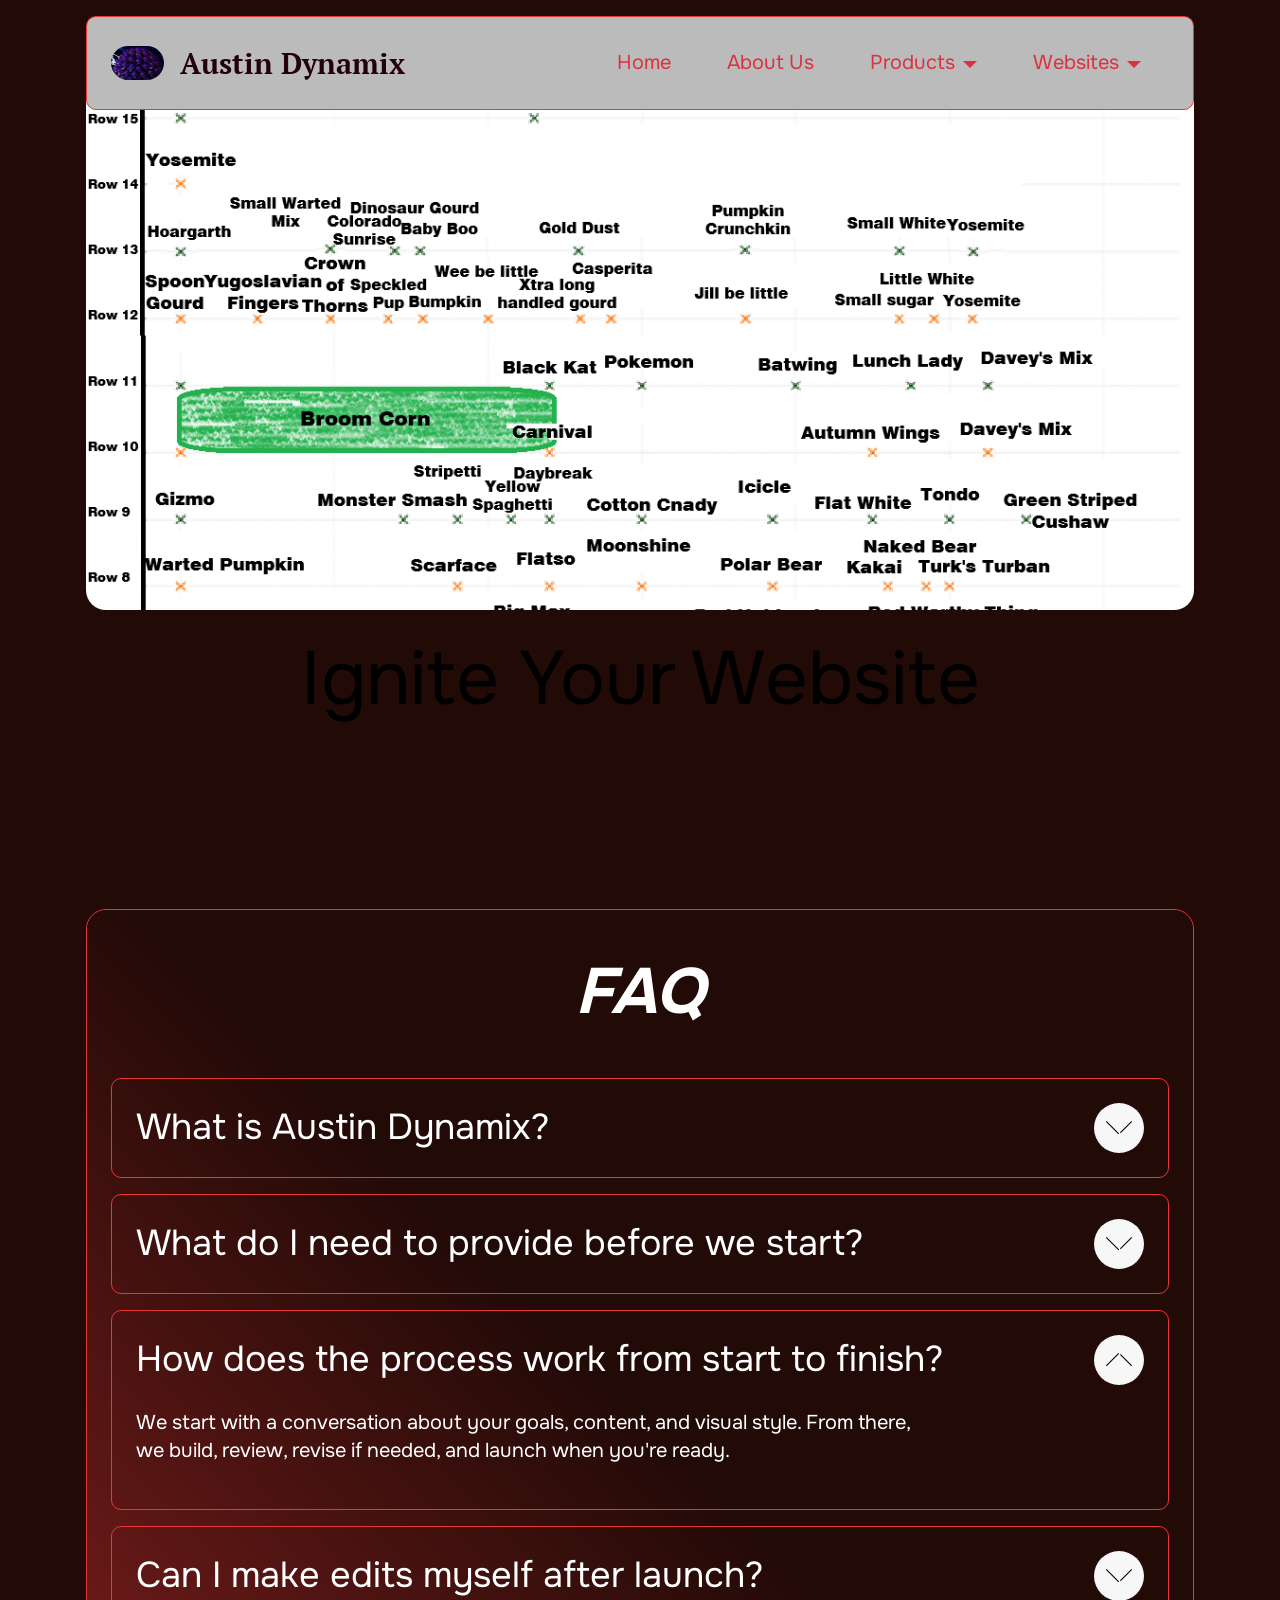
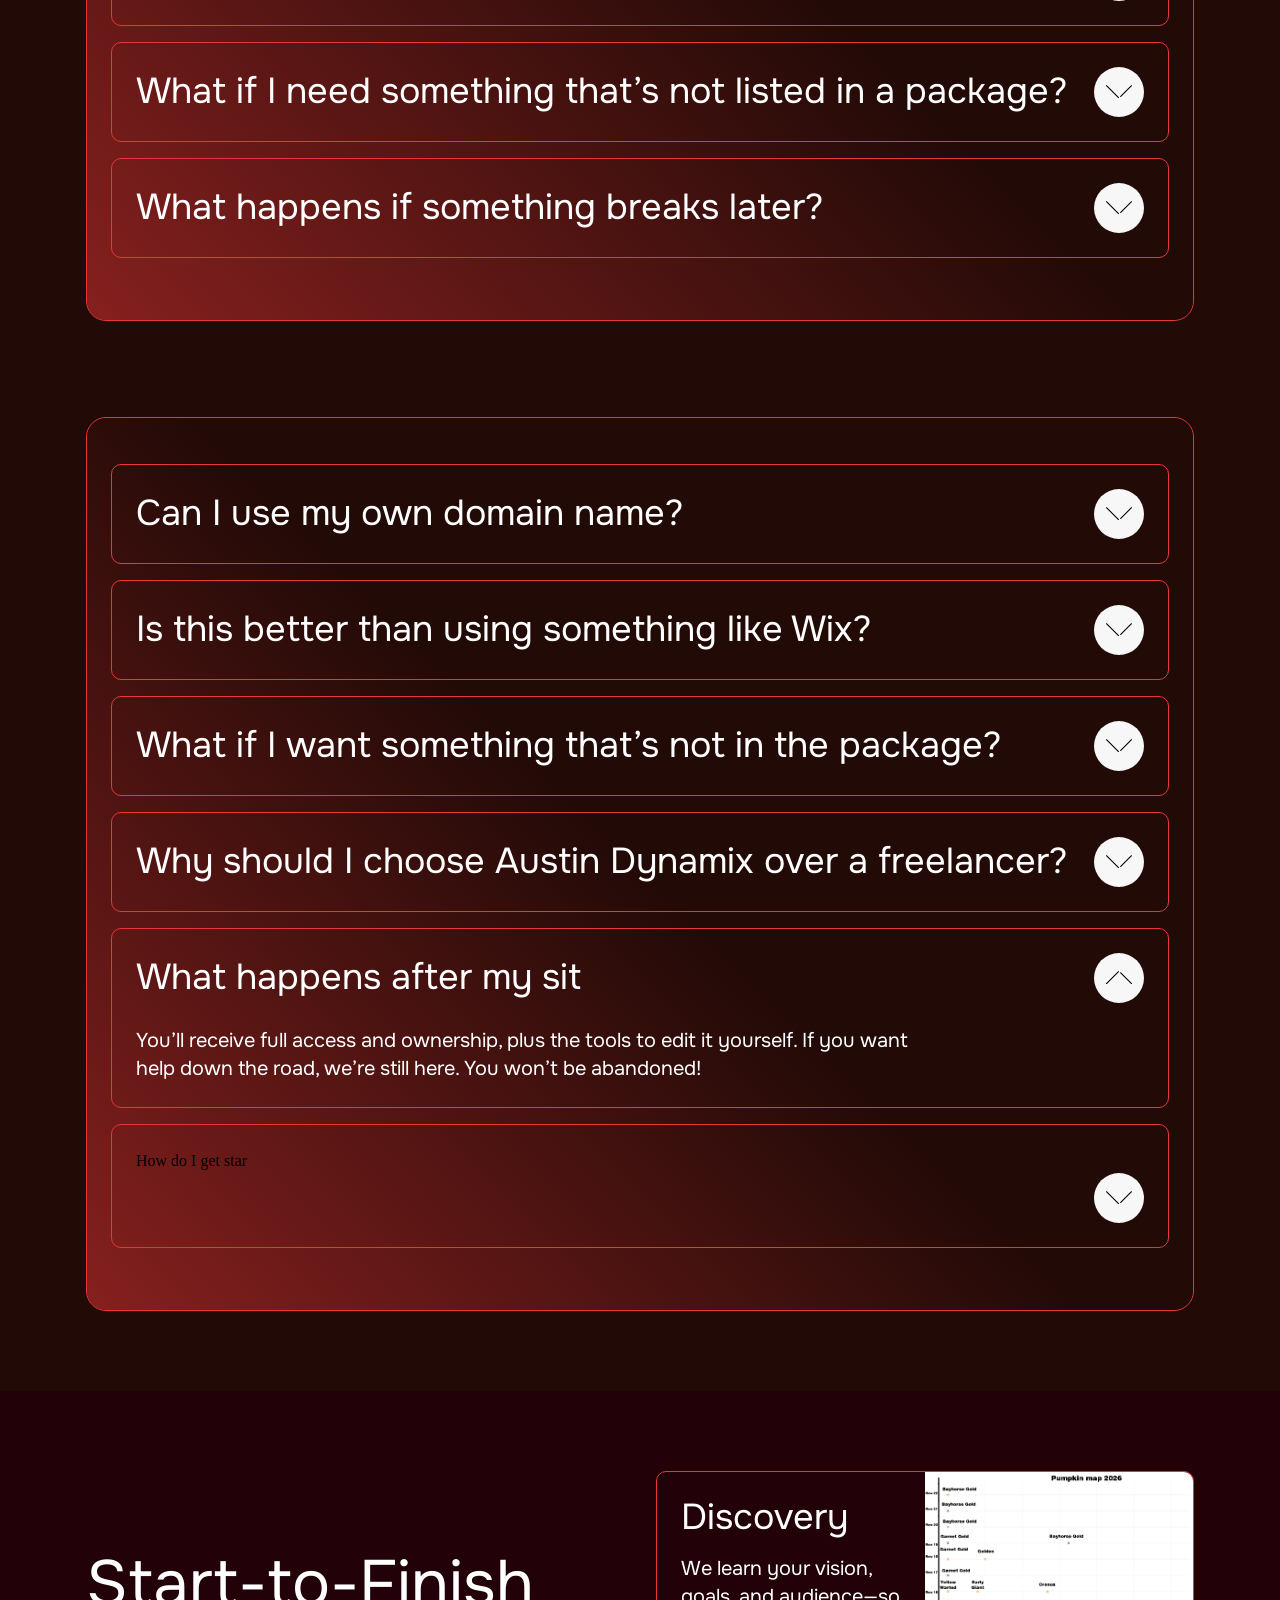
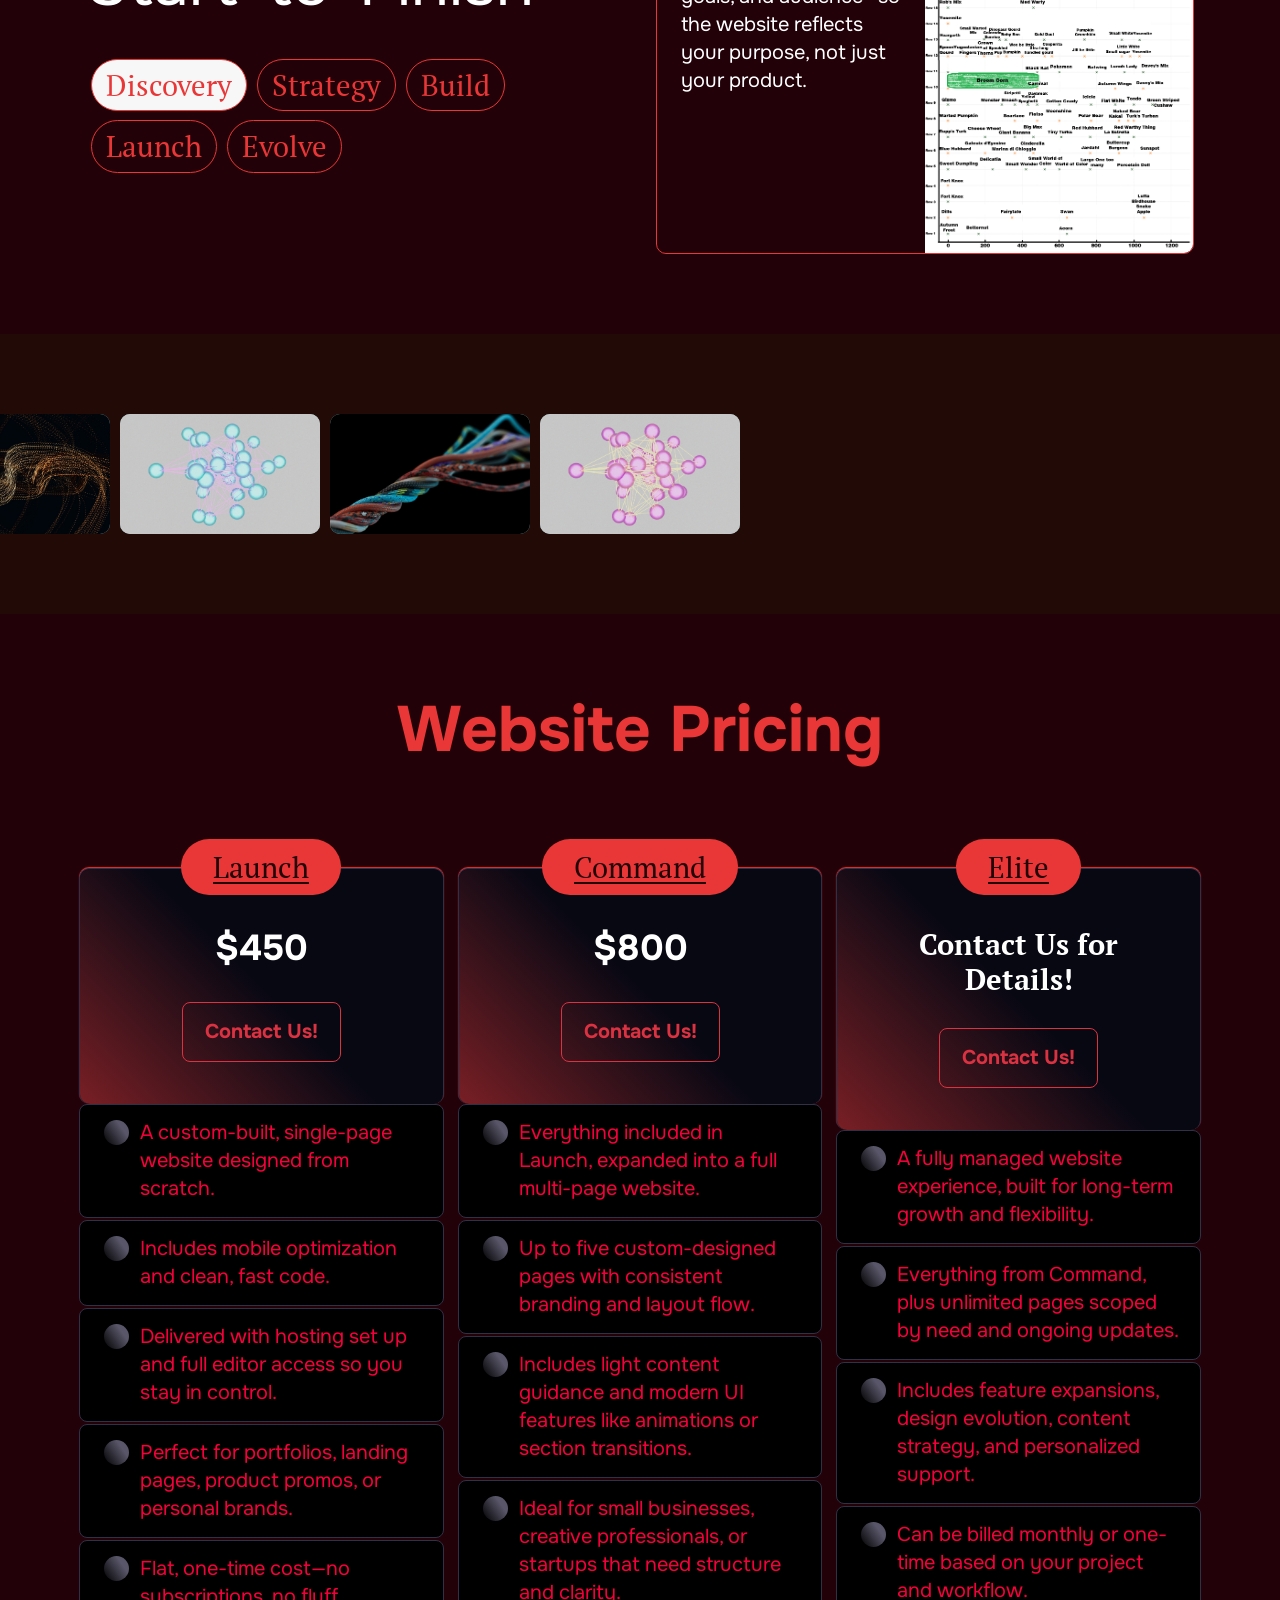
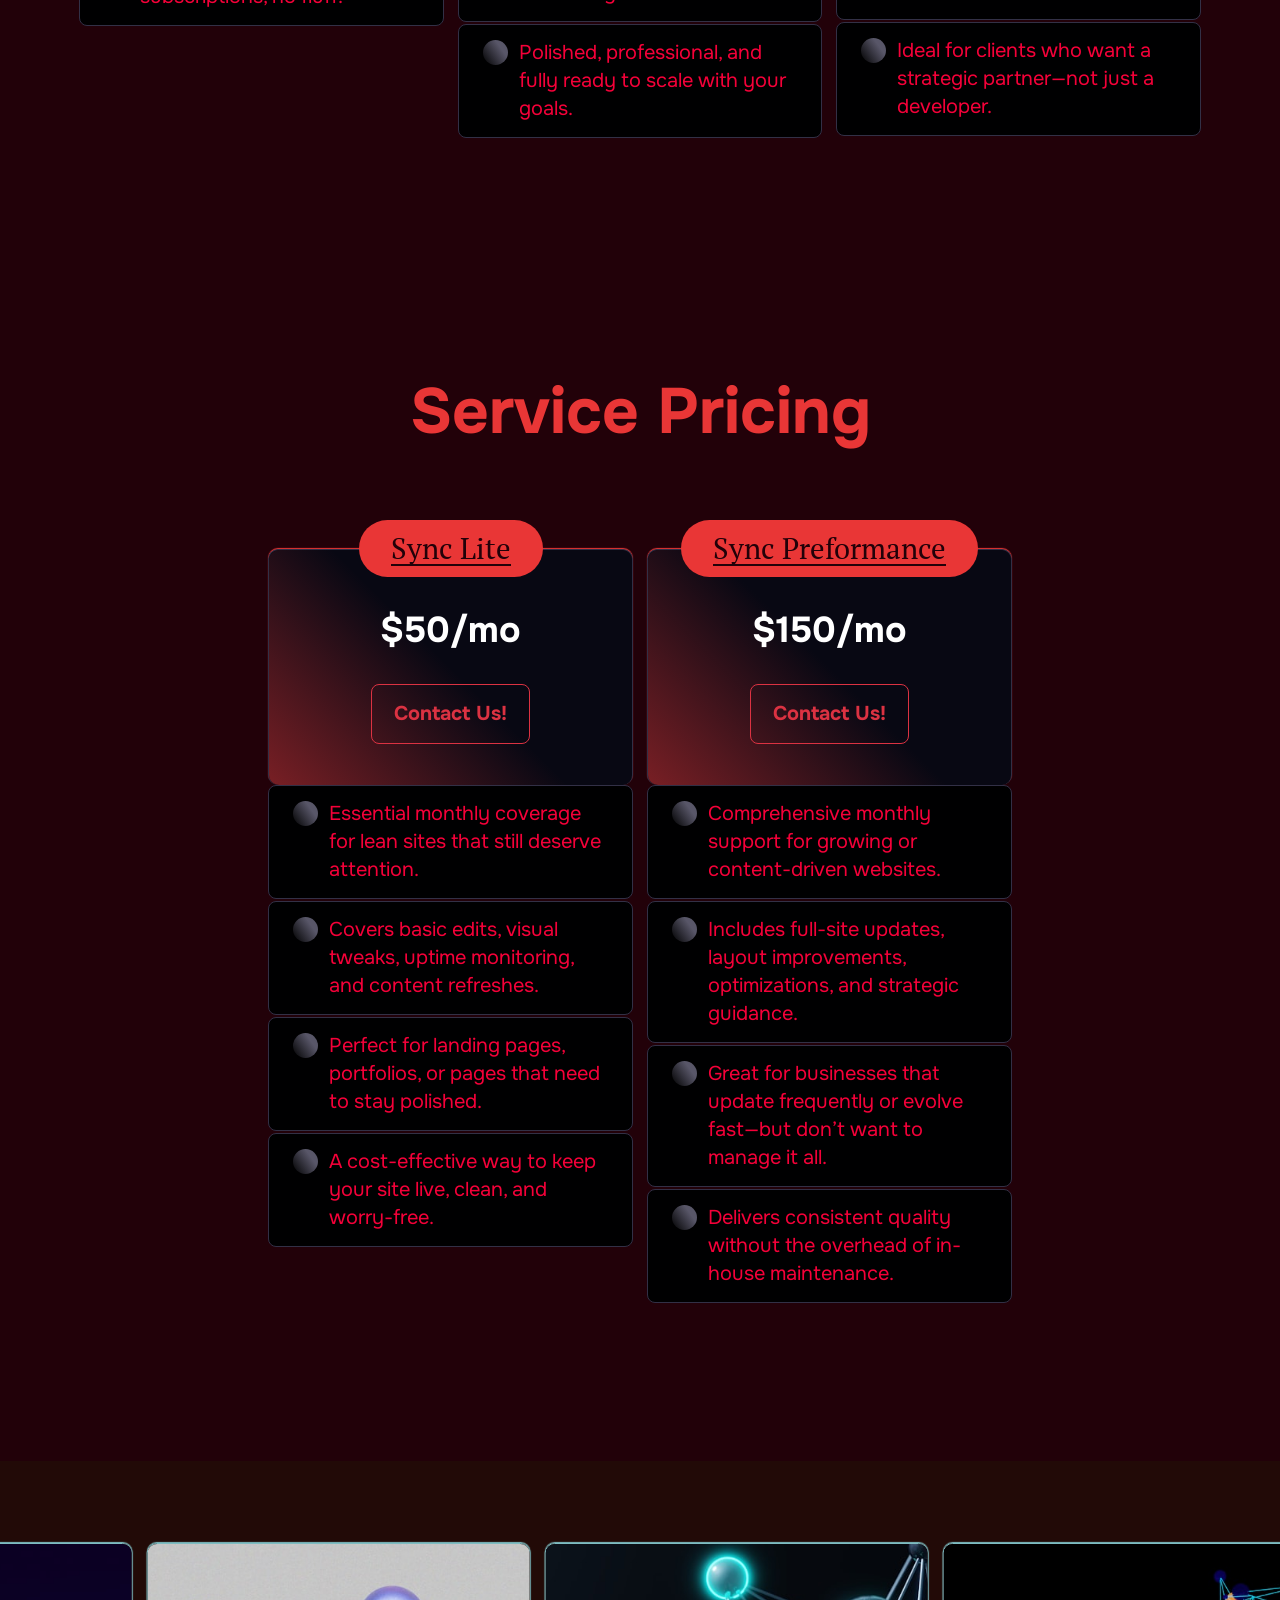
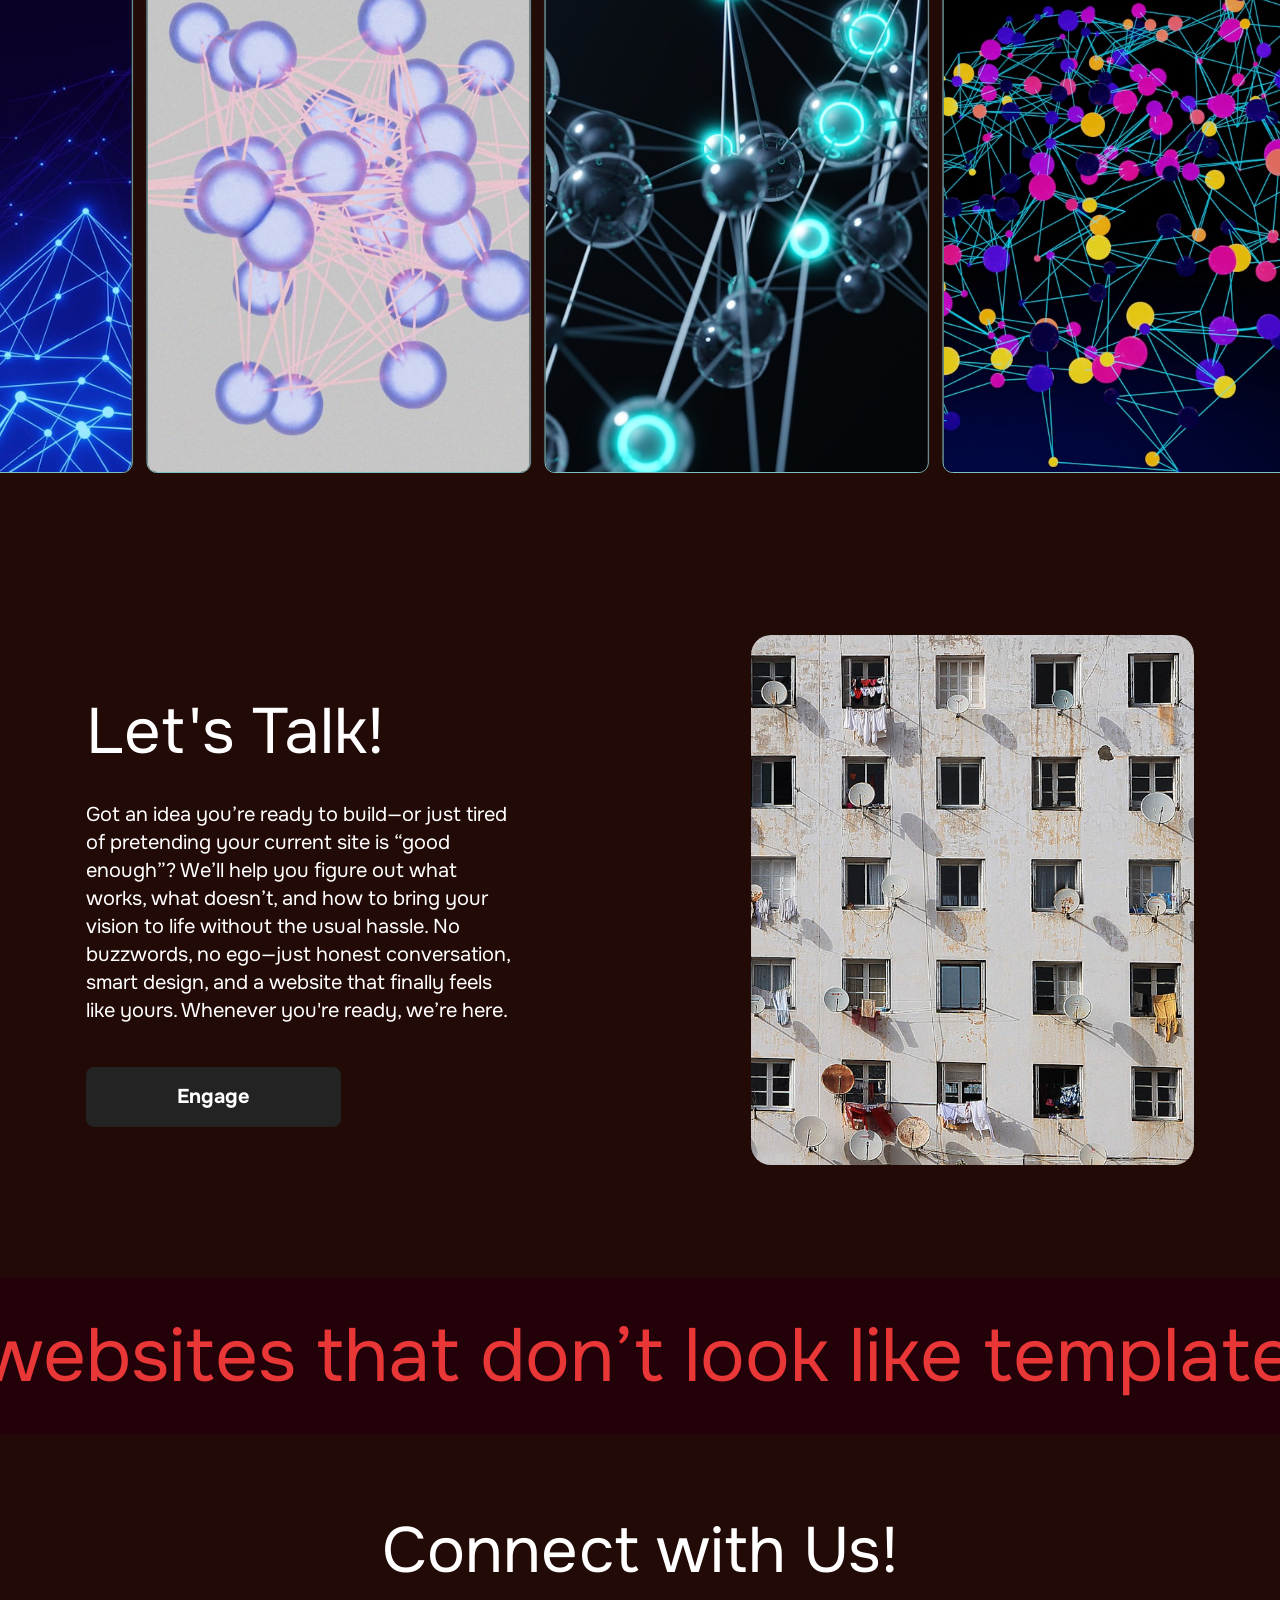
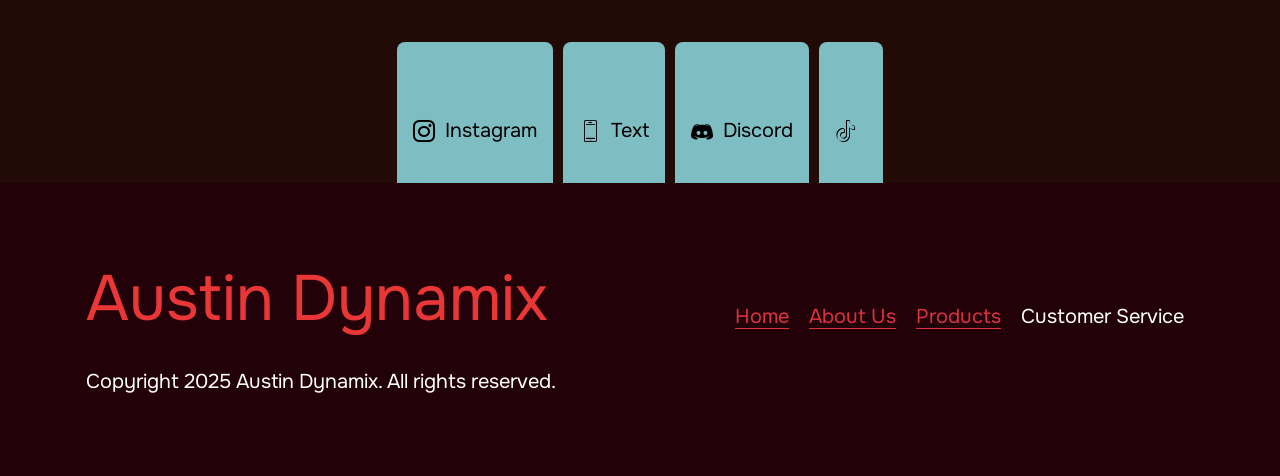
<file: index.html>
<html data-iframe-content="true" class="desktop mbr-site-loaded"><head>
        <style>
          html[data-iframe-content="true"], body[data-iframe-content="true"] {
            background: inherit !important;
            color: inherit !important;
            font-family: inherit !important;
            margin: inherit !important;
            padding: inherit !important;
            overflow: inherit !important;
            min-height: inherit !important;
          }
        </style>
      
        <style>
          html[data-iframe-content="true"], body[data-iframe-content="true"] {
            background: inherit !important;
            color: inherit !important;
            font-family: inherit !important;
            margin: inherit !important;
            padding: inherit !important;
            overflow: inherit !important;
            min-height: inherit !important;
          }
        </style>
      
        <style>
          html[data-iframe-content="true"], body[data-iframe-content="true"] {
            background: inherit !important;
            color: inherit !important;
            font-family: inherit !important;
            margin: inherit !important;
            padding: inherit !important;
            overflow: inherit !important;
            min-height: inherit !important;
          }
        </style>
      
        <style>
          html[data-iframe-content="true"], body[data-iframe-content="true"] {
            background: inherit !important;
            color: inherit !important;
            font-family: inherit !important;
            margin: inherit !important;
            padding: inherit !important;
            overflow: inherit !important;
            min-height: inherit !important;
          }
        </style>
      
        <style>
          html[data-iframe-content="true"], body[data-iframe-content="true"] {
            background: inherit !important;
            color: inherit !important;
            font-family: inherit !important;
            margin: inherit !important;
            padding: inherit !important;
            overflow: inherit !important;
            min-height: inherit !important;
          }
        </style>
      
        <style>
          html[data-iframe-content="true"], body[data-iframe-content="true"] {
            background: inherit !important;
            color: inherit !important;
            font-family: inherit !important;
            margin: inherit !important;
            padding: inherit !important;
            overflow: inherit !important;
            min-height: inherit !important;
          }
        </style>
      
        <style>
          html[data-iframe-content="true"], body[data-iframe-content="true"] {
            background: inherit !important;
            color: inherit !important;
            font-family: inherit !important;
            margin: inherit !important;
            padding: inherit !important;
            overflow: inherit !important;
            min-height: inherit !important;
          }
        </style>
      
        <style>
          html[data-iframe-content="true"], body[data-iframe-content="true"] {
            background: inherit !important;
            color: inherit !important;
            font-family: inherit !important;
            margin: inherit !important;
            padding: inherit !important;
            overflow: inherit !important;
            min-height: inherit !important;
          }
        </style>
      
        <style>
          html[data-iframe-content="true"], body[data-iframe-content="true"] {
            background: inherit !important;
            color: inherit !important;
            font-family: inherit !important;
            margin: inherit !important;
            padding: inherit !important;
            overflow: inherit !important;
            min-height: inherit !important;
          }
        </style>
      
        <style>
          html[data-iframe-content="true"], body[data-iframe-content="true"] {
            background: inherit !important;
            color: inherit !important;
            font-family: inherit !important;
            margin: inherit !important;
            padding: inherit !important;
            overflow: inherit !important;
            min-height: inherit !important;
          }
        </style>
      
        <style>
          html[data-iframe-content="true"], body[data-iframe-content="true"] {
            background: inherit !important;
            color: inherit !important;
            font-family: inherit !important;
            margin: inherit !important;
            padding: inherit !important;
            overflow: inherit !important;
            min-height: inherit !important;
          }
        </style>
      
        <style>
          html[data-iframe-content="true"], body[data-iframe-content="true"] {
            background: inherit !important;
            color: inherit !important;
            font-family: inherit !important;
            margin: inherit !important;
            padding: inherit !important;
            overflow: inherit !important;
            min-height: inherit !important;
          }
        </style>
      
        <style>
          html[data-iframe-content="true"], body[data-iframe-content="true"] {
            background: inherit !important;
            color: inherit !important;
            font-family: inherit !important;
            margin: inherit !important;
            padding: inherit !important;
            overflow: inherit !important;
            min-height: inherit !important;
          }
        </style>
      
        <style>
          html[data-iframe-content="true"], body[data-iframe-content="true"] {
            background: inherit !important;
            color: inherit !important;
            font-family: inherit !important;
            margin: inherit !important;
            padding: inherit !important;
            overflow: inherit !important;
            min-height: inherit !important;
          }
        </style>
      
        <style>
          html[data-iframe-content="true"], body[data-iframe-content="true"] {
            background: inherit !important;
            color: inherit !important;
            font-family: inherit !important;
            margin: inherit !important;
            padding: inherit !important;
            overflow: inherit !important;
            min-height: inherit !important;
          }
        </style>
      
        <style>
          html[data-iframe-content="true"], body[data-iframe-content="true"] {
            background: inherit !important;
            color: inherit !important;
            font-family: inherit !important;
            margin: inherit !important;
            padding: inherit !important;
            overflow: inherit !important;
            min-height: inherit !important;
          }
        </style>
      
        <style>
          html[data-iframe-content="true"], body[data-iframe-content="true"] {
            background: inherit !important;
            color: inherit !important;
            font-family: inherit !important;
            margin: inherit !important;
            padding: inherit !important;
            overflow: inherit !important;
            min-height: inherit !important;
          }
        </style>
      
        <style>
          html[data-iframe-content="true"], body[data-iframe-content="true"] {
            background: inherit !important;
            color: inherit !important;
            font-family: inherit !important;
            margin: inherit !important;
            padding: inherit !important;
            overflow: inherit !important;
            min-height: inherit !important;
          }
        </style>
      
        <style>
          html[data-iframe-content="true"], body[data-iframe-content="true"] {
            background: inherit !important;
            color: inherit !important;
            font-family: inherit !important;
            margin: inherit !important;
            padding: inherit !important;
            overflow: inherit !important;
            min-height: inherit !important;
          }
        </style>
      
        <style>
          html[data-iframe-content="true"], body[data-iframe-content="true"] {
            background: inherit !important;
            color: inherit !important;
            font-family: inherit !important;
            margin: inherit !important;
            padding: inherit !important;
            overflow: inherit !important;
            min-height: inherit !important;
          }
        </style>
      
        <style>
          html[data-iframe-content="true"], body[data-iframe-content="true"] {
            background: inherit !important;
            color: inherit !important;
            font-family: inherit !important;
            margin: inherit !important;
            padding: inherit !important;
            overflow: inherit !important;
            min-height: inherit !important;
          }
        </style>
      
        <style>
          html[data-iframe-content="true"], body[data-iframe-content="true"] {
            background: inherit !important;
            color: inherit !important;
            font-family: inherit !important;
            margin: inherit !important;
            padding: inherit !important;
            overflow: inherit !important;
            min-height: inherit !important;
          }
        </style>
      
  
  <meta charset="UTF-8">
  <meta http-equiv="X-UA-Compatible" content="IE=edge">
  
  <meta name="viewport" content="width=device-width, initial-scale=1, minimum-scale=1">
  <link rel="shortcut icon" href="https://static.wixstatic.com/media/ce4dee_e0b42e5541f34dd48d13252fb917d1ea%7Emv2.png/v1/fill/w_192%2Ch_192%2Clg_1%2Cusm_0.66_1.00_0.01/ce4dee_e0b42e5541f34dd48d13252fb917d1ea%7Emv2.png" type="image/x-icon">
  <meta name="description" content="">
  
  
  <title>Austin Dynamix</title>
  <link rel="stylesheet" href="assets/web/assets/mobirise-icons2/mobirise2.css">
  <link rel="stylesheet" href="assets/web/assets/mobirise-icons/mobirise-icons.css">
  <link rel="stylesheet" href="assets/bootstrap/css/bootstrap.min.css">
  <link rel="stylesheet" href="assets/bootstrap/css/bootstrap-grid.min.css">
  <link rel="stylesheet" href="assets/bootstrap/css/bootstrap-reboot.min.css">
  <link rel="stylesheet" href="assets/dropdown/css/style.css">
  <link rel="stylesheet" href="assets/socicon/css/styles.css">
  <link rel="stylesheet" href="assets/theme/css/style.css">
  <link rel="stylesheet" href="https://fonts.googleapis.com/css2?family=Onest:wght@400;700&amp;display=swap&amp;display=swap" as="style" onload="this.onload=null;this.rel='stylesheet'">
  <noscript>&amp;amp;amp;amp;amp;amp;amp;amp;amp;amp;amp;amp;amp;amp;amp;amp;amp;amp;amp;amp;lt;link rel="stylesheet" href="https://fonts.googleapis.com/css2?family=Onest:wght@400;700&amp;amp;amp;amp;amp;amp;amp;amp;amp;amp;amp;amp;amp;amp;amp;amp;amp;amp;amp;amp;amp;display=swap&amp;amp;amp;amp;amp;amp;amp;amp;amp;amp;amp;amp;amp;amp;amp;amp;amp;amp;amp;amp;amp;display=swap"&amp;amp;amp;amp;amp;amp;amp;amp;amp;amp;amp;amp;amp;amp;amp;amp;amp;amp;amp;amp;gt;</noscript>
  <link rel="stylesheet" href="https://fonts.googleapis.com/css?family=PT+Serif:400,400i,700,700i&amp;display=swap" as="style" onload="this.onload=null;this.rel='stylesheet'">
  <noscript>&amp;amp;amp;amp;amp;amp;amp;amp;amp;amp;amp;amp;amp;amp;amp;amp;amp;amp;amp;amp;lt;link rel="stylesheet" href="https://fonts.googleapis.com/css?family=PT+Serif:400,400i,700,700i&amp;amp;amp;amp;amp;amp;amp;amp;amp;amp;amp;amp;amp;amp;amp;amp;amp;amp;amp;amp;amp;display=swap"&amp;amp;amp;amp;amp;amp;amp;amp;amp;amp;amp;amp;amp;amp;amp;amp;amp;amp;amp;amp;gt;</noscript>
  <link rel="preload" as="style" href="assets/mobirise/css/mbr-additional.css?v=OehXjs"><link rel="stylesheet" href="assets/mobirise/css/mbr-additional.css?v=OehXjs" type="text/css">

  
  
  
<style data-editor="yes">
    .dormant {
      display: none !important;
      visibility: hidden !important;
      opacity: 0 !important;
      pointer-events: none !important;
      height: 0 !important;
      width: 0 !important;
      overflow: hidden !important;
    }
    .dormant-revealed {
      opacity: 0.3 !important;
      pointer-events: auto !important;
      outline: 2px dotted #e67e22 !important;
      background: #fffbe6 !important;
      color: #e67e22 !important;
      cursor: pointer !important;
    }
    .editable-form-embed {
      width: 100% !important;
      height: 500px;
      display: block;
      border: none;
      margin: 0;
      padding: 0;
      box-sizing: border-box;
    }
    .iframe-wrapper {
      position: relative;
      display: inline-block;
      overflow: hidden;
    }
    .iframe-overlay {
      position: absolute;
      top: 0; left: 0;
      width: 100%; height: 100%;
      background: transparent;
      z-index: 1000;
      cursor: pointer;
    }</style></head>
<body data-iframe-content="true" data-new-gr-c-s-check-loaded="8.932.0" data-gr-ext-installed="">
  
  <section data-bs-version="5.1" class="menu menu01 tradem5 cid-uSG4uDA5SI" once="menu" id="menu-1-uSG4uDA5SI">
    

    <div class="container">
        <nav class="navbar navbar-dropdown navbar-expand-lg">
            <div class="menu-container">
                <div class="navbar-brand">
				<span class="navbar-logo">
					<a href="#">
						<img src="assets/images/background1.jpg" alt="" style="height: 2.1rem;">
					</a>
				</span>
                    <span class="navbar-caption-wrap"><a class="navbar-caption text-primary display-7" href="index.html">Austin Dynamix</a></span>
                </div>
                <button class="navbar-toggler" type="button" data-toggle="collapse" data-bs-toggle="collapse" data-target="#navbarSupportedContent" data-bs-target="#navbarSupportedContent" aria-controls="navbarNavAltMarkup" aria-expanded="false" aria-label="Toggle navigation">
                    <div class="hamburger">
                        <span></span>
                        <span></span>
                        <span></span>
                        <span></span>
                    </div>
                </button>
                <div class="collapse navbar-collapse" id="navbarSupportedContent">
                    <ul class="navbar-nav nav-dropdown nav-right" data-app-modern-menu="true"><li class="nav-item">
                            <a class="nav-link link text-danger display-4" href="index.html">Home</a>
                        </li>
                        <li class="nav-item">
                            <a class="nav-link link text-danger text-primary display-4" href="about.html" aria-expanded="false">About Us</a>
                        </li><li class="nav-item dropdown"><a class="nav-link link dropdown-toggle text-danger display-4" href="#" data-toggle="dropdown-submenu" data-bs-toggle="dropdown" data-bs-auto-close="outside" aria-expanded="false">Products</a><div class="dropdown-menu" aria-labelledby="dropdown-279" data-bs-popper="none"><div class="dropdown"><a class="dropdown-item dropdown-toggle text-danger display-4" href="#" data-toggle="dropdown-submenu" data-bs-toggle="dropdown" data-bs-auto-close="outside" aria-expanded="false">Websites</a><div class="dropdown-menu dropdown-submenu" aria-labelledby="dropdown-409" data-bs-popper="none"><a class="show dropdown-item text-danger text-primary display-4" href="launch.html">Launch</a><a class="show dropdown-item text-danger text-primary display-4" href="command.html">Command</a><a class="show dropdown-item text-danger text-primary display-4" href="elite.html">Elite</a></div></div><div class="dropdown"><a class="dropdown-item dropdown-toggle text-danger display-4" href="#" data-toggle="dropdown-submenu" data-bs-toggle="dropdown" data-bs-auto-close="outside" aria-expanded="false">Service</a><div class="dropdown-menu dropdown-submenu" aria-labelledby="dropdown-258"><a class="show dropdown-item text-danger text-primary display-4" href="sync-lite.html">Sync Lite</a><a class="show dropdown-item text-danger text-primary display-4" href="sync-performance.html">Sync Prefomance</a></div></div></div></li>
                        <li class="nav-item dropdown">
                            <a class="nav-link link dropdown-toggle text-danger display-4" href="#" data-toggle="dropdown-submenu" data-bs-toggle="dropdown" data-bs-auto-close="outside" aria-expanded="true">Websites</a><div class="dropdown-menu" aria-labelledby="dropdown-887"><a class="dropdown-item text-danger display-4" href="#">Lawncare</a><a class="dropdown-item text-danger display-4" href="#">Fast Food</a></div>
                        </li>
                        <li class="nav-item dropdown">
                            <a class="nav-link link dropdown-toggle text-danger display-4 dormant" data-toggle="dropdown-submenu" data-bs-toggle="dropdown" data-bs-auto-close="outside" aria-expanded="false" data-original-href="#" data-original-text="Contact"></a><div class="dropdown-menu" aria-labelledby="dropdown-238"><a class="dropdown-item text-danger display-4" href="#">Current Customers</a><a class="dropdown-item text-danger display-4" href="#">New Customers</a></div>
                        </li></ul>
                    
                    
                </div>
            </div>
        </nav>
    </div>
</section>

<section data-bs-version="5.1" class="header02 tradem5 cid-uSG4uE4gRA" id="hero-2-uSG4uE4gRA">
    

    
    

    <div class="container">
        <div class="row items-wrap">
            <div class="col-12 card">
                <div class="content-wrapper">
                    <div class="image-wrapper">
                        <img src="https://will292929.github.io/test6/images/img_1754367801664_pumpkins.png" alt="Austin Dynamix" data-image-file="images/img_1754367801664_pumpkins.png">
                    </div>
                    <h2 class="mbr-section-title mbr-fonts-style display-1">Ignite Your Website</h2>
                    <div class="text-wrapper">
                        
                    </div>
                    
                </div>
            </div>
        </div>
    </div>
</section>

<section data-bs-version="5.1" class="list01 tradem5 cid-uSG4uEzuJt" id="faq-1-uSG4uEzuJt">
    

    
    

    <div class="container">
        <div class="row">
            <div class="col-12">
                <div class="content-wrapper">
                    <h2 class="mbr-section-title mbr-fonts-style display-2"><em><strong>FAQ</strong></em></h2>
                    <div id="bootstrap-accordion_7" class="panel-group accordionStyles accordion" role="tablist" aria-multiselectable="true">
                        <div class="card">
                            <div class="card-header" role="tab" id="headingOne">
                                <a role="button" class="panel-title collapsed" data-toggle="collapse" data-bs-toggle="collapse" data-core="" href="#collapse1_7" aria-expanded="false" aria-controls="collapse1">
                                    <h4 class="panel-title-edit mbr-fonts-style display-5">What is Austin Dynamix?</h4>
                                    <div class="icon-wrapper">
                                        <span class="sign mbr-iconfont mobi-mbri-plus mobi-mbri mbri-arrow-down"></span>
                                    </div>
                                </a>
                            </div>
                            <div id="collapse1_7" class="panel-collapse noScroll collapse" role="tabpanel" aria-labelledby="headingOne" data-parent="#accordion" data-bs-parent="#bootstrap-accordion_7">
                                <div class="panel-body">
                                    <p class="panel-text mbr-fonts-style display-4">Austin Dynamix is a small, hands-on web team focused on helping people build websites that actually work for them. We keep things simple, personal, and direct: no salespeople, no tech overwhelm—just smart design, clean builds, and real support from the same people who build your site.</p>
                                </div>
                            </div>
                        </div>
                        <div class="card">
                            <div class="card-header" role="tab" id="headingTwo">
                                <a role="button" class="panel-title collapsed" data-toggle="collapse" data-bs-toggle="collapse" data-core="" href="#collapse2_7" aria-expanded="false" aria-controls="collapse2">
                                    <h4 class="panel-title-edit mbr-fonts-style display-5">What do I need to provide before we start?</h4>
                                    <div class="icon-wrapper">
                                        <span class="sign mbr-iconfont mobi-mbri-plus mobi-mbri mbri-arrow-down"></span>
                                    </div>
                                </a>
                            </div>
                            <div id="collapse2_7" class="panel-collapse noScroll collapse" role="tabpanel" aria-labelledby="headingTwo" data-parent="#accordion" data-bs-parent="#bootstrap-accordion_7">
                                <div class="panel-body">
                                    <p class="panel-text mbr-fonts-style display-4">Usually just your content (text, images, and logo if you have one). If you’re not sure, we’ll walk you through it step by step.</p>
                                </div>
                            </div>
                        </div>
                        <div class="card">
                            <div class="card-header" role="tab" id="headingThree">
                                <a role="button" class="panel-title" data-toggle="collapse" data-bs-toggle="collapse" data-core="" href="#collapse3_7" aria-expanded="true" aria-controls="collapse3">
                                    <h4 class="panel-title-edit mbr-fonts-style display-5">How does the process work from start to finish?</h4>
                                    <div class="icon-wrapper">
                                        <span class="sign mbr-iconfont mobi-mbri-plus mobi-mbri mbri-arrow-up"></span>
                                    </div>
                                </a>
                            </div>
                            <div id="collapse3_7" class="panel-collapse noScroll collapse show" role="tabpanel" aria-labelledby="headingThree" data-parent="#accordion" data-bs-parent="#bootstrap-accordion_7" style="">
                                <div class="panel-body">
                                    <p class="panel-text mbr-fonts-style display-4">We start with a conversation about your goals, content, and visual style. From there, we build, review, revise if needed, and launch when you're ready.</p><div style="margin: 20px 0px; text-align: center;"><iframe src="https://docs.google.com/forms/d/e/1FAIpQLSebx5Cozwlh2lOhnttSBEOuH8IRihwQE7_ucNrhu00yuEH6Sw/viewform?embedded=true" style="width: 100%; height: 500px; border: medium; display: block; margin: 0px auto; box-sizing: border-box; max-width: 100%;" data-editor-src="https://docs.google.com/forms/d/e/1FAIpQLSebx5Cozwlh2lOhnttSBEOuH8IRihwQE7_ucNrhu00yuEH6Sw/viewform?embedded=true" class="dormant"></iframe></div>
                                </div>
                            </div>
                        </div>
                        <div class="card">
                            <div class="card-header" role="tab" id="headingFour">
                                <a role="button" class="panel-title collapsed" data-toggle="collapse" data-bs-toggle="collapse" data-core="" href="#collapse4_7" aria-expanded="false" aria-controls="collapse4">
                                    <h4 class="panel-title-edit mbr-fonts-style display-5">Can I make edits myself after launch?</h4>
                                    <div class="icon-wrapper">
                                        <span class="sign mbr-iconfont mobi-mbri-plus mobi-mbri mbri-arrow-down"></span>
                                    </div>
                                </a>
                            </div>
                            <div id="collapse4_7" class="panel-collapse noScroll collapse" role="tabpanel" aria-labelledby="headingFour" data-parent="#accordion" data-bs-parent="#bootstrap-accordion_7">
                                <div class="panel-body">
                                    <p class="panel-text mbr-fonts-style display-4">Yes. Every site is delivered with editor access, so you can update content, images, and links without touching code. Or, if you prefer, you can stay on a Sync plan and we’ll handle it for you.</p>
                                </div>
                            </div>
                        </div>
                        <div class="card">
                            <div class="card-header" role="tab" id="headingFive">
                                <a role="button" class="panel-title collapsed" data-toggle="collapse" data-bs-toggle="collapse" data-core="" href="#collapse5_7" aria-expanded="false" aria-controls="collapse5">
                                    <h4 class="panel-title-edit mbr-fonts-style display-5">What if I need something that’s not listed in a package?</h4>
                                    <div class="icon-wrapper">
                                        <span class="sign mbr-iconfont mobi-mbri-plus mobi-mbri mbri-arrow-down"></span>
                                    </div>
                                </a>
                            </div>
                            <div id="collapse5_7" class="panel-collapse noScroll collapse" role="tabpanel" aria-labelledby="headingFive" data-parent="#accordion" data-bs-parent="#bootstrap-accordion_7">
                                <div class="panel-body">
                                    <p class="panel-text mbr-fonts-style display-4">No problem. We can customize any package or quote a one-off solution depending on what you need—just reach out.</p>
                                </div>
                            </div>
                        </div>
                        <div class="card">
                            <div class="card-header" role="tab" id="headingSix">
                                <a role="button" class="panel-title collapsed" data-toggle="collapse" data-bs-toggle="collapse" data-core="" href="#collapse6_7" aria-expanded="false" aria-controls="collapse6">
                                    <h4 class="panel-title-edit mbr-fonts-style display-5">What happens if something breaks later?</h4>
                                    <div class="icon-wrapper">
                                        <span class="sign mbr-iconfont mobi-mbri-plus mobi-mbri mbri-arrow-down"></span>
                                    </div>
                                </a>
                            </div>
                            <div id="collapse6_7" class="panel-collapse noScroll collapse" role="tabpanel" aria-labelledby="headingSix" data-parent="#accordion" data-bs-parent="#bootstrap-accordion_7">
                                <div class="panel-body">
                                    <p class="panel-text mbr-fonts-style display-4">If it’s something we built and it breaks, we’ll fix it—no charge. If the issue is outside our scope, we’ll still take a look and offer a clear solution at a fair, agreed-upon rate.</p>
                                </div>
                            </div>
                        </div>
                    </div>
                </div>
            </div>
        </div>
    </div>
</section>

<section data-bs-version="5.1" class="list01 tradem5 cid-uSJubHg4ZI" id="list01-b">
    

    
    

    <div class="container">
        <div class="row">
            <div class="col-12">
                <div class="content-wrapper">
                    
                    <div id="bootstrap-accordion_8" class="panel-group accordionStyles accordion" role="tablist" aria-multiselectable="true">
                        <div class="card">
                            <div class="card-header" role="tab" id="headingOne">
                                <a role="button" class="panel-title collapsed" data-toggle="collapse" data-bs-toggle="collapse" data-core="" href="#collapse1_8" aria-expanded="false" aria-controls="collapse1">
                                    <h4 class="panel-title-edit mbr-fonts-style display-5">Can I use my own domain name?</h4>
                                    <div class="icon-wrapper">
                                        <span class="sign mbr-iconfont mobi-mbri-plus mobi-mbri mbri-arrow-down"></span>
                                    </div>
                                </a>
                            </div>
                            <div id="collapse1_8" class="panel-collapse noScroll collapse" role="tabpanel" aria-labelledby="headingOne" data-parent="#accordion" data-bs-parent="#bootstrap-accordion_8">
                                <div class="panel-body">
                                    <p class="panel-text mbr-fonts-style display-4">Yes! If you already have a domain, we’ll connect it for you. If you don’t, we’ll take care of the process of registering one for you. Just note that domain providers (like GoDaddy, Namecheap, etc.) charge a separate annual fee—outside of our control—but we’ll make sure to set it up correctly for you.</p>
                                </div>
                            </div>
                        </div>
                        <div class="card">
                            <div class="card-header" role="tab" id="headingTwo">
                                <a role="button" class="panel-title collapsed" data-toggle="collapse" data-bs-toggle="collapse" data-core="" href="#collapse2_8" aria-expanded="false" aria-controls="collapse2">
                                    <h4 class="panel-title-edit mbr-fonts-style display-5">Is this better than using something like Wix?</h4>
                                    <div class="icon-wrapper">
                                        <span class="sign mbr-iconfont mobi-mbri-plus mobi-mbri mbri-arrow-down"></span>
                                    </div>
                                </a>
                            </div>
                            <div id="collapse2_8" class="panel-collapse noScroll collapse" role="tabpanel" aria-labelledby="headingTwo" data-parent="#accordion" data-bs-parent="#bootstrap-accordion_8">
                                <div class="panel-body">
                                    <p class="panel-text mbr-fonts-style display-4">If you're looking for a quick template, those platforms work. But if you want a site that's custom, clean, fast, and fully yours—with real support behind it—you’ll get a lot more value here. No hidden platform fees, no design limitations, and no dealing with generic templates. Plus, we'll be here with you every step of the way!</p>
                                </div>
                            </div>
                        </div>
                        <div class="card">
                            <div class="card-header" role="tab" id="headingThree">
                                <a role="button" class="panel-title collapsed" data-toggle="collapse" data-bs-toggle="collapse" data-core="" href="#collapse3_8" aria-expanded="false" aria-controls="collapse3">
                                    <h4 class="panel-title-edit mbr-fonts-style display-5">What if I want something that’s not in the package?</h4>
                                    <div class="icon-wrapper">
                                        <span class="sign mbr-iconfont mobi-mbri-plus mobi-mbri mbri-arrow-down"></span>
                                    </div>
                                </a>
                            </div>
                            <div id="collapse3_8" class="panel-collapse noScroll collapse" role="tabpanel" aria-labelledby="headingThree" data-parent="#accordion" data-bs-parent="#bootstrap-accordion_8">
                                <div class="panel-body">
                                    <p class="panel-text mbr-fonts-style display-4">No problem. We can quote custom features, extra pages, or advanced design as needed. Just ask, we're flexible!</p>
                                </div>
                            </div>
                        </div>
                        <div class="card">
                            <div class="card-header" role="tab" id="headingFour">
                                <a role="button" class="panel-title collapsed" data-toggle="collapse" data-bs-toggle="collapse" data-core="" href="#collapse4_8" aria-expanded="false" aria-controls="collapse4">
                                    <h4 class="panel-title-edit mbr-fonts-style display-5">Why should I choose Austin Dynamix over a freelancer?</h4>
                                    <div class="icon-wrapper">
                                        <span class="sign mbr-iconfont mobi-mbri-plus mobi-mbri mbri-arrow-down"></span>
                                    </div>
                                </a>
                            </div>
                            <div id="collapse4_8" class="panel-collapse noScroll collapse" role="tabpanel" aria-labelledby="headingFour" data-parent="#accordion" data-bs-parent="#bootstrap-accordion_8">
                                <div class="panel-body">
                                    <p class="panel-text mbr-fonts-style display-4">You get direct access to the people actually building your site. We're small, fast, personal, and focused on quality. At an affordable cost. That means your project gets more attention and better results.</p>
                                </div>
                            </div>
                        </div>
                        <div class="card">
                            <div class="card-header" role="tab" id="headingFive">
                                <a role="button" class="panel-title collapsed" data-toggle="collapse" data-bs-toggle="collapse" data-core="" href="#collapse5_8" aria-expanded="true" aria-controls="collapse5">
                                    <h4 class="panel-title-edit mbr-fonts-style display-5">What happens after my sit</h4>
                                    <div class="icon-wrapper">
                                        <span class="sign mbr-iconfont mobi-mbri-plus mobi-mbri mbri-arrow-up"></span>
                                    </div>
                                </a>
                            </div>
                            <div id="collapse5_8" class="panel-collapse noScroll collapse show" role="tabpanel" aria-labelledby="headingFive" data-parent="#accordion" data-bs-parent="#bootstrap-accordion_8" style="">
                                <div class="panel-body">
                                    <p class="panel-text mbr-fonts-style display-4">You’ll receive full access and ownership, plus the tools to edit it yourself. If you want help down the road, we’re still here. You won’t be abandoned!</p>
                                </div>
                            </div>
                        </div>
                        <div class="card">
                            <div class="card-header" role="tab" id="headingSix">How do I get star<a role="button" class="panel-title collapsed" data-toggle="collapse" data-bs-toggle="collapse" data-core="" href="#collapse6_8" aria-expanded="false" aria-controls="collapse6"><h4 class="panel-title-edit mbr-fonts-style display-5"></h4><div class="icon-wrapper"><span class="sign mbr-iconfont mobi-mbri-plus mobi-mbri mbri-arrow-down"></span></div></a></div>
                            <div id="collapse6_8" class="panel-collapse noScroll collapse" role="tabpanel" aria-labelledby="headingSix" data-parent="#accordion" data-bs-parent="#bootstrap-accordion_8" style="">
                                <div class="panel-body">
                                    <p class="panel-text mbr-fonts-style display-4">Simple—just reach out through the contact form. We’ll schedule a quick conversation to understand what you need, walk you through the options, and figure out the best fit. There’s no pressure, no jargon—just a real talk about what makes sense for your site. Once you're ready, we’ll guide you step by step.</p>
                                </div>
                            </div>
                        </div>
                    </div>
                </div>
            </div>
        </div>
    </div>
</section>

<section data-bs-version="5.1" class="tabs01 tabs tradem5 cid-uSG4uEKgMo" id="features-10-uSG4uEKgMo">
    

    
    

    <div class="container">
        <div class="row items-wrap">
            <div class="col-12 col-lg-6 card">
                <div class="content-wrapper">
                    <h2 class="mbr-section-title mbr-fonts-style display-2">Start-to-Finish</h2>
                    <div class="tabs-wrapper">
                        <ul class="nav nav-tabs" role="tablist">
                            <li class="nav-item first mbr-fonts-style"><a class="nav-link show mbr-fonts-style display-7 active" role="tab" data-toggle="tab" data-bs-toggle="tab" href="#features-10-uSG4uEKgMo_tab0" aria-selected="true">Discovery</a></li>
                            <li class="nav-item"><a class="nav-link mbr-fonts-style display-7" role="tab" data-toggle="tab" data-bs-toggle="tab" href="#features-10-uSG4uEKgMo_tab1" aria-selected="false">Strategy</a></li>
                            <li class="nav-item"><a class="nav-link mbr-fonts-style display-7" role="tab" data-toggle="tab" data-bs-toggle="tab" href="#features-10-uSG4uEKgMo_tab2" aria-selected="false">Build</a></li>
                            <li class="nav-item"><a class="nav-link mbr-fonts-style display-7" role="tab" data-toggle="tab" data-bs-toggle="tab" href="#features-10-uSG4uEKgMo_tab3" aria-selected="false">Launch</a></li>
                            <li class="nav-item"><a class="nav-link mbr-fonts-style display-7" role="tab" data-toggle="tab" data-bs-toggle="tab" href="#features-10-uSG4uEKgMo_tab4" aria-selected="true">Evolve</a></li>
                            
                        </ul>
                    </div>
                </div>
            </div>
            <div class="col-12 col-lg-6 card">
                <div class="tab-content">
                    <div id="features-10-uSG4uEKgMo_tab0" class="tab-pane in show active" role="tabpanel">
                        <div class="item-content">
                            <div class="text-wrapper">
                                <h4 class="item-title mbr-fonts-style display-5">Discovery</h4>
                                <div class="text-wrap">
                                    <p class="item-text mbr-fonts-style display-4">We learn your vision, goals, and audience—so the website reflects your purpose, not just your product.</p>
                                </div>
                            </div>
                            <div class="image-wrap">
                                <img src="https://will292929.github.io/test6/images/img_1754368019089_pumpkins.png" alt="" data-image-file="images/img_1754368019089_pumpkins.png">
                            </div>
                        </div>
                    </div>
                    <div id="features-10-uSG4uEKgMo_tab1" class="tab-pane" role="tabpanel">
                        <div class="item-content ">
                            <div class="text-wrapper">
                                <h4 class="item-title mbr-fonts-style display-5">Strategy</h4>
                                <div class="text-wrap">
                                    <p class="item-text mbr-fonts-style display-4">We design the structure, content flow, and visual style to fit your brand and optimize user experience.</p>
                                </div>
                            </div>
                            <div class="image-wrap">
                                <div style="margin: 20px 0px; text-align: center;"><iframe src="https://docs.google.com/forms/d/e/1FAIpQLSebx5Cozwlh2lOhnttSBEOuH8IRihwQE7_ucNrhu00yuEH6Sw/viewform?embedded=true" style="width: 100%; height: 500px; border: medium; display: block; margin: 0px auto; box-sizing: border-box; max-width: 100%;" data-editor-src="https://docs.google.com/forms/d/e/1FAIpQLSebx5Cozwlh2lOhnttSBEOuH8IRihwQE7_ucNrhu00yuEH6Sw/viewform?embedded=true"></iframe></div>
                            </div>
                        </div>
                    </div>
                    <div id="features-10-uSG4uEKgMo_tab2" class="tab-pane" role="tabpanel">
                        <div class="item-content ">
                            <div class="text-wrapper">
                                <h4 class="item-title mbr-fonts-style display-5">Build</h4>
                                <div class="text-wrap">
                                    <p class="item-text mbr-fonts-style display-4">Your site is constructed with clean, scalable code and precision design—fast, functional, and future-ready.</p>
                                </div>
                            </div>
                            <div class="image-wrap">
                                <div style="margin: 20px 0px; text-align: center;"><iframe src="https://docs.google.com/forms/d/e/1FAIpQLSebx5Cozwlh2lOhnttSBEOuH8IRihwQE7_ucNrhu00yuEH6Sw/viewform?usp=header&amp;%3B%3B%3B%3B%3B%3Bembedded=true&amp;%3B%3B%3B%3B%3Bembedded=true&amp;%3B%3B%3B%3Bembedded=true&amp;%3B%3B%3Bembedded=true&amp;%3B%3Bembedded=true&amp;%3Bembedded=true&amp;embedded=true" width="100%" height="500px" frameborder="0" marginheight="0" marginwidth="0" style="width: 100%; height: 800px; border: medium; display: block; margin: 0px auto; box-sizing: border-box; max-width: 100%;" data-editor-src="https://docs.google.com/forms/d/e/1FAIpQLSebx5Cozwlh2lOhnttSBEOuH8IRihwQE7_ucNrhu00yuEH6Sw/viewform?usp=header&amp;%3B%3B%3B%3B%3B%3Bembedded=true&amp;%3B%3B%3B%3B%3Bembedded=true&amp;%3B%3B%3B%3Bembedded=true&amp;%3B%3B%3Bembedded=true&amp;%3B%3Bembedded=true&amp;%3Bembedded=true&amp;embedded=true"></iframe>Loading…Loading…Loading…</div>
                            </div>
                        </div>
                    </div>
                    <div id="features-10-uSG4uEKgMo_tab3" class="tab-pane" role="tabpanel">
                        <div class="item-content ">
                            <div class="text-wrapper">
                                <h4 class="item-title mbr-fonts-style display-5">Launch</h4>
                                <div class="text-wrap">
                                    <p class="item-text mbr-fonts-style display-4">After testing and approvals, we push it live—secure, responsive, and optimized across all devices.</p>
                                </div>
                            </div>
                            <div class="image-wrap">
                                
                            </div><div style="margin: 20px 0px; text-align: center;"><iframe src="https://docs.google.com/forms/d/e/1FAIpQLSebx5Cozwlh2lOhnttSBEOuH8IRihwQE7_ucNrhu00yuEH6Sw/viewform?embedded=true" style="width: 100%; height: 200px; border: medium; display: block; margin: 0px auto; box-sizing: border-box; max-width: 100%;" data-editor-src="https://docs.google.com/forms/d/e/1FAIpQLSebx5Cozwlh2lOhnttSBEOuH8IRihwQE7_ucNrhu00yuEH6Sw/viewform?embedded=true"></iframe></div>
                        </div>
                    </div>
                    <div id="features-10-uSG4uEKgMo_tab4" class="tab-pane" role="tabpanel">
                        <div class="item-content ">
                            <div class="text-wrapper">
                                <h4 class="item-title mbr-fonts-style display-5">Evolve</h4>
                                <div class="text-wrap">
                                    <p class="item-text mbr-fonts-style display-4">We stay available for updates, new features, and support as your business grows and adapts.</p>
                                </div>
                            </div>
                            <div class="image-wrap">
                                <div style="margin: 20px 0px; text-align: center;"><iframe src="https://docs.google.com/forms/d/e/1FAIpQLSebx5Cozwlh2lOhnttSBEOuH8IRihwQE7_ucNrhu00yuEH6Sw/viewform?embedded=true" style="width: 100%; height: 1000px; border: medium; display: block; margin: 0px auto; box-sizing: border-box; max-width: 100%;" data-editor-src="https://docs.google.com/forms/d/e/1FAIpQLSebx5Cozwlh2lOhnttSBEOuH8IRihwQE7_ucNrhu00yuEH6Sw/viewform?embedded=true"></iframe></div>
                            </div>
                        </div>
                    </div>
                    
                </div>
            </div>
        </div>
    </div>
</section>

<section data-bs-version="5.1" class="slider01 mbr-embla tradem5 cid-uSG4uEU03m" id="gallery-2-uSG4uEU03m">
    
    

    <div class="container-fluid">
        <div class="row">
            <div class="col-12">
                
            </div>
            <div class="col-12">
                <div class="embla" data-skip-snaps="true" data-align="center" data-contain-scroll="trimSnaps" data-loop="true" data-auto-play="true" data-auto-play-interval="3" data-draggable="true">
                    <div class="embla__viewport is-draggable">
                        <div class="embla__container" style="transform: translate3d(-262.528%, 0px, 0px);">
                            <div class="embla__slide slider-image item" style="margin-left: 5px; margin-right: 5px; left: 0%;">
                                <div class="slide-content">
                                    <div class="item-wrapper">
                                        <div class="item-img">
                                            <img src="assets/images/photo-1738082956233-b8f1803411d3.jpeg" alt="">
                                        </div>
                                    </div>
                                </div>
                            </div>
                            <div class="embla__slide slider-image item" style="margin-left: 5px; margin-right: 5px; left: 208.358%;">
                                <div class="slide-content">
                                    <div class="item-wrapper">
                                        <div class="item-img">
                                            <img src="assets/images/photo-1578258789061-354f25c13631.jpeg" alt="">
                                        </div>
                                    </div>
                                </div>
                            </div>
                            <div class="embla__slide slider-image item is-selected" style="margin-left: 5px; margin-right: 5px; left: 208.358%;">
                                <div class="slide-content">
                                    <div class="item-wrapper">
                                        <div class="item-img">
                                            <img src="assets/images/photo-1611935650821-ca976f216009.jpeg" alt="">
                                        </div>
                                    </div>
                                </div>
                            </div>
                            <div class="embla__slide slider-image item is-selected" style="margin-left: 5px; margin-right: 5px; left: 208.358%;">
                                <div class="slide-content">
                                    <div class="item-wrapper">
                                        <div class="item-img">
                                            <img src="assets/images/photo-1738082956242-d897b9177bba.jpeg" alt="">
                                        </div>
                                    </div>
                                </div>
                            </div>
                            <div class="embla__slide slider-image item is-selected" style="margin-left: 5px; margin-right: 5px; left: 208.358%;">
                                <div class="slide-content">
                                    <div class="item-wrapper">
                                        <div class="item-img">
                                            <img src="assets/images/photo-1737505599159-5ffc1dcbc08f.jpeg" alt="">
                                        </div>
                                    </div>
                                </div>
                            </div>
                            <div class="embla__slide slider-image item is-selected" style="margin-left: 5px; margin-right: 5px; left: 208.358%;">
                                <div class="slide-content">
                                    <div class="item-wrapper">
                                        <div class="item-img">
                                            <img src="assets/images/photo-1636373873339-721de2167b29.jpeg" alt="">
                                        </div>
                                    </div>
                                </div>
                            </div>
                            <div class="embla__slide slider-image item is-selected" style="margin-left: 5px; margin-right: 5px;">
                                <div class="slide-content">
                                    <div class="item-wrapper">
                                        <div class="item-img">
                                            <img src="assets/images/photo-1630155923002-17db0f219f1f.jpeg" alt="">
                                        </div>
                                    </div>
                                </div>
                            </div>
                            <div class="embla__slide slider-image item is-selected" style="margin-left: 5px; margin-right: 5px;">
                                <div class="slide-content">
                                    <div class="item-wrapper">
                                        <div class="item-img">
                                            <img src="assets/images/photo-1547623706-63aa88afa317.jpeg" alt="">
                                        </div>
                                    </div>
                                </div>
                            </div>
                            <div class="embla__slide slider-image item is-selected" style="margin-left: 5px; margin-right: 5px; left: 0%;">
                                <div class="slide-content">
                                    <div class="item-wrapper">
                                        <div class="item-img">
                                            <img src="assets/images/photo-1642630677957-55b3ae2c2524.jpeg" alt="">
                                        </div>
                                    </div>
                                </div>
                            </div>
                            <div class="embla__slide slider-image item" style="margin-left: 5px; margin-right: 5px; left: 0%;">
                                <div class="slide-content">
                                    <div class="item-wrapper">
                                        <div class="item-img">
                                            <img src="assets/images/photo-1738082956254-1dd63ad1db71.jpeg" alt="">
                                        </div>
                                    </div>
                                </div>
                            </div>
                            <div class="embla__slide slider-image item" style="margin-left: 5px; margin-right: 5px; left: 0%;">
                                <div class="slide-content">
                                    <div class="item-wrapper">
                                        <div class="item-img">
                                            <img src="assets/images/photo-1695198970319-a67a44476ac5.jpeg" alt="">
                                        </div>
                                    </div>
                                </div>
                            </div>
                        </div>
                    </div>
                    <button class="embla__button embla__button--prev">
                        <span class="mbr-iconfont mobi-mbri-left mobi-mbri" aria-hidden="true"></span>
                        <span class="sr-only visually-hidden visually-hidden visually-hidden">Previous</span>
                    </button>
                    <button class="embla__button embla__button--next">
                        <span class="mbr-iconfont mobi-mbri-right mobi-mbri" aria-hidden="true"></span>
                        <span class="sr-only visually-hidden visually-hidden visually-hidden">Next</span>
                    </button>
                </div>
            </div>
        </div>
    </div>
</section>

<section data-bs-version="5.1" class="pricing01 tradem5 cid-uSGsuoAzlQ" id="pricing01-2">
    

    
    

    <div class="container">
        <div class="row">
            <div class="col-12">
                <div class="title-wrapper">
                    <h2 class="mbr-section-title mbr-fonts-style display-2">
                        <strong>Website Pricing</strong>
                    </h2>
                </div>
            </div>
        </div>
        <div class="row items-wrap">
            <div class="item features-without-image col-12 col-lg-4 active">
                <div class="item-wrapper card_1">
                    <div class="item-content">
                        <div class="title-wrap">
                            <h4 class="item-title mbr-fonts-style display-7">
                                <strong><a href="launch.html" class="text-primary">Launch</a></strong>
                            </h4>
                        </div>
                        <p class="item-price mbr-fonts-style display-5">
                            <strong>$450</strong></p>
                        <div class="mbr-section-btn"><a class="btn btn-danger-outline display-4" href="#">Contact Us!</a></div>
                    </div>
                    <div class="list-wrapper">
                        <ul class="list mbr-fonts-style display-4">
                            <li class="tag-wrap">A custom-built, single-page website designed from scratch.
</li><li class="tag-wrap">Includes mobile optimization and clean, fast code.
</li><li class="tag-wrap">Delivered with hosting set up and full editor access so you stay in control.
</li><li class="tag-wrap">Perfect for portfolios, landing pages, product promos, or personal brands.
</li><li class="tag-wrap">Flat, one-time cost—no subscriptions, no fluff.</li>
                        </ul>
                    </div>
                </div>
            </div><div class="item features-without-image col-12 col-lg-4">
                <div class="item-wrapper card_1">
                    <div class="item-content">
                        <div class="title-wrap">
                            <h4 class="item-title mbr-fonts-style display-7">
                                <strong><a href="command.html" class="text-primary">Command</a></strong>
                            </h4>
                        </div>
                        <p class="item-price mbr-fonts-style display-5">
                            <strong>$800</strong></p>
                        <div class="mbr-section-btn"><a class="btn btn-danger-outline display-4" href="#">Contact Us!</a></div>
                    </div>
                    <div class="list-wrapper">
                        <ul class="list mbr-fonts-style display-4">
                            <li class="tag-wrap">Everything included in Launch, expanded into a full multi-page website.
</li><li class="tag-wrap">Up to five custom-designed pages with consistent branding and layout flow.
</li><li class="tag-wrap">Includes light content guidance and modern UI features like animations or section transitions.
</li><li class="tag-wrap">Ideal for small businesses, creative professionals, or startups that need structure and clarity.
</li><li class="tag-wrap">Polished, professional, and fully ready to scale with your goals.</li>
                        </ul>
                    </div>
                </div>
            </div><div class="item features-without-image col-12 col-lg-4">
                <div class="item-wrapper card_2">
                    <div class="item-content">
                        <div class="title-wrap">
                            <h4 class="item-title mbr-fonts-style display-7">
                                <strong><a href="elite.html" class="text-primary">Elite</a></strong>
                            </h4>
                        </div>
                        <p class="item-price mbr-fonts-style display-7"><strong>Contact Us for Details!</strong></p>
                        <div class="mbr-section-btn"><a class="btn btn-danger-outline display-4" href="#">Contact Us!</a></div>
                    </div>
                    <div class="list-wrapper">
                        <ul class="list mbr-fonts-style display-4">
                            <li class="tag-wrap">A fully managed website experience, built for long-term growth and flexibility.
</li><li class="tag-wrap">Everything from Command, plus unlimited pages scoped by need and ongoing updates.
</li><li class="tag-wrap">Includes feature expansions, design evolution, content strategy, and personalized support.
</li><li class="tag-wrap">Can be billed monthly or one-time based on your project and workflow.
</li><li class="tag-wrap">Ideal for clients who want a strategic partner—not just a developer.</li>
                        </ul>
                    </div>
                </div>
            </div>
            
            
        </div>
    </div>
</section>

<section data-bs-version="5.1" class="pricing01 tradem5 cid-uSJo608RCA" id="pricing01-a">
    

    
    

    <div class="container">
        <div class="row">
            <div class="col-12">
                <div class="title-wrapper">
                    <h2 class="mbr-section-title mbr-fonts-style display-2">
                        <strong>Service Pricing</strong>
                    </h2>
                </div>
            </div>
        </div>
        <div class="row items-wrap">
            <div class="item features-without-image col-12 col-lg-4 active">
                <div class="item-wrapper card_1">
                    <div class="item-content">
                        <div class="title-wrap">
                            <h4 class="item-title mbr-fonts-style display-7">
                                <strong><a href="sync-lite.html" class="text-primary">Sync Lite</a></strong>
                            </h4>
                        </div>
                        <p class="item-price mbr-fonts-style display-5">
                            <strong>$50/mo</strong></p>
                        <div class="mbr-section-btn"><a class="btn btn-danger-outline display-4" href="#">Contact Us!</a></div>
                    </div>
                    <div class="list-wrapper">
                        <ul class="list mbr-fonts-style display-4">
                            <li class="tag-wrap">Essential monthly coverage for lean sites that still deserve attention.
</li><li class="tag-wrap">Covers basic edits, visual tweaks, uptime monitoring, and content refreshes.
</li><li class="tag-wrap">Perfect for landing pages, portfolios, or pages that need to stay polished.
</li><li class="tag-wrap">A cost-effective way to keep your site live, clean, and worry-free.</li>
                        </ul>
                    </div>
                </div>
            </div><div class="item features-without-image col-12 col-lg-4">
                <div class="item-wrapper card_1">
                    <div class="item-content">
                        <div class="title-wrap">
                            <h4 class="item-title mbr-fonts-style display-7">
                                <strong><a href="sync-performance.html" class="text-primary">Sync Preformance</a></strong>
                            </h4>
                        </div>
                        <p class="item-price mbr-fonts-style display-5">
                            <strong>$150/mo</strong></p>
                        <div class="mbr-section-btn"><a class="btn btn-danger-outline display-4" href="#">Contact Us!</a></div>
                    </div>
                    <div class="list-wrapper">
                        <ul class="list mbr-fonts-style display-4">
                            <li class="tag-wrap">Comprehensive monthly support for growing or content-driven websites.
</li><li class="tag-wrap">Includes full-site updates, layout improvements, optimizations, and strategic guidance.
</li><li class="tag-wrap">Great for businesses that update frequently or evolve fast—but don’t want to manage it all.
</li><li class="tag-wrap">Delivers consistent quality without the overhead of in-house maintenance.</li>
                        </ul>
                    </div>
                </div>
            </div>
            
            
        </div>
    </div>
</section>

<section data-bs-version="5.1" class="gallery02 tradem5 cid-uSG4uFLMgs" id="gallery-3-uSG4uFLMgs">
  
  
  <div class="container-fluid gallery-wrapper">
    <div class="row justify-content-center">
      <div class="col-12 content-head">
        <div class="mbr-section-head">
          
        </div>
      </div>
    </div>
    <div class="grid-container">
      <div class="grid-container-3" style="transform: translate3d(-200px, 0px, 0px);">
        <div class="grid-item">
          <img src="assets/images/photo-1737505599162-d9932323a889.jpeg" alt="">
        </div>
        <div class="grid-item">
          <img src="assets/images/photo-1678845536613-5cf0ec5245cd.jpeg" alt="">
        </div>
        <div class="grid-item">
          <img src="assets/images/photo-1644088379091-d574269d422f.jpeg" alt="">
        </div>
        <div class="grid-item">
          <img src="assets/images/photo-1738082956213-aa554ba67bda.jpeg" alt="">
        </div>
      </div>
    </div>
  </div>
</section>

<section data-bs-version="5.1" class="article02 tradem5 cid-uSG4uFWSoI" id="generic-text-2-uSG4uFWSoI">
    

    
    

    <div class="container">
        <div class="row items-wrap">
            <div class="col-12 col-lg-6 card">
                <div class="content-wrapper">
                    <h2 class="mbr-section-title mbr-fonts-style display-2">Let's Talk!</h2>
                    <div class="text-wrapper">
                        <p class="mbr-text mbr-fonts-style display-4">Got an idea you’re ready to build—or just tired of pretending your current site is “good enough”? We’ll help you figure out what works, what doesn’t, and how to bring your vision to life without the usual hassle. No buzzwords, no ego—just honest conversation, smart design, and a website that finally feels like yours. Whenever you're ready, we’re here.</p>
                    </div>
                    <div class="mbr-section-btn"><a class="btn btn-black display-4" href="#">Engage</a></div>
                </div>
            </div>
            <div class="col-lg-5">
                <div class="content-wrapper">
                    <div class="image-wrapper">
                        <img src="assets/images/photo-1585816876841-7f1a1a206cae.jpeg" alt="">
                    </div>
                </div>
            </div>
        </div>
    </div>
</section>

<section data-bs-version="5.1" class="features10 tradem5 cid-uSG4uFYSxT" id="features-11-uSG4uFYSxT">
  


  <div class="container-fluid">

      <div class="loop-container" style="position: relative; display: inline-flex; white-space: nowrap; transform: translateX(-4.35%);">
        <div class="item display-1" data-linewords="Custom websites that don’t look like templates, built for your brand, fully editable, mobile-optimized, designed to scale, one-on-one collaboration — no fluff, no subscriptions, just clean, professional results." data-direction="-1" data-speed="0.03">Custom websites that don’t look like templates, built for your brand, fully editable, mobile-optimized, designed to scale, one-on-one collaboration — no fluff, no subscriptions, just clean, professional results.&nbsp;</div>
        <div class="item display-1" data-linewords="Custom websites that don’t look like templates, built for your brand, fully editable, mobile-optimized, designed to scale, one-on-one collaboration — no fluff, no subscriptions, just clean, professional results." data-direction="-1" data-speed="0.03" style="position: absolute; left: 100%;">Custom websites that don’t look like templates, built for your brand, fully editable, mobile-optimized, designed to scale, one-on-one collaboration — no fluff, no subscriptions, just clean, professional results.&nbsp;</div>
      </div>
    
  </div>
</section>

<section data-bs-version="5.1" class="contacts01 tradem5 cid-uSG4uG7DCx" id="contacts-1-uSG4uG7DCx">
    

    
    

    <div class="container">
        <div class="row">
            <div class="col-12">
                <div class="content-wrapper">
                    <h2 class="mbr-section-title mbr-fonts-style display-2">Connect with Us!</h2>
                    <div class="social-wrapper">
                        <div class="social-wrap">
                            <div class="soc-item">
                                <a href="#">
                                    <span class="mbr-iconfont socicon socicon-instagram"></span>
                                </a>
                                <p class="mbr-desc mbr-fonts-style display-4">Instagram</p>
                            </div>
                            <div class="soc-item">
                                <a href="#">
                                    <span class="mbr-iconfont mbri-mobile2"></span>
                                </a>
                                <p class="mbr-desc mbr-fonts-style display-4">Text</p>
                            </div>
                            <div class="soc-item">
                                <a href="#">
                                    <span class="mbr-iconfont socicon socicon-discord"></span>
                                </a>
                                <p class="mbr-desc mbr-fonts-style display-4">Discord</p>
                            </div>
                            <div class="soc-item">
                                <a href="#">
                                    <span class="mbr-iconfont socicon socicon-tiktok"></span>
                                </a>
                                <p class="mbr-desc mbr-fonts-style display-4"></p>
                            </div>
                            
                            
                        </div>
                    </div>
                </div>
            </div>
        </div>
    </div>
</section>

<section data-bs-version="5.1" class="footer01 tradem5 cid-uSG4uG8IVL" once="footers" id="footer-1-uSG4uG8IVL">
    

    
    

    <div class="container">
        <div class="row items-wrap">
            <div class="col-12 col-lg-6 card">
                <div class="title-wrapper">
                    <a href="#">
                        <h2 class="mbr-section-title mbr-fonts-style display-2">Austin Dynamix&nbsp;</h2>
                    </a>
                </div>
            </div>
            <div class="col-12 col-lg-6 card">
                <div class="nav-wrapper">
                    <ul class="list mbr-fonts-style display-4">
                        <li class="item-wrap"><a href="index.html" class="text-danger">Home</a></li><li class="item-wrap"><a href="about.html" class="text-danger">About Us</a></li>
                        <li class="item-wrap"><a href="index.html#pricing01-2" class="text-danger text-primary">Products</a></li>
                        <li class="item-wrap">Customer Service</li>
                    </ul>
                </div>
            </div>
            <div class="col-12">
                <h2 class="mbr-copy mbr-fonts-style display-4">Copyright 2025 Austin Dynamix. All rights reserved.</h2>
            </div>
        </div>
    </div>
</section>


<script src="assets/bootstrap/js/bootstrap.bundle.min.js"></script>
  <script src="assets/smoothscroll/smooth-scroll.js"></script>
  <script src="assets/ytplayer/index.js"></script>
  <script src="assets/dropdown/js/navbar-dropdown.js"></script>
  <script src="assets/mbr-switch-arrow/mbr-switch-arrow.js"></script>
  <script src="assets/mbr-tabs/mbr-tabs.js"></script>
  <script src="assets/embla/embla.min.js"></script>
  <script src="assets/embla/script.js"></script>
  <script src="assets/scrollgallery/scroll-gallery.js"></script>
  <script src="assets/theme/js/script.js"></script>
  
  
  

<grammarly-desktop-integration data-grammarly-shadow-root="true"></grammarly-desktop-integration></body></html>
</file>
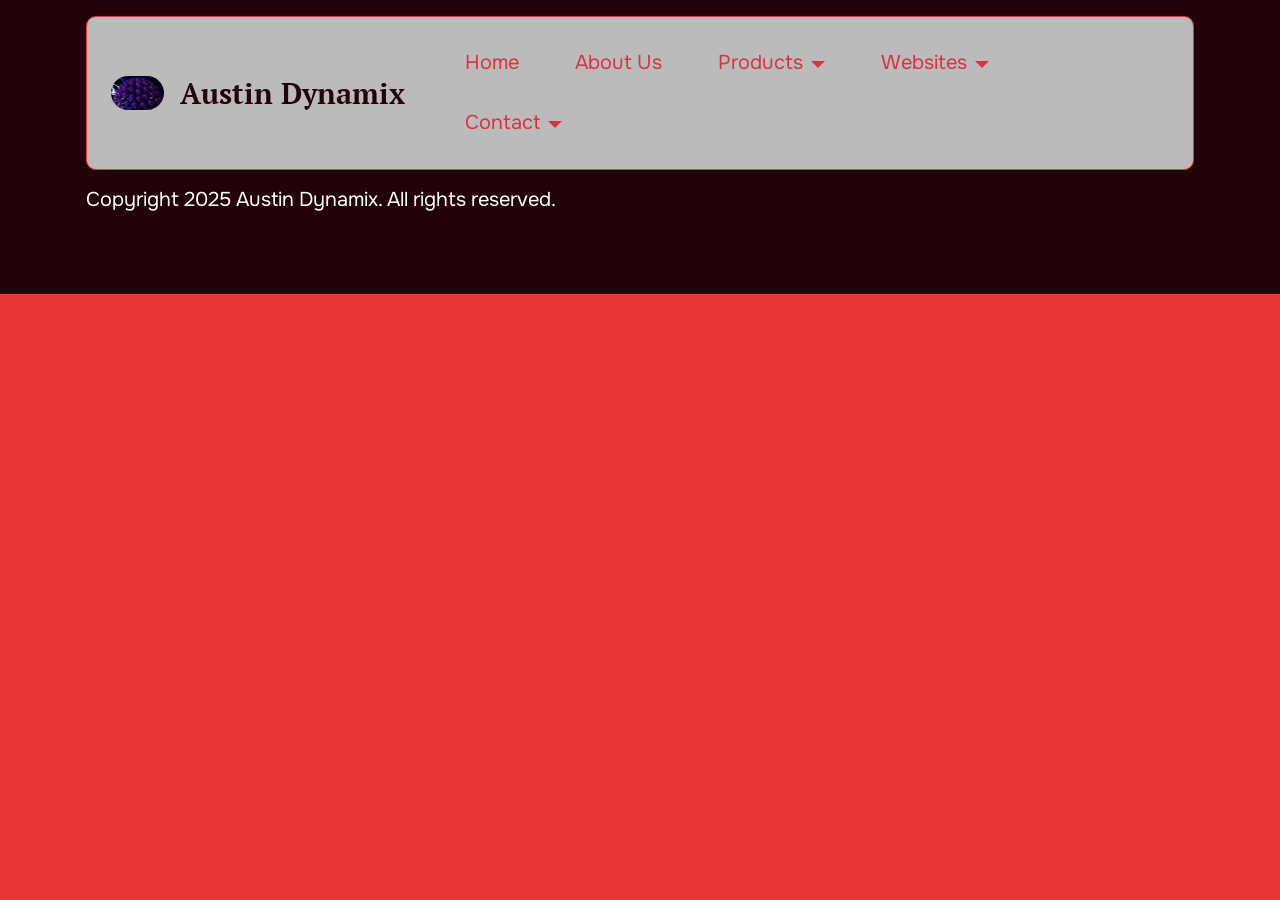
<file: about.html>
<!DOCTYPE html>
<html  >
<head>
  
  <meta charset="UTF-8">
  <meta http-equiv="X-UA-Compatible" content="IE=edge">
  
  <meta name="viewport" content="width=device-width, initial-scale=1, minimum-scale=1">
  <link rel="shortcut icon" href="assets/images/background1.jpg" type="image/x-icon">
  <meta name="description" content="">
  
  
  <title>About Us</title>
  <link rel="stylesheet" href="assets/web/assets/mobirise-icons2/mobirise2.css">
  <link rel="stylesheet" href="assets/bootstrap/css/bootstrap.min.css">
  <link rel="stylesheet" href="assets/bootstrap/css/bootstrap-grid.min.css">
  <link rel="stylesheet" href="assets/bootstrap/css/bootstrap-reboot.min.css">
  <link rel="stylesheet" href="assets/dropdown/css/style.css">
  <link rel="stylesheet" href="assets/socicon/css/styles.css">
  <link rel="stylesheet" href="assets/theme/css/style.css">
  <link rel="preload" href="https://fonts.googleapis.com/css2?family=Onest:wght@400;700&display=swap&display=swap" as="style" onload="this.onload=null;this.rel='stylesheet'">
  <noscript><link rel="stylesheet" href="https://fonts.googleapis.com/css2?family=Onest:wght@400;700&display=swap&display=swap"></noscript>
  <link rel="preload" href="https://fonts.googleapis.com/css?family=PT+Serif:400,400i,700,700i&display=swap" as="style" onload="this.onload=null;this.rel='stylesheet'">
  <noscript><link rel="stylesheet" href="https://fonts.googleapis.com/css?family=PT+Serif:400,400i,700,700i&display=swap"></noscript>
  <link rel="preload" as="style" href="assets/mobirise/css/mbr-additional.css?v=ScRKOJ"><link rel="stylesheet" href="assets/mobirise/css/mbr-additional.css?v=ScRKOJ" type="text/css">

  
  
  
</head>
<body>
  
  <section data-bs-version="5.1" class="menu menu01 tradem5 cid-uSKckRHDEF" once="menu" id="menu01-x">
    

    <div class="container">
        <nav class="navbar navbar-dropdown navbar-expand-lg">
            <div class="menu-container">
                <div class="navbar-brand">
				<span class="navbar-logo">
					<a href="#">
						<img src="assets/images/background1.jpg" alt="" style="height: 2.1rem;">
					</a>
				</span>
                    <span class="navbar-caption-wrap"><a class="navbar-caption text-primary display-7" href="index.html">Austin Dynamix</a></span>
                </div>
                <button class="navbar-toggler" type="button" data-toggle="collapse" data-bs-toggle="collapse" data-target="#navbarSupportedContent" data-bs-target="#navbarSupportedContent" aria-controls="navbarNavAltMarkup" aria-expanded="false" aria-label="Toggle navigation">
                    <div class="hamburger">
                        <span></span>
                        <span></span>
                        <span></span>
                        <span></span>
                    </div>
                </button>
                <div class="collapse navbar-collapse" id="navbarSupportedContent">
                    <ul class="navbar-nav nav-dropdown nav-right" data-app-modern-menu="true"><li class="nav-item">
                            <a class="nav-link link text-danger display-4" href="index.html">Home</a>
                        </li>
                        <li class="nav-item">
                            <a class="nav-link link text-danger text-primary display-4" href="about.html" aria-expanded="false">About Us</a>
                        </li><li class="nav-item dropdown open"><a class="nav-link link dropdown-toggle text-danger show display-4" href="#" data-toggle="dropdown-submenu" data-bs-toggle="dropdown" data-bs-auto-close="outside" aria-expanded="true">Products</a><div class="dropdown-menu show" aria-labelledby="dropdown-279" data-bs-popper="none"><div class="dropdown open"><a class="dropdown-item dropdown-toggle text-danger show display-4" href="#" data-toggle="dropdown-submenu" data-bs-toggle="dropdown" data-bs-auto-close="outside" aria-expanded="true">Websites</a><div class="dropdown-menu dropdown-submenu show" aria-labelledby="dropdown-409" data-bs-popper="none"><a class="show dropdown-item text-danger text-primary display-4" href="launch.html">Launch</a><a class="show dropdown-item text-danger text-primary display-4" href="command.html">Command</a><a class="show dropdown-item text-danger text-primary display-4" href="elite.html">Elite</a></div></div><div class="dropdown"><a class="dropdown-item dropdown-toggle text-danger display-4" href="#" data-toggle="dropdown-submenu" data-bs-toggle="dropdown" data-bs-auto-close="outside" aria-expanded="false">Service</a><div class="dropdown-menu dropdown-submenu" aria-labelledby="dropdown-258"><a class="show dropdown-item text-danger text-primary display-4" href="sync-lite.html">Sync Lite</a><a class="show dropdown-item text-danger text-primary display-4" href="sync-performance.html">Sync Prefomance</a></div></div></div></li>
                        <li class="nav-item dropdown">
                            <a class="nav-link link dropdown-toggle text-danger display-4" href="#" data-toggle="dropdown-submenu" data-bs-toggle="dropdown" data-bs-auto-close="outside" aria-expanded="true">Websites</a><div class="dropdown-menu" aria-labelledby="dropdown-887"><a class="dropdown-item text-danger display-4" href="#">Lawncare</a><a class="dropdown-item text-danger display-4" href="#">Fast Food</a></div>
                        </li>
                        <li class="nav-item dropdown">
                            <a class="nav-link link dropdown-toggle text-danger display-4" href="#" data-toggle="dropdown-submenu" data-bs-toggle="dropdown" data-bs-auto-close="outside" aria-expanded="false">Contact</a><div class="dropdown-menu" aria-labelledby="dropdown-238"><a class="dropdown-item text-danger display-4" href="#">Current Customers</a><a class="dropdown-item text-danger display-4" href="#">New Customers</a></div>
                        </li></ul>
                    
                    
                </div>
            </div>
        </nav>
    </div>
</section>

<section data-bs-version="5.1" class="footer01 tradem5 cid-uSKckSQ9bU" once="footers" id="footer01-y">
    

    
    

    <div class="container">
        <div class="row items-wrap">
            <div class="col-12 col-lg-6 card">
                <div class="title-wrapper">
                    <a href="#">
                        <h2 class="mbr-section-title mbr-fonts-style display-2">Austin Dynamix&nbsp;</h2>
                    </a>
                </div>
            </div>
            <div class="col-12 col-lg-6 card">
                <div class="nav-wrapper">
                    <ul class="list mbr-fonts-style display-4">
                        <li class="item-wrap"><a href="index.html" class="text-danger">Home</a></li><li class="item-wrap"><a href="about.html" class="text-danger">About Us</a></li>
                        <li class="item-wrap"><a href="index.html#pricing01-2" class="text-danger text-primary">Products</a></li>
                        <li class="item-wrap">Customer Service</li>
                    </ul>
                </div>
            </div>
            <div class="col-12">
                <h2 class="mbr-copy mbr-fonts-style display-4">Copyright 2025 Austin Dynamix. All rights reserved.</h2>
            </div>
        </div>
    </div>
</section>


<script src="assets/bootstrap/js/bootstrap.bundle.min.js"></script>
  <script src="assets/smoothscroll/smooth-scroll.js"></script>
  <script src="assets/ytplayer/index.js"></script>
  <script src="assets/dropdown/js/navbar-dropdown.js"></script>
  <script src="assets/theme/js/script.js"></script>
  
  
  
</body>
</html>
</file>
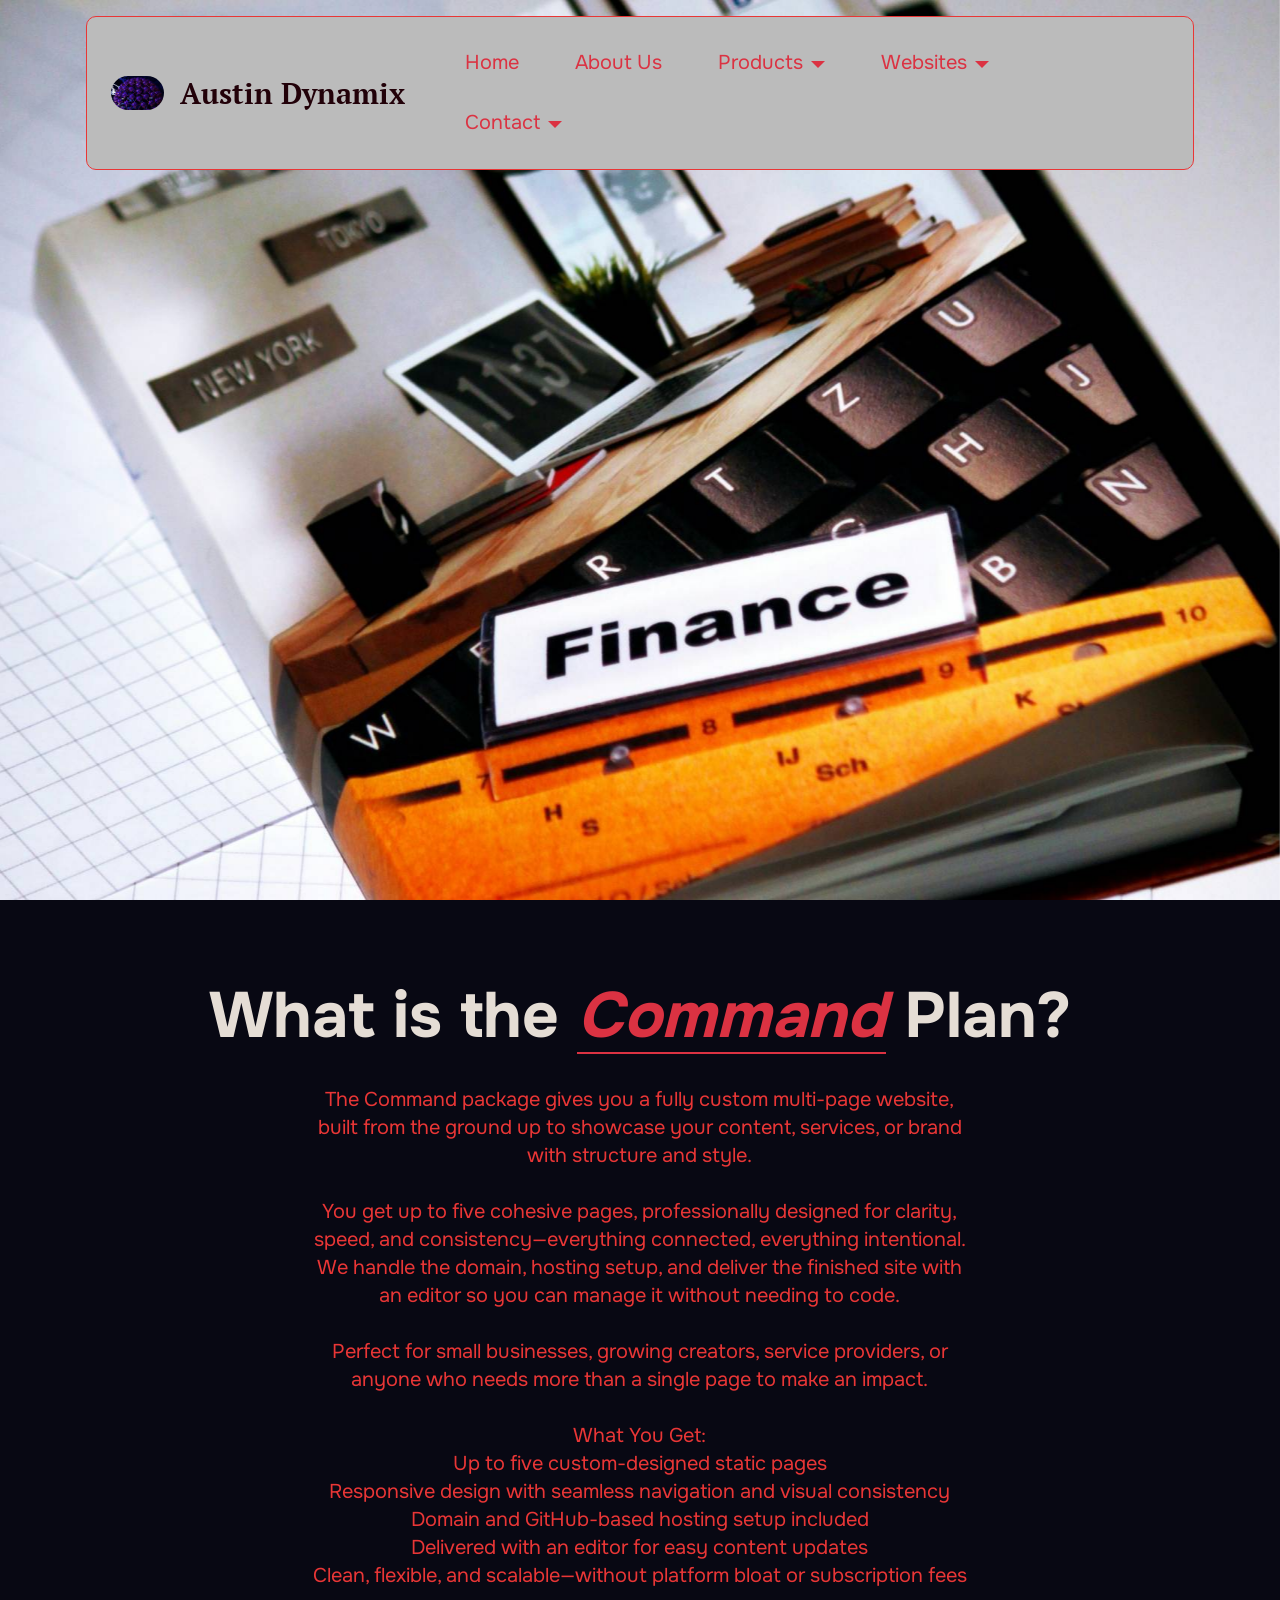
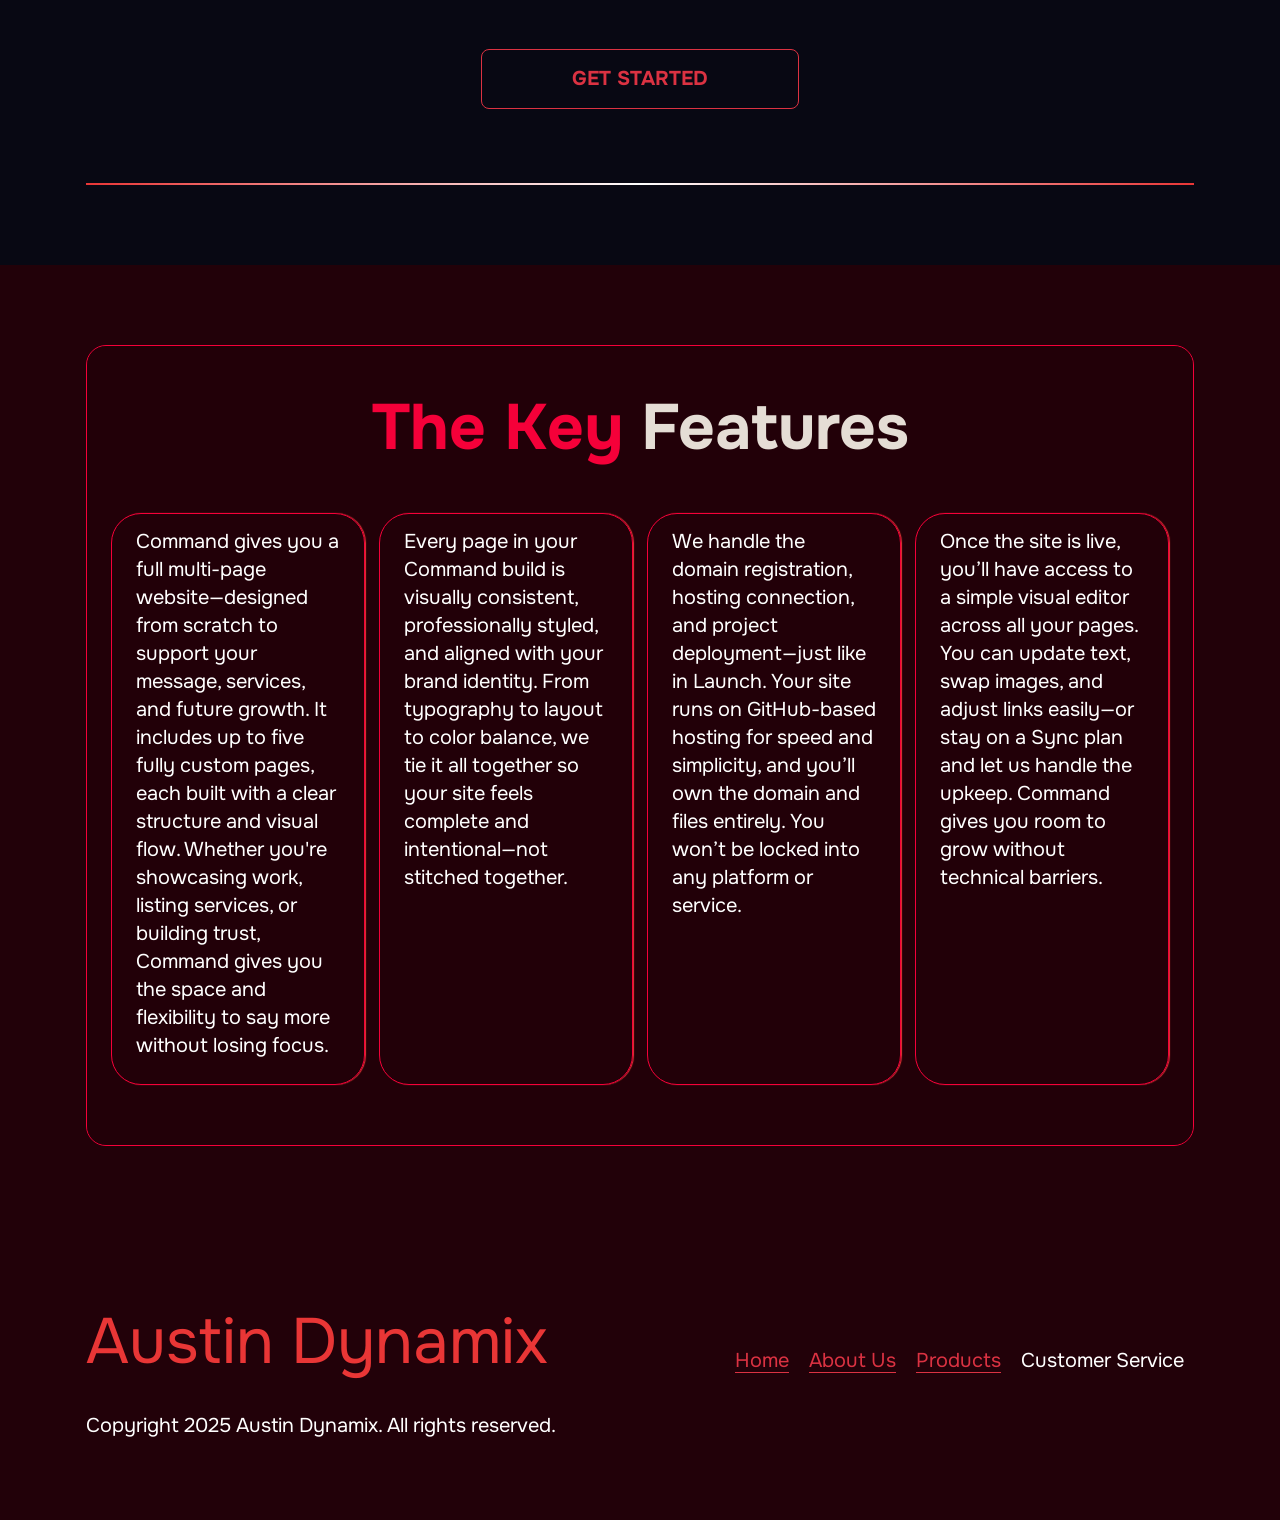
<file: command.html>
<!DOCTYPE html>
<html  >
<head>
  
  <meta charset="UTF-8">
  <meta http-equiv="X-UA-Compatible" content="IE=edge">
  
  <meta name="viewport" content="width=device-width, initial-scale=1, minimum-scale=1">
  <link rel="shortcut icon" href="assets/images/background1.jpg" type="image/x-icon">
  <meta name="description" content="">
  
  
  <title>Command</title>
  <link rel="stylesheet" href="assets/web/assets/mobirise-icons2/mobirise2.css">
  <link rel="stylesheet" href="assets/bootstrap/css/bootstrap.min.css">
  <link rel="stylesheet" href="assets/bootstrap/css/bootstrap-grid.min.css">
  <link rel="stylesheet" href="assets/bootstrap/css/bootstrap-reboot.min.css">
  <link rel="stylesheet" href="assets/parallax/jarallax.css">
  <link rel="stylesheet" href="assets/dropdown/css/style.css">
  <link rel="stylesheet" href="assets/socicon/css/styles.css">
  <link rel="stylesheet" href="assets/theme/css/style.css">
  <link rel="preload" href="https://fonts.googleapis.com/css2?family=Onest:wght@400;700&display=swap&display=swap" as="style" onload="this.onload=null;this.rel='stylesheet'">
  <noscript><link rel="stylesheet" href="https://fonts.googleapis.com/css2?family=Onest:wght@400;700&display=swap&display=swap"></noscript>
  <link rel="preload" href="https://fonts.googleapis.com/css?family=PT+Serif:400,400i,700,700i&display=swap" as="style" onload="this.onload=null;this.rel='stylesheet'">
  <noscript><link rel="stylesheet" href="https://fonts.googleapis.com/css?family=PT+Serif:400,400i,700,700i&display=swap"></noscript>
  <link rel="preload" as="style" href="assets/mobirise/css/mbr-additional.css?v=W1XY52"><link rel="stylesheet" href="assets/mobirise/css/mbr-additional.css?v=W1XY52" type="text/css">

  
  
  
</head>
<body>
  
  <section data-bs-version="5.1" class="menu menu01 tradem5 cid-uSKci6VweH" once="menu" id="menu01-d">
    

    <div class="container">
        <nav class="navbar navbar-dropdown navbar-expand-lg">
            <div class="menu-container">
                <div class="navbar-brand">
				<span class="navbar-logo">
					<a href="#">
						<img src="assets/images/background1.jpg" alt="" style="height: 2.1rem;">
					</a>
				</span>
                    <span class="navbar-caption-wrap"><a class="navbar-caption text-primary display-7" href="index.html">Austin Dynamix</a></span>
                </div>
                <button class="navbar-toggler" type="button" data-toggle="collapse" data-bs-toggle="collapse" data-target="#navbarSupportedContent" data-bs-target="#navbarSupportedContent" aria-controls="navbarNavAltMarkup" aria-expanded="false" aria-label="Toggle navigation">
                    <div class="hamburger">
                        <span></span>
                        <span></span>
                        <span></span>
                        <span></span>
                    </div>
                </button>
                <div class="collapse navbar-collapse" id="navbarSupportedContent">
                    <ul class="navbar-nav nav-dropdown nav-right" data-app-modern-menu="true"><li class="nav-item">
                            <a class="nav-link link text-danger display-4" href="index.html">Home</a>
                        </li>
                        <li class="nav-item">
                            <a class="nav-link link text-danger text-primary display-4" href="about.html" aria-expanded="false">About Us</a>
                        </li><li class="nav-item dropdown open"><a class="nav-link link dropdown-toggle text-danger show display-4" href="#" data-toggle="dropdown-submenu" data-bs-toggle="dropdown" data-bs-auto-close="outside" aria-expanded="true">Products</a><div class="dropdown-menu show" aria-labelledby="dropdown-279" data-bs-popper="none"><div class="dropdown open"><a class="dropdown-item dropdown-toggle text-danger show display-4" href="#" data-toggle="dropdown-submenu" data-bs-toggle="dropdown" data-bs-auto-close="outside" aria-expanded="true">Websites</a><div class="dropdown-menu dropdown-submenu show" aria-labelledby="dropdown-409" data-bs-popper="none"><a class="show dropdown-item text-danger text-primary display-4" href="launch.html">Launch</a><a class="show dropdown-item text-danger text-primary display-4" href="command.html">Command</a><a class="show dropdown-item text-danger text-primary display-4" href="elite.html">Elite</a></div></div><div class="dropdown"><a class="dropdown-item dropdown-toggle text-danger display-4" href="#" data-toggle="dropdown-submenu" data-bs-toggle="dropdown" data-bs-auto-close="outside" aria-expanded="false">Service</a><div class="dropdown-menu dropdown-submenu" aria-labelledby="dropdown-258"><a class="show dropdown-item text-danger text-primary display-4" href="sync-lite.html">Sync Lite</a><a class="show dropdown-item text-danger text-primary display-4" href="sync-performance.html">Sync Prefomance</a></div></div></div></li>
                        <li class="nav-item dropdown">
                            <a class="nav-link link dropdown-toggle text-danger display-4" href="#" data-toggle="dropdown-submenu" data-bs-toggle="dropdown" data-bs-auto-close="outside" aria-expanded="true">Websites</a><div class="dropdown-menu" aria-labelledby="dropdown-887"><a class="dropdown-item text-danger display-4" href="#">Lawncare</a><a class="dropdown-item text-danger display-4" href="#">Fast Food</a></div>
                        </li>
                        <li class="nav-item dropdown">
                            <a class="nav-link link dropdown-toggle text-danger display-4" href="#" data-toggle="dropdown-submenu" data-bs-toggle="dropdown" data-bs-auto-close="outside" aria-expanded="false">Contact</a><div class="dropdown-menu" aria-labelledby="dropdown-238"><a class="dropdown-item text-danger display-4" href="#">Current Customers</a><a class="dropdown-item text-danger display-4" href="#">New Customers</a></div>
                        </li></ul>
                    
                    
                </div>
            </div>
        </nav>
    </div>
</section>

<section data-bs-version="5.1" class="image01 walletm5 cid-uSKci7su1l mbr-fullscreen mbr-parallax-background" id="image01-e">
    

    
    

    <div class="container-fluid">
        <div class="row">
            <div class="col-12">
                <div class="image-wrap"></div>
            </div>
        </div>
    </div>
</section>

<section data-bs-version="5.1" class="article01 tradem5 cid-uSKci7RcFA" id="article01-f">
    

    
    

    <div class="container">
        <div class="row">
            <div class="col-12">
                <div class="content-wrapper">
                    <h2 class="mbr-section-title mbr-fonts-style display-2">
                        <strong>What is the&nbsp;</strong><strong><a href="command.html" class="text-danger text-primary"><em><b>Command</b></em></a>&nbsp;</strong><strong>Plan?</strong>
                    </h2>
                    <div class="text-wrapper">
                        <p class="mbr-text mbr-fonts-style display-4">The Command package gives you a fully custom multi-page website, built from the ground up to showcase your content, services, or brand with structure and style.
<br>
<br>You get up to five cohesive pages, professionally designed for clarity, speed, and consistency—everything connected, everything intentional. We handle the domain, hosting setup, and deliver the finished site with an editor so you can manage it without needing to code.
<br>
<br>Perfect for small businesses, growing creators, service providers, or anyone who needs more than a single page to make an impact.
<br>
<br>What You Get:
<br>Up to five custom-designed static pages
<br>Responsive design with seamless navigation and visual consistency
<br>Domain and GitHub-based hosting setup included
<br>Delivered with an editor for easy content updates
<br>Clean, flexible, and scalable—without platform bloat or subscription fees<br><br></p>
                    </div>
                    <div class="mbr-section-btn"><a class="btn btn-danger-outline display-4" href="#">
                            GET STARTED
                        </a></div>
                    <div class="border-wrap"></div>
                </div>
            </div>
        </div>
    </div>
</section>

<section data-bs-version="5.1" class="features09 tradem5 cid-uSKci8bckX" id="features09-g">
    

    
    

    <div class="container">
        <div class="row">
            <div class="col-12">
                <div class="content-wrapper">
                    <h2 class="mbr-section-title mbr-fonts-style display-2">
                        <strong><span><b>The Key</b></span> Features</strong></h2>
                    <div class="row items-wrap">
                        <div class="item features-without-image col-12 col-lg-3 active">
                            <div class="item-wrapper card-mini">
                                <div class="card-box">
                                    <div class="title-wrap">
                                        
                                    </div>
                                    <p class="item-text mbr-fonts-style display-4">Command gives you a full multi-page website—designed from scratch to support your message, services, and future growth. It includes up to five fully custom pages, each built with a clear structure and visual flow. Whether you're showcasing work, listing services, or building trust, Command gives you the space and flexibility to say more without losing focus.</p>
                                </div>
                            </div>
                        </div>
                        
                        <div class="item features-without-image col-12 col-lg-3">
                            <div class="item-wrapper card-mini">
                                <div class="card-box">
                                    <div class="title-wrap">
                                        
                                    </div>
                                    <p class="item-text mbr-fonts-style display-4">
                                        Every page in your Command build is visually consistent, professionally styled, and aligned with your brand identity. From typography to layout to color balance, we tie it all together so your site feels complete and intentional—not stitched together.
                                    </p>
                                </div>
                            </div>
                        </div><div class="item features-without-image col-12 col-lg-3">
                            <div class="item-wrapper card-mini">
                                <div class="card-box">
                                    <div class="title-wrap">
                                        
                                    </div>
                                    <p class="item-text mbr-fonts-style display-4">
                                        We handle the domain registration, hosting connection, and project deployment—just like in Launch. Your site runs on GitHub-based hosting for speed and simplicity, and you’ll own the domain and files entirely. You won’t be locked into any platform or service.
                                    </p>
                                </div>
                            </div>
                        </div>
                        <div class="item features-without-image col-12 col-lg-3">
                            <div class="item-wrapper card-mini">
                                <div class="card-box">
                                    <div class="title-wrap">
                                        
                                    </div>
                                    <p class="item-text mbr-fonts-style display-4">Once the site is live, you’ll have access to a simple visual editor across all your pages. You can update text, swap images, and adjust links easily—or stay on a Sync plan and let us handle the upkeep. Command gives you room to grow without technical barriers.</p>
                                </div>
                            </div>
                        </div>
                    </div>
                </div>
            </div>
        </div>
    </div>
</section>

<section data-bs-version="5.1" class="footer01 tradem5 cid-uSKci8ujvz" once="footers" id="footer01-h">
    

    
    

    <div class="container">
        <div class="row items-wrap">
            <div class="col-12 col-lg-6 card">
                <div class="title-wrapper">
                    <a href="#">
                        <h2 class="mbr-section-title mbr-fonts-style display-2">Austin Dynamix&nbsp;</h2>
                    </a>
                </div>
            </div>
            <div class="col-12 col-lg-6 card">
                <div class="nav-wrapper">
                    <ul class="list mbr-fonts-style display-4">
                        <li class="item-wrap"><a href="index.html" class="text-danger">Home</a></li><li class="item-wrap"><a href="about.html" class="text-danger">About Us</a></li>
                        <li class="item-wrap"><a href="index.html#pricing01-2" class="text-danger text-primary">Products</a></li>
                        <li class="item-wrap">Customer Service</li>
                    </ul>
                </div>
            </div>
            <div class="col-12">
                <h2 class="mbr-copy mbr-fonts-style display-4">Copyright 2025 Austin Dynamix. All rights reserved.</h2>
            </div>
        </div>
    </div>
</section>


<script src="assets/bootstrap/js/bootstrap.bundle.min.js"></script>
  <script src="assets/parallax/jarallax.js"></script>
  <script src="assets/smoothscroll/smooth-scroll.js"></script>
  <script src="assets/ytplayer/index.js"></script>
  <script src="assets/dropdown/js/navbar-dropdown.js"></script>
  <script src="assets/theme/js/script.js"></script>
  
  
  
</body>
</html>
</file>
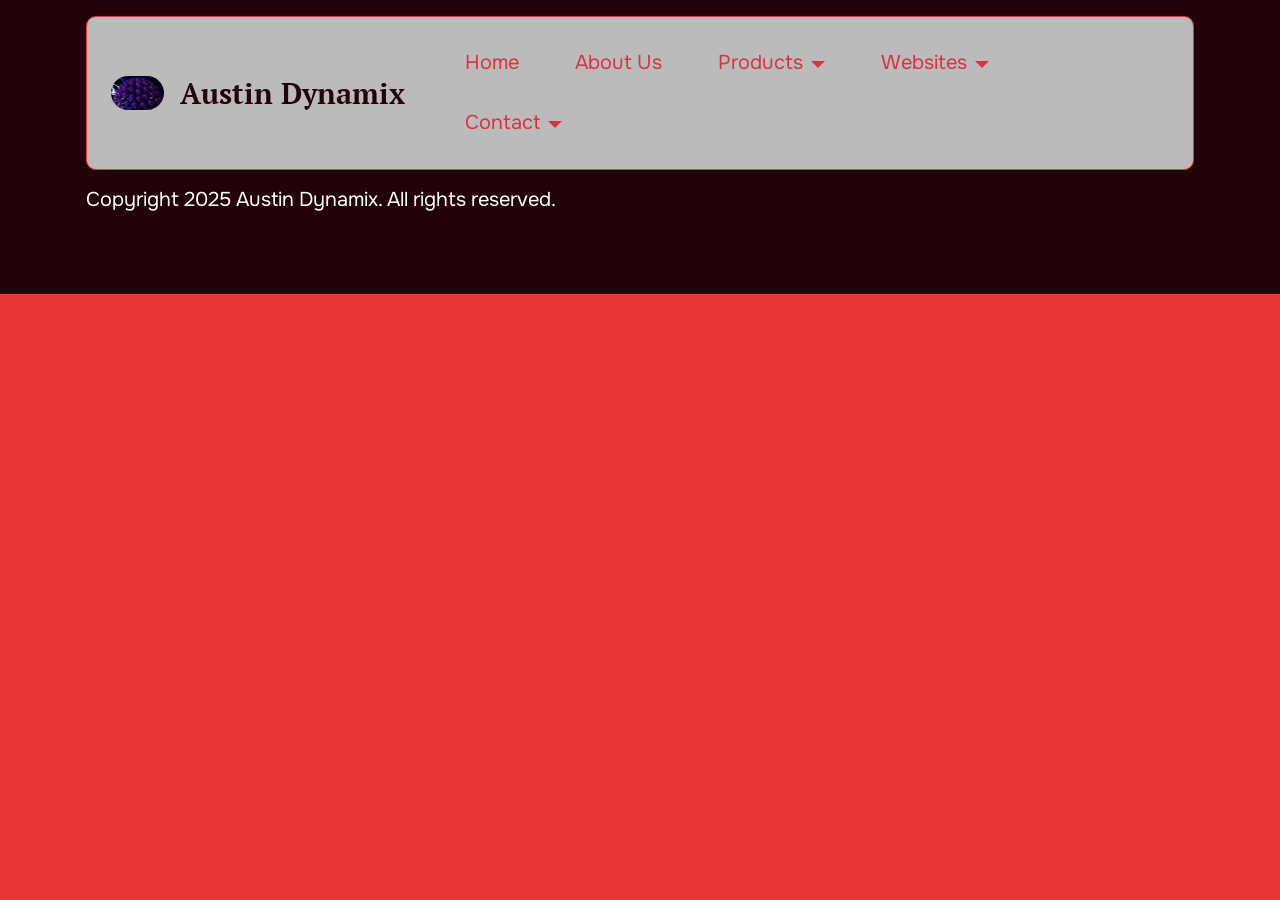
<file: customer.html>
<!DOCTYPE html>
<html  >
<head>
  
  <meta charset="UTF-8">
  <meta http-equiv="X-UA-Compatible" content="IE=edge">
  
  <meta name="viewport" content="width=device-width, initial-scale=1, minimum-scale=1">
  <link rel="shortcut icon" href="assets/images/background1.jpg" type="image/x-icon">
  <meta name="description" content="">
  
  
  <title>Customer Support</title>
  <link rel="stylesheet" href="assets/web/assets/mobirise-icons2/mobirise2.css">
  <link rel="stylesheet" href="assets/bootstrap/css/bootstrap.min.css">
  <link rel="stylesheet" href="assets/bootstrap/css/bootstrap-grid.min.css">
  <link rel="stylesheet" href="assets/bootstrap/css/bootstrap-reboot.min.css">
  <link rel="stylesheet" href="assets/dropdown/css/style.css">
  <link rel="stylesheet" href="assets/socicon/css/styles.css">
  <link rel="stylesheet" href="assets/theme/css/style.css">
  <link rel="preload" href="https://fonts.googleapis.com/css2?family=Onest:wght@400;700&display=swap&display=swap" as="style" onload="this.onload=null;this.rel='stylesheet'">
  <noscript><link rel="stylesheet" href="https://fonts.googleapis.com/css2?family=Onest:wght@400;700&display=swap&display=swap"></noscript>
  <link rel="preload" href="https://fonts.googleapis.com/css?family=PT+Serif:400,400i,700,700i&display=swap" as="style" onload="this.onload=null;this.rel='stylesheet'">
  <noscript><link rel="stylesheet" href="https://fonts.googleapis.com/css?family=PT+Serif:400,400i,700,700i&display=swap"></noscript>
  <link rel="preload" as="style" href="assets/mobirise/css/mbr-additional.css?v=ymzeyE"><link rel="stylesheet" href="assets/mobirise/css/mbr-additional.css?v=ymzeyE" type="text/css">

  
  
  
</head>
<body>
  
  <section data-bs-version="5.1" class="menu menu01 tradem5 cid-uSG4uDA5SI" once="menu" id="menu01-z">
    

    <div class="container">
        <nav class="navbar navbar-dropdown navbar-expand-lg">
            <div class="menu-container">
                <div class="navbar-brand">
				<span class="navbar-logo">
					<a href="#">
						<img src="assets/images/background1.jpg" alt="" style="height: 2.1rem;">
					</a>
				</span>
                    <span class="navbar-caption-wrap"><a class="navbar-caption text-primary display-7" href="index.html">Austin Dynamix</a></span>
                </div>
                <button class="navbar-toggler" type="button" data-toggle="collapse" data-bs-toggle="collapse" data-target="#navbarSupportedContent" data-bs-target="#navbarSupportedContent" aria-controls="navbarNavAltMarkup" aria-expanded="false" aria-label="Toggle navigation">
                    <div class="hamburger">
                        <span></span>
                        <span></span>
                        <span></span>
                        <span></span>
                    </div>
                </button>
                <div class="collapse navbar-collapse" id="navbarSupportedContent">
                    <ul class="navbar-nav nav-dropdown nav-right" data-app-modern-menu="true"><li class="nav-item">
                            <a class="nav-link link text-danger display-4" href="index.html">Home</a>
                        </li>
                        <li class="nav-item">
                            <a class="nav-link link text-danger text-primary display-4" href="about.html" aria-expanded="false">About Us</a>
                        </li><li class="nav-item dropdown open"><a class="nav-link link dropdown-toggle text-danger show display-4" href="#" data-toggle="dropdown-submenu" data-bs-toggle="dropdown" data-bs-auto-close="outside" aria-expanded="true">Products</a><div class="dropdown-menu show" aria-labelledby="dropdown-279" data-bs-popper="none"><div class="dropdown open"><a class="dropdown-item dropdown-toggle text-danger show display-4" href="#" data-toggle="dropdown-submenu" data-bs-toggle="dropdown" data-bs-auto-close="outside" aria-expanded="true">Websites</a><div class="dropdown-menu dropdown-submenu show" aria-labelledby="dropdown-409" data-bs-popper="none"><a class="show dropdown-item text-danger text-primary display-4" href="launch.html">Launch</a><a class="show dropdown-item text-danger text-primary display-4" href="command.html">Command</a><a class="show dropdown-item text-danger text-primary display-4" href="elite.html">Elite</a></div></div><div class="dropdown"><a class="dropdown-item dropdown-toggle text-danger display-4" href="#" data-toggle="dropdown-submenu" data-bs-toggle="dropdown" data-bs-auto-close="outside" aria-expanded="false">Service</a><div class="dropdown-menu dropdown-submenu" aria-labelledby="dropdown-258"><a class="show dropdown-item text-danger text-primary display-4" href="sync-lite.html">Sync Lite</a><a class="show dropdown-item text-danger text-primary display-4" href="sync-performance.html">Sync Prefomance</a></div></div></div></li>
                        <li class="nav-item dropdown">
                            <a class="nav-link link dropdown-toggle text-danger display-4" href="#" data-toggle="dropdown-submenu" data-bs-toggle="dropdown" data-bs-auto-close="outside" aria-expanded="true">Websites</a><div class="dropdown-menu" aria-labelledby="dropdown-887"><a class="dropdown-item text-danger display-4" href="#">Lawncare</a><a class="dropdown-item text-danger display-4" href="#">Fast Food</a></div>
                        </li>
                        <li class="nav-item dropdown">
                            <a class="nav-link link dropdown-toggle text-danger display-4" href="#" data-toggle="dropdown-submenu" data-bs-toggle="dropdown" data-bs-auto-close="outside" aria-expanded="false">Contact</a><div class="dropdown-menu" aria-labelledby="dropdown-238"><a class="dropdown-item text-danger display-4" href="#">Current Customers</a><a class="dropdown-item text-danger display-4" href="#">New Customers</a></div>
                        </li></ul>
                    
                    
                </div>
            </div>
        </nav>
    </div>
</section>

<section data-bs-version="5.1" class="footer01 tradem5 cid-uSG4uG8IVL" once="footers" id="footer01-10">
    

    
    

    <div class="container">
        <div class="row items-wrap">
            <div class="col-12 col-lg-6 card">
                <div class="title-wrapper">
                    <a href="#">
                        <h2 class="mbr-section-title mbr-fonts-style display-2">Austin Dynamix&nbsp;</h2>
                    </a>
                </div>
            </div>
            <div class="col-12 col-lg-6 card">
                <div class="nav-wrapper">
                    <ul class="list mbr-fonts-style display-4">
                        <li class="item-wrap"><a href="index.html" class="text-danger">Home</a></li><li class="item-wrap"><a href="about.html" class="text-danger">About Us</a></li>
                        <li class="item-wrap"><a href="index.html#pricing01-2" class="text-danger text-primary">Products</a></li>
                        <li class="item-wrap">Customer Service</li>
                    </ul>
                </div>
            </div>
            <div class="col-12">
                <h2 class="mbr-copy mbr-fonts-style display-4">Copyright 2025 Austin Dynamix. All rights reserved.</h2>
            </div>
        </div>
    </div>
</section>


<script src="assets/bootstrap/js/bootstrap.bundle.min.js"></script>
  <script src="assets/smoothscroll/smooth-scroll.js"></script>
  <script src="assets/ytplayer/index.js"></script>
  <script src="assets/dropdown/js/navbar-dropdown.js"></script>
  <script src="assets/theme/js/script.js"></script>
  
  
  
</body>
</html>
</file>
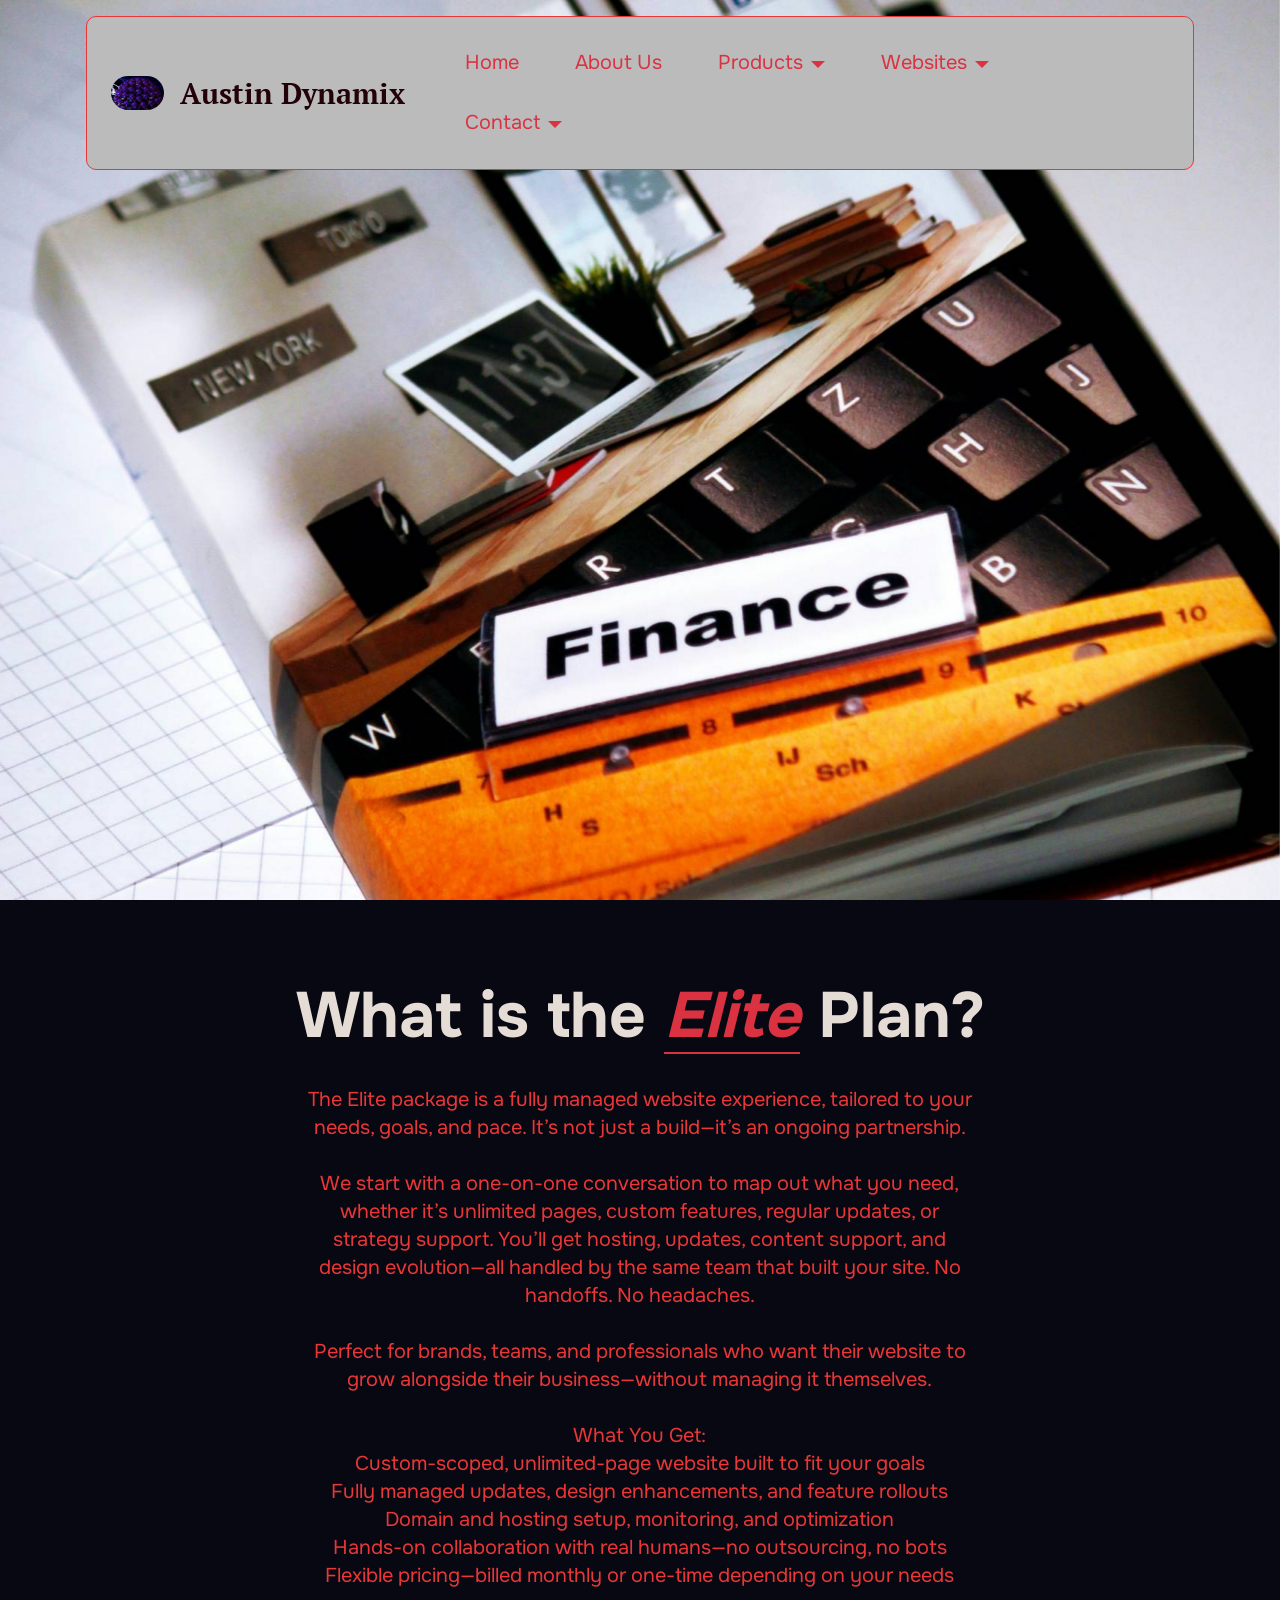
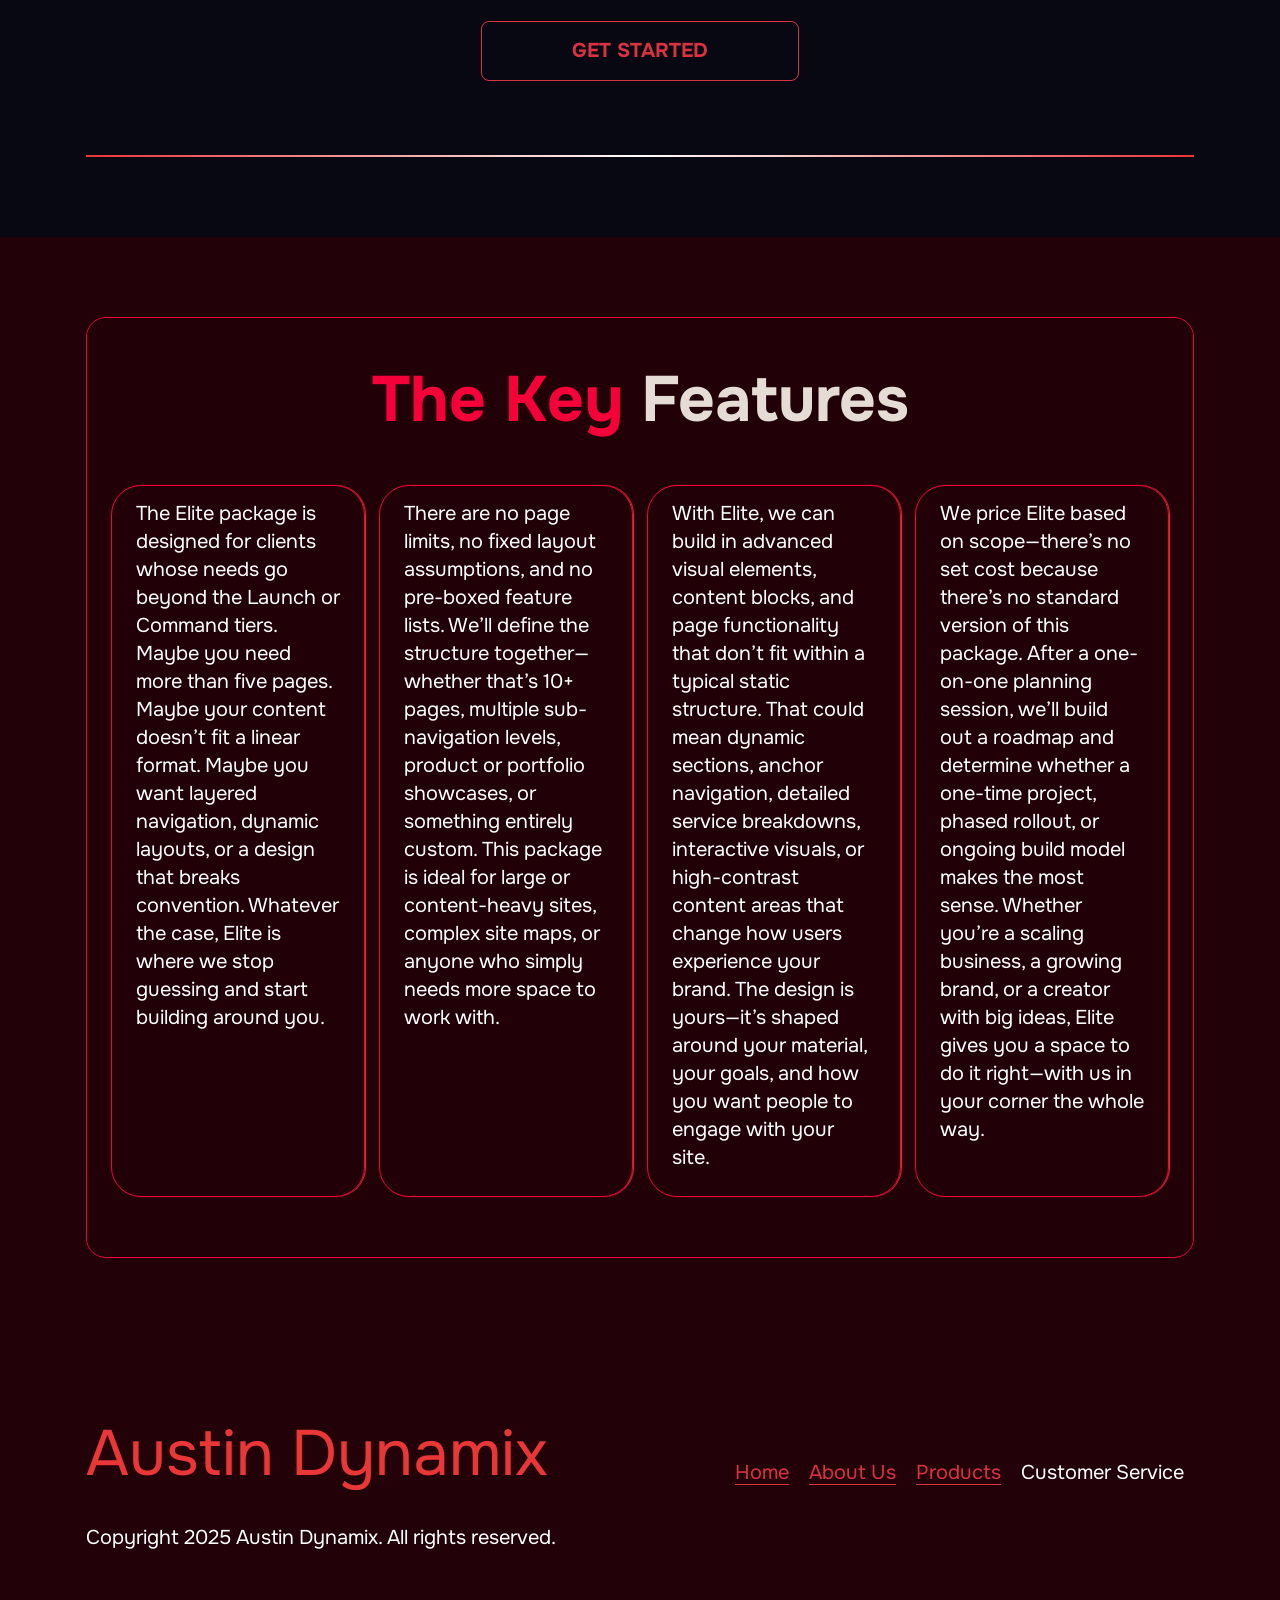
<file: elite.html>
<!DOCTYPE html>
<html  >
<head>
  
  <meta charset="UTF-8">
  <meta http-equiv="X-UA-Compatible" content="IE=edge">
  
  <meta name="viewport" content="width=device-width, initial-scale=1, minimum-scale=1">
  <link rel="shortcut icon" href="assets/images/background1.jpg" type="image/x-icon">
  <meta name="description" content="">
  
  
  <title>Elite</title>
  <link rel="stylesheet" href="assets/web/assets/mobirise-icons2/mobirise2.css">
  <link rel="stylesheet" href="assets/bootstrap/css/bootstrap.min.css">
  <link rel="stylesheet" href="assets/bootstrap/css/bootstrap-grid.min.css">
  <link rel="stylesheet" href="assets/bootstrap/css/bootstrap-reboot.min.css">
  <link rel="stylesheet" href="assets/parallax/jarallax.css">
  <link rel="stylesheet" href="assets/dropdown/css/style.css">
  <link rel="stylesheet" href="assets/socicon/css/styles.css">
  <link rel="stylesheet" href="assets/theme/css/style.css">
  <link rel="preload" href="https://fonts.googleapis.com/css2?family=Onest:wght@400;700&display=swap&display=swap" as="style" onload="this.onload=null;this.rel='stylesheet'">
  <noscript><link rel="stylesheet" href="https://fonts.googleapis.com/css2?family=Onest:wght@400;700&display=swap&display=swap"></noscript>
  <link rel="preload" href="https://fonts.googleapis.com/css?family=PT+Serif:400,400i,700,700i&display=swap" as="style" onload="this.onload=null;this.rel='stylesheet'">
  <noscript><link rel="stylesheet" href="https://fonts.googleapis.com/css?family=PT+Serif:400,400i,700,700i&display=swap"></noscript>
  <link rel="preload" as="style" href="assets/mobirise/css/mbr-additional.css?v=6NunX2"><link rel="stylesheet" href="assets/mobirise/css/mbr-additional.css?v=6NunX2" type="text/css">

  
  
  
</head>
<body>
  
  <section data-bs-version="5.1" class="menu menu01 tradem5 cid-uSKckRHDEF" once="menu" id="menu01-i">
    

    <div class="container">
        <nav class="navbar navbar-dropdown navbar-expand-lg">
            <div class="menu-container">
                <div class="navbar-brand">
				<span class="navbar-logo">
					<a href="#">
						<img src="assets/images/background1.jpg" alt="" style="height: 2.1rem;">
					</a>
				</span>
                    <span class="navbar-caption-wrap"><a class="navbar-caption text-primary display-7" href="index.html">Austin Dynamix</a></span>
                </div>
                <button class="navbar-toggler" type="button" data-toggle="collapse" data-bs-toggle="collapse" data-target="#navbarSupportedContent" data-bs-target="#navbarSupportedContent" aria-controls="navbarNavAltMarkup" aria-expanded="false" aria-label="Toggle navigation">
                    <div class="hamburger">
                        <span></span>
                        <span></span>
                        <span></span>
                        <span></span>
                    </div>
                </button>
                <div class="collapse navbar-collapse" id="navbarSupportedContent">
                    <ul class="navbar-nav nav-dropdown nav-right" data-app-modern-menu="true"><li class="nav-item">
                            <a class="nav-link link text-danger display-4" href="index.html">Home</a>
                        </li>
                        <li class="nav-item">
                            <a class="nav-link link text-danger text-primary display-4" href="about.html" aria-expanded="false">About Us</a>
                        </li><li class="nav-item dropdown open"><a class="nav-link link dropdown-toggle text-danger show display-4" href="#" data-toggle="dropdown-submenu" data-bs-toggle="dropdown" data-bs-auto-close="outside" aria-expanded="true">Products</a><div class="dropdown-menu show" aria-labelledby="dropdown-279" data-bs-popper="none"><div class="dropdown open"><a class="dropdown-item dropdown-toggle text-danger show display-4" href="#" data-toggle="dropdown-submenu" data-bs-toggle="dropdown" data-bs-auto-close="outside" aria-expanded="true">Websites</a><div class="dropdown-menu dropdown-submenu show" aria-labelledby="dropdown-409" data-bs-popper="none"><a class="show dropdown-item text-danger text-primary display-4" href="launch.html">Launch</a><a class="show dropdown-item text-danger text-primary display-4" href="command.html">Command</a><a class="show dropdown-item text-danger text-primary display-4" href="elite.html">Elite</a></div></div><div class="dropdown"><a class="dropdown-item dropdown-toggle text-danger display-4" href="#" data-toggle="dropdown-submenu" data-bs-toggle="dropdown" data-bs-auto-close="outside" aria-expanded="false">Service</a><div class="dropdown-menu dropdown-submenu" aria-labelledby="dropdown-258"><a class="show dropdown-item text-danger text-primary display-4" href="sync-lite.html">Sync Lite</a><a class="show dropdown-item text-danger text-primary display-4" href="sync-performance.html">Sync Prefomance</a></div></div></div></li>
                        <li class="nav-item dropdown">
                            <a class="nav-link link dropdown-toggle text-danger display-4" href="#" data-toggle="dropdown-submenu" data-bs-toggle="dropdown" data-bs-auto-close="outside" aria-expanded="true">Websites</a><div class="dropdown-menu" aria-labelledby="dropdown-887"><a class="dropdown-item text-danger display-4" href="#">Lawncare</a><a class="dropdown-item text-danger display-4" href="#">Fast Food</a></div>
                        </li>
                        <li class="nav-item dropdown">
                            <a class="nav-link link dropdown-toggle text-danger display-4" href="#" data-toggle="dropdown-submenu" data-bs-toggle="dropdown" data-bs-auto-close="outside" aria-expanded="false">Contact</a><div class="dropdown-menu" aria-labelledby="dropdown-238"><a class="dropdown-item text-danger display-4" href="#">Current Customers</a><a class="dropdown-item text-danger display-4" href="#">New Customers</a></div>
                        </li></ul>
                    
                    
                </div>
            </div>
        </nav>
    </div>
</section>

<section data-bs-version="5.1" class="image01 walletm5 cid-uSKckS2fIf mbr-fullscreen mbr-parallax-background" id="image01-j">
    

    
    

    <div class="container-fluid">
        <div class="row">
            <div class="col-12">
                <div class="image-wrap"></div>
            </div>
        </div>
    </div>
</section>

<section data-bs-version="5.1" class="article01 tradem5 cid-uSKckSkzEa" id="article01-k">
    

    
    

    <div class="container">
        <div class="row">
            <div class="col-12">
                <div class="content-wrapper">
                    <h2 class="mbr-section-title mbr-fonts-style display-2">
                        <strong>What is the&nbsp;</strong><strong><a href="elite.html" class="text-danger text-primary"><em><b>Elite</b></em></a>&nbsp;</strong><strong>Plan?</strong>
                    </h2>
                    <div class="text-wrapper">
                        <p class="mbr-text mbr-fonts-style display-4">The Elite package is a fully managed website experience, tailored to your needs, goals, and pace. It’s not just a build—it’s an ongoing partnership.
<br>
<br>We start with a one-on-one conversation to map out what you need, whether it’s unlimited pages, custom features, regular updates, or strategy support. You’ll get hosting, updates, content support, and design evolution—all handled by the same team that built your site. No handoffs. No headaches.
<br>
<br>Perfect for brands, teams, and professionals who want their website to grow alongside their business—without managing it themselves.
<br>
<br>What You Get:
<br>Custom-scoped, unlimited-page website built to fit your goals
<br>Fully managed updates, design enhancements, and feature rollouts
<br>Domain and hosting setup, monitoring, and optimization
<br>Hands-on collaboration with real humans—no outsourcing, no bots
<br>Flexible pricing—billed monthly or one-time depending on your needs</p>
                    </div>
                    <div class="mbr-section-btn"><a class="btn btn-danger-outline display-4" href="#">
                            GET STARTED
                        </a></div>
                    <div class="border-wrap"></div>
                </div>
            </div>
        </div>
    </div>
</section>

<section data-bs-version="5.1" class="features09 tradem5 cid-uSKckSAom2" id="features09-l">
    

    
    

    <div class="container">
        <div class="row">
            <div class="col-12">
                <div class="content-wrapper">
                    <h2 class="mbr-section-title mbr-fonts-style display-2">
                        <strong><span><b>The Key</b></span> Features</strong></h2>
                    <div class="row items-wrap">
                        <div class="item features-without-image col-12 col-lg-3">
                            <div class="item-wrapper card-mini">
                                <div class="card-box">
                                    <div class="title-wrap">
                                        
                                    </div>
                                    <p class="item-text mbr-fonts-style display-4">The Elite package is designed for clients whose needs go beyond the Launch or Command tiers. Maybe you need more than five pages. Maybe your content doesn’t fit a linear format. Maybe you want layered navigation, dynamic layouts, or a design that breaks convention. Whatever the case, Elite is where we stop guessing and start building around you.</p>
                                </div>
                            </div>
                        </div>
                        <div class="item features-without-image col-12 col-lg-3">
                            <div class="item-wrapper card-mini">
                                <div class="card-box">
                                    <div class="title-wrap">
                                        
                                    </div>
                                    <p class="item-text mbr-fonts-style display-4">There are no page limits, no fixed layout assumptions, and no pre-boxed feature lists. We’ll define the structure together—whether that’s 10+ pages, multiple sub-navigation levels, product or portfolio showcases, or something entirely custom. This package is ideal for large or content-heavy sites, complex site maps, or anyone who simply needs more space to work with.</p>
                                </div>
                            </div>
                        </div>
                        <div class="item features-without-image col-12 col-lg-3">
                            <div class="item-wrapper card-mini">
                                <div class="card-box">
                                    <div class="title-wrap">
                                        
                                    </div>
                                    <p class="item-text mbr-fonts-style display-4">
                                        With Elite, we can build in advanced visual elements, content blocks, and page functionality that don’t fit within a typical static structure. That could mean dynamic sections, anchor navigation, detailed service breakdowns, interactive visuals, or high-contrast content areas that change how users experience your brand. The design is yours—it’s shaped around your material, your goals, and how you want people to engage with your site.
                                    </p>
                                </div>
                            </div>
                        </div>
                        <div class="item features-without-image col-12 col-lg-3">
                            <div class="item-wrapper card-mini">
                                <div class="card-box">
                                    <div class="title-wrap">
                                        
                                    </div>
                                    <p class="item-text mbr-fonts-style display-4">We price Elite based on scope—there’s no set cost because there’s no standard version of this package. After a one-on-one planning session, we’ll build out a roadmap and determine whether a one-time project, phased rollout, or ongoing build model makes the most sense. Whether you’re a scaling business, a growing brand, or a creator with big ideas, Elite gives you a space to do it right—with us in your corner the whole way.</p>
                                </div>
                            </div>
                        </div>
                    </div>
                </div>
            </div>
        </div>
    </div>
</section>

<section data-bs-version="5.1" class="footer01 tradem5 cid-uSKckSQ9bU" once="footers" id="footer01-m">
    

    
    

    <div class="container">
        <div class="row items-wrap">
            <div class="col-12 col-lg-6 card">
                <div class="title-wrapper">
                    <a href="#">
                        <h2 class="mbr-section-title mbr-fonts-style display-2">Austin Dynamix&nbsp;</h2>
                    </a>
                </div>
            </div>
            <div class="col-12 col-lg-6 card">
                <div class="nav-wrapper">
                    <ul class="list mbr-fonts-style display-4">
                        <li class="item-wrap"><a href="index.html" class="text-danger">Home</a></li><li class="item-wrap"><a href="about.html" class="text-danger">About Us</a></li>
                        <li class="item-wrap"><a href="index.html#pricing01-2" class="text-danger text-primary">Products</a></li>
                        <li class="item-wrap">Customer Service</li>
                    </ul>
                </div>
            </div>
            <div class="col-12">
                <h2 class="mbr-copy mbr-fonts-style display-4">Copyright 2025 Austin Dynamix. All rights reserved.</h2>
            </div>
        </div>
    </div>
</section>


<script src="assets/bootstrap/js/bootstrap.bundle.min.js"></script>
  <script src="assets/parallax/jarallax.js"></script>
  <script src="assets/smoothscroll/smooth-scroll.js"></script>
  <script src="assets/ytplayer/index.js"></script>
  <script src="assets/dropdown/js/navbar-dropdown.js"></script>
  <script src="assets/theme/js/script.js"></script>
  
  
  
</body>
</html>
</file>
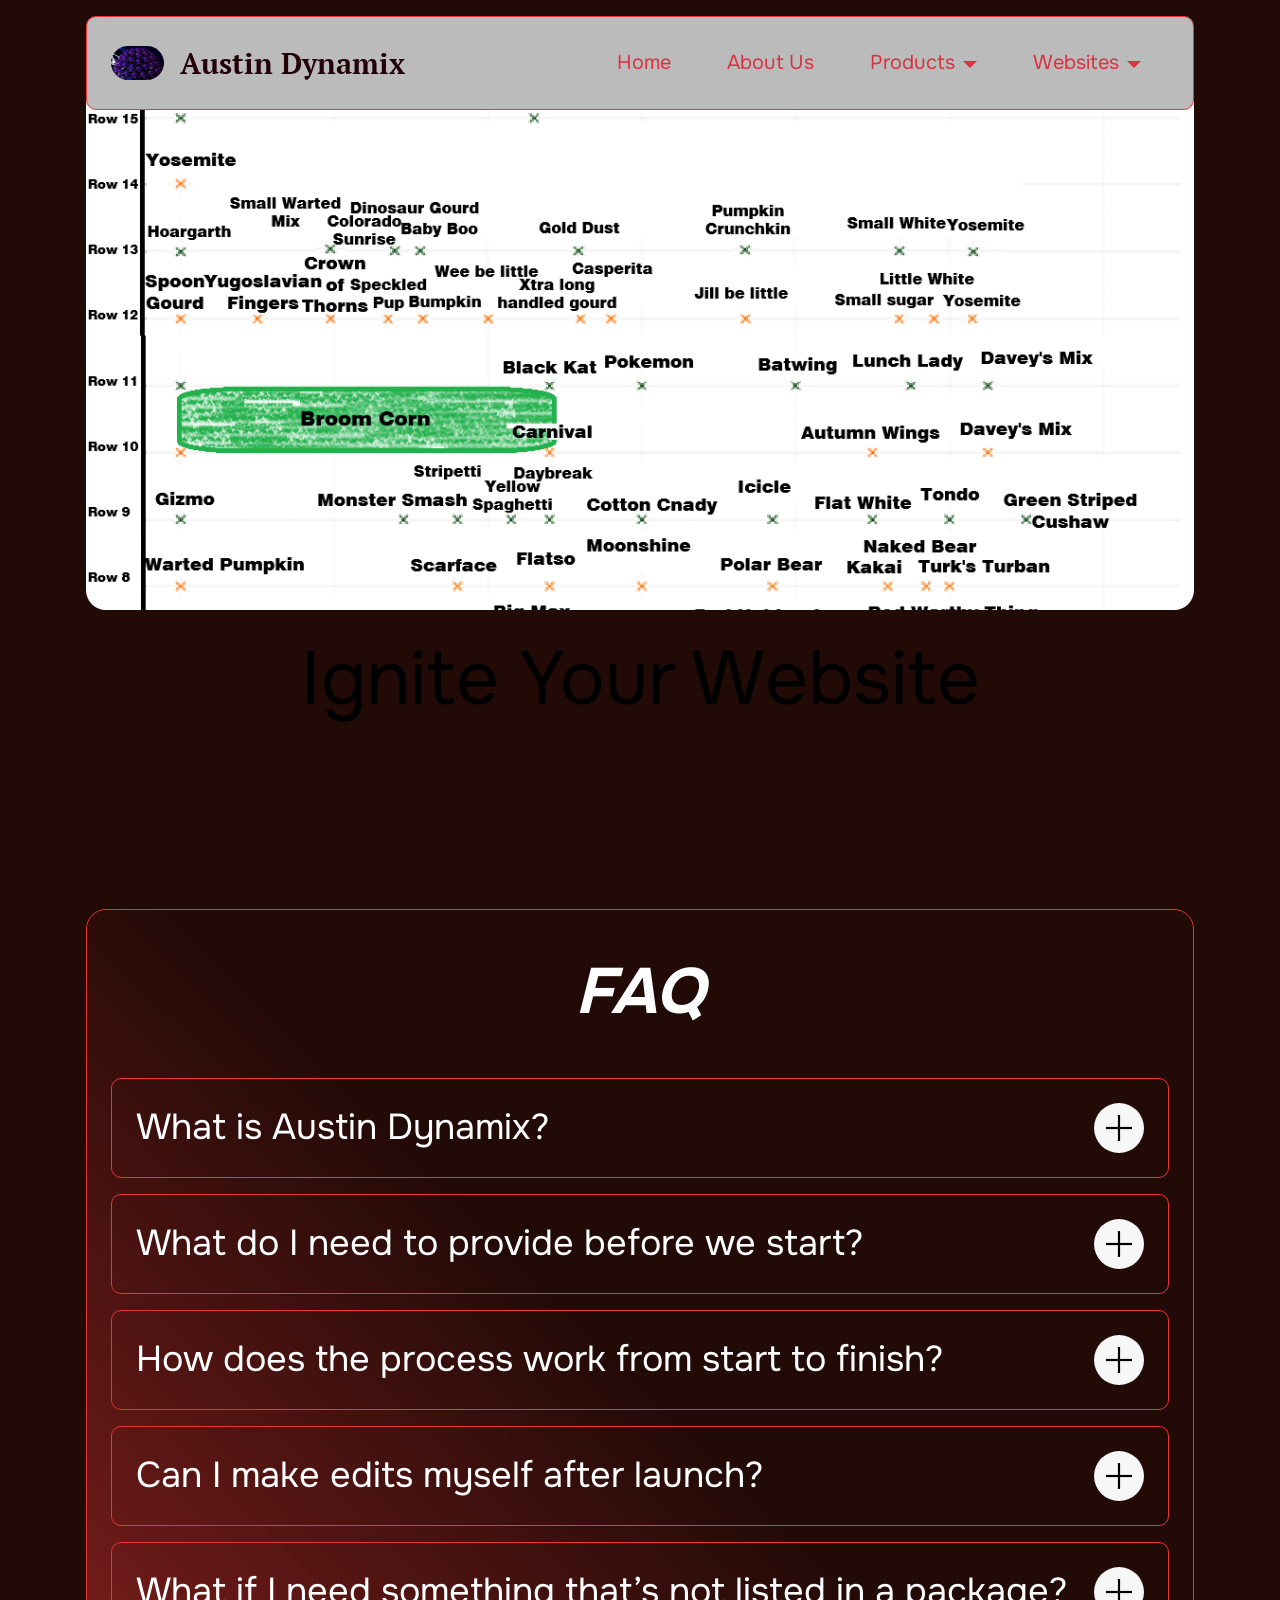
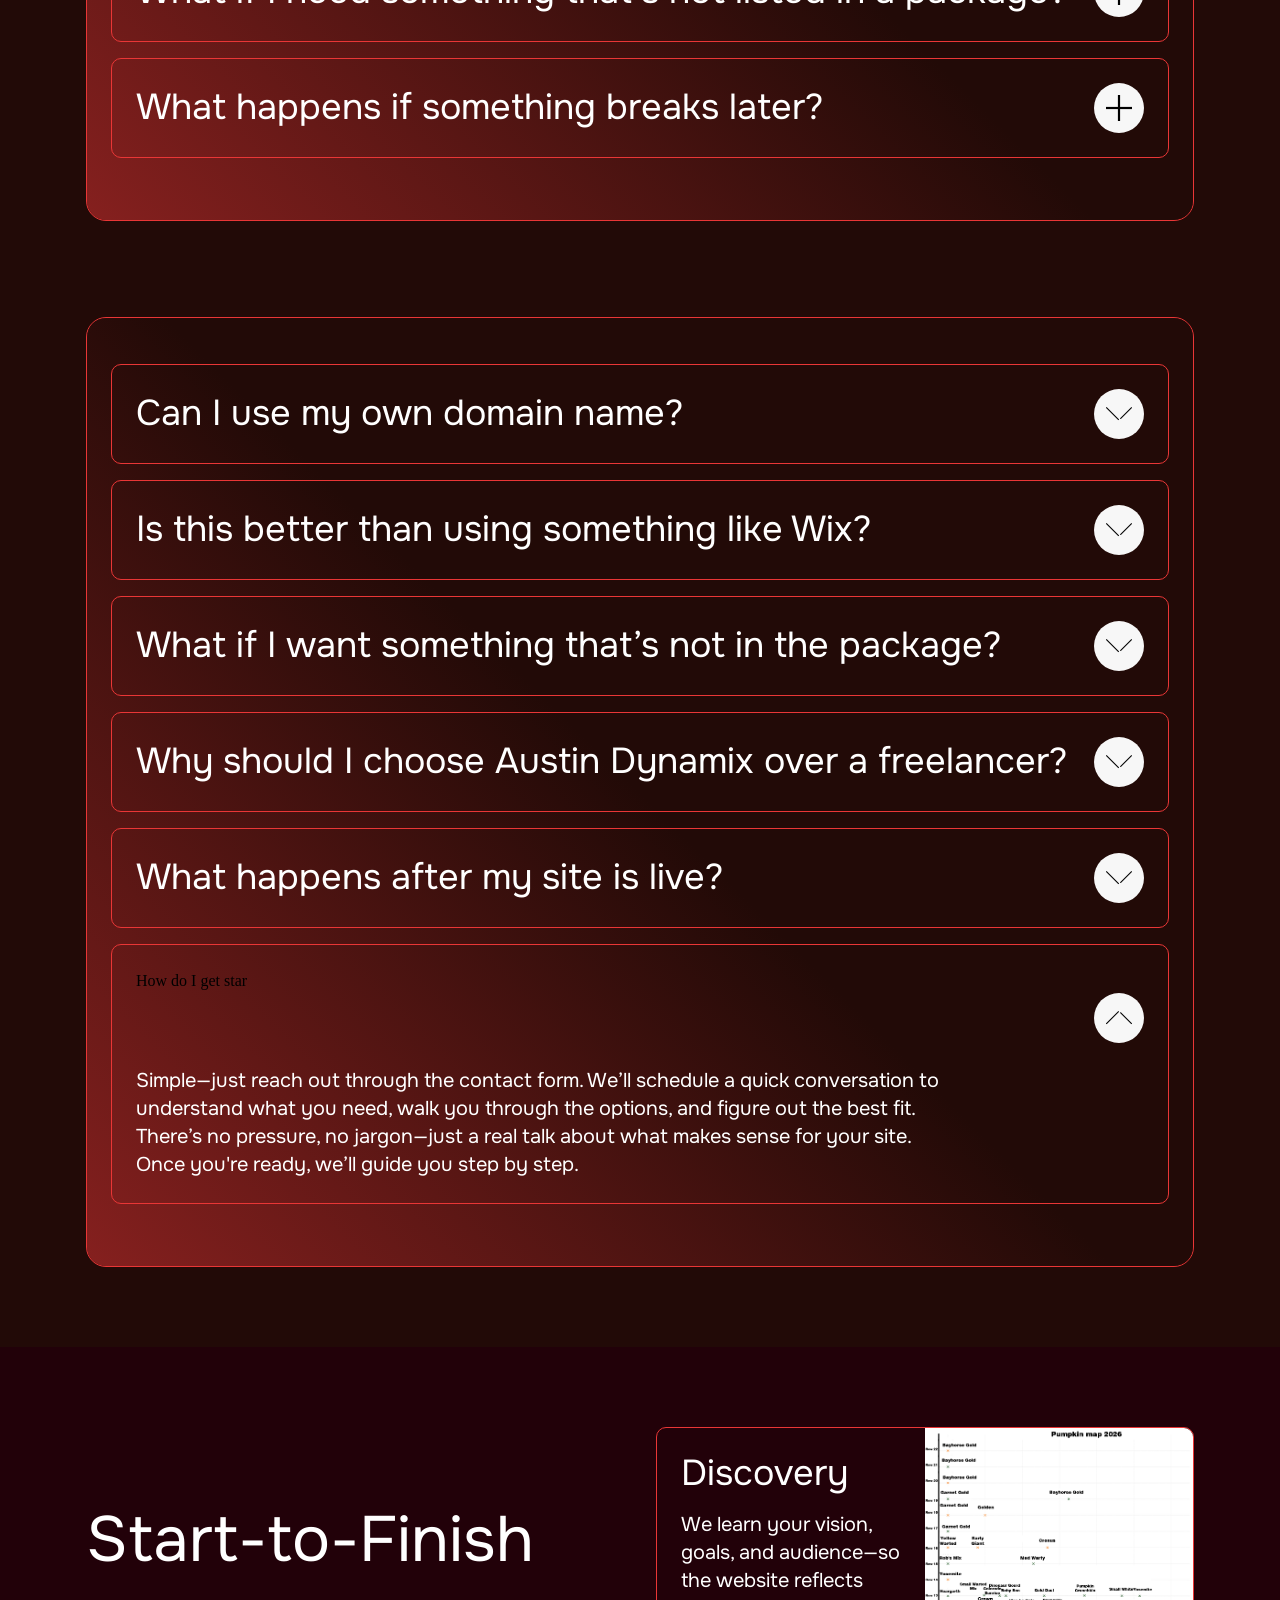
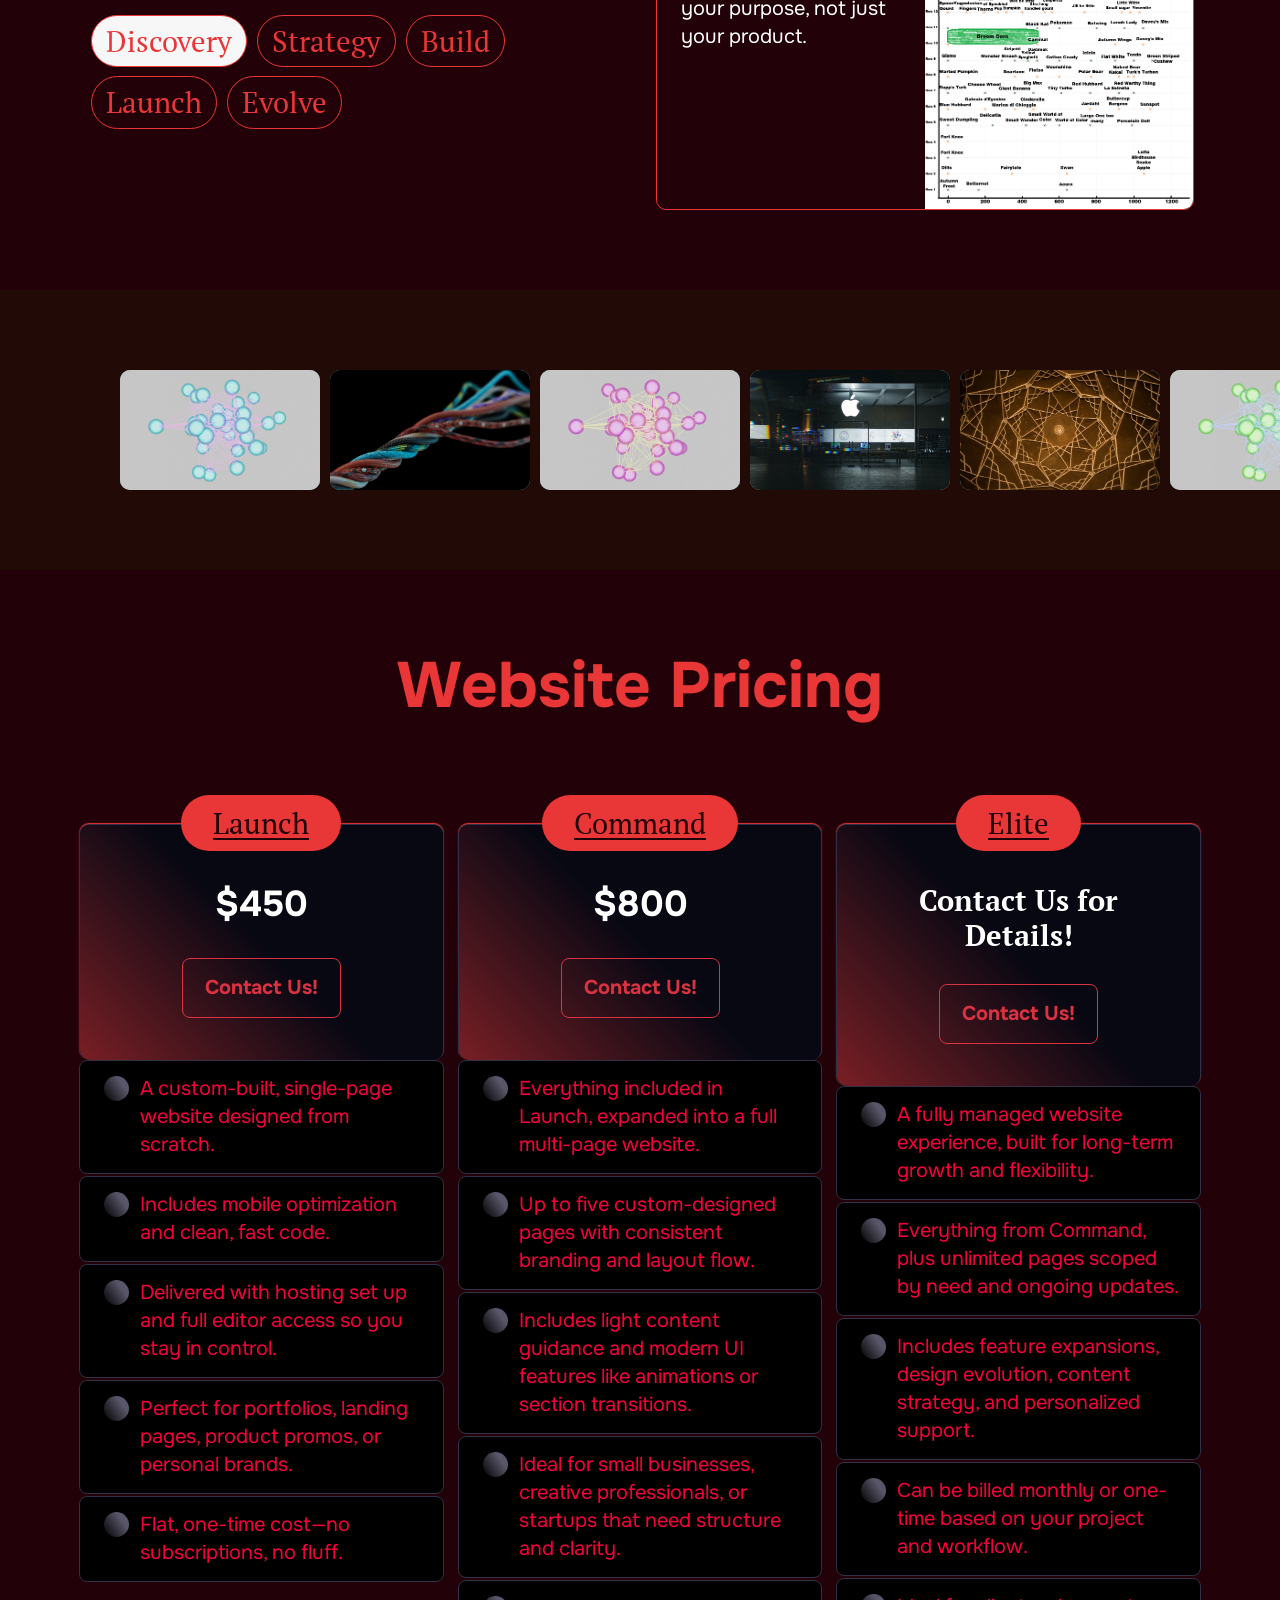
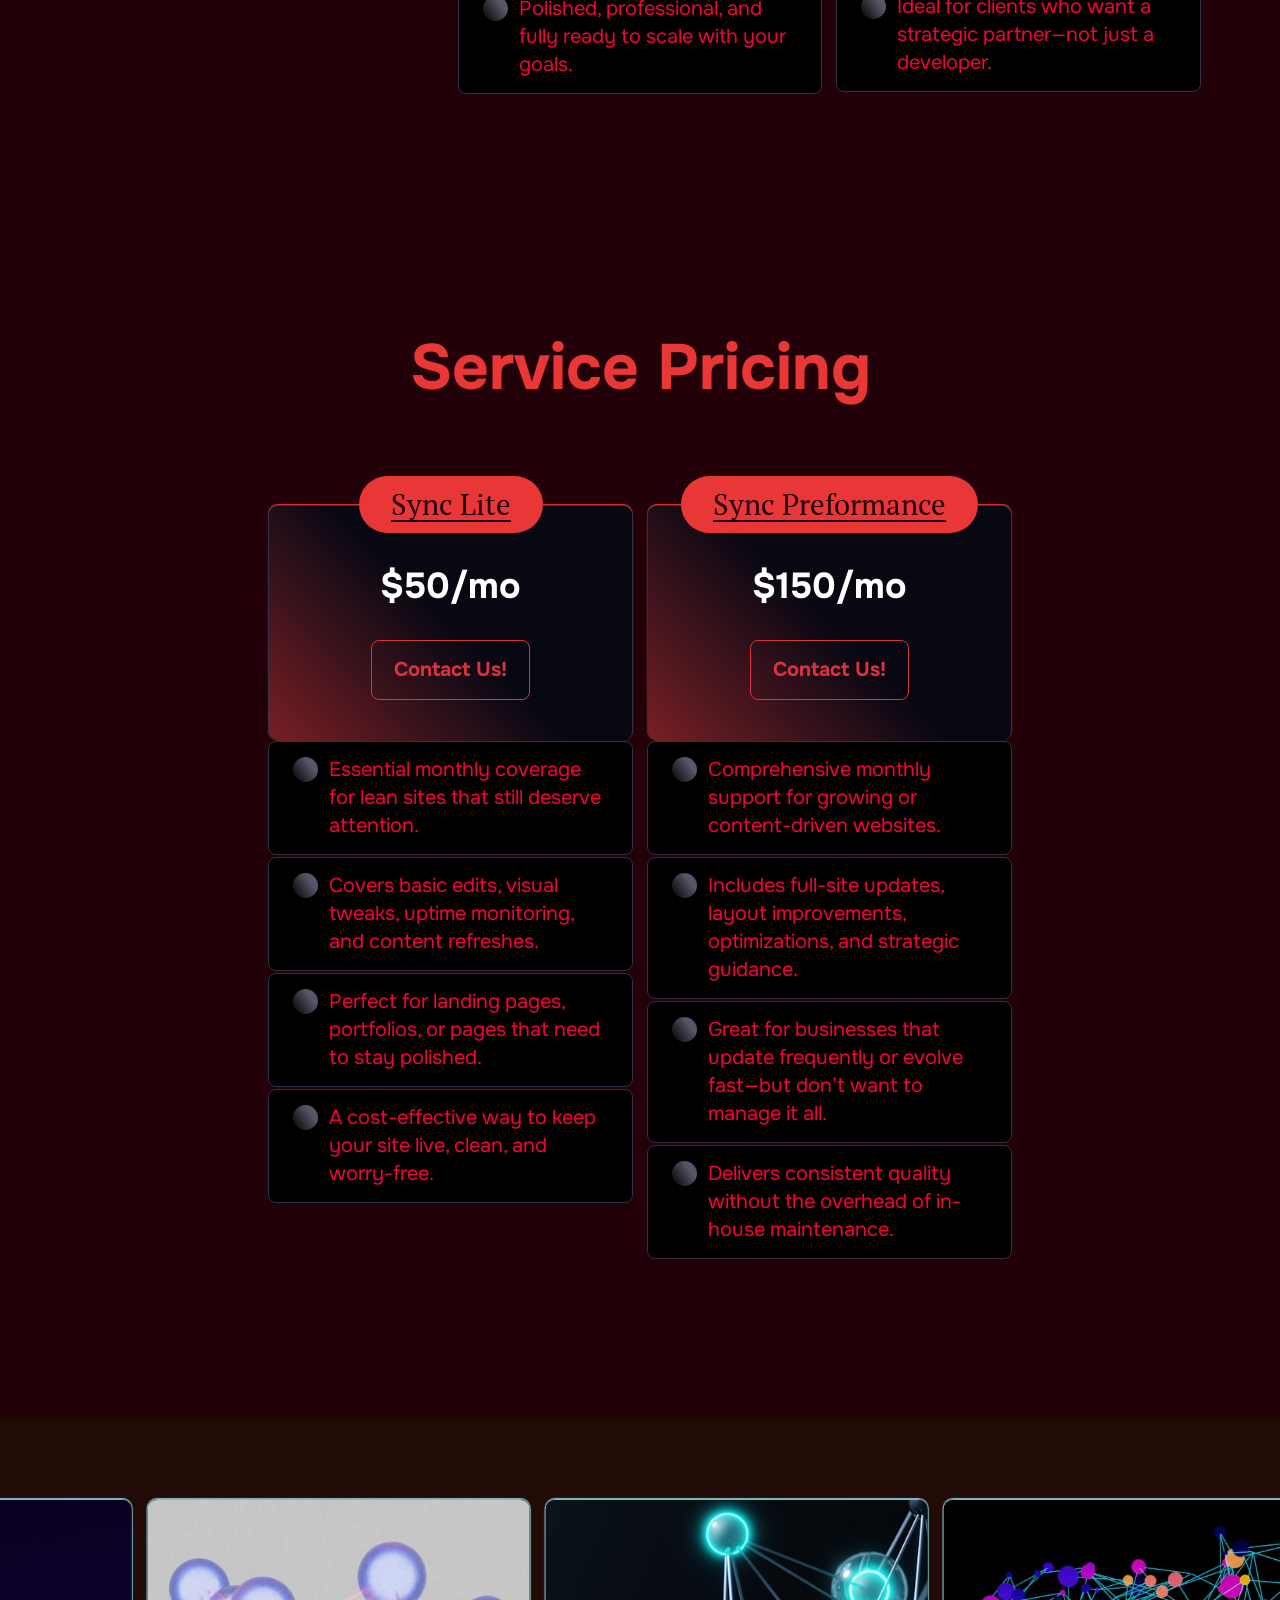
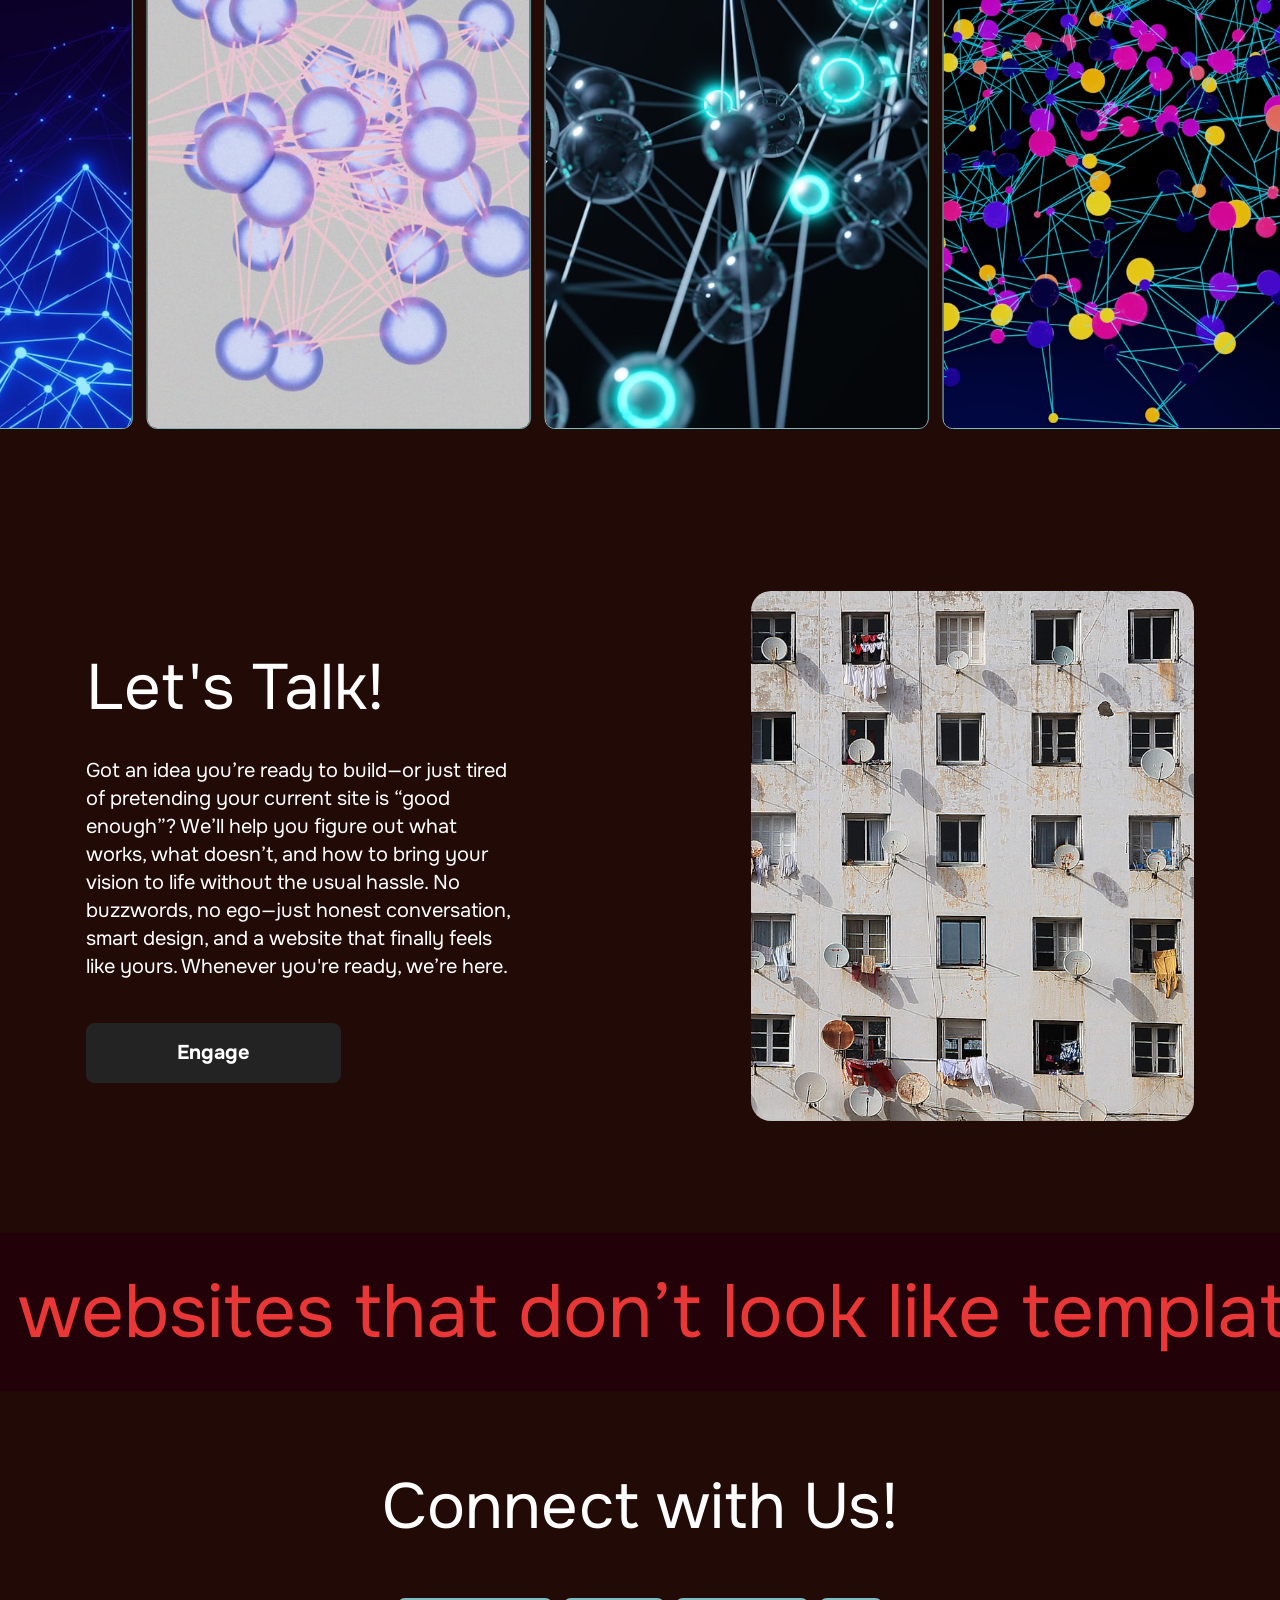
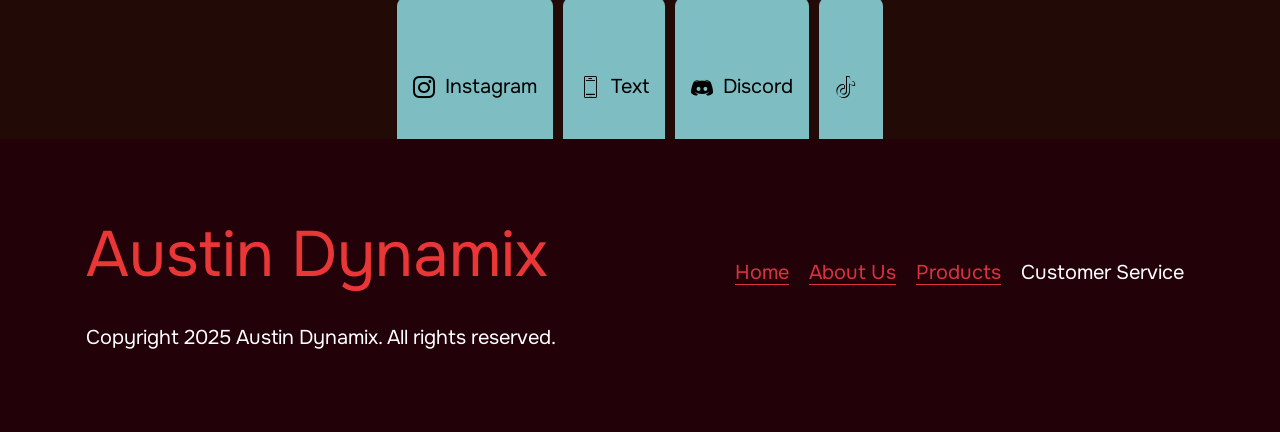
<file: index-set-one.html>
<html data-iframe-content="true" class="desktop mbr-site-loaded"><head>
        <style>
          html[data-iframe-content="true"], body[data-iframe-content="true"] {
            background: inherit !important;
            color: inherit !important;
            font-family: inherit !important;
            margin: inherit !important;
            padding: inherit !important;
            overflow: inherit !important;
            min-height: inherit !important;
          }
        </style>
      
        <style>
          html[data-iframe-content="true"], body[data-iframe-content="true"] {
            background: inherit !important;
            color: inherit !important;
            font-family: inherit !important;
            margin: inherit !important;
            padding: inherit !important;
            overflow: inherit !important;
            min-height: inherit !important;
          }
        </style>
      
        <style>
          html[data-iframe-content="true"], body[data-iframe-content="true"] {
            background: inherit !important;
            color: inherit !important;
            font-family: inherit !important;
            margin: inherit !important;
            padding: inherit !important;
            overflow: inherit !important;
            min-height: inherit !important;
          }
        </style>
      
        <style>
          html[data-iframe-content="true"], body[data-iframe-content="true"] {
            background: inherit !important;
            color: inherit !important;
            font-family: inherit !important;
            margin: inherit !important;
            padding: inherit !important;
            overflow: inherit !important;
            min-height: inherit !important;
          }
        </style>
      
        <style>
          html[data-iframe-content="true"], body[data-iframe-content="true"] {
            background: inherit !important;
            color: inherit !important;
            font-family: inherit !important;
            margin: inherit !important;
            padding: inherit !important;
            overflow: inherit !important;
            min-height: inherit !important;
          }
        </style>
      
        <style>
          html[data-iframe-content="true"], body[data-iframe-content="true"] {
            background: inherit !important;
            color: inherit !important;
            font-family: inherit !important;
            margin: inherit !important;
            padding: inherit !important;
            overflow: inherit !important;
            min-height: inherit !important;
          }
        </style>
      
        <style>
          html[data-iframe-content="true"], body[data-iframe-content="true"] {
            background: inherit !important;
            color: inherit !important;
            font-family: inherit !important;
            margin: inherit !important;
            padding: inherit !important;
            overflow: inherit !important;
            min-height: inherit !important;
          }
        </style>
      
        <style>
          html[data-iframe-content="true"], body[data-iframe-content="true"] {
            background: inherit !important;
            color: inherit !important;
            font-family: inherit !important;
            margin: inherit !important;
            padding: inherit !important;
            overflow: inherit !important;
            min-height: inherit !important;
          }
        </style>
      
  
  <meta charset="UTF-8">
  <meta http-equiv="X-UA-Compatible" content="IE=edge">
  
  <meta name="viewport" content="width=device-width, initial-scale=1, minimum-scale=1">
  <link rel="shortcut icon" href="assets/images/background1.jpg" type="image/x-icon">
  <meta name="description" content="">
  
  
  <title>Austin Dynamix</title>
  <link rel="stylesheet" href="assets/web/assets/mobirise-icons2/mobirise2.css">
  <link rel="stylesheet" href="assets/web/assets/mobirise-icons/mobirise-icons.css">
  <link rel="stylesheet" href="assets/bootstrap/css/bootstrap.min.css">
  <link rel="stylesheet" href="assets/bootstrap/css/bootstrap-grid.min.css">
  <link rel="stylesheet" href="assets/bootstrap/css/bootstrap-reboot.min.css">
  <link rel="stylesheet" href="assets/dropdown/css/style.css">
  <link rel="stylesheet" href="assets/socicon/css/styles.css">
  <link rel="stylesheet" href="assets/theme/css/style.css">
  <link rel="stylesheet" href="https://fonts.googleapis.com/css2?family=Onest:wght@400;700&amp;display=swap&amp;display=swap" as="style" onload="this.onload=null;this.rel='stylesheet'">
  <noscript>&amp;amp;amp;amp;amp;amp;amp;lt;link rel="stylesheet" href="https://fonts.googleapis.com/css2?family=Onest:wght@400;700&amp;amp;amp;amp;amp;amp;amp;amp;display=swap&amp;amp;amp;amp;amp;amp;amp;amp;display=swap"&amp;amp;amp;amp;amp;amp;amp;gt;</noscript>
  <link rel="stylesheet" href="https://fonts.googleapis.com/css?family=PT+Serif:400,400i,700,700i&amp;display=swap" as="style" onload="this.onload=null;this.rel='stylesheet'">
  <noscript>&amp;amp;amp;amp;amp;amp;amp;lt;link rel="stylesheet" href="https://fonts.googleapis.com/css?family=PT+Serif:400,400i,700,700i&amp;amp;amp;amp;amp;amp;amp;amp;display=swap"&amp;amp;amp;amp;amp;amp;amp;gt;</noscript>
  <link rel="preload" as="style" href="assets/mobirise/css/mbr-additional.css?v=OehXjs"><link rel="stylesheet" href="assets/mobirise/css/mbr-additional.css?v=OehXjs" type="text/css">

  
  
  
<style data-editor="yes">
    .dormant {
      display: none !important;
      visibility: hidden !important;
      opacity: 0 !important;
      pointer-events: none !important;
      height: 0 !important;
      width: 0 !important;
      overflow: hidden !important;
    }
    .dormant-revealed {
      opacity: 0.3 !important;
      pointer-events: auto !important;
      outline: 2px dotted #e67e22 !important;
      background: #fffbe6 !important;
      color: #e67e22 !important;
      cursor: pointer !important;
    }
    .editable-form-embed {
      width: 100% !important;
      height: 500px;
      display: block;
      border: none;
      margin: 0;
      padding: 0;
      box-sizing: border-box;
    }
    .iframe-wrapper {
      position: relative;
      display: inline-block;
      overflow: hidden;
    }
    .iframe-overlay {
      position: absolute;
      top: 0; left: 0;
      width: 100%; height: 100%;
      background: transparent;
      z-index: 1000;
      cursor: pointer;
    }</style></head>
<body data-iframe-content="true" data-new-gr-c-s-check-loaded="8.932.0" data-gr-ext-installed="">
  
  <section data-bs-version="5.1" class="menu menu01 tradem5 cid-uSG4uDA5SI" once="menu" id="menu-1-uSG4uDA5SI">
    

    <div class="container">
        <nav class="navbar navbar-dropdown navbar-expand-lg">
            <div class="menu-container">
                <div class="navbar-brand">
				<span class="navbar-logo">
					<a href="#">
						<img src="assets/images/background1.jpg" alt="" style="height: 2.1rem;">
					</a>
				</span>
                    <span class="navbar-caption-wrap"><a class="navbar-caption text-primary display-7" href="index.html">Austin Dynamix</a></span>
                </div>
                <button class="navbar-toggler" type="button" data-toggle="collapse" data-bs-toggle="collapse" data-target="#navbarSupportedContent" data-bs-target="#navbarSupportedContent" aria-controls="navbarNavAltMarkup" aria-expanded="false" aria-label="Toggle navigation">
                    <div class="hamburger">
                        <span></span>
                        <span></span>
                        <span></span>
                        <span></span>
                    </div>
                </button>
                <div class="collapse navbar-collapse" id="navbarSupportedContent">
                    <ul class="navbar-nav nav-dropdown nav-right" data-app-modern-menu="true"><li class="nav-item">
                            <a class="nav-link link text-danger display-4" href="index.html">Home</a>
                        </li>
                        <li class="nav-item">
                            <a class="nav-link link text-danger text-primary display-4" href="about.html" aria-expanded="false">About Us</a>
                        </li><li class="nav-item dropdown"><a class="nav-link link dropdown-toggle text-danger display-4" href="#" data-toggle="dropdown-submenu" data-bs-toggle="dropdown" data-bs-auto-close="outside" aria-expanded="false">Products</a><div class="dropdown-menu" aria-labelledby="dropdown-279" data-bs-popper="none"><div class="dropdown"><a class="dropdown-item dropdown-toggle text-danger display-4" href="#" data-toggle="dropdown-submenu" data-bs-toggle="dropdown" data-bs-auto-close="outside" aria-expanded="false">Websites</a><div class="dropdown-menu dropdown-submenu" aria-labelledby="dropdown-409" data-bs-popper="none"><a class="show dropdown-item text-danger text-primary display-4" href="launch.html">Launch</a><a class="show dropdown-item text-danger text-primary display-4" href="command.html">Command</a><a class="show dropdown-item text-danger text-primary display-4" href="elite.html">Elite</a></div></div><div class="dropdown"><a class="dropdown-item dropdown-toggle text-danger display-4" href="#" data-toggle="dropdown-submenu" data-bs-toggle="dropdown" data-bs-auto-close="outside" aria-expanded="false">Service</a><div class="dropdown-menu dropdown-submenu" aria-labelledby="dropdown-258"><a class="show dropdown-item text-danger text-primary display-4" href="sync-lite.html">Sync Lite</a><a class="show dropdown-item text-danger text-primary display-4" href="sync-performance.html">Sync Prefomance</a></div></div></div></li>
                        <li class="nav-item dropdown">
                            <a class="nav-link link dropdown-toggle text-danger display-4" href="#" data-toggle="dropdown-submenu" data-bs-toggle="dropdown" data-bs-auto-close="outside" aria-expanded="true">Websites</a><div class="dropdown-menu" aria-labelledby="dropdown-887"><a class="dropdown-item text-danger display-4" href="#">Lawncare</a><a class="dropdown-item text-danger display-4" href="#">Fast Food</a></div>
                        </li>
                        <li class="nav-item dropdown">
                            <a class="nav-link link dropdown-toggle text-danger display-4 dormant" data-toggle="dropdown-submenu" data-bs-toggle="dropdown" data-bs-auto-close="outside" aria-expanded="false" data-original-href="#" data-original-text="Contact" style="display: none;"></a><div class="dropdown-menu" aria-labelledby="dropdown-238"><a class="dropdown-item text-danger display-4" href="#">Current Customers</a><a class="dropdown-item text-danger display-4" href="#">New Customers</a></div>
                        </li></ul>
                    
                    
                </div>
            </div>
        </nav>
    </div>
</section>

<section data-bs-version="5.1" class="header02 tradem5 cid-uSG4uE4gRA" id="hero-2-uSG4uE4gRA">
    

    
    

    <div class="container">
        <div class="row items-wrap">
            <div class="col-12 card">
                <div class="content-wrapper">
                    <div class="image-wrapper">
                        <img src="https://will292929.github.io/test6/images/img_1754367801664_pumpkins.png" alt="Austin Dynamix" data-image-file="images/img_1754367801664_pumpkins.png">
                    </div>
                    <h2 class="mbr-section-title mbr-fonts-style display-1">Ignite Your Website</h2>
                    <div class="text-wrapper">
                        
                    </div>
                    
                </div>
            </div>
        </div>
    </div>
</section>

<section data-bs-version="5.1" class="list01 tradem5 cid-uSG4uEzuJt" id="faq-1-uSG4uEzuJt">
    

    
    

    <div class="container">
        <div class="row">
            <div class="col-12">
                <div class="content-wrapper">
                    <h2 class="mbr-section-title mbr-fonts-style display-2"><em><strong>FAQ</strong></em></h2>
                    <div id="bootstrap-accordion_7" class="panel-group accordionStyles accordion" role="tablist" aria-multiselectable="true">
                        <div class="card">
                            <div class="card-header" role="tab" id="headingOne">
                                <a role="button" class="panel-title collapsed" data-toggle="collapse" data-bs-toggle="collapse" data-core="" href="#collapse1_7" aria-expanded="false" aria-controls="collapse1">
                                    <h4 class="panel-title-edit mbr-fonts-style display-5">What is Austin Dynamix?</h4>
                                    <div class="icon-wrapper">
                                        <span class="sign mbr-iconfont mobi-mbri-plus mobi-mbri"></span>
                                    </div>
                                </a>
                            </div>
                            <div id="collapse1_7" class="panel-collapse noScroll collapse" role="tabpanel" aria-labelledby="headingOne" data-parent="#accordion" data-bs-parent="#bootstrap-accordion_7">
                                <div class="panel-body">
                                    <p class="panel-text mbr-fonts-style display-4">Austin Dynamix is a small, hands-on web team focused on helping people build websites that actually work for them. We keep things simple, personal, and direct: no salespeople, no tech overwhelm—just smart design, clean builds, and real support from the same people who build your site.</p>
                                </div>
                            </div>
                        </div>
                        <div class="card">
                            <div class="card-header" role="tab" id="headingTwo">
                                <a role="button" class="panel-title collapsed" data-toggle="collapse" data-bs-toggle="collapse" data-core="" href="#collapse2_7" aria-expanded="false" aria-controls="collapse2">
                                    <h4 class="panel-title-edit mbr-fonts-style display-5">What do I need to provide before we start?</h4>
                                    <div class="icon-wrapper">
                                        <span class="sign mbr-iconfont mobi-mbri-plus mobi-mbri"></span>
                                    </div>
                                </a>
                            </div>
                            <div id="collapse2_7" class="panel-collapse noScroll collapse" role="tabpanel" aria-labelledby="headingTwo" data-parent="#accordion" data-bs-parent="#bootstrap-accordion_7">
                                <div class="panel-body">
                                    <p class="panel-text mbr-fonts-style display-4">Usually just your content (text, images, and logo if you have one). If you’re not sure, we’ll walk you through it step by step.</p>
                                </div>
                            </div>
                        </div>
                        <div class="card">
                            <div class="card-header" role="tab" id="headingThree">
                                <a role="button" class="panel-title collapsed" data-toggle="collapse" data-bs-toggle="collapse" data-core="" href="#collapse3_7" aria-expanded="false" aria-controls="collapse3">
                                    <h4 class="panel-title-edit mbr-fonts-style display-5">How does the process work from start to finish?</h4>
                                    <div class="icon-wrapper">
                                        <span class="sign mbr-iconfont mobi-mbri-plus mobi-mbri"></span>
                                    </div>
                                </a>
                            </div>
                            <div id="collapse3_7" class="panel-collapse noScroll collapse" role="tabpanel" aria-labelledby="headingThree" data-parent="#accordion" data-bs-parent="#bootstrap-accordion_7">
                                <div class="panel-body">
                                    <p class="panel-text mbr-fonts-style display-4">We start with a conversation about your goals, content, and visual style. From there, we build, review, revise if needed, and launch when you're ready.</p>
                                </div>
                            </div>
                        </div>
                        <div class="card">
                            <div class="card-header" role="tab" id="headingFour">
                                <a role="button" class="panel-title collapsed" data-toggle="collapse" data-bs-toggle="collapse" data-core="" href="#collapse4_7" aria-expanded="false" aria-controls="collapse4">
                                    <h4 class="panel-title-edit mbr-fonts-style display-5">Can I make edits myself after launch?</h4>
                                    <div class="icon-wrapper">
                                        <span class="sign mbr-iconfont mobi-mbri-plus mobi-mbri"></span>
                                    </div>
                                </a>
                            </div>
                            <div id="collapse4_7" class="panel-collapse noScroll collapse" role="tabpanel" aria-labelledby="headingFour" data-parent="#accordion" data-bs-parent="#bootstrap-accordion_7">
                                <div class="panel-body">
                                    <p class="panel-text mbr-fonts-style display-4">Yes. Every site is delivered with editor access, so you can update content, images, and links without touching code. Or, if you prefer, you can stay on a Sync plan and we’ll handle it for you.</p>
                                </div>
                            </div>
                        </div>
                        <div class="card">
                            <div class="card-header" role="tab" id="headingFive">
                                <a role="button" class="panel-title collapsed" data-toggle="collapse" data-bs-toggle="collapse" data-core="" href="#collapse5_7" aria-expanded="false" aria-controls="collapse5">
                                    <h4 class="panel-title-edit mbr-fonts-style display-5">What if I need something that’s not listed in a package?</h4>
                                    <div class="icon-wrapper">
                                        <span class="sign mbr-iconfont mobi-mbri-plus mobi-mbri"></span>
                                    </div>
                                </a>
                            </div>
                            <div id="collapse5_7" class="panel-collapse noScroll collapse" role="tabpanel" aria-labelledby="headingFive" data-parent="#accordion" data-bs-parent="#bootstrap-accordion_7">
                                <div class="panel-body">
                                    <p class="panel-text mbr-fonts-style display-4">No problem. We can customize any package or quote a one-off solution depending on what you need—just reach out.</p>
                                </div>
                            </div>
                        </div>
                        <div class="card">
                            <div class="card-header" role="tab" id="headingSix">
                                <a role="button" class="panel-title collapsed" data-toggle="collapse" data-bs-toggle="collapse" data-core="" href="#collapse6_7" aria-expanded="false" aria-controls="collapse6">
                                    <h4 class="panel-title-edit mbr-fonts-style display-5">What happens if something breaks later?</h4>
                                    <div class="icon-wrapper">
                                        <span class="sign mbr-iconfont mobi-mbri-plus mobi-mbri"></span>
                                    </div>
                                </a>
                            </div>
                            <div id="collapse6_7" class="panel-collapse noScroll collapse" role="tabpanel" aria-labelledby="headingSix" data-parent="#accordion" data-bs-parent="#bootstrap-accordion_7">
                                <div class="panel-body">
                                    <p class="panel-text mbr-fonts-style display-4">If it’s something we built and it breaks, we’ll fix it—no charge. If the issue is outside our scope, we’ll still take a look and offer a clear solution at a fair, agreed-upon rate.</p>
                                </div>
                            </div>
                        </div>
                    </div>
                </div>
            </div>
        </div>
    </div>
</section>

<section data-bs-version="5.1" class="list01 tradem5 cid-uSJubHg4ZI" id="list01-b">
    

    
    

    <div class="container">
        <div class="row">
            <div class="col-12">
                <div class="content-wrapper">
                    
                    <div id="bootstrap-accordion_8" class="panel-group accordionStyles accordion" role="tablist" aria-multiselectable="true">
                        <div class="card">
                            <div class="card-header" role="tab" id="headingOne">
                                <a role="button" class="panel-title collapsed" data-toggle="collapse" data-bs-toggle="collapse" data-core="" href="#collapse1_8" aria-expanded="false" aria-controls="collapse1">
                                    <h4 class="panel-title-edit mbr-fonts-style display-5">Can I use my own domain name?</h4>
                                    <div class="icon-wrapper">
                                        <span class="sign mbr-iconfont mobi-mbri-plus mobi-mbri mbri-arrow-down"></span>
                                    </div>
                                </a>
                            </div>
                            <div id="collapse1_8" class="panel-collapse noScroll collapse" role="tabpanel" aria-labelledby="headingOne" data-parent="#accordion" data-bs-parent="#bootstrap-accordion_8">
                                <div class="panel-body">
                                    <p class="panel-text mbr-fonts-style display-4">Yes! If you already have a domain, we’ll connect it for you. If you don’t, we’ll take care of the process of registering one for you. Just note that domain providers (like GoDaddy, Namecheap, etc.) charge a separate annual fee—outside of our control—but we’ll make sure to set it up correctly for you.</p>
                                </div>
                            </div>
                        </div>
                        <div class="card">
                            <div class="card-header" role="tab" id="headingTwo">
                                <a role="button" class="panel-title collapsed" data-toggle="collapse" data-bs-toggle="collapse" data-core="" href="#collapse2_8" aria-expanded="false" aria-controls="collapse2">
                                    <h4 class="panel-title-edit mbr-fonts-style display-5">Is this better than using something like Wix?</h4>
                                    <div class="icon-wrapper">
                                        <span class="sign mbr-iconfont mobi-mbri-plus mobi-mbri mbri-arrow-down"></span>
                                    </div>
                                </a>
                            </div>
                            <div id="collapse2_8" class="panel-collapse noScroll collapse" role="tabpanel" aria-labelledby="headingTwo" data-parent="#accordion" data-bs-parent="#bootstrap-accordion_8">
                                <div class="panel-body">
                                    <p class="panel-text mbr-fonts-style display-4">If you're looking for a quick template, those platforms work. But if you want a site that's custom, clean, fast, and fully yours—with real support behind it—you’ll get a lot more value here. No hidden platform fees, no design limitations, and no dealing with generic templates. Plus, we'll be here with you every step of the way!</p>
                                </div>
                            </div>
                        </div>
                        <div class="card">
                            <div class="card-header" role="tab" id="headingThree">
                                <a role="button" class="panel-title collapsed" data-toggle="collapse" data-bs-toggle="collapse" data-core="" href="#collapse3_8" aria-expanded="false" aria-controls="collapse3">
                                    <h4 class="panel-title-edit mbr-fonts-style display-5">What if I want something that’s not in the package?</h4>
                                    <div class="icon-wrapper">
                                        <span class="sign mbr-iconfont mobi-mbri-plus mobi-mbri mbri-arrow-down"></span>
                                    </div>
                                </a>
                            </div>
                            <div id="collapse3_8" class="panel-collapse noScroll collapse" role="tabpanel" aria-labelledby="headingThree" data-parent="#accordion" data-bs-parent="#bootstrap-accordion_8">
                                <div class="panel-body">
                                    <p class="panel-text mbr-fonts-style display-4">No problem. We can quote custom features, extra pages, or advanced design as needed. Just ask, we're flexible!</p>
                                </div>
                            </div>
                        </div>
                        <div class="card">
                            <div class="card-header" role="tab" id="headingFour">
                                <a role="button" class="panel-title collapsed" data-toggle="collapse" data-bs-toggle="collapse" data-core="" href="#collapse4_8" aria-expanded="false" aria-controls="collapse4">
                                    <h4 class="panel-title-edit mbr-fonts-style display-5">Why should I choose Austin Dynamix over a freelancer?</h4>
                                    <div class="icon-wrapper">
                                        <span class="sign mbr-iconfont mobi-mbri-plus mobi-mbri mbri-arrow-down"></span>
                                    </div>
                                </a>
                            </div>
                            <div id="collapse4_8" class="panel-collapse noScroll collapse" role="tabpanel" aria-labelledby="headingFour" data-parent="#accordion" data-bs-parent="#bootstrap-accordion_8">
                                <div class="panel-body">
                                    <p class="panel-text mbr-fonts-style display-4">You get direct access to the people actually building your site. We're small, fast, personal, and focused on quality. At an affordable cost. That means your project gets more attention and better results.</p>
                                </div>
                            </div>
                        </div>
                        <div class="card">
                            <div class="card-header" role="tab" id="headingFive">
                                <a role="button" class="panel-title collapsed" data-toggle="collapse" data-bs-toggle="collapse" data-core="" href="#collapse5_8" aria-expanded="false" aria-controls="collapse5">
                                    <h4 class="panel-title-edit mbr-fonts-style display-5">What happens after my site is live?</h4>
                                    <div class="icon-wrapper">
                                        <span class="sign mbr-iconfont mobi-mbri-plus mobi-mbri mbri-arrow-down"></span>
                                    </div>
                                </a>
                            </div>
                            <div id="collapse5_8" class="panel-collapse noScroll collapse" role="tabpanel" aria-labelledby="headingFive" data-parent="#accordion" data-bs-parent="#bootstrap-accordion_8">
                                <div class="panel-body">
                                    <p class="panel-text mbr-fonts-style display-4">You’ll receive full access and ownership, plus the tools to edit it yourself. If you want help down the road, we’re still here. You won’t be abandoned!</p>
                                </div>
                            </div>
                        </div>
                        <div class="card">
                            <div class="card-header" role="tab" id="headingSix">How do I get star<a role="button" class="panel-title collapsed" data-toggle="collapse" data-bs-toggle="collapse" data-core="" href="#collapse6_8" aria-expanded="true" aria-controls="collapse6"><h4 class="panel-title-edit mbr-fonts-style display-5"></h4><div class="icon-wrapper"><span class="sign mbr-iconfont mobi-mbri-plus mobi-mbri mbri-arrow-up"></span></div></a></div>
                            <div id="collapse6_8" class="panel-collapse noScroll collapse show" role="tabpanel" aria-labelledby="headingSix" data-parent="#accordion" data-bs-parent="#bootstrap-accordion_8" style="">
                                <div class="panel-body">
                                    <p class="panel-text mbr-fonts-style display-4">Simple—just reach out through the contact form. We’ll schedule a quick conversation to understand what you need, walk you through the options, and figure out the best fit. There’s no pressure, no jargon—just a real talk about what makes sense for your site. Once you're ready, we’ll guide you step by step.</p>
                                </div>
                            </div>
                        </div>
                    </div>
                </div>
            </div>
        </div>
    </div>
</section>

<section data-bs-version="5.1" class="tabs01 tabs tradem5 cid-uSG4uEKgMo" id="features-10-uSG4uEKgMo">
    

    
    

    <div class="container">
        <div class="row items-wrap">
            <div class="col-12 col-lg-6 card">
                <div class="content-wrapper">
                    <h2 class="mbr-section-title mbr-fonts-style display-2">Start-to-Finish</h2>
                    <div class="tabs-wrapper">
                        <ul class="nav nav-tabs" role="tablist">
                            <li class="nav-item first mbr-fonts-style"><a class="nav-link show mbr-fonts-style display-7" role="tab" data-toggle="tab" data-bs-toggle="tab" href="#features-10-uSG4uEKgMo_tab0" aria-selected="false">Discovery</a></li>
                            <li class="nav-item"><a class="nav-link mbr-fonts-style display-7" role="tab" data-toggle="tab" data-bs-toggle="tab" href="#features-10-uSG4uEKgMo_tab1" aria-selected="true">Strategy</a></li>
                            <li class="nav-item"><a class="nav-link mbr-fonts-style display-7 active" role="tab" data-toggle="tab" data-bs-toggle="tab" href="#features-10-uSG4uEKgMo_tab2" aria-selected="true">Build</a></li>
                            <li class="nav-item"><a class="nav-link mbr-fonts-style display-7" role="tab" data-toggle="tab" data-bs-toggle="tab" href="#features-10-uSG4uEKgMo_tab3" aria-selected="true">Launch</a></li>
                            <li class="nav-item"><a class="nav-link mbr-fonts-style display-7" role="tab" data-toggle="tab" data-bs-toggle="tab" href="#features-10-uSG4uEKgMo_tab4" aria-selected="true">Evolve</a></li>
                            
                        </ul>
                    </div>
                </div>
            </div>
            <div class="col-12 col-lg-6 card">
                <div class="tab-content">
                    <div id="features-10-uSG4uEKgMo_tab0" class="tab-pane in show" role="tabpanel">
                        <div class="item-content">
                            <div class="text-wrapper">
                                <h4 class="item-title mbr-fonts-style display-5">Discovery</h4>
                                <div class="text-wrap">
                                    <p class="item-text mbr-fonts-style display-4">We learn your vision, goals, and audience—so the website reflects your purpose, not just your product.</p>
                                </div>
                            </div>
                            <div class="image-wrap">
                                <img src="https://will292929.github.io/test6/images/img_1754368019089_pumpkins.png" alt="" data-image-file="images/img_1754368019089_pumpkins.png">
                            </div>
                        </div>
                    </div>
                    <div id="features-10-uSG4uEKgMo_tab1" class="tab-pane" role="tabpanel">
                        <div class="item-content ">
                            <div class="text-wrapper">
                                <h4 class="item-title mbr-fonts-style display-5">Strategy</h4>
                                <div class="text-wrap">
                                    <p class="item-text mbr-fonts-style display-4">We design the structure, content flow, and visual style to fit your brand and optimize user experience.</p>
                                </div>
                            </div>
                            <div class="image-wrap">
                                <img src="assets/images/photo-1678957949479-b1e876bee3f1.jpeg" alt="">
                            </div>
                        </div>
                    </div>
                    <div id="features-10-uSG4uEKgMo_tab2" class="tab-pane active" role="tabpanel">
                        <div class="item-content ">
                            <div class="text-wrapper">
                                <h4 class="item-title mbr-fonts-style display-5">Build</h4>
                                <div class="text-wrap">
                                    <p class="item-text mbr-fonts-style display-4">Your site is constructed with clean, scalable code and precision design—fast, functional, and future-ready.</p>
                                </div>
                            </div>
                            <div class="image-wrap">
                                <div style="margin: 20px 0px; text-align: center;"><iframe src="https://forms.gle/2EiffQgS4meF2yXK7" style="width: 100%; height: 500px; border: medium; display: block; margin: 0px; box-sizing: border-box; max-width: 100%;"></iframe></div>
                            </div>
                        </div>
                    </div>
                    <div id="features-10-uSG4uEKgMo_tab3" class="tab-pane" role="tabpanel">
                        <div class="item-content ">
                            <div class="text-wrapper">
                                <h4 class="item-title mbr-fonts-style display-5">Launch</h4>
                                <div class="text-wrap">
                                    <p class="item-text mbr-fonts-style display-4">After testing and approvals, we push it live—secure, responsive, and optimized across all devices.</p>
                                </div>
                            </div>
                            <div class="image-wrap">
                                <img alt="" class="dormant" data-original-src="assets/images/photo-1573804432509-189cac6f9366.jpeg" style="display: none;"><div style="margin: 20px 0px; text-align: center;"><iframe src="https://docs.google.com/forms/" width="100%" height="500px" frameborder="0" marginheight="0" marginwidth="0" style="width: 100%; height: 500px; border: medium; display: block; margin: 0px; box-sizing: border-box;">Loading…</iframe></div>
                            </div>
                        </div>
                    </div>
                    <div id="features-10-uSG4uEKgMo_tab4" class="tab-pane" role="tabpanel">
                        <div class="item-content ">
                            <div class="text-wrapper">
                                <h4 class="item-title mbr-fonts-style display-5">Evolve</h4>
                                <div class="text-wrap">
                                    <p class="item-text mbr-fonts-style display-4">We stay available for updates, new features, and support as your business grows and adapts.</p>
                                </div>
                            </div>
                            <div class="image-wrap">
                                <img src="assets/images/photo-1603121144201-1b7f945a0c92.jpeg" alt="">
                            </div>
                        </div>
                    </div>
                    
                </div>
            </div>
        </div>
    </div>
</section>

<section data-bs-version="5.1" class="slider01 mbr-embla tradem5 cid-uSG4uEU03m" id="gallery-2-uSG4uEU03m">
    
    

    <div class="container-fluid">
        <div class="row">
            <div class="col-12">
                
            </div>
            <div class="col-12">
                <div class="embla" data-skip-snaps="true" data-align="center" data-contain-scroll="trimSnaps" data-loop="true" data-auto-play="true" data-auto-play-interval="3" data-draggable="true">
                    <div class="embla__viewport is-draggable">
                        <div class="embla__container" style="transform: translate3d(-48.2351%, 0px, 0px);">
                            <div class="embla__slide slider-image item" style="margin-left: 5px; margin-right: 5px; left: 0%;">
                                <div class="slide-content">
                                    <div class="item-wrapper">
                                        <div class="item-img">
                                            <img src="assets/images/photo-1738082956233-b8f1803411d3.jpeg" alt="">
                                        </div>
                                    </div>
                                </div>
                            </div>
                            <div class="embla__slide slider-image item" style="margin-left: 5px; margin-right: 5px; left: 0%;">
                                <div class="slide-content">
                                    <div class="item-wrapper">
                                        <div class="item-img">
                                            <img src="assets/images/photo-1578258789061-354f25c13631.jpeg" alt="">
                                        </div>
                                    </div>
                                </div>
                            </div>
                            <div class="embla__slide slider-image item is-selected" style="margin-left: 5px; margin-right: 5px; left: 0%;">
                                <div class="slide-content">
                                    <div class="item-wrapper">
                                        <div class="item-img">
                                            <img src="assets/images/photo-1611935650821-ca976f216009.jpeg" alt="">
                                        </div>
                                    </div>
                                </div>
                            </div>
                            <div class="embla__slide slider-image item is-selected" style="margin-left: 5px; margin-right: 5px; left: 0%;">
                                <div class="slide-content">
                                    <div class="item-wrapper">
                                        <div class="item-img">
                                            <img src="assets/images/photo-1738082956242-d897b9177bba.jpeg" alt="">
                                        </div>
                                    </div>
                                </div>
                            </div>
                            <div class="embla__slide slider-image item is-selected" style="margin-left: 5px; margin-right: 5px; left: 0%;">
                                <div class="slide-content">
                                    <div class="item-wrapper">
                                        <div class="item-img">
                                            <img src="assets/images/photo-1737505599159-5ffc1dcbc08f.jpeg" alt="">
                                        </div>
                                    </div>
                                </div>
                            </div>
                            <div class="embla__slide slider-image item is-selected" style="margin-left: 5px; margin-right: 5px; left: 0%;">
                                <div class="slide-content">
                                    <div class="item-wrapper">
                                        <div class="item-img">
                                            <img src="assets/images/photo-1636373873339-721de2167b29.jpeg" alt="">
                                        </div>
                                    </div>
                                </div>
                            </div>
                            <div class="embla__slide slider-image item is-selected" style="margin-left: 5px; margin-right: 5px;">
                                <div class="slide-content">
                                    <div class="item-wrapper">
                                        <div class="item-img">
                                            <img src="assets/images/photo-1630155923002-17db0f219f1f.jpeg" alt="">
                                        </div>
                                    </div>
                                </div>
                            </div>
                            <div class="embla__slide slider-image item is-selected" style="margin-left: 5px; margin-right: 5px;">
                                <div class="slide-content">
                                    <div class="item-wrapper">
                                        <div class="item-img">
                                            <img src="assets/images/photo-1547623706-63aa88afa317.jpeg" alt="">
                                        </div>
                                    </div>
                                </div>
                            </div>
                            <div class="embla__slide slider-image item is-selected" style="margin-left: 5px; margin-right: 5px; left: -36.9799%;">
                                <div class="slide-content">
                                    <div class="item-wrapper">
                                        <div class="item-img">
                                            <img src="assets/images/photo-1642630677957-55b3ae2c2524.jpeg" alt="">
                                        </div>
                                    </div>
                                </div>
                            </div>
                            <div class="embla__slide slider-image item is-selected" style="margin-left: 5px; margin-right: 5px; left: 0%;">
                                <div class="slide-content">
                                    <div class="item-wrapper">
                                        <div class="item-img">
                                            <img src="assets/images/photo-1738082956254-1dd63ad1db71.jpeg" alt="">
                                        </div>
                                    </div>
                                </div>
                            </div>
                            <div class="embla__slide slider-image item" style="margin-left: 5px; margin-right: 5px; left: 0%;">
                                <div class="slide-content">
                                    <div class="item-wrapper">
                                        <div class="item-img">
                                            <img src="assets/images/photo-1695198970319-a67a44476ac5.jpeg" alt="">
                                        </div>
                                    </div>
                                </div>
                            </div>
                        </div>
                    </div>
                    <button class="embla__button embla__button--prev">
                        <span class="mbr-iconfont mobi-mbri-left mobi-mbri" aria-hidden="true"></span>
                        <span class="sr-only visually-hidden visually-hidden visually-hidden">Previous</span>
                    </button>
                    <button class="embla__button embla__button--next">
                        <span class="mbr-iconfont mobi-mbri-right mobi-mbri" aria-hidden="true"></span>
                        <span class="sr-only visually-hidden visually-hidden visually-hidden">Next</span>
                    </button>
                </div>
            </div>
        </div>
    </div>
</section>

<section data-bs-version="5.1" class="pricing01 tradem5 cid-uSGsuoAzlQ" id="pricing01-2">
    

    
    

    <div class="container">
        <div class="row">
            <div class="col-12">
                <div class="title-wrapper">
                    <h2 class="mbr-section-title mbr-fonts-style display-2">
                        <strong>Website Pricing</strong>
                    </h2>
                </div>
            </div>
        </div>
        <div class="row items-wrap">
            <div class="item features-without-image col-12 col-lg-4 active">
                <div class="item-wrapper card_1">
                    <div class="item-content">
                        <div class="title-wrap">
                            <h4 class="item-title mbr-fonts-style display-7">
                                <strong><a href="launch.html" class="text-primary">Launch</a></strong>
                            </h4>
                        </div>
                        <p class="item-price mbr-fonts-style display-5">
                            <strong>$450</strong></p>
                        <div class="mbr-section-btn"><a class="btn btn-danger-outline display-4" href="#">Contact Us!</a></div>
                    </div>
                    <div class="list-wrapper">
                        <ul class="list mbr-fonts-style display-4">
                            <li class="tag-wrap">A custom-built, single-page website designed from scratch.
</li><li class="tag-wrap">Includes mobile optimization and clean, fast code.
</li><li class="tag-wrap">Delivered with hosting set up and full editor access so you stay in control.
</li><li class="tag-wrap">Perfect for portfolios, landing pages, product promos, or personal brands.
</li><li class="tag-wrap">Flat, one-time cost—no subscriptions, no fluff.</li>
                        </ul>
                    </div>
                </div>
            </div><div class="item features-without-image col-12 col-lg-4">
                <div class="item-wrapper card_1">
                    <div class="item-content">
                        <div class="title-wrap">
                            <h4 class="item-title mbr-fonts-style display-7">
                                <strong><a href="command.html" class="text-primary">Command</a></strong>
                            </h4>
                        </div>
                        <p class="item-price mbr-fonts-style display-5">
                            <strong>$800</strong></p>
                        <div class="mbr-section-btn"><a class="btn btn-danger-outline display-4" href="#">Contact Us!</a></div>
                    </div>
                    <div class="list-wrapper">
                        <ul class="list mbr-fonts-style display-4">
                            <li class="tag-wrap">Everything included in Launch, expanded into a full multi-page website.
</li><li class="tag-wrap">Up to five custom-designed pages with consistent branding and layout flow.
</li><li class="tag-wrap">Includes light content guidance and modern UI features like animations or section transitions.
</li><li class="tag-wrap">Ideal for small businesses, creative professionals, or startups that need structure and clarity.
</li><li class="tag-wrap">Polished, professional, and fully ready to scale with your goals.</li>
                        </ul>
                    </div>
                </div>
            </div><div class="item features-without-image col-12 col-lg-4">
                <div class="item-wrapper card_2">
                    <div class="item-content">
                        <div class="title-wrap">
                            <h4 class="item-title mbr-fonts-style display-7">
                                <strong><a href="elite.html" class="text-primary">Elite</a></strong>
                            </h4>
                        </div>
                        <p class="item-price mbr-fonts-style display-7"><strong>Contact Us for Details!</strong></p>
                        <div class="mbr-section-btn"><a class="btn btn-danger-outline display-4" href="#">Contact Us!</a></div>
                    </div>
                    <div class="list-wrapper">
                        <ul class="list mbr-fonts-style display-4">
                            <li class="tag-wrap">A fully managed website experience, built for long-term growth and flexibility.
</li><li class="tag-wrap">Everything from Command, plus unlimited pages scoped by need and ongoing updates.
</li><li class="tag-wrap">Includes feature expansions, design evolution, content strategy, and personalized support.
</li><li class="tag-wrap">Can be billed monthly or one-time based on your project and workflow.
</li><li class="tag-wrap">Ideal for clients who want a strategic partner—not just a developer.</li>
                        </ul>
                    </div>
                </div>
            </div>
            
            
        </div>
    </div>
</section>

<section data-bs-version="5.1" class="pricing01 tradem5 cid-uSJo608RCA" id="pricing01-a">
    

    
    

    <div class="container">
        <div class="row">
            <div class="col-12">
                <div class="title-wrapper">
                    <h2 class="mbr-section-title mbr-fonts-style display-2">
                        <strong>Service Pricing</strong>
                    </h2>
                </div>
            </div>
        </div>
        <div class="row items-wrap">
            <div class="item features-without-image col-12 col-lg-4 active">
                <div class="item-wrapper card_1">
                    <div class="item-content">
                        <div class="title-wrap">
                            <h4 class="item-title mbr-fonts-style display-7">
                                <strong><a href="sync-lite.html" class="text-primary">Sync Lite</a></strong>
                            </h4>
                        </div>
                        <p class="item-price mbr-fonts-style display-5">
                            <strong>$50/mo</strong></p>
                        <div class="mbr-section-btn"><a class="btn btn-danger-outline display-4" href="#">Contact Us!</a></div>
                    </div>
                    <div class="list-wrapper">
                        <ul class="list mbr-fonts-style display-4">
                            <li class="tag-wrap">Essential monthly coverage for lean sites that still deserve attention.
</li><li class="tag-wrap">Covers basic edits, visual tweaks, uptime monitoring, and content refreshes.
</li><li class="tag-wrap">Perfect for landing pages, portfolios, or pages that need to stay polished.
</li><li class="tag-wrap">A cost-effective way to keep your site live, clean, and worry-free.</li>
                        </ul>
                    </div>
                </div>
            </div><div class="item features-without-image col-12 col-lg-4">
                <div class="item-wrapper card_1">
                    <div class="item-content">
                        <div class="title-wrap">
                            <h4 class="item-title mbr-fonts-style display-7">
                                <strong><a href="sync-performance.html" class="text-primary">Sync Preformance</a></strong>
                            </h4>
                        </div>
                        <p class="item-price mbr-fonts-style display-5">
                            <strong>$150/mo</strong></p>
                        <div class="mbr-section-btn"><a class="btn btn-danger-outline display-4" href="#">Contact Us!</a></div>
                    </div>
                    <div class="list-wrapper">
                        <ul class="list mbr-fonts-style display-4">
                            <li class="tag-wrap">Comprehensive monthly support for growing or content-driven websites.
</li><li class="tag-wrap">Includes full-site updates, layout improvements, optimizations, and strategic guidance.
</li><li class="tag-wrap">Great for businesses that update frequently or evolve fast—but don’t want to manage it all.
</li><li class="tag-wrap">Delivers consistent quality without the overhead of in-house maintenance.</li>
                        </ul>
                    </div>
                </div>
            </div>
            
            
        </div>
    </div>
</section>

<section data-bs-version="5.1" class="gallery02 tradem5 cid-uSG4uFLMgs" id="gallery-3-uSG4uFLMgs">
  
  
  <div class="container-fluid gallery-wrapper">
    <div class="row justify-content-center">
      <div class="col-12 content-head">
        <div class="mbr-section-head">
          
        </div>
      </div>
    </div>
    <div class="grid-container">
      <div class="grid-container-3" style="transform: translate3d(-200px, 0px, 0px);">
        <div class="grid-item">
          <img src="assets/images/photo-1737505599162-d9932323a889.jpeg" alt="">
        </div>
        <div class="grid-item">
          <img src="assets/images/photo-1678845536613-5cf0ec5245cd.jpeg" alt="">
        </div>
        <div class="grid-item">
          <img src="assets/images/photo-1644088379091-d574269d422f.jpeg" alt="">
        </div>
        <div class="grid-item">
          <img src="assets/images/photo-1738082956213-aa554ba67bda.jpeg" alt="">
        </div>
      </div>
    </div>
  </div>
</section>

<section data-bs-version="5.1" class="article02 tradem5 cid-uSG4uFWSoI" id="generic-text-2-uSG4uFWSoI">
    

    
    

    <div class="container">
        <div class="row items-wrap">
            <div class="col-12 col-lg-6 card">
                <div class="content-wrapper">
                    <h2 class="mbr-section-title mbr-fonts-style display-2">Let's Talk!</h2>
                    <div class="text-wrapper">
                        <p class="mbr-text mbr-fonts-style display-4">Got an idea you’re ready to build—or just tired of pretending your current site is “good enough”? We’ll help you figure out what works, what doesn’t, and how to bring your vision to life without the usual hassle. No buzzwords, no ego—just honest conversation, smart design, and a website that finally feels like yours. Whenever you're ready, we’re here.</p>
                    </div>
                    <div class="mbr-section-btn"><a class="btn btn-black display-4" href="#">Engage</a></div>
                </div>
            </div>
            <div class="col-lg-5">
                <div class="content-wrapper">
                    <div class="image-wrapper">
                        <img src="assets/images/photo-1585816876841-7f1a1a206cae.jpeg" alt="">
                    </div>
                </div>
            </div>
        </div>
    </div>
</section>

<section data-bs-version="5.1" class="features10 tradem5 cid-uSG4uFYSxT" id="features-11-uSG4uFYSxT">
  


  <div class="container-fluid">

      <div class="loop-container" style="position: relative; display: inline-flex; white-space: nowrap; transform: translateX(-2.94%);">
        <div class="item display-1" data-linewords="Custom websites that don’t look like templates, built for your brand, fully editable, mobile-optimized, designed to scale, one-on-one collaboration — no fluff, no subscriptions, just clean, professional results." data-direction="-1" data-speed="0.03">Custom websites that don’t look like templates, built for your brand, fully editable, mobile-optimized, designed to scale, one-on-one collaboration — no fluff, no subscriptions, just clean, professional results.&nbsp;</div>
        <div class="item display-1" data-linewords="Custom websites that don’t look like templates, built for your brand, fully editable, mobile-optimized, designed to scale, one-on-one collaboration — no fluff, no subscriptions, just clean, professional results." data-direction="-1" data-speed="0.03" style="position: absolute; left: 100%;">Custom websites that don’t look like templates, built for your brand, fully editable, mobile-optimized, designed to scale, one-on-one collaboration — no fluff, no subscriptions, just clean, professional results.&nbsp;</div>
      </div>
    
  </div>
</section>

<section data-bs-version="5.1" class="contacts01 tradem5 cid-uSG4uG7DCx" id="contacts-1-uSG4uG7DCx">
    

    
    

    <div class="container">
        <div class="row">
            <div class="col-12">
                <div class="content-wrapper">
                    <h2 class="mbr-section-title mbr-fonts-style display-2">Connect with Us!</h2>
                    <div class="social-wrapper">
                        <div class="social-wrap">
                            <div class="soc-item">
                                <a href="#">
                                    <span class="mbr-iconfont socicon socicon-instagram"></span>
                                </a>
                                <p class="mbr-desc mbr-fonts-style display-4">Instagram</p>
                            </div>
                            <div class="soc-item">
                                <a href="#">
                                    <span class="mbr-iconfont mbri-mobile2"></span>
                                </a>
                                <p class="mbr-desc mbr-fonts-style display-4">Text</p>
                            </div>
                            <div class="soc-item">
                                <a href="#">
                                    <span class="mbr-iconfont socicon socicon-discord"></span>
                                </a>
                                <p class="mbr-desc mbr-fonts-style display-4">Discord</p>
                            </div>
                            <div class="soc-item">
                                <a href="#">
                                    <span class="mbr-iconfont socicon socicon-tiktok"></span>
                                </a>
                                <p class="mbr-desc mbr-fonts-style display-4"></p>
                            </div>
                            
                            
                        </div>
                    </div>
                </div>
            </div>
        </div>
    </div>
</section>

<section data-bs-version="5.1" class="footer01 tradem5 cid-uSG4uG8IVL" once="footers" id="footer-1-uSG4uG8IVL">
    

    
    

    <div class="container">
        <div class="row items-wrap">
            <div class="col-12 col-lg-6 card">
                <div class="title-wrapper">
                    <a href="#">
                        <h2 class="mbr-section-title mbr-fonts-style display-2">Austin Dynamix&nbsp;</h2>
                    </a>
                </div>
            </div>
            <div class="col-12 col-lg-6 card">
                <div class="nav-wrapper">
                    <ul class="list mbr-fonts-style display-4">
                        <li class="item-wrap"><a href="index.html" class="text-danger">Home</a></li><li class="item-wrap"><a href="about.html" class="text-danger">About Us</a></li>
                        <li class="item-wrap"><a href="index.html#pricing01-2" class="text-danger text-primary">Products</a></li>
                        <li class="item-wrap">Customer Service</li>
                    </ul>
                </div>
            </div>
            <div class="col-12">
                <h2 class="mbr-copy mbr-fonts-style display-4">Copyright 2025 Austin Dynamix. All rights reserved.</h2>
            </div>
        </div>
    </div>
</section>


<script src="assets/bootstrap/js/bootstrap.bundle.min.js"></script>
  <script src="assets/smoothscroll/smooth-scroll.js"></script>
  <script src="assets/ytplayer/index.js"></script>
  <script src="assets/dropdown/js/navbar-dropdown.js"></script>
  <script src="assets/mbr-switch-arrow/mbr-switch-arrow.js"></script>
  <script src="assets/mbr-tabs/mbr-tabs.js"></script>
  <script src="assets/embla/embla.min.js"></script>
  <script src="assets/embla/script.js"></script>
  <script src="assets/scrollgallery/scroll-gallery.js"></script>
  <script src="assets/theme/js/script.js"></script>
  
  
  

<grammarly-desktop-integration data-grammarly-shadow-root="true"></grammarly-desktop-integration></body></html>
</file>
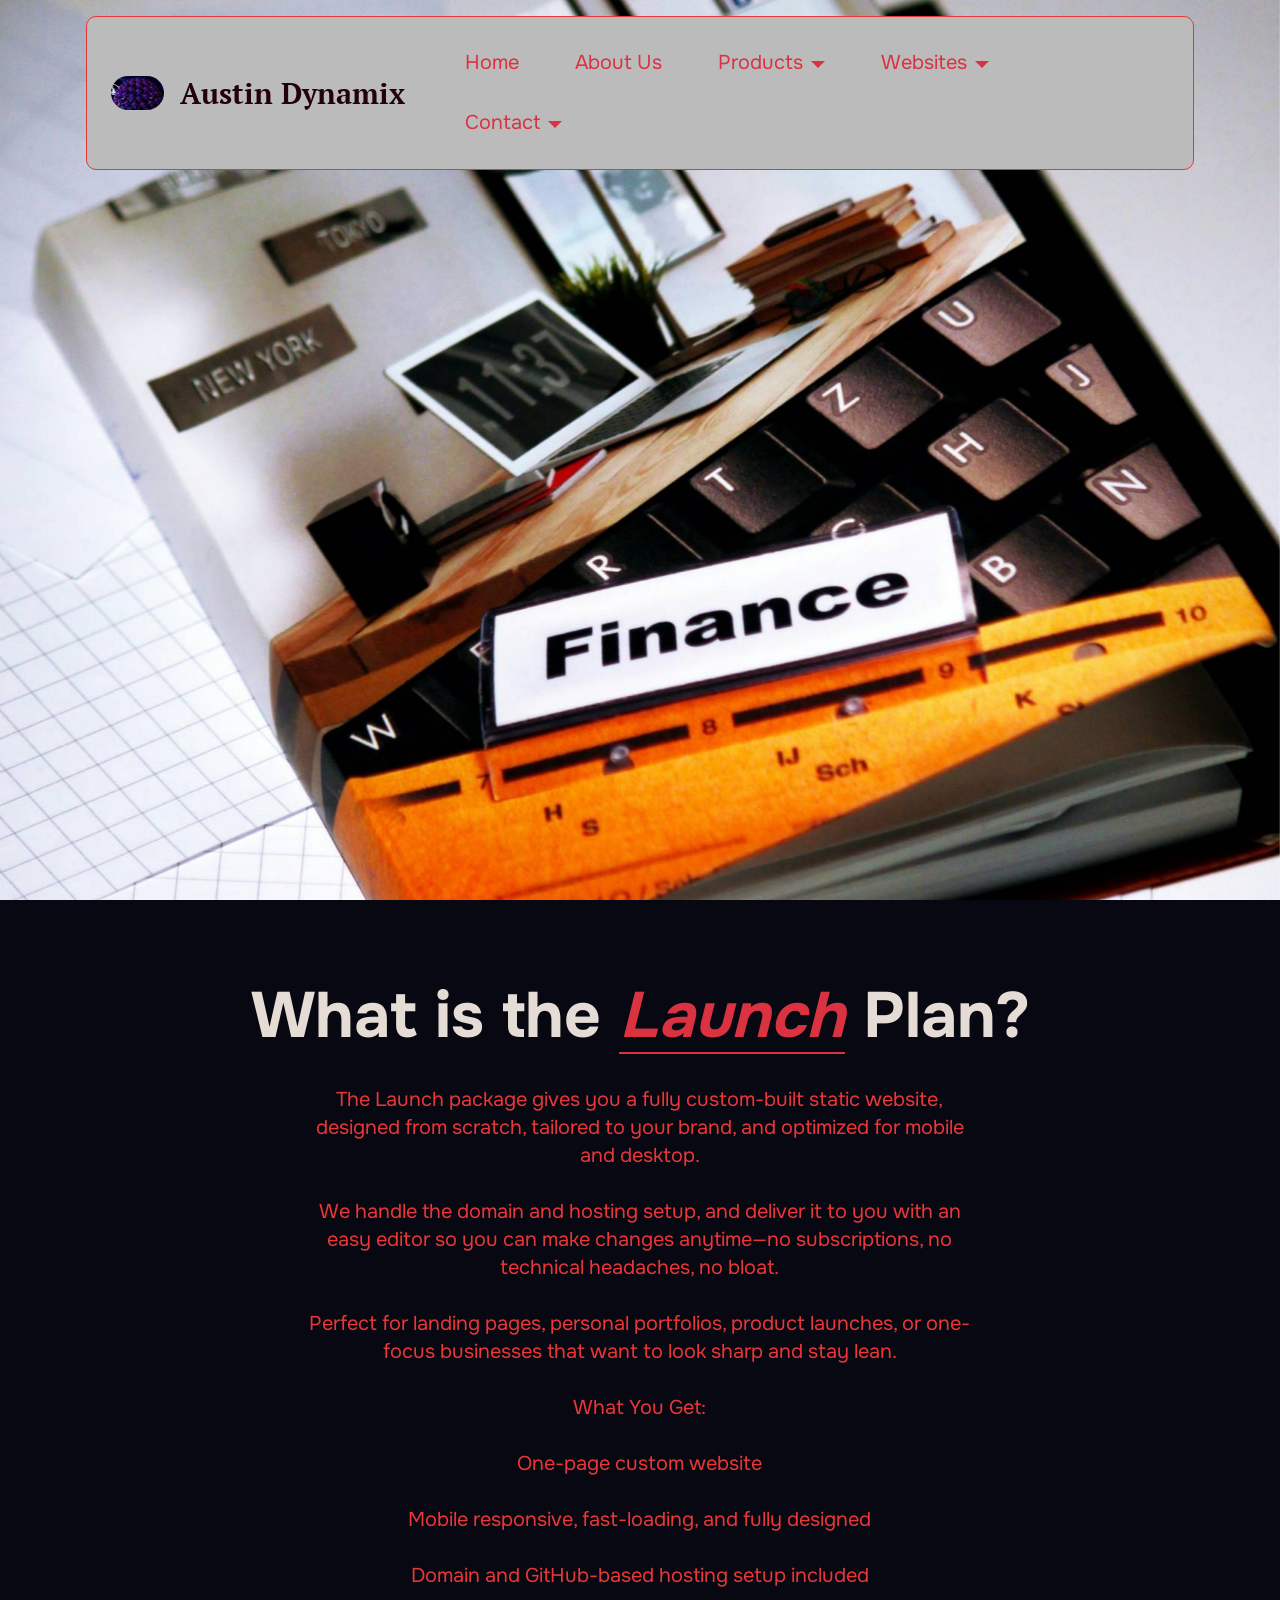
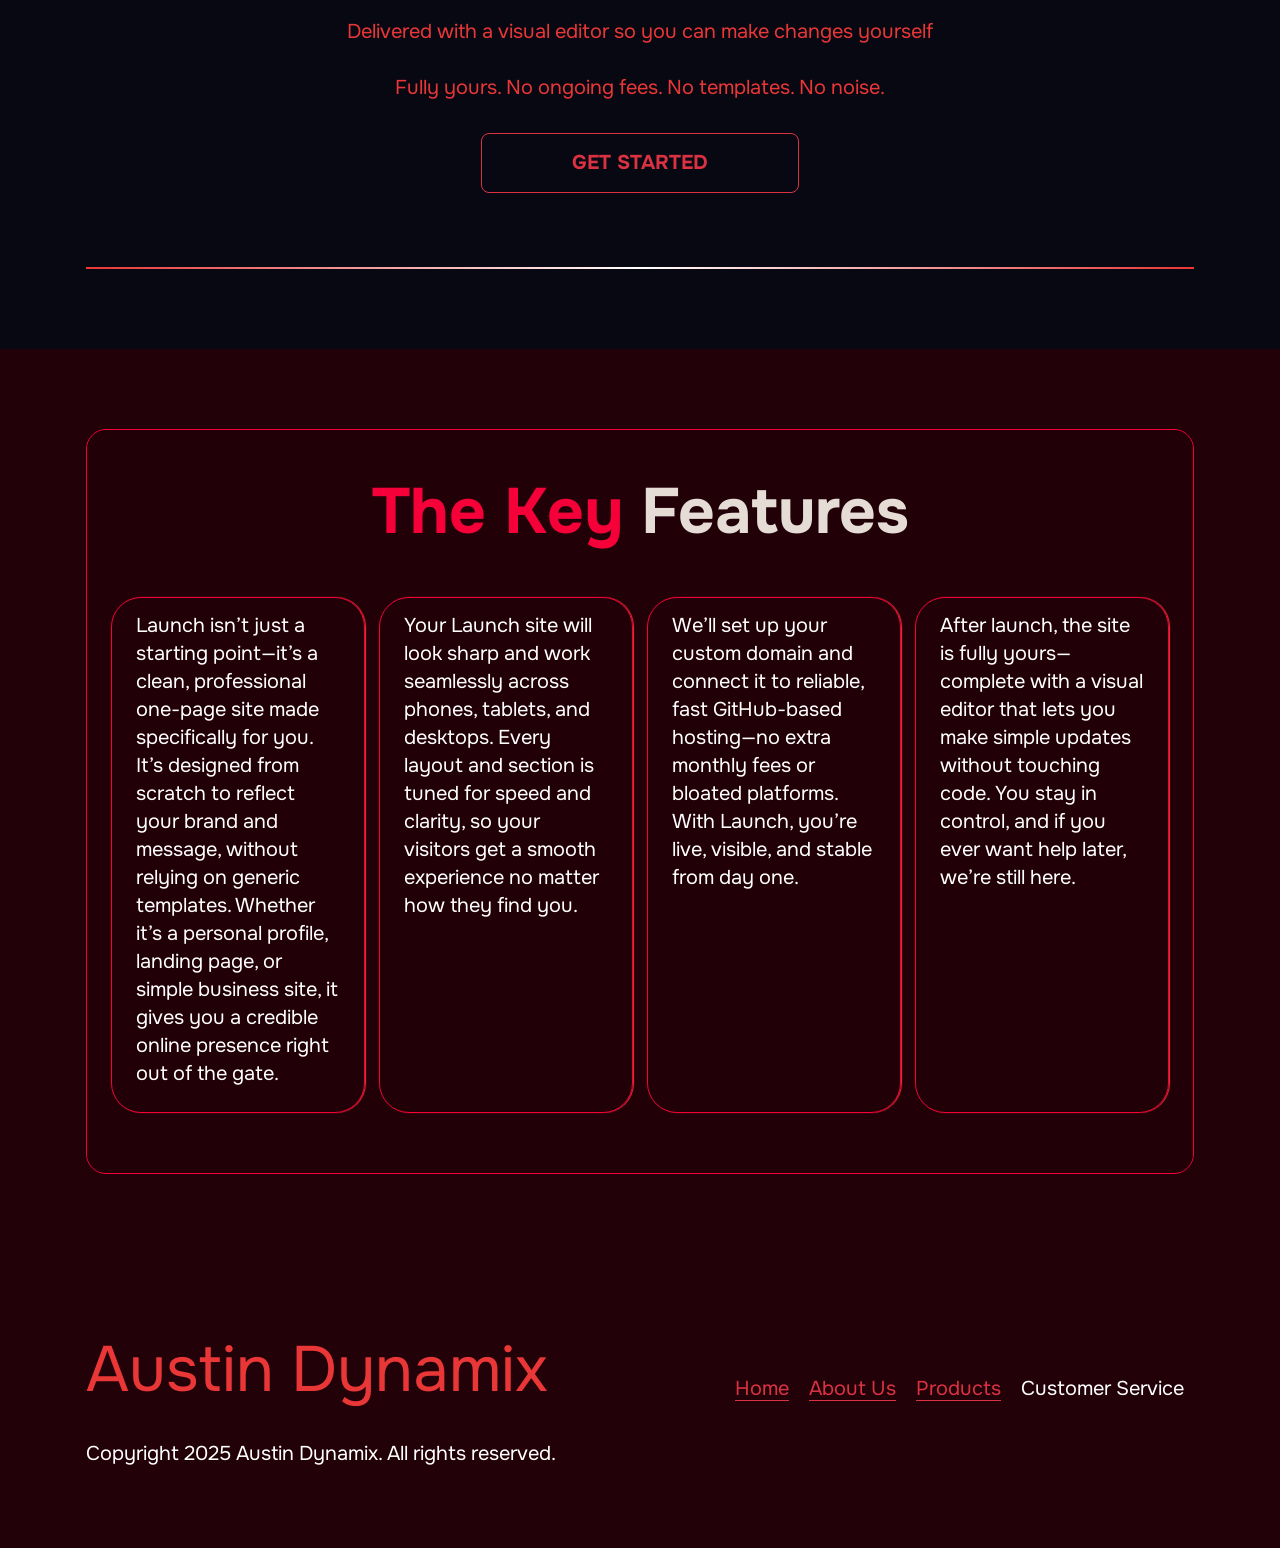
<file: launch.html>
<!DOCTYPE html>
<html  >
<head>
  
  <meta charset="UTF-8">
  <meta http-equiv="X-UA-Compatible" content="IE=edge">
  
  <meta name="viewport" content="width=device-width, initial-scale=1, minimum-scale=1">
  <link rel="shortcut icon" href="assets/images/background1.jpg" type="image/x-icon">
  <meta name="description" content="">
  
  
  <title>Launch</title>
  <link rel="stylesheet" href="assets/web/assets/mobirise-icons2/mobirise2.css">
  <link rel="stylesheet" href="assets/bootstrap/css/bootstrap.min.css">
  <link rel="stylesheet" href="assets/bootstrap/css/bootstrap-grid.min.css">
  <link rel="stylesheet" href="assets/bootstrap/css/bootstrap-reboot.min.css">
  <link rel="stylesheet" href="assets/parallax/jarallax.css">
  <link rel="stylesheet" href="assets/dropdown/css/style.css">
  <link rel="stylesheet" href="assets/socicon/css/styles.css">
  <link rel="stylesheet" href="assets/theme/css/style.css">
  <link rel="preload" href="https://fonts.googleapis.com/css2?family=Onest:wght@400;700&display=swap&display=swap" as="style" onload="this.onload=null;this.rel='stylesheet'">
  <noscript><link rel="stylesheet" href="https://fonts.googleapis.com/css2?family=Onest:wght@400;700&display=swap&display=swap"></noscript>
  <link rel="preload" href="https://fonts.googleapis.com/css?family=PT+Serif:400,400i,700,700i&display=swap" as="style" onload="this.onload=null;this.rel='stylesheet'">
  <noscript><link rel="stylesheet" href="https://fonts.googleapis.com/css?family=PT+Serif:400,400i,700,700i&display=swap"></noscript>
  <link rel="preload" as="style" href="assets/mobirise/css/mbr-additional.css?v=DqDnVX"><link rel="stylesheet" href="assets/mobirise/css/mbr-additional.css?v=DqDnVX" type="text/css">

  
  
  
</head>
<body>
  
  <section data-bs-version="5.1" class="menu menu01 tradem5 cid-uSG4uDA5SI" once="menu" id="menu01-4">
    

    <div class="container">
        <nav class="navbar navbar-dropdown navbar-expand-lg">
            <div class="menu-container">
                <div class="navbar-brand">
				<span class="navbar-logo">
					<a href="#">
						<img src="assets/images/background1.jpg" alt="" style="height: 2.1rem;">
					</a>
				</span>
                    <span class="navbar-caption-wrap"><a class="navbar-caption text-primary display-7" href="index.html">Austin Dynamix</a></span>
                </div>
                <button class="navbar-toggler" type="button" data-toggle="collapse" data-bs-toggle="collapse" data-target="#navbarSupportedContent" data-bs-target="#navbarSupportedContent" aria-controls="navbarNavAltMarkup" aria-expanded="false" aria-label="Toggle navigation">
                    <div class="hamburger">
                        <span></span>
                        <span></span>
                        <span></span>
                        <span></span>
                    </div>
                </button>
                <div class="collapse navbar-collapse" id="navbarSupportedContent">
                    <ul class="navbar-nav nav-dropdown nav-right" data-app-modern-menu="true"><li class="nav-item">
                            <a class="nav-link link text-danger display-4" href="index.html">Home</a>
                        </li>
                        <li class="nav-item">
                            <a class="nav-link link text-danger text-primary display-4" href="about.html" aria-expanded="false">About Us</a>
                        </li><li class="nav-item dropdown open"><a class="nav-link link dropdown-toggle text-danger show display-4" href="#" data-toggle="dropdown-submenu" data-bs-toggle="dropdown" data-bs-auto-close="outside" aria-expanded="true">Products</a><div class="dropdown-menu show" aria-labelledby="dropdown-279" data-bs-popper="none"><div class="dropdown open"><a class="dropdown-item dropdown-toggle text-danger show display-4" href="#" data-toggle="dropdown-submenu" data-bs-toggle="dropdown" data-bs-auto-close="outside" aria-expanded="true">Websites</a><div class="dropdown-menu dropdown-submenu show" aria-labelledby="dropdown-409" data-bs-popper="none"><a class="show dropdown-item text-danger text-primary display-4" href="launch.html">Launch</a><a class="show dropdown-item text-danger text-primary display-4" href="command.html">Command</a><a class="show dropdown-item text-danger text-primary display-4" href="elite.html">Elite</a></div></div><div class="dropdown"><a class="dropdown-item dropdown-toggle text-danger display-4" href="#" data-toggle="dropdown-submenu" data-bs-toggle="dropdown" data-bs-auto-close="outside" aria-expanded="false">Service</a><div class="dropdown-menu dropdown-submenu" aria-labelledby="dropdown-258"><a class="show dropdown-item text-danger text-primary display-4" href="sync-lite.html">Sync Lite</a><a class="show dropdown-item text-danger text-primary display-4" href="sync-performance.html">Sync Prefomance</a></div></div></div></li>
                        <li class="nav-item dropdown">
                            <a class="nav-link link dropdown-toggle text-danger display-4" href="#" data-toggle="dropdown-submenu" data-bs-toggle="dropdown" data-bs-auto-close="outside" aria-expanded="true">Websites</a><div class="dropdown-menu" aria-labelledby="dropdown-887"><a class="dropdown-item text-danger display-4" href="#">Lawncare</a><a class="dropdown-item text-danger display-4" href="#">Fast Food</a></div>
                        </li>
                        <li class="nav-item dropdown">
                            <a class="nav-link link dropdown-toggle text-danger display-4" href="#" data-toggle="dropdown-submenu" data-bs-toggle="dropdown" data-bs-auto-close="outside" aria-expanded="false">Contact</a><div class="dropdown-menu" aria-labelledby="dropdown-238"><a class="dropdown-item text-danger display-4" href="#">Current Customers</a><a class="dropdown-item text-danger display-4" href="#">New Customers</a></div>
                        </li></ul>
                    
                    
                </div>
            </div>
        </nav>
    </div>
</section>

<section data-bs-version="5.1" class="image01 walletm5 cid-uSJg6P7jmq mbr-fullscreen mbr-parallax-background" id="image01-7">
    

    
    

    <div class="container-fluid">
        <div class="row">
            <div class="col-12">
                <div class="image-wrap"></div>
            </div>
        </div>
    </div>
</section>

<section data-bs-version="5.1" class="article01 tradem5 cid-uSJfWsBDN6" id="article01-6">
    

    
    

    <div class="container">
        <div class="row">
            <div class="col-12">
                <div class="content-wrapper">
                    <h2 class="mbr-section-title mbr-fonts-style display-2">
                        <strong>What is the&nbsp;</strong><strong><a href="launch.html" class="text-danger text-primary"><em><b>Launch</b></em></a>&nbsp;</strong><strong>Plan?</strong>
                    </h2>
                    <div class="text-wrapper">
                        <p class="mbr-text mbr-fonts-style display-4">The Launch package gives you a fully custom-built static website, designed from scratch, tailored to your brand, and optimized for mobile and desktop.
<br>
<br>We handle the domain and hosting setup, and deliver it to you with an easy editor so you can make changes anytime—no subscriptions, no technical headaches, no bloat.
<br>
<br>Perfect for landing pages, personal portfolios, product launches, or one-focus businesses that want to look sharp and stay lean.
<br>
<br>What You Get:
<br>
<br>    One-page custom website
<br>
<br>    Mobile responsive, fast-loading, and fully designed
<br>
<br>    Domain and GitHub-based hosting setup included
<br>
<br>    Delivered with a visual editor so you can make changes yourself
<br>
<br>    Fully yours. No ongoing fees. No templates. No noise.</p>
                    </div>
                    <div class="mbr-section-btn"><a class="btn btn-danger-outline display-4" href="#">
                            GET STARTED
                        </a></div>
                    <div class="border-wrap"></div>
                </div>
            </div>
        </div>
    </div>
</section>

<section data-bs-version="5.1" class="features09 tradem5 cid-uSJNOXpgFf" id="features09-c">
    

    
    

    <div class="container">
        <div class="row">
            <div class="col-12">
                <div class="content-wrapper">
                    <h2 class="mbr-section-title mbr-fonts-style display-2">
                        <strong><span><b>The Key</b></span> Features</strong></h2>
                    <div class="row items-wrap">
                        <div class="item features-without-image col-12 col-lg-3">
                            <div class="item-wrapper card-mini">
                                <div class="card-box">
                                    <div class="title-wrap">
                                        
                                    </div>
                                    <p class="item-text mbr-fonts-style display-4">
                                        Launch isn’t just a starting point—it’s a clean, professional one-page site made specifically for you. It’s designed from scratch to reflect your brand and message, without relying on generic templates. Whether it’s a personal profile, landing page, or simple business site, it gives you a credible online presence right out of the gate.
                                    </p>
                                </div>
                            </div>
                        </div>
                        <div class="item features-without-image col-12 col-lg-3">
                            <div class="item-wrapper card-mini">
                                <div class="card-box">
                                    <div class="title-wrap">
                                        
                                    </div>
                                    <p class="item-text mbr-fonts-style display-4">
                                        Your Launch site will look sharp and work seamlessly across phones, tablets, and desktops. Every layout and section is tuned for speed and clarity, so your visitors get a smooth experience no matter how they find you.
                                    </p>
                                </div>
                            </div>
                        </div>
                        <div class="item features-without-image col-12 col-lg-3">
                            <div class="item-wrapper card-mini">
                                <div class="card-box">
                                    <div class="title-wrap">
                                        
                                    </div>
                                    <p class="item-text mbr-fonts-style display-4">
                                        We’ll set up your custom domain and connect it to reliable, fast GitHub-based hosting—no extra monthly fees or bloated platforms. With Launch, you’re live, visible, and stable from day one.
                                    </p>
                                </div>
                            </div>
                        </div>
                        <div class="item features-without-image col-12 col-lg-3">
                            <div class="item-wrapper card-mini">
                                <div class="card-box">
                                    <div class="title-wrap">
                                        
                                    </div>
                                    <p class="item-text mbr-fonts-style display-4">
                                        After launch, the site is fully yours—complete with a visual editor that lets you make simple updates without touching code. You stay in control, and if you ever want help later, we’re still here.
                                    </p>
                                </div>
                            </div>
                        </div>
                    </div>
                </div>
            </div>
        </div>
    </div>
</section>

<section data-bs-version="5.1" class="footer01 tradem5 cid-uSG4uG8IVL" once="footers" id="footer01-5">
    

    
    

    <div class="container">
        <div class="row items-wrap">
            <div class="col-12 col-lg-6 card">
                <div class="title-wrapper">
                    <a href="#">
                        <h2 class="mbr-section-title mbr-fonts-style display-2">Austin Dynamix&nbsp;</h2>
                    </a>
                </div>
            </div>
            <div class="col-12 col-lg-6 card">
                <div class="nav-wrapper">
                    <ul class="list mbr-fonts-style display-4">
                        <li class="item-wrap"><a href="index.html" class="text-danger">Home</a></li><li class="item-wrap"><a href="about.html" class="text-danger">About Us</a></li>
                        <li class="item-wrap"><a href="index.html#pricing01-2" class="text-danger text-primary">Products</a></li>
                        <li class="item-wrap">Customer Service</li>
                    </ul>
                </div>
            </div>
            <div class="col-12">
                <h2 class="mbr-copy mbr-fonts-style display-4">Copyright 2025 Austin Dynamix. All rights reserved.</h2>
            </div>
        </div>
    </div>
</section>


<script src="assets/bootstrap/js/bootstrap.bundle.min.js"></script>
  <script src="assets/parallax/jarallax.js"></script>
  <script src="assets/smoothscroll/smooth-scroll.js"></script>
  <script src="assets/ytplayer/index.js"></script>
  <script src="assets/dropdown/js/navbar-dropdown.js"></script>
  <script src="assets/theme/js/script.js"></script>
  
  
  
</body>
</html>
</file>
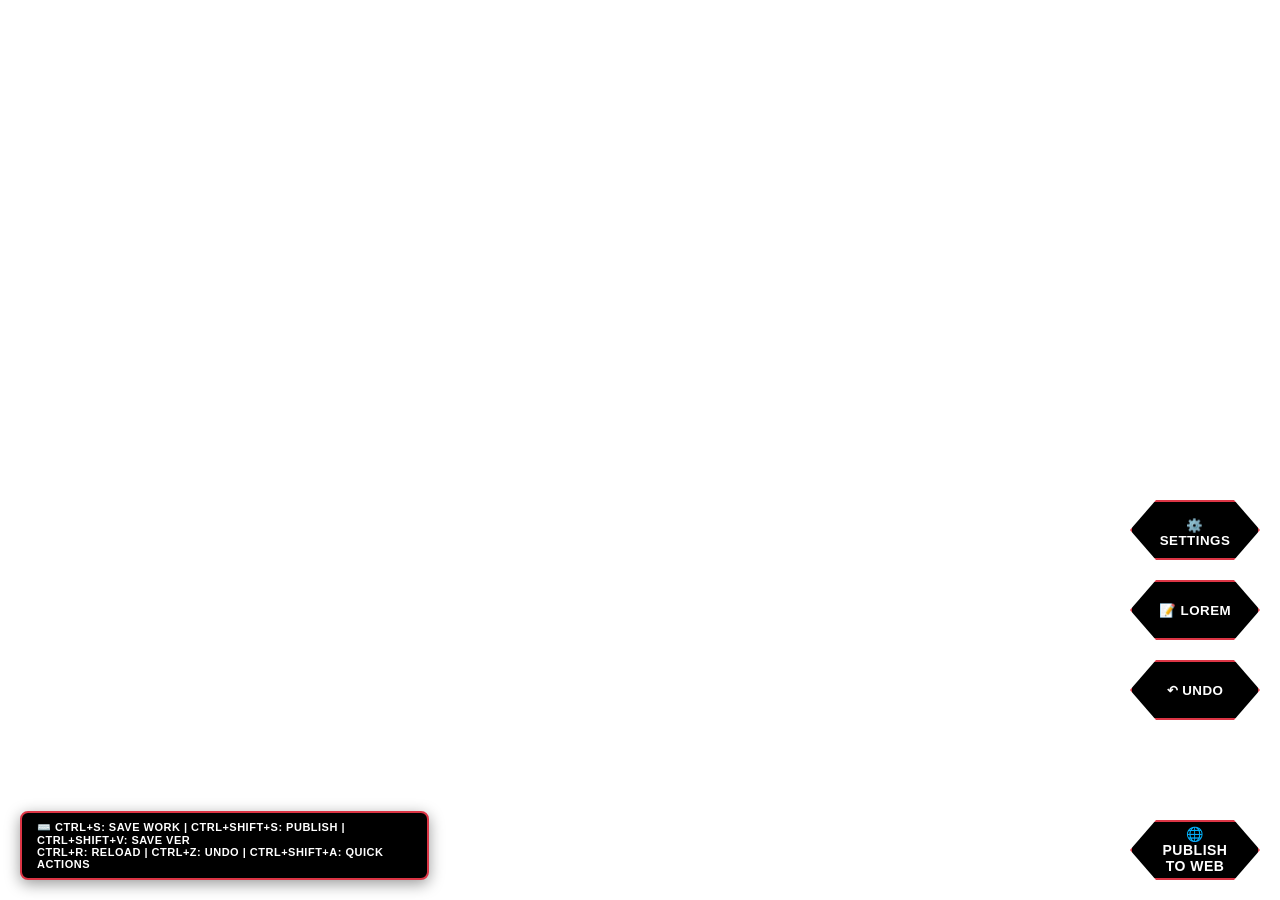
<file: let's do this.html>
<!DOCTYPE html>
<html lang="en">

<head>
  <meta charset="UTF-8">
  <title>Visual GitHub Pages Editor</title>
  <style>
.iframe-wrapper {
  position: relative;
  display: inline-block;
  overflow: hidden;
}
.iframe-overlay {
  position: absolute;
  top: 0; left: 0;
  width: 100%; height: 100%;
  background: transparent;
  z-index: 1000;
  cursor: pointer;
}
.edit-backdrop {
  position: fixed;
  top: 0; left: 0;
  width: 100vw; height: 100vh;
  background: rgba(0,0,0,0.3);
  z-index: 1999;
}
.edit-overlay {
  position: fixed;
  top: 50%; left: 50%;
  transform: translate(-50%, -50%);
  background: white;
  border: 1px solid #ccc;
  padding: 20px;
  z-index: 2000;
  box-shadow: 0 4px 8px rgba(0,0,0,0.1);
}

  </style>

  <style>
    /* Main document body - only apply to the parent document, not iframe content */
    body:not([data-iframe-content]) {
      font-family: 'Segoe UI', Tahoma, Geneva, Verdana, sans-serif;
      margin: 0 !important;
      padding: 0 !important;
      overflow: hidden;
      background: #ffffff !important;
      min-height: 100vh;
    }
    
    html:not([data-iframe-content]) {
      margin: 0 !important;
      padding: 0 !important;
      background: #ffffff !important;
    }

    /* Explicitly reset iframe content styling to prevent inheritance */
    [data-iframe-content="true"] {
      background: inherit !important;
      color: inherit !important;
      font-family: inherit !important;
      margin: inherit !important;
      padding: inherit !important;
      overflow: inherit !important;
      min-height: inherit !important;
    }

    [data-iframe-content="true"] body {
      background: inherit !important;
      color: inherit !important;
      font-family: inherit !important;
      margin: inherit !important;
      padding: inherit !important;
      overflow: inherit !important;
      min-height: inherit !important;
    }

    [data-iframe-content="true"] html {
      background: inherit !important;
      color: inherit !important;
      font-family: inherit !important;
      margin: inherit !important;
      padding: inherit !important;
      overflow: inherit !important;
      min-height: inherit !important;
    }

    /* Additional isolation for iframe content */
    iframe[data-iframe-content="true"] {
      background: transparent !important;
    }

    /* Prevent any CSS inheritance in iframe */
    #pageFrame {
      background: transparent !important;
    }

    #pageFrame * {
      background: inherit !important;
      color: inherit !important;
    }

    /* Fancy animations */
    @keyframes float {
      0%, 100% { transform: translateY(0px); }
      50% { transform: translateY(-10px); }
    }

    @keyframes pulse {
      0%, 100% { transform: scale(1); }
      50% { transform: scale(1.05); }
    }

    @keyframes glow {
      0%, 100% { box-shadow: 0 4px 15px rgba(0, 123, 255, 0.3); }
      50% { box-shadow: 0 4px 25px rgba(0, 123, 255, 0.6); }
    }

    @keyframes slideIn {
      from { transform: translateX(100px); opacity: 0; }
      to { transform: translateX(0); opacity: 1; }
    }

    @keyframes fadeInUp {
      from { transform: translateY(30px); opacity: 0; }
      to { transform: translateY(0); opacity: 1; }
    }

    @keyframes fadeIn {
      from { opacity: 0; }
      to { opacity: 1; }
    }

    #editor {
      padding: 20px;
      animation: fadeInUp 0.8s ease-out;
      position: relative;
      background: transparent;
    }

    #editor::before {
      content: '';
      position: absolute;
      top: 0;
      left: 0;
      right: 0;
      bottom: 0;
      background: transparent;
      border-radius: 15px;
      z-index: -1;
    }



    #editor iframe {
      width: 100%;
      height: calc(100vh - 60px);
      border: none;
      background: transparent;
      display: block;
    }

    #publishBtn {
      position: fixed;
      bottom: 20px;
      right: 20px;
      padding: 16px 24px;
      background: #dc3545;
      color: white;
      border: none;
      font-weight: 700;
      cursor: pointer;
      z-index: 9999;
      box-shadow: 0 10px 30px rgba(220, 53, 69, 0.4);
      transition: all 0.4s cubic-bezier(0.175, 0.885, 0.32, 1.275);
      display: flex;
      align-items: center;
      gap: 10px;
      font-size: 14px;
      width: 130px;
      height: 60px;
      justify-content: center;
      animation: slideIn 0.6s ease-out;
      backdrop-filter: blur(15px);
      border: 2px solid rgba(255, 255, 255, 0.3);
      text-transform: uppercase;
      letter-spacing: 0.5px;
      position: relative;
      overflow: hidden;
      clip-path: polygon(20% 0%, 80% 0%, 100% 50%, 80% 100%, 20% 100%, 0% 50%);
      transform: rotate(0deg);
    }

    #publishBtn::before {
      content: '';
      position: absolute;
      top: 0;
      left: -100%;
      width: 100%;
      height: 100%;
      background: linear-gradient(90deg, transparent, rgba(255, 255, 255, 0.3), transparent);
      transition: left 0.6s;
      clip-path: polygon(20% 0%, 80% 0%, 100% 50%, 80% 100%, 20% 100%, 0% 50%);
    }

    #publishBtn:hover::before {
      left: 100%;
    }

    #publishBtn:hover {
      transform: translateY(-4px) scale(1.08) rotate(-3deg);
      box-shadow: 0 15px 40px rgba(220, 53, 69, 0.6);
      background: #e74c3c;
    }

    #publishBtn:active {
      transform: translateY(-2px) scale(0.95) rotate(-7deg);
      box-shadow: 0 8px 25px rgba(220, 53, 69, 0.5);
    }

    #publishBtn:disabled {
      opacity: 0.7;
      cursor: not-allowed;
      transform: none;
    }

    .spinner {
      width: 16px;
      height: 16px;
      border: 2px solid rgba(255, 255, 255, 0.3);
      border-top: 2px solid white;
      border-radius: 50%;
      animation: spin 1s linear infinite;
      display: none;
    }

    @keyframes spin {
      0% { transform: rotate(0deg); }
      100% { transform: rotate(360deg); }
    }

    .commit-status {
      position: fixed;
      top: 50%;
      left: 50%;
      transform: translate(-50%, -50%);
      background: rgba(0, 0, 0, 0.9);
      color: white;
      padding: 20px 30px;
      border-radius: 12px;
      z-index: 3000;
      text-align: center;
      display: none;
      backdrop-filter: blur(10px);
      box-shadow: 0 8px 32px rgba(0, 0, 0, 0.3);
    }

    .commit-status .spinner {
      display: inline-block;
      margin-bottom: 15px;
    }

    /* Enhanced status bar with types */
    .status-info {
      background: #000000 !important;
      border: 2px solid #dc3545 !important;
      color: white !important;
      font-weight: 700 !important;
      text-transform: uppercase !important;
      letter-spacing: 0.5px !important;
    }

    .status-success {
      background: #000000 !important;
      border: 2px solid #28a745 !important;
      color: white !important;
      font-weight: 700 !important;
      text-transform: uppercase !important;
      letter-spacing: 0.5px !important;
    }

    .status-warning {
      background: #000000 !important;
      border: 2px solid #ffc107 !important;
      color: white !important;
      font-weight: 700 !important;
      text-transform: uppercase !important;
      letter-spacing: 0.5px !important;
    }

    .status-error {
      background: #000000 !important;
      border: 2px solid #dc3545 !important;
      color: white !important;
      font-weight: 700 !important;
      text-transform: uppercase !important;
      letter-spacing: 0.5px !important;
    }

    /* Quick actions panel */
    .quick-actions {
      position: fixed;
      top: 50%;
      left: 50%;
      transform: translate(-50%, -50%);
      background: #000000;
      border-radius: 16px;
      padding: 25px;
      z-index: 2500;
      box-shadow: 0 20px 60px rgba(0, 0, 0, 0.5);
      backdrop-filter: blur(10px);
      border: 2px solid #dc3545;
      max-width: 350px;
      max-height: 70vh;
      text-align: center;
      display: none;
      overflow-y: auto;
      color: white;
    }

    .quick-actions h3 {
      margin: 0 0 20px 0;
      color: #ffffff;
      font-size: 20px;
      font-weight: 700;
      text-transform: uppercase;
      letter-spacing: 1px;
    }

    .action-item {
      display: flex;
      align-items: center;
      padding: 12px 16px;
      margin: 8px 0;
      background: #000000;
      border: 2px solid #dc3545;
      border-radius: 10px;
      cursor: pointer;
      transition: all 0.3s ease;
      font-size: 14px;
      font-weight: 600;
      color: white;
      text-transform: uppercase;
      letter-spacing: 0.5px;
    }

    .action-item:hover {
      border-color: #dc3545;
      background: #dc3545;
      transform: translateY(-2px);
      box-shadow: 0 4px 12px rgba(220, 53, 69, 0.3);
    }

    .action-item .icon {
      margin-right: 12px;
      font-size: 20px;
    }

    /* Progress bar for operations */
    .progress-bar {
      position: fixed;
      top: 0;
      left: 0;
      width: 0%;
      height: 3px;
      background: linear-gradient(90deg, #dc3545, #e74c3c);
      z-index: 10000;
      transition: width 0.3s ease;
    }

    /* Floating action button */
    .fab {
      position: fixed;
      bottom: 80px;
      right: 20px;
      width: 56px;
      height: 56px;
      border-radius: 50%;
      background: #dc3545;
      color: white;
      border: none;
      cursor: pointer;
      box-shadow: 0 4px 15px rgba(220, 53, 69, 0.3);
      transition: all 0.3s ease;
      z-index: 9999;
      font-size: 24px;
      display: flex;
      align-items: center;
      justify-content: center;
    }

    .fab:hover {
      transform: translateY(-2px) scale(1.1);
      box-shadow: 0 6px 20px rgba(220, 53, 69, 0.4);
    }

    /* Keyboard shortcuts indicator - commented out to use inline styles */
    /*
    .shortcuts-hint {
      position: fixed;
      top: 10px;
      left: 10px;
      background: rgba(0, 0, 0, 0.8);
      color: white;
      padding: 8px 12px;
      border-radius: 6px;
      font-size: 11px;
      z-index: 9999;
      opacity: 0.7;
      transition: opacity 0.3s ease;
    }
    */

    .shortcuts-hint:hover {
      opacity: 1;
    }

    /* Dark mode styles */
    .dark-mode {
      color: #ffffff !important;
    }

    .dark-mode #editor {
      background: #2d2d2d !important;
    }

    .dark-mode .edit-overlay {
      background: linear-gradient(135deg, #2d2d2d, #1a1a1a) !important;
      color: #ffffff !important;
    }

    .dark-mode .edit-overlay input,
    .dark-mode .edit-overlay select,
    .dark-mode .edit-overlay textarea {
      background: #3d3d3d !important;
      color: #ffffff !important;
      border-color: #555 !important;
    }

    .dark-mode .edit-option {
      background: #3d3d3d !important;
      color: #ffffff !important;
      border-color: #555 !important;
    }

    .dark-mode .action-item {
      background: #3d3d3d !important;
      color: #ffffff !important;
      border-color: #555 !important;
    }

    .dark-mode .action-item:hover {
      background: #4d4d4d !important;
      border-color: #007bff !important;
    }

    /* Bulk styling button hover effects */
    #applyToSameBgColor:hover,
    #applyToSameTextColor:hover,
    #applyToSameTag:hover {
      background: #007bff !important;
      color: white !important;
      transform: translateY(-1px);
      box-shadow: 0 2px 8px rgba(0, 123, 255, 0.3);
    }

    .hover-highlight {
      outline: 2px dashed red;
    }

    .edit-backdrop {
      position: fixed;
      top: 0;
      left: 0;
      width: 100vw;
      height: 100vh;
      background: rgba(0, 0, 0, 0.8);
      z-index: 1900;
      backdrop-filter: blur(8px);
      animation: fadeIn 0.3s ease-out;
    }

    .edit-overlay {
      position: fixed;
      min-width: 420px;
      max-width: 600px;
      max-height: 85vh;
      top: 50%;
      left: 50%;
      transform: translate(-50%, -50%);
      background: #000000;
      border: none;
      border-radius: 24px;
      padding: 35px;
      z-index: 2100;
      box-shadow: 0 30px 100px rgba(0, 0, 0, 0.5);
      backdrop-filter: blur(25px);
      border: 2px solid #dc3545;
      overflow-y: auto;
      overflow-x: hidden;
      animation: fadeIn 0.4s cubic-bezier(0.175, 0.885, 0.32, 1.275);
      color: white;
    }

    .edit-overlay h3 {
      margin: 0 0 20px 0;
      color: #ffffff;
      font-size: 20px;
      font-weight: 700;
      text-align: center;
      text-transform: uppercase;
      letter-spacing: 1px;
    }

    .edit-overlay label {
      display: block;
      margin-bottom: 8px;
      color: #ffffff;
      font-weight: 600;
      font-size: 14px;
      text-transform: uppercase;
      letter-spacing: 0.5px;
    }

    .edit-overlay select {
      width: 100%;
      padding: 12px 16px;
      border: 2px solid #dc3545;
      border-radius: 8px;
      background: #000000;
      color: #ffffff;
      font-size: 14px;
      margin-bottom: 15px;
      transition: border-color 0.3s ease;
      cursor: pointer;
    }

    .edit-overlay select:focus {
      outline: none;
      border-color: #dc3545;
      box-shadow: 0 0 0 3px rgba(220, 53, 69, 0.3);
    }

    .edit-overlay button {
      padding: 12px 24px;
      border: none;
      border-radius: 8px;
      font-weight: 600;
      font-size: 14px;
      cursor: pointer;
      transition: all 0.3s ease;
      margin-right: 10px;
      margin-bottom: 10px;
    }

    .edit-overlay button.primary {
      background: transparent;
      color: white;
      border-radius: 12px;
      font-weight: 700;
      text-transform: uppercase;
      letter-spacing: 1px;
      border: 2px solid #dc3545;
      position: relative;
      overflow: hidden;
      backdrop-filter: blur(10px);
    }

    .edit-overlay button.primary::before {
      content: '';
      position: absolute;
      top: 0;
      left: -100%;
      width: 100%;
      height: 100%;
      background: linear-gradient(90deg, transparent, rgba(255, 255, 255, 0.2), transparent);
      transition: left 0.6s;
    }

    .edit-overlay button.primary:hover::before {
      left: 100%;
    }

    .edit-overlay button.primary:hover {
      transform: translateY(-3px) scale(1.05);
      box-shadow: 0 8px 25px rgba(220, 53, 69, 0.4);
      background: rgba(220, 53, 69, 0.2);
    }

    .edit-overlay button.secondary {
      background: #000000;
      color: white;
      border-radius: 12px;
      font-weight: 700;
      text-transform: uppercase;
      letter-spacing: 1px;
      border: 2px solid #dc3545;
      position: relative;
      overflow: hidden;
    }

    .edit-overlay button.secondary::before {
      content: '';
      position: absolute;
      top: 0;
      left: -100%;
      width: 100%;
      height: 100%;
      background: linear-gradient(90deg, transparent, rgba(255, 255, 255, 0.2), transparent);
      transition: left 0.6s;
    }

    .edit-overlay button.secondary:hover::before {
      left: 100%;
    }

    .edit-overlay button.secondary:hover {
      transform: translateY(-3px) scale(1.05);
      box-shadow: 0 8px 25px rgba(220, 53, 69, 0.4);
      background: #dc3545;
    }

    /* Ensure edit overlay content is clickable */
    .edit-overlay * {
      pointer-events: auto;
    }

    .edit-overlay button {
      position: relative;
      z-index: 2200;
      pointer-events: auto;
    }

    /* Custom scrollbar for edit overlay */
    .edit-overlay::-webkit-scrollbar {
      width: 8px;
    }

    .edit-overlay::-webkit-scrollbar-track {
      background: #f1f1f1;
      border-radius: 4px;
    }

    .edit-overlay::-webkit-scrollbar-thumb {
      background: #c1c1c1;
      border-radius: 4px;
    }

    .edit-overlay::-webkit-scrollbar-thumb:hover {
      background: #a8a8a8;
    }

    .edit-overlay input[type="file"] {
      width: 100%;
      padding: 12px 16px;
      border: 2px dashed #dc3545;
      border-radius: 8px;
      background: #000000;
      color: #ffffff;
      margin-top: 10px;
      cursor: pointer;
      transition: all 0.3s ease;
      outline: none;
      box-sizing: border-box;
    }

    .edit-overlay input[type="file"]:hover {
      border-color: #dc3545;
      background: #1a1a1a;
      box-shadow: 0 0 0 3px rgba(220, 53, 69, 0.3);
    }

    .edit-overlay input[type="text"],
    .edit-overlay input[type="url"],
    .edit-overlay input[type="email"],
    .edit-overlay textarea,
    .edit-overlay select {
      width: 100%;
      padding: 12px 16px;
      border: 2px solid #dc3545;
      border-radius: 8px;
      background: #000000;
      color: #ffffff;
      font-size: 14px;
      margin-bottom: 15px;
      transition: all 0.3s ease;
      outline: none;
      box-sizing: border-box;
    }

    .edit-overlay input[type="text"]:focus,
    .edit-overlay input[type="url"]:focus,
    .edit-overlay input[type="email"]:focus,
    .edit-overlay textarea:focus,
    .edit-overlay select:focus {
      outline: none;
      border-color: #dc3545;
      box-shadow: 0 0 0 3px rgba(220, 53, 69, 0.3);
      background: #1a1a1a;
    }

    .edit-overlay input[type="text"]::placeholder,
    .edit-overlay input[type="url"]::placeholder,
    .edit-overlay input[type="email"]::placeholder,
    .edit-overlay textarea::placeholder {
      color: rgba(255, 255, 255, 0.6);
    }

    .edit-overlay .form-group {
      margin-bottom: 15px;
    }

    .edit-overlay .form-group label {
      display: block;
      margin-bottom: 5px;
      font-weight: 600;
      color: #ffffff;
    }

    .edit-overlay .form-group input[type="checkbox"] {
      margin-right: 8px;
      transform: scale(1.2);
    }

    .edit-overlay input[type="color"] {
      width: 100%;
      height: 40px;
      border: 2px solid #dc3545;
      border-radius: 8px;
      background: #000000;
      cursor: pointer;
      outline: none;
      transition: all 0.3s ease;
      box-sizing: border-box;
    }

    .edit-overlay input[type="color"]:hover {
      border-color: #dc3545;
      box-shadow: 0 0 0 3px rgba(220, 53, 69, 0.3);
    }

    .edit-overlay .button-group {
      display: flex;
      gap: 10px;
      margin-top: 20px;
      flex-wrap: wrap;
    }

    .edit-overlay button.danger {
      background: linear-gradient(135deg, #ff6b6b, #ee5a52);
      color: white;
      border: none;
      padding: 12px 20px;
      border-radius: 8px;
      cursor: pointer;
      font-weight: 600;
      transition: all 0.3s ease;
      box-shadow: 0 4px 15px rgba(255, 107, 107, 0.3);
    }

    .edit-overlay button.danger:hover {
      background: linear-gradient(135deg, #ff8a8a, #ff6b6b);
      transform: translateY(-2px);
      box-shadow: 0 6px 20px rgba(255, 107, 107, 0.4);
    }

    /* Enhanced Page Selector Styles */
    #pageSelect {
      appearance: none;
      -webkit-appearance: none;
      -moz-appearance: none;
      background-image: url("data:image/svg+xml;charset=UTF-8,%3csvg xmlns='http://www.w3.org/2000/svg' viewBox='0 0 24 24' fill='white'%3e%3cpath d='M7 10l5 5 5-5z'/%3e%3c/svg%3e");
      background-repeat: no-repeat;
      background-position: right 12px center;
      background-size: 20px;
      padding-right: 45px !important;
      position: relative;
      z-index: 2;
    }

    #pageSelect:hover {
      border-color: rgba(255, 255, 255, 0.6) !important;
      background: linear-gradient(135deg, rgba(255,255,255,0.3), rgba(255,255,255,0.2)) !important;
      transform: translateY(-1px);
      box-shadow: 0 4px 15px rgba(255, 255, 255, 0.2);
    }

    #pageSelect:focus {
      border-color: #007bff !important;
      box-shadow: 0 0 0 3px rgba(0, 123, 255, 0.3) !important;
      background: linear-gradient(135deg, rgba(255,255,255,0.4), rgba(255,255,255,0.3)) !important;
    }

    #pageSelector:hover {
      transform: none;
      box-shadow: 0 15px 50px rgba(0,0,0,0.6);
      border-color: rgba(255,255,255,0.4);
    }

    /* Fix for upside down text in custom dropdown */
    .custom-dropdown-trigger {
      transform: none !important;
    }

    .custom-dropdown-trigger span {
      transform: none !important;
      writing-mode: horizontal-tb !important;
      text-orientation: mixed !important;
    }

    /* Additional fixes for page selector text orientation */
    #pageSelector {
      transform: none !important;
    }

    #pageSelector * {
      transform: none !important;
      writing-mode: horizontal-tb !important;
      text-orientation: mixed !important;
    }

    #pageSelector span {
      transform: none !important;
      writing-mode: horizontal-tb !important;
      text-orientation: mixed !important;
      direction: ltr !important;
    }

    #selectedPageText {
      transform: none !important;
      writing-mode: horizontal-tb !important;
      text-orientation: mixed !important;
      direction: ltr !important;
      display: inline-block !important;
    }

    /* Enhanced dropdown options styling */
    #pageSelect option {
      background: linear-gradient(135deg, #2c3e50, #34495e);
      color: white;
      padding: 12px 16px;
      font-size: 14px;
      font-weight: 500;
      border: none;
      margin: 2px 0;
      border-radius: 8px;
      transition: all 0.2s ease;
    }

    #pageSelect option:hover {
      background: linear-gradient(135deg, #3498db, #2980b9);
      color: white;
      transform: translateX(5px);
    }

    #pageSelect option:checked {
      background: linear-gradient(135deg, #007bff, #0056b3);
      color: white;
      font-weight: 600;
      box-shadow: 0 2px 8px rgba(0, 123, 255, 0.3);
    }

    /* Custom dropdown styling for different browsers */
    #pageSelect::-ms-expand {
      display: none;
    }

    /* Firefox specific styling */
    #pageSelect:-moz-focusring {
      color: transparent;
      text-shadow: 0 0 0 white;
    }

    /* Webkit browsers (Chrome, Safari) */
    #pageSelect::-webkit-select-placeholder {
      color: rgba(255, 255, 255, 0.7);
    }

    #pageSelect:focus {
      border-color: #007bff !important;
      box-shadow: 0 0 0 3px rgba(0, 123, 255, 0.2) !important;
      background-color: rgba(255, 255, 255, 0.2) !important;
    }

    #pageSelect option {
      background-color: #2c3e50;
      color: white;
      padding: 8px 12px;
      font-size: 14px;
    }

    #pageSelect option:hover {
      background-color: #34495e;
    }

    #pageSelect option:checked {
      background-color: #007bff;
    }

    .edit-options-grid {
      display: grid;
      grid-template-columns: repeat(auto-fit, minmax(150px, 1fr));
      gap: 10px;
      margin-bottom: 20px;
    }

    .edit-option {
      padding: 20px;
      border: 2px solid #dc3545;
      border-radius: 12px;
      background: #000000;
      color: #ffffff;
      cursor: pointer;
      transition: all 0.4s cubic-bezier(0.175, 0.885, 0.32, 1.275);
      text-align: center;
      font-weight: 700;
      box-shadow: 0 4px 15px rgba(220, 53, 69, 0.2);
      position: relative;
      overflow: hidden;
    }

    .edit-option::before {
      content: '';
      position: absolute;
      top: 0;
      left: -100%;
      width: 100%;
      height: 100%;
      background: linear-gradient(90deg, transparent, rgba(255, 255, 255, 0.4), transparent);
      transition: left 0.5s;
    }

    .edit-option:hover::before {
      left: 100%;
    }

    .edit-option:hover {
      border-color: #dc3545;
      background: #dc3545;
      color: #ffffff;
      transform: translateY(-4px) scale(1.02);
      box-shadow: 0 8px 25px rgba(220, 53, 69, 0.3);
    }

    .edit-option.selected {
      border-color: #dc3545;
      background: #dc3545;
      color: #ffffff;
      transform: scale(1.05);
      box-shadow: 0 8px 25px rgba(220, 53, 69, 0.4);
    }

    /* Enhanced element selector options */
    .enhanced-option {
      background: #000000 !important;
      border: 2px solid #dc3545 !important;
      border-radius: 16px !important;
      padding: 25px 20px !important;
      transition: all 0.4s cubic-bezier(0.175, 0.885, 0.32, 1.275) !important;
      text-align: center !important;
      font-weight: 700 !important;
      color: #ffffff !important;
      box-shadow: 0 6px 20px rgba(220, 53, 69, 0.2) !important;
      position: relative !important;
      overflow: hidden !important;
      cursor: pointer !important;
      backdrop-filter: blur(10px) !important;
    }

    .enhanced-option::before {
      content: '' !important;
      position: absolute !important;
      top: 0 !important;
      left: -100% !important;
      width: 100% !important;
      height: 100% !important;
      background: linear-gradient(90deg, transparent, rgba(255, 255, 255, 0.6), transparent) !important;
      transition: left 0.6s !important;
    }

    .enhanced-option:hover::before {
      left: 100% !important;
    }

    .enhanced-option:hover {
      border-color: #dc3545 !important;
      background: #dc3545 !important;
      color: #ffffff !important;
      transform: translateY(-6px) scale(1.03) !important;
      box-shadow: 0 12px 35px rgba(220, 53, 69, 0.3) !important;
    }

    .enhanced-option.selected {
      border-color: #dc3545 !important;
      background: #dc3545 !important;
      color: #ffffff !important;
      transform: scale(1.08) !important;
      box-shadow: 0 12px 35px rgba(220, 53, 69, 0.4) !important;
    }

    /* Enhanced grid layout */
    .edit-options-grid {
      display: grid !important;
      grid-template-columns: repeat(auto-fit, minmax(140px, 1fr)) !important;
      gap: 12px !important;
      margin-bottom: 20px !important;
    }

    /* Button hover effects */
    #helpBtn:hover, #loremBtn:hover, #undoBtn:hover {
      transform: translateY(-5px) scale(1.1);
      box-shadow: 0 15px 40px rgba(0, 0, 0, 0.4);
    }

    #helpBtn:hover {
      box-shadow: 0 15px 40px rgba(255, 107, 107, 0.6);
      background: linear-gradient(135deg, #ff8a8a, #ff6b6b);
      animation: pulse 2s infinite;
      transform: translateY(-5px) scale(1.1) rotate(8deg);
    }

    #loremBtn:hover {
      box-shadow: 0 15px 40px rgba(254, 202, 87, 0.6);
      background: linear-gradient(135deg, #ffd93d, #ff9ff3);
      animation: float 2s infinite;
      transform: translateY(-5px) scale(1.1) rotate(-6deg);
    }

    #undoBtn:hover {
      box-shadow: 0 15px 40px rgba(72, 219, 251, 0.6);
      background: linear-gradient(135deg, #6ee7ff, #48dbfb);
      animation: glow 2s infinite;
      transform: translateY(-5px) scale(1.1) rotate(5deg);
    }

    #helpBtn:active, #loremBtn:active, #undoBtn:active {
      transform: translateY(-3px) scale(0.95);
    }

    /* Shimmer effect for all buttons */
    #helpBtn::before, #loremBtn::before, #undoBtn::before {
      content: '';
      position: absolute;
      top: 0;
      left: -100%;
      width: 100%;
      height: 100%;
      background: linear-gradient(90deg, transparent, rgba(255, 255, 255, 0.3), transparent);
      transition: left 0.6s;
      clip-path: polygon(20% 0%, 80% 0%, 100% 50%, 80% 100%, 20% 100%, 0% 50%);
    }

    #helpBtn:hover::before, #loremBtn:hover::before, #undoBtn:hover::before {
      left: 100%;
    }

    /* Dormant button hover effect */
    button[style*="linear-gradient(135deg, #a55eea"]:hover {
      transform: translateY(-5px) scale(1.1) rotate(4deg);
      box-shadow: 0 15px 40px rgba(165, 94, 234, 0.6);
      background: linear-gradient(135deg, #b794f4, #a55eea) !important;
      animation: pulse 2s infinite;
    }

    button[style*="linear-gradient(135deg, #a55eea"]:active {
      transform: translateY(-3px) scale(0.95) rotate(-2deg);
    }

    .dormant {
      display: none !important;
    }

    .dormant-revealed {
      display: inline-block !important;
      outline: 2px dotted #e67e22 !important;
      background: #fffbe6 !important;
      color: #e67e22 !important;
      opacity: 0.8;
      cursor: pointer;
    }

    .editable-form-embed {
      width: 100% !important;
      height: 500px;
      display: block;
      border: none;
      margin: 0;
      padding: 0;
      box-sizing: border-box;
    }
    
    .iframe-wrapper {
      position: relative;
      display: inline-block;
      overflow: hidden;
    }
    
    .iframe-overlay {
      position: absolute;
      top: 0; left: 0;
      width: 100%; height: 100%;
      background: transparent;
      z-index: 1000;
      cursor: pointer;
    }

    /* Help popup specific z-index override */
    .edit-overlay.help-popup {
      z-index: 999999999 !important;
      position: fixed !important;
      top: 50% !important;
      left: 50% !important;
      transform: translate(-50%, -50%) !important;
    }

    .edit-backdrop.help-backdrop {
      z-index: 999999998 !important;
      position: fixed !important;
      top: 0 !important;
      left: 0 !important;
      width: 100vw !important;
      height: 100vh !important;
    }

    /* Version management popup specific z-index override */
    .edit-overlay.version-popup {
      z-index: 999999999 !important;
      position: fixed !important;
      top: 50% !important;
      left: 50% !important;
      transform: translate(-50%, -50%) !important;
      max-width: 800px !important;
      width: 90vw !important;
      max-height: 85vh !important;
      overflow-y: auto !important;
    }

    .edit-backdrop.version-backdrop {
      z-index: 999999998 !important;
      position: fixed !important;
      top: 0 !important;
      left: 0 !important;
      width: 100vw !important;
      height: 100vh !important;
    }

    /* Enhanced popup animations and interactions */
    .edit-overlay {
      transition: all 0.2s ease-out;
    }

    .edit-overlay:hover {
      transform: translate(-50%, -50%) scale(1.02);
      box-shadow: 0 30px 100px rgba(0, 0, 0, 0.25);
    }

    /* Dynamic z-index management for popups */
    .edit-overlay {
      z-index: var(--popup-z-index, 2100);
    }

    .edit-backdrop {
      z-index: var(--backdrop-z-index, 2000);
    }

    /* Improved button interactions */
    .edit-overlay button {
      transition: all 0.2s ease-out;
    }

    .edit-overlay button:hover {
      transform: translateY(-2px);
      box-shadow: 0 4px 12px rgba(0, 0, 0, 0.15);
    }

    .edit-overlay button:active {
      transform: translateY(0);
    }

    /* Enhanced backdrop interaction */
    .edit-backdrop {
      backdrop-filter: blur(5px);
      transition: backdrop-filter 0.3s ease-out;
    }

    /* Loading states for buttons */
    .edit-overlay button.loading {
      position: relative;
      color: transparent;
    }

    .edit-overlay button.loading::after {
      content: '';
      position: absolute;
      top: 50%;
      left: 50%;
      width: 16px;
      height: 16px;
      margin: -8px 0 0 -8px;
      border: 2px solid transparent;
      border-top: 2px solid currentColor;
      border-radius: 50%;
      animation: spin 1s linear infinite;
    }
  </style>
</head>

<body>
  <div id="editor">
    <iframe id="pageFrame"></iframe>
  </div>
  

  
  <button id="publishBtn" style="position: fixed; bottom: 20px; right: 20px; padding: 16px 20px; background: #000000; color: white; border: 2px solid #dc3545; cursor: pointer; z-index: 9999; font-weight: 700; box-shadow: 0 10px 30px rgba(0, 0, 0, 0.4); transition: all 0.4s cubic-bezier(0.175, 0.885, 0.32, 1.275); width: 130px; height: 60px; backdrop-filter: blur(15px); animation: slideIn 0.6s ease-out 0.5s both; text-transform: uppercase; letter-spacing: 0.5px; overflow: hidden; clip-path: polygon(20% 0%, 80% 0%, 100% 50%, 80% 100%, 20% 100%, 0% 50%); transform: rotate(0deg);">🌐 PUBLISH TO WEB</button>
  <div id="statusBar" style="position: fixed; top: 10px; right: 10px; background: #000000; color: white; padding: 15px 20px; border-radius: 12px; font-size: 13px; z-index: 9999; display: none; backdrop-filter: blur(15px); box-shadow: 0 8px 25px rgba(0,0,0,0.3); font-weight: 600; border: 2px solid #dc3545; animation: slideIn 0.4s ease-out;">Ready</div>
  <div id="commitStatus" class="commit-status">
    <div class="spinner"></div>
    <h3>Committing Changes...</h3>
    <p>Please wait 30-45 seconds to see changes on mainframe</p>
  </div>
  <button id="helpBtn" style="position: fixed; bottom: 340px; right: 20px; padding: 16px 20px; background: #000000; color: white; border: 2px solid #dc3545; cursor: pointer; z-index: 9999; font-weight: 700; box-shadow: 0 10px 30px rgba(0, 0, 0, 0.4); transition: all 0.4s cubic-bezier(0.175, 0.885, 0.32, 1.275); width: 130px; height: 60px; backdrop-filter: blur(15px); animation: slideIn 0.6s ease-out 0.1s both; text-transform: uppercase; letter-spacing: 0.5px; overflow: hidden; clip-path: polygon(20% 0%, 80% 0%, 100% 50%, 80% 100%, 20% 100%, 0% 50%); transform: rotate(0deg);">⚙️ Settings</button>
  <button id="loremBtn" style="position: fixed; bottom: 260px; right: 20px; padding: 16px 20px; background: #000000; color: white; border: 2px solid #dc3545; cursor: pointer; z-index: 9999; font-weight: 700; box-shadow: 0 10px 30px rgba(0, 0, 0, 0.4); transition: all 0.4s cubic-bezier(0.175, 0.885, 0.32, 1.275); width: 130px; height: 60px; backdrop-filter: blur(15px); animation: slideIn 0.6s ease-out 0.2s both; text-transform: uppercase; letter-spacing: 0.5px; overflow: hidden; clip-path: polygon(20% 0%, 80% 0%, 100% 50%, 80% 100%, 20% 100%, 0% 50%); transform: rotate(0deg);">📝 Lorem</button>
  <button id="undoBtn" style="position: fixed; bottom: 180px; right: 20px; padding: 16px 20px; background: #000000; color: white; border: 2px solid #dc3545; cursor: pointer; z-index: 9999; font-weight: 700; box-shadow: 0 10px 30px rgba(0, 0, 0, 0.4); transition: all 0.4s cubic-bezier(0.175, 0.885, 0.32, 1.275); width: 130px; height: 60px; backdrop-filter: blur(15px); animation: slideIn 0.6s ease-out 0.3s both; text-transform: uppercase; letter-spacing: 0.5px; overflow: hidden; clip-path: polygon(20% 0%, 80% 0%, 100% 50%, 80% 100%, 20% 100%, 0% 50%); transform: rotate(0deg);">↶ Undo</button>
  
  <!-- New automation elements -->
  <div class="progress-bar"></div>
  <div class="shortcuts-hint" style="position: fixed; bottom: 20px; left: 20px; z-index: 100; background: #000000; color: white; padding: 8px 15px; font-size: 11px; backdrop-filter: blur(15px); box-shadow: 0 4px 15px rgba(0,0,0,0.4); font-weight: 700; border: 2px solid #dc3545; opacity: 1; border-radius: 8px; height: auto; display: flex; align-items: center; flex-wrap: wrap; max-width: 375px; text-transform: uppercase; letter-spacing: 0.5px;">
          <div style="margin-right: 15px;">⌨️ <strong>Ctrl+S:</strong> Save Work | <strong>Ctrl+Shift+S:</strong> Publish | <strong>Ctrl+Shift+V:</strong> Save Ver</div>
      <div style="margin-right: 15px;"><strong>Ctrl+R:</strong> Reload | <strong>Ctrl+Z:</strong> Undo | <strong>Ctrl+Shift+A:</strong> Quick Actions</div>
  </div>
  <div class="quick-actions" id="quickActions">
    <div style="display: flex; justify-content: space-between; align-items: center; margin-bottom: 15px;">
      <h3 style="margin: 0;">Quick Actions</h3>
      <button onclick="closeQuickActions();" style="background: #000000; border: 2px solid #dc3545; color: white; padding: 6px 12px; border-radius: 4px; font-size: 12px; cursor: pointer; font-weight: 700; text-transform: uppercase; letter-spacing: 0.5px;">✕ Close</button>
    </div>
    <div id="actionsList"></div>
  </div>


  <script>
    const USERNAME = 'will292929';
    const REPO = 'test6';
    let FILE_PATH = 'index.html';
    const BRANCH = 'gh-pages';
    let TOKEN = localStorage.getItem('github_token') || prompt('Enter GitHub Token:');
    if (TOKEN) localStorage.setItem('github_token', TOKEN);
    
    // Validate token format
    if (TOKEN && !TOKEN.startsWith('ghp_') && !TOKEN.startsWith('github_pat_')) {
      alert('⚠️ Invalid token format. Please use a GitHub Personal Access Token.');
      TOKEN = prompt('Enter valid GitHub Token:');
      if (TOKEN) localStorage.setItem('github_token', TOKEN);
    }
    
    // Page selector functionality
    // ADD NEW PAGES HERE - just add a new line with the filename
    const AVAILABLE_PAGES = [
      'index.html',
      'about.html',
      'command.html',
      'customer.html',
      'elite.html',
      'launch.html',
      'sync-lite.html',
      'sync-performance.html'
    ];
    
    // Initialize enhanced page selector dropdown with custom dropdown
    function initializePageSelector() {
      const pageSelect = document.getElementById('pageSelect');
      const pageSelector = document.getElementById('pageSelector');
      
      // Ensure the page selector is visible with enhanced styling
      pageSelector.style.display = 'block';
      pageSelector.style.visibility = 'visible';
      pageSelector.style.opacity = '1';
      pageSelector.style.transform = 'translateY(0)';
      
      // Clear existing options
      pageSelect.innerHTML = '';
      
      // Add options for each available page with enhanced styling
      AVAILABLE_PAGES.forEach(page => {
        const option = document.createElement('option');
        option.value = page;
        option.textContent = page;
        option.style.padding = '8px 12px';
        option.style.fontWeight = '500';
        if (page === FILE_PATH) {
          option.selected = true;
        }
        pageSelect.appendChild(option);
      });
      
      // Ensure the select element is properly styled and visible
      pageSelect.style.display = 'block';
      pageSelector.style.visibility = 'visible';
      pageSelect.style.opacity = '1';
      pageSelect.style.zIndex = '10001';
      
      // Create custom dropdown overlay
      createCustomDropdown();
      
      // Add enhanced change event listener with visual feedback
      pageSelect.addEventListener('change', function() {
        const selectedPage = this.value;
        if (selectedPage !== FILE_PATH) {
          // Add visual feedback
          pageSelector.style.transform = 'translateY(-5px) scale(1.02)';
          pageSelector.style.boxShadow = '0 20px 60px rgba(0,0,0,0.7)';
          
          setTimeout(() => {
            pageSelector.style.transform = 'none';
            pageSelector.style.boxShadow = '0 12px 40px rgba(0,0,0,0.5)';
            switchPage(selectedPage);
          }, 200);
        }
      });
      
      // Add enhanced click event with focus effects
      pageSelect.addEventListener('click', function(e) {
        e.stopPropagation();
        this.focus();
        
        // Add click animation
        pageSelector.style.transform = 'scale(0.98)';
        setTimeout(() => {
          pageSelector.style.transform = 'none';
        }, 100);
      });
      
      // Add focus effects
      pageSelect.addEventListener('focus', function() {
        pageSelector.style.borderColor = 'rgba(255,255,255,0.5)';
        pageSelector.style.boxShadow = '0 15px 50px rgba(0,0,0,0.6)';
      });
      
      pageSelect.addEventListener('blur', function() {
        pageSelector.style.borderColor = 'rgba(255,255,255,0.2)';
        pageSelector.style.boxShadow = '0 12px 40px rgba(0,0,0,0.5)';
      });
      
      console.log('Enhanced page selector initialized with', AVAILABLE_PAGES.length, 'pages');
    }

    // Create custom dropdown overlay for better selection experience
    function createCustomDropdown() {
      const pageSelect = document.getElementById('pageSelect');
      const pageSelector = document.getElementById('pageSelector');
      
      // Hide the original select
      pageSelect.style.opacity = '0';
      pageSelect.style.position = 'absolute';
      pageSelect.style.pointerEvents = 'none';
      
      // Create custom dropdown trigger
      const customTrigger = document.createElement('div');
      customTrigger.className = 'custom-dropdown-trigger';
      customTrigger.innerHTML = `
        <div style="display: flex; justify-content: space-between; align-items: center; width: 100%;">
          <span id="selectedPageText" style="color: white; font-weight: 600; transform: none; writing-mode: horizontal-tb; text-orientation: mixed; direction: ltr; display: inline-block;">${FILE_PATH}</span>
          <div style="font-size: 16px; color: white; transition: transform 0.3s ease;">▼</div>
        </div>
      `;
      customTrigger.style.cssText = `
        width: 100%;
        padding: 14px 16px;
        border-radius: 12px;
        border: 2px solid rgba(255,255,255,0.3);
        background: linear-gradient(135deg, rgba(255,255,255,0.2), rgba(255,255,255,0.1));
        color: white;
        font-size: 14px;
        cursor: pointer;
        font-weight: 600;
        transition: all 0.3s cubic-bezier(0.175, 0.885, 0.32, 1.275);
        outline: none;
        position: relative;
        z-index: 2;
        transform: none;
        margin: 0;
        box-sizing: border-box;
      `;
      
      // Replace the select with custom trigger
      const selectContainer = pageSelector.querySelector('div[style*="position: relative"]');
      selectContainer.innerHTML = '';
      selectContainer.style.padding = '0';
      selectContainer.style.margin = '0';
      selectContainer.appendChild(customTrigger);
      
      // Create custom dropdown menu
      const customDropdown = document.createElement('div');
      customDropdown.className = 'custom-dropdown-menu';
      customDropdown.style.cssText = `
        position: absolute;
        bottom: 100%;
        left: 0;
        right: 0;
        background: linear-gradient(135deg, rgba(0,0,0,0.95), rgba(0,0,0,0.9));
        border-radius: 12px;
        margin-bottom: 8px;
        padding: 8px;
        box-shadow: 0 15px 50px rgba(0,0,0,0.8);
        backdrop-filter: blur(20px);
        border: 2px solid rgba(255,255,255,0.2);
        z-index: 1000;
        opacity: 0;
        visibility: hidden;
        transform: translateY(10px);
        transition: all 0.3s cubic-bezier(0.175, 0.885, 0.32, 1.275);
        max-height: 200px;
        overflow-y: auto;
      `;
      
      // Add options to custom dropdown
      AVAILABLE_PAGES.forEach(page => {
        const option = document.createElement('div');
        option.className = 'custom-dropdown-option';
        option.textContent = page;
        option.style.cssText = `
          padding: 12px 16px;
          margin: 2px 0;
          border-radius: 8px;
          color: white;
          font-weight: 500;
          cursor: pointer;
          transition: all 0.2s ease;
          background: ${page === FILE_PATH ? 'linear-gradient(135deg, #007bff, #0056b3)' : 'transparent'};
          border: ${page === FILE_PATH ? '1px solid rgba(0, 123, 255, 0.5)' : '1px solid transparent'};
        `;
        
        option.addEventListener('click', () => {
          selectPage(page);
          hideCustomDropdown();
        });
        
        option.addEventListener('mouseenter', () => {
          if (page !== FILE_PATH) {
            option.style.background = 'linear-gradient(135deg, #3498db, #2980b9)';
            option.style.transform = 'translateX(5px)';
          }
        });
        
        option.addEventListener('mouseleave', () => {
          if (page !== FILE_PATH) {
            option.style.background = 'transparent';
            option.style.transform = 'translateX(0)';
          }
        });
        
        customDropdown.appendChild(option);
      });
      
      selectContainer.appendChild(customDropdown);
      
      // Show/hide dropdown on trigger click
      customTrigger.addEventListener('click', (e) => {
        e.stopPropagation();
        if (customDropdown.style.visibility === 'hidden') {
          showCustomDropdown();
        } else {
          hideCustomDropdown();
        }
      });
      
      // Smart positioning - check if dropdown fits above, otherwise show below
      function checkDropdownPosition() {
        const triggerRect = customTrigger.getBoundingClientRect();
        const dropdownHeight = 200; // max-height of dropdown
        const spaceAbove = triggerRect.top;
        const spaceBelow = window.innerHeight - triggerRect.bottom;
        
        if (spaceAbove < dropdownHeight && spaceBelow > dropdownHeight) {
          // Not enough space above, show below
          customDropdown.style.bottom = 'auto';
          customDropdown.style.top = '100%';
          customDropdown.style.marginBottom = '0';
          customDropdown.style.marginTop = '8px';
          customDropdown.style.transform = 'translateY(-10px)';
        } else {
          // Show above (default)
          customDropdown.style.top = 'auto';
          customDropdown.style.bottom = '100%';
          customDropdown.style.marginTop = '0';
          customDropdown.style.marginBottom = '8px';
          customDropdown.style.transform = 'translateY(10px)';
        }
      }
      
      // Hide dropdown when clicking outside
      document.addEventListener('click', () => {
        hideCustomDropdown();
      });
      
      function showCustomDropdown() {
        checkDropdownPosition();
        customDropdown.style.opacity = '1';
        customDropdown.style.visibility = 'visible';
        customDropdown.style.transform = 'translateY(0)';
        customTrigger.querySelector('div').style.transform = 'rotate(180deg)';
      }
      
      function hideCustomDropdown() {
        customDropdown.style.opacity = '0';
        customDropdown.style.visibility = 'hidden';
        // Reset to default position (above)
        customDropdown.style.bottom = '100%';
        customDropdown.style.top = 'auto';
        customDropdown.style.marginBottom = '8px';
        customDropdown.style.marginTop = '0';
        customDropdown.style.transform = 'translateY(10px)';
        customTrigger.querySelector('div').style.transform = 'rotate(0deg)';
      }
      
      function selectPage(page) {
        const selectedText = document.getElementById('selectedPageText');
        selectedText.textContent = page;
        selectedText.style.transform = 'none';
        pageSelect.value = page;
        pageSelect.dispatchEvent(new Event('change'));
      }
    }
    
    // Function to switch pages
    async function switchPage(newPage) {
      try {
        console.log('switchPage called with:', newPage);
        showStatus(`🔄 Switching to ${newPage}...`, 2000, 'info');
        
        // Save current state if needed
        const doc = frame.contentDocument || frame.contentWindow.document;
        if (doc && doc.documentElement) {
          // You could save the current page state here if needed
        }
        
        // Update FILE_PATH and load new page
        console.log('Updating FILE_PATH from', FILE_PATH, 'to', newPage);
        FILE_PATH = newPage;
        console.log('Loading HTML for new page...');
        await loadHTML();
        
        // Reset history for new page
        console.log('Initializing history for new page...');
        initializeHistory();
         const d = frame.contentDocument || frame.contentWindow.document;
         startHistoryObserver(d);
        
        console.log('Page switch completed successfully');
        showStatus(`✅ Switched to ${newPage}`, 2000, 'success');
        
      } catch (error) {
        console.error('Failed to switch page:', error);
        showStatus(`❌ Failed to load ${newPage}`, 3000, 'error');
      }
    }
    
    // History for undo functionality
    let history = [];
    let historyIndex = -1;
    const MAX_HISTORY = 50;
    let isUndoing = false; // Flag to prevent conflicts during undo
    let historyObserver = null;
    let pendingHistorySave = null;
    
    // Initialize history when frame loads
    function initializeHistory() {
      console.log('🔄 Attempting to initialize history...');
      const doc = frame.contentDocument || frame.contentWindow.document;
      console.log('Document available:', !!doc);
      console.log('Document element available:', !!(doc && doc.documentElement));
      
      if (doc && doc.documentElement) {
        const html = doc.documentElement.outerHTML;
        history = [html];
        historyIndex = 0;
        const undoBtn = document.getElementById('undoBtn');
        undoBtn.disabled = true;
        console.log('🚀 History initialized. Index:', historyIndex, 'History length:', history.length, 'HTML length:', html.length);
        try { startHistoryObserver(doc); } catch (_) {}
      } else {
        console.log('❌ Could not initialize history - no document available');
        console.log('Frame src:', frame.src);
        console.log('Frame srcdoc:', frame.srcdoc ? 'has content' : 'no content');
      }
    }
    
    // Enhanced status bar functionality
    function showStatus(message, duration = 3000, type = 'info') {
      const statusBar = document.getElementById('statusBar');
      
      // Add icon based on type
      const icons = {
        'info': 'ℹ️',
        'success': '✅',
        'warning': '⚠️',
        'error': '❌'
      };
      
      statusBar.innerHTML = `${icons[type] || 'ℹ️'} ${message}`;
      statusBar.style.display = 'block';
      
      // Add type-based styling
      statusBar.className = `status-${type}`;
      
      // Add entrance animation
      statusBar.style.transform = 'translateY(-20px)';
      statusBar.style.opacity = '0';
      
      setTimeout(() => {
        statusBar.style.transform = 'translateY(0)';
        statusBar.style.opacity = '1';
      }, 10);
      
      if (duration > 0) {
        setTimeout(() => {
          statusBar.style.transform = 'translateY(-20px)';
          statusBar.style.opacity = '0';
          setTimeout(() => {
            statusBar.style.display = 'none';
          }, 300);
        }, duration);
      }
    }

    // Enhanced error handling
    function handleError(error, context = '') {
      console.error(`Error in ${context}:`, error);
      showStatus(`❌ ${context}: ${error.message}`, 5000, 'error');
    }

    // Enhanced success feedback
    function showSuccess(message, duration = 3000) {
      showStatus(message, duration, 'success');
      
      // Add subtle success animation
      const buttons = document.querySelectorAll('button');
      buttons.forEach(btn => {
        if (btn.textContent.includes('Save') || btn.textContent.includes('Publish')) {
          btn.style.transform = 'scale(1.05)';
          btn.style.boxShadow = '0 8px 25px rgba(40, 167, 69, 0.4)';
          setTimeout(() => {
            btn.style.transform = '';
            btn.style.boxShadow = '';
          }, 300);
        }
      });
    }

    // Enhanced auto-save functionality
    let autoSaveInterval;
    let lastSavedState = '';
    let hasUnsavedChanges = false;
    
    function startAutoSave() {
      autoSaveInterval = setInterval(() => {
        const doc = frame.contentDocument || frame.contentWindow.document;
        if (!doc || !doc.documentElement) return;
        
        const currentState = doc.documentElement.outerHTML;
        
        if (currentState !== lastSavedState) {
          hasUnsavedChanges = true;
          updateSaveButtonState();
          
          // Show subtle indicator
          const saveBtn = document.getElementById('saveWorkBtn');
          if (saveBtn) {
            saveBtn.style.animation = 'pulse 2s infinite';
          }
        }
      }, 10000); // Check every 10 seconds
    }

    function stopAutoSave() {
      if (autoSaveInterval) {
        clearInterval(autoSaveInterval);
      }
    }

    function updateSaveButtonState() {
      const publishBtn = document.getElementById('publishBtn');
      
      // Check if publish button exists before trying to access its properties
      if (!publishBtn) {
        return; // Exit early if button doesn't exist yet
      }
      
      if (hasUnsavedChanges) {
        // Add subtle warning to publish button
        publishBtn.style.opacity = '0.8';
        publishBtn.title = 'You have unsaved changes. Save first for best results.';
      } else {
        publishBtn.style.opacity = '1';
        publishBtn.title = 'Publish changes to live website';
      }
    }

    function markAsSaved() {
      hasUnsavedChanges = false;
      updateSaveButtonState();
    }

    // Smart element detection
    function detectElementType(el) {
      const tag = el.tagName.toLowerCase();
      const text = el.innerText?.trim();
      const hasText = !!text;
      const hasImage = el.querySelector('img') || tag === 'img';
      const hasLink = el.querySelector('a') || tag === 'a';
      
      return {
        type: hasImage ? 'image' : hasLink ? 'link' : hasText ? 'text' : 'container',
        tag: tag,
        hasText: hasText,
        hasImage: hasImage,
        hasLink: hasLink
      };
    }

    // Smart suggestions
    function getSmartSuggestions(el) {
      const detection = detectElementType(el);
      const suggestions = [];
      
      switch (detection.type) {
        case 'image':
          suggestions.push('browse', 'style', 'copy', 'delete');
          break;
        case 'link':
          suggestions.push('url', 'text', 'style', 'copy', 'delete');
          break;
        case 'text':
          suggestions.push('text', 'style', 'copy', 'delete');
          break;
        default:
          suggestions.push('text', 'style', 'googleform', 'youtube', 'copy', 'delete');
      }
      
      return suggestions;
    }


    const frame = document.getElementById('pageFrame');
    let spaceHeld = false, spaceJustUsed = false, sha = '';
    
    // Dynamic z-index management for popups
    let popupCounter = 2100;
    let backdropCounter = 2000;
    
    function getNextPopupZIndex() {
      popupCounter += 10;
      resetZIndexCounters();
      return popupCounter;
    }
    
    function getNextBackdropZIndex() {
      backdropCounter += 10;
      resetZIndexCounters();
      return backdropCounter;
    }
    
    // Universal function to close any popup
    function closePopup() {
      console.log('closePopup() called');
      // Remove all popups and backdrops
      const elements = document.querySelectorAll('.edit-overlay, .edit-backdrop, .quick-actions-backdrop');
      console.log('Found elements to remove:', elements.length);
      elements.forEach(el => {
        if (el && el.parentNode) {
          console.log('Removing element:', el.className);
          el.remove();
        }
      });
      console.log('closePopup() completed');
    }
    
    function createPopupWithZIndex() {
      const overlay = document.createElement('div');
      const backdrop = document.createElement('div');
      
      const popupZ = getNextPopupZIndex();
      const backdropZ = getNextBackdropZIndex();
      
      overlay.className = 'edit-overlay';
      backdrop.className = 'edit-backdrop';
      
      overlay.style.setProperty('--popup-z-index', popupZ);
      backdrop.style.setProperty('--backdrop-z-index', backdropZ);
      
      return { overlay, backdrop };
    }
    
    // Reset z-index counters if they get too high
    function resetZIndexCounters() {
      if (popupCounter > 10000) {
        popupCounter = 2100;
        backdropCounter = 2000;
        console.log('🔄 Reset z-index counters');
      }
    }

    // Debug function to check for z-index conflicts
    function debugZIndexConflicts() {
      console.log('🔍 Checking for z-index conflicts...');
      
      // Check all elements with high z-index values
      const highZIndexElements = document.querySelectorAll('[style*="z-index"]');
      console.log('Found elements with z-index:', highZIndexElements.length);
      
      highZIndexElements.forEach((el, index) => {
        const zIndex = window.getComputedStyle(el).zIndex;
        if (parseInt(zIndex) > 1000) {
          console.log(`Element ${index}:`, {
            tagName: el.tagName,
            className: el.className,
            zIndex: zIndex,
            visible: el.offsetParent !== null,
            display: window.getComputedStyle(el).display,
            position: window.getComputedStyle(el).position
          });
        }
      });
      
      // Check for any hidden overlays
      const hiddenOverlays = document.querySelectorAll('.edit-overlay, .edit-backdrop');
      console.log('Hidden overlays found:', hiddenOverlays.length);
      hiddenOverlays.forEach((el, index) => {
        console.log(`Overlay ${index}:`, {
          className: el.className,
          zIndex: window.getComputedStyle(el).zIndex,
          visible: el.offsetParent !== null,
          display: window.getComputedStyle(el).display,
          position: window.getComputedStyle(el).position
        });
      });
    }


    // Enhanced keyboard shortcuts
    window.addEventListener('keydown', e => {
      if (e.code === 'Space' && !spaceHeld) {
        spaceHeld = true;
        spaceJustUsed = false;
      }
      
      // Ctrl+S to save work locally
      if (e.ctrlKey && e.key === 's') {
        e.preventDefault();
        // Create save work popup directly
        const { overlay, backdrop } = createPopupWithZIndex();
        overlay.innerHTML = `
          <h3>💾 Save Work</h3>
          <p>Enter a label for this saved work:</p>
          <input type="text" id="saveWorkLabel" placeholder="e.g., Homepage v1, Contact form, etc." style="width: 100%; padding: 12px 16px; border: 2px solid #dc3545; border-radius: 8px; background: #000000; color: #ffffff; font-size: 14px; margin-bottom: 15px; box-shadow: 0 2px 8px rgba(220,53,69,0.2); outline: none; transition: border-color 0.3s ease;">
          <div class="button-group" style="display: flex; gap: 10px;">
            <button onclick="saveWorkWithLabel();" style="flex: 1; padding: 10px; background: linear-gradient(135deg, #28a745, #20c997); color: white; border: none; border-radius: 8px; cursor: pointer; font-weight: 600;">💾 Save</button>
            <button onclick="closePopup();" style="flex: 1; padding: 10px; background: rgba(255,255,255,0.2); border: 1px solid rgba(255,255,255,0.3); color: white; border-radius: 8px; cursor: pointer;">Cancel</button>
          </div>
        `;
        document.body.append(backdrop, overlay);
        setTimeout(() => {
          const labelInput = document.getElementById('saveWorkLabel');
          if (labelInput) labelInput.focus();
        }, 100);
        backdrop.onclick = () => closePopup();
        showStatus('💾 Save work popup opened!', 2000, 'info');
      }
      
      // Ctrl+Shift+S to publish to web
      if (e.ctrlKey && e.shiftKey && e.key === 'S') {
        e.preventDefault();
        if (confirm('⚠️ This will publish your changes to the live website. Continue?')) {
          const publishBtn = document.getElementById('publishBtn');
          if (publishBtn) {
            publishBtn.click();
            showStatus('🌐 Publishing to web...', 2000, 'info');
          } else {
            showStatus('❌ Publish button not found', 2000, 'error');
          }
        }
      }
      
            // Ctrl+Shift+V to save version
      if (e.ctrlKey && e.shiftKey && e.key === 'V') {
        e.preventDefault();
        showSaveVersionPopup();
        showStatus('📁 Opening save version dialog...', 2000, 'info');
      }
      
      // Ctrl+Shift+L to view versions
      if (e.ctrlKey && e.shiftKey && e.key === 'L') {
        e.preventDefault();
        showViewVersionsPopup();
        showStatus('👁️ Opening view versions dialog...', 2000, 'info');
      }
      
      // Ctrl+R to reload
      if (e.ctrlKey && e.key === 'r') {
        e.preventDefault();
        loadHTML();
        showStatus('🔄 Page reloaded!', 2000, 'info');
      }
      
      // Ctrl+Z to undo
      if (e.ctrlKey && e.key === 'z') {
        e.preventDefault();
        const undoBtn = document.getElementById('undoBtn');
        if (undoBtn && !undoBtn.disabled) {
          undoBtn.click();
          showStatus('↶ Undone!', 2000, 'info');
        } else {
          showStatus('❌ Nothing to undo', 2000, 'warning');
        }
      }

      // Ctrl+Shift+A for quick actions
      if (e.ctrlKey && e.shiftKey && e.key === 'A') {
        e.preventDefault();
        showQuickActions();
      }

      // Ctrl+H for help
      if (e.ctrlKey && e.key === 'h') {
        e.preventDefault();
        showHelp();
      }

      // Ctrl+L for lorem ipsum
      if (e.ctrlKey && e.key === 'l') {
        e.preventDefault();
        document.getElementById('loremBtn').click();
      }

      // Escape to close modals
      if (e.key === 'Escape') {
        const modals = document.querySelectorAll('.edit-overlay');
        const quickActions = document.getElementById('quickActions');
        
        if (modals.length > 0) {
          modals.forEach(el => el.remove());
          document.querySelectorAll('.edit-backdrop').forEach(el => el.remove());
          showStatus('🚪 Modal closed', 1000, 'info');
        }
        
        if (quickActions && quickActions.style.display === 'block') {
          closeQuickActions();
        }
        
        // Also check for any stuck quick actions backdrops
        const stuckBackdrops = document.querySelectorAll('.quick-actions-backdrop');
        if (stuckBackdrops.length > 0) {
          stuckBackdrops.forEach(el => el.remove());
          if (quickActions) {
            quickActions.style.display = 'none';
          }
          showStatus('🚪 Quick actions force closed', 1000, 'info');
        }
      }

    });

    // F1 for settings
    window.addEventListener('keydown', e => {
      if (e.key === 'F1') {
        e.preventDefault();
        document.getElementById('helpBtn').click();
      }
    });

    window.addEventListener('keyup', e => {
      if (e.code === 'Space') {
        spaceHeld = false;
        spaceJustUsed = false;
      }
    });

    // Quick actions functions
    function showQuickActions() {
      // Remove any existing backdrops
      document.querySelectorAll('.quick-actions-backdrop').forEach(el => el.remove());
      
      // Create backdrop with dynamic z-index
      const backdrop = document.createElement('div');
      backdrop.className = 'quick-actions-backdrop';
      const backdropZ = getNextBackdropZIndex();
      backdrop.style.cssText = `
        position: fixed;
        top: 0;
        left: 0;
        width: 100vw;
        height: 100vh;
        background: rgba(0, 0, 0, 0.3);
        z-index: ${backdropZ};
        cursor: pointer;
      `;
      
      // Close on backdrop click
      backdrop.onclick = (e) => {
        e.stopPropagation();
        closeQuickActions();
      };
      
      const actionsList = document.getElementById('actionsList');
      actionsList.innerHTML = '';
      
      const actions = [
        { icon: '💾', text: 'Save Work (Local)', action: () => {
          // Create popup for custom label with dynamic z-index
          const { overlay, backdrop } = createPopupWithZIndex();
          overlay.innerHTML = `
            <h3>💾 Save Work</h3>
            <p>Enter a label for this saved work:</p>
            <input type="text" id="saveWorkLabel" placeholder="e.g., Homepage v1, Contact form, etc." style="width: 100%; padding: 12px 16px; border: 2px solid #dc3545; border-radius: 8px; background: #000000; color: #ffffff; font-size: 14px; margin-bottom: 15px; box-shadow: 0 2px 8px rgba(220,53,69,0.2); outline: none; transition: border-color 0.3s ease;">
            <div class="button-group" style="display: flex; gap: 10px;">
              <button onclick="saveWorkWithLabel();" style="flex: 1; padding: 10px; background: #dc3545; color: white; border: none; border-radius: 8px; cursor: pointer; font-weight: 700; text-transform: uppercase; letter-spacing: 0.5px;">💾 Save</button>
              <button onclick="closePopup();" style="flex: 1; padding: 10px; background: #000000; border: 2px solid #dc3545; color: white; border-radius: 8px; cursor: pointer; font-weight: 700; text-transform: uppercase; letter-spacing: 0.5px;">Cancel</button>
            </div>
          `;
          document.body.append(backdrop, overlay);
          
          // Focus the input
          setTimeout(() => {
            const labelInput = document.getElementById('saveWorkLabel');
            if (labelInput) {
              labelInput.focus();
            }
          }, 100);
          
          // Add backdrop click to close
          backdrop.onclick = () => closePopup();
          
          // Add Enter key support
          document.addEventListener('keydown', function enterHandler(e) {
            if (e.key === 'Enter') {
              saveWorkWithLabel();
              document.removeEventListener('keydown', enterHandler);
            }
          });
          
          showStatus('💾 Save work popup opened!', 2000, 'info');
        }},
        { icon: '🌐', text: 'PUBLISH TO WEB', action: () => {
          if (confirm('⚠️ This will publish your changes to the live website. Are you sure you want to commit to the main files?')) {
            document.getElementById('publishBtn').click();
          }
        }},
        { icon: '🔄', text: 'Reload Page', action: () => loadHTML() },
        { icon: '↶', text: 'Undo Last Change', action: () => {
          console.log('🔄 Quick actions undo triggered');
          console.log('Current state:', { historyIndex, historyLength: history.length });
          
          if (historyIndex > 0) {
            historyIndex--;
            console.log('📋 Restoring to history index:', historyIndex);
            
            try {
              const htmlToRestore = history[historyIndex];
              if (!htmlToRestore) {
                throw new Error('No HTML content in history at index ' + historyIndex);
              }
              
              // Get current scroll position
              const currentDoc = frame.contentDocument || frame.contentWindow.document;
              const currentScrollTop = currentDoc ? currentDoc.documentElement.scrollTop || currentDoc.body.scrollTop : 0;
              const currentScrollLeft = currentDoc ? currentDoc.documentElement.scrollLeft || currentDoc.body.scrollLeft : 0;
              
              // Apply to main frame
              frame.srcdoc = htmlToRestore;
              
              // Wait for the main frame to load
              frame.onload = () => {
                const doc = frame.contentDocument || frame.contentWindow.document;
                if (doc) {
                  // Restore scroll position
                  doc.documentElement.scrollTop = currentScrollTop;
                  doc.documentElement.scrollLeft = currentScrollLeft;
                  doc.body.scrollTop = currentScrollTop;
                  doc.body.scrollLeft = currentScrollLeft;
                  
                  // Reattach handlers
                  attachAllHandlers(doc);
                  showDormantElements(dormantVisible);
                  
                  // Update undo button state
                  const undoBtn = document.getElementById('undoBtn');
                  if (undoBtn) {
                    undoBtn.disabled = historyIndex <= 0;
                  }
                  
                  console.log('✅ Quick actions undo completed successfully');
                  showStatus('↶ Undone!', 2000, 'info');
                }
              };
            } catch (error) {
              console.error('❌ Error during quick actions undo:', error);
              showStatus('❌ Undo failed: ' + error.message, 3000, 'error');
            }
          } else {
            console.log('❌ Nothing to undo - history index is 0');
            showStatus('❌ Nothing to undo', 2000, 'warning');
          }
        }},
        { icon: '👁️', text: 'Toggle Dormant Elements', action: () => {
          // Find the main dormant button by looking for the specific text content
          const allButtons = document.querySelectorAll('button');
          const dormantBtn = Array.from(allButtons).find(btn => 
            btn.textContent.includes('Show Dormant') || btn.textContent.includes('Hide Dormant')
          );
          
          if (dormantBtn) {
            // Simply click the main dormant button - this is the safest approach
            dormantBtn.click();
            showStatus('👁️ Dormant toggle activated!', 2000, 'info');
          } else {
            showStatus('⚠️ Dormant button not found', 2000, 'warning');
          }
        }},
        { icon: '📋', text: 'Copy Page URL', action: () => copyPageUrl() },
        { icon: '🎨', text: 'Toggle Dark Mode', action: () => {
          toggleDarkMode();
          showStatus('🎨 Dark mode toggled!', 2000, 'info');
        }},
        { icon: '📊', text: 'Page Statistics', action: () => showPageStats() },
        { icon: '📂', text: 'Load Saved Work', action: () => loadSavedWork() },
        { icon: '🔄', text: 'Reload & Reset', action: () => {
          if (confirm('This will reload the page and reset all changes. Continue?')) {
            loadHTML();
            history = [];
            historyIndex = -1;
            document.getElementById('undoBtn').disabled = true;
            showStatus('🔄 Page reloaded and history reset!', 3000, 'info');
          }
        }},
        { icon: '❓', text: 'Show Help', action: () => showHelp() }
      ];
      
      actions.forEach(action => {
        const item = document.createElement('div');
        item.className = 'action-item';
        item.innerHTML = `
          <span class="icon">${action.icon}</span>
          <span>${action.text}</span>
        `;
        item.onclick = (e) => {
          e.stopPropagation(); // Prevent event bubbling
          action.action();
          // Don't close immediately - let user click outside to close
        };
        actionsList.appendChild(item);
      });
      
      // Prevent clicks inside the popup from closing it
      document.getElementById('quickActions').onclick = (e) => {
        e.stopPropagation();
      };
      
      // Set dynamic z-index for quick actions
      const quickActionsZ = getNextPopupZIndex();
      document.getElementById('quickActions').style.zIndex = quickActionsZ;
      document.getElementById('quickActions').style.display = 'block';
      document.body.appendChild(backdrop);
      
      // Add a global click handler to help close stuck quick actions
      const globalClickHandler = (e) => {
        const quickActions = document.getElementById('quickActions');
        const backdrop = document.querySelector('.quick-actions-backdrop');
        
        // If quick actions is visible but backdrop is missing, close it
        if (quickActions && quickActions.style.display === 'block' && !backdrop) {
          quickActions.style.display = 'none';
          document.removeEventListener('click', globalClickHandler);
        }
      };
      
      // Add the handler after a short delay to avoid immediate triggering
      setTimeout(() => {
        document.addEventListener('click', globalClickHandler);
      }, 100);
    }

    function closeQuickActions() {
      const quickActions = document.getElementById('quickActions');
      const backdrop = document.querySelector('.quick-actions-backdrop');
      
      if (quickActions) {
        quickActions.style.display = 'none';
      }
      
      if (backdrop) {
        backdrop.remove();
      }
      
      // Also remove any other quick actions backdrops that might be stuck
      document.querySelectorAll('.quick-actions-backdrop').forEach(el => el.remove());
      
      showStatus('🚪 Quick actions closed', 1000, 'info');
    }

    function copyPageUrl() {
      const url = `https://${USERNAME}.github.io/${REPO}/${FILE_PATH}`;
      
      // Try modern clipboard API first
      if (navigator.clipboard && navigator.clipboard.writeText) {
        navigator.clipboard.writeText(url).then(() => {
          showStatus('📋 URL copied to clipboard!', 2000, 'success');
        }).catch((error) => {
          console.log('Clipboard API failed:', error);
          // Fallback to old method
          fallbackCopyTextToClipboard(url);
        });
      } else {
        // Fallback for older browsers
        fallbackCopyTextToClipboard(url);
      }
    }
    
    function showHelp() {
      // Remove any existing popups
      document.querySelectorAll('.edit-backdrop, .edit-overlay').forEach(x => x.remove());

      const { overlay: overlayBox, backdrop } = createPopupWithZIndex();
      overlayBox.className = 'edit-overlay help-popup';
      overlayBox.style.position = 'fixed !important';
      overlayBox.style.top = '50% !important';
      overlayBox.style.left = '50% !important';
      overlayBox.style.transform = 'translate(-50%, -50%) !important';
      overlayBox.style.animation = 'none !important';
      overlayBox.style.transition = 'none !important';
      
      backdrop.className = 'edit-backdrop help-backdrop';
      backdrop.style.position = 'fixed !important';
      backdrop.style.top = '0 !important';
      backdrop.style.left = '0 !important';
      backdrop.style.width = '100vw !important';
      backdrop.style.height = '100vh !important';

      overlayBox.innerHTML = `
        <div style="z-index: 999999999 !important; position: relative !important; display: block !important;">
          <h3 style="z-index: 999999999 !important; position: relative !important; color: #ffffff; font-size: 20px; font-weight: 700; text-transform: uppercase; letter-spacing: 1px;">🎯 Visual GitHub Pages Editor Help</h3>
          <div style="max-height: 500px; overflow-y: auto; padding: 20px; background: #000000; border-radius: 8px; margin: 15px 0; color: #ffffff; z-index: 999999999 !important; position: relative !important; display: block !important; border: 2px solid #dc3545;">
            <h4 style="color: #ffffff; font-weight: 700; text-transform: uppercase; letter-spacing: 0.5px;">📝 How to use:</h4>
            <ul style="color: #ffffff;">
              <li>Click any element to edit it</li>
              <li>Hold SPACEBAR + click to follow links</li>
              <li>Use Ctrl+S to save work locally</li>
              <li>Use Ctrl+R to reload the page</li>
              <li>Use Ctrl+Z to undo changes</li>
              <li>Use Ctrl+Shift+A for quick actions</li>
              <li>Use Escape to close modals</li>
            </ul>

            <h4 style="color: #ffffff; font-weight: 700; text-transform: uppercase; letter-spacing: 0.5px;">Edit options:</h4>
            <ul style="color: #ffffff;">
              <li>URL: Change links and image sources</li>
              <li>Text: Edit text content</li>
              <li>Browse & Upload: Upload new images</li>
              <li>Styling: Change colors and fonts</li>
              <li>Embed Google Form: Add form embeds</li>
              <li>Embed YouTube Video: Add video embeds</li>
              <li>Copy Element: Duplicate any element</li>
              <li>Delete Element: Remove elements</li>
              <li>Remove Form: Remove embedded forms</li>
            </ul>

            <h4 style="color: #ffffff; font-weight: 700; text-transform: uppercase; letter-spacing: 0.5px;">💾 Save System:</h4>
            <ul style="color: #ffffff;">
              <li>💾 Save Work: Save changes locally with custom labels</li>
              <li>🌐 Publish to Web: Commit changes to GitHub repository</li>
              <li>Auto-restore: Reload page to restore saved work</li>
              <li>Multiple saves: Keep multiple versions with labels</li>
            </ul>

            <h4 style="color: #ffffff; font-weight: 700; text-transform: uppercase; letter-spacing: 0.5px;">↶ Undo System:</h4>
            <ul style="color: #ffffff;">
              <li>Ctrl+Z or Undo button to restore changes</li>
              <li>Works for all edits: text, images, deletions, styling</li>
              <li>Smooth transitions with scroll position preserved</li>
              <li>Multiple undo levels (up to 50 changes)</li>
            </ul>

            <h4 style="color: #ffffff; font-weight: 700; text-transform: uppercase; letter-spacing: 0.5px;">📄 Page Management:</h4>
            <ul style="color: #ffffff;">
              <li>Page selector dropdown to switch between HTML files</li>
              <li>Add new pages to AVAILABLE_PAGES array</li>
              <li>Automatic page switching with history preservation</li>
            </ul>

            <h4 style="color: #ffffff; font-weight: 700; text-transform: uppercase; letter-spacing: 0.5px;">👁️ Dormant elements:</h4>
            <ul style="color: #ffffff;">
              <li>Click "Show Dormant" to see hidden elements</li>
              <li>Hidden elements are marked with orange outline</li>
              <li>Click "Restore" to bring them back</li>
              <li>"Clean Up Page" removes all dormant elements</li>
            </ul>

            <h4 style="color: #ffffff; font-weight: 700; text-transform: uppercase; letter-spacing: 0.5px;">📝 Lorem Ipsum:</h4>
            <ul style="color: #ffffff;">
              <li>Click "Lorem" button for sample content</li>
              <li>Includes sample links for testing</li>
              <li>Perfect for placeholder content</li>
            </ul>

            <h4 style="color: #ffffff; font-weight: 700; text-transform: uppercase; letter-spacing: 0.5px;">🎬 Supported embeds:</h4>
            <ul style="color: #ffffff;">
              <li>Google Forms (any form URL)</li>
              <li>YouTube videos (any YouTube URL)</li>
              <li>Iframe editing with custom dimensions</li>
            </ul>

            <h4 style="color: #ffffff; font-weight: 700; text-transform: uppercase; letter-spacing: 0.5px;">🔧 Quick Actions (Ctrl+Shift+A):</h4>
            <ul style="color: #ffffff;">
              <li>Load Saved Work: Restore previous saves</li>
              <li>Copy Page URL: Copy current page URL</li>
              <li>Toggle Dark Mode: Switch theme</li>
              <li>Show Page Stats: View element counts</li>
              <li>Clean Up Page: Remove dormant elements</li>
            </ul>

            <h4 style="color: #ffffff; font-weight: 700; text-transform: uppercase; letter-spacing: 0.5px;">💾 Committing:</h4>
            <ul style="color: #ffffff;">
              <li>Changes are saved to your GitHub repository</li>
              <li>Images are uploaded to /images/ folder</li>
              <li>Dormant elements are hidden in the final page</li>
              <li>Progress indicators show commit status</li>
            </ul>

            <h4 style="color: #ffffff; font-weight: 700; text-transform: uppercase; letter-spacing: 0.5px;">🎨 UI Features:</h4>
            <ul style="color: #ffffff;">
              <li>Hexagonal buttons with proper spacing</li>
              <li>Smooth animations and transitions</li>
              <li>Status messages with icons</li>
              <li>Responsive design with backdrop blur</li>
              <li>Fixed positioning for all controls</li>
            </ul>
          </div>
          <div class="button-group" style="z-index: 999999999 !important; position: relative !important; display: block !important;">
            <button id="closeHelp" class="primary" style="z-index: 999999999 !important; position: relative !important;">Close</button>
          </div>
        </div>
      `;

      document.body.append(backdrop, overlayBox);

      backdrop.onclick = () => {
        overlayBox.remove();
        backdrop.remove();
      };

      document.getElementById('closeHelp').onclick = () => {
        overlayBox.remove();
        backdrop.remove();
      };

      // Force the element to be on top after creation
      setTimeout(() => {
        overlayBox.style.zIndex = '999999999 !important';
        overlayBox.style.position = 'fixed !important';
        overlayBox.style.top = '50% !important';
        overlayBox.style.left = '50% !important';
        overlayBox.style.transform = 'translate(-50%, -50%) !important';
      }, 0);
    }

    function fallbackCopyTextToClipboard(text) {
      const textArea = document.createElement('textarea');
      textArea.value = text;
      textArea.style.position = 'fixed';
      textArea.style.left = '-999999px';
      textArea.style.top = '-999999px';
      document.body.appendChild(textArea);
      textArea.focus();
      textArea.select();
      
      try {
        const successful = document.execCommand('copy');
        if (successful) {
          showStatus('📋 URL copied to clipboard!', 2000, 'success');
        } else {
          showStatus('❌ Failed to copy URL', 2000, 'error');
        }
      } catch (err) {
        showStatus('❌ Failed to copy URL', 2000, 'error');
      }
      
      document.body.removeChild(textArea);
    }
    
    // FIXED: Added z-index handling for load saved work popup to ensure it appears above all other elements
    function loadSavedWork() {
      console.log('🔄 loadSavedWork called');
      
      // Debug z-index conflicts before creating popup
      debugZIndexConflicts();
      
      const savedWork = [];
      
      // Find all saved work for current file
      for (let i = 0; i < localStorage.length; i++) {
        const key = localStorage.key(i);
        if (key && key.startsWith('temp_work_') && key.includes(FILE_PATH)) {
          try {
            const data = JSON.parse(localStorage.getItem(key));
            savedWork.push({
              key: key,
              ...data
            });
          } catch (e) {
            console.error('Error parsing saved work:', e);
          }
        }
      }
      
      if (savedWork.length === 0) {
        showStatus('📂 No saved work found for this page', 3000, 'info');
        return;
      }
      
      // Sort by timestamp (newest first)
      savedWork.sort((a, b) => b.timestamp - a.timestamp);
      
      // Show selection dialog with dynamic z-index
      const { overlay, backdrop } = createPopupWithZIndex();
      
      // Add version-specific classes for proper z-index handling
      overlay.className = 'edit-overlay version-popup';
      backdrop.className = 'edit-backdrop version-backdrop';
      
      console.log('📋 Load saved work popup created with classes:', overlay.className, backdrop.className);
      
      // Make the popup larger and ensure it's visible
      overlay.style.maxWidth = '800px';
      overlay.style.width = '90vw';
      overlay.style.maxHeight = '70vh';
      overlay.style.overflow = 'auto';
      overlay.style.position = 'fixed';
      overlay.style.top = '50%';
      overlay.style.left = '50%';
      overlay.style.transform = 'translate(-50%, -50%)';
      overlay.style.zIndex = '999999999 !important';
      
      overlay.innerHTML = `
        <h3>📂 Load Saved Work</h3>
        <div style="max-height: 400px; overflow-y: auto; margin: 15px 0; padding-right: 10px;">
          ${savedWork.map((work, index) => `
            <div style="padding: 12px; margin: 8px 0; border: 2px solid #dc3545; border-radius: 8px; background: #000000; position: relative; transition: all 0.3s ease; box-shadow: 0 2px 8px rgba(220,53,69,0.2);">
              <div style="display: flex; justify-content: space-between; align-items: center;">
                <div style="flex: 1; cursor: pointer; padding: 5px;" onclick="loadSpecificWork('${work.key}')">
                  <strong style="color: #ffffff; font-size: 14px;">${work.description}</strong><br>
                                      <small style="color: #ffffff; font-size: 12px;">Saved: ${new Date(work.timestamp).toLocaleString()}</small>
                </div>
                <button onclick="deleteSavedWork('${work.key}'); event.stopPropagation();" style="background: #dc3545; color: white; border: none; border-radius: 4px; padding: 6px 10px; font-size: 12px; cursor: pointer; transition: all 0.3s ease;">🗑️ Delete</button>
              </div>
            </div>
          `).join('')}
        </div>
        <div class="button-group" style="display: flex; gap: 10px; margin-top: 15px;">
          <button onclick="closePopup();" style="flex: 1; padding: 10px; background: #6c757d; border: 1px solid #6c757d; color: white; border-radius: 8px; cursor: pointer; font-weight: 500;">Cancel</button>
        </div>
      `;
      
      document.body.append(backdrop, overlay);
      
      // Force the popup to be on top
      setTimeout(() => {
        overlay.style.zIndex = '999999999 !important';
        backdrop.style.zIndex = '999999998 !important';
        overlay.style.position = 'fixed !important';
        overlay.style.top = '50% !important';
        overlay.style.left = '50% !important';
        overlay.style.transform = 'translate(-50%, -50%) !important';
        console.log('📋 Load saved work popup positioned and should be visible');
      }, 10);
      
      backdrop.onclick = () => {
        overlay.remove();
        backdrop.remove();
      };
    }
    
    function loadSpecificWork(key) {
      try {
        const data = JSON.parse(localStorage.getItem(key));
        if (data && data.html) {
          let htmlWithAttr = prepareIframeHTML(data.html);
          frame.srcdoc = htmlWithAttr;
          frame.onload = () => {
            const doc = frame.contentDocument || frame.contentWindow.document;
            attachAllHandlers(doc);
            showStatus('📂 Loaded saved work!', 3000, 'success');
          };
          
          // Close the dialog
          closePopup();
        }
      } catch (error) {
        console.error('Error loading saved work:', error);
        showStatus('❌ Failed to load saved work', 3000, 'error');
      }
    }

    function deleteSavedWork(key) {
      if (confirm('Are you sure you want to delete this saved work?')) {
        try {
          localStorage.removeItem(key);
          showStatus('🗑️ Saved work deleted!', 2000, 'info');
          
          // Refresh the load saved work dialog
          setTimeout(() => {
            loadSavedWork();
          }, 100);
        } catch (error) {
          console.error('Error deleting saved work:', error);
          showStatus('❌ Failed to delete saved work', 3000, 'error');
        }
      }
    }

    function toggleDarkMode() {
      const body = document.body;
      body.classList.toggle('dark-mode');
      const isDark = body.classList.contains('dark-mode');
      showStatus(`🌙 ${isDark ? 'Dark' : 'Light'} mode ${isDark ? 'enabled' : 'disabled'}!`, 2000, 'info');
    }

    function showPageStats() {
      const doc = frame.contentDocument || frame.contentWindow.document;
      const images = doc.querySelectorAll('img').length;
      const links = doc.querySelectorAll('a').length;
      const textElements = doc.querySelectorAll('p, h1, h2, h3, h4, h5, h6, span').length;
      const forms = doc.querySelectorAll('form, iframe').length;
      
      alert(`📊 Page Statistics:
      
🖼️ Images: ${images}
🔗 Links: ${links}
📝 Text Elements: ${textElements}
📋 Forms/Embeds: ${forms}
📄 Total Elements: ${images + links + textElements + forms}`);
    }

    function cleanUpPage() {
      const doc = frame.contentDocument || frame.contentWindow.document;
      const dormantElements = doc.querySelectorAll('.dormant');
      
      if (dormantElements.length > 0) {
        if (confirm(`🧹 Clean up ${dormantElements.length} dormant elements?`)) {
          dormantElements.forEach(el => el.remove());
          saveToHistory();
          showStatus(`🧹 Cleaned up ${dormantElements.length} elements!`, 3000, 'success');
          setTimeout(() => attachAllHandlers(doc), 100);
        }
      } else {
        showStatus('✨ Page is already clean!', 2000, 'info');
      }
    }

    // Bulk styling functions
    function setupBulkStylingButtons(overlay, currentEl, doc) {
      const applyToSameBgColor = overlay.querySelector('#applyToSameBgColor');
      const applyToSameTextColor = overlay.querySelector('#applyToSameTextColor');
      const applyToSameTag = overlay.querySelector('#applyToSameTag');
      
      applyToSameBgColor.onclick = () => {
        const currentBgColor = window.getComputedStyle(currentEl).backgroundColor;
        const similarElements = findElementsWithSameBackground(doc, currentBgColor);
        showBulkStylingConfirmation(similarElements, 'background color', () => {
          applyBulkStyling(similarElements, 'background');
        });
      };
      
      applyToSameTextColor.onclick = () => {
        const currentTextColor = window.getComputedStyle(currentEl).color;
        const similarElements = findElementsWithSameTextColor(doc, currentTextColor);
        showBulkStylingConfirmation(similarElements, 'text color', () => {
          applyBulkStyling(similarElements, 'text');
        });
      };
      
      applyToSameTag.onclick = () => {
        const currentTag = currentEl.tagName.toLowerCase();
        const similarElements = findElementsWithSameTag(doc, currentTag);
        showBulkStylingConfirmation(similarElements, 'tag type', () => {
          applyBulkStyling(similarElements, 'tag');
        });
      };
    }

    function findElementsWithSameBackground(doc, targetColor) {
      const elements = doc.querySelectorAll('*');
      const similarElements = [];
      
      elements.forEach(el => {
        const bgColor = window.getComputedStyle(el).backgroundColor;
        if (bgColor === targetColor && el !== doc.body && el !== doc.documentElement) {
          similarElements.push(el);
        }
      });
      
      return similarElements;
    }

    function findElementsWithSameTextColor(doc, targetColor) {
      const elements = doc.querySelectorAll('*');
      const similarElements = [];
      
      elements.forEach(el => {
        const textColor = window.getComputedStyle(el).color;
        if (textColor === targetColor && el !== doc.body && el !== doc.documentElement) {
          similarElements.push(el);
        }
      });
      
      return similarElements;
    }

    function findElementsWithSameTag(doc, targetTag) {
      return Array.from(doc.querySelectorAll(targetTag));
    }

    function showBulkStylingConfirmation(elements, type, onConfirm) {
      if (elements.length === 0) {
        showStatus(`❌ No elements found with the same ${type}`, 3000, 'warning');
        return;
      }
      
      const count = elements.length;
      const message = `🎨 Apply styling to ${count} element${count > 1 ? 's' : ''} with the same ${type}?`;
      
      if (confirm(message)) {
        onConfirm();
        showStatus(`✅ Applied styling to ${count} element${count > 1 ? 's' : ''}!`, 3000, 'success');
      }
    }

    function applyBulkStyling(elements, type) {
      const overlay = document.querySelector('.edit-overlay');
      const bgColorInput = overlay.querySelector('#bgColorInput');
      const textColorInput = overlay.querySelector('#textColorInput');
      const fontSizeInput = overlay.querySelector('#fontSizeInput');
      
      elements.forEach(el => {
        if (bgColorInput.value && (type === 'background' || type === 'tag')) {
          el.style.backgroundColor = bgColorInput.value;
        }
        if (textColorInput.value && (type === 'text' || type === 'tag')) {
          el.style.color = textColorInput.value;
        }
        if (fontSizeInput.value && type === 'tag') {
          el.style.fontSize = fontSizeInput.value;
        }
      });
      
      // Reattach handlers after styling
      setTimeout(() => {
        attachAllHandlers(frame.contentDocument || frame.contentWindow.document);
        saveToHistory();
      }, 100);
    }

    function showProgress(progress) {
      const progressBar = document.querySelector('.progress-bar');
      progressBar.style.width = `${progress}%`;
      
      if (progress >= 100) {
        setTimeout(() => {
          progressBar.style.width = '0%';
        }, 1000);
      }
    }



    // Global helper functions for settings
    // FIXED: Added z-index handling for settings popup functions to ensure they appear above all other elements
    function saveWorkFromSettings() {
      console.log('saveWorkFromSettings called');
      
      // Debug z-index conflicts before creating popup
      debugZIndexConflicts();
      
      // Create popup for custom label with dynamic z-index
      const { overlay, backdrop } = createPopupWithZIndex();
      
      // Add version-specific classes for proper z-index handling
      overlay.className = 'edit-overlay version-popup';
      backdrop.className = 'edit-backdrop version-backdrop';
      
      console.log('📋 Save work popup created with classes:', overlay.className, backdrop.className);
      
      overlay.innerHTML = `
        <h3>💾 Save Work</h3>
        <p>Enter a label for this saved work:</p>
        <input type="text" id="saveWorkLabel" placeholder="e.g., 'Homepage with new header'" style="width: 100%; padding: 12px 16px; border: 2px solid #dc3545; border-radius: 8px; background: #000000; color: #ffffff; font-size: 14px; margin: 10px 0; outline: none; transition: border-color 0.3s ease;">
        <div class="button-group">
          <button onclick="saveWorkWithLabel()" class="primary">Save Work</button>
          <button onclick="closePopup();" class="secondary">Cancel</button>
        </div>
      `;
      
      document.body.append(backdrop, overlay);
      
      // Force the popup to be on top
      setTimeout(() => {
        overlay.style.zIndex = '999999999 !important';
        backdrop.style.zIndex = '999999998 !important';
        overlay.style.position = 'fixed !important';
        overlay.style.top = '50% !important';
        overlay.style.left = '50% !important';
        overlay.style.transform = 'translate(-50%, -50%) !important';
        console.log('📋 Save work popup positioned and should be visible');
      }, 10);
      
      // Focus on input
      setTimeout(() => {
        document.getElementById('saveWorkLabel').focus();
      }, 100);
      
      // Close on backdrop click
      backdrop.onclick = () => {
        overlay.remove();
        backdrop.remove();
      };
      
      // Close on Enter key
      document.getElementById('saveWorkLabel').addEventListener('keydown', (e) => {
        if (e.key === 'Enter') {
          saveWorkWithLabel();
        }
      });
      
      showStatus('💾 Save work popup opened!', 2000, 'info');
    }

    function publishFromSettings() {
      console.log('publishFromSettings called');
      if (confirm('⚠️ This will publish your changes to the live website. Are you sure you want to commit to the main files?')) {
        const publishBtn = document.getElementById('publishBtn');
        if (publishBtn) {
          // Trigger the publish function directly
          publishBtn.click();
          showStatus('🌐 Publish initiated!', 2000, 'info');
        } else {
          showStatus('❌ Publish button not found!', 2000, 'error');
        }
      }
    }

    function toggleDormantFromSettings() {
      console.log('toggleDormantFromSettings called');
      
      // Find the main dormant button - try multiple selectors
      let dormantBtn = document.querySelector('button[style*="Hide Dormant"], button[style*="Show Dormant"]');
      if (!dormantBtn) {
        // Try finding by text content
        const allButtons = document.querySelectorAll('button');
        dormantBtn = Array.from(allButtons).find(btn => 
          btn.textContent.includes('Hide Dormant') || btn.textContent.includes('Show Dormant')
        );
      }
      
      if (dormantBtn) {
        console.log('Found main dormant button, clicking it');
        dormantBtn.click();
        
        // Update the settings button text based on the main button
        setTimeout(() => {
          const settingsBtn = document.getElementById('settingsDormantToggleBtn');
          if (settingsBtn) {
            const mainBtnText = dormantBtn.textContent;
            if (mainBtnText.includes('Show')) {
              settingsBtn.textContent = '🙈 Hide Dormant';
            } else {
              settingsBtn.textContent = '👁️ Show Dormant';
            }
          }
        }, 100);
        
        showStatus('👁️ Dormant toggle activated!', 2000, 'info');
      } else {
        console.log('No main dormant button found, using fallback');
        // Fallback: toggle dormant elements directly
        const doc = frame.contentDocument || frame.contentWindow.document;
        const dormantElements = doc.querySelectorAll('.dormant');
        if (dormantElements.length > 0) {
          dormantVisible = !dormantVisible;
          showDormantElements(dormantVisible);
          
          // Update the settings button text
          const settingsBtn = document.getElementById('settingsDormantToggleBtn');
          if (settingsBtn) {
            settingsBtn.textContent = dormantVisible ? '🙈 Hide Dormant' : '👁️ Show Dormant';
          }
          
          showStatus(`👁️ Dormant elements ${dormantVisible ? 'shown' : 'hidden'}!`, 2000, 'info');
        } else {
          showStatus('⚠️ No dormant elements found', 2000, 'warning');
        }
      }
    }

    function resetFromSettings() {
      if (confirm('This will reload the page and reset all changes. Continue?')) {
        loadHTML();
        history = [];
        historyIndex = -1;
        document.getElementById('undoBtn').disabled = true;
        showStatus('🔄 Page reloaded and history reset!', 3000, 'info');
      }
    }

    function switchPageFromSettings() {
      console.log('switchPageFromSettings called');
      const selectedPage = document.getElementById('settingsPageSelect').value;
      console.log('Selected page:', selectedPage);
      console.log('Current FILE_PATH:', FILE_PATH);
      if (selectedPage !== FILE_PATH) {
        console.log('Switching to:', selectedPage);
        switchPage(selectedPage);
        closePopup();
        showStatus(`📄 Switched to: ${selectedPage}`, 3000, 'success');
      } else {
        console.log('Same page selected, no switch needed');
        showStatus('📄 Already on selected page', 2000, 'info');
      }
    }



    function viewVersionsFromSettings() {
      console.log('viewVersionsFromSettings called');
      closePopup();
      // Trigger the view versions popup
      setTimeout(() => {
        showViewVersionsPopup();
      }, 100);
    }

    // Settings button functionality
    document.getElementById('helpBtn').onclick = () => {
      console.log('Settings button clicked!');
      
      // Remove any existing popups
      document.querySelectorAll('.edit-backdrop, .edit-overlay').forEach(x => x.remove());

      const { overlay: overlayBox, backdrop } = createPopupWithZIndex();

      overlayBox.innerHTML = `
        <div style="text-align: center; margin-bottom: 40px;">
          <h3 style="margin: 0; color: #ffffff; font-size: 32px; font-weight: 800; text-transform: uppercase; letter-spacing: 3px;">⚙️ Settings</h3>
          <div style="font-size: 18px; color: #ffffff; margin-top: 12px; font-weight: 500; letter-spacing: 0.5px;">Manage your editor preferences and tools</div>
        </div>
        
        <div style="background: #000000; padding: 25px; border-radius: 16px; color: white; margin-bottom: 30px; box-shadow: 0 8px 32px rgba(0, 0, 0, 0.5); border: 2px solid #dc3545;">
          <div style="display: flex; align-items: center; margin-bottom: 20px;">
            <div style="font-size: 24px; margin-right: 12px;">📄</div>
            <h4 style="margin: 0; font-weight: 700; font-size: 18px; text-transform: uppercase; letter-spacing: 0.5px;">Page Selection</h4>
          </div>
          <div style="margin-bottom: 20px;">
            <label style="display: block; margin-bottom: 10px; font-weight: 600; font-size: 14px; text-transform: uppercase; letter-spacing: 0.5px;">Current Page:</label>
            <select id="settingsPageSelect" style="width: 100%; padding: 12px 16px; border-radius: 10px; border: 2px solid #dc3545; background: #000000; color: #ffffff; font-weight: 700; font-size: 15px; box-shadow: 0 2px 8px rgba(220,53,69,0.2); text-transform: uppercase; letter-spacing: 0.5px; outline: none; transition: border-color 0.3s ease;">
            </select>
          </div>
          <button onclick="switchPageFromSettings();" style="width: 100%; padding: 14px; background: #000000; border: 2px solid #dc3545; border-radius: 10px; color: white; font-weight: 700; cursor: pointer; transition: all 0.3s ease; font-size: 15px; text-transform: uppercase; letter-spacing: 0.5px;">Switch Page</button>
        </div>
        
        <div style="background: #000000; padding: 25px; border-radius: 16px; color: white; margin-bottom: 30px; box-shadow: 0 8px 32px rgba(0, 0, 0, 0.5); border: 2px solid #dc3545;">
          <div style="display: flex; align-items: center; margin-bottom: 20px;">
            <div style="font-size: 24px; margin-right: 12px;">📁</div>
            <h4 style="margin: 0; font-weight: 700; font-size: 18px; text-transform: uppercase; letter-spacing: 0.5px;">Version Management</h4>
          </div>
          <div style="margin-bottom: 15px;">
            <button onclick="showSaveVersionPopup();" style="width: 100%; padding: 14px; background: #000000; border: 2px solid #dc3545; border-radius: 10px; color: white; font-weight: 700; cursor: pointer; transition: all 0.3s ease; margin-bottom: 12px; font-size: 15px; text-transform: uppercase; letter-spacing: 0.5px;">💾 Save Version</button>
            <button onclick="viewVersionsFromSettings();" style="width: 100%; padding: 14px; background: #000000; border: 2px solid #dc3545; border-radius: 10px; color: white; font-weight: 700; cursor: pointer; transition: all 0.3s ease; font-size: 15px; text-transform: uppercase; letter-spacing: 0.5px;">👁️ View Versions</button>
          </div>
        </div>
        
        <!-- Quick Actions -->
        <div style="background: #000000; padding: 25px; border-radius: 16px; color: white; margin-bottom: 30px; box-shadow: 0 8px 32px rgba(0, 0, 0, 0.5); border: 2px solid #dc3545;">
          <div style="display: flex; align-items: center; margin-bottom: 20px;">
            <div style="font-size: 24px; margin-right: 12px;">⚡</div>
            <h4 style="margin: 0; font-weight: 700; font-size: 18px; text-transform: uppercase; letter-spacing: 0.5px;">Quick Actions</h4>
          </div>
          <div style="display: grid; grid-template-columns: repeat(3, 1fr); gap: 15px;">
            <button onclick="console.log('Save Work clicked'); saveWorkFromSettings();" style="padding: 14px 10px; background: #000000; border: 2px solid #dc3545; border-radius: 12px; color: white; font-weight: 700; cursor: pointer; font-size: 14px; transition: all 0.3s ease; text-transform: uppercase; letter-spacing: 0.5px;">💾 Save Work</button>
            <button onclick="publishFromSettings();" style="padding: 14px 10px; background: #000000; border: 2px solid #dc3545; border-radius: 12px; color: white; font-weight: 700; cursor: pointer; font-size: 14px; transition: all 0.3s ease; text-transform: uppercase; letter-spacing: 0.5px;">🌐 Publish</button>
            <button onclick="loadHTML(); showStatus('🔄 Page reloaded!', 2000, 'info');" style="padding: 14px 10px; background: #000000; border: 2px solid #dc3545; border-radius: 12px; color: white; font-weight: 700; cursor: pointer; font-size: 14px; transition: all 0.3s ease; text-transform: uppercase; letter-spacing: 0.5px;">🔄 Reload</button>
            <button id="settingsDormantToggleBtn" onclick="toggleDormantFromSettings();" style="padding: 14px 10px; background: #000000; border: 2px solid #dc3545; border-radius: 12px; color: white; font-weight: 700; cursor: pointer; font-size: 14px; transition: all 0.3s ease; text-transform: uppercase; letter-spacing: 0.5px;">👁️ Dormant</button>
            <button onclick="copyPageUrl();" style="padding: 14px 10px; background: #000000; border: 2px solid #dc3545; border-radius: 12px; color: white; font-weight: 700; cursor: pointer; font-size: 14px; transition: all 0.3s ease; text-transform: uppercase; letter-spacing: 0.5px;">🔗 Copy URL</button>
            <button onclick="toggleDarkMode();" style="padding: 14px 10px; background: #000000; border: 2px solid #dc3545; border-radius: 12px; color: white; font-weight: 700; cursor: pointer; font-size: 14px; transition: all 0.3s ease; text-transform: uppercase; letter-spacing: 0.5px;">🌙 Dark</button>
            <button onclick="showPageStats();" style="padding: 14px 10px; background: #000000; border: 2px solid #dc3545; border-radius: 12px; color: white; font-weight: 700; cursor: pointer; font-size: 14px; transition: all 0.3s ease; text-transform: uppercase; letter-spacing: 0.5px;">📊 Stats</button>
            <button onclick="loadSavedWork();" style="padding: 14px 10px; background: #000000; border: 2px solid #dc3545; border-radius: 12px; color: white; font-weight: 700; cursor: pointer; font-size: 14px; transition: all 0.3s ease; text-transform: uppercase; letter-spacing: 0.5px;">📂 Load Work</button>
            <button onclick="resetFromSettings();" style="padding: 14px 10px; background: #000000; border: 2px solid #dc3545; border-radius: 12px; color: white; font-weight: 700; cursor: pointer; font-size: 14px; transition: all 0.3s ease; text-transform: uppercase; letter-spacing: 0.5px;">🔄 Reset</button>
            <button onclick="showHelp();" style="padding: 14px 10px; background: #000000; border: 2px solid #dc3545; border-radius: 12px; color: white; font-weight: 700; cursor: pointer; font-size: 14px; transition: all 0.3s ease; text-transform: uppercase; letter-spacing: 0.5px;">❓ Help</button>
          </div>
        </div>
        
        <!-- Help Section -->
        <div style="background: #000000; padding: 25px; border-radius: 16px; color: white; margin-bottom: 30px; box-shadow: 0 8px 32px rgba(0, 0, 0, 0.5); border: 2px solid #dc3545;">
          <div style="display: flex; align-items: center; margin-bottom: 20px;">
            <div style="font-size: 24px; margin-right: 12px;">❓</div>
            <h4 style="margin: 0; font-weight: 700; font-size: 18px; text-transform: uppercase; letter-spacing: 0.5px;">Help & Shortcuts</h4>
          </div>
          <div style="display: grid; grid-template-columns: 1fr 1fr; gap: 20px; font-size: 14px;">
            <div>
              <div style="font-weight: 700; margin-bottom: 12px; font-size: 15px; text-transform: uppercase; letter-spacing: 0.5px;">⌨️ Keyboard Shortcuts:</div>
              <div style="line-height: 1.8;">
                <div><strong>Ctrl+S:</strong> Save Work</div>
                <div><strong>Ctrl+Shift+S:</strong> Publish</div>
                <div><strong>Ctrl+Shift+V:</strong> Save Version</div>
                <div><strong>Ctrl+Shift+A:</strong> Quick Actions</div>
                <div><strong>Ctrl+R:</strong> Reload</div>
                <div><strong>F1:</strong> Settings</div>
              </div>
            </div>
            <div>
              <div style="font-weight: 700; margin-bottom: 12px; font-size: 15px; text-transform: uppercase; letter-spacing: 0.5px;">🛠️ Quick Actions:</div>
              <div style="line-height: 1.8;">
                <div><strong>📝 Lorem:</strong> Add sample text</div>
                <div><strong>↶ Undo:</strong> Revert changes</div>
                <div><strong>🔄 Reload:</strong> Refresh page</div>
                <div><strong>🔗 Copy URL:</strong> Copy current URL</div>
                <div><strong>👁️ Toggle:</strong> Toggle elements</div>
                <div><strong>🌙 Dark:</strong> Toggle dark mode</div>
              </div>
            </div>
          </div>
        </div>
        
        <div class="button-group" style="text-align: center;">
          <button onclick="console.log('Close button clicked'); closePopup();" style="padding: 16px 32px; background: #dc3545; border: none; border-radius: 12px; color: white; font-weight: 700; cursor: pointer; font-size: 16px; transition: all 0.3s ease; box-shadow: 0 4px 16px rgba(220, 53, 69, 0.3); text-transform: uppercase; letter-spacing: 0.5px;">Close Settings</button>
        </div>
      `;

      document.body.append(backdrop, overlayBox);
      
      // Apply ergonomic styling to the popup
      overlayBox.style.maxWidth = '1000px';
      overlayBox.style.width = '98vw';
      overlayBox.style.maxHeight = '90vh';
      overlayBox.style.overflow = 'auto';
      overlayBox.style.position = 'fixed';
      overlayBox.style.top = '50%';
      overlayBox.style.left = '50%';
      overlayBox.style.transform = 'translate(-50%, -50%)';
      overlayBox.style.zIndex = '10002'; // Higher than shortcuts
      overlayBox.style.background = '#000000';
      overlayBox.style.backdropFilter = 'blur(25px) saturate(1.2)';
      overlayBox.style.border = '2px solid #dc3545';
      overlayBox.style.boxShadow = '0 25px 80px rgba(0,0,0,0.15), 0 8px 32px rgba(0,0,0,0.1)';
      overlayBox.style.borderRadius = '24px';
      overlayBox.style.padding = '40px';
      overlayBox.style.fontFamily = '-apple-system, BlinkMacSystemFont, "Segoe UI", Roboto, sans-serif';

      // Populate the page selection dropdown
      const settingsPageSelect = document.getElementById('settingsPageSelect');
      if (settingsPageSelect) {
        settingsPageSelect.innerHTML = '';
        AVAILABLE_PAGES.forEach(page => {
          const option = document.createElement('option');
          option.value = page;
          option.textContent = page;
          if (page === FILE_PATH) {
            option.selected = true;
          }
          settingsPageSelect.appendChild(option);
        });
        console.log('Populated settings page select with', AVAILABLE_PAGES.length, 'pages');
      }

      // Close button functionality
      document.getElementById('settingsCloseBtn').onclick = () => {
        console.log('Settings close button clicked!');
        closePopup();
      };

      // Quick actions are now handled by inline onclick handlers

      // Exit preview functionality
      if (isPreviewMode) {
        document.getElementById('exitPreviewBtn').onclick = () => {
          closePopup();
          exitPreviewMode();
        };
      }

              // Quick actions are now handled by inline onclick handlers
      


      backdrop.onclick = () => {
        console.log('Settings backdrop clicked');
        closePopup();
      };
      
      // Prevent backdrop click when clicking on the overlay
      overlayBox.onclick = (e) => {
        e.stopPropagation();
      };
    };

    // Helper function for save version popup
    function showSaveVersionPopup() {
      console.log('🔄 showSaveVersionPopup called');
      
      // Debug z-index conflicts before creating popup
      debugZIndexConflicts();
      
      const { overlay, backdrop } = createPopupWithZIndex();
      
      // Add version-specific classes for proper z-index handling
      overlay.className = 'edit-overlay version-popup';
      backdrop.className = 'edit-backdrop version-backdrop';
      
      console.log('📋 Version popup created with classes:', overlay.className, backdrop.className);
      
      overlay.innerHTML = `
        <div style="text-align: center; margin-bottom: 25px;">
                      <h3 style="margin: 0; color: #ffffff; font-size: 20px; font-weight: 700; text-transform: uppercase; letter-spacing: 1px;">📁 Save Version</h3>
                      <div style="font-size: 12px; color: #ffffff; margin-top: 5px; font-weight: 500;">Create a labeled version of the current page</div>
        </div>
        <div style="margin-bottom: 20px;">
                      <label style="display: block; margin-bottom: 8px; font-weight: 600; color: #ffffff;">Version Label:</label>
          <input type="text" id="versionLabel" placeholder="e.g., mobile-layout, dark-theme, final" style="width: 100%; padding: 12px 16px; border: 2px solid #dc3545; border-radius: 8px; background: #000000; color: #ffffff; font-size: 14px; outline: none; transition: border-color 0.3s ease;">
        </div>
        <div style="margin-bottom: 20px;">
                      <label style="display: block; margin-bottom: 8px; font-weight: 600; color: #ffffff;">Description (optional):</label>
          <textarea id="versionDescription" placeholder="Brief description of this version..." style="width: 100%; padding: 12px 16px; border: 2px solid #dc3545; border-radius: 8px; background: #000000; color: #ffffff; font-size: 14px; outline: none; transition: border-color 0.3s ease; resize: vertical; min-height: 80px;"></textarea>
        </div>
        <div style="padding: 15px; background: linear-gradient(135deg, #fff3e0, #ffe0b2); border-radius: 12px; border-left: 4px solid #fd7e14; margin-bottom: 20px;">
          <div style="font-weight: 600; color: #e55a00; margin-bottom: 8px;">💡 Info:</div>
          <div style="font-size: 12px; color: #f57c00; line-height: 1.4;">
            This will save the current page as a separate file in your GitHub repository. The file will be named: <strong>${FILE_PATH.replace('.html', '')}-{label}.html</strong>
          </div>
        </div>
        <div class="button-group">
          <button onclick="saveVersionToGitHub();" class="primary">Save Version</button>
          <button onclick="closePopup();" class="secondary">Cancel</button>
        </div>
      `;
      
      document.body.append(backdrop, overlay);
      
      // Force the popup to be on top
      setTimeout(() => {
        overlay.style.zIndex = '999999999 !important';
        backdrop.style.zIndex = '999999998 !important';
        overlay.style.position = 'fixed !important';
        overlay.style.top = '50% !important';
        overlay.style.left = '50% !important';
        overlay.style.transform = 'translate(-50%, -50%) !important';
        console.log('📋 Version popup positioned and should be visible');
      }, 10);
      
      // Focus on the label input
      setTimeout(() => {
        document.getElementById('versionLabel').focus();
      }, 100);
      
      backdrop.onclick = () => {
        overlay.remove();
        backdrop.remove();
      };
    }

    // Helper function for view versions popup
    async function showViewVersionsPopup() {
      console.log('🔄 showViewVersionsPopup called');
      
      // Debug z-index conflicts before creating popup
      debugZIndexConflicts();
      
      try {
        // Show loading state
        showStatus('⏳ Loading versions...', 0, 'info');
        
        // Fetch available versions from GitHub
        const versions = await fetchAvailableVersions();
        
        if (versions.length === 0) {
          showStatus('📁 No saved versions found for this page', 3000, 'info');
          return;
        }
        
        // Create popup to show available versions
        const { overlay, backdrop } = createPopupWithZIndex();
        
        // Add version-specific classes for proper z-index handling
        overlay.className = 'edit-overlay version-popup';
        backdrop.className = 'edit-backdrop version-backdrop';
        
        console.log('📋 View versions popup created with classes:', overlay.className, backdrop.className);
        
        overlay.innerHTML = `
          <div style="text-align: center; margin-bottom: 25px;">
            <h3 style="margin: 0; color: #ffffff; font-size: 20px; font-weight: 700; text-transform: uppercase; letter-spacing: 1px;">👁️ View Versions</h3>
                          <div style="font-size: 12px; color: #ffffff; margin-top: 5px; font-weight: 500;">Manage your saved versions</div>
          </div>
          <div style="max-height: 400px; overflow-y: auto; margin-bottom: 20px;">
            ${versions.map(version => `
              <div class="version-item" data-filename="${version.name}" style="padding: 15px; margin: 8px 0; border: 2px solid #dc3545; border-radius: 12px; background: #000000; transition: all 0.3s ease; position: relative;">
                <div style="display: flex; justify-content: space-between; align-items: center;">
                  <div style="flex: 1;">
                    <div style="font-weight: 600; color: #ffffff; font-size: 14px;">${version.name}</div>
                                          <div style="font-size: 12px; color: #ffffff; margin-top: 2px;">${version.commitMessage}</div>
                      <div style="font-size: 11px; color: #ffffff; margin-top: 2px;">${new Date(version.lastModified).toLocaleString()}</div>
                  </div>
                  <div style="display: flex; gap: 8px; align-items: center;">
                    <button class="load-version-btn" data-filename="${version.name}" style="padding: 6px 12px; background: linear-gradient(135deg, #fd7e14, #e55a00); color: white; border: none; border-radius: 6px; font-size: 11px; font-weight: 600; cursor: pointer; transition: all 0.2s ease;">Load</button>
                    <button class="delete-version-btn" data-filename="${version.name}" style="padding: 6px 12px; background: linear-gradient(135deg, #dc3545, #c82333); color: white; border: none; border-radius: 6px; font-size: 11px; font-weight: 600; cursor: pointer; transition: all 0.2s ease;">Delete</button>
                  </div>
                </div>
              </div>
            `).join('')}
          </div>
          <div style="padding: 15px; background: #000000; border-radius: 12px; border-left: 4px solid #dc3545; margin-bottom: 20px; border: 2px solid #dc3545;">
            <div style="font-weight: 700; color: #ffffff; margin-bottom: 8px; text-transform: uppercase; letter-spacing: 0.5px;">💡 Actions:</div>
            <div style="font-size: 12px; color: #ffffff; line-height: 1.4;">
              • <strong>Load:</strong> Replace current page with this version<br>
              • <strong>Delete:</strong> Remove this version file from GitHub<br>
              • Only version files (with dashes) can be deleted
            </div>
          </div>
          <div class="button-group">
            <button onclick="this.closest('.edit-overlay').remove(); this.closest('.edit-backdrop').remove();" class="secondary">Close</button>
          </div>
        `;
        
        document.body.append(backdrop, overlay);
        
        // Force the popup to be on top
        setTimeout(() => {
          overlay.style.zIndex = '999999999 !important';
          backdrop.style.zIndex = '999999998 !important';
          overlay.style.position = 'fixed !important';
          overlay.style.top = '50% !important';
          overlay.style.left = '50% !important';
          overlay.style.transform = 'translate(-50%, -50%) !important';
          console.log('📋 View versions popup positioned and should be visible');
        }, 10);
        
        // Add click handlers for load buttons
        overlay.querySelectorAll('.load-version-btn').forEach(btn => {
          btn.addEventListener('click', (e) => {
            e.stopPropagation();
            const filename = btn.getAttribute('data-filename');
            if (confirm(`👁️ This will load "${filename}" as a preview. You can review it and then save/publish to make it active. Continue?`)) {
              loadVersionPreview(filename);
              overlay.remove();
              backdrop.remove();
            }
          });
        });
        
        // Add click handlers for delete buttons
        overlay.querySelectorAll('.delete-version-btn').forEach(btn => {
          btn.addEventListener('click', (e) => {
            e.stopPropagation();
            const filename = btn.getAttribute('data-filename');
            if (confirm(`🗑️ Are you sure you want to delete "${filename}"? This action cannot be undone.`)) {
              deleteVersionFromGitHub(filename);
              // Refresh the versions list
              setTimeout(() => {
                showViewVersionsPopup();
              }, 1000);
            }
          });
        });
        
        // Close on backdrop click
        backdrop.onclick = () => {
          overlay.remove();
          backdrop.remove();
        };
        
      } catch (error) {
        console.error('View versions error:', error);
        showStatus(`❌ Failed to load versions: ${error.message}`, 4000, 'error');
      }
    }



    // Add preview indicator
    function addPreviewIndicator() {
      // Remove existing indicator
      const existingIndicator = document.getElementById('previewIndicator');
      if (existingIndicator) {
        existingIndicator.remove();
      }
      
      // Create preview indicator
      const indicator = document.createElement('div');
      indicator.id = 'previewIndicator';
      indicator.style.cssText = `
        position: fixed;
        top: 20px;
        left: 50%;
        transform: translateX(-50%);
        background: linear-gradient(135deg, #ff6b6b, #ee5a52);
        color: white;
        padding: 12px 24px;
        border-radius: 25px;
        font-weight: 700;
        font-size: 14px;
        z-index: 10002;
        box-shadow: 0 8px 25px rgba(255, 107, 107, 0.4);
        border: 2px solid rgba(255, 255, 255, 0.3);
        backdrop-filter: blur(15px);
        animation: slideIn 0.4s ease-out;
        display: flex;
        align-items: center;
        gap: 10px;
      `;
      
      indicator.innerHTML = `
        <div style="font-size: 16px;">👁️</div>
        <div>
          <div style="font-weight: 700;">Preview Mode</div>
          <div style="font-size: 11px; opacity: 0.9;">${previewFilename}</div>
        </div>
        <button onclick="exitPreviewMode()" style="background: rgba(255,255,255,0.2); border: 1px solid rgba(255,255,255,0.3); color: white; padding: 4px 8px; border-radius: 4px; font-size: 11px; cursor: pointer; margin-left: 10px;">Exit</button>
      `;
      
      document.body.appendChild(indicator);
    }

    // Exit preview mode
    function exitPreviewMode() {
      if (originalContent) {
        // Restore original content with data attributes
        let originalContentWithAttr = prepareIframeHTML(originalContent);
        frame.srcdoc = originalContentWithAttr;
        
        frame.onload = () => {
          const doc = frame.contentDocument || frame.contentWindow.document;
          attachAllHandlers(doc);
          showDormantElements(dormantVisible);
          
          // Reset preview state
          isPreviewMode = false;
          previewFilename = null;
          originalContent = null;
          
          // Remove preview indicator
          const indicator = document.getElementById('previewIndicator');
          if (indicator) {
            indicator.remove();
          }
          
          showStatus('↩️ Exited preview mode', 3000, 'info');
        };
      }
    }

    // Lorem Ipsum button functionality
    document.getElementById('loremBtn').onclick = () => {
      // Remove any existing popups
      document.querySelectorAll('.edit-backdrop, .edit-overlay').forEach(x => x.remove());

      const { overlay: overlayBox, backdrop } = createPopupWithZIndex();

      overlayBox.innerHTML = `
        <h3>📝 Lorem Ipsum Content</h3>
        <div style="max-height: 400px; overflow-y: auto; padding: 20px; background: #000000; border-radius: 8px; margin: 15px 0; border: 2px solid #dc3545;">
                      <p style="color: #ffffff;"><strong>Lorem ipsum dolor sit amet</strong>, consectetur adipiscing elit. Sed do eiusmod tempor incididunt ut labore et dolore magna aliqua. Ut enim ad minim veniam, quis nostrud exercitation ullamco laboris nisi ut aliquip ex ea commodo consequat.</p>
          
                      <p style="color: #ffffff;">Duis aute irure dolor in reprehenderit in voluptate velit esse cillum dolore eu fugiat nulla pariatur. Excepteur sint occaecat cupidatat non proident, sunt in culpa qui officia deserunt mollit anim id est laborum.</p>
          
                      <p style="color: #ffffff;">Sed ut perspiciatis unde omnis iste natus error sit voluptatem accusantium doloremque laudantium, totam rem aperiam, eaque ipsa quae ab illo inventore veritatis et quasi architecto beatae vitae dicta sunt explicabo.</p>
          
                      <p style="color: #ffffff;">Nemo enim ipsam voluptatem quia voluptas sit aspernatur aut odit aut fugit, sed quia consequuntur magni dolores eos qui ratione voluptatem sequi nesciunt.</p>
          
                      <p style="color: #ffffff;">Neque porro quisquam est, qui dolorem ipsum quia dolor sit amet, consectetur, adipisci velit, sed quia non numquam eius modi tempora incidunt ut labore et dolore magnam aliquam quaerat voluptatem.</p>
          
                      <p style="color: #ffffff;">Ut enim ad minima veniam, quis nostrum exercitationem ullam corporis suscipit laboriosam, nisi ut aliquid ex ea commodi consequatur? Quis autem vel eum iure reprehenderit qui in ea voluptate velit esse quam nihil molestiae consequatur, vel illum qui dolorem eum fugiat quo voluptas nulla pariatur?</p>
          
                      <p style="color: #ffffff;">At vero eos et accusamus et iusto odio dignissimos ducimus qui blanditiis praesentium voluptatum deleniti atque corrupti quos dolores et quas molestias excepturi sint occaecati cupiditate non provident, similique sunt in culpa qui officia deserunt mollitia animi, id est laborum et dolorum fuga.</p>
          
                      <p style="color: #ffffff;">Et harum quidem rerum facilis est et expedita distinctio. Nam libero tempore, cum soluta nobis est eligendi optio cumque nihil impedit quo minus id quod maxime placeat facere possimus, omnis voluptas assumenda est, omnis dolor repellendus.</p>
          
                      <p style="color: #ffffff;">Temporibus autem quibusdam et aut officiis debitis aut rerum necessitatibus saepe eveniet ut et voluptates repudiandae sint et molestiae non recusandae. Itaque earum rerum hic tenetur a sapiente delectus, ut aut reiciendis voluptatibus maiores alias consequatur aut perferendis doloribus asperiores repellat.</p>
          
                      <p style="color: #ffffff;">For more information, visit <a href="#" style="color: #dc3545; text-decoration: underline;">our website</a> or contact us at <a href="mailto:info@example.com" style="color: #dc3545; text-decoration: underline;">info@example.com</a>.</p>
          
                      <p style="color: #ffffff;">You can also check out our <a href="#" style="color: #dc3545; text-decoration: underline;">services page</a> and <a href="#" style="color: #dc3545; text-decoration: underline;">about us</a> for additional details.</p>
        </div>
        <div class="button-group">
          <button id="closeLorem" class="primary">Close</button>
        </div>
      `;

      document.body.append(backdrop, overlayBox);

      backdrop.onclick = () => {
        overlayBox.remove();
        backdrop.remove();
      };

      document.getElementById('closeLorem').onclick = () => {
        overlayBox.remove();
        backdrop.remove();
      };
    };









    // Undo functionality
    function saveToHistory() {
      const doc = frame.contentDocument || frame.contentWindow.document;
      if (!doc || !doc.documentElement) {
        console.log('❌ No document available for history save');
        return;
      }
      
      const html = doc.documentElement.outerHTML;
      console.log('💾 Saving to history. Current index:', historyIndex, 'History length:', history.length);
      
      // Remove current state and everything after it
      history = history.slice(0, historyIndex + 1);
      
      // Add new state
      history.push(html);
      historyIndex++;
      
      // Limit history size
      if (history.length > MAX_HISTORY) {
        history.shift();
        historyIndex--;
      }
      
      // Update undo button state
      const undoBtn = document.getElementById('undoBtn');
      undoBtn.disabled = historyIndex <= 0;
      
      console.log('✅ History saved. New index:', historyIndex, 'History length:', history.length, 'Button disabled:', undoBtn.disabled);
      
      // Add fancy visual feedback
      undoBtn.style.transform = 'scale(1.1)';
      undoBtn.style.boxShadow = '0 8px 25px rgba(108, 117, 125, 0.4)';
      setTimeout(() => {
        undoBtn.style.transform = '';
        undoBtn.style.boxShadow = '';
      }, 300);
    }

    // Observe changes within the iframe document and auto-save to history (debounced)
    function startHistoryObserver(doc) {
      try {
        if (!doc) return;
        if (historyObserver) {
          try { historyObserver.disconnect(); } catch (_) {}
        }
        historyObserver = new MutationObserver(() => {
          if (isUndoing) return;
          if (pendingHistorySave) clearTimeout(pendingHistorySave);
          pendingHistorySave = setTimeout(() => {
            try { saveToHistory(); } catch (_) {}
          }, 400);
        });
        const target = doc.body || doc.documentElement;
        historyObserver.observe(target, {
          subtree: true,
          childList: true,
          attributes: true,
          characterData: true
        });
        console.log('🧩 History observer started');
      } catch (err) {
        console.warn('Could not start history observer:', err);
      }
    }

    // Ensure undo button is properly connected
    const undoBtn = document.getElementById('undoBtn');
    if (undoBtn) {
      console.log('🔧 Setting up undo button...');
      
      undoBtn.onclick = () => {
        console.log('🔄 Undo button clicked!');
        console.log('Current state:', {
          historyIndex,
          historyLength: history.length,
          isUndoing,
          frameExists: !!frame,
          frameSrc: frame ? frame.src : 'no frame',
          buttonDisabled: undoBtn.disabled
        });
        
        if (isUndoing) {
          showStatus('⏳ Undo in progress...', 2000, 'warning');
          return;
        }
        
        console.log('🔄 Undo clicked! History index:', historyIndex, 'History length:', history.length);
        
        if (historyIndex > 0) {
          isUndoing = true;
          historyIndex--;
          console.log('📋 Restoring to history index:', historyIndex);
          
          try {
            // Store the HTML we're about to restore
            const htmlToRestore = history[historyIndex];
            if (!htmlToRestore) {
              throw new Error('No HTML content in history at index ' + historyIndex);
            }
            console.log('📄 HTML length to restore:', htmlToRestore.length);
            
            // Get current scroll position before restoring
            const currentDoc = frame.contentDocument || frame.contentWindow.document;
            const currentScrollTop = currentDoc ? currentDoc.documentElement.scrollTop || currentDoc.body.scrollTop : 0;
            const currentScrollLeft = currentDoc ? currentDoc.documentElement.scrollLeft || currentDoc.body.scrollLeft : 0;
            
            console.log('📍 Preserving scroll position:', { top: currentScrollTop, left: currentScrollLeft });
            
            // Show loading state with fade effect
            showStatus('🔄 Restoring previous state...', 0, 'info');
            
            // Add smooth transition effect
            frame.style.opacity = '0.7';
            frame.style.transition = 'opacity 0.3s ease';
            
            // Apply to main frame with data attributes
            let htmlToRestoreWithAttr = prepareIframeHTML(htmlToRestore);
            frame.srcdoc = htmlToRestoreWithAttr;
            
            // Wait for the main frame to load
            frame.onload = () => {
              const doc = frame.contentDocument || frame.contentWindow.document;
              if (doc) {
                // Restore scroll position
                doc.documentElement.scrollTop = currentScrollTop;
                doc.documentElement.scrollLeft = currentScrollLeft;
                doc.body.scrollTop = currentScrollTop;
                doc.body.scrollLeft = currentScrollLeft;
                
                // Smooth fade-in effect
                frame.style.opacity = '1';
                
                // Reattach handlers
                attachAllHandlers(doc);
                showDormantElements(dormantVisible);
                
                // Update button state
                undoBtn.disabled = historyIndex <= 0;
                
                console.log('✅ Undo completed successfully with scroll restored');
                showStatus('↶ Undone!', 2000, 'info');
                isUndoing = false;
              }
            };
          } catch (error) {
            console.error('❌ Error during undo:', error);
            showStatus('❌ Undo failed: ' + error.message, 3000, 'error');
            isUndoing = false;
          }
        } else {
          console.log('❌ Nothing to undo - history index is 0');
          showStatus('❌ Nothing to undo', 2000, 'warning');
        }
      };
      
      console.log('✅ Undo button setup complete');
    } else {
      console.error('❌ Undo button not found!');
    }
        



    loadHTML();



    function insertEditableEmbed(container, embedUrl, width = "100%", height = "500px") {
      const doc = container.ownerDocument || document;

      console.log('Creating embed:', { embedUrl, width, height, container: container.tagName });

      // Clear the container completely if it's empty or only has whitespace
      if (!container.innerHTML.trim()) {
        container.innerHTML = '';
      } else {
        // Remove any existing iframes in the container
        const existingElements = container.querySelectorAll('iframe');
        console.log(`Removing ${existingElements.length} existing iframes from container`);
        Array.from(existingElements).forEach(el => el.remove());
      }

      // Create a simple, clean iframe that will work with the main editor system
      const iframe = doc.createElement('iframe');
      iframe.src = embedUrl;
      iframe.style.width = width;
      iframe.style.height = height;
      iframe.style.border = "none";
      iframe.style.display = "block";
      iframe.style.margin = "0";
      iframe.style.boxSizing = "border-box";
      iframe.style.maxWidth = "100%";
      
      // Add the iframe directly to the container
      container.appendChild(iframe);
      
      // Now attach the main editor handlers to make it clickable
      setTimeout(() => {
        attachAllHandlers(doc);
      }, 100);
    }
    function upgradeAllIframes(doc) {
      console.log('=== Starting iframe upgrade process ===');
      
      // Do not strip editor markers/styles; keep wrapping stable to avoid flicker
      // If any legacy attributes exist, just normalize minimally without removing markers
      const existingIframes = doc.querySelectorAll('iframe');
      existingIframes.forEach(iframe => {
        iframe.classList.remove('editable-form-embed', 'editable-embed');
      });
      
      // Find all iframes that need to be made editable
      let iframes = doc.querySelectorAll('iframe:not([data-editor-attached])');
      console.log(`Found ${iframes.length} iframes to make editable`);
      
      // Also check for any iframes that might be Google Forms
      const allIframes = doc.querySelectorAll('iframe');
      console.log(`Total iframes found: ${allIframes.length}`);
      allIframes.forEach((iframe, i) => {
        console.log(`Iframe ${i + 1}:`, {
          src: iframe.src,
          width: iframe.style.width || iframe.getAttribute('width'),
          height: iframe.style.height || iframe.getAttribute('height'),
          hasEditor: iframe.hasAttribute('data-editor-attached'),
          isGoogleForm: iframe.src && iframe.src.includes('docs.google.com')
        });
      });
      
      // If no iframes were found with the normal selector, try a more comprehensive approach
      if (iframes.length === 0 && allIframes.length > 0) {
        console.log('⚠️ No iframes found with normal selector, trying comprehensive approach...');
        iframes = Array.from(allIframes).filter(iframe => {
          // Check if iframe is not already wrapped in an editor
          const parent = iframe.parentElement;
          const hasEditButton = parent && parent.querySelector('button[style*="position: absolute"]');
          return !hasEditButton;
        });
        console.log(`Found ${iframes.length} iframes with comprehensive approach`);
      }
      
      iframes.forEach((iframe, index) => {
        const src = iframe.src || '';
        const parent = iframe.parentElement;
        
        // Skip if already wrapped (defensive check)
        if (iframe.hasAttribute('data-editor-attached')) {
          return;
        }
        
        // Get dimensions, preferring inline styles over attributes
        let width = iframe.style.width || iframe.getAttribute('width') || "100%";
        let height = iframe.style.height || iframe.getAttribute('height') || "500px";
        
        // Clean up dimension values
        if (width === 'medium' || width === '') width = "100%";
        if (height === 'medium' || height === '') height = "500px";
        
        console.log(`Making iframe ${index + 1} editable:`, { src, width, height });
        
        // Special handling for Google Forms
        const isGoogleForm = src.includes('docs.google.com');
        if (isGoogleForm) {
          console.log('🔍 Google Form detected:', src);
        }
        
        // Create a wrapper for this iframe
        const wrapper = doc.createElement('div');
        wrapper.style.position = 'relative';
        wrapper.style.display = 'inline-block';
        wrapper.style.width = width;
        wrapper.style.height = height;
        wrapper.style.maxWidth = '100%';
        
        // Apply proper styling to iframe
        iframe.style.width = '100%';
        iframe.style.height = '100%';
        iframe.style.border = "none";
        iframe.style.display = "block";
        iframe.style.margin = "0";
        iframe.style.boxSizing = "border-box";
        
        // Create edit button
        const editButton = doc.createElement('button');
        editButton.innerHTML = '✏️';
        editButton.setAttribute('data-editor-ui', 'true');
        editButton.style.position = 'absolute';
        editButton.style.top = '5px';
        editButton.style.right = '5px';
        editButton.style.zIndex = '1000';
        editButton.style.background = '#007bff';
        editButton.style.color = 'white';
        editButton.style.border = 'none';
        editButton.style.borderRadius = '3px';
        editButton.style.padding = '3px 6px';
        editButton.style.fontSize = '12px';
        editButton.style.cursor = 'pointer';
        editButton.style.opacity = '0';
        editButton.style.transition = 'opacity 0.2s ease';
        
        // Create transparent overlay to capture clicks on iframe
        const overlay = doc.createElement('div');
        overlay.setAttribute('data-editor-ui', 'true');
        overlay.style.position = 'absolute';
        overlay.style.top = '0';
        overlay.style.left = '0';
        overlay.style.width = '100%';
        overlay.style.height = '100%';
        overlay.style.zIndex = '999';
        overlay.style.backgroundColor = 'rgba(0,0,0,0.001)';
        overlay.style.cursor = 'pointer';
        overlay.style.opacity = '0';
        overlay.style.transition = 'opacity 0.2s ease';
        overlay.style.pointerEvents = 'auto';
        
        // Show button and overlay on hover
        wrapper.onmouseenter = () => {
          if (window.isEditorModalOpen) return;
          editButton.style.opacity = '1';
          overlay.style.opacity = '0.1';
        };
        
        wrapper.onmouseleave = () => {
          if (window.isEditorModalOpen) return;
          editButton.style.opacity = '0';
          overlay.style.opacity = '0';
        };
        
        // Add click handler to overlay to show edit interface
        overlay.onclick = (e) => {
          e.preventDefault();
          e.stopPropagation();
          if (typeof e.stopImmediatePropagation === 'function') e.stopImmediatePropagation();
          editButton.click();
        };
        
        // Add click handler to the edit button
        editButton.onclick = (e) => {
          e.preventDefault();
          e.stopPropagation();
          
          // Ensure overlays are managed in the parent document context
          document.querySelectorAll('.edit-backdrop, .edit-overlay').forEach(x => x.remove());

          const overlayBox = document.createElement('div');
          overlayBox.className = 'edit-overlay';
          const backdrop = document.createElement('div');
          backdrop.className = 'edit-backdrop';
          window.isEditorModalOpen = true;
          // Force overlays to be fixed and above everything
          overlayBox.style.position = 'fixed';
          overlayBox.style.zIndex = '2147483647';
          backdrop.style.position = 'fixed';
          backdrop.style.zIndex = '2147483646';

          overlayBox.innerHTML = `
            <h3>Edit Iframe</h3>
            <div class="form-group">
              <label for="iframeSrc">Source URL:</label>
              <input type="text" id="iframeSrc" value="${iframe.src || ''}" placeholder="Enter iframe URL">
            </div>
            <div class="form-group">
              <label for="iframeWidth">Width:</label>
              <input type="text" id="iframeWidth" value="${width}" placeholder="e.g., 100%, 500px">
            </div>
            <div class="form-group">
              <label for="iframeHeight">Height:</label>
              <input type="text" id="iframeHeight" value="${height}" placeholder="e.g., 500px, 100vh">
            </div>
            <div class="form-group">
              <label for="iframeTitle">Title (for accessibility):</label>
              <input type="text" id="iframeTitle" value="${iframe.title || ''}" placeholder="Enter iframe title">
            </div>
            <div class="form-group">
              <label>
                <input type="checkbox" id="makeDormant" ${iframe.classList.contains('dormant') ? 'checked' : ''}>
                Make Dormant (hide from normal view)
              </label>
            </div>
            <div class="button-group">
              <button id="editOk" class="primary">Apply Changes</button>
              <button id="editCancel" class="secondary">Cancel</button>
              <button id="removeIframe" class="danger">Remove Iframe</button>
            </div>
          `;

          document.body.append(backdrop, overlayBox);

          backdrop.onclick = () => {
            overlayBox.remove();
            backdrop.remove();
            window.isEditorModalOpen = false;
          };

          // Apply Changes button
          document.getElementById('editOk').onclick = () => {
            let newSrc = extractIframeSrcFromString((document.getElementById('iframeSrc').value || '').trim());
            const rawWidth = (document.getElementById('iframeWidth').value || '').trim();
            const rawHeight = (document.getElementById('iframeHeight').value || '').trim();
            const newTitle = (document.getElementById('iframeTitle').value || '').trim();
            const makeDormant = document.getElementById('makeDormant').checked;

            const normalizeSize = (val, fallback) => {
              if (!val) return fallback;
              // Allow px, %, vh, vw. If just a number, assume px. Reject anything else
              const num = val.match(/^\s*(\d+(?:\.\d+)?)\s*(px|%|vh|vw)?\s*$/i);
              if (num) return num[1] + (num[2] ? num[2] : 'px');
              return fallback;
            };
            const normalizeUrl = (val) => {
              if (!val) return '';
              if (/^https?:\/\//i.test(val)) return val;
              if (/^\/\//.test(val)) return 'https:' + val;
              if (/^(docs\.google\.com|www\.|youtube\.com|youtu\.be)/i.test(val)) return 'https://' + val;
              return val;
            };
            newSrc = sanitizeIframeSrc(normalizeUrl(newSrc));
            const newWidth = normalizeSize(rawWidth, wrapper.style.width || '100%');
            const newHeight = normalizeSize(rawHeight, wrapper.style.height || '500px');
            
            // If Google Form, coerce to proper embed URL
            if (newSrc && /docs\.google\.com\/forms/i.test(newSrc)) {
              const embedUrl = normalizeGoogleFormUrl(newSrc);
              if (!embedUrl || !/viewform/i.test(embedUrl)) {
                alert('Please paste a public Google Form URL like "https://docs.google.com/forms/d/e/FORM_ID/viewform". The generic Forms homepage cannot be embedded.');
                return; // Do not apply invalid src
              }
              newSrc = sanitizeIframeSrc(embedUrl);
            }

            // Update iframe properties (guard URL)
            if (newSrc) {
              iframe.setAttribute('src', newSrc);
              iframe.setAttribute('data-editor-src', newSrc);
              try { iframe.src = newSrc; } catch (_) {}
            }
            if (newTitle) iframe.title = newTitle;
            
            // Update wrapper dimensions
            if (newWidth) wrapper.style.width = newWidth;
            if (newHeight) wrapper.style.height = newHeight;
            
            // Handle dormant state
            if (makeDormant) {
              iframe.classList.add('dormant');
              wrapper.classList.add('dormant');
            } else {
              iframe.classList.remove('dormant');
              wrapper.classList.remove('dormant');
            }
            
            try { saveToHistory(); } catch (_) {}
            overlayBox.remove();
            backdrop.remove();
            window.isEditorModalOpen = false;
            showStatus('✅ Iframe updated successfully', 2000, 'success');
          };
          
          // Cancel button
          document.getElementById('editCancel').onclick = () => {
            overlayBox.remove();
            backdrop.remove();
            window.isEditorModalOpen = false;
          };
          
          // Remove iframe button
          document.getElementById('removeIframe').onclick = () => {
            wrapper.remove();
            overlayBox.remove();
            backdrop.remove();
            window.isEditorModalOpen = false;
            setTimeout(() => attachAllHandlers(doc), 0);
            showStatus('🗑️ Iframe removed', 2000, 'info');
          };
        };
        
        // Move iframe into wrapper
        parent.insertBefore(wrapper, iframe);
        wrapper.appendChild(iframe);
        wrapper.appendChild(editButton);
        wrapper.appendChild(overlay);
        
        // Mark as processed to avoid duplicate wrapping
        iframe.setAttribute('data-editor-attached', 'yes');
        wrapper.setAttribute('data-editor-wrapper', 'true');

        // Keep iframe in sync with overlay lifecycle and visibility
        (function setupOverlaySync(overlayEl, iframeEl, wrapperEl) {
          function syncVisibility() {
            try {
              const cs = window.getComputedStyle(overlayEl);
              const shouldHide = cs.display === 'none' || cs.visibility === 'hidden';
              iframeEl.style.display = shouldHide ? 'none' : 'block';
            } catch (_) {
              // No-op
            }
          }
          // Initial sync
          syncVisibility();
          // Observe overlay attribute changes
          const attrObserver = new MutationObserver(() => {
            if (!overlayEl.isConnected) {
              // Overlay removed -> remove the whole embed wrapper
              if (wrapperEl && wrapperEl.isConnected) wrapperEl.remove();
              return;
            }
            syncVisibility();
          });
          attrObserver.observe(overlayEl, { attributes: true, attributeFilter: ['style', 'class'] });
          // Observe parent for overlay removal
          const parentObserver = new MutationObserver((records) => {
            for (const rec of records) {
              if (rec.type === 'childList') {
                rec.removedNodes.forEach(node => {
                  if (node === overlayEl) {
                    if (wrapperEl && wrapperEl.isConnected) wrapperEl.remove();
                  }
                });
              }
            }
          });
          if (wrapperEl && wrapperEl.parentNode) {
            parentObserver.observe(wrapperEl, { childList: true });
          }
        })(overlay, iframe, wrapper);
      });
      
      console.log('=== Iframe upgrade complete ===');
    }
    
    // Special function to make Google Forms editable
    function makeGoogleFormsEditable(doc) {
      const googleForms = doc.querySelectorAll('iframe[src*="docs.google.com"]');
      console.log(`Found ${googleForms.length} Google Forms to make editable`);
      
      googleForms.forEach((iframe, index) => {
        console.log(`Making Google Form ${index + 1} editable:`, iframe.src);
        
        // Check if already has editor
        const parent = iframe.parentElement;
        const hasEditButton = parent && parent.querySelector('button[style*="position: absolute"]');
        
        if (!hasEditButton) {
          // Create wrapper and edit button for this Google Form
          const wrapper = doc.createElement('div');
          wrapper.style.position = 'relative';
          wrapper.style.display = 'inline-block';
          wrapper.style.width = iframe.style.width || iframe.getAttribute('width') || '100%';
          wrapper.style.height = iframe.style.height || iframe.getAttribute('height') || '500px';
          wrapper.style.maxWidth = '100%';
          
          // Style the iframe
          iframe.style.width = '100%';
          iframe.style.height = '100%';
          iframe.style.border = 'none';
          iframe.style.display = 'block';
          iframe.style.margin = '0';
          iframe.style.boxSizing = 'border-box';
          
          // Create edit button
          const editButton = doc.createElement('button');
          editButton.innerHTML = '✏️';
          editButton.style.position = 'absolute';
          editButton.style.top = '5px';
          editButton.style.right = '5px';
          editButton.style.zIndex = '1000';
          editButton.style.background = '#007bff';
          editButton.style.color = 'white';
          editButton.style.border = 'none';
          editButton.style.borderRadius = '3px';
          editButton.style.padding = '3px 6px';
          editButton.style.fontSize = '12px';
          editButton.style.cursor = 'pointer';
          editButton.style.opacity = '0';
          editButton.style.transition = 'opacity 0.2s ease';
          
          // Create transparent overlay to capture clicks on iframe
          const overlay = doc.createElement('div');
          overlay.setAttribute('data-editor-ui', 'true');
          overlay.style.position = 'absolute';
          overlay.style.top = '0';
          overlay.style.left = '0';
          overlay.style.width = '100%';
          overlay.style.height = '100%';
          overlay.style.zIndex = '999';
          overlay.style.backgroundColor = 'rgba(0,0,0,0.001)';
          overlay.style.cursor = 'pointer';
          overlay.style.opacity = '0';
          overlay.style.transition = 'opacity 0.2s ease';
          overlay.style.pointerEvents = 'auto';
          
          // Show button and overlay on hover
          wrapper.onmouseenter = () => {
            editButton.style.opacity = '1';
            overlay.style.opacity = '0.1';
          };
          
          wrapper.onmouseleave = () => {
            editButton.style.opacity = '0';
            overlay.style.opacity = '0';
          };
          
          // Add click handler to overlay to show edit interface
          overlay.onclick = (e) => {
            e.preventDefault();
            e.stopPropagation();
            editButton.click();
          };
          
          // Add the same click handler as the main iframe editor
          editButton.onclick = (e) => {
            e.preventDefault();
            e.stopPropagation();
            
            // Manage overlays in the main document so they are always on top
            document.querySelectorAll('.edit-backdrop, .edit-overlay').forEach(x => x.remove());

            const overlayBox = document.createElement('div');
            const backdrop = document.createElement('div');
            window.isEditorModalOpen = true;
            
            // Set dynamic z-index for iframe context
            const popupZ = getNextPopupZIndex();
            const backdropZ = getNextBackdropZIndex();
            
            overlayBox.className = 'edit-overlay';
            backdrop.className = 'edit-backdrop';
            
            overlayBox.style.setProperty('--popup-z-index', popupZ);
            backdrop.style.setProperty('--backdrop-z-index', backdropZ);

            overlayBox.innerHTML = `
              <h3>Edit Google Form</h3>
              <div class="form-group">
                <label for="iframeSrc">Form URL:</label>
                <input type="text" id="iframeSrc" value="${iframe.src || ''}" placeholder="Enter Google Form URL">
              </div>
              <div class="form-group">
                <label for="iframeWidth">Width:</label>
                <input type="text" id="iframeWidth" value="${wrapper.style.width}" placeholder="e.g., 100%, 500px">
              </div>
              <div class="form-group">
                <label for="iframeHeight">Height:</label>
                <input type="text" id="iframeHeight" value="${wrapper.style.height}" placeholder="e.g., 500px, 100vh">
              </div>
              <div class="form-group">
                <label for="iframeTitle">Title (for accessibility):</label>
                <input type="text" id="iframeTitle" value="${iframe.title || ''}" placeholder="Enter form title">
              </div>
              <div class="form-group">
                <label>
                  <input type="checkbox" id="makeDormant" ${iframe.classList.contains('dormant') ? 'checked' : ''}>
                  Make Dormant (hide from normal view)
                </label>
              </div>
              <div class="button-group">
                <button id="editOk" class="primary">Apply Changes</button>
                <button id="editCancel" class="secondary">Cancel</button>
                <button id="removeIframe" class="danger">Remove Form</button>
              </div>
            `;

            document.body.append(backdrop, overlayBox);

            backdrop.onclick = () => {
              overlayBox.remove();
              backdrop.remove();
            };

            // Apply Changes button
            document.getElementById('editOk').onclick = () => {
              let newSrc = extractIframeSrcFromString((document.getElementById('iframeSrc').value || '').trim());
              const rawWidth = (document.getElementById('iframeWidth').value || '').trim();
              const rawHeight = (document.getElementById('iframeHeight').value || '').trim();
              const newTitle = (document.getElementById('iframeTitle').value || '').trim();
              const makeDormant = document.getElementById('makeDormant').checked;

              const normalizeSize = (val, fallback) => {
                if (!val) return fallback;
                const num = val.match(/^\s*(\d+(?:\.\d+)?)\s*(px|%|vh|vw)?\s*$/i);
                if (num) return num[1] + (num[2] ? num[2] : 'px');
                return fallback;
              };
              const normalizeUrl = (val) => {
                if (!val) return '';
                if (/^https?:\/\//i.test(val)) return val;
                if (/^\/\//.test(val)) return 'https:' + val;
                if (/^(docs\.google\.com|www\.|youtube\.com|youtu\.be)/i.test(val)) return 'https://' + val;
                return val;
              };
              newSrc = normalizeUrl(newSrc);
              const newWidth = normalizeSize(rawWidth, wrapper.style.width || '100%');
              const newHeight = normalizeSize(rawHeight, wrapper.style.height || '500px');
              
              // Update iframe properties
              if (newSrc) {
                iframe.setAttribute('src', newSrc);
                iframe.setAttribute('data-editor-src', newSrc);
                try { iframe.src = newSrc; } catch (_) {}
              }
              if (newTitle) iframe.title = newTitle;
              
              // Update wrapper dimensions
              if (newWidth) wrapper.style.width = newWidth;
              if (newHeight) wrapper.style.height = newHeight;
              
              // Handle dormant state
              if (makeDormant) {
                iframe.classList.add('dormant');
                wrapper.classList.add('dormant');
              } else {
                iframe.classList.remove('dormant');
                wrapper.classList.remove('dormant');
              }
              
              try { saveToHistory(); } catch (_) {}
              overlayBox.remove();
              backdrop.remove();
              showStatus('✅ Google Form updated successfully', 2000, 'success');
            };
            
            // Cancel button
            document.getElementById('editCancel').onclick = () => {
              overlayBox.remove();
              backdrop.remove();
              window.isEditorModalOpen = false;
            };
            
            // Remove iframe button
            document.getElementById('removeIframe').onclick = () => {
              wrapper.remove();
              overlayBox.remove();
              backdrop.remove();
              window.isEditorModalOpen = false;
              setTimeout(() => attachAllHandlers(doc), 0);
              showStatus('🗑️ Google Form removed', 2000, 'info');
            };
          };
          
          // Move iframe into wrapper
          const parent = iframe.parentElement;
          parent.insertBefore(wrapper, iframe);
          wrapper.appendChild(iframe);
          wrapper.appendChild(editButton);
          wrapper.appendChild(overlay);
          
          console.log(`✅ Google Form ${index + 1} made editable`);

          // Keep iframe in sync with overlay lifecycle and visibility
          (function setupOverlaySync(overlayEl, iframeEl, wrapperEl) {
            function syncVisibility() {
              try {
                const cs = window.getComputedStyle(overlayEl);
                const shouldHide = cs.display === 'none' || cs.visibility === 'hidden';
                iframeEl.style.display = shouldHide ? 'none' : 'block';
              } catch (_) {
                // No-op
              }
            }
            // Initial sync
            syncVisibility();
            // Observe overlay attribute changes
            const attrObserver = new MutationObserver(() => {
              if (!overlayEl.isConnected) {
                // Overlay removed -> remove the whole embed wrapper
                if (wrapperEl && wrapperEl.isConnected) wrapperEl.remove();
                return;
              }
              syncVisibility();
            });
            attrObserver.observe(overlayEl, { attributes: true, attributeFilter: ['style', 'class'] });
            // Observe parent for overlay removal
            const parentObserver = new MutationObserver((records) => {
              for (const rec of records) {
                if (rec.type === 'childList') {
                  rec.removedNodes.forEach(node => {
                    if (node === overlayEl) {
                      if (wrapperEl && wrapperEl.isConnected) wrapperEl.remove();
                    }
                  });
                }
              }
            });
            if (wrapperEl && wrapperEl.parentNode) {
              parentObserver.observe(wrapperEl, { childList: true });
            }
          })(overlay, iframe, wrapper);
        }
      });
    }



  
    function attachAllHandlers(doc) {
      // ✅ Fix image URLs that might be using local paths instead of GitHub Pages URLs
      doc.querySelectorAll('img[data-image-file]').forEach(img => {
        const imageFile = img.getAttribute('data-image-file');
        if (imageFile && imageFile.startsWith('images/')) {
          const fullUrl = `https://${USERNAME}.github.io/${REPO}/${imageFile}`;
          img.src = fullUrl;
          img.setAttribute('src', fullUrl);
        }
      });
      
      // ✅ First, upgrade any raw iframes to be editable
      upgradeAllIframes(doc);
      
      // ✅ Special handling for Google Forms
      makeGoogleFormsEditable(doc);

      // ✅ Remove old handlers
      doc.querySelectorAll('[data-editor-attached]').forEach(el => {
        el.removeAttribute('data-editor-attached');
        el.onclick = null;
      });

      const elements = doc.querySelectorAll('a,img,button,iframe,span,p,div,h1,h2,h3,h4,h5,h6,strong,b,em');

      elements.forEach(el => {
        // Skip editor UI elements and wrappers to avoid hijacking their clicks
        if (el.getAttribute && el.getAttribute('data-editor-ui') === 'true') return;
        const wrapperAncestor = el.closest && el.closest('[data-editor-wrapper="true"]');
        if (wrapperAncestor && el.tagName && el.tagName.toLowerCase() !== 'iframe') return;
        const tag = el.tagName.toLowerCase();
        const text = el.innerText?.trim();
        const hasText = !!text;

        // ❌ Skip dormant unless revealed
        if (el.classList.contains('dormant') && !dormantVisible) return;

        // ✅ Always allow images, links, buttons, and iframes regardless of container size
        if (['img', 'a', 'iframe', 'button'].includes(tag)) {
          // These elements should always be editable
        } else {
          // ❌ Skip large containers (with multiple children or nested blocks) for other elements
          const childTags = Array.from(el.children).map(c => c.tagName?.toLowerCase());
          const isAtomic = childTags.length <= 1 && !childTags.some(t => ['p', 'div', 'section', 'h1', 'h2', 'h3', 'h4'].includes(t));
          if (!isAtomic) return;
        }

        el.setAttribute('data-editor-attached', 'yes');

        el.onclick = async e => {
          const iframeSpaceHeld = doc._iframeSpaceHeld || false;
          const fullSpaceHeld = spaceHeld || iframeSpaceHeld;

          // ✅ Enhanced element detection for overlapping elements
          let targetElement = el;
          
          // If this is an image or iframe, ensure we're targeting the right element
          if (['img', 'iframe'].includes(tag)) {
            // For images and iframes, always use the clicked element
            targetElement = el;
          } else {
            // For other elements, check if there's a more specific target at the click point
            const clickX = e.clientX;
            const clickY = e.clientY;
            const elementAtPoint = doc.elementFromPoint(clickX, clickY);
            
            // If we found a more specific element at the click point, use it
            if (elementAtPoint && elementAtPoint !== el) {
              const elementTag = elementAtPoint.tagName.toLowerCase();
              if (['img', 'a', 'iframe', 'button'].includes(elementTag)) {
                targetElement = elementAtPoint;
              }
            }
          }
          
          // ✅ Fallback: If we still can't find a good target, try to find any editable element at the click point
          if (!targetElement || !targetElement.hasAttribute('data-editor-attached')) {
            const clickX = e.clientX;
            const clickY = e.clientY;
            const elementAtPoint = doc.elementFromPoint(clickX, clickY);
            if (elementAtPoint && elementAtPoint.hasAttribute('data-editor-attached')) {
              targetElement = elementAtPoint;
            }
          }

          // Smart element detection and feedback
          const detection = detectElementType(targetElement);
          showStatus(`🎯 Editing ${detection.type}: ${targetElement.innerText?.trim().substring(0, 20) || targetElement.tagName}`, 2000, 'info');

          // 🔗 Identify editable attribute
          let attr = null;
          const targetTag = targetElement.tagName.toLowerCase();
          if (targetTag === 'a') attr = 'href';
          else if (['img', 'iframe'].includes(targetTag)) attr = 'src';
          else if (targetTag === 'button') {
            if (targetElement.hasAttribute('href')) attr = 'href';
            else if (targetElement.hasAttribute('data-link')) attr = 'data-link';
            else if (targetElement.hasAttribute('onclick')) attr = 'onclick';
          }
          else if (targetTag === 'div' && targetElement.hasAttribute('src')) {
            const innerA = targetElement.querySelector('a');
            if (innerA) {
              attr = 'href';
              targetElement = innerA; // now edits will target the <a>
            }
          }


          // ⌨️ Spacebar link follow behavior
          if (fullSpaceHeld && !spaceJustUsed) {
            spaceJustUsed = true;
            if (attr && targetElement.getAttribute(attr)) {
              window.open(targetElement.getAttribute(attr), '_blank');
            }
            return;
          }
          if (fullSpaceHeld) return;

          e.preventDefault();
          document.querySelectorAll('.edit-backdrop, .edit-overlay').forEach(x => x.remove());

          // 🧠 Build overlay with dynamic z-index
          const { overlay, backdrop } = createPopupWithZIndex();

          // Determine if this element or an ancestor is dormant to show Restore option
          const dormantContainer = (targetElement && targetElement.closest)
            ? (targetElement.closest('.dormant, .dormant-revealed') ||
               ((targetElement.classList && (targetElement.classList.contains('dormant') || targetElement.classList.contains('dormant-revealed'))) ? targetElement : null))
            : null;
          const restoreOptionHTML = dormantContainer ? 
            '<div class="edit-option enhanced-option" data-value="restore"><div style="font-size: 28px; margin-bottom: 10px; filter: drop-shadow(0 2px 4px rgba(0,0,0,0.1));">🔄</div><div style="font-weight: 600; font-size: 13px; text-transform: uppercase; letter-spacing: 0.5px;">Restore</div></div>'
            : '';

          overlay.innerHTML = `
        <div style="text-align: center; margin-bottom: 25px;">
                      <h3 style="margin: 0; color: #ffffff; font-size: 20px; font-weight: 700; text-transform: uppercase; letter-spacing: 1px;">Edit Element</h3>
                      <div style="font-size: 12px; color: #ffffff; margin-top: 5px; font-weight: 500;">Choose an action to perform</div>
        </div>
        <div class="edit-options-grid" style="gap: 12px;">
          <div class="edit-option enhanced-option" data-value="url">
            <div style="font-size: 28px; margin-bottom: 10px; filter: drop-shadow(0 2px 4px rgba(0,0,0,0.1));">🔗</div>
            <div style="font-weight: 600; font-size: 13px; text-transform: uppercase; letter-spacing: 0.5px;">URL/Link</div>
          </div>
          <div class="edit-option enhanced-option" data-value="text">
            <div style="font-size: 28px; margin-bottom: 10px; filter: drop-shadow(0 2px 4px rgba(0,0,0,0.1));">📝</div>
            <div style="font-weight: 600; font-size: 13px; text-transform: uppercase; letter-spacing: 0.5px;">Text Content</div>
          </div>
          <div class="edit-option enhanced-option" data-value="browse">
            <div style="font-size: 28px; margin-bottom: 10px; filter: drop-shadow(0 2px 4px rgba(0,0,0,0.1));">🖼️</div>
            <div style="font-weight: 600; font-size: 13px; text-transform: uppercase; letter-spacing: 0.5px;">Upload Image</div>
          </div>
          <div class="edit-option enhanced-option" data-value="style">
            <div style="font-size: 28px; margin-bottom: 10px; filter: drop-shadow(0 2px 4px rgba(0,0,0,0.1));">🎨</div>
            <div style="font-weight: 600; font-size: 13px; text-transform: uppercase; letter-spacing: 0.5px;">Styling</div>
          </div>
          <div class="edit-option enhanced-option" data-value="googleform">
            <div style="font-size: 28px; margin-bottom: 10px; filter: drop-shadow(0 2px 4px rgba(0,0,0,0.1));">📋</div>
            <div style="font-weight: 600; font-size: 13px; text-transform: uppercase; letter-spacing: 0.5px;">Google Form</div>
          </div>
          <div class="edit-option enhanced-option" data-value="youtube">
            <div style="font-size: 28px; margin-bottom: 10px; filter: drop-shadow(0 2px 4px rgba(0,0,0,0.1));">🎬</div>
            <div style="font-weight: 600; font-size: 13px; text-transform: uppercase; letter-spacing: 0.5px;">YouTube Video</div>
          </div>
          <div class="edit-option enhanced-option" data-value="copy">
            <div style="font-size: 28px; margin-bottom: 10px; filter: drop-shadow(0 2px 4px rgba(0,0,0,0.1));">📋</div>
            <div style="font-weight: 600; font-size: 13px; text-transform: uppercase; letter-spacing: 0.5px;">Copy Element</div>
          </div>
          <div class="edit-option enhanced-option" data-value="dormant">
            <div style="font-size: 28px; margin-bottom: 10px; filter: drop-shadow(0 2px 4px rgba(0,0,0,0.1));">👁️</div>
            <div style="font-weight: 600; font-size: 13px; text-transform: uppercase; letter-spacing: 0.5px;">Hide Element</div>
          </div>
          ${restoreOptionHTML}
          <div class="edit-option enhanced-option" data-value="delete">
            <div style="font-size: 28px; margin-bottom: 10px; filter: drop-shadow(0 2px 4px rgba(0,0,0,0.1));">🗑️</div>
            <div style="font-weight: 600; font-size: 13px; text-transform: uppercase; letter-spacing: 0.5px;">Delete</div>
          </div>
        </div>
        
        <div id="editDetails" style="display: none;">
          <div id="urlEdit" style="display: none;">
            <label style="color: #ffffff; font-weight: 600; text-transform: uppercase; letter-spacing: 0.5px;">URL/Link:</label>
            <input type="url" id="urlInput" placeholder="Enter URL..." style="width: 100%; padding: 12px 16px; border: 2px solid #dc3545; border-radius: 8px; font-size: 14px; margin-bottom: 15px; background: #000000; color: #ffffff;">
          </div>
          <div id="textEdit" style="display: none;">
            <label style="color: #ffffff; font-weight: 600; text-transform: uppercase; letter-spacing: 0.5px;">Text Content:</label>
            <textarea id="textInput" rows="3" placeholder="Enter text..." style="width: 100%; padding: 12px 16px; border: 2px solid #dc3545; border-radius: 8px; font-size: 14px; margin-bottom: 15px; resize: vertical; background: #000000; color: #ffffff;"></textarea>
          </div>
          <div id="styleEdit" style="display: none;">
            <label style="color: #ffffff; font-weight: 600; text-transform: uppercase; letter-spacing: 0.5px;">Background Color:</label>
            <input type="color" id="bgColorInput" style="width: 100%; height: 40px; border: 2px solid #dc3545; border-radius: 8px; margin-bottom: 15px;">
            <label style="color: #ffffff; font-weight: 600; text-transform: uppercase; letter-spacing: 0.5px;">Text Color:</label>
            <input type="color" id="textColorInput" style="width: 100%; height: 40px; border: 2px solid #dc3545; border-radius: 8px; margin-bottom: 15px;">
            <label style="color: #ffffff; font-weight: 600; text-transform: uppercase; letter-spacing: 0.5px;">Font Size:</label>
            <select id="fontSizeInput" style="width: 100%; padding: 12px 16px; border: 2px solid #dc3545; border-radius: 8px; font-size: 14px; margin-bottom: 15px; background: #000000; color: #ffffff;">
              <option value="">Keep current</option>
              <option value="12px">Small (12px)</option>
              <option value="14px">Normal (14px)</option>
              <option value="16px">Medium (16px)</option>
              <option value="18px">Large (18px)</option>
              <option value="24px">Extra Large (24px)</option>
              <option value="32px">Huge (32px)</option>
            </select>
            
            <div style="margin-top: 20px; padding: 15px; background: #000000; border-radius: 8px; border-left: 4px solid #dc3545; border: 2px solid #dc3545;">
              <label style="font-weight: 700; color: #ffffff; margin-bottom: 10px; display: block; text-transform: uppercase; letter-spacing: 0.5px;">🎨 Apply to Similar Elements:</label>
              <div style="display: flex; gap: 10px; flex-wrap: wrap;">
                <button type="button" id="applyToSameBgColor" style="padding: 8px 12px; background: #000000; border: 2px solid #dc3545; border-radius: 6px; color: #ffffff; cursor: pointer; font-size: 12px; transition: all 0.3s ease; font-weight: 700; text-transform: uppercase; letter-spacing: 0.5px;">Same Background</button>
                <button type="button" id="applyToSameTextColor" style="padding: 8px 12px; background: #000000; border: 2px solid #dc3545; border-radius: 6px; color: #ffffff; cursor: pointer; font-size: 12px; transition: all 0.3s ease; font-weight: 700; text-transform: uppercase; letter-spacing: 0.5px;">Same Text Color</button>
                <button type="button" id="applyToSameTag" style="padding: 8px 12px; background: #000000; border: 2px solid #dc3545; border-radius: 6px; color: #ffffff; cursor: pointer; font-size: 12px; transition: all 0.3s ease; font-weight: 700; text-transform: uppercase; letter-spacing: 0.5px;">Same Tag Type</button>
              </div>
              <div style="margin-top: 10px; font-size: 11px; color: #ffffff;">
                💡 Select one of these options to apply your changes to all similar elements
              </div>
            </div>
          </div>
          <div id="imageEdit" style="display: none;">
            <label style="color: #ffffff; font-weight: 600; text-transform: uppercase; letter-spacing: 0.5px;">Upload New Image:</label>
            <input type="file" id="imgInput" accept="image/*" style="width: 100%; padding: 10px; border: 2px dashed #dc3545; border-radius: 8px; background: #000000; margin-top: 10px; cursor: pointer; color: #ffffff;">
            <div style="margin-top: 15px; padding: 15px; background: #000000; border-radius: 8px; border: 2px solid #dc3545;">
              <label style="color: #ffffff; font-weight: 600; text-transform: uppercase; letter-spacing: 0.5px;">Or enter image URL:</label>
              <input type="url" id="imageUrlInput" placeholder="https://example.com/image.jpg" style="width: 100%; padding: 12px 16px; border: 2px solid #dc3545; border-radius: 8px; font-size: 14px; margin-top: 8px; background: #000000; color: #ffffff;">
            </div>
          </div>
          <div id="googleFormEdit" style="display: none;">
            <label style="color: #ffffff; font-weight: 600; text-transform: uppercase; letter-spacing: 0.5px;">Google Form URL:</label>
            <input type="url" id="googleFormUrlInput" placeholder="https://docs.google.com/forms/d/e/..." style="width: 100%; padding: 12px 16px; border: 2px solid #dc3545; border-radius: 8px; font-size: 14px; margin-bottom: 15px; background: #000000; color: #ffffff;">
            <div style="padding: 10px; background: #000000; border-radius: 8px; font-size: 12px; color: #ffffff; border: 2px solid #dc3545;">
              💡 Tip: Paste your Google Form URL and it will be automatically embedded
            </div>
          </div>
          <div id="youtubeEdit" style="display: none;">
            <label>YouTube Video URL:</label>
            <input type="url" id="youtubeUrlInput" placeholder="https://www.youtube.com/watch?v=..." style="width: 100%; padding: 12px 16px; border: 2px solid #dc3545; border-radius: 8px; font-size: 14px; margin-bottom: 15px; background: #000000; color: #ffffff;">
            <div style="padding: 10px; background: #000000; border: 2px solid #dc3545; border-radius: 8px; font-size: 12px; color: #ffffff;">
              💡 Tip: Paste any YouTube video URL and it will be automatically embedded
            </div>
          </div>
        </div>
        
        <div style="text-align: center; margin-top: 20px; position: sticky; bottom: 0; padding: 15px 0; z-index: 2200;">
          <button id="editOk" class="primary" style="position: relative; z-index: 2200;">Apply Changes</button>
          <button id="editCancel" class="secondary" style="position: relative; z-index: 2200;">Cancel</button>
        </div>
      `;

          document.body.append(backdrop, overlay);
          
          // Handle option selection
          const options = overlay.querySelectorAll('.edit-option');
          const editDetails = overlay.querySelector('#editDetails');
          let chosenTextEl = null;

          function findBestTextElement(startEl) {
            try {
              if (!startEl) return null;
              const matches = (sel) => startEl.matches && startEl.matches(sel);
              // Direct text-friendly targets
              if (matches && matches('h1,h2,h3,h4,h5,h6,p,span,.panel-title-edit,.panel-text')) {
                return startEl;
              }
              const card = startEl.closest && startEl.closest('.card');
              if (card) {
                if (startEl.closest('.card-header') || startEl.closest('a.panel-title')) {
                  const headerEl = card.querySelector('.panel-title-edit, h1,h2,h3,h4,h5,h6');
                  if (headerEl) return headerEl;
                }
                if (startEl.closest('.panel-collapse, .panel-body')) {
                  const bodyEl = card.querySelector('.panel-text, .panel-body p');
                  if (bodyEl) return bodyEl;
                }
                const headerFallback = card.querySelector('.panel-title-edit, h1,h2,h3,h4,h5,h6');
                if (headerFallback) return headerFallback;
                const bodyFallback = card.querySelector('.panel-text, .panel-body p, p');
                if (bodyFallback) return bodyFallback;
              }
              const descHeader = startEl.querySelector && startEl.querySelector('h1,h2,h3,h4,h5,h6,.panel-title-edit');
              if (descHeader) return descHeader;
              const descPara = startEl.querySelector && startEl.querySelector('p,.panel-text,span');
              if (descPara) return descPara;
              return startEl;
            } catch (_) { return startEl; }
          }
          
          options.forEach(option => {
            option.addEventListener('click', () => {
              // Remove previous selection
              options.forEach(opt => opt.classList.remove('selected'));
              option.classList.add('selected');
              
              // Add visual feedback
              option.style.transform = 'scale(0.95)';
              setTimeout(() => {
                option.style.transform = '';
              }, 150);
              
              const value = option.getAttribute('data-value');
              showEditDetails(value);
            });
          });
          
          function showEditDetails(choice) {
            // Hide all detail sections
            overlay.querySelectorAll('#editDetails > div').forEach(div => div.style.display = 'none');
            editDetails.style.display = 'none';
            
            if (choice === 'url') {
              editDetails.style.display = 'block';
              overlay.querySelector('#urlEdit').style.display = 'block';
              const urlInput = overlay.querySelector('#urlInput');
              urlInput.value = targetElement.getAttribute(attr || 'src') || '';
            } else if (choice === 'text') {
              editDetails.style.display = 'block';
              overlay.querySelector('#textEdit').style.display = 'block';
              const textInput = overlay.querySelector('#textInput');
              chosenTextEl = findBestTextElement(targetElement);
              const currentText = chosenTextEl ? (chosenTextEl.innerText || chosenTextEl.textContent || '') : (targetElement.innerText || '');
              textInput.value = currentText.trim();
            } else if (choice === 'style') {
              editDetails.style.display = 'block';
              overlay.querySelector('#styleEdit').style.display = 'block';
              const bgColorInput = overlay.querySelector('#bgColorInput');
              const textColorInput = overlay.querySelector('#textColorInput');
              const fontSizeInput = overlay.querySelector('#fontSizeInput');
              
              // Set current values
              const computedStyle = window.getComputedStyle(targetElement);
              bgColorInput.value = rgbToHex(computedStyle.backgroundColor);
              textColorInput.value = rgbToHex(computedStyle.color);
              fontSizeInput.value = computedStyle.fontSize;
              
              // Add event listeners for bulk styling
              setupBulkStylingButtons(overlay, targetElement, doc);
            } else if (choice === 'browse') {
              editDetails.style.display = 'block';
              overlay.querySelector('#imageEdit').style.display = 'block';
              const imageUrlInput = overlay.querySelector('#imageUrlInput');
              imageUrlInput.value = targetElement.getAttribute(attr || 'src') || '';
            } else if (choice === 'googleform') {
              editDetails.style.display = 'block';
              overlay.querySelector('#googleFormEdit').style.display = 'block';
            } else if (choice === 'youtube') {
              editDetails.style.display = 'block';
              overlay.querySelector('#youtubeEdit').style.display = 'block';
            }
          }
          
          function rgbToHex(rgb) {
            if (!rgb || rgb === 'rgba(0, 0, 0, 0)' || rgb === 'transparent') return '#000000';
            const match = rgb.match(/^rgba?\((\d+),\s*(\d+),\s*(\d+)/);
            if (!match) return '#000000';
            const r = parseInt(match[1]);
            const g = parseInt(match[2]);
            const b = parseInt(match[3]);
            return '#' + ((1 << 24) + (r << 16) + (g << 8) + b).toString(16).slice(1);
          }
          
          function sanitizeHTML(html, allowedTags) {
            const tempDiv = document.createElement('div');
            tempDiv.innerHTML = html;
            
            // Remove all tags except allowed ones
            const allElements = tempDiv.querySelectorAll('*');
            for (let element of allElements) {
              if (!allowedTags.includes(element.tagName.toLowerCase())) {
                // Replace disallowed tags with their text content
                const textContent = element.textContent;
                element.replaceWith(textContent);
              }
            }
            
            return tempDiv.innerHTML;
          }
          
          backdrop.onclick = () => { overlay.remove(); backdrop.remove(); };
          overlay.querySelector('#editCancel').onclick = () => { overlay.remove(); backdrop.remove(); };

          document.getElementById('editOk').onclick = async () => {
            const selectedOption = overlay.querySelector('.edit-option.selected');
            if (!selectedOption) return;
            
            const choice = selectedOption.getAttribute('data-value');
            overlay.remove(); backdrop.remove();
            if (!choice) return;

            if (choice === 'url') {
              const urlInput = overlay.querySelector('#urlInput');
              const newVal = urlInput.value.trim();
              if (newVal) {
                if (targetTag === 'button') {
                  // Prefer data-link if present
                  if (targetElement.hasAttribute('data-link')) {
                    targetElement.setAttribute('data-link', newVal);
                  } else {
                    targetElement.setAttribute('onclick', `location.href='${newVal}'`);
                  }
                } else {
                  targetElement.setAttribute(attr || 'src', newVal);
                  if (targetTag === 'iframe') targetElement.src = newVal;
                }
                saveToHistory();
              }
            }


            else if (choice === 'text') {
              const textInput = overlay.querySelector('#textInput');
              const newText = textInput.value;
              const textEl = chosenTextEl || findBestTextElement(targetElement);
              if (textEl && typeof newText === 'string') {
                textEl.innerText = newText;
                saveToHistory();
              }
            }



            else if (choice === 'style') {
              const bgColorInput = overlay.querySelector('#bgColorInput');
              const textColorInput = overlay.querySelector('#textColorInput');
              const fontSizeInput = overlay.querySelector('#fontSizeInput');
              
              if (bgColorInput.value) {
                targetElement.style.backgroundColor = bgColorInput.value;
              }
              if (textColorInput.value) {
                targetElement.style.color = textColorInput.value;
              }
              if (fontSizeInput.value) {
                targetElement.style.fontSize = fontSizeInput.value;
              }
              saveToHistory();
            }
            
            else if (choice === 'browse') {
              const imgInput = overlay.querySelector('#imgInput');
              const imageUrlInput = overlay.querySelector('#imageUrlInput');
              
              // Handle file upload
              if (imgInput.files && imgInput.files[0]) {
                const file = imgInput.files[0];
                const reader = new FileReader();
                reader.onloadend = async () => {
                  try {
                    const b64 = reader.result.split(',')[1];

                    // === 1. Upload new image ===
                    const safeName = `img_${Date.now()}_${file.name.replace(/[^a-z0-9.\-_]/gi, '_').toLowerCase()}`;
                    const githubPath = `images/${safeName}`;

                    await apiCommit(githubPath, b64, `Upload image ${safeName}`);

                    // === 2. Replace the existing image source ===
                    // Store the old source for potential cleanup (but don't block on it)
                    const oldSrc = targetElement.getAttribute(attr || 'src') || targetElement.src;
                    
                    // Create the full GitHub Pages URL for the uploaded image
                    const imageUrl = `https://${USERNAME}.github.io/${REPO}/${githubPath}`;
                    
                    // Update the image source with the full URL
                    targetElement.setAttribute(attr || 'src', imageUrl);
                    targetElement.setAttribute('data-image-file', githubPath);
                    if (targetTag === 'img') targetElement.src = imageUrl;
                    
                    // Try to clean up old image if it was uploaded through this system
                    const prevFile = targetElement.getAttribute('data-image-file');
                    if (prevFile && prevFile !== githubPath) {
                      // Clean up in background - don't block the user
                      setTimeout(async () => {
                        try {
                          const res = await fetch(`https://api.github.com/repos/${USERNAME}/${REPO}/contents/${prevFile}`, {
                            method: 'GET',
                            headers: { 'Authorization': `Bearer ${TOKEN}` }
                          });
                          if (res.ok) {
                            const data = await res.json();
                            await fetch(`https://api.github.com/repos/${USERNAME}/${REPO}/contents/${prevFile}`, {
                              method: 'DELETE',
                              headers: {
                                'Authorization': `Bearer ${TOKEN}`,
                                'Content-Type': 'application/json'
                              },
                              body: JSON.stringify({
                                message: `Delete old image ${prevFile}`,
                                sha: data.sha,
                                branch: BRANCH
                              })
                            });
                          }
                        } catch (err) {
                          console.warn("Failed to clean up old image:", err.message);
                        }
                      }, 1000);
                    }

                    setTimeout(() => attachAllHandlers(doc), 50);
                    saveToHistory();

                    alert(`✅ Image replaced successfully!`);
                  } catch (err) {
                    alert('❌ Upload failed: ' + err.message);
                  }
                };
                reader.onerror = () => alert("❌ Could not read file.");
                reader.readAsDataURL(file);
              }
              
              // Handle URL input
              else if (imageUrlInput.value.trim()) {
                const imageUrl = imageUrlInput.value.trim();
                
                // Store the old source for reference
                const oldSrc = targetElement.getAttribute(attr || 'src') || targetElement.src;
                
                // Replace the image source
                targetElement.setAttribute(attr || 'src', imageUrl);
                if (targetTag === 'img') targetElement.src = imageUrl;
                
                // Clear the data-image-file attribute since this is now an external URL
                targetElement.removeAttribute('data-image-file');
                
                setTimeout(() => {
                  attachAllHandlers(doc);
                  saveToHistory();
                }, 50);
                
                alert(`✅ Image replaced with URL!`);
              }
            }



            else if (choice === 'dormant') {
              targetElement.classList.add('dormant');
              targetElement.classList.remove('dormant-revealed');
              if (attr) {
                targetElement.setAttribute(`data-original-${attr}`, targetElement.getAttribute(attr) || '');
                targetElement.removeAttribute(attr);
              }
              if (targetElement.innerText) {
                targetElement.setAttribute('data-original-text', targetElement.innerText);
                targetElement.innerText = '';
              }
              saveToHistory();
              
              // Update dormant button visibility
              if (typeof updateDormantButtonVisibility === 'function') {
                updateDormantButtonVisibility();
              }
            }

            else if (choice === 'restore') {
              const restoreTarget = (targetElement && targetElement.closest) ? (targetElement.closest('.dormant, .dormant-revealed') || targetElement) : targetElement;
              restoreTarget.classList.remove('dormant');
              restoreTarget.classList.remove('dormant-revealed');
              const originalText = restoreTarget.getAttribute('data-original-text');
              if (originalText) {
                restoreTarget.innerText = originalText;
                restoreTarget.removeAttribute('data-original-text');
              }

              const attrs = ['src', 'href', 'data-link', 'onclick'];
              attrs.forEach(attr => {
                const original = restoreTarget.getAttribute(`data-original-${attr}`);
                if (original) {
                  restoreTarget.setAttribute(attr, original);
                  restoreTarget.removeAttribute(`data-original-${attr}`);
                }
              });
              saveToHistory();
              
              // Update dormant button visibility
              if (typeof updateDormantButtonVisibility === 'function') {
                updateDormantButtonVisibility();
              }
            }

            else if (choice === 'googleform') {
              const googleFormUrlInput = overlay.querySelector('#googleFormUrlInput');
              let formUrl = googleFormUrlInput.value.trim();
              if (!formUrl) return;

              // Clean up the URL - remove any trailing characters and fix common issues
              formUrl = formUrl.replace(/[">\s]+$/, ''); // Remove trailing quotes, >, and whitespace
              
              // Ensure it's a valid Google Form URL
              if (!formUrl.includes('docs.google.com/forms/')) {
                alert('❌ Please enter a valid Google Form URL');
                return;
              }

              const embedUrl = formUrl.includes("embedded=true")
                ? formUrl
                : formUrl.replace('/viewform', '/viewform?embedded=true');

              // Create a new div container for the embed instead of using the existing element
              const newContainer = doc.createElement('div');
              newContainer.style.margin = '20px 0';
              newContainer.style.textAlign = 'center';
              
              // Insert the new container after the clicked element
              targetElement.parentNode.insertBefore(newContainer, targetElement.nextSibling);
              
              insertEditableEmbed(newContainer, embedUrl);
              
              // Add a visual indicator that the embed was added
              setTimeout(() => {
                newContainer.style.outline = '2px solid #28a745';
                newContainer.style.outlineOffset = '5px';
                setTimeout(() => {
                  newContainer.style.outline = '';
                  newContainer.style.outlineOffset = '';
                }, 2000);
              }, 100);
              saveToHistory();
            }

            else if (choice === 'removeform') {
              if (targetElement.tagName === 'IFRAME') {
                targetElement.remove();
                saveToHistory();
                
                // Update dormant button visibility
                if (typeof updateDormantButtonVisibility === 'function') {
                  updateDormantButtonVisibility();
                }
                return;
              }

              const iframe = targetElement.querySelector('iframe');
              if (iframe) {
                iframe.remove();
                saveToHistory();
                
                // Update dormant button visibility
                if (typeof updateDormantButtonVisibility === 'function') {
                  updateDormantButtonVisibility();
                }
              } else {
                alert("⚠️ No embedded form found in this element.");
              }
            }


            else if (choice === 'youtube') {
              const youtubeUrlInput = overlay.querySelector('#youtubeUrlInput');
              const videoUrl = youtubeUrlInput.value.trim();
              if (!videoUrl) return;
              
              // Extract video ID from various YouTube URL formats
              let videoId = '';
              const patterns = [
                /(?:youtube\.com\/watch\?v=|youtu\.be\/|youtube\.com\/embed\/)([^&\n?#]+)/,
                /youtube\.com\/v\/([^&\n?#]+)/
              ];
              
              for (const pattern of patterns) {
                const match = videoUrl.match(pattern);
                if (match) {
                  videoId = match[1];
                  break;
                }
              }
              
              if (!videoId) {
                alert('❌ Invalid YouTube URL. Please use a valid YouTube video link.');
                return;
              }
              
              const embedUrl = `https://www.youtube.com/embed/${videoId}`;
              
              // Create a new div container for the embed
              const newContainer = doc.createElement('div');
              newContainer.style.margin = '20px 0';
              newContainer.style.textAlign = 'center';
              
              // Insert the new container after the clicked element
              targetElement.parentNode.insertBefore(newContainer, targetElement.nextSibling);
              
              insertEditableEmbed(newContainer, embedUrl);
              
              // Add visual indicator
              setTimeout(() => {
                newContainer.style.outline = '2px solid #ff0000';
                newContainer.style.outlineOffset = '5px';
                setTimeout(() => {
                  newContainer.style.outline = '';
                  newContainer.style.outlineOffset = '';
                }, 2000);
              }, 100);
              saveToHistory();
            }
            
            else if (choice === 'copy') {
              const clonedElement = targetElement.cloneNode(true);
              // Remove editor-specific attributes from clone
              clonedElement.removeAttribute('data-editor-attached');
              clonedElement.onclick = null;
              
              // Insert after the original element
              targetElement.parentNode.insertBefore(clonedElement, targetElement.nextSibling);
              
              // Add visual indicator
              setTimeout(() => {
                clonedElement.style.outline = '2px solid #28a745';
                clonedElement.style.outlineOffset = '5px';
                setTimeout(() => {
                  clonedElement.style.outline = '';
                  clonedElement.style.outlineOffset = '';
                }, 2000);
              }, 100);
              saveToHistory();
            }
            
            else if (choice === 'delete') {
              if (confirm('Are you sure you want to delete this element?')) {
                targetElement.remove();
                saveToHistory();
                
                // Update dormant button visibility
                if (typeof updateDormantButtonVisibility === 'function') {
                  updateDormantButtonVisibility();
                }
              }
            }

            setTimeout(() => {
              attachAllHandlers(doc);
              showStatus('✅ Changes applied!', 2000, 'success');
            }, 100);
          };
        };
      });
    }






    function showDormantElements(show) {
      const doc = frame.contentDocument || frame.contentWindow.document;
      const dormantEls = doc.querySelectorAll('.dormant, .dormant-revealed');
      
      console.log(`showDormantElements called with show=${show}, found ${dormantEls.length} dormant elements`);

      dormantEls.forEach(el => {
        if (show) {
          // Convert .dormant ➜ .dormant-revealed
          el.classList.remove('dormant');
          el.classList.add('dormant-revealed');

          // Restore text
          const text = el.getAttribute('data-original-text');
          if (text && el.innerText.trim() === '') {
            el.innerText = text;
          }

          // Restore src, href, etc
          const attrs = ['src', 'href', 'data-link', 'onclick'];
          attrs.forEach(attr => {
            const original = el.getAttribute(`data-original-${attr}`);
            if (original && !el.getAttribute(attr)) {
              el.setAttribute(attr, original);
            }
          });
        } else {
          // Convert .dormant-revealed ➜ .dormant
          el.classList.add('dormant');
          el.classList.remove('dormant-revealed');

          // Hide content (do NOT delete original values)
          el.innerText = '';
          const attrs = ['src', 'href', 'data-link', 'onclick'];
          attrs.forEach(attr => {
            if (el.hasAttribute(attr)) {
              el.removeAttribute(attr);
            }
          });
        }
      });

      attachAllHandlers(doc);
      
      // Update button visibility after changing dormant elements
      if (typeof updateDormantButtonVisibility === 'function') {
        updateDormantButtonVisibility();
      }
    }





    // Initialize dormant button and visibility function
    window.dormantVisible = false;
    
    // Function to create the dormant button if it doesn't exist
    function createDormantButton() {
      if (!window.dormantBtn) {
        console.log('Creating dormant button...');
        window.dormantBtn = document.createElement('button');
        window.dormantBtn.textContent = "👁️ Show Dormant";
        window.dormantBtn.style.position = "fixed";
        window.dormantBtn.style.bottom = "100px";
        window.dormantBtn.style.right = "20px";
        window.dormantBtn.style.width = "130px";
        window.dormantBtn.style.height = "60px";
        window.dormantBtn.style.zIndex = "9999";
        window.dormantBtn.style.padding = "16px 20px";
        window.dormantBtn.style.background = "#000000";
        window.dormantBtn.style.color = "white";
        window.dormantBtn.style.border = "2px solid #dc3545";
        window.dormantBtn.style.cursor = "pointer";
        window.dormantBtn.style.fontWeight = "700";
        window.dormantBtn.style.boxShadow = "0 10px 30px rgba(0, 0, 0, 0.4)";
        window.dormantBtn.style.transition = "all 0.4s cubic-bezier(0.175, 0.885, 0.32, 1.275)";
        window.dormantBtn.style.backdropFilter = "blur(15px)";
        window.dormantBtn.style.textTransform = "uppercase";
        window.dormantBtn.style.letterSpacing = "0.5px";
        window.dormantBtn.style.overflow = "hidden";
        window.dormantBtn.style.animation = "slideIn 0.6s ease-out 0.4s both";
        window.dormantBtn.style.clipPath = "polygon(20% 0%, 80% 0%, 100% 50%, 80% 100%, 20% 100%, 0% 50%)";
        window.dormantBtn.style.transform = "rotate(0deg)";
        
        // Set up the click handler
        window.dormantBtn.onclick = () => {
          console.log('Dormant button clicked!');
          window.dormantVisible = !window.dormantVisible;
          console.log(`Setting dormantVisible to: ${window.dormantVisible}`);
          showDormantElements(window.dormantVisible);
          window.dormantBtn.textContent = window.dormantVisible ? "🙈 Hide Dormant" : "👁️ Show Dormant";
        };
        
        document.body.appendChild(window.dormantBtn);
        console.log('Dormant button created and added to DOM');
      }
    }
    
    // Function to check if dormant elements exist and show/hide button accordingly
    window.updateDormantButtonVisibility = function() {
      // Ensure the button exists
      createDormantButton();
      
      const doc = frame.contentDocument || frame.contentWindow.document;
      const dormantElements = doc.querySelectorAll('.dormant, .dormant-revealed');
      console.log(`Found ${dormantElements.length} dormant elements`);
      
      // Always show the button - it's needed to create dormant elements
        window.dormantBtn.style.display = 'block';
      console.log('Dormant button should be visible');
      
      // Update button text based on current state
      if (window.dormantVisible) {
        window.dormantBtn.textContent = "🙈 Hide Dormant";
      } else {
        window.dormantBtn.textContent = "👁️ Show Dormant";
      }
    };


    async function apiCommit(path, contentB64, message) {
      let fileSha = undefined;

      try {
        // For the main file, try to use the cached SHA first, then fall back to fetching
        if (path === FILE_PATH && sha) {
          console.log(`Using cached SHA for main file: ${sha}`);
          fileSha = sha;
        } else {
          // Always get the current SHA for the file we're committing
          // Add a small delay to avoid race conditions
          await new Promise(resolve => setTimeout(resolve, 100));
          
          console.log(`Getting SHA for file: ${path}`);
          const shaRes = await fetch(`https://api.github.com/repos/${USERNAME}/${REPO}/contents/${path}`, {
            headers: { 'Authorization': `Bearer ${TOKEN}` }
          });
          if (shaRes.ok) {
            const data = await shaRes.json();
            fileSha = data.sha;
            console.log(`Got SHA: ${fileSha}`);
            // Update global sha if this is the main file
            if (path === FILE_PATH) {
              sha = data.sha;
              console.log(`Updated global SHA: ${sha}`);
            }
          } else if (shaRes.status === 404) {
            // File doesn't exist yet, that's okay for new files
            fileSha = undefined;
            console.log('File does not exist yet, no SHA needed');
          } else {
            throw new Error(`Failed to get file SHA: ${shaRes.status} ${shaRes.statusText}`);
          }
        }

        // Prepare the commit payload
        const commitPayload = {
          message,
          content: contentB64,
          branch: BRANCH
        };
        
        // Only include SHA if we have one
        if (fileSha) {
          commitPayload.sha = fileSha;
        }
        
        const res = await fetch(`https://api.github.com/repos/${USERNAME}/${REPO}/contents/${path}`, {
          method: 'PUT',
          headers: {
            'Authorization': `Bearer ${TOKEN}`,
            'Content-Type': 'application/json'
          },
          body: JSON.stringify(commitPayload)
        });

        if (!res.ok) {
          const errorData = await res.json();
          console.error('GitHub API error response:', errorData);
          
          // If it's a SHA mismatch error or any other error, try to refresh the SHA and retry once
          if (path === FILE_PATH) {
            console.log('Commit failed, refreshing SHA and retrying...');
            sha = ''; // Clear the cached SHA
            await new Promise(resolve => setTimeout(resolve, 1000)); // Wait longer for retry
            
            // Retry with fresh SHA
            const retryShaRes = await fetch(`https://api.github.com/repos/${USERNAME}/${REPO}/contents/${path}`, {
              headers: { 'Authorization': `Bearer ${TOKEN}` }
            });
            if (retryShaRes.ok) {
              const retryData = await retryShaRes.json();
              fileSha = retryData.sha;
              sha = retryData.sha;
              console.log(`Retry with new SHA: ${fileSha}`);
              
              // Prepare the retry commit payload
              const retryCommitPayload = {
                message,
                content: contentB64,
                branch: BRANCH
              };
              
              // Only include SHA if we have one
              if (fileSha) {
                retryCommitPayload.sha = fileSha;
              }
              
              const retryRes = await fetch(`https://api.github.com/repos/${USERNAME}/${REPO}/contents/${path}`, {
                method: 'PUT',
                headers: {
                  'Authorization': `Bearer ${TOKEN}`,
                  'Content-Type': 'application/json'
                },
                body: JSON.stringify(retryCommitPayload)
              });
              
              if (!retryRes.ok) {
                const retryErrorData = await retryRes.json();
                throw new Error(`GitHub API error (retry): ${retryErrorData.message || retryRes.statusText}`);
              }
              
              const retryResult = await retryRes.json();
              console.log('Retry commit successful:', retryResult);
              
              if (path === FILE_PATH && retryResult.content && retryResult.content.sha) {
                sha = retryResult.content.sha;
                console.log(`Updated global SHA after retry commit: ${sha}`);
              }
              
              return retryResult;
            } else {
              console.log('Failed to get SHA for retry:', retryShaRes.status);
            }
          }
          
          throw new Error(`GitHub API error: ${errorData.message || res.statusText}`);
        }

        const result = await res.json();
        console.log('Commit successful:', result);
        
        // Update global sha after successful commit if this is the main file
        if (path === FILE_PATH && result.content && result.content.sha) {
          sha = result.content.sha;
          console.log(`Updated global SHA after commit: ${sha}`);
        }

        return result;
      } catch (error) {
        console.error('API commit failed:', error);
        throw error;
      }
    }



    // Helper function to prepare HTML for iframe with CSS isolation
    function prepareIframeHTML(html) {
      // Add data attribute to prevent CSS conflicts
      html = html.replace('<html', '<html data-iframe-content="true"');
      html = html.replace('<body', '<body data-iframe-content="true"');
      
      // Add CSS reset to the iframe content to prevent inheritance
      const cssReset = `
        <style>
          html[data-iframe-content="true"], body[data-iframe-content="true"] {
            background: inherit !important;
            color: inherit !important;
            font-family: inherit !important;
            margin: inherit !important;
            padding: inherit !important;
            overflow: inherit !important;
            min-height: inherit !important;
          }
        </style>
      `;
      
      // Insert the CSS reset into the head
      if (html.includes('<head>')) {
        html = html.replace('<head>', '<head>' + cssReset);
      } else {
        html = html.replace('<html', '<html><head>' + cssReset + '</head>');
      }
      
      return html;
    }

    // UTF-8 to Base64 encoding/decoding helper functions
    function utf8_to_b64(str) {
      return btoa(encodeURIComponent(str).replace(/%([0-9A-F]{2})/g,
        function toSolidBytes(match, p1) {
          return String.fromCharCode('0x' + p1);
        }));
    }
    
    function b64_to_utf8(str) {
      return decodeURIComponent(atob(str).split('').map(function(c) {
        return '%' + ('00' + c.charCodeAt(0).toString(16)).slice(-2);
      }).join(''));
    }
    // Extract src from pasted iframe snippets or encoded iframe HTML
    function extractIframeSrcFromString(value) {
      if (!value) return value;
      let v = value.trim();
      try {
        if (/%3Ciframe/i.test(v)) {
          const decoded = decodeURIComponent(v);
          if (/^\s*<iframe/i.test(decoded)) v = decoded;
        }
      } catch (_) {}
      if (/^\s*<iframe[\s\S]*?>/i.test(v)) {
        const m = v.match(/src\s*=\s*"([^"]+)"/i) || v.match(/src\s*=\s*'([^']+)'/i);
        if (m && m[1]) return m[1];
      }
      return v.replace(/["']$/, '');
    }

    // Remove stray "Loading…" fallback text around iframes (legacy markup)
    function cleanupIframeFallbackText(root) {
      try {
        const doc = root || (frame.contentDocument || frame.contentWindow.document);
        if (!doc) return;
        const isLoadingText = (t) => {
          if (!t) return false;
          const s = t.replace(/\s+/g, ' ').trim().toLowerCase();
          return s === 'loading…' || s === 'loading...' || s === 'loading ..' || s === 'loading';
        };
        // Clean inside iframes (fallback content in tag)
        doc.querySelectorAll('iframe').forEach(ifr => {
          if (isLoadingText(ifr.textContent)) {
            ifr.textContent = '';
          }
        });
        // Clean adjacent text nodes after iframes
        const walker = doc.createTreeWalker(doc.body || doc, NodeFilter.SHOW_ELEMENT, null);
        const candidates = [];
        while (walker.nextNode()) {
          const node = walker.currentNode;
          if (node && node.tagName === 'IFRAME') {
            // Inspect following sibling text nodes
            let sib = node.nextSibling;
            while (sib && sib.nodeType === Node.TEXT_NODE) {
              if (isLoadingText(sib.textContent)) {
                const toRemove = sib;
                sib = sib.nextSibling;
                toRemove.parentNode && toRemove.parentNode.removeChild(toRemove);
                continue;
              }
              if (sib.textContent && sib.textContent.trim() === '') {
                const blank = sib;
                sib = sib.nextSibling;
                // keep single blank; but if multiple blanks around loading text, remove extras
                if (blank.previousSibling && blank.previousSibling.nodeType === Node.TEXT_NODE) {
                  blank.parentNode && blank.parentNode.removeChild(blank);
                }
                continue;
              }
              break;
            }
            // If next element sibling is a plain element whose inner text is just loading
            if (node.nextElementSibling && isLoadingText(node.nextElementSibling.textContent)) {
              node.nextElementSibling.remove();
            }
          }
        }
      } catch (_) { /* no-op */ }
    }

    // Normalize Google Form URLs: preserve existing params and ensure embedded=true
    function normalizeGoogleFormUrl(url) {
      try {
        const u = new URL(url, window.location.origin);
        if (u.hostname.includes('docs.google.com') && u.pathname.includes('/forms/')) {
          if (!u.searchParams.has('embedded')) u.searchParams.append('embedded', 'true');
          const qs = u.searchParams.toString();
          return `${u.origin}${u.pathname}${qs ? `?${qs}` : ''}`;
        }
        return url;
      } catch (_) {
        // Fallback string handling
        if (/docs\.google\.com\/forms\//i.test(url)) {
          if (/embedded=true/i.test(url)) return url;
          return url.includes('?') ? `${url}&embedded=true` : `${url}?embedded=true`;
        }
        return url;
      }
    }

    // General sanitizer for iframe src values (fixes duplicated/encoded params like &;%3Bembedded)
    function sanitizeIframeSrc(src) {
      if (!src) return src;
      let s = src.trim();
      // Undo common accidental encodings and separators
      s = s.replace(/&;+/g, '&').replace(/%3B/gi, ';');
      // Ensure protocol when needed
      if (/^(docs\.google\.com|youtube\.com|youtu\.be)/i.test(s)) {
        s = 'https://' + s;
      } else if (/^\/\//.test(s)) {
        s = 'https:' + s;
      }
      try {
        const u = new URL(s);
        if (u.hostname.includes('docs.google.com') && u.pathname.includes('/forms/')) {
          // Ensure embedded=true and deduplicate
          u.searchParams.set('embedded', 'true');
          return `${u.origin}${u.pathname}?${u.searchParams.toString()}`;
        }
        return u.toString();
      } catch (_) {
        return s;
      }
    }

    async function loadHTML() {
      try {
        const r = await fetch(`https://api.github.com/repos/${USERNAME}/${REPO}/contents/${FILE_PATH}`, { 
          headers: { 'Authorization': `Bearer ${TOKEN}` } 
        });
        
        if (!r.ok) {
          throw new Error(`Failed to load file: ${r.status} ${r.statusText}`);
        }
        
        const j = await r.json();
        let html = b64_to_utf8(j.content);
        sha = j.sha;
        
        // Preserve Google Form iframe URLs and ensure embedded=true, without rebuilding tags
        html = html.replace(/(<iframe[^>]*src=")([^"]*docs\.google\.com\/forms\/[^"]*)(")/gi,
          (m, p1, src, p3) => `${p1}${normalizeGoogleFormUrl(src)}${p3}`
        );
        
        // Fix image URLs that reference local paths but should be GitHub Pages URLs
        html = html.replace(/src="(images\/[^"]*?)"/gi, (match, imagePath) => {
          const fullUrl = `https://${USERNAME}.github.io/${REPO}/${imagePath}`;
          return `src="${fullUrl}"`;
        });
        
        // Prepare HTML for iframe with CSS isolation
        html = prepareIframeHTML(html);
        // Normalize/sanitize Google Form iframe srcs in the loaded HTML
        html = html.replace(/(<iframe[^>]*src=")([^\"]*docs\.google\.com\/forms\/[^"]*)(")/gi, (m, p1, src, p3) => {
          return `${p1}${sanitizeIframeSrc(normalizeGoogleFormUrl(src))}${p3}`;
        });
        
        // Debug: Check if the HTML has a black background
        console.log('Loading HTML content:', html.substring(0, 500) + '...');
        
        frame.srcdoc = html;
      } catch (e) { 
        console.error('Load failed:', e);
        alert('Load failed: ' + e.message);
      }
    }


    frame.onload = () => {
      const doc = frame.contentDocument;
      console.log('Frame loaded, setting up handlers...');
      
      // Debug: Check iframe background
      const computedStyle = window.getComputedStyle(doc.body);
      console.log('Iframe body background:', computedStyle.backgroundColor);
      console.log('Iframe body color:', computedStyle.color);
      
      doc._iframeSpaceHeld = false;
      upgradeAllIframes(doc);
      doc.addEventListener('keydown', ev => { if (ev.code === 'Space') doc._iframeSpaceHeld = true; });
      doc.addEventListener('keyup', ev => { if (ev.code === 'Space') doc._iframeSpaceHeld = false; });
      showDormantElements(dormantVisible);
      attachAllHandlers(doc);
      
      // Update dormant button visibility after setup
      if (typeof updateDormantButtonVisibility === 'function') {
        updateDormantButtonVisibility();
      }
      
      console.log('Frame setup complete');
      
      // Initialize history with current state
        setTimeout(() => {
          initializeHistory();
          const d = frame.contentDocument || frame.contentWindow.document;
          startHistoryObserver(d);
          cleanupIframeFallbackText(d);
        }, 100);
      
      // Start auto-save
      startAutoSave();
      showStatus('🚀 Editor ready!', 2000, 'success');
    };



    
    function saveWorkWithLabel() {
      try {
        const label = document.getElementById('saveWorkLabel').value.trim();
        if (!label) {
          showStatus('❌ Please enter a label', 2000, 'error');
          return;
        }
        
        const doc = frame.contentDocument || frame.contentWindow.document;
        const htmlContent = doc.documentElement.outerHTML;
        
        // Handle preview mode
        if (isPreviewMode) {
          // Activate the preview content
          isPreviewMode = false;
          previewFilename = null;
          originalContent = null;
          
          // Remove preview indicator
          const indicator = document.getElementById('previewIndicator');
          if (indicator) {
            indicator.remove();
          }
          
          showStatus(`✅ Preview activated and saved as "${label}"!`, 3000, 'success');
        }
        
        // Save to localStorage as temporary work
        const saveKey = `temp_work_${FILE_PATH}_${Date.now()}`;
        const saveData = {
          html: htmlContent,
          timestamp: Date.now(),
          filename: FILE_PATH,
          description: label
        };
        
        localStorage.setItem(saveKey, JSON.stringify(saveData));
        
        // Close popup safely
        const popups = document.querySelectorAll('.edit-overlay, .edit-backdrop');
        popups.forEach(el => {
          if (el && el.parentNode) {
            el.remove();
          }
        });
        
        // Show success message
        const message = isPreviewMode ? 
          `✅ Preview activated and saved as "${label}"!` : 
          `💾 Work saved as "${label}"! (Not published to web)`;
        showStatus(message, 3000, 'success');
        
      } catch (error) {
        console.error('Save work error:', error);
        showStatus('❌ Failed to save work', 3000, 'error');
      }
    }

    // Save version to GitHub as separate file
    async function saveVersionToGitHub() {
      try {
        console.log('saveVersionToGitHub called');
        const labelInput = document.getElementById('versionLabel');
        const descriptionInput = document.getElementById('versionDescription');
        
        if (!labelInput) {
          console.error('versionLabel input not found');
          showStatus('❌ Version label input not found', 3000, 'error');
          return;
        }
        
        if (!descriptionInput) {
          console.error('versionDescription input not found');
          showStatus('❌ Version description input not found', 3000, 'error');
          return;
        }
        
        const label = labelInput.value.trim();
        const description = descriptionInput.value.trim();
        
        console.log('Label:', label);
        console.log('Description:', description);
        
        if (!label) {
          showStatus('❌ Please enter a version label', 2000, 'error');
          return;
        }
        
        console.log('Label validation passed');
        
        // Show loading state
        showStatus('⏳ Saving version...', 0, 'info');
        
        // Get current HTML content
        const doc = frame.contentDocument || frame.contentWindow.document;
        if (!doc) {
          console.error('Frame document not found');
          showStatus('❌ Frame document not found', 3000, 'error');
          return;
        }
        
        const htmlContent = doc.documentElement.outerHTML;
        console.log('Got HTML content, length:', htmlContent.length);
        
        // Clean HTML for version save (remove editor-specific elements)
        const cleanDoc = doc.cloneNode(true);
        
        // Remove editor-specific elements
        cleanDoc.querySelectorAll('[data-editor-attached]').forEach(el => {
          el.removeAttribute('data-editor-attached');
        });
        
        // Remove edit buttons and convert wrapped iframes back to simple iframes
        cleanDoc.querySelectorAll('div[style*="position: relative"]').forEach(wrapper => {
          const iframe = wrapper.querySelector('iframe');
          const editButton = wrapper.querySelector('button');
          
          if (iframe) {
            // Get the wrapper's dimensions
            const width = wrapper.style.width || '100%';
            const height = wrapper.style.height || '500px';
            
            // Apply dimensions to iframe
            iframe.style.width = width;
            iframe.style.height = height;
            iframe.style.border = 'none';
            
            // Replace wrapper with iframe
            wrapper.parentNode.insertBefore(iframe, wrapper);
            wrapper.remove();
          }
        });
        
        // Hide dormant elements in version
        cleanDoc.querySelectorAll('.dormant, .dormant-revealed').forEach(el => {
          el.style.display = 'none';
        });
        
        const cleanHtml = cleanDoc.documentElement.outerHTML;
        
        // Create version filename
        const baseName = FILE_PATH.replace('.html', '');
        const versionFileName = `${baseName}-${label}.html`;
        console.log('Version filename:', versionFileName);
        
        // Prepare commit message
        const commitMessage = description 
          ? `Save version: ${label}\n\n${description}`
          : `Save version: ${label}`;
        console.log('Commit message:', commitMessage);
        
        console.log('Making GitHub API call...');
        // Get current SHA for the branch
        const branchResponse = await fetch(`https://api.github.com/repos/${USERNAME}/${REPO}/branches/${BRANCH}`, {
          headers: {
            'Authorization': `token ${TOKEN}`,
            'Accept': 'application/vnd.github.v3+json'
          }
        });
        
        console.log('Branch response status:', branchResponse.status);
        if (!branchResponse.ok) {
          const errorText = await branchResponse.text();
          console.error('Branch response error:', errorText);
          throw new Error('Failed to get branch information');
        }
        
        const branchData = await branchResponse.json();
        const sha = branchData.commit.sha;
        console.log('Got branch SHA:', sha);
        
        console.log('Creating file on GitHub...');
        // Create the new file
        const createResponse = await fetch(`https://api.github.com/repos/${USERNAME}/${REPO}/contents/${versionFileName}`, {
          method: 'PUT',
          headers: {
            'Authorization': `token ${TOKEN}`,
            'Content-Type': 'application/json',
            'Accept': 'application/vnd.github.v3+json'
          },
          body: JSON.stringify({
            message: commitMessage,
            content: utf8_to_b64(cleanHtml),
            branch: BRANCH
          })
        });
        
        console.log('Create response status:', createResponse.status);
        if (!createResponse.ok) {
          const errorData = await createResponse.json();
          console.error('Create response error:', errorData);
          throw new Error(`GitHub API error: ${errorData.message || 'Unknown error'}`);
        }
        
        console.log('Version saved successfully!');
        // Close popup
        closePopup();
        
        // Show success message
        showStatus(`📁 Version saved as "${versionFileName}"!`, 4000, 'success');
        
      } catch (error) {
        console.error('Save version error:', error);
        showStatus(`❌ Failed to save version: ${error.message}`, 4000, 'error');
      }
    }



    // Fetch available versions from GitHub
    async function fetchAvailableVersions() {
      try {
        const response = await fetch(`https://api.github.com/repos/${USERNAME}/${REPO}/contents`, {
          headers: {
            'Authorization': `token ${TOKEN}`,
            'Accept': 'application/vnd.github.v3+json'
          }
        });
        
        if (!response.ok) {
          throw new Error('Failed to fetch repository contents');
        }
        
        const contents = await response.json();
        const baseName = FILE_PATH.replace('.html', '');
        
        // Filter for version files (files that match the pattern: baseName-*.html)
        const versionFiles = contents.filter(item => 
          item.type === 'file' && 
          item.name.startsWith(baseName + '-') && 
          item.name.endsWith('.html')
        );
        
        // Get commit information for each version
        const versionsWithInfo = await Promise.all(
          versionFiles.map(async (file) => {
            try {
              const commitResponse = await fetch(`https://api.github.com/repos/${USERNAME}/${REPO}/commits?path=${file.name}&per_page=1`, {
                headers: {
                  'Authorization': `token ${TOKEN}`,
                  'Accept': 'application/vnd.github.v3+json'
                }
              });
              
              if (commitResponse.ok) {
                const commits = await commitResponse.json();
                const commit = commits[0];
                return {
                  name: file.name,
                  commitMessage: commit.commit.message,
                  lastModified: commit.commit.author.date,
                  sha: commit.sha
                };
              }
              
              return {
                name: file.name,
                commitMessage: 'No commit message available',
                lastModified: new Date().toISOString(),
                sha: null
              };
            } catch (error) {
              return {
                name: file.name,
                commitMessage: 'Error loading commit info',
                lastModified: new Date().toISOString(),
                sha: null
              };
            }
          })
        );
        
        return versionsWithInfo.sort((a, b) => new Date(b.lastModified) - new Date(a.lastModified));
        
      } catch (error) {
        console.error('Fetch versions error:', error);
        throw error;
      }
    }

    // Global variables for preview state
    let isPreviewMode = false;
    let previewFilename = null;
    let originalContent = null;

    // Load a specific version from GitHub as preview
    async function loadVersionPreview(filename) {
      try {
        // Show loading state
        showStatus('⏳ Loading preview...', 0, 'info');
        
        const response = await fetch(`https://api.github.com/repos/${USERNAME}/${REPO}/contents/${filename}`, {
          headers: {
            'Authorization': `token ${TOKEN}`,
            'Accept': 'application/vnd.github.v3+json'
          }
        });
        
        if (!response.ok) {
          throw new Error('Failed to fetch version file');
        }
        
        const fileData = await response.json();
        const htmlContent = atob(fileData.content);
        
        // Store original content if not already stored
        if (!originalContent) {
          const doc = frame.contentDocument || frame.contentWindow.document;
          originalContent = doc.documentElement.outerHTML;
        }
        
        // Load the version content into the frame as preview
        let htmlContentWithAttr = prepareIframeHTML(htmlContent);
        frame.srcdoc = htmlContentWithAttr;
        
        frame.onload = () => {
          const doc = frame.contentDocument || frame.contentWindow.document;
          attachAllHandlers(doc);
          showDormantElements(dormantVisible);
          
          // Set preview mode
          isPreviewMode = true;
          previewFilename = filename;
          
          // Reset history for the new content
          initializeHistory();
          
          showStatus(`👁️ Preview loaded: ${filename} (Save/Publish to activate)`, 5000, 'info');
          
          // Add preview indicator
          addPreviewIndicator();
          
          // Visual feedback
          const settingsBtn = document.getElementById('helpBtn');
          settingsBtn.style.transform = 'scale(1.1)';
          settingsBtn.style.boxShadow = '0 15px 40px rgba(255, 107, 107, 0.6)';
          setTimeout(() => {
            settingsBtn.style.transform = '';
            settingsBtn.style.boxShadow = '';
          }, 300);
        };
        
      } catch (error) {
        console.error('Load preview error:', error);
        showStatus(`❌ Failed to load preview: ${error.message}`, 4000, 'error');
      }
    }

    // Load a specific version from GitHub (original function for direct replacement)
    async function loadVersionFromGitHub(filename) {
      try {
        // Show loading state
        showStatus('⏳ Loading version...', 0, 'info');
        
        const response = await fetch(`https://api.github.com/repos/${USERNAME}/${REPO}/contents/${filename}`, {
          headers: {
            'Authorization': `token ${TOKEN}`,
            'Accept': 'application/vnd.github.v3+json'
          }
        });
        
        if (!response.ok) {
          throw new Error('Failed to fetch version file');
        }
        
        const fileData = await response.json();
        const htmlContent = atob(fileData.content);
        
        // Load the version content into the frame
        let htmlContentWithAttr = prepareIframeHTML(htmlContent);
        frame.srcdoc = htmlContentWithAttr;
        
        frame.onload = () => {
          const doc = frame.contentDocument || frame.contentWindow.document;
          attachAllHandlers(doc);
          showDormantElements(dormantVisible);
          
          // Reset history for the new content
          initializeHistory();
          
          showStatus(`✅ Loaded version: ${filename}`, 3000, 'success');
          
          // Visual feedback
          const settingsBtn = document.getElementById('helpBtn');
          settingsBtn.style.transform = 'scale(1.1)';
          settingsBtn.style.boxShadow = '0 15px 40px rgba(253, 126, 20, 0.6)';
          setTimeout(() => {
            settingsBtn.style.transform = '';
            settingsBtn.style.boxShadow = '';
          }, 300);
        };
        
      } catch (error) {
        console.error('Load version error:', error);
        showStatus(`❌ Failed to load version: ${error.message}`, 4000, 'error');
      }
    }

    // Delete a version from GitHub
    async function deleteVersionFromGitHub(filename) {
      try {
        // Show loading state
        showStatus('🗑️ Deleting version...', 0, 'info');
        
        // Get the file's current SHA
        const response = await fetch(`https://api.github.com/repos/${USERNAME}/${REPO}/contents/${filename}`, {
          headers: {
            'Authorization': `token ${TOKEN}`,
            'Accept': 'application/vnd.github.v3+json'
          }
        });
        
        if (!response.ok) {
          throw new Error('Failed to fetch file information');
        }
        
        const fileData = await response.json();
        
        // Delete the file
        const deleteResponse = await fetch(`https://api.github.com/repos/${USERNAME}/${REPO}/contents/${filename}`, {
          method: 'DELETE',
          headers: {
            'Authorization': `token ${TOKEN}`,
            'Content-Type': 'application/json',
            'Accept': 'application/vnd.github.v3+json'
          },
          body: JSON.stringify({
            message: `Delete version: ${filename}`,
            sha: fileData.sha
          })
        });
        
        if (!deleteResponse.ok) {
          const errorData = await deleteResponse.json();
          throw new Error(`GitHub API error: ${errorData.message || 'Unknown error'}`);
        }
        
        showStatus(`🗑️ Deleted version: ${filename}`, 3000, 'success');
        
      } catch (error) {
        console.error('Delete version error:', error);
        showStatus(`❌ Failed to delete version: ${error.message}`, 4000, 'error');
      }
    }

    // Publish to Web functionality
    const publishBtn = document.getElementById('publishBtn');
    let isPublishing = false; // Prevent multiple rapid clicks
    
    publishBtn.onclick = async () => {
      // Prevent multiple rapid clicks
      if (isPublishing) {
        showStatus('⚠️ Already publishing, please wait...', 2000, 'warning');
        return;
      }
      
      isPublishing = true;
      try {
        // Show loading state
        const originalText = publishBtn.textContent;
        const spinner = publishBtn.querySelector('.spinner');
        const commitStatus = document.getElementById('commitStatus');
        
        publishBtn.textContent = '⏳ Committing...';
        publishBtn.disabled = true;
        if (spinner) {
          spinner.style.display = 'inline-block';
        }
        commitStatus.style.display = 'block';
        
        // Start progress animation
        showProgress(25);
        showStatus('🔄 Preparing changes...', 0, 'info');
        
        const doc = frame.contentDocument || frame.contentWindow.document;

        // 🔍 Temporarily show all dormant content
        const dormantEls = doc.querySelectorAll('.dormant, .dormant-revealed');
        dormantEls.forEach(el => {
          if (el.classList.contains('dormant-revealed')) {
            el.classList.remove('dormant-revealed');
            el.classList.add('dormant');
          }
        });

        // 🔐 Clean HTML for commit (remove editor-specific elements)
        const cleanDoc = doc.cloneNode(true);
        
        // ✅ Ensure all necessary styles are injected
        const requiredStyles = `
    .dormant {
      display: none !important;
      visibility: hidden !important;
      opacity: 0 !important;
      pointer-events: none !important;
      height: 0 !important;
      width: 0 !important;
      overflow: hidden !important;
    }
    .dormant-revealed {
      opacity: 0.3 !important;
      pointer-events: auto !important;
      outline: 2px dotted #e67e22 !important;
      background: #fffbe6 !important;
      color: #e67e22 !important;
      cursor: pointer !important;
    }
    .editable-form-embed {
      width: 100% !important;
      height: 500px;
      display: block;
      border: none;
      margin: 0;
      padding: 0;
      box-sizing: border-box;
    }
    .iframe-wrapper {
      position: relative;
      display: inline-block;
      overflow: hidden;
    }
    .iframe-overlay {
      position: absolute;
      top: 0; left: 0;
      width: 100%; height: 100%;
      background: transparent;
      z-index: 1000;
      cursor: pointer;
    }`;
        
        const head = cleanDoc.querySelector('head');
        if (head) {
          // Remove any existing editor styles
          cleanDoc.querySelectorAll('style[data-dormant], style[data-editor]').forEach(el => el.remove());
          
          // Add fresh styles
          const style = cleanDoc.createElement('style');
          style.setAttribute('data-editor', 'yes');
          style.textContent = requiredStyles;
          head.appendChild(style);
        }
        
        // Clean up editor-specific elements and convert back to simple iframes
        cleanDoc.querySelectorAll('[data-editor-attached]').forEach(el => {
          el.removeAttribute('data-editor-attached');
        });
        
        // Remove edit buttons and convert wrapped iframes back to simple iframes
        cleanDoc.querySelectorAll('div[style*="position: relative"]').forEach(wrapper => {
          const iframe = wrapper.querySelector('iframe');
          const editButton = wrapper.querySelector('button');
          
          if (iframe) {
            // Preserve the original src attribute
            const originalSrc = iframe.getAttribute('data-editor-src') || iframe.getAttribute('src') || iframe.src;
            console.log('Processing iframe wrapper removal:', { originalSrc, wrapper: wrapper.tagName });
            
            // Get the wrapper's dimensions
            const width = wrapper.style.width || '100%';
            const height = wrapper.style.height || '500px';
            
            // Apply dimensions to iframe
            iframe.style.width = width;
            iframe.style.height = height;
            iframe.style.border = 'none';
            iframe.style.display = 'block';
            iframe.style.margin = '0 auto';
            iframe.style.boxSizing = 'border-box';
            iframe.style.maxWidth = '100%';
            
            // Ensure the src attribute is preserved from attribute (not computed)
            if (originalSrc) {
              iframe.setAttribute('src', originalSrc);
              try { iframe.src = originalSrc; } catch (_) {}
            }
            
            // Remove edit button
            if (editButton) {
              editButton.remove();
            }
            
            // Move iframe out of wrapper and remove wrapper
            wrapper.parentNode.insertBefore(iframe, wrapper);
            wrapper.remove();
            
            console.log('Iframe wrapper removed, preserved src:', iframe.src);
          }
        });
        

        

        
        // Final cleanup: Remove any remaining editor-specific styles from iframes
        cleanDoc.querySelectorAll('iframe').forEach(iframe => {
          const src = iframe.getAttribute('data-editor-src') || iframe.getAttribute('src') || iframe.src;
          console.log('Final iframe cleanup:', { src, tagName: iframe.tagName });
          
          // Remove any editor-specific inline styles
          iframe.style.outline = '';
          iframe.style.transition = '';
          iframe.style.zIndex = '';
          iframe.style.pointerEvents = '';
          
          // Ensure clean styling
          iframe.style.border = 'none';
          iframe.style.display = 'block';
          iframe.style.margin = '0 auto';
          iframe.style.boxSizing = 'border-box';
          iframe.style.maxWidth = '100%';
          
          // Double-check that src is preserved
          if (src) {
            iframe.setAttribute('src', src);
            iframe.setAttribute('data-editor-src', src);
            try { if (!iframe.src || iframe.src !== src) { iframe.src = src; } } catch (_) {}
          }
        });

        // Strip any legacy fallback "Loading…" text nodes surrounding iframes before serializing
        try {
          const body = cleanDoc.body || cleanDoc;
          const allIframes = Array.from(body.querySelectorAll('iframe'));
          allIframes.forEach(ifr => {
            if (ifr.textContent && (ifr.textContent.trim() === 'Loading…' || ifr.textContent.trim() === 'Loading...')) {
              ifr.textContent = '';
            }
            let sib = ifr.nextSibling;
            while (sib && sib.nodeType === Node.TEXT_NODE) {
              const txt = (sib.textContent || '').replace(/\s+/g, ' ').trim();
              if (txt === 'Loading…' || txt === 'Loading...' || txt === 'Loading') {
                const rm = sib; sib = sib.nextSibling; rm.remove();
              } else if (txt === '') {
                const rm = sib; sib = sib.nextSibling; rm.remove();
              } else {
                break;
              }
            }
            if (ifr.nextElementSibling && (/^Loading(…|\.\.\.)?$/.test(ifr.nextElementSibling.textContent.trim()))) {
              ifr.nextElementSibling.remove();
            }
          });
        } catch (_) {}
        
        // Handle preview mode
        if (isPreviewMode) {
          // Activate the preview content
          isPreviewMode = false;
          previewFilename = null;
          originalContent = null;
          
          // Remove preview indicator
          const indicator = document.getElementById('previewIndicator');
          if (indicator) {
            indicator.remove();
          }
          
          showStatus('✅ Preview activated and publishing...', 0, 'info');
        }
        
        // 🔐 Serialize and commit cleaned HTML
        showProgress(75);
        showStatus('💾 Uploading to GitHub...', 0, 'info');
        
        const newHTML = cleanDoc.documentElement.outerHTML;
        
        // Debug: Check for iframe src attributes in the final HTML
        const iframeMatches = newHTML.match(/<iframe[^>]*src="([^"]*)"[^>]*>/gi);
        if (iframeMatches) {
          console.log('Final HTML iframe src attributes:');
          iframeMatches.forEach((match, index) => {
            const srcMatch = match.match(/src="([^"]*)"/);
            if (srcMatch) {
              console.log(`Iframe ${index + 1}:`, srcMatch[1]);
            }
          });
        }
        
        const enc = utf8_to_b64(newHTML);
        const commitResult = await apiCommit(FILE_PATH, enc, 'Commit from editor');
        
        // Force refresh the SHA to ensure it's up to date
        console.log('Commit successful, refreshing SHA...');
        sha = ''; // Clear the SHA to force a fresh fetch
        
        // Clear any cached state that might interfere with subsequent commits
        console.log('Clearing cached state...');
        
        // Reset all state variables that might interfere
        isPublishing = false;
        publishBtn.disabled = false;
        
        // 🔄 Reload content and restore view
        showProgress(90);
        showStatus('🔄 Reloading content...', 0, 'info');
        await loadHTML();
        
        // Show success
        showProgress(100);
        const successMessage = isPreviewMode ? 
          '✅ Preview activated and successfully published!' : 
          '✅ Successfully committed!';
        showStatus(successMessage, 3000, 'success');
        commitStatus.style.display = 'none';
        publishBtn.textContent = '✅ Committed!';
        if (spinner) {
          spinner.style.display = 'none';
        }
        setTimeout(() => {
          publishBtn.textContent = originalText;
          publishBtn.disabled = false;
          isPublishing = false; // Reset flag
        }, 2000);
      } catch (e) {
        console.error('Commit failed:', e);
        alert('Commit failed: ' + e.message);
        
        // Restore button state
        showProgress(0);
        showStatus('❌ Commit failed!', 3000, 'error');
        commitStatus.style.display = 'none';
        if (spinner) {
          spinner.style.display = 'none';
        }
        publishBtn.textContent = originalText;
        publishBtn.disabled = false;
        isPublishing = false; // Reset flag
      }
    };



    // Initialize page selector and load initial page
    initializePageSelector();
    loadHTML();
    
    // Check for saved work and offer to restore it after a short delay
    // DISABLED: This was causing the page to go dark after loading
    // setTimeout(() => {
    //   const savedWork = [];
    //   for (let i = 0; i < localStorage.length; i++) {
    //     const key = localStorage.key(i);
    //     if (key && key.startsWith('temp_work_') && key.includes(FILE_PATH)) {
    //       try {
    //         const data = JSON.parse(localStorage.getItem(key));
    //         savedWork.push({
    //           key: key,
    //           ...data
    //         });
    //       } catch (e) {
    //         console.error('Error parsing saved work:', e);
    //       }
    //     }
    //   }
    //   
    //   // If there's saved work, offer to restore it
    //   if (savedWork.length > 0) {
    //     savedWork.sort((a, b) => b.timestamp - a.timestamp);
    //     const mostRecent = savedWork[0];
    //     
    //     const overlay = document.createElement('div');
    //     overlay.className = 'edit-overlay';
    //     const backdrop = document.createElement('div');
    //     backdrop.className = 'edit-backdrop';
    //     
    //     overlay.innerHTML = `
    //       <h3>💾 Restore Saved Work?</h3>
    //       <p>Found saved work from ${new Date(mostRecent.timestamp).toLocaleString()}</p>
    //       <p><strong>${mostRecent.description}</strong></p>
    //       <div class="button-group">
    //         <button onclick="restoreSavedWork('${mostRecent.key}')" class="primary">Restore</button>
    //         <button onclick="this.closest('.edit-overlay').remove(); this.closest('.edit-backdrop').remove();" class="secondary">Start Fresh</button>
    //       </div>
    //     `;
    //     
    //     document.body.append(backdrop, overlay);
    //     
    //     backdrop.onclick = () => {
    //       overlay.remove();
    //       backdrop.remove();
    //     };
    //   }
    // }, 1000);
    
    function restoreSavedWork(key) {
      try {
        const data = JSON.parse(localStorage.getItem(key));
        if (data && data.html) {
          let htmlWithAttr = prepareIframeHTML(data.html);
          frame.srcdoc = htmlWithAttr;
          frame.onload = () => {
            const doc = frame.contentDocument || frame.contentWindow.document;
            attachAllHandlers(doc);
            showStatus('💾 Restored saved work!', 3000, 'success');
          };
          
          // Close the dialog
          document.querySelectorAll('.edit-overlay, .edit-backdrop').forEach(el => el.remove());
        }
      } catch (error) {
        console.error('Error restoring saved work:', error);
        showStatus('❌ Failed to restore saved work', 3000, 'error');
      }
    }

    // === AUTO-APPLY ANIMATION OVERRIDE TO ALL .edit-overlay POPUPS ===
    (function() {
      const applyNoAnimation = (el) => {
        if (el && el.classList && el.classList.contains('edit-overlay')) {
          el.style.animation = 'none !important';
          el.style.transition = 'none !important';
        }
      };
      // Apply to any existing overlays
      document.querySelectorAll('.edit-overlay').forEach(applyNoAnimation);
      // Watch for new overlays
      const observer = new MutationObserver((mutations) => {
        for (const mutation of mutations) {
          for (const node of mutation.addedNodes) {
            if (node.nodeType === 1) {
              if (node.classList && node.classList.contains('edit-overlay')) {
                applyNoAnimation(node);
              }
              // Also check children
              node.querySelectorAll && node.querySelectorAll('.edit-overlay').forEach(applyNoAnimation);
            }
          }
        }
      });
      observer.observe(document.body, { childList: true, subtree: true });
    })();

    // Initialize dormant button immediately and set up visibility
    console.log('Creating dormant button on page load...');
    createDormantButton();
    console.log('Dormant button created, setting up visibility...');
    setTimeout(() => {
      if (typeof updateDormantButtonVisibility === 'function') {
        console.log('Initializing dormant button visibility...');
        updateDormantButtonVisibility();
      } else {
        console.error('updateDormantButtonVisibility function not found!');
      }
    }, 1000);

  </script>
</body>

</html>
</file>
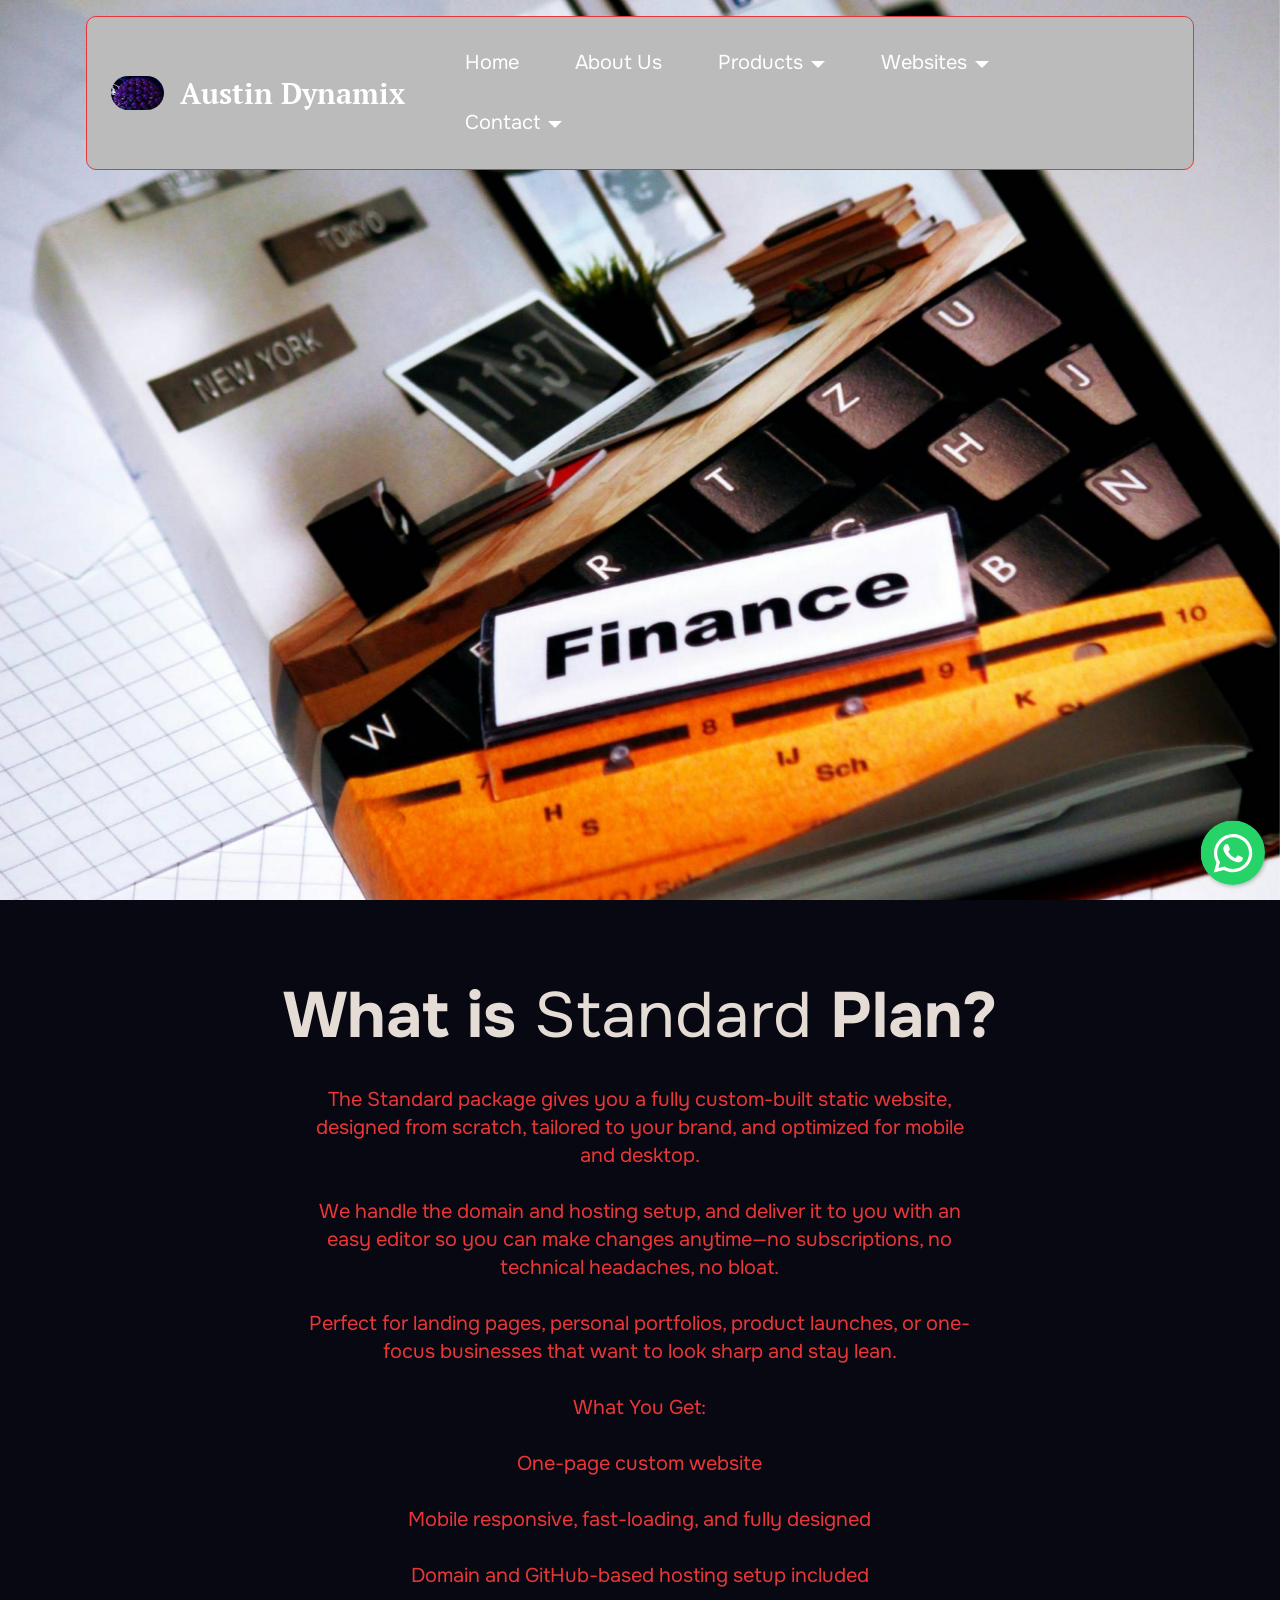
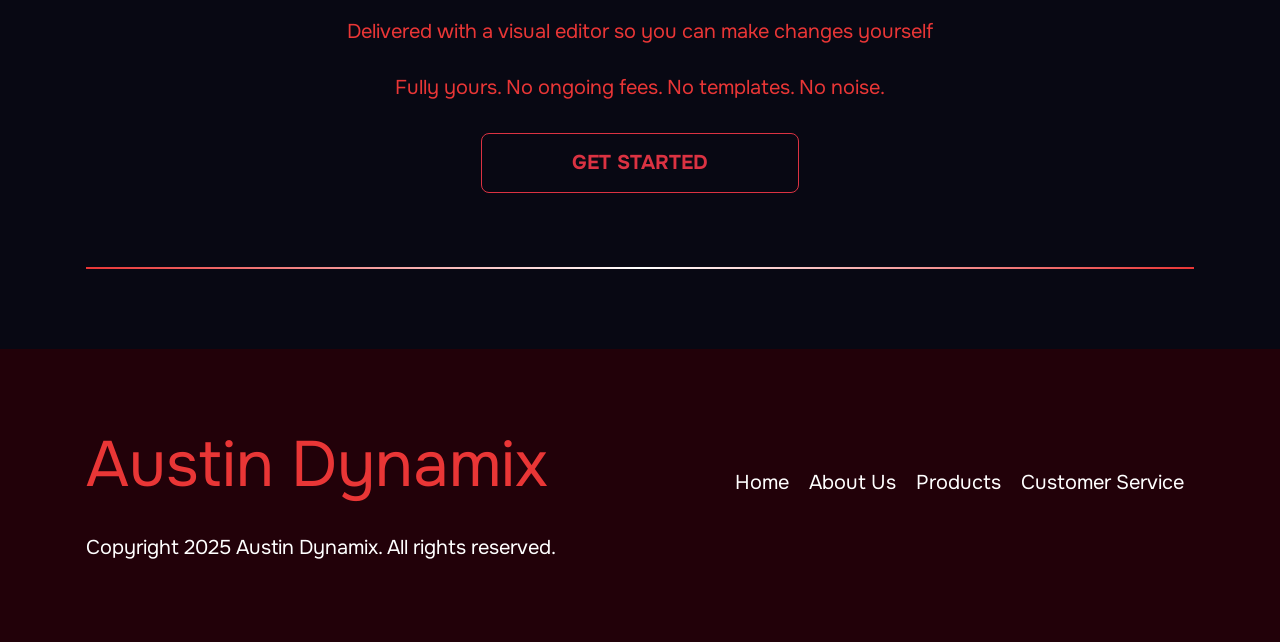
<file: page1.html>
<!DOCTYPE html>
<html  >
<head>
  
  <meta charset="UTF-8">
  <meta http-equiv="X-UA-Compatible" content="IE=edge">
  
  <meta name="viewport" content="width=device-width, initial-scale=1, minimum-scale=1">
  <link rel="shortcut icon" href="assets/images/background1.jpg" type="image/x-icon">
  <meta name="description" content="">
  
  
  <title>Page 1</title>
  <link rel="stylesheet" href="assets/web/assets/mobirise-icons2/mobirise2.css">
  <link rel="stylesheet" href="assets/bootstrap/css/bootstrap.min.css">
  <link rel="stylesheet" href="assets/bootstrap/css/bootstrap-grid.min.css">
  <link rel="stylesheet" href="assets/bootstrap/css/bootstrap-reboot.min.css">
  <link rel="stylesheet" href="assets/parallax/jarallax.css">
  <link rel="stylesheet" href="assets/chatbutton/floating-wpp.css">
  <link rel="stylesheet" href="assets/dropdown/css/style.css">
  <link rel="stylesheet" href="assets/socicon/css/styles.css">
  <link rel="stylesheet" href="assets/theme/css/style.css">
  <link rel="preload" href="https://fonts.googleapis.com/css2?family=Onest:wght@400;700&display=swap&display=swap" as="style" onload="this.onload=null;this.rel='stylesheet'">
  <noscript><link rel="stylesheet" href="https://fonts.googleapis.com/css2?family=Onest:wght@400;700&display=swap&display=swap"></noscript>
  <link rel="preload" href="https://fonts.googleapis.com/css?family=PT+Serif:400,400i,700,700i&display=swap" as="style" onload="this.onload=null;this.rel='stylesheet'">
  <noscript><link rel="stylesheet" href="https://fonts.googleapis.com/css?family=PT+Serif:400,400i,700,700i&display=swap"></noscript>
  <link rel="preload" as="style" href="assets/mobirise/css/mbr-additional.css?v=ckLOn2"><link rel="stylesheet" href="assets/mobirise/css/mbr-additional.css?v=ckLOn2" type="text/css">

  
  
  
</head>
<body>
  
  <section data-bs-version="5.1" class="menu menu01 tradem5 cid-uSG4uDA5SI" once="menu" id="menu01-4">
    

    <div class="container">
        <nav class="navbar navbar-dropdown navbar-expand-lg">
            <div class="menu-container">
                <div class="navbar-brand">
				<span class="navbar-logo">
					<a href="#">
						<img src="assets/images/background1.jpg" alt="" style="height: 2.1rem;">
					</a>
				</span>
                    <span class="navbar-caption-wrap"><a class="navbar-caption display-7" href="#">Austin Dynamix</a></span>
                </div>
                <button class="navbar-toggler" type="button" data-toggle="collapse" data-bs-toggle="collapse" data-target="#navbarSupportedContent" data-bs-target="#navbarSupportedContent" aria-controls="navbarNavAltMarkup" aria-expanded="false" aria-label="Toggle navigation">
                    <div class="hamburger">
                        <span></span>
                        <span></span>
                        <span></span>
                        <span></span>
                    </div>
                </button>
                <div class="collapse navbar-collapse" id="navbarSupportedContent">
                    <ul class="navbar-nav nav-dropdown nav-right" data-app-modern-menu="true"><li class="nav-item">
                            <a class="nav-link link display-4" href="#">Home</a>
                        </li>
                        <li class="nav-item">
                            <a class="nav-link link display-4" href="#" aria-expanded="false">About Us</a>
                        </li><li class="nav-item dropdown"><a class="nav-link link dropdown-toggle display-4" href="#" data-toggle="dropdown-submenu" data-bs-toggle="dropdown" data-bs-auto-close="outside" aria-expanded="false">Products</a><div class="dropdown-menu" aria-labelledby="dropdown-279"><div class="dropdown"><a class="dropdown-item dropdown-toggle display-4" href="#" data-toggle="dropdown-submenu" data-bs-toggle="dropdown" data-bs-auto-close="outside" aria-expanded="false">Websites</a><div class="dropdown-menu dropdown-submenu" aria-labelledby="dropdown-409"><a class="show dropdown-item display-4" href="#">Launch</a><a class="show dropdown-item display-4" href="#">Command</a><a class="show dropdown-item display-4" href="#">Elite</a></div></div><div class="dropdown"><a class="show dropdown-item dropdown-toggle display-4" href="#" data-toggle="dropdown-submenu" data-bs-toggle="dropdown" data-bs-auto-close="outside">Service</a><div class="dropdown-menu dropdown-submenu" data-bs-popper="none" aria-labelledby="dropdown-258"><a class="show dropdown-item display-4" href="#">Sync Lite</a><a class="show dropdown-item display-4" href="#">Sync Prefomance</a></div></div></div></li>
                        <li class="nav-item dropdown">
                            <a class="nav-link link dropdown-toggle display-4" href="#" data-toggle="dropdown-submenu" data-bs-toggle="dropdown" data-bs-auto-close="outside" aria-expanded="false">Websites</a><div class="dropdown-menu" aria-labelledby="dropdown-887"><a class="dropdown-item display-4" href="#">Lawncare</a><a class="dropdown-item display-4" href="#">Fast Food</a></div>
                        </li>
                        <li class="nav-item dropdown">
                            <a class="nav-link link dropdown-toggle display-4" href="#" data-toggle="dropdown-submenu" data-bs-toggle="dropdown" data-bs-auto-close="outside" aria-expanded="false">Contact</a><div class="dropdown-menu" aria-labelledby="dropdown-238"><a class="dropdown-item display-4" href="#">Current Customers</a><a class="dropdown-item display-4" href="#">New Customers</a></div>
                        </li></ul>
                    
                    
                </div>
            </div>
        </nav>
    </div>
</section>

<section data-bs-version="5.1" class="image01 walletm5 cid-uSJg6P7jmq mbr-fullscreen mbr-parallax-background" id="image01-7">
    

    
    

    <div class="container-fluid">
        <div class="row">
            <div class="col-12">
                <div class="image-wrap"></div>
            </div>
        </div>
    </div>
</section>

<section data-bs-version="5.1" class="article01 tradem5 cid-uSJfWsBDN6" id="article01-6">
    

    
    

    <div class="container">
        <div class="row">
            <div class="col-12">
                <div class="content-wrapper">
                    <h2 class="mbr-section-title mbr-fonts-style display-2">
                        <strong>What is&nbsp;</strong>Standard<strong>&nbsp;Plan?</strong>
                    </h2>
                    <div class="text-wrapper">
                        <p class="mbr-text mbr-fonts-style display-4">The Standard package gives you a fully custom-built static website, designed from scratch, tailored to your brand, and optimized for mobile and desktop.
<br>
<br>We handle the domain and hosting setup, and deliver it to you with an easy editor so you can make changes anytime—no subscriptions, no technical headaches, no bloat.
<br>
<br>Perfect for landing pages, personal portfolios, product launches, or one-focus businesses that want to look sharp and stay lean.
<br>
<br>What You Get:
<br>
<br>    One-page custom website
<br>
<br>    Mobile responsive, fast-loading, and fully designed
<br>
<br>    Domain and GitHub-based hosting setup included
<br>
<br>    Delivered with a visual editor so you can make changes yourself
<br>
<br>    Fully yours. No ongoing fees. No templates. No noise.</p>
                    </div>
                    <div class="mbr-section-btn"><a class="btn btn-danger-outline display-4" href="#">
                            GET STARTED
                        </a></div>
                    <div class="border-wrap"></div>
                </div>
            </div>
        </div>
    </div>
</section>

<section data-bs-version="5.1" class="footer01 tradem5 cid-uSG4uG8IVL" once="footers" id="footer01-5">
    

    
    

    <div class="container">
        <div class="row items-wrap">
            <div class="col-12 col-lg-6 card">
                <div class="title-wrapper">
                    <a href="#">
                        <h2 class="mbr-section-title mbr-fonts-style display-2">Austin Dynamix</h2>
                    </a>
                </div>
            </div>
            <div class="col-12 col-lg-6 card">
                <div class="nav-wrapper">
                    <ul class="list mbr-fonts-style display-4">
                        <li class="item-wrap">Home</li><li class="item-wrap">About Us</li>
                        <li class="item-wrap">Products</li>
                        <li class="item-wrap">Customer Service</li>
                    </ul>
                </div>
            </div>
            <div class="col-12">
                <h2 class="mbr-copy mbr-fonts-style display-4">Copyright 2025 Austin Dynamix. All rights reserved.</h2>
            </div>
        </div>
    </div>
</section>

<section class="elb-widgets eb-chats-widget cid-uSJiiAOVgR" once="chat" id="eb-chats-widget-8"><script src="https://s.electricblaze.com/widget.js" defer=""></script>
<div class="electricblaze-id-2UhxFZo"></div></section>


<script src="assets/bootstrap/js/bootstrap.bundle.min.js"></script>
  <script src="assets/parallax/jarallax.js"></script>
  <script src="assets/smoothscroll/smooth-scroll.js"></script>
  <script src="assets/ytplayer/index.js"></script>
  <script src="assets/chatbutton/floating-wpp.js"></script>
  <script src="assets/chatbutton/script.js"></script>
  <script src="assets/dropdown/js/navbar-dropdown.js"></script>
  <script src="assets/theme/js/script.js"></script>
  
  
  
<div id="chatbutton-wa" data-phone="+12345678901" data-showpopup="true" data-headertitle="Chat with us on WhatsApp!" data-popupmessage="Hi!" data-placeholder="Type here" data-position="left" data-headercolor="#e93636" data-backgroundcolor="#220109" data-autoopentimeout="5" data-size="65px"><div class="floating-wpp-button" style="width: 65px; height: 65px;"><div class="floating-wpp-button-image"><!--?xml version="1.0" encoding="UTF-8" standalone="no"?--><svg xmlns="http://www.w3.org/2000/svg" xmlns:xlink="http://www.w3.org/1999/xlink" style="isolation:isolate" viewBox="0 0 800 800" width="65" height="65"><defs><clipPath id="_clipPath_A3g8G5hPEGG2L0B6hFCxamU4cc8rfqzQ"><rect width="800" height="800"></rect></clipPath></defs><g clip-path="url(#_clipPath_A3g8G5hPEGG2L0B6hFCxamU4cc8rfqzQ)"><g><path d=" M 787.59 800 L 12.41 800 C 5.556 800 0 793.332 0 785.108 L 0 14.892 C 0 6.667 5.556 0 12.41 0 L 787.59 0 C 794.444 0 800 6.667 800 14.892 L 800 785.108 C 800 793.332 794.444 800 787.59 800 Z " fill="rgb(37,211,102)"></path></g><g><path d=" M 508.558 450.429 C 502.67 447.483 473.723 433.24 468.325 431.273 C 462.929 429.308 459.003 428.328 455.078 434.22 C 451.153 440.114 439.869 453.377 436.434 457.307 C 433 461.236 429.565 461.729 423.677 458.78 C 417.79 455.834 398.818 449.617 376.328 429.556 C 358.825 413.943 347.008 394.663 343.574 388.768 C 340.139 382.873 343.207 379.687 346.155 376.752 C 348.804 374.113 352.044 369.874 354.987 366.436 C 357.931 362.999 358.912 360.541 360.875 356.614 C 362.837 352.683 361.857 349.246 360.383 346.299 C 358.912 343.352 347.136 314.369 342.231 302.579 C 337.451 291.099 332.597 292.654 328.983 292.472 C 325.552 292.301 321.622 292.265 317.698 292.265 C 313.773 292.265 307.394 293.739 301.996 299.632 C 296.6 305.527 281.389 319.772 281.389 348.752 C 281.389 377.735 302.487 405.731 305.431 409.661 C 308.376 413.592 346.949 473.062 406.015 498.566 C 420.062 504.634 431.03 508.256 439.581 510.969 C 453.685 515.451 466.521 514.818 476.666 513.302 C 487.978 511.613 511.502 499.06 516.409 485.307 C 521.315 471.55 521.315 459.762 519.842 457.307 C 518.371 454.851 514.446 453.377 508.558 450.429 Z  M 401.126 597.117 L 401.047 597.117 C 365.902 597.104 331.431 587.661 301.36 569.817 L 294.208 565.572 L 220.08 585.017 L 239.866 512.743 L 235.21 505.332 C 215.604 474.149 205.248 438.108 205.264 401.1 C 205.307 293.113 293.17 205.257 401.204 205.257 C 453.518 205.275 502.693 225.674 539.673 262.696 C 576.651 299.716 597.004 348.925 596.983 401.258 C 596.939 509.254 509.078 597.117 401.126 597.117 Z  M 567.816 234.565 C 523.327 190.024 464.161 165.484 401.124 165.458 C 271.24 165.458 165.529 271.161 165.477 401.085 C 165.46 442.617 176.311 483.154 196.932 518.892 L 163.502 641 L 288.421 608.232 C 322.839 627.005 361.591 636.901 401.03 636.913 L 401.126 636.913 L 401.127 636.913 C 530.998 636.913 636.717 531.2 636.77 401.274 C 636.794 338.309 612.306 279.105 567.816 234.565" fill-rule="evenodd" fill="rgb(255,255,255)"></path></g></g></svg></div></div></div>
 </body>
</html>
</file>
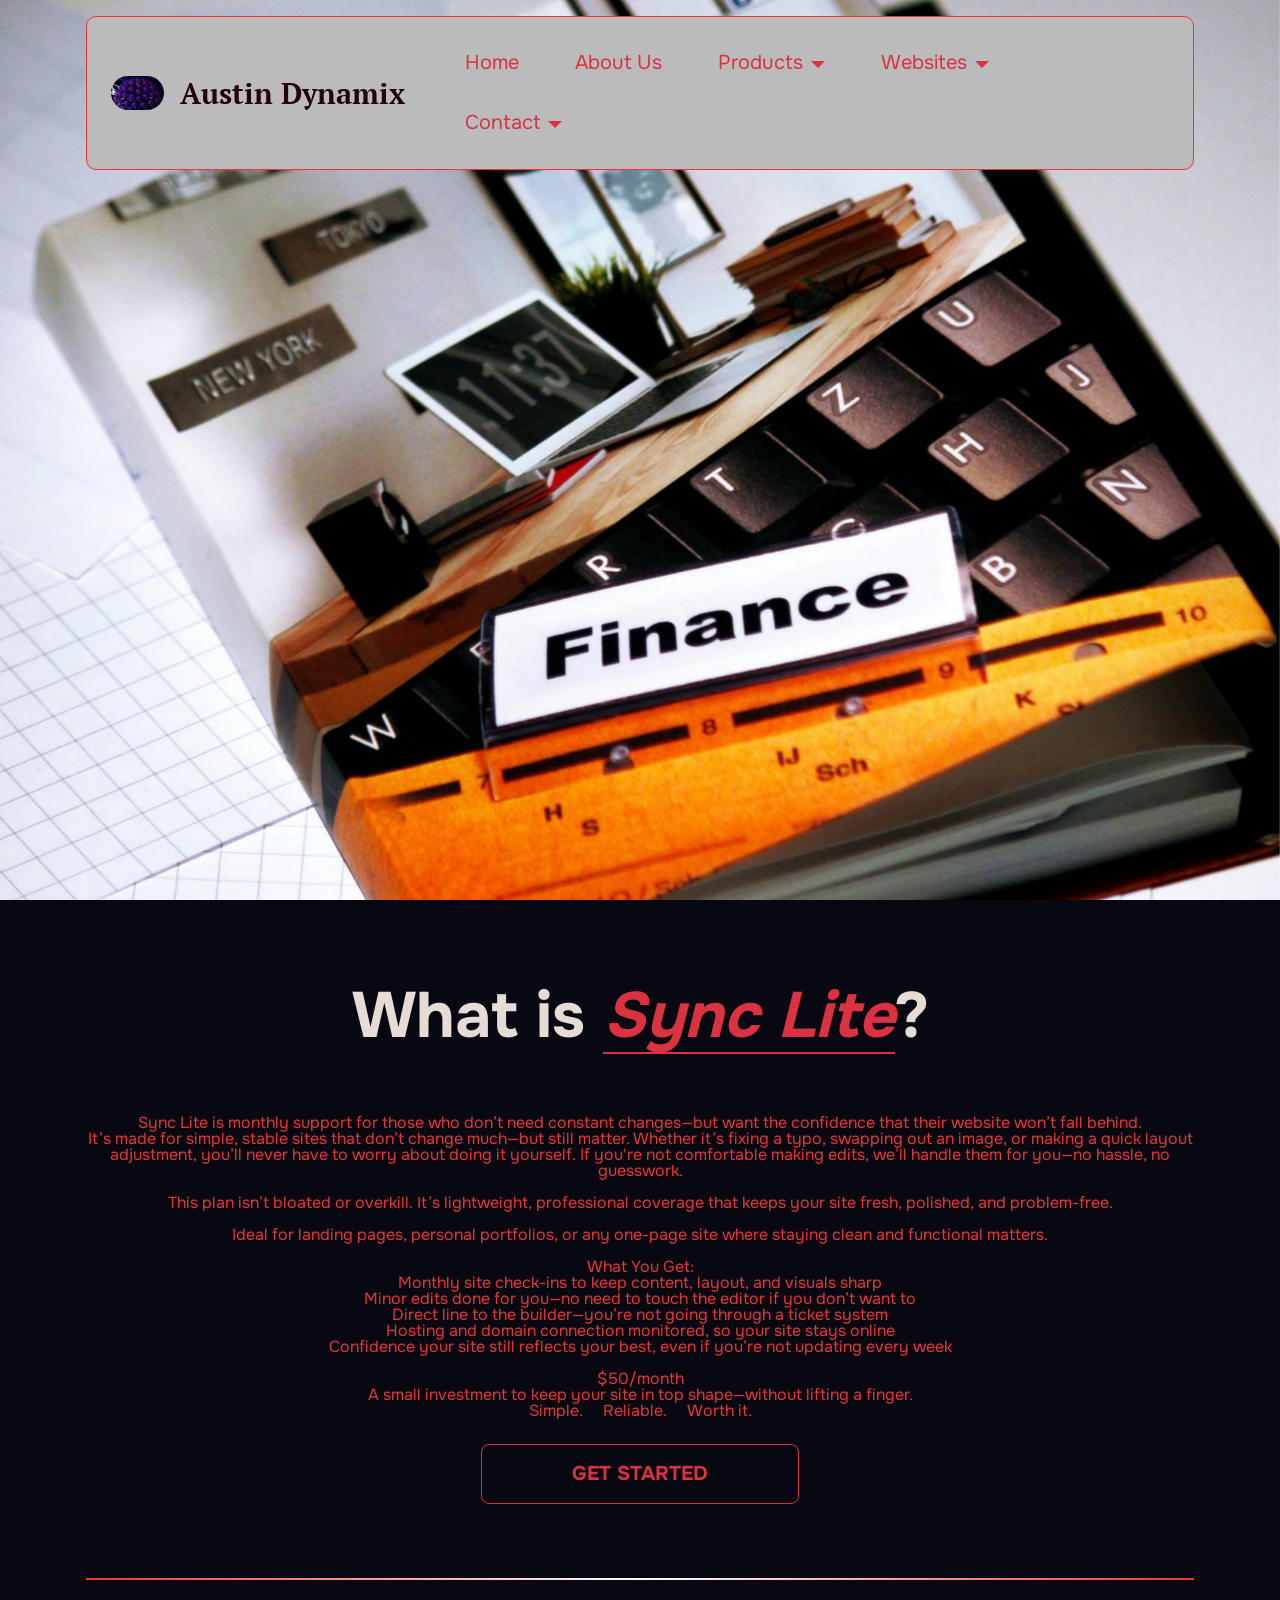
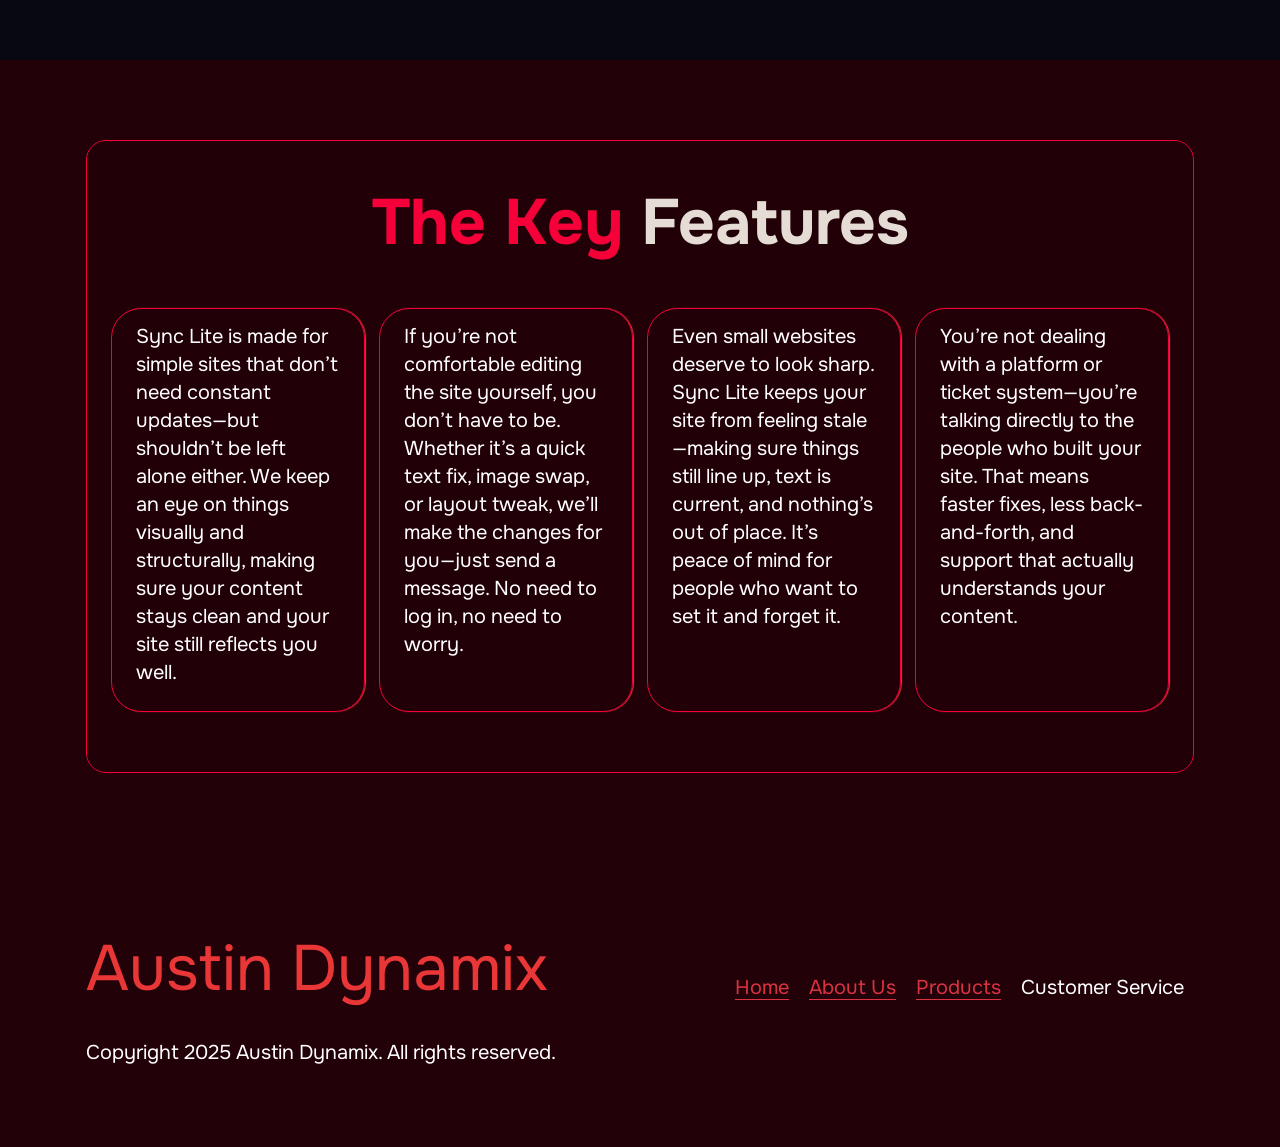
<file: sync-lite.html>
<!DOCTYPE html>
<html  >
<head>
  
  <meta charset="UTF-8">
  <meta http-equiv="X-UA-Compatible" content="IE=edge">
  
  <meta name="viewport" content="width=device-width, initial-scale=1, minimum-scale=1">
  <link rel="shortcut icon" href="assets/images/background1.jpg" type="image/x-icon">
  <meta name="description" content="">
  
  
  <title>Sync Lite</title>
  <link rel="stylesheet" href="assets/web/assets/mobirise-icons2/mobirise2.css">
  <link rel="stylesheet" href="assets/bootstrap/css/bootstrap.min.css">
  <link rel="stylesheet" href="assets/bootstrap/css/bootstrap-grid.min.css">
  <link rel="stylesheet" href="assets/bootstrap/css/bootstrap-reboot.min.css">
  <link rel="stylesheet" href="assets/parallax/jarallax.css">
  <link rel="stylesheet" href="assets/dropdown/css/style.css">
  <link rel="stylesheet" href="assets/socicon/css/styles.css">
  <link rel="stylesheet" href="assets/theme/css/style.css">
  <link rel="preload" href="https://fonts.googleapis.com/css2?family=Onest:wght@400;700&display=swap&display=swap" as="style" onload="this.onload=null;this.rel='stylesheet'">
  <noscript><link rel="stylesheet" href="https://fonts.googleapis.com/css2?family=Onest:wght@400;700&display=swap&display=swap"></noscript>
  <link rel="preload" href="https://fonts.googleapis.com/css?family=PT+Serif:400,400i,700,700i&display=swap" as="style" onload="this.onload=null;this.rel='stylesheet'">
  <noscript><link rel="stylesheet" href="https://fonts.googleapis.com/css?family=PT+Serif:400,400i,700,700i&display=swap"></noscript>
  <link rel="preload" as="style" href="assets/mobirise/css/mbr-additional.css?v=egtZg4"><link rel="stylesheet" href="assets/mobirise/css/mbr-additional.css?v=egtZg4" type="text/css">

  
  
  
</head>
<body>
  
  <section data-bs-version="5.1" class="menu menu01 tradem5 cid-uSKcnLXjDU" once="menu" id="menu01-n">
    

    <div class="container">
        <nav class="navbar navbar-dropdown navbar-expand-lg">
            <div class="menu-container">
                <div class="navbar-brand">
				<span class="navbar-logo">
					<a href="#">
						<img src="assets/images/background1.jpg" alt="" style="height: 2.1rem;">
					</a>
				</span>
                    <span class="navbar-caption-wrap"><a class="navbar-caption text-primary display-7" href="index.html">Austin Dynamix</a></span>
                </div>
                <button class="navbar-toggler" type="button" data-toggle="collapse" data-bs-toggle="collapse" data-target="#navbarSupportedContent" data-bs-target="#navbarSupportedContent" aria-controls="navbarNavAltMarkup" aria-expanded="false" aria-label="Toggle navigation">
                    <div class="hamburger">
                        <span></span>
                        <span></span>
                        <span></span>
                        <span></span>
                    </div>
                </button>
                <div class="collapse navbar-collapse" id="navbarSupportedContent">
                    <ul class="navbar-nav nav-dropdown nav-right" data-app-modern-menu="true"><li class="nav-item">
                            <a class="nav-link link text-danger display-4" href="index.html">Home</a>
                        </li>
                        <li class="nav-item">
                            <a class="nav-link link text-danger text-primary display-4" href="about.html" aria-expanded="false">About Us</a>
                        </li><li class="nav-item dropdown open"><a class="nav-link link dropdown-toggle text-danger show display-4" href="#" data-toggle="dropdown-submenu" data-bs-toggle="dropdown" data-bs-auto-close="outside" aria-expanded="true">Products</a><div class="dropdown-menu show" aria-labelledby="dropdown-279" data-bs-popper="none"><div class="dropdown open"><a class="dropdown-item dropdown-toggle text-danger show display-4" href="#" data-toggle="dropdown-submenu" data-bs-toggle="dropdown" data-bs-auto-close="outside" aria-expanded="true">Websites</a><div class="dropdown-menu dropdown-submenu show" aria-labelledby="dropdown-409" data-bs-popper="none"><a class="show dropdown-item text-danger text-primary display-4" href="launch.html">Launch</a><a class="show dropdown-item text-danger text-primary display-4" href="command.html">Command</a><a class="show dropdown-item text-danger text-primary display-4" href="elite.html">Elite</a></div></div><div class="dropdown"><a class="dropdown-item dropdown-toggle text-danger display-4" href="#" data-toggle="dropdown-submenu" data-bs-toggle="dropdown" data-bs-auto-close="outside" aria-expanded="false">Service</a><div class="dropdown-menu dropdown-submenu" aria-labelledby="dropdown-258"><a class="show dropdown-item text-danger text-primary display-4" href="sync-lite.html">Sync Lite</a><a class="show dropdown-item text-danger text-primary display-4" href="sync-performance.html">Sync Prefomance</a></div></div></div></li>
                        <li class="nav-item dropdown">
                            <a class="nav-link link dropdown-toggle text-danger display-4" href="#" data-toggle="dropdown-submenu" data-bs-toggle="dropdown" data-bs-auto-close="outside" aria-expanded="true">Websites</a><div class="dropdown-menu" aria-labelledby="dropdown-887"><a class="dropdown-item text-danger display-4" href="#">Lawncare</a><a class="dropdown-item text-danger display-4" href="#">Fast Food</a></div>
                        </li>
                        <li class="nav-item dropdown">
                            <a class="nav-link link dropdown-toggle text-danger display-4" href="#" data-toggle="dropdown-submenu" data-bs-toggle="dropdown" data-bs-auto-close="outside" aria-expanded="false">Contact</a><div class="dropdown-menu" aria-labelledby="dropdown-238"><a class="dropdown-item text-danger display-4" href="#">Current Customers</a><a class="dropdown-item text-danger display-4" href="#">New Customers</a></div>
                        </li></ul>
                    
                    
                </div>
            </div>
        </nav>
    </div>
</section>

<section data-bs-version="5.1" class="image01 walletm5 cid-uSKcnMiIM4 mbr-fullscreen mbr-parallax-background" id="image01-o">
    

    
    

    <div class="container-fluid">
        <div class="row">
            <div class="col-12">
                <div class="image-wrap"></div>
            </div>
        </div>
    </div>
</section>

<section data-bs-version="5.1" class="article01 tradem5 cid-uSKcnMv6aY" id="article01-p">
    

    
    

    <div class="container">
        <div class="row">
            <div class="col-12">
                <div class="content-wrapper">
                    <h2 class="mbr-section-title mbr-fonts-style display-2">
                        <strong>What is </strong><strong><a href="sync-lite.html" class="text-danger text-primary"><em><b>Sync Lite</b></em></a></strong><strong>?</strong>
                    </h2>
                    <div class="text-wrapper">
                        <p class="mbr-text mbr-fonts-style display-4"></p><p>Sync Lite is monthly support for those who don’t need constant changes—but want the confidence that their website won’t fall behind.
<br>It’s made for simple, stable sites that don’t change much—but still matter. Whether it’s fixing a typo, swapping out an image, or making a quick layout adjustment, you’ll never have to worry about doing it yourself. If you're not comfortable making edits, we’ll handle them for you—no hassle, no guesswork.
<br>
<br>This plan isn’t bloated or overkill. It’s lightweight, professional coverage that keeps your site fresh, polished, and problem-free.
<br>
<br>Ideal for landing pages, personal portfolios, or any one-page site where staying clean and functional matters.
<br>
<br>What You Get:
<br>Monthly site check-ins to keep content, layout, and visuals sharp
<br>Minor edits done for you—no need to touch the editor if you don’t want to
<br>Direct line to the builder—you’re not going through a ticket system
<br>Hosting and domain connection monitored, so your site stays online
<br>Confidence your site still reflects your best, even if you’re not updating every week
<br>
<br>$50/month
<br>A small investment to keep your site in top shape—without lifting a finger.
<br>Simple. &nbsp;&nbsp;&nbsp;&nbsp;Reliable. &nbsp;&nbsp;&nbsp;&nbsp;Worth it.</p><p></p>
                    </div>
                    <div class="mbr-section-btn"><a class="btn btn-danger-outline display-4" href="#">
                            GET STARTED
                        </a></div>
                    <div class="border-wrap"></div>
                </div>
            </div>
        </div>
    </div>
</section>

<section data-bs-version="5.1" class="features09 tradem5 cid-uSKcnMKF3Z" id="features09-q">
    

    
    

    <div class="container">
        <div class="row">
            <div class="col-12">
                <div class="content-wrapper">
                    <h2 class="mbr-section-title mbr-fonts-style display-2">
                        <strong><span><b>The Key</b></span> Features</strong></h2>
                    <div class="row items-wrap">
                        <div class="item features-without-image col-12 col-lg-3">
                            <div class="item-wrapper card-mini">
                                <div class="card-box">
                                    <div class="title-wrap">
                                        
                                    </div>
                                    <p class="item-text mbr-fonts-style display-4">
                                        Sync Lite is made for simple sites that don’t need constant updates—but shouldn’t be left alone either. We keep an eye on things visually and structurally, making sure your content stays clean and your site still reflects you well.
                                    </p>
                                </div>
                            </div>
                        </div>
                        <div class="item features-without-image col-12 col-lg-3">
                            <div class="item-wrapper card-mini">
                                <div class="card-box">
                                    <div class="title-wrap">
                                        
                                    </div>
                                    <p class="item-text mbr-fonts-style display-4">
                                        If you’re not comfortable editing the site yourself, you don’t have to be. Whether it’s a quick text fix, image swap, or layout tweak, we’ll make the changes for you—just send a message. No need to log in, no need to worry.
                                    </p>
                                </div>
                            </div>
                        </div>
                        <div class="item features-without-image col-12 col-lg-3">
                            <div class="item-wrapper card-mini">
                                <div class="card-box">
                                    <div class="title-wrap">
                                        
                                    </div>
                                    <p class="item-text mbr-fonts-style display-4">
                                        Even small websites deserve to look sharp. Sync Lite keeps your site from feeling stale—making sure things still line up, text is current, and nothing’s out of place. It’s peace of mind for people who want to set it and forget it.
                                    </p>
                                </div>
                            </div>
                        </div>
                        <div class="item features-without-image col-12 col-lg-3">
                            <div class="item-wrapper card-mini">
                                <div class="card-box">
                                    <div class="title-wrap">
                                        
                                    </div>
                                    <p class="item-text mbr-fonts-style display-4">
                                        You’re not dealing with a platform or ticket system—you’re talking directly to the people who built your site. That means faster fixes, less back-and-forth, and support that actually understands your content.
                                    </p>
                                </div>
                            </div>
                        </div>
                    </div>
                </div>
            </div>
        </div>
    </div>
</section>

<section data-bs-version="5.1" class="footer01 tradem5 cid-uSKcnN0eEb" once="footers" id="footer01-r">
    

    
    

    <div class="container">
        <div class="row items-wrap">
            <div class="col-12 col-lg-6 card">
                <div class="title-wrapper">
                    <a href="#">
                        <h2 class="mbr-section-title mbr-fonts-style display-2">Austin Dynamix&nbsp;</h2>
                    </a>
                </div>
            </div>
            <div class="col-12 col-lg-6 card">
                <div class="nav-wrapper">
                    <ul class="list mbr-fonts-style display-4">
                        <li class="item-wrap"><a href="index.html" class="text-danger">Home</a></li><li class="item-wrap"><a href="about.html" class="text-danger">About Us</a></li>
                        <li class="item-wrap"><a href="index.html#pricing01-2" class="text-danger text-primary">Products</a></li>
                        <li class="item-wrap">Customer Service</li>
                    </ul>
                </div>
            </div>
            <div class="col-12">
                <h2 class="mbr-copy mbr-fonts-style display-4">Copyright 2025 Austin Dynamix. All rights reserved.</h2>
            </div>
        </div>
    </div>
</section>


<script src="assets/bootstrap/js/bootstrap.bundle.min.js"></script>
  <script src="assets/parallax/jarallax.js"></script>
  <script src="assets/smoothscroll/smooth-scroll.js"></script>
  <script src="assets/ytplayer/index.js"></script>
  <script src="assets/dropdown/js/navbar-dropdown.js"></script>
  <script src="assets/theme/js/script.js"></script>
  
  
  
</body>
</html>
</file>
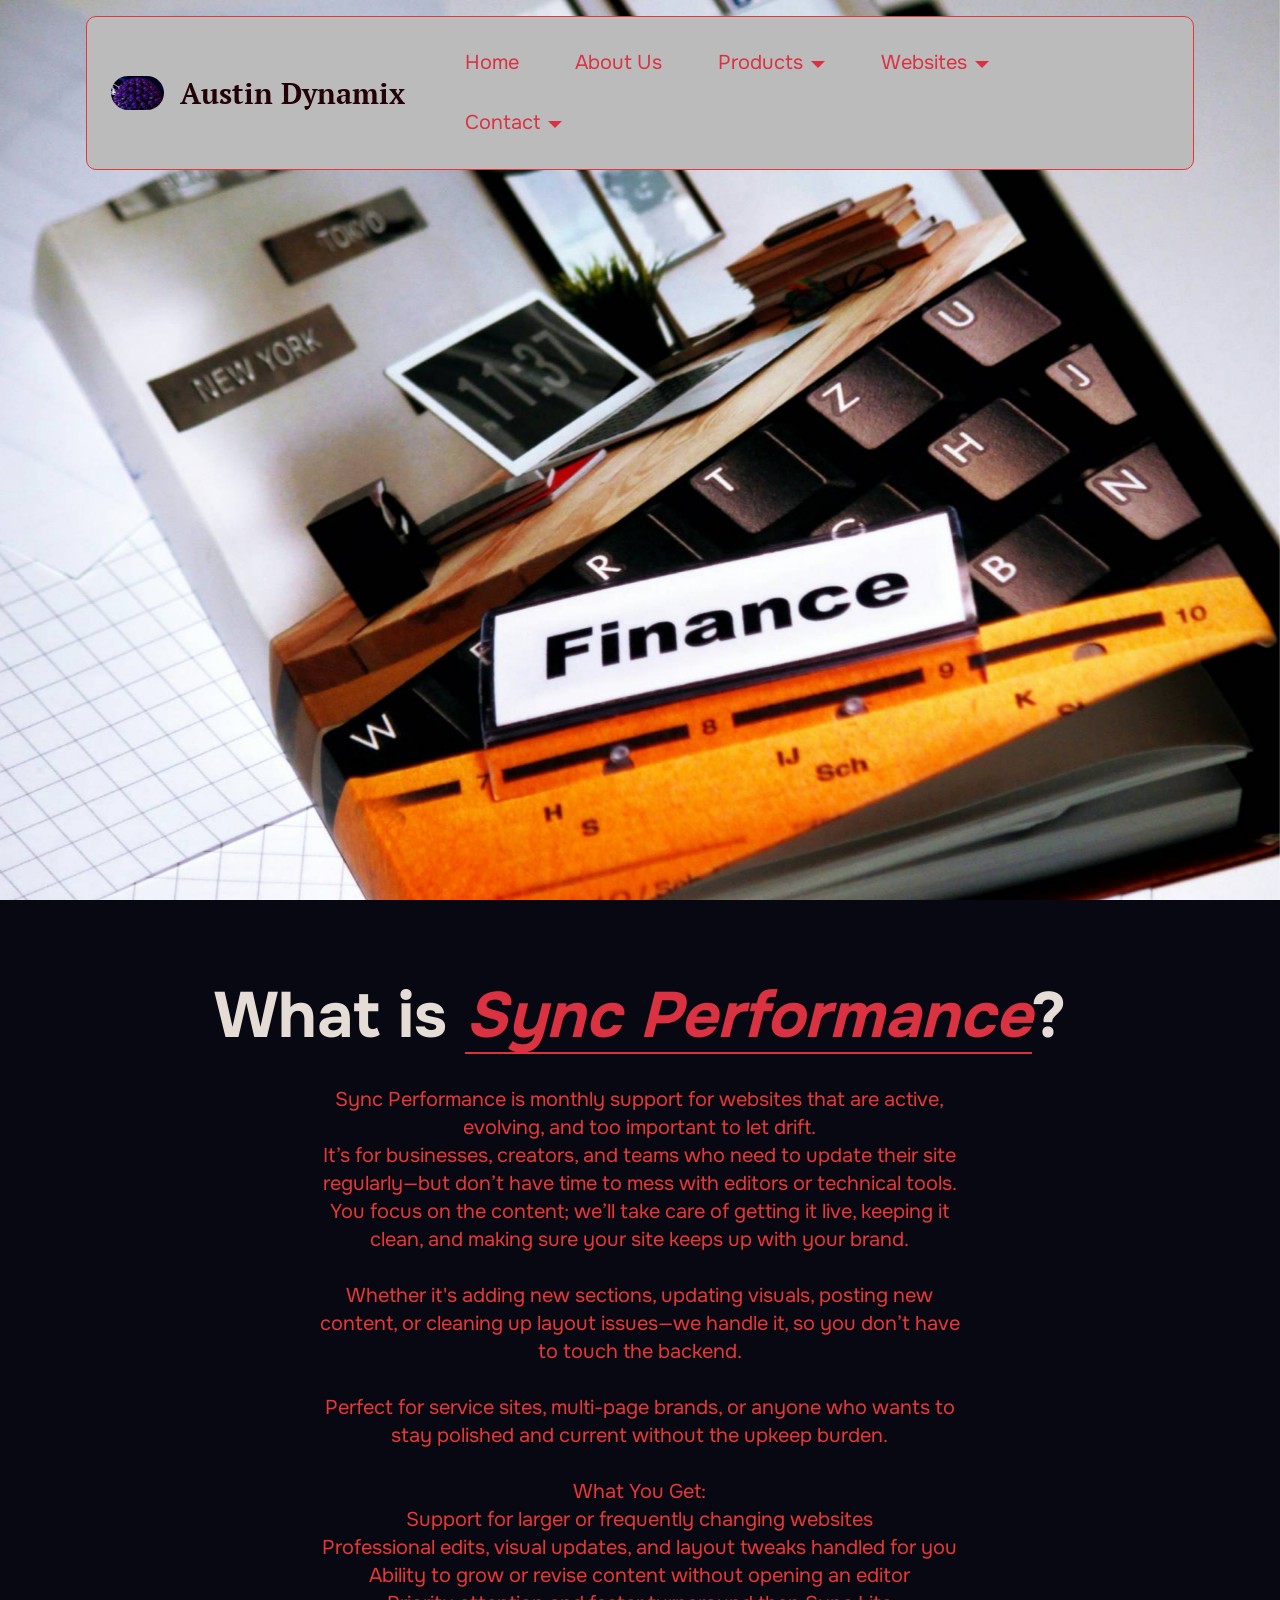
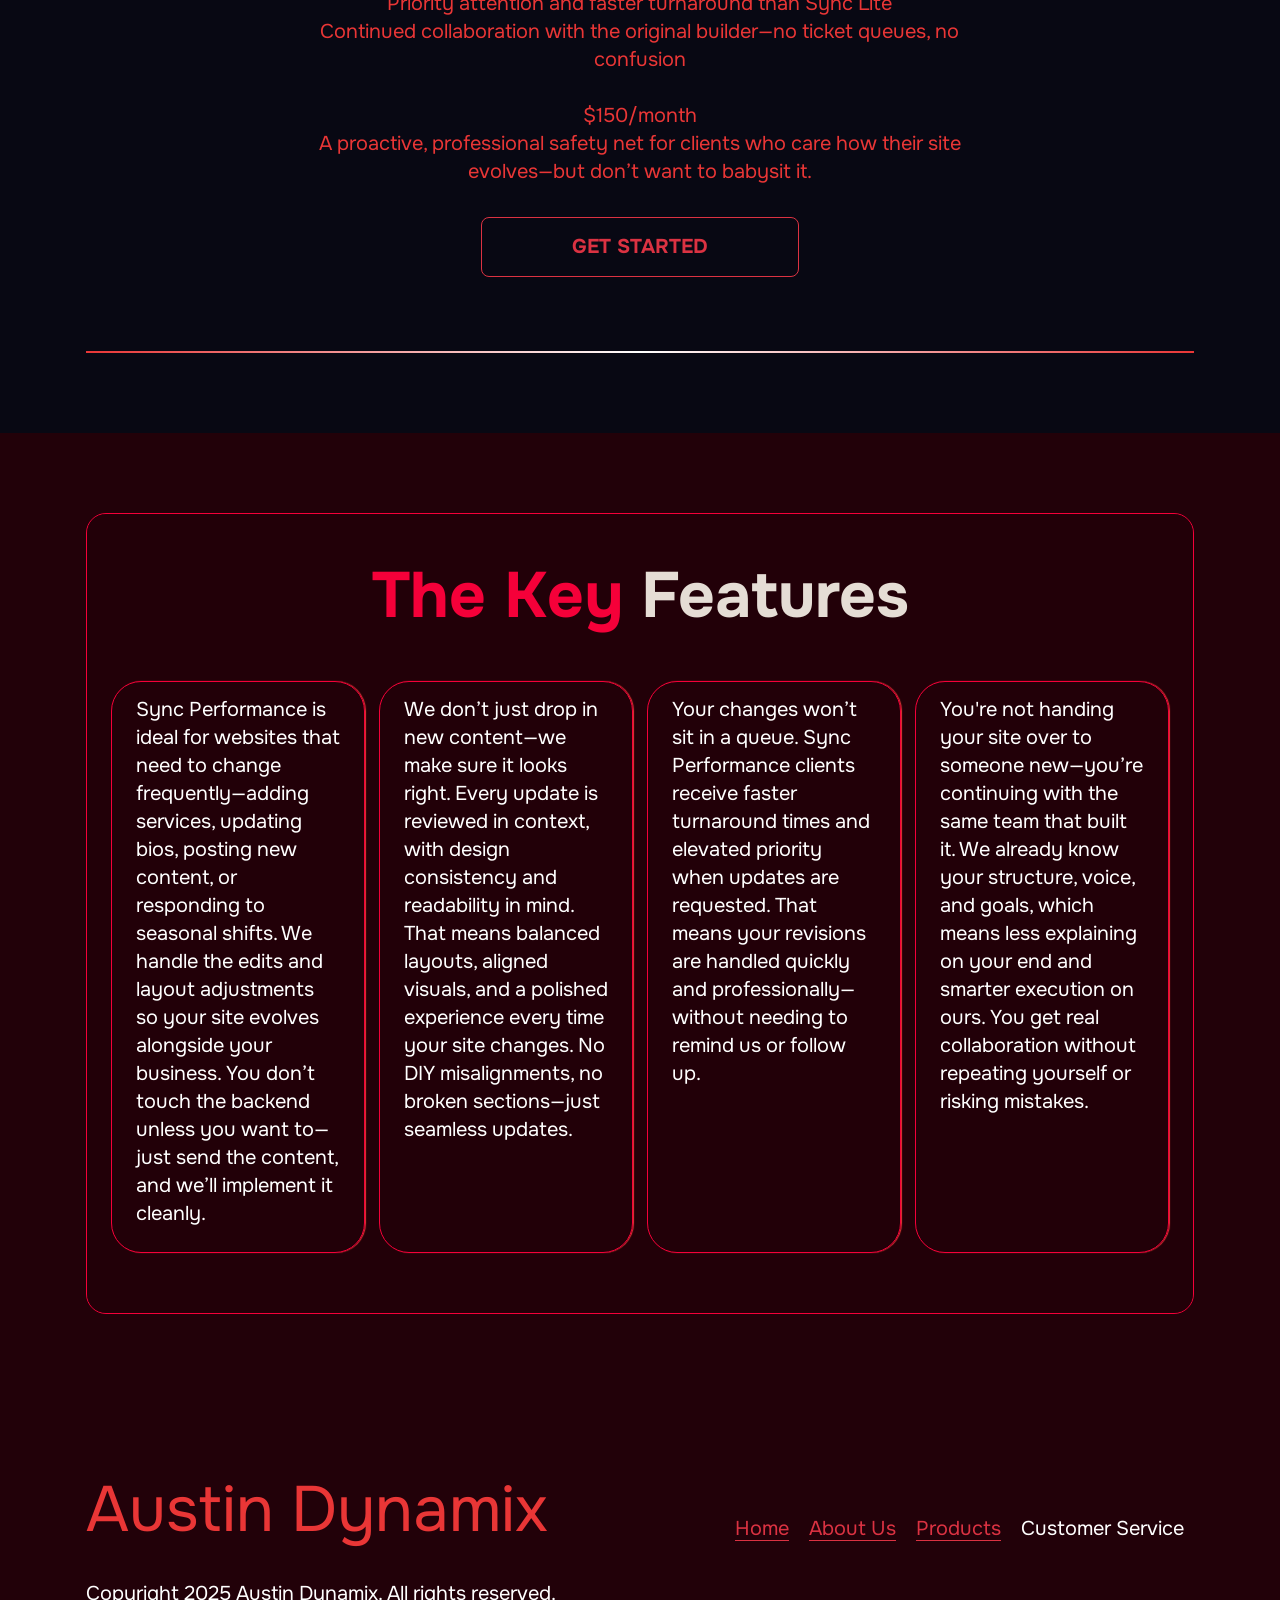
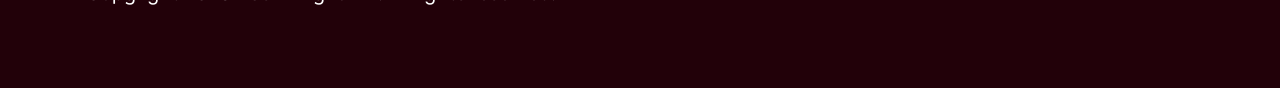
<file: sync-performance.html>
<!DOCTYPE html>
<html  >
<head>
  
  <meta charset="UTF-8">
  <meta http-equiv="X-UA-Compatible" content="IE=edge">
  
  <meta name="viewport" content="width=device-width, initial-scale=1, minimum-scale=1">
  <link rel="shortcut icon" href="assets/images/background1.jpg" type="image/x-icon">
  <meta name="description" content="">
  
  
  <title>Sync Performance</title>
  <link rel="stylesheet" href="assets/web/assets/mobirise-icons2/mobirise2.css">
  <link rel="stylesheet" href="assets/bootstrap/css/bootstrap.min.css">
  <link rel="stylesheet" href="assets/bootstrap/css/bootstrap-grid.min.css">
  <link rel="stylesheet" href="assets/bootstrap/css/bootstrap-reboot.min.css">
  <link rel="stylesheet" href="assets/parallax/jarallax.css">
  <link rel="stylesheet" href="assets/dropdown/css/style.css">
  <link rel="stylesheet" href="assets/socicon/css/styles.css">
  <link rel="stylesheet" href="assets/theme/css/style.css">
  <link rel="preload" href="https://fonts.googleapis.com/css2?family=Onest:wght@400;700&display=swap&display=swap" as="style" onload="this.onload=null;this.rel='stylesheet'">
  <noscript><link rel="stylesheet" href="https://fonts.googleapis.com/css2?family=Onest:wght@400;700&display=swap&display=swap"></noscript>
  <link rel="preload" href="https://fonts.googleapis.com/css?family=PT+Serif:400,400i,700,700i&display=swap" as="style" onload="this.onload=null;this.rel='stylesheet'">
  <noscript><link rel="stylesheet" href="https://fonts.googleapis.com/css?family=PT+Serif:400,400i,700,700i&display=swap"></noscript>
  <link rel="preload" as="style" href="assets/mobirise/css/mbr-additional.css?v=nY7eFR"><link rel="stylesheet" href="assets/mobirise/css/mbr-additional.css?v=nY7eFR" type="text/css">

  
  
  
</head>
<body>
  
  <section data-bs-version="5.1" class="menu menu01 tradem5 cid-uSKcqHgU8N" once="menu" id="menu01-s">
    

    <div class="container">
        <nav class="navbar navbar-dropdown navbar-expand-lg">
            <div class="menu-container">
                <div class="navbar-brand">
				<span class="navbar-logo">
					<a href="#">
						<img src="assets/images/background1.jpg" alt="" style="height: 2.1rem;">
					</a>
				</span>
                    <span class="navbar-caption-wrap"><a class="navbar-caption text-primary display-7" href="index.html">Austin Dynamix</a></span>
                </div>
                <button class="navbar-toggler" type="button" data-toggle="collapse" data-bs-toggle="collapse" data-target="#navbarSupportedContent" data-bs-target="#navbarSupportedContent" aria-controls="navbarNavAltMarkup" aria-expanded="false" aria-label="Toggle navigation">
                    <div class="hamburger">
                        <span></span>
                        <span></span>
                        <span></span>
                        <span></span>
                    </div>
                </button>
                <div class="collapse navbar-collapse" id="navbarSupportedContent">
                    <ul class="navbar-nav nav-dropdown nav-right" data-app-modern-menu="true"><li class="nav-item">
                            <a class="nav-link link text-danger display-4" href="index.html">Home</a>
                        </li>
                        <li class="nav-item">
                            <a class="nav-link link text-danger text-primary display-4" href="about.html" aria-expanded="false">About Us</a>
                        </li><li class="nav-item dropdown open"><a class="nav-link link dropdown-toggle text-danger show display-4" href="#" data-toggle="dropdown-submenu" data-bs-toggle="dropdown" data-bs-auto-close="outside" aria-expanded="true">Products</a><div class="dropdown-menu show" aria-labelledby="dropdown-279" data-bs-popper="none"><div class="dropdown open"><a class="dropdown-item dropdown-toggle text-danger show display-4" href="#" data-toggle="dropdown-submenu" data-bs-toggle="dropdown" data-bs-auto-close="outside" aria-expanded="true">Websites</a><div class="dropdown-menu dropdown-submenu show" aria-labelledby="dropdown-409" data-bs-popper="none"><a class="show dropdown-item text-danger text-primary display-4" href="launch.html">Launch</a><a class="show dropdown-item text-danger text-primary display-4" href="command.html">Command</a><a class="show dropdown-item text-danger text-primary display-4" href="elite.html">Elite</a></div></div><div class="dropdown"><a class="dropdown-item dropdown-toggle text-danger display-4" href="#" data-toggle="dropdown-submenu" data-bs-toggle="dropdown" data-bs-auto-close="outside" aria-expanded="false">Service</a><div class="dropdown-menu dropdown-submenu" aria-labelledby="dropdown-258"><a class="show dropdown-item text-danger text-primary display-4" href="sync-lite.html">Sync Lite</a><a class="show dropdown-item text-danger text-primary display-4" href="sync-performance.html">Sync Prefomance</a></div></div></div></li>
                        <li class="nav-item dropdown">
                            <a class="nav-link link dropdown-toggle text-danger display-4" href="#" data-toggle="dropdown-submenu" data-bs-toggle="dropdown" data-bs-auto-close="outside" aria-expanded="true">Websites</a><div class="dropdown-menu" aria-labelledby="dropdown-887"><a class="dropdown-item text-danger display-4" href="#">Lawncare</a><a class="dropdown-item text-danger display-4" href="#">Fast Food</a></div>
                        </li>
                        <li class="nav-item dropdown">
                            <a class="nav-link link dropdown-toggle text-danger display-4" href="#" data-toggle="dropdown-submenu" data-bs-toggle="dropdown" data-bs-auto-close="outside" aria-expanded="false">Contact</a><div class="dropdown-menu" aria-labelledby="dropdown-238"><a class="dropdown-item text-danger display-4" href="#">Current Customers</a><a class="dropdown-item text-danger display-4" href="#">New Customers</a></div>
                        </li></ul>
                    
                    
                </div>
            </div>
        </nav>
    </div>
</section>

<section data-bs-version="5.1" class="image01 walletm5 cid-uSKcqHDOGO mbr-fullscreen mbr-parallax-background" id="image01-t">
    

    
    

    <div class="container-fluid">
        <div class="row">
            <div class="col-12">
                <div class="image-wrap"></div>
            </div>
        </div>
    </div>
</section>

<section data-bs-version="5.1" class="article01 tradem5 cid-uSKcqHQX2m" id="article01-u">
    

    
    

    <div class="container">
        <div class="row">
            <div class="col-12">
                <div class="content-wrapper">
                    <h2 class="mbr-section-title mbr-fonts-style display-2">
                        <strong>What is&nbsp;</strong><strong><a href="sync-performance.html" class="text-danger text-primary"><em><b>Sync Performance</b></em></a></strong><strong>?</strong>
                    </h2>
                    <div class="text-wrapper">
                        <p class="mbr-text mbr-fonts-style display-4">Sync Performance is monthly support for websites that are active, evolving, and too important to let drift.
<br>It’s for businesses, creators, and teams who need to update their site regularly—but don’t have time to mess with editors or technical tools. You focus on the content; we’ll take care of getting it live, keeping it clean, and making sure your site keeps up with your brand.
<br>
<br>Whether it's adding new sections, updating visuals, posting new content, or cleaning up layout issues—we handle it, so you don’t have to touch the backend.
<br>
<br>Perfect for service sites, multi-page brands, or anyone who wants to stay polished and current without the upkeep burden.
<br>
<br>What You Get:
<br>Support for larger or frequently changing websites
<br>Professional edits, visual updates, and layout tweaks handled for you
<br>Ability to grow or revise content without opening an editor
<br>Priority attention and faster turnaround than Sync Lite
<br>Continued collaboration with the original builder—no ticket queues, no confusion
<br>
<br>$150/month
<br>A proactive, professional safety net for clients who care how their site evolves—but don’t want to babysit it.</p>
                    </div>
                    <div class="mbr-section-btn"><a class="btn btn-danger-outline display-4" href="#">
                            GET STARTED
                        </a></div>
                    <div class="border-wrap"></div>
                </div>
            </div>
        </div>
    </div>
</section>

<section data-bs-version="5.1" class="features09 tradem5 cid-uSKcqI3yAj" id="features09-v">
    

    
    

    <div class="container">
        <div class="row">
            <div class="col-12">
                <div class="content-wrapper">
                    <h2 class="mbr-section-title mbr-fonts-style display-2">
                        <strong><span><b>The Key</b></span> Features</strong></h2>
                    <div class="row items-wrap">
                        <div class="item features-without-image col-12 col-lg-3">
                            <div class="item-wrapper card-mini">
                                <div class="card-box">
                                    <div class="title-wrap">
                                        
                                    </div>
                                    <p class="item-text mbr-fonts-style display-4">Sync Performance is ideal for websites that need to change frequently—adding services, updating bios, posting new content, or responding to seasonal shifts. We handle the edits and layout adjustments so your site evolves alongside your business. You don’t touch the backend unless you want to—just send the content, and we’ll implement it cleanly.</p>
                                </div>
                            </div>
                        </div>
                        <div class="item features-without-image col-12 col-lg-3">
                            <div class="item-wrapper card-mini">
                                <div class="card-box">
                                    <div class="title-wrap">
                                        
                                    </div>
                                    <p class="item-text mbr-fonts-style display-4">We don’t just drop in new content—we make sure it looks right. Every update is reviewed in context, with design consistency and readability in mind. That means balanced layouts, aligned visuals, and a polished experience every time your site changes. No DIY misalignments, no broken sections—just seamless updates.</p>
                                </div>
                            </div>
                        </div>
                        <div class="item features-without-image col-12 col-lg-3">
                            <div class="item-wrapper card-mini">
                                <div class="card-box">
                                    <div class="title-wrap">
                                        
                                    </div>
                                    <p class="item-text mbr-fonts-style display-4">Your changes won’t sit in a queue. Sync Performance clients receive faster turnaround times and elevated priority when updates are requested. That means your revisions are handled quickly and professionally—without needing to remind us or follow up.</p>
                                </div>
                            </div>
                        </div>
                        <div class="item features-without-image col-12 col-lg-3">
                            <div class="item-wrapper card-mini">
                                <div class="card-box">
                                    <div class="title-wrap">
                                        
                                    </div>
                                    <p class="item-text mbr-fonts-style display-4">You're not handing your site over to someone new—you’re continuing with the same team that built it. We already know your structure, voice, and goals, which means less explaining on your end and smarter execution on ours. You get real collaboration without repeating yourself or risking mistakes.</p>
                                </div>
                            </div>
                        </div>
                    </div>
                </div>
            </div>
        </div>
    </div>
</section>

<section data-bs-version="5.1" class="footer01 tradem5 cid-uSKcqImrpX" once="footers" id="footer01-w">
    

    
    

    <div class="container">
        <div class="row items-wrap">
            <div class="col-12 col-lg-6 card">
                <div class="title-wrapper">
                    <a href="#">
                        <h2 class="mbr-section-title mbr-fonts-style display-2">Austin Dynamix&nbsp;</h2>
                    </a>
                </div>
            </div>
            <div class="col-12 col-lg-6 card">
                <div class="nav-wrapper">
                    <ul class="list mbr-fonts-style display-4">
                        <li class="item-wrap"><a href="index.html" class="text-danger">Home</a></li><li class="item-wrap"><a href="about.html" class="text-danger">About Us</a></li>
                        <li class="item-wrap"><a href="index.html#pricing01-2" class="text-danger text-primary">Products</a></li>
                        <li class="item-wrap">Customer Service</li>
                    </ul>
                </div>
            </div>
            <div class="col-12">
                <h2 class="mbr-copy mbr-fonts-style display-4">Copyright 2025 Austin Dynamix. All rights reserved.</h2>
            </div>
        </div>
    </div>
</section>


<script src="assets/bootstrap/js/bootstrap.bundle.min.js"></script>
  <script src="assets/parallax/jarallax.js"></script>
  <script src="assets/smoothscroll/smooth-scroll.js"></script>
  <script src="assets/ytplayer/index.js"></script>
  <script src="assets/dropdown/js/navbar-dropdown.js"></script>
  <script src="assets/theme/js/script.js"></script>
  
  
  
</body>
</html>
</file>
<file: assets/web/assets/mobirise-icons2/mobirise2.css>
@font-face {
  font-family: 'Moririse2';
  font-display: swap;
  src:  url('mobirise2.eot?f2bix4');
  src:  url('mobirise2.eot?f2bix4#iefix') format('embedded-opentype'),
    url('mobirise2.ttf?f2bix4') format('truetype'),
    url('mobirise2.woff?f2bix4') format('woff'),
    url('mobirise2.svg?f2bix4#mobirise2') format('svg');
  font-weight: normal;
  font-style: normal;
}

[class^="mobi-"], [class*=" mobi-"] {
  /* use !important to prevent issues with browser extensions that change fonts */
  font-family: 'Moririse2' !important;
  speak: none;
  font-style: normal;
  font-weight: normal;
  font-variant: normal;
  text-transform: none;
  line-height: 1;

  /* Better Font Rendering =========== */
  -webkit-font-smoothing: antialiased;
  -moz-osx-font-smoothing: grayscale;
}

.mobi-mbri-add-submenu:before {
  content: "\e900";
}
.mobi-mbri-alert:before {
  content: "\e901";
}
.mobi-mbri-align-center:before {
  content: "\e902";
}
.mobi-mbri-align-justify:before {
  content: "\e903";
}
.mobi-mbri-align-left:before {
  content: "\e904";
}
.mobi-mbri-align-right:before {
  content: "\e905";
}
.mobi-mbri-android:before {
  content: "\e906";
}
.mobi-mbri-apple:before {
  content: "\e907";
}
.mobi-mbri-arrow-down:before {
  content: "\e908";
}
.mobi-mbri-arrow-next:before {
  content: "\e909";
}
.mobi-mbri-arrow-prev:before {
  content: "\e90a";
}
.mobi-mbri-arrow-up:before {
  content: "\e90b";
}
.mobi-mbri-bold:before {
  content: "\e90c";
}
.mobi-mbri-bookmark:before {
  content: "\e90d";
}
.mobi-mbri-bootstrap:before {
  content: "\e90e";
}
.mobi-mbri-briefcase:before {
  content: "\e90f";
}
.mobi-mbri-browse:before {
  content: "\e910";
}
.mobi-mbri-bulleted-list:before {
  content: "\e911";
}
.mobi-mbri-calendar:before {
  content: "\e912";
}
.mobi-mbri-camera:before {
  content: "\e913";
}
.mobi-mbri-cart-add:before {
  content: "\e914";
}
.mobi-mbri-cart-full:before {
  content: "\e915";
}
.mobi-mbri-cash:before {
  content: "\e916";
}
.mobi-mbri-change-style:before {
  content: "\e917";
}
.mobi-mbri-chat:before {
  content: "\e918";
}
.mobi-mbri-clock:before {
  content: "\e919";
}
.mobi-mbri-close:before {
  content: "\e91a";
}
.mobi-mbri-cloud:before {
  content: "\e91b";
}
.mobi-mbri-code:before {
  content: "\e91c";
}
.mobi-mbri-contact-form:before {
  content: "\e91d";
}
.mobi-mbri-credit-card:before {
  content: "\e91e";
}
.mobi-mbri-cursor-click:before {
  content: "\e91f";
}
.mobi-mbri-cust-feedback:before {
  content: "\e920";
}
.mobi-mbri-database:before {
  content: "\e921";
}
.mobi-mbri-delivery:before {
  content: "\e922";
}
.mobi-mbri-desktop:before {
  content: "\e923";
}
.mobi-mbri-devices:before {
  content: "\e924";
}
.mobi-mbri-down:before {
  content: "\e925";
}
.mobi-mbri-download-2:before {
  content: "\e926";
}
.mobi-mbri-download:before {
  content: "\e927";
}
.mobi-mbri-drag-n-drop-2:before {
  content: "\e928";
}
.mobi-mbri-drag-n-drop:before {
  content: "\e929";
}
.mobi-mbri-edit-2:before {
  content: "\e92a";
}
.mobi-mbri-edit:before {
  content: "\e92b";
}
.mobi-mbri-error:before {
  content: "\e92c";
}
.mobi-mbri-extension:before {
  content: "\e92d";
}
.mobi-mbri-features:before {
  content: "\e92e";
}
.mobi-mbri-file:before {
  content: "\e92f";
}
.mobi-mbri-flag:before {
  content: "\e930";
}
.mobi-mbri-folder:before {
  content: "\e931";
}
.mobi-mbri-gift:before {
  content: "\e932";
}
.mobi-mbri-github:before {
  content: "\e933";
}
.mobi-mbri-globe-2:before {
  content: "\e934";
}
.mobi-mbri-globe:before {
  content: "\e935";
}
.mobi-mbri-growing-chart:before {
  content: "\e936";
}
.mobi-mbri-hearth:before {
  content: "\e937";
}
.mobi-mbri-help:before {
  content: "\e938";
}
.mobi-mbri-home:before {
  content: "\e939";
}
.mobi-mbri-hot-cup:before {
  content: "\e93a";
}
.mobi-mbri-idea:before {
  content: "\e93b";
}
.mobi-mbri-image-gallery:before {
  content: "\e93c";
}
.mobi-mbri-image-slider:before {
  content: "\e93d";
}
.mobi-mbri-info:before {
  content: "\e93e";
}
.mobi-mbri-italic:before {
  content: "\e93f";
}
.mobi-mbri-key:before {
  content: "\e940";
}
.mobi-mbri-laptop:before {
  content: "\e941";
}
.mobi-mbri-layers:before {
  content: "\e942";
}
.mobi-mbri-left-right:before {
  content: "\e943";
}
.mobi-mbri-left:before {
  content: "\e944";
}
.mobi-mbri-letter:before {
  content: "\e945";
}
.mobi-mbri-like:before {
  content: "\e946";
}
.mobi-mbri-link:before {
  content: "\e947";
}
.mobi-mbri-lock:before {
  content: "\e948";
}
.mobi-mbri-login:before {
  content: "\e949";
}
.mobi-mbri-logout:before {
  content: "\e94a";
}
.mobi-mbri-magic-stick:before {
  content: "\e94b";
}
.mobi-mbri-map-pin:before {
  content: "\e94c";
}
.mobi-mbri-menu:before {
  content: "\e94d";
}
.mobi-mbri-mobile-2:before {
  content: "\e94e";
}
.mobi-mbri-mobile-horizontal:before {
  content: "\e94f";
}
.mobi-mbri-mobile:before {
  content: "\e950";
}
.mobi-mbri-mobirise:before {
  content: "\e951";
}
.mobi-mbri-more-horizontal:before {
  content: "\e952";
}
.mobi-mbri-more-vertical:before {
  content: "\e953";
}
.mobi-mbri-music:before {
  content: "\e954";
}
.mobi-mbri-new-file:before {
  content: "\e955";
}
.mobi-mbri-numbered-list:before {
  content: "\e956";
}
.mobi-mbri-opened-folder:before {
  content: "\e957";
}
.mobi-mbri-pages:before {
  content: "\e958";
}
.mobi-mbri-paper-plane:before {
  content: "\e959";
}
.mobi-mbri-paperclip:before {
  content: "\e95a";
}
.mobi-mbri-phone:before {
  content: "\e95b";
}
.mobi-mbri-photo:before {
  content: "\e95c";
}
.mobi-mbri-photos:before {
  content: "\e95d";
}
.mobi-mbri-pin:before {
  content: "\e95e";
}
.mobi-mbri-play:before {
  content: "\e95f";
}
.mobi-mbri-plus:before {
  content: "\e960";
}
.mobi-mbri-preview:before {
  content: "\e961";
}
.mobi-mbri-print:before {
  content: "\e962";
}
.mobi-mbri-protect:before {
  content: "\e963";
}
.mobi-mbri-question:before {
  content: "\e964";
}
.mobi-mbri-quote-left:before {
  content: "\e965";
}
.mobi-mbri-quote-right:before {
  content: "\e966";
}
.mobi-mbri-redo:before {
  content: "\e967";
}
.mobi-mbri-refresh:before {
  content: "\e968";
}
.mobi-mbri-responsive-2:before {
  content: "\e969";
}
.mobi-mbri-responsive:before {
  content: "\e96a";
}
.mobi-mbri-right:before {
  content: "\e96b";
}
.mobi-mbri-rocket:before {
  content: "\e96c";
}
.mobi-mbri-sad-face:before {
  content: "\e96d";
}
.mobi-mbri-sale:before {
  content: "\e96e";
}
.mobi-mbri-save:before {
  content: "\e96f";
}
.mobi-mbri-search:before {
  content: "\e970";
}
.mobi-mbri-setting-2:before {
  content: "\e971";
}
.mobi-mbri-setting-3:before {
  content: "\e972";
}
.mobi-mbri-setting:before {
  content: "\e973";
}
.mobi-mbri-share:before {
  content: "\e974";
}
.mobi-mbri-shopping-bag:before {
  content: "\e975";
}
.mobi-mbri-shopping-basket:before {
  content: "\e976";
}
.mobi-mbri-shopping-cart:before {
  content: "\e977";
}
.mobi-mbri-sites:before {
  content: "\e978";
}
.mobi-mbri-smile-face:before {
  content: "\e979";
}
.mobi-mbri-speed:before {
  content: "\e97a";
}
.mobi-mbri-star:before {
  content: "\e97b";
}
.mobi-mbri-success:before {
  content: "\e97c";
}
.mobi-mbri-sun:before {
  content: "\e97d";
}
.mobi-mbri-sun2:before {
  content: "\e97e";
}
.mobi-mbri-tablet-vertical:before {
  content: "\e97f";
}
.mobi-mbri-tablet:before {
  content: "\e980";
}
.mobi-mbri-target:before {
  content: "\e981";
}
.mobi-mbri-timer:before {
  content: "\e982";
}
.mobi-mbri-to-ftp:before {
  content: "\e983";
}
.mobi-mbri-to-local-drive:before {
  content: "\e984";
}
.mobi-mbri-touch-swipe:before {
  content: "\e985";
}
.mobi-mbri-touch:before {
  content: "\e986";
}
.mobi-mbri-trash:before {
  content: "\e987";
}
.mobi-mbri-underline:before {
  content: "\e988";
}
.mobi-mbri-undo:before {
  content: "\e989";
}
.mobi-mbri-unlink:before {
  content: "\e98a";
}
.mobi-mbri-unlock:before {
  content: "\e98b";
}
.mobi-mbri-up-down:before {
  content: "\e98c";
}
.mobi-mbri-up:before {
  content: "\e98d";
}
.mobi-mbri-update:before {
  content: "\e98e";
}
.mobi-mbri-upload-2:before {
  content: "\e98f";
}
.mobi-mbri-upload:before {
  content: "\e990";
}
.mobi-mbri-user-2:before {
  content: "\e991";
}
.mobi-mbri-user:before {
  content: "\e992";
}
.mobi-mbri-users:before {
  content: "\e993";
}
.mobi-mbri-video-play:before {
  content: "\e994";
}
.mobi-mbri-video:before {
  content: "\e995";
}
.mobi-mbri-watch:before {
  content: "\e996";
}
.mobi-mbri-website-theme-2:before {
  content: "\e997";
}
.mobi-mbri-website-theme:before {
  content: "\e998";
}
.mobi-mbri-wifi:before {
  content: "\e999";
}
.mobi-mbri-windows:before {
  content: "\e99a";
}
.mobi-mbri-zoom-in:before {
  content: "\e99b";
}
.mobi-mbri-zoom-out:before {
  content: "\e99c";
}
</file>
<file: assets/web/assets/mobirise-icons/mobirise-icons.css>
@font-face {
  font-family: 'MobiriseIcons';
  src:  url('mobirise-icons.eot?spat4u');
  src:  url('mobirise-icons.eot?spat4u#iefix') format('embedded-opentype'),
    url('mobirise-icons.ttf?spat4u') format('truetype'),
    url('mobirise-icons.woff?spat4u') format('woff'),
    url('mobirise-icons.svg?spat4u#MobiriseIcons') format('svg');
  font-weight: normal;
  font-style: normal;
  font-display: swap;
}

[class^="mbri-"], [class*=" mbri-"] {
  /* use !important to prevent issues with browser extensions that change fonts */
  font-family: MobiriseIcons !important;
  speak: none;
  font-style: normal;
  font-weight: normal;
  font-variant: normal;
  text-transform: none;
  line-height: 1;

  /* Better Font Rendering =========== */
  -webkit-font-smoothing: antialiased;
  -moz-osx-font-smoothing: grayscale;
}

.mbri-add-submenu:before {
  content: "\e900";
}
.mbri-alert:before {
  content: "\e901";
}
.mbri-align-center:before {
  content: "\e902";
}
.mbri-align-justify:before {
  content: "\e903";
}
.mbri-align-left:before {
  content: "\e904";
}
.mbri-align-right:before {
  content: "\e905";
}
.mbri-android:before {
  content: "\e906";
}
.mbri-apple:before {
  content: "\e907";
}
.mbri-arrow-down:before {
  content: "\e908";
}
.mbri-arrow-next:before {
  content: "\e909";
}
.mbri-arrow-prev:before {
  content: "\e90a";
}
.mbri-arrow-up:before {
  content: "\e90b";
}
.mbri-bold:before {
  content: "\e90c";
}
.mbri-bookmark:before {
  content: "\e90d";
}
.mbri-bootstrap:before {
  content: "\e90e";
}
.mbri-briefcase:before {
  content: "\e90f";
}
.mbri-browse:before {
  content: "\e910";
}
.mbri-bulleted-list:before {
  content: "\e911";
}
.mbri-calendar:before {
  content: "\e912";
}
.mbri-camera:before {
  content: "\e913";
}
.mbri-cart-add:before {
  content: "\e914";
}
.mbri-cart-full:before {
  content: "\e915";
}
.mbri-cash:before {
  content: "\e916";
}
.mbri-change-style:before {
  content: "\e917";
}
.mbri-chat:before {
  content: "\e918";
}
.mbri-clock:before {
  content: "\e919";
}
.mbri-close:before {
  content: "\e91a";
}
.mbri-cloud:before {
  content: "\e91b";
}
.mbri-code:before {
  content: "\e91c";
}
.mbri-contact-form:before {
  content: "\e91d";
}
.mbri-credit-card:before {
  content: "\e91e";
}
.mbri-cursor-click:before {
  content: "\e91f";
}
.mbri-cust-feedback:before {
  content: "\e920";
}
.mbri-database:before {
  content: "\e921";
}
.mbri-delivery:before {
  content: "\e922";
}
.mbri-desktop:before {
  content: "\e923";
}
.mbri-devices:before {
  content: "\e924";
}
.mbri-down:before {
  content: "\e925";
}
.mbri-download:before {
  content: "\e989";
}
.mbri-drag-n-drop:before {
  content: "\e927";
}
.mbri-drag-n-drop2:before {
  content: "\e928";
}
.mbri-edit:before {
  content: "\e929";
}
.mbri-edit2:before {
  content: "\e92a";
}
.mbri-error:before {
  content: "\e92b";
}
.mbri-extension:before {
  content: "\e92c";
}
.mbri-features:before {
  content: "\e92d";
}
.mbri-file:before {
  content: "\e92e";
}
.mbri-flag:before {
  content: "\e92f";
}
.mbri-folder:before {
  content: "\e930";
}
.mbri-gift:before {
  content: "\e931";
}
.mbri-github:before {
  content: "\e932";
}
.mbri-globe:before {
  content: "\e933";
}
.mbri-globe-2:before {
  content: "\e934";
}
.mbri-growing-chart:before {
  content: "\e935";
}
.mbri-hearth:before {
  content: "\e936";
}
.mbri-help:before {
  content: "\e937";
}
.mbri-home:before {
  content: "\e938";
}
.mbri-hot-cup:before {
  content: "\e939";
}
.mbri-idea:before {
  content: "\e93a";
}
.mbri-image-gallery:before {
  content: "\e93b";
}
.mbri-image-slider:before {
  content: "\e93c";
}
.mbri-info:before {
  content: "\e93d";
}
.mbri-italic:before {
  content: "\e93e";
}
.mbri-key:before {
  content: "\e93f";
}
.mbri-laptop:before {
  content: "\e940";
}
.mbri-layers:before {
  content: "\e941";
}
.mbri-left-right:before {
  content: "\e942";
}
.mbri-left:before {
  content: "\e943";
}
.mbri-letter:before {
  content: "\e944";
}
.mbri-like:before {
  content: "\e945";
}
.mbri-link:before {
  content: "\e946";
}
.mbri-lock:before {
  content: "\e947";
}
.mbri-login:before {
  content: "\e948";
}
.mbri-logout:before {
  content: "\e949";
}
.mbri-magic-stick:before {
  content: "\e94a";
}
.mbri-map-pin:before {
  content: "\e94b";
}
.mbri-menu:before {
  content: "\e94c";
}
.mbri-mobile:before {
  content: "\e94d";
}
.mbri-mobile2:before {
  content: "\e94e";
}
.mbri-mobirise:before {
  content: "\e94f";
}
.mbri-more-horizontal:before {
  content: "\e950";
}
.mbri-more-vertical:before {
  content: "\e951";
}
.mbri-music:before {
  content: "\e952";
}
.mbri-new-file:before {
  content: "\e953";
}
.mbri-numbered-list:before {
  content: "\e954";
}
.mbri-opened-folder:before {
  content: "\e955";
}
.mbri-pages:before {
  content: "\e956";
}
.mbri-paper-plane:before {
  content: "\e957";
}
.mbri-paperclip:before {
  content: "\e958";
}
.mbri-photo:before {
  content: "\e959";
}
.mbri-photos:before {
  content: "\e95a";
}
.mbri-pin:before {
  content: "\e95b";
}
.mbri-play:before {
  content: "\e95c";
}
.mbri-plus:before {
  content: "\e95d";
}
.mbri-preview:before {
  content: "\e95e";
}
.mbri-print:before {
  content: "\e95f";
}
.mbri-protect:before {
  content: "\e960";
}
.mbri-question:before {
  content: "\e961";
}
.mbri-quote-left:before {
  content: "\e962";
}
.mbri-quote-right:before {
  content: "\e963";
}
.mbri-refresh:before {
  content: "\e964";
}
.mbri-responsive:before {
  content: "\e965";
}
.mbri-right:before {
  content: "\e966";
}
.mbri-rocket:before {
  content: "\e967";
}
.mbri-sad-face:before {
  content: "\e968";
}
.mbri-sale:before {
  content: "\e969";
}
.mbri-save:before {
  content: "\e96a";
}
.mbri-search:before {
  content: "\e96b";
}
.mbri-setting:before {
  content: "\e96c";
}
.mbri-setting2:before {
  content: "\e96d";
}
.mbri-setting3:before {
  content: "\e96e";
}
.mbri-share:before {
  content: "\e96f";
}
.mbri-shopping-bag:before {
  content: "\e970";
}
.mbri-shopping-basket:before {
  content: "\e971";
}
.mbri-shopping-cart:before {
  content: "\e972";
}
.mbri-sites:before {
  content: "\e973";
}
.mbri-smile-face:before {
  content: "\e974";
}
.mbri-speed:before {
  content: "\e975";
}
.mbri-star:before {
  content: "\e976";
}
.mbri-success:before {
  content: "\e977";
}
.mbri-sun:before {
  content: "\e978";
}
.mbri-sun2:before {
  content: "\e979";
}
.mbri-tablet:before {
  content: "\e97a";
}
.mbri-tablet-vertical:before {
  content: "\e97b";
}
.mbri-target:before {
  content: "\e97c";
}
.mbri-timer:before {
  content: "\e97d";
}
.mbri-to-ftp:before {
  content: "\e97e";
}
.mbri-to-local-drive:before {
  content: "\e97f";
}
.mbri-touch-swipe:before {
  content: "\e980";
}
.mbri-touch:before {
  content: "\e981";
}
.mbri-trash:before {
  content: "\e982";
}
.mbri-underline:before {
  content: "\e983";
}
.mbri-unlink:before {
  content: "\e984";
}
.mbri-unlock:before {
  content: "\e985";
}
.mbri-up-down:before {
  content: "\e986";
}
.mbri-up:before {
  content: "\e987";
}
.mbri-update:before {
  content: "\e988";
}
.mbri-upload:before {
 content: "\e926"; 
}
.mbri-user:before {
  content: "\e98a";
}
.mbri-user2:before {
  content: "\e98b";
}
.mbri-users:before {
  content: "\e98c";
}
.mbri-video:before {
  content: "\e98d";
}
.mbri-video-play:before {
  content: "\e98e";
}
.mbri-watch:before {
  content: "\e98f";
}
.mbri-website-theme:before {
  content: "\e990";
}
.mbri-wifi:before {
  content: "\e991";
}
.mbri-windows:before {
  content: "\e992";
}
.mbri-zoom-out:before {
  content: "\e993";
}
.mbri-redo:before {
  content: "\e994";
}
.mbri-undo:before {
  content: "\e995";
}
</file>
<file: assets/dropdown/css/style.css>
.navbar-dropdown {
  left: 0;
  padding: 0;
  position: absolute;
  right: 0;
  top: 0;
  transition: all 0.45s ease;
  z-index: 1030;
  background: #282828; }
  .navbar-dropdown .navbar-logo {
    margin-right: 0.8rem;
    transition: margin 0.3s ease-in-out;
    vertical-align: middle; }
    .navbar-dropdown .navbar-logo img {
      height: 3.125rem;
      transition: all 0.3s ease-in-out; }
    .navbar-dropdown .navbar-logo.mbr-iconfont {
      font-size: 3.125rem;
      line-height: 3.125rem; }
  .navbar-dropdown .navbar-caption {
    font-weight: 700;
    white-space: normal;
    vertical-align: -4px;
    line-height: 3.125rem !important; }
    .navbar-dropdown .navbar-caption, .navbar-dropdown .navbar-caption:hover {
      color: inherit;
      text-decoration: none; }
  .navbar-dropdown .mbr-iconfont + .navbar-caption {
    vertical-align: -1px; }
  .navbar-dropdown.navbar-fixed-top {
    position: fixed; }
  .navbar-dropdown .navbar-brand span {
    vertical-align: -4px; }
  .navbar-dropdown.bg-color.transparent {
    background: none; }
  .navbar-dropdown.navbar-short .navbar-brand {
    padding: 0.625rem 0; }
    .navbar-dropdown.navbar-short .navbar-brand span {
      vertical-align: -1px; }
  .navbar-dropdown.navbar-short .navbar-caption {
    line-height: 2.375rem !important;
    vertical-align: -2px; }
  .navbar-dropdown.navbar-short .navbar-logo {
    margin-right: 0.5rem; }
    .navbar-dropdown.navbar-short .navbar-logo img {
      height: 2.375rem; }
    .navbar-dropdown.navbar-short .navbar-logo.mbr-iconfont {
      font-size: 2.375rem;
      line-height: 2.375rem; }
  .navbar-dropdown.navbar-short .mbr-table-cell {
    height: 3.625rem; }
  .navbar-dropdown .navbar-close {
    left: 0.6875rem;
    position: fixed;
    top: 0.75rem;
    z-index: 1000; }
  .navbar-dropdown .hamburger-icon {
    content: "";
    display: inline-block;
    vertical-align: middle;
    width: 16px;
    -webkit-box-shadow: 0 -6px 0 1px #282828,0 0 0 1px #282828,0 6px 0 1px #282828;
    -moz-box-shadow: 0 -6px 0 1px #282828,0 0 0 1px #282828,0 6px 0 1px #282828;
    box-shadow: 0 -6px 0 1px #282828,0 0 0 1px #282828,0 6px 0 1px #282828; }

.dropdown-menu .dropdown-toggle[data-toggle="dropdown-submenu"]::after {
  border-bottom: 0.35em solid transparent;
  border-left: 0.35em solid;
  border-right: 0;
  border-top: 0.35em solid transparent;
  margin-left: 0.3rem; }

.dropdown-menu .dropdown-item:focus {
  outline: 0; }

.nav-dropdown {
  font-size: 0.75rem;
  font-weight: 500;
  height: auto !important; }
  .nav-dropdown .nav-btn {
    padding-left: 1rem; }
  .nav-dropdown .link {
    margin: .667em 1.667em;
    font-weight: 500;
    padding: 0;
    transition: color .2s ease-in-out; }
    .nav-dropdown .link.dropdown-toggle {
      margin-right: 2.583em; }
      .nav-dropdown .link.dropdown-toggle::after {
        margin-left: .25rem;
        border-top: 0.35em solid;
        border-right: 0.35em solid transparent;
        border-left: 0.35em solid transparent;
        border-bottom: 0; }
      .nav-dropdown .link.dropdown-toggle[aria-expanded="true"] {
        margin: 0;
        padding: 0.667em 3.263em  0.667em 1.667em; }
  .nav-dropdown .link::after,
  .nav-dropdown .dropdown-item::after {
    color: inherit; }
  .nav-dropdown .btn {
    font-size: 0.75rem;
    font-weight: 700;
    letter-spacing: 0;
    margin-bottom: 0;
    padding-left: 1.25rem;
    padding-right: 1.25rem; }
  .nav-dropdown .dropdown-menu {
    border-radius: 0;
    border: 0;
    left: 0;
    margin: 0;
    padding-bottom: 1.25rem;
    padding-top: 1.25rem;
    position: relative; }
  .nav-dropdown .dropdown-submenu {
    margin-left: 0.125rem;
    top: 0; }
  .nav-dropdown .dropdown-item {
    font-weight: 500;
    line-height: 2;
    padding: 0.3846em 4.615em 0.3846em 1.5385em;
    position: relative;
    transition: color .2s ease-in-out, background-color .2s ease-in-out; }
    .nav-dropdown .dropdown-item::after {
      margin-top: -0.3077em;
      position: absolute;
      right: 1.1538em;
      top: 50%; }
    .nav-dropdown .dropdown-item:focus, .nav-dropdown .dropdown-item:hover {
      background: none; }

@media (max-width: 767px) {
  .nav-dropdown.navbar-toggleable-sm {
    bottom: 0;
    display: none;
    left: 0;
    overflow-x: hidden;
    position: fixed;
    top: 0;
    transform: translateX(-100%);
    -ms-transform: translateX(-100%);
    -webkit-transform: translateX(-100%);
    width: 18.75rem;
    z-index: 999; } }
.nav-dropdown.navbar-toggleable-xl {
  bottom: 0;
  display: none;
  left: 0;
  overflow-x: hidden;
  position: fixed;
  top: 0;
  transform: translateX(-100%);
  -ms-transform: translateX(-100%);
  -webkit-transform: translateX(-100%);
  width: 18.75rem;
  z-index: 999; }

.nav-dropdown-sm {
  display: block !important;
  overflow-x: hidden;
  overflow: auto;
  padding-top: 3.875rem; }
  .nav-dropdown-sm::after {
    content: "";
    display: block;
    height: 3rem;
    width: 100%; }
  .nav-dropdown-sm.collapse.in ~ .navbar-close {
    display: block !important; }
  .nav-dropdown-sm.collapsing, .nav-dropdown-sm.collapse.in {
    transform: translateX(0);
    -ms-transform: translateX(0);
    -webkit-transform: translateX(0);
    transition: all 0.25s ease-out;
    -webkit-transition: all 0.25s ease-out;
    background: #282828; }
  .nav-dropdown-sm.collapsing[aria-expanded="false"] {
    transform: translateX(-100%);
    -ms-transform: translateX(-100%);
    -webkit-transform: translateX(-100%); }
  .nav-dropdown-sm .nav-item {
    display: block;
    margin-left: 0 !important;
    padding-left: 0; }
  .nav-dropdown-sm .link,
  .nav-dropdown-sm .dropdown-item {
    border-top: 1px dotted rgba(255, 255, 255, 0.1);
    font-size: 0.8125rem;
    line-height: 1.6;
    margin: 0 !important;
    padding: 0.875rem 2.4rem 0.875rem 1.5625rem !important;
    position: relative;
    white-space: normal; }
    .nav-dropdown-sm .link:focus, .nav-dropdown-sm .link:hover,
    .nav-dropdown-sm .dropdown-item:focus,
    .nav-dropdown-sm .dropdown-item:hover {
      background: rgba(0, 0, 0, 0.2) !important;
      color: #c0a375; }
  .nav-dropdown-sm .nav-btn {
    position: relative;
    padding: 1.5625rem 1.5625rem 0 1.5625rem; }
    .nav-dropdown-sm .nav-btn::before {
      border-top: 1px dotted rgba(255, 255, 255, 0.1);
      content: "";
      left: 0;
      position: absolute;
      top: 0;
      width: 100%; }
    .nav-dropdown-sm .nav-btn + .nav-btn {
      padding-top: 0.625rem; }
      .nav-dropdown-sm .nav-btn + .nav-btn::before {
        display: none; }
  .nav-dropdown-sm .btn {
    padding: 0.625rem 0; }
  .nav-dropdown-sm .dropdown-toggle[data-toggle="dropdown-submenu"]::after {
    margin-left: .25rem;
    border-top: 0.35em solid;
    border-right: 0.35em solid transparent;
    border-left: 0.35em solid transparent;
    border-bottom: 0; }
  .nav-dropdown-sm .dropdown-toggle[data-toggle="dropdown-submenu"][aria-expanded="true"]::after {
    border-top: 0;
    border-right: 0.35em solid transparent;
    border-left: 0.35em solid transparent;
    border-bottom: 0.35em solid; }
  .nav-dropdown-sm .dropdown-menu {
    margin: 0;
    padding: 0;
    position: relative;
    top: 0;
    left: 0;
    width: 100%;
    border: 0;
    float: none;
    border-radius: 0;
    background: none; }
  .nav-dropdown-sm .dropdown-submenu {
    left: 100%;
    margin-left: 0.125rem;
    margin-top: -1.25rem;
    top: 0; }

.navbar-toggleable-sm .nav-dropdown .dropdown-menu {
  position: absolute; }

.navbar-toggleable-sm .nav-dropdown .dropdown-submenu {
  left: 100%;
  margin-left: 0.125rem;
  margin-top: -1.25rem;
  top: 0; }

.navbar-toggleable-sm.opened .nav-dropdown .dropdown-menu {
  position: relative; }

.navbar-toggleable-sm.opened .nav-dropdown .dropdown-submenu {
  left: 0;
  margin-left: 00rem;
  margin-top: 0rem;
  top: 0; }

.is-builder .nav-dropdown.collapsing {
  transition: none !important; }
</file>
<file: assets/socicon/css/styles.css>
@charset "UTF-8";

@font-face {
  font-family: 'Socicon';
  src:  url('../fonts/socicon.eot');
  src:  url('../fonts/socicon.eot?#iefix') format('embedded-opentype'),
    url('../fonts/socicon.woff2') format('woff2'),
    url('../fonts/socicon.ttf') format('truetype'),
    url('../fonts/socicon.woff') format('woff'),
    url('../fonts/socicon.svg#socicon') format('svg');
  font-weight: normal;
  font-style: normal;
  font-display: swap;
}

[data-icon]:before {
  font-family: "socicon" !important;
  content: attr(data-icon);
  font-style: normal !important;
  font-weight: normal !important;
  font-variant: normal !important;
  text-transform: none !important;
  speak: none;
  line-height: 1;
  -webkit-font-smoothing: antialiased;
  -moz-osx-font-smoothing: grayscale;
}

[class^="socicon-"], [class*=" socicon-"] {
  /* use !important to prevent issues with browser extensions that change fonts */
  font-family: 'Socicon' !important;
  speak: none;
  font-style: normal;
  font-weight: normal;
  font-variant: normal;
  text-transform: none;
  line-height: 1;

  /* Better Font Rendering =========== */
  -webkit-font-smoothing: antialiased;
  -moz-osx-font-smoothing: grayscale;
}

.socicon-eitaa:before {
  content: "\e97c";
}
.socicon-soroush:before {
  content: "\e97d";
}
.socicon-bale:before {
  content: "\e97e";
}
.socicon-zazzle:before {
  content: "\e97b";
}
.socicon-society6:before {
  content: "\e97a";
}
.socicon-redbubble:before {
  content: "\e979";
}
.socicon-avvo:before {
  content: "\e978";
}
.socicon-stitcher:before {
  content: "\e977";
}
.socicon-googlehangouts:before {
  content: "\e974";
}
.socicon-dlive:before {
  content: "\e975";
}
.socicon-vsco:before {
  content: "\e976";
}
.socicon-flipboard:before {
  content: "\e973";
}
.socicon-ubuntu:before {
  content: "\e958";
}
.socicon-artstation:before {
  content: "\e959";
}
.socicon-invision:before {
  content: "\e95a";
}
.socicon-torial:before {
  content: "\e95b";
}
.socicon-collectorz:before {
  content: "\e95c";
}
.socicon-seenthis:before {
  content: "\e95d";
}
.socicon-googleplaymusic:before {
  content: "\e95e";
}
.socicon-debian:before {
  content: "\e95f";
}
.socicon-filmfreeway:before {
  content: "\e960";
}
.socicon-gnome:before {
  content: "\e961";
}
.socicon-itchio:before {
  content: "\e962";
}
.socicon-jamendo:before {
  content: "\e963";
}
.socicon-mix:before {
  content: "\e964";
}
.socicon-sharepoint:before {
  content: "\e965";
}
.socicon-tinder:before {
  content: "\e966";
}
.socicon-windguru:before {
  content: "\e967";
}
.socicon-cdbaby:before {
  content: "\e968";
}
.socicon-elementaryos:before {
  content: "\e969";
}
.socicon-stage32:before {
  content: "\e96a";
}
.socicon-tiktok:before {
  content: "\e96b";
}
.socicon-gitter:before {
  content: "\e96c";
}
.socicon-letterboxd:before {
  content: "\e96d";
}
.socicon-threema:before {
  content: "\e96e";
}
.socicon-splice:before {
  content: "\e96f";
}
.socicon-metapop:before {
  content: "\e970";
}
.socicon-naver:before {
  content: "\e971";
}
.socicon-remote:before {
  content: "\e972";
}
.socicon-internet:before {
  content: "\e957";
}
.socicon-moddb:before {
  content: "\e94b";
}
.socicon-indiedb:before {
  content: "\e94c";
}
.socicon-traxsource:before {
  content: "\e94d";
}
.socicon-gamefor:before {
  content: "\e94e";
}
.socicon-pixiv:before {
  content: "\e94f";
}
.socicon-myanimelist:before {
  content: "\e950";
}
.socicon-blackberry:before {
  content: "\e951";
}
.socicon-wickr:before {
  content: "\e952";
}
.socicon-spip:before {
  content: "\e953";
}
.socicon-napster:before {
  content: "\e954";
}
.socicon-beatport:before {
  content: "\e955";
}
.socicon-hackerone:before {
  content: "\e956";
}
.socicon-hackernews:before {
  content: "\e946";
}
.socicon-smashwords:before {
  content: "\e947";
}
.socicon-kobo:before {
  content: "\e948";
}
.socicon-bookbub:before {
  content: "\e949";
}
.socicon-mailru:before {
  content: "\e94a";
}
.socicon-gitlab:before {
  content: "\e945";
}
.socicon-instructables:before {
  content: "\e944";
}
.socicon-portfolio:before {
  content: "\e943";
}
.socicon-codered:before {
  content: "\e940";
}
.socicon-origin:before {
  content: "\e941";
}
.socicon-nextdoor:before {
  content: "\e942";
}
.socicon-udemy:before {
  content: "\e93f";
}
.socicon-livemaster:before {
  content: "\e93e";
}
.socicon-crunchbase:before {
  content: "\e93b";
}
.socicon-homefy:before {
  content: "\e93c";
}
.socicon-calendly:before {
  content: "\e93d";
}
.socicon-realtor:before {
  content: "\e90f";
}
.socicon-tidal:before {
  content: "\e910";
}
.socicon-qobuz:before {
  content: "\e911";
}
.socicon-natgeo:before {
  content: "\e912";
}
.socicon-mastodon:before {
  content: "\e913";
}
.socicon-unsplash:before {
  content: "\e914";
}
.socicon-homeadvisor:before {
  content: "\e915";
}
.socicon-angieslist:before {
  content: "\e916";
}
.socicon-codepen:before {
  content: "\e917";
}
.socicon-slack:before {
  content: "\e918";
}
.socicon-openaigym:before {
  content: "\e919";
}
.socicon-logmein:before {
  content: "\e91a";
}
.socicon-fiverr:before {
  content: "\e91b";
}
.socicon-gotomeeting:before {
  content: "\e91c";
}
.socicon-aliexpress:before {
  content: "\e91d";
}
.socicon-guru:before {
  content: "\e91e";
}
.socicon-appstore:before {
  content: "\e91f";
}
.socicon-homes:before {
  content: "\e920";
}
.socicon-zoom:before {
  content: "\e921";
}
.socicon-alibaba:before {
  content: "\e922";
}
.socicon-craigslist:before {
  content: "\e923";
}
.socicon-wix:before {
  content: "\e924";
}
.socicon-redfin:before {
  content: "\e925";
}
.socicon-googlecalendar:before {
  content: "\e926";
}
.socicon-shopify:before {
  content: "\e927";
}
.socicon-freelancer:before {
  content: "\e928";
}
.socicon-seedrs:before {
  content: "\e929";
}
.socicon-bing:before {
  content: "\e92a";
}
.socicon-doodle:before {
  content: "\e92b";
}
.socicon-bonanza:before {
  content: "\e92c";
}
.socicon-squarespace:before {
  content: "\e92d";
}
.socicon-toptal:before {
  content: "\e92e";
}
.socicon-gust:before {
  content: "\e92f";
}
.socicon-ask:before {
  content: "\e930";
}
.socicon-trulia:before {
  content: "\e931";
}
.socicon-loomly:before {
  content: "\e932";
}
.socicon-ghost:before {
  content: "\e933";
}
.socicon-upwork:before {
  content: "\e934";
}
.socicon-fundable:before {
  content: "\e935";
}
.socicon-booking:before {
  content: "\e936";
}
.socicon-googlemaps:before {
  content: "\e937";
}
.socicon-zillow:before {
  content: "\e938";
}
.socicon-niconico:before {
  content: "\e939";
}
.socicon-toneden:before {
  content: "\e93a";
}
.socicon-augment:before {
  content: "\e908";
}
.socicon-bitbucket:before {
  content: "\e909";
}
.socicon-fyuse:before {
  content: "\e90a";
}
.socicon-yt-gaming:before {
  content: "\e90b";
}
.socicon-sketchfab:before {
  content: "\e90c";
}
.socicon-mobcrush:before {
  content: "\e90d";
}
.socicon-microsoft:before {
  content: "\e90e";
}
.socicon-pandora:before {
  content: "\e907";
}
.socicon-messenger:before {
  content: "\e906";
}
.socicon-gamewisp:before {
  content: "\e905";
}
.socicon-bloglovin:before {
  content: "\e904";
}
.socicon-tunein:before {
  content: "\e903";
}
.socicon-gamejolt:before {
  content: "\e901";
}
.socicon-trello:before {
  content: "\e902";
}
.socicon-spreadshirt:before {
  content: "\e900";
}
.socicon-500px:before {
  content: "\e000";
}
.socicon-8tracks:before {
  content: "\e001";
}
.socicon-airbnb:before {
  content: "\e002";
}
.socicon-alliance:before {
  content: "\e003";
}
.socicon-amazon:before {
  content: "\e004";
}
.socicon-amplement:before {
  content: "\e005";
}
.socicon-android:before {
  content: "\e006";
}
.socicon-angellist:before {
  content: "\e007";
}
.socicon-apple:before {
  content: "\e008";
}
.socicon-appnet:before {
  content: "\e009";
}
.socicon-baidu:before {
  content: "\e00a";
}
.socicon-bandcamp:before {
  content: "\e00b";
}
.socicon-battlenet:before {
  content: "\e00c";
}
.socicon-mixer:before {
  content: "\e00d";
}
.socicon-bebee:before {
  content: "\e00e";
}
.socicon-bebo:before {
  content: "\e00f";
}
.socicon-behance:before {
  content: "\e010";
}
.socicon-blizzard:before {
  content: "\e011";
}
.socicon-blogger:before {
  content: "\e012";
}
.socicon-buffer:before {
  content: "\e013";
}
.socicon-chrome:before {
  content: "\e014";
}
.socicon-coderwall:before {
  content: "\e015";
}
.socicon-curse:before {
  content: "\e016";
}
.socicon-dailymotion:before {
  content: "\e017";
}
.socicon-deezer:before {
  content: "\e018";
}
.socicon-delicious:before {
  content: "\e019";
}
.socicon-deviantart:before {
  content: "\e01a";
}
.socicon-diablo:before {
  content: "\e01b";
}
.socicon-digg:before {
  content: "\e01c";
}
.socicon-discord:before {
  content: "\e01d";
}
.socicon-disqus:before {
  content: "\e01e";
}
.socicon-douban:before {
  content: "\e01f";
}
.socicon-draugiem:before {
  content: "\e020";
}
.socicon-dribbble:before {
  content: "\e021";
}
.socicon-drupal:before {
  content: "\e022";
}
.socicon-ebay:before {
  content: "\e023";
}
.socicon-ello:before {
  content: "\e024";
}
.socicon-endomodo:before {
  content: "\e025";
}
.socicon-envato:before {
  content: "\e026";
}
.socicon-etsy:before {
  content: "\e027";
}
.socicon-facebook:before {
  content: "\e028";
}
.socicon-feedburner:before {
  content: "\e029";
}
.socicon-filmweb:before {
  content: "\e02a";
}
.socicon-firefox:before {
  content: "\e02b";
}
.socicon-flattr:before {
  content: "\e02c";
}
.socicon-flickr:before {
  content: "\e02d";
}
.socicon-formulr:before {
  content: "\e02e";
}
.socicon-forrst:before {
  content: "\e02f";
}
.socicon-foursquare:before {
  content: "\e030";
}
.socicon-friendfeed:before {
  content: "\e031";
}
.socicon-github:before {
  content: "\e032";
}
.socicon-goodreads:before {
  content: "\e033";
}
.socicon-google:before {
  content: "\e034";
}
.socicon-googlescholar:before {
  content: "\e035";
}
.socicon-googlegroups:before {
  content: "\e036";
}
.socicon-googlephotos:before {
  content: "\e037";
}
.socicon-googleplus:before {
  content: "\e038";
}
.socicon-grooveshark:before {
  content: "\e039";
}
.socicon-hackerrank:before {
  content: "\e03a";
}
.socicon-hearthstone:before {
  content: "\e03b";
}
.socicon-hellocoton:before {
  content: "\e03c";
}
.socicon-heroes:before {
  content: "\e03d";
}
.socicon-smashcast:before {
  content: "\e03e";
}
.socicon-horde:before {
  content: "\e03f";
}
.socicon-houzz:before {
  content: "\e040";
}
.socicon-icq:before {
  content: "\e041";
}
.socicon-identica:before {
  content: "\e042";
}
.socicon-imdb:before {
  content: "\e043";
}
.socicon-instagram:before {
  content: "\e044";
}
.socicon-issuu:before {
  content: "\e045";
}
.socicon-istock:before {
  content: "\e046";
}
.socicon-itunes:before {
  content: "\e047";
}
.socicon-keybase:before {
  content: "\e048";
}
.socicon-lanyrd:before {
  content: "\e049";
}
.socicon-lastfm:before {
  content: "\e04a";
}
.socicon-line:before {
  content: "\e04b";
}
.socicon-linkedin:before {
  content: "\e04c";
}
.socicon-livejournal:before {
  content: "\e04d";
}
.socicon-lyft:before {
  content: "\e04e";
}
.socicon-macos:before {
  content: "\e04f";
}
.socicon-mail:before {
  content: "\e050";
}
.socicon-medium:before {
  content: "\e051";
}
.socicon-meetup:before {
  content: "\e052";
}
.socicon-mixcloud:before {
  content: "\e053";
}
.socicon-modelmayhem:before {
  content: "\e054";
}
.socicon-mumble:before {
  content: "\e055";
}
.socicon-myspace:before {
  content: "\e056";
}
.socicon-newsvine:before {
  content: "\e057";
}
.socicon-nintendo:before {
  content: "\e058";
}
.socicon-npm:before {
  content: "\e059";
}
.socicon-odnoklassniki:before {
  content: "\e05a";
}
.socicon-openid:before {
  content: "\e05b";
}
.socicon-opera:before {
  content: "\e05c";
}
.socicon-outlook:before {
  content: "\e05d";
}
.socicon-overwatch:before {
  content: "\e05e";
}
.socicon-patreon:before {
  content: "\e05f";
}
.socicon-paypal:before {
  content: "\e060";
}
.socicon-periscope:before {
  content: "\e061";
}
.socicon-persona:before {
  content: "\e062";
}
.socicon-pinterest:before {
  content: "\e063";
}
.socicon-play:before {
  content: "\e064";
}
.socicon-player:before {
  content: "\e065";
}
.socicon-playstation:before {
  content: "\e066";
}
.socicon-pocket:before {
  content: "\e067";
}
.socicon-qq:before {
  content: "\e068";
}
.socicon-quora:before {
  content: "\e069";
}
.socicon-raidcall:before {
  content: "\e06a";
}
.socicon-ravelry:before {
  content: "\e06b";
}
.socicon-reddit:before {
  content: "\e06c";
}
.socicon-renren:before {
  content: "\e06d";
}
.socicon-researchgate:before {
  content: "\e06e";
}
.socicon-residentadvisor:before {
  content: "\e06f";
}
.socicon-reverbnation:before {
  content: "\e070";
}
.socicon-rss:before {
  content: "\e071";
}
.socicon-sharethis:before {
  content: "\e072";
}
.socicon-skype:before {
  content: "\e073";
}
.socicon-slideshare:before {
  content: "\e074";
}
.socicon-smugmug:before {
  content: "\e075";
}
.socicon-snapchat:before {
  content: "\e076";
}
.socicon-songkick:before {
  content: "\e077";
}
.socicon-soundcloud:before {
  content: "\e078";
}
.socicon-spotify:before {
  content: "\e079";
}
.socicon-stackexchange:before {
  content: "\e07a";
}
.socicon-stackoverflow:before {
  content: "\e07b";
}
.socicon-starcraft:before {
  content: "\e07c";
}
.socicon-stayfriends:before {
  content: "\e07d";
}
.socicon-steam:before {
  content: "\e07e";
}
.socicon-storehouse:before {
  content: "\e07f";
}
.socicon-strava:before {
  content: "\e080";
}
.socicon-streamjar:before {
  content: "\e081";
}
.socicon-stumbleupon:before {
  content: "\e082";
}
.socicon-swarm:before {
  content: "\e083";
}
.socicon-teamspeak:before {
  content: "\e084";
}
.socicon-teamviewer:before {
  content: "\e085";
}
.socicon-technorati:before {
  content: "\e086";
}
.socicon-telegram:before {
  content: "\e087";
}
.socicon-tripadvisor:before {
  content: "\e088";
}
.socicon-tripit:before {
  content: "\e089";
}
.socicon-triplej:before {
  content: "\e08a";
}
.socicon-tumblr:before {
  content: "\e08b";
}
.socicon-twitch:before {
  content: "\e08c";
}
.socicon-twitter:before {
  content: "\e08d";
}
.socicon-uber:before {
  content: "\e08e";
}
.socicon-ventrilo:before {
  content: "\e08f";
}
.socicon-viadeo:before {
  content: "\e090";
}
.socicon-viber:before {
  content: "\e091";
}
.socicon-viewbug:before {
  content: "\e092";
}
.socicon-vimeo:before {
  content: "\e093";
}
.socicon-vine:before {
  content: "\e094";
}
.socicon-vkontakte:before {
  content: "\e095";
}
.socicon-warcraft:before {
  content: "\e096";
}
.socicon-wechat:before {
  content: "\e097";
}
.socicon-weibo:before {
  content: "\e098";
}
.socicon-whatsapp:before {
  content: "\e099";
}
.socicon-wikipedia:before {
  content: "\e09a";
}
.socicon-windows:before {
  content: "\e09b";
}
.socicon-wordpress:before {
  content: "\e09c";
}
.socicon-wykop:before {
  content: "\e09d";
}
.socicon-xbox:before {
  content: "\e09e";
}
.socicon-xing:before {
  content: "\e09f";
}
.socicon-yahoo:before {
  content: "\e0a0";
}
.socicon-yammer:before {
  content: "\e0a1";
}
.socicon-yandex:before {
  content: "\e0a2";
}
.socicon-yelp:before {
  content: "\e0a3";
}
.socicon-younow:before {
  content: "\e0a4";
}
.socicon-youtube:before {
  content: "\e0a5";
}
.socicon-zapier:before {
  content: "\e0a6";
}
.socicon-zerply:before {
  content: "\e0a7";
}
.socicon-zomato:before {
  content: "\e0a8";
}
.socicon-zynga:before {
  content: "\e0a9";
}
</file>
<file: assets/theme/css/style.css>
@charset "UTF-8";
section {
  background-color: #ffffff;
}

body {
  font-style: normal;
  line-height: 1.5;
  font-weight: 400;
  color: #232323;
  position: relative;
}

button {
  background-color: transparent;
  border-color: transparent;
}

.embla__button,
.carousel-control {
  background-color: #edefea !important;
  opacity: 0.8 !important;
  color: #464845 !important;
  border-color: #edefea !important;
}

.carousel .close,
.modalWindow .close {
  background-color: #edefea !important;
  color: #464845 !important;
  border-color: #edefea !important;
  opacity: 0.8 !important;
}

.carousel .close:hover,
.modalWindow .close:hover {
  opacity: 1 !important;
}

.carousel-indicators li {
  background-color: #edefea !important;
  border: 2px solid #464845 !important;
}

.carousel-indicators li:hover,
.carousel-indicators li:active {
  opacity: 0.8 !important;
}

.embla__button:hover,
.carousel-control:hover {
  background-color: #edefea !important;
  opacity: 1 !important;
}

.modalWindow-video-container {
  height: 80%;
}

section,
.container,
.container-fluid {
  position: relative;
  word-wrap: break-word;
}

a.mbr-iconfont:hover {
  text-decoration: none;
}

.article .lead p,
.article .lead ul,
.article .lead ol,
.article .lead pre,
.article .lead blockquote {
  margin-bottom: 0;
}

a {
  font-style: normal;
  font-weight: 400;
  cursor: pointer;
}
a, a:hover {
  text-decoration: none;
}

.mbr-section-title {
  font-style: normal;
  line-height: 1.3;
}

.mbr-section-subtitle {
  line-height: 1.3;
}

.mbr-text {
  font-style: normal;
  line-height: 1.7;
}

h1,
h2,
h3,
h4,
h5,
h6,
.display-1,
.display-2,
.display-4,
.display-5,
.display-7,
span,
p,
a {
  line-height: 1;
  word-break: break-word;
  word-wrap: break-word;
  font-weight: 400;
}

b,
strong {
  font-weight: bold;
}

input:-webkit-autofill, input:-webkit-autofill:hover, input:-webkit-autofill:focus, input:-webkit-autofill:active {
  transition-delay: 9999s;
  -webkit-transition-property: background-color, color;
  transition-property: background-color, color;
}

textarea[type=hidden] {
  display: none;
}

section {
  background-position: 50% 50%;
  background-repeat: no-repeat;
  background-size: cover;
}
section .mbr-background-video,
section .mbr-background-video-preview {
  position: absolute;
  bottom: 0;
  left: 0;
  right: 0;
  top: 0;
}

.hidden {
  visibility: hidden;
}

.mbr-z-index20 {
  z-index: 20;
}

/*! Base colors */
.mbr-white {
  color: #ffffff;
}

.mbr-black {
  color: #111111;
}

.mbr-bg-white {
  background-color: #ffffff;
}

.mbr-bg-black {
  background-color: #000000;
}

/*! Text-aligns */
.align-left {
  text-align: left;
}

.align-center {
  text-align: center;
}

.align-right {
  text-align: right;
}

/*! Font-weight  */
.mbr-light {
  font-weight: 300;
}

.mbr-regular {
  font-weight: 400;
}

.mbr-semibold {
  font-weight: 500;
}

.mbr-bold {
  font-weight: 700;
}

/*! Media  */
.media-content {
  flex-basis: 100%;
}

.media-container-row {
  display: flex;
  flex-direction: row;
  flex-wrap: wrap;
  justify-content: center;
  align-content: center;
  align-items: start;
}
.media-container-row .media-size-item {
  width: 400px;
}

.media-container-column {
  display: flex;
  flex-direction: column;
  flex-wrap: wrap;
  justify-content: center;
  align-content: center;
  align-items: stretch;
}
.media-container-column > * {
  width: 100%;
}

@media (min-width: 992px) {
  .media-container-row {
    flex-wrap: nowrap;
  }
}
figure {
  margin-bottom: 0;
  overflow: hidden;
}

figure[mbr-media-size] {
  transition: width 0.1s;
}

img,
iframe {
  display: block;
  width: 100%;
}

.card {
  background-color: transparent;
  border: none;
}

.card-box {
  width: 100%;
}

.card-img {
  text-align: center;
  flex-shrink: 0;
  -webkit-flex-shrink: 0;
}

.media {
  max-width: 100%;
  margin: 0 auto;
}

.mbr-figure {
  align-self: center;
}

.media-container > div {
  max-width: 100%;
}

.mbr-figure img,
.card-img img {
  width: 100%;
}

@media (max-width: 991px) {
  .media-size-item {
    width: auto !important;
  }
  .media {
    width: auto;
  }
  .mbr-figure {
    width: 100% !important;
  }
}
/*! Buttons */
.mbr-section-btn {
  margin-left: -0.6rem;
  margin-right: -0.6rem;
  font-size: 0;
}

.btn {
  font-weight: 600;
  border-width: 1px;
  font-style: normal;
  margin: 0.6rem 0.6rem;
  white-space: normal;
  transition: all 0.2s ease-in-out;
  display: inline-flex;
  align-items: center;
  justify-content: center;
  word-break: break-word;
}

.btn-sm {
  font-weight: 600;
  letter-spacing: 0px;
  transition: all 0.3s ease-in-out;
}

.btn-md {
  font-weight: 600;
  letter-spacing: 0px;
  transition: all 0.3s ease-in-out;
}

.btn-lg {
  font-weight: 600;
  letter-spacing: 0px;
  transition: all 0.3s ease-in-out;
}

.btn-form {
  margin: 0;
}
.btn-form:hover {
  cursor: pointer;
}

nav .mbr-section-btn {
  margin-left: 0rem;
  margin-right: 0rem;
}

/*! Btn icon margin */
.btn .mbr-iconfont,
.btn.btn-sm .mbr-iconfont {
  order: 1;
  cursor: pointer;
  margin-left: 0.5rem;
  vertical-align: sub;
}

.btn.btn-md .mbr-iconfont,
.btn.btn-md .mbr-iconfont {
  margin-left: 0.8rem;
}

.mbr-regular {
  font-weight: 400;
}

.mbr-semibold {
  font-weight: 500;
}

.mbr-bold {
  font-weight: 700;
}

[type=submit] {
  -webkit-appearance: none;
}

/*! Full-screen */
.mbr-fullscreen .mbr-overlay {
  min-height: 100vh;
}

.mbr-fullscreen {
  display: flex;
  display: -moz-flex;
  display: -ms-flex;
  display: -o-flex;
  align-items: center;
  min-height: 100vh;
  padding-top: 3rem;
  padding-bottom: 3rem;
}

/*! Map */
.map {
  height: 25rem;
  position: relative;
}
.map iframe {
  width: 100%;
  height: 100%;
}

/*! Scroll to top arrow */
.mbr-arrow-up {
  bottom: 25px;
  right: 90px;
  position: fixed;
  text-align: right;
  z-index: 5000;
  color: #ffffff;
  font-size: 22px;
}

.mbr-arrow-up a {
  background: rgba(0, 0, 0, 0.2);
  border-radius: 50%;
  color: #fff;
  display: inline-block;
  height: 60px;
  width: 60px;
  border: 2px solid #fff;
  outline-style: none !important;
  position: relative;
  text-decoration: none;
  transition: all 0.3s ease-in-out;
  cursor: pointer;
  text-align: center;
}
.mbr-arrow-up a:hover {
  background-color: rgba(0, 0, 0, 0.4);
}
.mbr-arrow-up a i {
  line-height: 60px;
}

.mbr-arrow-up-icon {
  display: block;
  color: #fff;
}

.mbr-arrow-up-icon::before {
  content: "›";
  display: inline-block;
  font-family: serif;
  font-size: 22px;
  line-height: 1;
  font-style: normal;
  position: relative;
  top: 6px;
  left: -4px;
  transform: rotate(-90deg);
}

/*! Arrow Down */
.mbr-arrow {
  position: absolute;
  bottom: 45px;
  left: 50%;
  width: 60px;
  height: 60px;
  cursor: pointer;
  background-color: rgba(80, 80, 80, 0.5);
  border-radius: 50%;
  transform: translateX(-50%);
}
@media (max-width: 767px) {
  .mbr-arrow {
    display: none;
  }
}
.mbr-arrow > a {
  display: inline-block;
  text-decoration: none;
  outline-style: none;
  animation: arrowdown 1.7s ease-in-out infinite;
  color: #ffffff;
}
.mbr-arrow > a > i {
  position: absolute;
  top: -2px;
  left: 15px;
  font-size: 2rem;
}

#scrollToTop a i::before {
  content: "";
  position: absolute;
  display: block;
  border-bottom: 2.5px solid #fff;
  border-left: 2.5px solid #fff;
  width: 27.8%;
  height: 27.8%;
  left: 50%;
  top: 51%;
  transform: translateY(-30%) translateX(-50%) rotate(135deg);
}

@keyframes arrowdown {
  0% {
    transform: translateY(0px);
  }
  50% {
    transform: translateY(-5px);
  }
  100% {
    transform: translateY(0px);
  }
}
@media (max-width: 500px) {
  .mbr-arrow-up {
    left: 0;
    right: 0;
    text-align: center;
  }
}
/*Gradients animation*/
@keyframes gradient-animation {
  from {
    background-position: 0% 100%;
    animation-timing-function: ease-in-out;
  }
  to {
    background-position: 100% 0%;
    animation-timing-function: ease-in-out;
  }
}
.bg-gradient {
  background-size: 200% 200%;
  animation: gradient-animation 5s infinite alternate;
  -webkit-animation: gradient-animation 5s infinite alternate;
}

.menu .navbar-brand {
  display: -webkit-flex;
}
.menu .navbar-brand span {
  display: flex;
  display: -webkit-flex;
}
.menu .navbar-brand .navbar-caption-wrap {
  display: -webkit-flex;
}
.menu .navbar-brand .navbar-logo img {
  display: -webkit-flex;
  width: auto;
}
@media (min-width: 768px) and (max-width: 991px) {
  .menu .navbar-toggleable-sm .navbar-nav {
    display: -ms-flexbox;
  }
}
@media (max-width: 991px) {
  .menu .navbar-collapse {
    max-height: 93.5vh;
  }
  .menu .navbar-collapse.show {
    overflow: auto;
  }
}
@media (min-width: 992px) {
  .menu .navbar-nav.nav-dropdown {
    display: -webkit-flex;
  }
  .menu .navbar-toggleable-sm .navbar-collapse {
    display: -webkit-flex !important;
  }
  .menu .collapsed .navbar-collapse {
    max-height: 93.5vh;
  }
  .menu .collapsed .navbar-collapse.show {
    overflow: auto;
  }
}
@media (max-width: 767px) {
  .menu .navbar-collapse {
    max-height: 80vh;
  }
}

.nav-link .mbr-iconfont {
  margin-right: 0.5rem;
}

.navbar {
  display: -webkit-flex;
  -webkit-flex-wrap: wrap;
  -webkit-align-items: center;
  -webkit-justify-content: space-between;
}

.navbar-collapse {
  -webkit-flex-basis: 100%;
  -webkit-flex-grow: 1;
  -webkit-align-items: center;
}

.nav-dropdown .link {
  padding: 0.667em 1.667em !important;
  margin: 0 !important;
}

.nav {
  display: -webkit-flex;
  -webkit-flex-wrap: wrap;
}

.row {
  display: -webkit-flex;
  -webkit-flex-wrap: wrap;
}

.justify-content-center {
  -webkit-justify-content: center;
}

.form-inline {
  display: -webkit-flex;
}

.card-wrapper {
  -webkit-flex: 1;
}

.carousel-control {
  z-index: 10;
  display: -webkit-flex;
}

.carousel-controls {
  display: -webkit-flex;
}

.media {
  display: -webkit-flex;
}

.form-group:focus {
  outline: none;
}

.jq-selectbox__select {
  padding: 7px 0;
  position: relative;
}

.jq-selectbox__dropdown {
  overflow: hidden;
  border-radius: 10px;
  position: absolute;
  top: 100%;
  left: 0 !important;
  width: 100% !important;
}

.jq-selectbox__trigger-arrow {
  right: 0;
  transform: translateY(-50%);
}

.jq-selectbox li {
  padding: 1.07em 0.5em;
}

input[type=range] {
  padding-left: 0 !important;
  padding-right: 0 !important;
}

.modal-dialog,
.modal-content {
  height: 100%;
}

.modal-dialog .carousel-inner {
  height: calc(100vh - 1.75rem);
}
@media (max-width: 575px) {
  .modal-dialog .carousel-inner {
    height: calc(100vh - 1rem);
  }
}

.carousel-item {
  text-align: center;
}

.carousel-item img {
  margin: auto;
}

.navbar-toggler {
  align-self: flex-start;
  padding: 0.25rem 0.75rem;
  font-size: 1.25rem;
  line-height: 1;
  background: transparent;
  border: 1px solid transparent;
  border-radius: 0.25rem;
}

.navbar-toggler:focus,
.navbar-toggler:hover {
  text-decoration: none;
  box-shadow: none;
}

.navbar-toggler-icon {
  display: inline-block;
  width: 1.5em;
  height: 1.5em;
  vertical-align: middle;
  content: "";
  background: no-repeat center center;
  background-size: 100% 100%;
}

.navbar-toggler-left {
  position: absolute;
  left: 1rem;
}

.navbar-toggler-right {
  position: absolute;
  right: 1rem;
}

.card-img {
  width: auto;
}

.menu .navbar.collapsed:not(.beta-menu) {
  flex-direction: column;
}

.carousel-item.active,
.carousel-item-next,
.carousel-item-prev {
  display: flex;
}

.note-air-layout .dropup .dropdown-menu,
.note-air-layout .navbar-fixed-bottom .dropdown .dropdown-menu {
  bottom: initial !important;
}

html,
body {
  height: auto;
  min-height: 100vh;
}

.dropup .dropdown-toggle::after {
  display: none;
}

.form-asterisk {
  font-family: initial;
  position: absolute;
  top: -2px;
  font-weight: normal;
}

.form-control-label {
  position: relative;
  cursor: pointer;
  margin-bottom: 0.357em;
  padding: 0;
}

.alert {
  color: #ffffff;
  border-radius: 0;
  border: 0;
  font-size: 1.1rem;
  line-height: 1.5;
  margin-bottom: 1.875rem;
  padding: 1.25rem;
  position: relative;
  text-align: center;
}
.alert.alert-form::after {
  background-color: inherit;
  bottom: -7px;
  content: "";
  display: block;
  height: 14px;
  left: 50%;
  margin-left: -7px;
  position: absolute;
  transform: rotate(45deg);
  width: 14px;
}

.form-control {
  background-color: #ffffff;
  background-clip: border-box;
  color: #232323;
  line-height: 1rem !important;
  height: auto;
  padding: 1.2rem 2rem;
  transition: border-color 0.25s ease 0s;
  border: 1px solid transparent !important;
  border-radius: 4px;
  box-shadow: rgba(0, 0, 0, 0.07) 0px 1px 1px 0px, rgba(0, 0, 0, 0.07) 0px 1px 3px 0px, rgba(0, 0, 0, 0.03) 0px 0px 0px 1px;
}
.form-active .form-control:invalid {
  border-color: red;
}

.row > * {
  padding-right: 1rem;
  padding-left: 1rem;
}

form .row {
  margin-left: -0.6rem;
  margin-right: -0.6rem;
}
form .row [class*=col] {
  padding-left: 0.6rem;
  padding-right: 0.6rem;
}

form .mbr-section-btn {
  padding-left: 0.6rem;
  padding-right: 0.6rem;
}

form .form-check-input {
  margin-top: 0.5;
}

textarea.form-control {
  line-height: 1.5rem !important;
}

.form-group {
  margin-bottom: 1.2rem;
}

.form-control,
form .btn {
  min-height: 48px;
}

.gdpr-block label span.textGDPR input[name=gdpr] {
  top: 7px;
}

.form-control:focus {
  box-shadow: none;
}

:focus {
  outline: none;
}

.mbr-overlay {
  background-color: #000;
  bottom: 0;
  left: 0;
  opacity: 0.5;
  position: absolute;
  right: 0;
  top: 0;
  z-index: 0;
  pointer-events: none;
}

blockquote {
  font-style: italic;
  padding: 3rem;
  font-size: 1.09rem;
  position: relative;
  border-left: 3px solid;
}

ul,
ol,
pre,
blockquote {
  margin-bottom: 2.3125rem;
}

.mt-4 {
  margin-top: 2rem !important;
}

.mb-4 {
  margin-bottom: 2rem !important;
}

.container,
.container-fluid {
  padding-left: 16px;
  padding-right: 16px;
}

.row {
  margin-left: -16px;
  margin-right: -16px;
}
.row > [class*=col] {
  padding-left: 16px;
  padding-right: 16px;
}

@media (min-width: 992px) {
  .container-fluid {
    padding-left: 40px;
    padding-right: 40px;
  }
}
@media (max-width: 991px) {
  .container-fluid {
    padding-left: 14px;
    padding-right: 14px;
  }
}
@media (max-width: 991px) {
  .container {
    padding-left: 14px;
    padding-right: 14px;
  }
}

@media (max-width: 991px) {
  .mbr-container {
    padding-left: 16px;
    padding-right: 16px;
  }
}
.app-video-wrapper > img {
  opacity: 1;
}

.app-video-wrapper {
  background: transparent;
}

.item {
  position: relative;
}

.dropdown-menu .dropdown-menu {
  left: 100%;
}

.dropdown-item + .dropdown-menu {
  display: none;
}

.dropdown-item:hover + .dropdown-menu,
.dropdown-menu:hover {
  display: block;
}

@media (min-aspect-ratio: 16/9) {
  .mbr-video-foreground {
    height: 300% !important;
    top: -100% !important;
  }
}
@media (max-aspect-ratio: 16/9) {
  .mbr-video-foreground {
    width: 300% !important;
    left: -100% !important;
  }
}
</file>
<file: assets/mobirise/css/mbr-additional.css>
.btn {
  border-width: 2px;
}
.video-wrapper {
  overflow: hidden;
}
body {
  background-color: #e93636;
}
body {
  font-family: Onest;
}
.display-1 {
  font-family: 'Onest', sans-serif;
  font-size: 4.7rem;
  line-height: 1;
}
.display-1 > .mbr-iconfont {
  font-size: 5.875rem;
}
.display-2 {
  font-family: 'Onest', sans-serif;
  font-size: 4rem;
  line-height: 1.15;
}
.display-2 > .mbr-iconfont {
  font-size: 5rem;
}
.display-4 {
  font-family: 'Onest', sans-serif;
  font-size: 1.25rem;
  line-height: 1.4;
}
.display-4 > .mbr-iconfont {
  font-size: 1.5625rem;
}
.display-5 {
  font-family: 'Onest', sans-serif;
  font-size: 2.25rem;
  line-height: 1.2;
}
.display-5 > .mbr-iconfont {
  font-size: 2.8125rem;
}
.display-7 {
  font-family: 'PT Serif', serif;
  font-size: 1.8rem;
  line-height: 1.2;
}
.display-7 > .mbr-iconfont {
  font-size: 2.25rem;
}
/* ---- Fluid typography for mobile devices ---- */
/* 1.4 - font scale ratio ( bootstrap == 1.42857 ) */
/* 100vw - current viewport width */
/* (48 - 20)  48 == 48rem == 768px, 20 == 20rem == 320px(minimal supported viewport) */
/* 0.65 - min scale variable, may vary */
@media (max-width: 992px) {
  .display-1 {
    font-size: 3.76rem;
  }
}
@media (max-width: 768px) {
  .display-1 {
    font-size: 3.29rem;
    font-size: calc( 2.295rem + (4.7 - 2.295) * ((100vw - 20rem) / (48 - 20)));
    line-height: calc( 1.1 * (2.295rem + (4.7 - 2.295) * ((100vw - 20rem) / (48 - 20))));
  }
  .display-2 {
    font-size: 3.2rem;
    font-size: calc( 2.05rem + (4 - 2.05) * ((100vw - 20rem) / (48 - 20)));
    line-height: calc( 1.3 * (2.05rem + (4 - 2.05) * ((100vw - 20rem) / (48 - 20))));
  }
  .display-4 {
    font-size: 1rem;
    font-size: calc( 1.0875rem + (1.25 - 1.0875) * ((100vw - 20rem) / (48 - 20)));
    line-height: calc( 1.4 * (1.0875rem + (1.25 - 1.0875) * ((100vw - 20rem) / (48 - 20))));
  }
  .display-5 {
    font-size: 1.8rem;
    font-size: calc( 1.4375rem + (2.25 - 1.4375) * ((100vw - 20rem) / (48 - 20)));
    line-height: calc( 1.4 * (1.4375rem + (2.25 - 1.4375) * ((100vw - 20rem) / (48 - 20))));
  }
  .display-7 {
    font-size: 1.44rem;
    font-size: calc( 1.28rem + (1.8 - 1.28) * ((100vw - 20rem) / (48 - 20)));
    line-height: calc( 1.4 * (1.28rem + (1.8 - 1.28) * ((100vw - 20rem) / (48 - 20))));
  }
}
/* Buttons */
.btn {
  padding: 1.25rem 2rem;
  border-radius: 4px;
  padding: 0.75rem 1.5rem;
}
.btn-sm {
  padding: 0.6rem 1.2rem;
  border-radius: 4px;
}
.btn-md {
  padding: 0.6rem 1.2rem;
  border-radius: 4px;
}
.btn-lg {
  padding: 1.25rem 2rem;
  border-radius: 4px;
}
.bg-primary {
  background-color: #220109 !important;
}
.bg-success {
  background-color: #34d98d !important;
}
.bg-info {
  background-color: #1acef3 !important;
}
.bg-warning {
  background-color: #ffc30e !important;
}
.bg-danger {
  background-color: #db3242 !important;
}
.btn-primary,
.btn-primary:active {
  background-color: #220109 !important;
  border-color: #220109 !important;
  color: #ffffff !important;
  box-shadow: none;
}
.btn-primary:hover,
.btn-primary:focus,
.btn-primary.focus,
.btn-primary.active {
  color: inherit;
  background-color: #540216 !important;
  border-color: #540216 !important;
  box-shadow: none;
}
.btn-primary.disabled,
.btn-primary:disabled {
  color: #ffffff !important;
  background-color: #540216 !important;
  border-color: #540216 !important;
}
.btn-secondary,
.btn-secondary:active {
  background-color: #f3dfa2 !important;
  border-color: #f3dfa2 !important;
  color: #856811 !important;
  box-shadow: none;
}
.btn-secondary:hover,
.btn-secondary:focus,
.btn-secondary.focus,
.btn-secondary.active {
  color: inherit;
  background-color: #f9efcf !important;
  border-color: #f9efcf !important;
  box-shadow: none;
}
.btn-secondary.disabled,
.btn-secondary:disabled {
  color: #856811 !important;
  background-color: #f9efcf !important;
  border-color: #f9efcf !important;
}
.btn-info,
.btn-info:active {
  background-color: #1acef3 !important;
  border-color: #1acef3 !important;
  color: #ffffff !important;
  box-shadow: none;
}
.btn-info:hover,
.btn-info:focus,
.btn-info.focus,
.btn-info.active {
  color: inherit;
  background-color: #4ad8f6 !important;
  border-color: #4ad8f6 !important;
  box-shadow: none;
}
.btn-info.disabled,
.btn-info:disabled {
  color: #ffffff !important;
  background-color: #4ad8f6 !important;
  border-color: #4ad8f6 !important;
}
.btn-success,
.btn-success:active {
  background-color: #34d98d !important;
  border-color: #34d98d !important;
  color: #ffffff !important;
  box-shadow: none;
}
.btn-success:hover,
.btn-success:focus,
.btn-success.focus,
.btn-success.active {
  color: inherit;
  background-color: #5fe1a5 !important;
  border-color: #5fe1a5 !important;
  box-shadow: none;
}
.btn-success.disabled,
.btn-success:disabled {
  color: #ffffff !important;
  background-color: #5fe1a5 !important;
  border-color: #5fe1a5 !important;
}
.btn-warning,
.btn-warning:active {
  background-color: #ffc30e !important;
  border-color: #ffc30e !important;
  color: #0e0b00 !important;
  box-shadow: none;
}
.btn-warning:hover,
.btn-warning:focus,
.btn-warning.focus,
.btn-warning.active {
  color: inherit;
  background-color: #ffd041 !important;
  border-color: #ffd041 !important;
  box-shadow: none;
}
.btn-warning.disabled,
.btn-warning:disabled {
  color: #0e0b00 !important;
  background-color: #ffd041 !important;
  border-color: #ffd041 !important;
}
.btn-danger,
.btn-danger:active {
  background-color: #db3242 !important;
  border-color: #db3242 !important;
  color: #ffffff !important;
  box-shadow: none;
}
.btn-danger:hover,
.btn-danger:focus,
.btn-danger.focus,
.btn-danger.active {
  color: inherit;
  background-color: #e35d6a !important;
  border-color: #e35d6a !important;
  box-shadow: none;
}
.btn-danger.disabled,
.btn-danger:disabled {
  color: #ffffff !important;
  background-color: #e35d6a !important;
  border-color: #e35d6a !important;
}
.btn-white,
.btn-white:active {
  background-color: #ffffff !important;
  border-color: #ffffff !important;
  color: #808080 !important;
  box-shadow: none;
}
.btn-white:hover,
.btn-white:focus,
.btn-white.focus,
.btn-white.active {
  color: inherit;
  background-color: #ffffff !important;
  border-color: #ffffff !important;
  box-shadow: none;
}
.btn-white.disabled,
.btn-white:disabled {
  color: #808080 !important;
  background-color: #ffffff !important;
  border-color: #ffffff !important;
}
.btn-black,
.btn-black:active {
  background-color: #232323 !important;
  border-color: #232323 !important;
  color: #ffffff !important;
  box-shadow: none;
}
.btn-black:hover,
.btn-black:focus,
.btn-black.focus,
.btn-black.active {
  color: inherit;
  background-color: #3d3d3d !important;
  border-color: #3d3d3d !important;
  box-shadow: none;
}
.btn-black.disabled,
.btn-black:disabled {
  color: #ffffff !important;
  background-color: #3d3d3d !important;
  border-color: #3d3d3d !important;
}
.btn-primary-outline,
.btn-primary-outline:active {
  background-color: transparent !important;
  border-color: #220109;
  color: #220109;
}
.btn-primary-outline:hover,
.btn-primary-outline:focus,
.btn-primary-outline.focus,
.btn-primary-outline.active {
  color: #000000 !important;
  background-color: transparent !important;
  border-color: #000000 !important;
  box-shadow: none !important;
}
.btn-primary-outline.disabled,
.btn-primary-outline:disabled {
  color: #ffffff !important;
  background-color: #220109 !important;
  border-color: #220109 !important;
}
.btn-secondary-outline,
.btn-secondary-outline:active {
  background-color: transparent !important;
  border-color: #f3dfa2;
  color: #f3dfa2;
}
.btn-secondary-outline:hover,
.btn-secondary-outline:focus,
.btn-secondary-outline.focus,
.btn-secondary-outline.active {
  color: #e9c555 !important;
  background-color: transparent !important;
  border-color: #e9c555 !important;
  box-shadow: none !important;
}
.btn-secondary-outline.disabled,
.btn-secondary-outline:disabled {
  color: #856811 !important;
  background-color: #f3dfa2 !important;
  border-color: #f3dfa2 !important;
}
.btn-info-outline,
.btn-info-outline:active {
  background-color: transparent !important;
  border-color: #1acef3;
  color: #1acef3;
}
.btn-info-outline:hover,
.btn-info-outline:focus,
.btn-info-outline.focus,
.btn-info-outline.active {
  color: #0991ad !important;
  background-color: transparent !important;
  border-color: #0991ad !important;
  box-shadow: none !important;
}
.btn-info-outline.disabled,
.btn-info-outline:disabled {
  color: #ffffff !important;
  background-color: #1acef3 !important;
  border-color: #1acef3 !important;
}
.btn-success-outline,
.btn-success-outline:active {
  background-color: transparent !important;
  border-color: #34d98d;
  color: #34d98d;
}
.btn-success-outline:hover,
.btn-success-outline:focus,
.btn-success-outline.focus,
.btn-success-outline.active {
  color: #1d9a60 !important;
  background-color: transparent !important;
  border-color: #1d9a60 !important;
  box-shadow: none !important;
}
.btn-success-outline.disabled,
.btn-success-outline:disabled {
  color: #ffffff !important;
  background-color: #34d98d !important;
  border-color: #34d98d !important;
}
.btn-warning-outline,
.btn-warning-outline:active {
  background-color: transparent !important;
  border-color: #ffc30e;
  color: #ffc30e;
}
.btn-warning-outline:hover,
.btn-warning-outline:focus,
.btn-warning-outline.focus,
.btn-warning-outline.active {
  color: #b68900 !important;
  background-color: transparent !important;
  border-color: #b68900 !important;
  box-shadow: none !important;
}
.btn-warning-outline.disabled,
.btn-warning-outline:disabled {
  color: #0e0b00 !important;
  background-color: #ffc30e !important;
  border-color: #ffc30e !important;
}
.btn-danger-outline,
.btn-danger-outline:active {
  background-color: transparent !important;
  border-color: #db3242;
  color: #db3242;
}
.btn-danger-outline:hover,
.btn-danger-outline:focus,
.btn-danger-outline.focus,
.btn-danger-outline.active {
  color: #9b1b27 !important;
  background-color: transparent !important;
  border-color: #9b1b27 !important;
  box-shadow: none !important;
}
.btn-danger-outline.disabled,
.btn-danger-outline:disabled {
  color: #ffffff !important;
  background-color: #db3242 !important;
  border-color: #db3242 !important;
}
.btn-black-outline,
.btn-black-outline:active {
  background-color: transparent !important;
  border-color: #232323;
  color: #232323;
}
.btn-black-outline:hover,
.btn-black-outline:focus,
.btn-black-outline.focus,
.btn-black-outline.active {
  color: #000000 !important;
  background-color: transparent !important;
  border-color: #000000 !important;
  box-shadow: none !important;
}
.btn-black-outline.disabled,
.btn-black-outline:disabled {
  color: #ffffff !important;
  background-color: #232323 !important;
  border-color: #232323 !important;
}
.btn-white-outline,
.btn-white-outline:active {
  background-color: transparent !important;
  border-color: #fafafa;
  color: #fafafa;
}
.btn-white-outline:hover,
.btn-white-outline:focus,
.btn-white-outline.focus,
.btn-white-outline.active {
  color: #cfcfcf !important;
  background-color: transparent !important;
  border-color: #cfcfcf !important;
  box-shadow: none !important;
}
.btn-white-outline.disabled,
.btn-white-outline:disabled {
  color: #7a7a7a !important;
  background-color: #fafafa !important;
  border-color: #fafafa !important;
}
.text-primary {
  color: #220109 !important;
}
.text-secondary {
  color: #f3dfa2 !important;
}
.text-success {
  color: #34d98d !important;
}
.text-info {
  color: #1acef3 !important;
}
.text-warning {
  color: #ffc30e !important;
}
.text-danger {
  color: #db3242 !important;
}
.text-white {
  color: #fafafa !important;
}
.text-black {
  color: #232323 !important;
}
a.text-primary:hover,
a.text-primary:focus,
a.text-primary.active {
  color: #000000 !important;
}
a.text-secondary:hover,
a.text-secondary:focus,
a.text-secondary.active {
  color: #e7c048 !important;
}
a.text-success:hover,
a.text-success:focus,
a.text-success.active {
  color: #1a8d58 !important;
}
a.text-info:hover,
a.text-info:focus,
a.text-info.active {
  color: #08859f !important;
}
a.text-warning:hover,
a.text-warning:focus,
a.text-warning.active {
  color: #a77d00 !important;
}
a.text-danger:hover,
a.text-danger:focus,
a.text-danger.active {
  color: #8e1924 !important;
}
a.text-white:hover,
a.text-white:focus,
a.text-white.active {
  color: #c7c7c7 !important;
}
a.text-black:hover,
a.text-black:focus,
a.text-black.active {
  color: #000000 !important;
}
a[class*="text-"]:not(.nav-link):not(.dropdown-item):not([role]):not(.navbar-caption) {
  transition: 0.2s;
  position: relative;
  background-image: linear-gradient(currentColor 50%, currentColor 50%);
  background-size: 10000px 2px;
  background-repeat: no-repeat;
  background-position: 0 1.2em;
}
.nav-tabs .nav-link.active {
  color: #220109;
}
.nav-tabs .nav-link:not(.active) {
  color: #232323;
}
.alert-success {
  background-color: #70c770;
}
.alert-info {
  background-color: #1acef3;
}
.alert-warning {
  background-color: #ffc30e;
}
.alert-danger {
  background-color: #db3242;
}
.mbr-section-btn .btn:not(.btn-form) {
  border-radius: 100px;
}
.mbr-gallery-filter li a {
  border-radius: 100px !important;
}
.mbr-gallery-filter li.active .btn {
  background-color: #220109;
  border-color: #220109;
  color: #ffffff;
}
.mbr-gallery-filter li.active .btn:focus {
  box-shadow: none;
}
.nav-tabs .nav-link {
  border-radius: 100px !important;
}
a,
a:hover {
  color: #220109;
}
.mbr-plan-header.bg-primary .mbr-plan-subtitle,
.mbr-plan-header.bg-primary .mbr-plan-price-desc {
  color: #fc8ca7;
}
.mbr-plan-header.bg-success .mbr-plan-subtitle,
.mbr-plan-header.bg-success .mbr-plan-price-desc {
  color: #e0f9ed;
}
.mbr-plan-header.bg-info .mbr-plan-subtitle,
.mbr-plan-header.bg-info .mbr-plan-price-desc {
  color: #dcf7fd;
}
.mbr-plan-header.bg-warning .mbr-plan-subtitle,
.mbr-plan-header.bg-warning .mbr-plan-price-desc {
  color: #fff6da;
}
.mbr-plan-header.bg-danger .mbr-plan-subtitle,
.mbr-plan-header.bg-danger .mbr-plan-price-desc {
  color: #f9e0e2;
}
/* Scroll to top button*/
.scrollToTop_wraper {
  display: none;
}
.form-control {
  font-family: 'PT Serif', serif;
  font-size: 1.8rem;
  line-height: 1.2;
  font-weight: 400;
  border-radius: 100px !important;
}
.form-control > .mbr-iconfont {
  font-size: 2.25rem;
}
.form-control:hover,
.form-control:focus {
  box-shadow: rgba(0, 0, 0, 0.07) 0px 1px 1px 0px, rgba(0, 0, 0, 0.07) 0px 1px 3px 0px, rgba(0, 0, 0, 0.03) 0px 0px 0px 1px;
  border-color: #220109 !important;
}
.form-control:-webkit-input-placeholder {
  font-family: 'PT Serif', serif;
  font-size: 1.8rem;
  line-height: 1.2;
  font-weight: 400;
}
.form-control:-webkit-input-placeholder > .mbr-iconfont {
  font-size: 2.25rem;
}
blockquote {
  border-color: #220109;
}
/* Forms */
.mbr-form .input-group-btn .btn {
  border-radius: 100px !important;
}
.mbr-form .input-group-btn .btn:hover {
  box-shadow: 0 10px 40px 0 rgba(0, 0, 0, 0.2);
}
.mbr-form .input-group-btn button[type="submit"] {
  border-radius: 100px !important;
  padding: 1rem 3rem;
}
.mbr-form .input-group-btn button[type="submit"]:hover {
  box-shadow: 0 10px 40px 0 rgba(0, 0, 0, 0.2);
}
.jq-selectbox li:hover,
.jq-selectbox li.selected {
  background-color: #220109;
  color: #ffffff;
}
.jq-number__spin {
  transition: 0.25s ease;
}
.jq-number__spin:hover {
  border-color: #220109;
}
.jq-selectbox .jq-selectbox__trigger-arrow,
.jq-number__spin.minus:after,
.jq-number__spin.plus:after {
  transition: 0.4s;
  border-top-color: #232323;
  border-bottom-color: #232323;
}
.jq-selectbox:hover .jq-selectbox__trigger-arrow,
.jq-number__spin.minus:hover:after,
.jq-number__spin.plus:hover:after {
  border-top-color: #220109;
  border-bottom-color: #220109;
}
.xdsoft_datetimepicker .xdsoft_calendar td.xdsoft_default,
.xdsoft_datetimepicker .xdsoft_calendar td.xdsoft_current,
.xdsoft_datetimepicker .xdsoft_timepicker .xdsoft_time_box > div > div.xdsoft_current {
  color: #ffffff !important;
  background-color: #220109 !important;
  box-shadow: none !important;
}
.xdsoft_datetimepicker .xdsoft_calendar td:hover,
.xdsoft_datetimepicker .xdsoft_timepicker .xdsoft_time_box > div > div:hover {
  color: #000000 !important;
  background: #f3dfa2 !important;
  box-shadow: none !important;
}
.lazy-bg {
  background-image: none !important;
}
.lazy-placeholder:not(section),
.lazy-none {
  display: block;
  position: relative;
  padding-bottom: 56.25%;
  width: 100%;
  height: auto;
}
iframe.lazy-placeholder,
.lazy-placeholder:after {
  content: '';
  position: absolute;
  width: 200px;
  height: 200px;
  background: transparent no-repeat center;
  background-size: contain;
  top: 50%;
  left: 50%;
  transform: translateX(-50%) translateY(-50%);
  background-image: url("data:image/svg+xml;charset=UTF-8,%3csvg width='32' height='32' viewBox='0 0 64 64' xmlns='http://www.w3.org/2000/svg' stroke='%23220109' %3e%3cg fill='none' fill-rule='evenodd'%3e%3cg transform='translate(16 16)' stroke-width='2'%3e%3ccircle stroke-opacity='.5' cx='16' cy='16' r='16'/%3e%3cpath d='M32 16c0-9.94-8.06-16-16-16'%3e%3canimateTransform attributeName='transform' type='rotate' from='0 16 16' to='360 16 16' dur='1s' repeatCount='indefinite'/%3e%3c/path%3e%3c/g%3e%3c/g%3e%3c/svg%3e");
}
section.lazy-placeholder:after {
  opacity: 0.5;
}
body {
  overflow-x: hidden;
}
a {
  transition: color 0.6s;
}
.mbr-section-btn .btn,
.mbr-section-btn-main .btn {
  padding: 15px 90px;
  border-radius: 8px !important;
  border-width: 1px !important;
  font-weight: 700 !important;
}
@media (max-width: 992px) {
  .mbr-section-btn .btn,
  .mbr-section-btn-main .btn {
    padding: 15px 22px;
  }
}
.mbr-section-btn .btn .btn-primary,
.mbr-section-btn-main .btn .btn-primary,
.mbr-section-btn .btn .btn-secondary,
.mbr-section-btn-main .btn .btn-secondary,
.mbr-section-btn .btn .btn-success,
.mbr-section-btn-main .btn .btn-success,
.mbr-section-btn .btn .btn-info,
.mbr-section-btn-main .btn .btn-info,
.mbr-section-btn .btn .btn-warning,
.mbr-section-btn-main .btn .btn-warning,
.mbr-section-btn .btn .btn-danger,
.mbr-section-btn-main .btn .btn-danger,
.mbr-section-btn .btn .btn-black,
.mbr-section-btn-main .btn .btn-black,
.mbr-section-btn .btn .btn-white,
.mbr-section-btn-main .btn .btn-white {
  border: none !important;
}
img,
.card-wrap,
.card-wrapper,
.video-wrapper,
.mbr-figure iframe,
.slide-content,
.plan,
.card,
.item-wrapper,
.item-img,
.item-content {
  border-radius: 10px !important;
}
.tag-wrap {
  border-radius: 8px;
}
.tag-wrapper {
  border-radius: 30px;
}
.soc-item {
  border-radius: 8px;
}
.soc-item .mbr-iconfont {
  border-radius: 8px;
}
.slide-content .item-wrapper .item-img {
  border-radius: 10px;
}
.content-wrapper {
  border-radius: 20px;
}
.content-wrapper img {
  border-radius: 20px !important;
}
.google-map iframe {
  border-radius: 20px;
}
.card-mini {
  border-radius: 30px !important;
}
.title-wrap .item-title {
  border-radius: 15rem;
}
.nav.nav-tabs .nav-link {
  border-radius: 30px !important;
}
.form-control {
  border-radius: 8px !important;
}
.cid-uSG4uDA5SI {
  z-index: 1000;
  width: 100%;
  position: relative;
}
.cid-uSG4uDA5SI .dropdown-item:before {
  font-family: Moririse2 !important;
  content: "\e966";
  display: inline-block;
  width: 0;
  position: absolute;
  left: 1rem;
  top: 0.5rem;
  margin-right: 0.5rem;
  line-height: 1;
  font-size: inherit;
  vertical-align: middle;
  text-align: center;
  overflow: hidden;
  transform: scale(0, 1);
  transition: all 0.25s ease-in-out;
}
@media (max-width: 767px) {
  .cid-uSG4uDA5SI .navbar-toggler {
    transform: scale(0.8);
  }
}
.cid-uSG4uDA5SI .navbar-brand {
  flex-shrink: 0;
  align-items: center;
  margin-right: 0;
  padding: 10px 0;
  transition: all 0.3s;
  word-break: break-word;
  z-index: 1;
}
.cid-uSG4uDA5SI .navbar-brand img {
  max-width: 100%;
  max-height: 100%;
  border-radius: 90px !important;
}
.cid-uSG4uDA5SI .navbar-brand .navbar-caption {
  line-height: inherit !important;
}
.cid-uSG4uDA5SI .navbar-brand .navbar-logo a {
  outline: none;
}
.cid-uSG4uDA5SI .navbar-nav {
  margin: auto;
  margin-left: 0;
  margin-left: auto;
  margin-right: 0;
}
.cid-uSG4uDA5SI .navbar-nav .nav-item {
  padding: 0 !important;
  transition: 0.3s all !important;
}
.cid-uSG4uDA5SI .navbar-nav .nav-item .nav-link {
  padding: 16px 28px !important;
  margin: 0 !important;
  border-radius: 1rem !important;
  transition: 0.3s all !important;
}
@media (max-width: 1200px) {
  .cid-uSG4uDA5SI .navbar-nav .nav-item .nav-link {
    padding: 16px !important;
  }
}
.cid-uSG4uDA5SI .navbar-nav .nav-item .nav-link:hover {
  background-color: transparent;
}
.cid-uSG4uDA5SI .navbar-nav .open .nav-link::after {
  transform: rotate(180deg);
}
.cid-uSG4uDA5SI .navbar-nav .dropdown-item {
  padding: 12px !important;
  border-radius: 0.5rem !important;
  margin: 0 8px !important;
  transition: 0.3s all !important;
}
.cid-uSG4uDA5SI .navbar-nav .dropdown-item:hover {
  background-color: rgba(27, 31, 10, 0.06);
}
@media (min-width: 992px) {
  .cid-uSG4uDA5SI .navbar-nav {
    padding-left: 1.5rem;
  }
}
.cid-uSG4uDA5SI .nav-link {
  width: fit-content;
  position: relative;
  display: flex;
  align-items: center;
  font-weight: 400 !important;
}
.cid-uSG4uDA5SI .nav-link:hover {
  color: #e93636 !important;
}
.cid-uSG4uDA5SI .navbar-logo {
  padding-right: 0;
  margin: 0 !important;
}
@media (max-width: 767px) {
  .cid-uSG4uDA5SI .navbar-logo {
    padding-left: 1rem;
  }
}
.cid-uSG4uDA5SI .navbar-caption {
  padding-left: 1rem;
  padding-right: 0.5rem;
  font-weight: 700;
  color: #FFFFFF;
}
.cid-uSG4uDA5SI .navbar-caption:hover,
.cid-uSG4uDA5SI .navbar-caption:focus {
  color: #e93636 !important;
}
@media (max-width: 767px) {
  .cid-uSG4uDA5SI .nav-dropdown {
    padding-bottom: 0.5rem;
  }
}
.cid-uSG4uDA5SI .nav-dropdown .link.dropdown-toggle::after {
  margin-left: 0.5rem;
  margin-top: 0.2rem;
  transition: 0.3s all;
}
.cid-uSG4uDA5SI .menu-container {
  width: 100%;
  display: flex;
  min-height: 90px;
  padding: 16px 24px;
  flex-wrap: nowrap;
  left: 0;
  right: 0;
  -webkit-box-pack: justify;
  -ms-flex-pack: justify;
  justify-content: flex-end;
  -webkit-box-align: center;
  -webkit-align-items: center;
  -ms-flex-align: center;
  align-items: center;
  border-radius: 10px;
  margin: 1rem 16px 0;
  background-color: #bbbbbb;
  box-shadow: none;
  position: relative;
  border: 1px solid #e93636;
}
@media (max-width: 992px) {
  .cid-uSG4uDA5SI .menu-container {
    padding: 16px;
  }
}
@media (max-width: 1200px) {
  .cid-uSG4uDA5SI .menu-container {
    margin: 1rem 16px 0;
  }
}
@media (max-width: 991px) {
  .cid-uSG4uDA5SI .menu-container {
    margin: 16px;
  }
}
.cid-uSG4uDA5SI .iconfont-wrapper {
  color: #ffffff !important;
  font-size: 1.5rem;
  padding-right: 0.5rem;
  transition: all 0.3s ease-in-out;
  opacity: 0.6;
}
.cid-uSG4uDA5SI .iconfont-wrapper:hover,
.cid-uSG4uDA5SI .iconfont-wrapper:focus {
  opacity: 1;
}
.cid-uSG4uDA5SI .dropdown-menu {
  flex-wrap: wrap;
  flex-direction: column;
  max-width: 100%;
  padding: 12px 4px !important;
  border-radius: 1.5rem;
  transition: 0.3s all !important;
  min-width: auto;
  background: #bbbbbb;
}
.cid-uSG4uDA5SI .nav-item:focus,
.cid-uSG4uDA5SI .nav-link:focus {
  outline: none;
}
.cid-uSG4uDA5SI .dropdown .dropdown-menu .dropdown-item {
  width: auto;
  transition: all 0.25s ease-in-out;
}
.cid-uSG4uDA5SI .dropdown .dropdown-menu .dropdown-item::after {
  right: 0.5rem;
}
.cid-uSG4uDA5SI .dropdown .dropdown-menu .dropdown-item .mbr-iconfont {
  margin-right: 0.5rem;
  vertical-align: sub;
}
.cid-uSG4uDA5SI .dropdown .dropdown-menu .dropdown-item .mbr-iconfont:before {
  display: inline-block;
  transform: scale(1, 1);
  transition: all 0.25s ease-in-out;
}
.cid-uSG4uDA5SI .collapsed .dropdown-menu .dropdown-item:before {
  display: none;
}
.cid-uSG4uDA5SI .collapsed .dropdown .dropdown-menu .dropdown-item {
  padding: 0.235em 1.5em 0.235em 1.5em !important;
  transition: none;
  margin: 0 !important;
}
.cid-uSG4uDA5SI .navbar {
  min-height: 90px;
  transition: all 0.3s;
  border-bottom: 1px solid transparent;
  background: transparent !important;
  padding: 0 !important;
  border: none !important;
  box-shadow: none !important;
  border-radius: 0 !important;
}
.cid-uSG4uDA5SI .navbar.opened {
  transition: all 0.3s;
}
.cid-uSG4uDA5SI .navbar .dropdown-item {
  padding: 0.5rem 1.8rem;
}
.cid-uSG4uDA5SI .navbar .navbar-logo img {
  width: auto;
}
.cid-uSG4uDA5SI .navbar .navbar-collapse {
  z-index: 1;
  justify-content: flex-end;
}
@media (max-width: 992px) {
  .cid-uSG4uDA5SI .navbar .navbar-collapse {
    position: absolute;
  }
}
.cid-uSG4uDA5SI .navbar.collapsed {
  justify-content: center;
}
.cid-uSG4uDA5SI .navbar.collapsed .nav-item .nav-link::before {
  display: none;
}
.cid-uSG4uDA5SI .navbar.collapsed.opened .dropdown-menu {
  top: 0;
}
@media (min-width: 992px) {
  .cid-uSG4uDA5SI .navbar.collapsed.opened:not(.navbar-short) .navbar-collapse {
    max-height: calc(98.5vh - 2.1rem);
  }
}
.cid-uSG4uDA5SI .navbar.collapsed .dropdown-menu .dropdown-submenu {
  left: 0 !important;
}
.cid-uSG4uDA5SI .navbar.collapsed .dropdown-menu .dropdown-item:after {
  right: auto;
}
.cid-uSG4uDA5SI .navbar.collapsed .dropdown-menu .dropdown-toggle[data-toggle="dropdown-submenu"]:after {
  margin-left: 0.5rem;
  margin-top: 0.2rem;
  border-top: 0.35em solid;
  border-right: 0.35em solid transparent;
  border-left: 0.35em solid transparent;
  border-bottom: 0;
  top: 41%;
}
.cid-uSG4uDA5SI .navbar.collapsed ul.navbar-nav li {
  margin: auto;
}
.cid-uSG4uDA5SI .navbar.collapsed .dropdown-menu .dropdown-item {
  padding: 0.25rem 1.5rem;
  text-align: center;
}
.cid-uSG4uDA5SI .navbar.collapsed .icons-menu {
  padding-left: 0;
  padding-right: 0;
  padding-top: 0.5rem;
  padding-bottom: 0.5rem;
}
@media (max-width: 767px) {
  .cid-uSG4uDA5SI .navbar {
    min-height: 72px;
  }
  .cid-uSG4uDA5SI .navbar .navbar-logo img {
    height: 2rem !important;
  }
}
@media (max-width: 991px) {
  .cid-uSG4uDA5SI .navbar .nav-item .nav-link::before {
    display: none;
  }
  .cid-uSG4uDA5SI .navbar.opened .dropdown-menu {
    top: 0;
  }
  .cid-uSG4uDA5SI .navbar .dropdown-menu .dropdown-submenu {
    left: 0 !important;
  }
  .cid-uSG4uDA5SI .navbar .dropdown-menu .dropdown-item:after {
    right: auto;
  }
  .cid-uSG4uDA5SI .navbar .dropdown-menu .dropdown-toggle[data-toggle="dropdown-submenu"]:after {
    margin-left: 0.5rem;
    margin-top: 0.2rem;
    border-top: 0.35em solid;
    border-right: 0.35em solid transparent;
    border-left: 0.35em solid transparent;
    border-bottom: 0;
    top: 40%;
  }
  .cid-uSG4uDA5SI .navbar .dropdown-menu .dropdown-item {
    padding: 0.25rem 1.5rem !important;
    text-align: center;
  }
  .cid-uSG4uDA5SI .navbar .navbar-brand {
    flex-shrink: initial;
    flex-basis: auto;
    word-break: break-word;
    padding-right: 10px;
  }
  .cid-uSG4uDA5SI .navbar .navbar-toggler {
    flex-basis: auto;
  }
  .cid-uSG4uDA5SI .navbar .icons-menu {
    padding-left: 0;
    padding-top: 0.5rem;
    padding-bottom: 0.5rem;
  }
}
.cid-uSG4uDA5SI .navbar.navbar-short .navbar-logo img {
  height: 2rem;
}
.cid-uSG4uDA5SI .dropdown-item.active,
.cid-uSG4uDA5SI .dropdown-item:active {
  background-color: transparent;
}
.cid-uSG4uDA5SI .navbar-expand-lg .navbar-nav .nav-link {
  padding: 0;
}
.cid-uSG4uDA5SI .nav-dropdown .link.dropdown-toggle {
  margin-right: 1.667em;
}
.cid-uSG4uDA5SI .nav-dropdown .link.dropdown-toggle[aria-expanded="true"] {
  margin-right: 0;
  padding: 0.667em 1.667em;
}
.cid-uSG4uDA5SI .navbar.navbar-expand-lg .dropdown .dropdown-menu {
  background: #bbbbbb;
}
.cid-uSG4uDA5SI .navbar.navbar-expand-lg .dropdown .dropdown-menu .dropdown-submenu {
  margin: 0;
  left: 100%;
  transform: none;
  top: -12px;
}
.cid-uSG4uDA5SI .navbar .dropdown.open > .dropdown-menu {
  display: flex;
}
.cid-uSG4uDA5SI ul.navbar-nav {
  flex-wrap: wrap;
}
.cid-uSG4uDA5SI .navbar-buttons {
  text-align: center;
  min-width: 140px;
}
@media (max-width: 992px) {
  .cid-uSG4uDA5SI .navbar-buttons {
    text-align: left;
  }
}
.cid-uSG4uDA5SI button.navbar-toggler {
  outline: none;
  width: 31px;
  height: 20px;
  cursor: pointer;
  transition: all 0.2s;
  position: relative;
  align-self: center;
}
.cid-uSG4uDA5SI button.navbar-toggler .hamburger span {
  position: absolute;
  right: 0;
  width: 30px;
  height: 2px;
  border-right: 5px;
  background-color: #585668;
}
.cid-uSG4uDA5SI button.navbar-toggler .hamburger span:nth-child(1) {
  top: 0;
  transition: all 0.2s;
}
.cid-uSG4uDA5SI button.navbar-toggler .hamburger span:nth-child(2) {
  top: 8px;
  transition: all 0.15s;
}
.cid-uSG4uDA5SI button.navbar-toggler .hamburger span:nth-child(3) {
  top: 8px;
  transition: all 0.15s;
}
.cid-uSG4uDA5SI button.navbar-toggler .hamburger span:nth-child(4) {
  top: 16px;
  transition: all 0.2s;
}
.cid-uSG4uDA5SI nav.opened .hamburger span:nth-child(1) {
  top: 8px;
  width: 0;
  opacity: 0;
  right: 50%;
  transition: all 0.2s;
}
.cid-uSG4uDA5SI nav.opened .hamburger span:nth-child(2) {
  transform: rotate(45deg);
  transition: all 0.25s;
}
.cid-uSG4uDA5SI nav.opened .hamburger span:nth-child(3) {
  transform: rotate(-45deg);
  transition: all 0.25s;
}
.cid-uSG4uDA5SI nav.opened .hamburger span:nth-child(4) {
  top: 8px;
  width: 0;
  opacity: 0;
  right: 50%;
  transition: all 0.2s;
}
.cid-uSG4uDA5SI .navbar-dropdown {
  padding: 0 1rem;
}
.cid-uSG4uDA5SI a.nav-link {
  display: flex;
  align-items: center;
  justify-content: center;
}
.cid-uSG4uDA5SI .icons-menu {
  flex-wrap: nowrap;
  display: flex;
  justify-content: center;
  padding-left: 1rem;
  padding-right: 0;
  padding-top: 0.3rem;
  text-align: center;
}
@media (max-width: 992px) {
  .cid-uSG4uDA5SI .icons-menu {
    justify-content: flex-start;
    margin-bottom: 0.5rem;
  }
}
@media screen and (-ms-high-contrast: active), (-ms-high-contrast: none) {
  .cid-uSG4uDA5SI .navbar {
    height: 70px;
  }
  .cid-uSG4uDA5SI .navbar.opened {
    height: auto;
  }
  .cid-uSG4uDA5SI .nav-item .nav-link:hover::before {
    width: 175%;
    max-width: calc(100% + 2rem);
    left: -1rem;
  }
}
.cid-uSG4uDA5SI .navbar .dropdown > .dropdown-menu {
  display: none;
  width: max-content;
  max-width: 500px !important;
  transform: translateX(-50%);
  top: calc(100% + 0px);
  left: 50%;
}
.cid-uSG4uDA5SI .navbar .dropdown > .dropdown-menu .dropdown-item {
  line-height: 1 !important;
}
.cid-uSG4uDA5SI .navbar .dropdown > .dropdown-menu .dropdown .dropdown-item {
  align-items: center;
  display: flex;
  height: max-content !important;
  min-height: max-content !important;
}
.cid-uSG4uDA5SI .navbar .dropdown > .dropdown-menu .dropdown .dropdown-item::after {
  display: inline-block;
  position: static;
  margin-left: 0.5rem;
  margin-top: 0;
  margin-right: 0;
  margin-bottom: 0;
  transition: 0.3s all;
  transform: rotate(-90deg);
}
.cid-uSG4uDA5SI .navbar .dropdown > .dropdown-menu .dropdown.open .dropdown-item::after {
  transform: rotate(0deg);
}
.cid-uSG4uDA5SI .mbr-section-btn {
  margin: -0.6rem -0.6rem;
  width: auto;
  padding-left: 2rem;
}
@media (max-width: 1200px) {
  .cid-uSG4uDA5SI .mbr-section-btn {
    padding-left: 2rem;
  }
}
@media (max-width: 992px) {
  .cid-uSG4uDA5SI .mbr-section-btn {
    padding-left: 0;
  }
}
.cid-uSG4uDA5SI .mbr-section-btn .btn {
  justify-content: center;
  width: auto !important;
  min-width: 180px;
  padding: 12px 24px;
}
.cid-uSG4uDA5SI .navbar-toggler {
  margin-left: 12px;
  margin-right: 8px;
  order: 1000;
}
@media (max-width: 991px) {
  .cid-uSG4uDA5SI .navbar-brand {
    margin-right: auto;
  }
  .cid-uSG4uDA5SI .navbar-collapse {
    z-index: -1 !important;
    position: absolute;
    top: 110%;
    left: 0;
    width: 100%;
    padding: 1rem;
    border-radius: 1.5rem;
    background: #bbbbbb;
  }
  .cid-uSG4uDA5SI .navbar-nav .nav-item .nav-link::after {
    margin-left: 10px;
  }
  .cid-uSG4uDA5SI .navbar-nav .dropdown-item:hover {
    background-color: rgba(27, 31, 10, 0.06);
  }
  .cid-uSG4uDA5SI .navbar .dropdown > .dropdown-menu {
    max-width: 100% !important;
    transform: translateX(0);
    top: 10px;
    left: 0;
    padding: 8px !important;
    border-radius: 1rem;
    background-color: rgba(27, 31, 10, 0.04) !important;
  }
  .cid-uSG4uDA5SI .navbar .dropdown > .dropdown-menu .dropdown-item {
    padding: 8px !important;
    line-height: 1 !important;
    margin-bottom: 4px !important;
  }
  .cid-uSG4uDA5SI .navbar .dropdown > .dropdown-menu .dropdown .dropdown-item {
    align-items: center;
    display: flex;
    height: max-content !important;
    min-height: max-content !important;
  }
  .cid-uSG4uDA5SI .navbar .dropdown > .dropdown-menu .dropdown .dropdown-item::after {
    display: inline-block;
    position: static;
    margin-left: 0.5rem;
    margin-top: 0;
    margin-right: 0;
    margin-bottom: 0;
    transition: 0.3s all;
    transform: rotate(0deg);
  }
  .cid-uSG4uDA5SI .navbar .dropdown > .dropdown-menu .dropdown.open .dropdown-item::after {
    transform: rotate(180deg);
  }
  .cid-uSG4uDA5SI .navbar .dropdown > .dropdown-menu .dropdown-submenu {
    position: static;
    width: 100%;
    max-width: 100% !important;
    transform: translateX(0) !important;
    top: 0;
    left: 0;
    padding: 8px !important;
    border-radius: 1rem;
    background-color: rgba(27, 31, 10, 0.04) !important;
  }
  .cid-uSG4uDA5SI .navbar .dropdown.open > .dropdown-menu {
    display: flex !important;
    flex-direction: column;
    align-items: flex-start;
  }
}
@media (max-width: 575px) {
  .cid-uSG4uDA5SI .navbar-collapse {
    padding: 1rem;
  }
}
.cid-uSG4uDA5SI .navbar-brand,
.cid-uSG4uDA5SI .navbar-toggler,
.cid-uSG4uDA5SI .navbar-collapse {
  position: relative;
  z-index: 1;
}
.cid-uSG4uDA5SI .nav-link,
.cid-uSG4uDA5SI .dropdown-item {
  color: #FFFFFF;
}
.cid-uSG4uE4gRA {
  padding-top: 5rem;
  padding-bottom: 5rem;
  background-color: #220a07;
}
.cid-uSG4uE4gRA .mbr-fallback-image.disabled {
  display: none;
}
.cid-uSG4uE4gRA .mbr-fallback-image {
  display: block;
  background-size: cover;
  background-position: center center;
  width: 100%;
  height: 100%;
  position: absolute;
  top: 0;
}
.cid-uSG4uE4gRA .content-wrapper .image-wrapper {
  margin-bottom: 32px;
}
.cid-uSG4uE4gRA .content-wrapper .image-wrapper img {
  height: 530px;
  object-fit: cover;
}
@media (max-width: 992px) {
  .cid-uSG4uE4gRA .content-wrapper .image-wrapper img {
    height: 350px;
  }
}
.cid-uSG4uE4gRA .content-wrapper .mbr-section-title {
  margin-bottom: 32px;
}
.cid-uSG4uE4gRA .content-wrapper .mbr-section-title span {
  color: #585668;
}
.cid-uSG4uE4gRA .content-wrapper .text-wrapper .mbr-text {
  display: inline-block;
  width: 60%;
  margin-bottom: 32px;
}
@media (max-width: 992px) {
  .cid-uSG4uE4gRA .content-wrapper .text-wrapper .mbr-text {
    margin-bottom: 16px;
    width: 100%;
  }
}
.cid-uSG4uE4gRA .mbr-section-title {
  color: #ffffff;
}
.cid-uSG4uE4gRA .mbr-text,
.cid-uSG4uE4gRA .text-wrapper {
  color: #FFFFFF;
  text-align: center;
}
.cid-uSG4uE4gRA .mbr-section-title,
.cid-uSG4uE4gRA .mbr-section-btn {
  text-align: center;
  color: #000000;
}
.cid-uSG4uEzuJt {
  padding-top: 5rem;
  padding-bottom: 6rem;
  background-color: #220a07;
}
.cid-uSG4uEzuJt .mbr-fallback-image.disabled {
  display: none;
}
.cid-uSG4uEzuJt .mbr-fallback-image {
  display: block;
  background-size: cover;
  background-position: center center;
  width: 100%;
  height: 100%;
  position: absolute;
  top: 0;
}
.cid-uSG4uEzuJt .content-wrapper {
  position: relative;
  padding: 46px 24px;
  overflow: hidden;
  border: 1px solid #e93636;
  background-color: #220a07;
}
@media (max-width: 992px) {
  .cid-uSG4uEzuJt .content-wrapper {
    padding: 24px 14px 0 14px;
  }
}
.cid-uSG4uEzuJt .content-wrapper::before {
  content: '';
  position: absolute;
  top: 0;
  left: 0;
  width: 100%;
  height: 100%;
  background: linear-gradient(45deg, #e93636, #220a07 50%);
  opacity: 0.5;
}
.cid-uSG4uEzuJt .content-wrapper .mbr-section-title {
  position: relative;
  z-index: 1;
  margin-bottom: 48px;
}
@media (max-width: 992px) {
  .cid-uSG4uEzuJt .content-wrapper .mbr-section-title {
    margin-bottom: 32px;
  }
}
.cid-uSG4uEzuJt .content-wrapper .panel-group .card {
  position: relative;
  padding: 24px;
  background-color: transparent;
  border: 1px solid #e93636;
  margin-bottom: 16px;
}
@media (max-width: 992px) {
  .cid-uSG4uEzuJt .content-wrapper .panel-group .card {
    padding: 14px;
  }
}
.cid-uSG4uEzuJt .content-wrapper .panel-group .card .card-header {
  background-color: transparent;
  border: none;
  padding: 0;
}
.cid-uSG4uEzuJt .content-wrapper .panel-group .card .card-header .panel-title {
  display: flex;
  align-items: center;
  justify-content: space-between;
}
.cid-uSG4uEzuJt .content-wrapper .panel-group .card .card-header .panel-title .panel-title-edit {
  margin-bottom: 0;
}
.cid-uSG4uEzuJt .content-wrapper .panel-group .card .card-header .panel-title .icon-wrapper {
  width: 50px;
  height: 50px;
  min-width: 50px;
  display: inline-flex;
  align-items: center;
  justify-content: center;
  margin-left: 10px;
  transition: all 0.3s ease-in-out;
  background-color: #f7f7f7;
  border-radius: 100%;
}
.cid-uSG4uEzuJt .content-wrapper .panel-group .card .card-header .panel-title .icon-wrapper .mbr-iconfont {
  transition: all 0.3s ease-in-out;
  font-size: 26px;
  color: #000000;
}
.cid-uSG4uEzuJt .content-wrapper .panel-group .card .card-header .panel-title:not(.collapsed) .icon-wrapper {
  transform: rotate(-45deg);
}
.cid-uSG4uEzuJt .content-wrapper .panel-group .card .panel-collapse .panel-body {
  margin-top: 24px;
}
@media (max-width: 992px) {
  .cid-uSG4uEzuJt .content-wrapper .panel-group .card .panel-collapse .panel-body {
    margin-top: 14px;
  }
}
.cid-uSG4uEzuJt .content-wrapper .panel-group .card .panel-collapse .panel-body .panel-text {
  display: inline-block;
  width: 80%;
  margin-bottom: 0;
}
@media (max-width: 992px) {
  .cid-uSG4uEzuJt .content-wrapper .panel-group .card .panel-collapse .panel-body .panel-text {
    width: 100%;
  }
}
.cid-uSG4uEzuJt .mbr-section-title {
  color: #FFFFFF;
  text-align: center;
}
.cid-uSG4uEzuJt .panel-title-edit {
  color: #ffffff;
}
.cid-uSG4uEzuJt .panel-text {
  color: #ffffff;
}
.cid-uSG4uEzuJt .panel-title-edit,
.cid-uSG4uEzuJt .icon-wrapper {
  color: #FFFFFF;
}
.cid-uSG4uEzuJt .panel-text,
.cid-uSG4uEzuJt .panel-body {
  color: #FFFFFF;
}
.cid-uSJubHg4ZI {
  padding-top: 0rem;
  padding-bottom: 5rem;
  background-color: #220a07;
}
.cid-uSJubHg4ZI .mbr-fallback-image.disabled {
  display: none;
}
.cid-uSJubHg4ZI .mbr-fallback-image {
  display: block;
  background-size: cover;
  background-position: center center;
  width: 100%;
  height: 100%;
  position: absolute;
  top: 0;
}
.cid-uSJubHg4ZI .content-wrapper {
  position: relative;
  padding: 46px 24px;
  overflow: hidden;
  border: 1px solid #e93636;
  background-color: #220a07;
}
@media (max-width: 992px) {
  .cid-uSJubHg4ZI .content-wrapper {
    padding: 24px 14px 0 14px;
  }
}
.cid-uSJubHg4ZI .content-wrapper::before {
  content: '';
  position: absolute;
  top: 0;
  left: 0;
  width: 100%;
  height: 100%;
  background: linear-gradient(45deg, #e93636, #220a07 50%);
  opacity: 0.5;
}
.cid-uSJubHg4ZI .content-wrapper .mbr-section-title {
  position: relative;
  z-index: 1;
  margin-bottom: 48px;
}
@media (max-width: 992px) {
  .cid-uSJubHg4ZI .content-wrapper .mbr-section-title {
    margin-bottom: 32px;
  }
}
.cid-uSJubHg4ZI .content-wrapper .panel-group .card {
  position: relative;
  padding: 24px;
  background-color: transparent;
  border: 1px solid #e93636;
  margin-bottom: 16px;
}
@media (max-width: 992px) {
  .cid-uSJubHg4ZI .content-wrapper .panel-group .card {
    padding: 14px;
  }
}
.cid-uSJubHg4ZI .content-wrapper .panel-group .card .card-header {
  background-color: transparent;
  border: none;
  padding: 0;
}
.cid-uSJubHg4ZI .content-wrapper .panel-group .card .card-header .panel-title {
  display: flex;
  align-items: center;
  justify-content: space-between;
}
.cid-uSJubHg4ZI .content-wrapper .panel-group .card .card-header .panel-title .panel-title-edit {
  margin-bottom: 0;
}
.cid-uSJubHg4ZI .content-wrapper .panel-group .card .card-header .panel-title .icon-wrapper {
  width: 50px;
  height: 50px;
  min-width: 50px;
  display: inline-flex;
  align-items: center;
  justify-content: center;
  margin-left: 10px;
  transition: all 0.3s ease-in-out;
  background-color: #f7f7f7;
  border-radius: 100%;
}
.cid-uSJubHg4ZI .content-wrapper .panel-group .card .card-header .panel-title .icon-wrapper .mbr-iconfont {
  transition: all 0.3s ease-in-out;
  font-size: 26px;
  color: #000000;
}
.cid-uSJubHg4ZI .content-wrapper .panel-group .card .card-header .panel-title:not(.collapsed) .icon-wrapper {
  transform: rotate(-45deg);
}
.cid-uSJubHg4ZI .content-wrapper .panel-group .card .panel-collapse .panel-body {
  margin-top: 24px;
}
@media (max-width: 992px) {
  .cid-uSJubHg4ZI .content-wrapper .panel-group .card .panel-collapse .panel-body {
    margin-top: 14px;
  }
}
.cid-uSJubHg4ZI .content-wrapper .panel-group .card .panel-collapse .panel-body .panel-text {
  display: inline-block;
  width: 80%;
  margin-bottom: 0;
}
@media (max-width: 992px) {
  .cid-uSJubHg4ZI .content-wrapper .panel-group .card .panel-collapse .panel-body .panel-text {
    width: 100%;
  }
}
.cid-uSJubHg4ZI .mbr-section-title {
  color: #FFFFFF;
  text-align: center;
}
.cid-uSJubHg4ZI .panel-title-edit {
  color: #ffffff;
}
.cid-uSJubHg4ZI .panel-text {
  color: #ffffff;
}
.cid-uSJubHg4ZI .panel-title-edit,
.cid-uSJubHg4ZI .icon-wrapper {
  color: #FFFFFF;
}
.cid-uSJubHg4ZI .panel-text,
.cid-uSJubHg4ZI .panel-body {
  color: #FFFFFF;
}
.cid-uSG4uEKgMo {
  padding-top: 5rem;
  padding-bottom: 5rem;
  background-color: #220109;
}
.cid-uSG4uEKgMo .mbr-fallback-image.disabled {
  display: none;
}
.cid-uSG4uEKgMo .mbr-fallback-image {
  display: block;
  background-size: cover;
  background-position: center center;
  width: 100%;
  height: 100%;
  position: absolute;
  top: 0;
}
.cid-uSG4uEKgMo .items-wrap {
  justify-content: space-between;
  align-items: center;
}
@media (max-width: 992px) {
  .cid-uSG4uEKgMo .content-wrapper {
    margin-bottom: 46px;
  }
}
.cid-uSG4uEKgMo .content-wrapper .mbr-section-title {
  margin-bottom: 32px;
}
.cid-uSG4uEKgMo .content-wrapper .mbr-section-title span {
  color: #f7f7f7;
}
.cid-uSG4uEKgMo .content-wrapper .tabs-wrapper {
  border-bottom: none;
}
.cid-uSG4uEKgMo .content-wrapper .tabs-wrapper .nav.nav-tabs {
  border: none;
  padding: 0;
  border-radius: 0 !important;
  background-color: transparent;
  display: flex;
  flex-wrap: wrap;
}
.cid-uSG4uEKgMo .content-wrapper .tabs-wrapper .nav.nav-tabs .nav-item {
  padding: 0;
  border: none;
  display: block;
  margin: 5px;
}
.cid-uSG4uEKgMo .content-wrapper .tabs-wrapper .nav.nav-tabs .nav-item .nav-link {
  color: #e93636;
  padding: 8px 14px;
  border: 1px solid #e93636;
  transition: all 0.3s ease-in-out;
}
.cid-uSG4uEKgMo .content-wrapper .tabs-wrapper .nav.nav-tabs .nav-item .nav-link.active {
  background-color: #f7f7f7;
}
.cid-uSG4uEKgMo .tab-content .tab-pane .item-content {
  border: 1px solid #e93636;
  background-color: #220109;
  overflow: hidden;
  display: flex;
}
@media (max-width: 992px) {
  .cid-uSG4uEKgMo .tab-content .tab-pane .item-content {
    display: block;
  }
}
.cid-uSG4uEKgMo .tab-content .tab-pane .item-content .text-wrapper {
  width: 50%;
  padding: 24px;
}
@media (max-width: 992px) {
  .cid-uSG4uEKgMo .tab-content .tab-pane .item-content .text-wrapper {
    width: 100%;
    padding: 14px;
  }
}
.cid-uSG4uEKgMo .tab-content .tab-pane .item-content .text-wrapper .item-title {
  margin-bottom: 16px;
}
.cid-uSG4uEKgMo .tab-content .tab-pane .item-content .text-wrapper .text-wrap .item-text {
  margin-bottom: 0;
}
.cid-uSG4uEKgMo .tab-content .tab-pane .item-content .image-wrap {
  width: 50%;
}
@media (max-width: 992px) {
  .cid-uSG4uEKgMo .tab-content .tab-pane .item-content .image-wrap {
    width: 100%;
  }
}
.cid-uSG4uEKgMo .tab-content .tab-pane .item-content .image-wrap img {
  height: 100%;
  width: 100%;
  object-fit: cover;
  border-radius: 0 !important;
}
@media (max-width: 992px) {
  .cid-uSG4uEKgMo .tab-content .tab-pane .item-content .image-wrap img {
    height: 300px;
  }
}
.cid-uSG4uEKgMo .mbr-section-title {
  color: #FFFFFF;
}
.cid-uSG4uEKgMo .item-title {
  color: #FFFFFF;
  text-align: left;
}
.cid-uSG4uEKgMo .item-text {
  color: #FFFFFF;
}
.cid-uSG4uEU03m {
  padding-top: 5rem;
  padding-bottom: 5rem;
  background-color: #220a07;
  overflow: hidden;
}
.cid-uSG4uEU03m .mbr-section-title {
  margin-bottom: 32px;
  opacity: 0.5;
  color: #ffffff;
}
@media (max-width: 992px) {
  .cid-uSG4uEU03m .mbr-section-title {
    margin-bottom: 16px;
  }
}
.cid-uSG4uEU03m .embla__slide {
  display: flex;
  justify-content: center;
  position: relative;
  min-width: 200px;
  max-width: 200px;
}
@media (max-width: 767px) {
  .cid-uSG4uEU03m .embla__slide {
    min-width: 100%;
    max-width: 100%;
  }
}
.cid-uSG4uEU03m .embla__slide .slide-content {
  width: 100%;
}
.cid-uSG4uEU03m .embla__slide .slide-content .item-wrapper .item-img {
  background-color: #7ebdc2;
}
.cid-uSG4uEU03m .embla__slide .slide-content .item-wrapper .item-img img {
  height: 120px;
  object-fit: cover;
}
.cid-uSG4uEU03m .embla__button--next,
.cid-uSG4uEU03m .embla__button--prev {
  display: flex;
}
.cid-uSG4uEU03m .embla__button {
  bottom: 0;
  width: 32px;
  height: 32px;
  font-size: 32px;
  background-color: transparent !important;
  color: #bcfe1e !important;
  border: transparent !important;
  border-radius: 50%;
  transition: all 0.3s;
  position: absolute;
  display: flex;
  justify-content: center;
  align-items: center;
  opacity: 1 !important;
  display: none;
}
.cid-uSG4uEU03m .embla__button:hover {
  opacity: 0.5 !important;
}
.cid-uSG4uEU03m .embla__button.embla__button--prev {
  right: 48px;
}
.cid-uSG4uEU03m .embla__button.embla__button--next {
  right: 0;
}
.cid-uSG4uEU03m .embla {
  position: relative;
  width: 100%;
}
.cid-uSG4uEU03m .embla__viewport {
  width: 100%;
  margin-right: 1rem;
}
.cid-uSG4uEU03m .embla__viewport.is-draggable {
  cursor: grab;
}
.cid-uSG4uEU03m .embla__viewport.is-dragging {
  cursor: grabbing;
}
.cid-uSG4uEU03m .embla__container {
  display: flex;
  user-select: none;
  -webkit-touch-callout: none;
  -khtml-user-select: none;
  -webkit-tap-highlight-color: transparent;
}
.cid-uSGsuoAzlQ {
  padding-top: 5rem;
  padding-bottom: 7rem;
  background-color: #220109;
}
.cid-uSGsuoAzlQ .mbr-fallback-image.disabled {
  display: none;
}
.cid-uSGsuoAzlQ .mbr-fallback-image {
  display: block;
  background-size: cover;
  background-position: center center;
  width: 100%;
  height: 100%;
  position: absolute;
  top: 0;
}
.cid-uSGsuoAzlQ .title-wrapper .mbr-section-title {
  margin-bottom: 100px;
}
@media (max-width: 992px) {
  .cid-uSGsuoAzlQ .title-wrapper .mbr-section-title {
    margin-bottom: 32px;
  }
}
@media (max-width: 992px) {
  .cid-uSGsuoAzlQ .title-wrapper .mbr-section-title {
    margin-bottom: 64px;
  }
}
.cid-uSGsuoAzlQ .items-wrap {
  justify-content: center;
  margin: 0 -14px;
}
.cid-uSGsuoAzlQ .item {
  padding: 0 7px;
  margin-bottom: 14px;
  margin-bottom: 44px;
}
@media (max-width: 992px) {
  .cid-uSGsuoAzlQ .item {
    margin-bottom: 14px;
  }
}
@media (max-width: 992px) {
  .cid-uSGsuoAzlQ .item {
    padding: 0 14px;
  }
}
.cid-uSGsuoAzlQ .item .item-wrapper .item-content {
  position: relative;
  border: 1px solid #323046;
  box-shadow: 0px -1px 1px #e93636;
  border-bottom: none;
  background-color: #080813;
  padding: 24px 24px 32px 24px;
}
@media (max-width: 992px) {
  .cid-uSGsuoAzlQ .item .item-wrapper .item-content {
    padding: 24px 14px;
  }
}
.cid-uSGsuoAzlQ .item .item-wrapper .item-content::before {
  content: '';
  position: absolute;
  top: 0;
  left: 0;
  width: 100%;
  height: 100%;
  opacity: .5;
  border-radius: 10px;
}
.cid-uSGsuoAzlQ .item .item-wrapper .item-content .title-wrap {
  position: relative;
  z-index: 1;
  margin-top: -3.4rem;
}
@media (max-width: 992px) {
  .cid-uSGsuoAzlQ .item .item-wrapper .item-content .title-wrap {
    margin-top: 0;
  }
}
.cid-uSGsuoAzlQ .item .item-wrapper .item-content .title-wrap .item-title {
  display: inline-flex;
  padding: 14px 32px;
  position: relative;
  z-index: 1;
  margin-bottom: 32px;
  background-color: #e93636;
}
@media (max-width: 992px) {
  .cid-uSGsuoAzlQ .item .item-wrapper .item-content .title-wrap .item-title {
    margin-bottom: 16px;
    padding: 14px;
  }
}
.cid-uSGsuoAzlQ .item .item-wrapper .item-content .item-price {
  position: relative;
  z-index: 1;
  margin-bottom: 22px;
}
@media (max-width: 992px) {
  .cid-uSGsuoAzlQ .item .item-wrapper .item-content .item-price {
    margin-bottom: 16px;
  }
}
.cid-uSGsuoAzlQ .item .item-wrapper .item-content .mbr-section-btn {
  position: relative;
  z-index: 1;
}
.cid-uSGsuoAzlQ .item .item-wrapper .item-content .mbr-section-btn .btn {
  padding: 15px 22px ;
}
.cid-uSGsuoAzlQ .item .item-wrapper .list-wrapper .list {
  padding: 0;
  margin: 0;
  list-style-type: none;
}
.cid-uSGsuoAzlQ .item .item-wrapper .list-wrapper .list .tag-wrap {
  padding: 14px 20px 14px 60px;
  border: 1px solid #323046;
  position: relative;
  z-index: 1;
  margin-bottom: 2px;
  background-color: #080813;
  background-color: #000001;
}
.cid-uSGsuoAzlQ .item .item-wrapper .list-wrapper .list .tag-wrap::after {
  content: '';
  position: absolute;
  top: 15px;
  left: 24px;
  width: 25px;
  height: 25px;
  border-radius: 100%;
  background: #585668;
  background: linear-gradient(-125deg, #585668 30%, #000000);
}
@media (max-width: 992px) {
  .cid-uSGsuoAzlQ .item .item-wrapper .list-wrapper .list .tag-wrap::after {
    display: none;
  }
}
@media (max-width: 992px) {
  .cid-uSGsuoAzlQ .item .item-wrapper .list-wrapper .list .tag-wrap {
    padding: 14px;
  }
}
.cid-uSGsuoAzlQ .item .card_1 .item-content::before {
  background: linear-gradient(45deg, #e93636, #080813 50%);
}
.cid-uSGsuoAzlQ .item .card_2 .item-content::before {
  background: linear-gradient(45deg, #e93636, #080813 50%);
}
.cid-uSGsuoAzlQ .item .card_3 .item-content::before {
  background: linear-gradient(45deg, #f39292, #080813 50%);
}
.cid-uSGsuoAzlQ .btn-wrapper {
  margin-top: 0;
  margin-right: 0;
}
.cid-uSGsuoAzlQ .mbr-section-title {
  color: #e93636;
  text-align: center;
}
.cid-uSGsuoAzlQ .item-title {
  color: #080813;
}
.cid-uSGsuoAzlQ .list {
  color: #ffffff;
}
.cid-uSGsuoAzlQ .item-price {
  color: #ffffff;
  text-align: center;
}
.cid-uSGsuoAzlQ .item-title,
.cid-uSGsuoAzlQ .title-wrap,
.cid-uSGsuoAzlQ .mbr-section-btn {
  text-align: center;
}
.cid-uSGsuoAzlQ .list,
.cid-uSGsuoAzlQ .item-wrap {
  text-align: left;
  color: #f50039;
}
.cid-uSJo608RCA {
  padding-top: 5rem;
  padding-bottom: 7rem;
  background-color: #220109;
}
.cid-uSJo608RCA .mbr-fallback-image.disabled {
  display: none;
}
.cid-uSJo608RCA .mbr-fallback-image {
  display: block;
  background-size: cover;
  background-position: center center;
  width: 100%;
  height: 100%;
  position: absolute;
  top: 0;
}
.cid-uSJo608RCA .title-wrapper .mbr-section-title {
  margin-bottom: 100px;
}
@media (max-width: 992px) {
  .cid-uSJo608RCA .title-wrapper .mbr-section-title {
    margin-bottom: 32px;
  }
}
@media (max-width: 992px) {
  .cid-uSJo608RCA .title-wrapper .mbr-section-title {
    margin-bottom: 64px;
  }
}
.cid-uSJo608RCA .items-wrap {
  justify-content: center;
  margin: 0 -14px;
}
.cid-uSJo608RCA .item {
  padding: 0 7px;
  margin-bottom: 14px;
  margin-bottom: 44px;
}
@media (max-width: 992px) {
  .cid-uSJo608RCA .item {
    margin-bottom: 14px;
  }
}
@media (max-width: 992px) {
  .cid-uSJo608RCA .item {
    padding: 0 14px;
  }
}
.cid-uSJo608RCA .item .item-wrapper .item-content {
  position: relative;
  border: 1px solid #323046;
  box-shadow: 0px -1px 1px #e93636;
  border-bottom: none;
  background-color: #080813;
  padding: 24px 24px 32px 24px;
}
@media (max-width: 992px) {
  .cid-uSJo608RCA .item .item-wrapper .item-content {
    padding: 24px 14px;
  }
}
.cid-uSJo608RCA .item .item-wrapper .item-content::before {
  content: '';
  position: absolute;
  top: 0;
  left: 0;
  width: 100%;
  height: 100%;
  opacity: .5;
  border-radius: 10px;
}
.cid-uSJo608RCA .item .item-wrapper .item-content .title-wrap {
  position: relative;
  z-index: 1;
  margin-top: -3.4rem;
}
@media (max-width: 992px) {
  .cid-uSJo608RCA .item .item-wrapper .item-content .title-wrap {
    margin-top: 0;
  }
}
.cid-uSJo608RCA .item .item-wrapper .item-content .title-wrap .item-title {
  display: inline-flex;
  padding: 14px 32px;
  position: relative;
  z-index: 1;
  margin-bottom: 32px;
  background-color: #e93636;
}
@media (max-width: 992px) {
  .cid-uSJo608RCA .item .item-wrapper .item-content .title-wrap .item-title {
    margin-bottom: 16px;
    padding: 14px;
  }
}
.cid-uSJo608RCA .item .item-wrapper .item-content .item-price {
  position: relative;
  z-index: 1;
  margin-bottom: 22px;
}
@media (max-width: 992px) {
  .cid-uSJo608RCA .item .item-wrapper .item-content .item-price {
    margin-bottom: 16px;
  }
}
.cid-uSJo608RCA .item .item-wrapper .item-content .mbr-section-btn {
  position: relative;
  z-index: 1;
}
.cid-uSJo608RCA .item .item-wrapper .item-content .mbr-section-btn .btn {
  padding: 15px 22px ;
}
.cid-uSJo608RCA .item .item-wrapper .list-wrapper .list {
  padding: 0;
  margin: 0;
  list-style-type: none;
}
.cid-uSJo608RCA .item .item-wrapper .list-wrapper .list .tag-wrap {
  padding: 14px 20px 14px 60px;
  border: 1px solid #323046;
  position: relative;
  z-index: 1;
  margin-bottom: 2px;
  background-color: #080813;
  background-color: #000001;
}
.cid-uSJo608RCA .item .item-wrapper .list-wrapper .list .tag-wrap::after {
  content: '';
  position: absolute;
  top: 15px;
  left: 24px;
  width: 25px;
  height: 25px;
  border-radius: 100%;
  background: #585668;
  background: linear-gradient(-125deg, #585668 30%, #000000);
}
@media (max-width: 992px) {
  .cid-uSJo608RCA .item .item-wrapper .list-wrapper .list .tag-wrap::after {
    display: none;
  }
}
@media (max-width: 992px) {
  .cid-uSJo608RCA .item .item-wrapper .list-wrapper .list .tag-wrap {
    padding: 14px;
  }
}
.cid-uSJo608RCA .item .card_1 .item-content::before {
  background: linear-gradient(45deg, #e93636, #080813 50%);
}
.cid-uSJo608RCA .item .card_2 .item-content::before {
  background: linear-gradient(45deg, #e93636, #080813 50%);
}
.cid-uSJo608RCA .item .card_3 .item-content::before {
  background: linear-gradient(45deg, #f39292, #080813 50%);
}
.cid-uSJo608RCA .btn-wrapper {
  margin-top: 0;
  margin-right: 0;
}
.cid-uSJo608RCA .mbr-section-title {
  color: #e93636;
  text-align: center;
}
.cid-uSJo608RCA .item-title {
  color: #080813;
}
.cid-uSJo608RCA .list {
  color: #ffffff;
}
.cid-uSJo608RCA .item-price {
  color: #ffffff;
  text-align: center;
}
.cid-uSJo608RCA .item-title,
.cid-uSJo608RCA .title-wrap,
.cid-uSJo608RCA .mbr-section-btn {
  text-align: center;
}
.cid-uSJo608RCA .list,
.cid-uSJo608RCA .item-wrap {
  text-align: left;
  color: #f50039;
}
.cid-uSG4uFLMgs {
  padding-top: 5rem;
  padding-bottom: 5rem;
  background-color: #220a07;
}
.cid-uSG4uFLMgs .item:focus,
.cid-uSG4uFLMgs span:focus {
  outline: none;
}
.cid-uSG4uFLMgs .item {
  cursor: pointer;
}
.cid-uSG4uFLMgs .grid-container {
  grid-row-gap: 14px;
}
@media (max-width: 767px) {
  .cid-uSG4uFLMgs .grid-container {
    grid-row-gap: 14px;
  }
}
.cid-uSG4uFLMgs .grid-container-1,
.cid-uSG4uFLMgs .grid-container-2,
.cid-uSG4uFLMgs .grid-container-3 {
  gap: 0 14px;
}
@media (max-width: 767px) {
  .cid-uSG4uFLMgs .grid-container-1,
  .cid-uSG4uFLMgs .grid-container-2,
  .cid-uSG4uFLMgs .grid-container-3 {
    gap: 0 14px;
  }
}
.cid-uSG4uFLMgs .mbr-section-title {
  margin-bottom: 48px;
  color: #ffffff;
  text-align: center;
}
@media (max-width: 992px) {
  .cid-uSG4uFLMgs .mbr-section-title {
    margin-bottom: 32px;
  }
}
.cid-uSG4uFLMgs .content-head {
  max-width: 800px;
}
.cid-uSG4uFLMgs .container,
.cid-uSG4uFLMgs .container-fluid {
  overflow: hidden;
}
.cid-uSG4uFLMgs .grid-container {
  display: grid;
  transform: translate3d(-3rem, 0, 0);
  width: 115vw;
  grid-column-gap: 1rem;
}
.cid-uSG4uFLMgs .grid-item {
  padding: 2px 0;
  display: flex;
  justify-content: center;
  align-items: center;
}
.cid-uSG4uFLMgs .grid-item img {
  min-width: 30vw;
  max-width: 100%;
  height: 530px;
  object-fit: cover;
  border: 1px solid #7ebdc2;
  box-shadow: 0px -1px 1px #7ebdc2;
}
@media (max-width: 1200px) {
  .cid-uSG4uFLMgs .grid-item img {
    height: 350px;
  }
}
@media (max-width: 767px) {
  .cid-uSG4uFLMgs .grid-item img {
    min-width: 35vw;
    height: 160px;
  }
}
.cid-uSG4uFLMgs .grid-container-1,
.cid-uSG4uFLMgs .grid-container-2,
.cid-uSG4uFLMgs .grid-container-3 {
  display: grid;
  grid-template-columns: repeat(4, 1fr);
  grid-auto-columns: 1fr;
  grid-auto-flow: column;
}
.cid-uSG4uFLMgs .grid-container-1 {
  align-items: flex-end;
}
.cid-uSG4uFLMgs .grid-container-2 {
  align-items: flex-start;
}
.cid-uSG4uFWSoI {
  padding-top: 5rem;
  padding-bottom: 5rem;
  background-color: #220a07;
}
.cid-uSG4uFWSoI .mbr-fallback-image.disabled {
  display: none;
}
.cid-uSG4uFWSoI .mbr-fallback-image {
  display: block;
  background-size: cover;
  background-position: center center;
  width: 100%;
  height: 100%;
  position: absolute;
  top: 0;
}
.cid-uSG4uFWSoI .items-wrap {
  justify-content: space-between;
}
.cid-uSG4uFWSoI .items-wrap .card {
  justify-content: center;
}
@media (max-width: 992px) {
  .cid-uSG4uFWSoI .content-wrapper {
    margin-bottom: 32px;
  }
}
.cid-uSG4uFWSoI .content-wrapper .mbr-section-title {
  margin-bottom: 32px;
}
.cid-uSG4uFWSoI .content-wrapper .mbr-section-title span {
  color: #ffffff;
}
.cid-uSG4uFWSoI .content-wrapper .text-wrapper .mbr-text {
  display: inline-block;
  width: 80%;
  margin-bottom: 32px;
}
@media (max-width: 992px) {
  .cid-uSG4uFWSoI .content-wrapper .text-wrapper .mbr-text {
    margin-bottom: 16px;
    width: 100%;
  }
}
.cid-uSG4uFWSoI .image-wrapper {
  margin-bottom: 32px;
}
.cid-uSG4uFWSoI .image-wrapper img {
  height: 530px;
  object-fit: cover;
}
@media (max-width: 992px) {
  .cid-uSG4uFWSoI .image-wrapper img {
    height: 350px;
  }
}
.cid-uSG4uFWSoI .mbr-section-title {
  color: #ffffff;
}
.cid-uSG4uFWSoI .mbr-text,
.cid-uSG4uFWSoI .text-wrapper {
  color: #FFFFFF;
}
.cid-uSG4uFWSoI .mbr-section-title,
.cid-uSG4uFWSoI .mbr-section-btn {
  color: #FFFFFF;
}
.cid-uSG4uFYSxT {
  padding-top: 2rem;
  padding-bottom: 1rem;
  background-color: #220109;
}
.cid-uSG4uFYSxT .item:focus,
.cid-uSG4uFYSxT span:focus {
  outline: none;
}
.cid-uSG4uFYSxT .container-fluid {
  padding-left: 0;
  padding-right: 0;
  overflow: hidden;
}
.cid-uSG4uFYSxT .loop-container {
  padding: 10px 0;
}
.cid-uSG4uFYSxT .item {
  color: #e93636;
  min-height: 90px;
}
@media (max-width: 768px) {
  .cid-uSG4uFYSxT .item {
    min-height: 45px;
  }
}
.cid-uSG4uG7DCx {
  padding-top: 5rem;
  padding-bottom: 5rem;
  background-color: #220a07;
}
.cid-uSG4uG7DCx .mbr-fallback-image.disabled {
  display: none;
}
.cid-uSG4uG7DCx .mbr-fallback-image {
  display: block;
  background-size: cover;
  background-position: center center;
  width: 100%;
  height: 100%;
  position: absolute;
  top: 0;
}
.cid-uSG4uG7DCx .content-wrapper .mbr-section-title {
  margin-bottom: 48px;
}
@media (max-width: 992px) {
  .cid-uSG4uG7DCx .content-wrapper .mbr-section-title {
    margin-bottom: 32px;
  }
}
.cid-uSG4uG7DCx .content-wrapper .mbr-section-title span {
  color: #ffffff;
}
.cid-uSG4uG7DCx .content-wrapper .social-wrapper .social-wrap {
  display: inline-flex;
  flex-wrap: wrap;
  height: 100%;
  justify-content: center;
}
.cid-uSG4uG7DCx .content-wrapper .social-wrapper .social-wrap .soc-item {
  display: inline-flex;
  align-items: center;
  justify-content: center;
  padding: 14px 16px;
  background-color: #7ebdc2;
  transition: all 0.3s ease-in-out;
  margin: 5px;
}
.cid-uSG4uG7DCx .content-wrapper .social-wrapper .social-wrap .soc-item:hover,
.cid-uSG4uG7DCx .content-wrapper .social-wrapper .social-wrap .soc-item:focus {
  transform: scale(1.05);
}
.cid-uSG4uG7DCx .content-wrapper .social-wrapper .social-wrap .soc-item a {
  display: block;
}
.cid-uSG4uG7DCx .content-wrapper .social-wrapper .social-wrap .soc-item a .mbr-iconfont {
  display: block;
  color: #000000;
  font-size: 22px;
  width: 22px;
  height: 22px;
}
.cid-uSG4uG7DCx .content-wrapper .social-wrapper .social-wrap .soc-item .mbr-desc {
  margin-left: 10px;
  margin-bottom: 0;
}
.cid-uSG4uG7DCx .mbr-section-title {
  color: #ffffff;
}
.cid-uSG4uG7DCx .mbr-desc {
  color: #000000;
}
.cid-uSG4uG7DCx .mbr-section-title,
.cid-uSG4uG7DCx .social-wrapper {
  text-align: center;
  color: #FFFFFF;
}
.cid-uSG4uG8IVL {
  padding-top: 5rem;
  padding-bottom: 5rem;
  background-color: #220109;
}
.cid-uSG4uG8IVL .mbr-fallback-image.disabled {
  display: none;
}
.cid-uSG4uG8IVL .mbr-fallback-image {
  display: block;
  background-size: cover;
  background-position: center center;
  width: 100%;
  height: 100%;
  position: absolute;
  top: 0;
}
.cid-uSG4uG8IVL .items-wrap {
  justify-content: center;
}
.cid-uSG4uG8IVL .items-wrap .card {
  justify-content: flex-end;
}
.cid-uSG4uG8IVL .title-wrapper .mbr-section-title {
  margin-bottom: 32px;
}
@media (max-width: 992px) {
  .cid-uSG4uG8IVL .title-wrapper .mbr-section-title {
    text-align: center;
  }
}
.cid-uSG4uG8IVL .nav-wrapper {
  margin-bottom: 32px;
}
.cid-uSG4uG8IVL .nav-wrapper .list {
  display: inline-flex;
  flex-wrap: wrap;
  justify-content: center;
  margin: 0;
  padding: 0;
  list-style-type: none;
}
.cid-uSG4uG8IVL .nav-wrapper .list .item-wrap {
  padding: 5px 10px;
  margin-bottom: 0;
  transition: all 0.3s ease-in-out;
}
.cid-uSG4uG8IVL .nav-wrapper .list .item-wrap:hover,
.cid-uSG4uG8IVL .nav-wrapper .list .item-wrap:focus {
  color: #e93636;
}
.cid-uSG4uG8IVL .mbr-copy {
  margin-bottom: 0;
  color: #FFFFFF;
}
@media (max-width: 992px) {
  .cid-uSG4uG8IVL .mbr-copy {
    text-align: center;
  }
}
.cid-uSG4uG8IVL .mbr-section-title {
  color: #e93636;
}
.cid-uSG4uG8IVL .list,
.cid-uSG4uG8IVL .nav-wrapper {
  color: #ffffff;
  text-align: right;
}
.cid-uSG4uG8IVL .list,
.cid-uSG4uG8IVL .item-wrap,
.cid-uSG4uG8IVL .nav-wrapper {
  color: #FFFFFF;
  text-align: right;
}
.cid-uSKcqHgU8N {
  z-index: 1000;
  width: 100%;
  position: relative;
}
.cid-uSKcqHgU8N .dropdown-item:before {
  font-family: Moririse2 !important;
  content: "\e966";
  display: inline-block;
  width: 0;
  position: absolute;
  left: 1rem;
  top: 0.5rem;
  margin-right: 0.5rem;
  line-height: 1;
  font-size: inherit;
  vertical-align: middle;
  text-align: center;
  overflow: hidden;
  transform: scale(0, 1);
  transition: all 0.25s ease-in-out;
}
@media (max-width: 767px) {
  .cid-uSKcqHgU8N .navbar-toggler {
    transform: scale(0.8);
  }
}
.cid-uSKcqHgU8N .navbar-brand {
  flex-shrink: 0;
  align-items: center;
  margin-right: 0;
  padding: 10px 0;
  transition: all 0.3s;
  word-break: break-word;
  z-index: 1;
}
.cid-uSKcqHgU8N .navbar-brand img {
  max-width: 100%;
  max-height: 100%;
  border-radius: 90px !important;
}
.cid-uSKcqHgU8N .navbar-brand .navbar-caption {
  line-height: inherit !important;
}
.cid-uSKcqHgU8N .navbar-brand .navbar-logo a {
  outline: none;
}
.cid-uSKcqHgU8N .navbar-nav {
  margin: auto;
  margin-left: 0;
  margin-left: auto;
  margin-right: 0;
}
.cid-uSKcqHgU8N .navbar-nav .nav-item {
  padding: 0 !important;
  transition: 0.3s all !important;
}
.cid-uSKcqHgU8N .navbar-nav .nav-item .nav-link {
  padding: 16px 28px !important;
  margin: 0 !important;
  border-radius: 1rem !important;
  transition: 0.3s all !important;
}
@media (max-width: 1200px) {
  .cid-uSKcqHgU8N .navbar-nav .nav-item .nav-link {
    padding: 16px !important;
  }
}
.cid-uSKcqHgU8N .navbar-nav .nav-item .nav-link:hover {
  background-color: transparent;
}
.cid-uSKcqHgU8N .navbar-nav .open .nav-link::after {
  transform: rotate(180deg);
}
.cid-uSKcqHgU8N .navbar-nav .dropdown-item {
  padding: 12px !important;
  border-radius: 0.5rem !important;
  margin: 0 8px !important;
  transition: 0.3s all !important;
}
.cid-uSKcqHgU8N .navbar-nav .dropdown-item:hover {
  background-color: rgba(27, 31, 10, 0.06);
}
@media (min-width: 992px) {
  .cid-uSKcqHgU8N .navbar-nav {
    padding-left: 1.5rem;
  }
}
.cid-uSKcqHgU8N .nav-link {
  width: fit-content;
  position: relative;
  display: flex;
  align-items: center;
  font-weight: 400 !important;
}
.cid-uSKcqHgU8N .nav-link:hover {
  color: #e93636 !important;
}
.cid-uSKcqHgU8N .navbar-logo {
  padding-right: 0;
  margin: 0 !important;
}
@media (max-width: 767px) {
  .cid-uSKcqHgU8N .navbar-logo {
    padding-left: 1rem;
  }
}
.cid-uSKcqHgU8N .navbar-caption {
  padding-left: 1rem;
  padding-right: 0.5rem;
  font-weight: 700;
  color: #FFFFFF;
}
.cid-uSKcqHgU8N .navbar-caption:hover,
.cid-uSKcqHgU8N .navbar-caption:focus {
  color: #e93636 !important;
}
@media (max-width: 767px) {
  .cid-uSKcqHgU8N .nav-dropdown {
    padding-bottom: 0.5rem;
  }
}
.cid-uSKcqHgU8N .nav-dropdown .link.dropdown-toggle::after {
  margin-left: 0.5rem;
  margin-top: 0.2rem;
  transition: 0.3s all;
}
.cid-uSKcqHgU8N .menu-container {
  width: 100%;
  display: flex;
  min-height: 90px;
  padding: 16px 24px;
  flex-wrap: nowrap;
  left: 0;
  right: 0;
  -webkit-box-pack: justify;
  -ms-flex-pack: justify;
  justify-content: flex-end;
  -webkit-box-align: center;
  -webkit-align-items: center;
  -ms-flex-align: center;
  align-items: center;
  border-radius: 10px;
  margin: 1rem 16px 0;
  background-color: #bbbbbb;
  box-shadow: none;
  position: relative;
  border: 1px solid #e93636;
}
@media (max-width: 992px) {
  .cid-uSKcqHgU8N .menu-container {
    padding: 16px;
  }
}
@media (max-width: 1200px) {
  .cid-uSKcqHgU8N .menu-container {
    margin: 1rem 16px 0;
  }
}
@media (max-width: 991px) {
  .cid-uSKcqHgU8N .menu-container {
    margin: 16px;
  }
}
.cid-uSKcqHgU8N .iconfont-wrapper {
  color: #ffffff !important;
  font-size: 1.5rem;
  padding-right: 0.5rem;
  transition: all 0.3s ease-in-out;
  opacity: 0.6;
}
.cid-uSKcqHgU8N .iconfont-wrapper:hover,
.cid-uSKcqHgU8N .iconfont-wrapper:focus {
  opacity: 1;
}
.cid-uSKcqHgU8N .dropdown-menu {
  flex-wrap: wrap;
  flex-direction: column;
  max-width: 100%;
  padding: 12px 4px !important;
  border-radius: 1.5rem;
  transition: 0.3s all !important;
  min-width: auto;
  background: #bbbbbb;
}
.cid-uSKcqHgU8N .nav-item:focus,
.cid-uSKcqHgU8N .nav-link:focus {
  outline: none;
}
.cid-uSKcqHgU8N .dropdown .dropdown-menu .dropdown-item {
  width: auto;
  transition: all 0.25s ease-in-out;
}
.cid-uSKcqHgU8N .dropdown .dropdown-menu .dropdown-item::after {
  right: 0.5rem;
}
.cid-uSKcqHgU8N .dropdown .dropdown-menu .dropdown-item .mbr-iconfont {
  margin-right: 0.5rem;
  vertical-align: sub;
}
.cid-uSKcqHgU8N .dropdown .dropdown-menu .dropdown-item .mbr-iconfont:before {
  display: inline-block;
  transform: scale(1, 1);
  transition: all 0.25s ease-in-out;
}
.cid-uSKcqHgU8N .collapsed .dropdown-menu .dropdown-item:before {
  display: none;
}
.cid-uSKcqHgU8N .collapsed .dropdown .dropdown-menu .dropdown-item {
  padding: 0.235em 1.5em 0.235em 1.5em !important;
  transition: none;
  margin: 0 !important;
}
.cid-uSKcqHgU8N .navbar {
  min-height: 90px;
  transition: all 0.3s;
  border-bottom: 1px solid transparent;
  background: transparent !important;
  padding: 0 !important;
  border: none !important;
  box-shadow: none !important;
  border-radius: 0 !important;
}
.cid-uSKcqHgU8N .navbar.opened {
  transition: all 0.3s;
}
.cid-uSKcqHgU8N .navbar .dropdown-item {
  padding: 0.5rem 1.8rem;
}
.cid-uSKcqHgU8N .navbar .navbar-logo img {
  width: auto;
}
.cid-uSKcqHgU8N .navbar .navbar-collapse {
  z-index: 1;
  justify-content: flex-end;
}
@media (max-width: 992px) {
  .cid-uSKcqHgU8N .navbar .navbar-collapse {
    position: absolute;
  }
}
.cid-uSKcqHgU8N .navbar.collapsed {
  justify-content: center;
}
.cid-uSKcqHgU8N .navbar.collapsed .nav-item .nav-link::before {
  display: none;
}
.cid-uSKcqHgU8N .navbar.collapsed.opened .dropdown-menu {
  top: 0;
}
@media (min-width: 992px) {
  .cid-uSKcqHgU8N .navbar.collapsed.opened:not(.navbar-short) .navbar-collapse {
    max-height: calc(98.5vh - 2.1rem);
  }
}
.cid-uSKcqHgU8N .navbar.collapsed .dropdown-menu .dropdown-submenu {
  left: 0 !important;
}
.cid-uSKcqHgU8N .navbar.collapsed .dropdown-menu .dropdown-item:after {
  right: auto;
}
.cid-uSKcqHgU8N .navbar.collapsed .dropdown-menu .dropdown-toggle[data-toggle="dropdown-submenu"]:after {
  margin-left: 0.5rem;
  margin-top: 0.2rem;
  border-top: 0.35em solid;
  border-right: 0.35em solid transparent;
  border-left: 0.35em solid transparent;
  border-bottom: 0;
  top: 41%;
}
.cid-uSKcqHgU8N .navbar.collapsed ul.navbar-nav li {
  margin: auto;
}
.cid-uSKcqHgU8N .navbar.collapsed .dropdown-menu .dropdown-item {
  padding: 0.25rem 1.5rem;
  text-align: center;
}
.cid-uSKcqHgU8N .navbar.collapsed .icons-menu {
  padding-left: 0;
  padding-right: 0;
  padding-top: 0.5rem;
  padding-bottom: 0.5rem;
}
@media (max-width: 767px) {
  .cid-uSKcqHgU8N .navbar {
    min-height: 72px;
  }
  .cid-uSKcqHgU8N .navbar .navbar-logo img {
    height: 2rem !important;
  }
}
@media (max-width: 991px) {
  .cid-uSKcqHgU8N .navbar .nav-item .nav-link::before {
    display: none;
  }
  .cid-uSKcqHgU8N .navbar.opened .dropdown-menu {
    top: 0;
  }
  .cid-uSKcqHgU8N .navbar .dropdown-menu .dropdown-submenu {
    left: 0 !important;
  }
  .cid-uSKcqHgU8N .navbar .dropdown-menu .dropdown-item:after {
    right: auto;
  }
  .cid-uSKcqHgU8N .navbar .dropdown-menu .dropdown-toggle[data-toggle="dropdown-submenu"]:after {
    margin-left: 0.5rem;
    margin-top: 0.2rem;
    border-top: 0.35em solid;
    border-right: 0.35em solid transparent;
    border-left: 0.35em solid transparent;
    border-bottom: 0;
    top: 40%;
  }
  .cid-uSKcqHgU8N .navbar .dropdown-menu .dropdown-item {
    padding: 0.25rem 1.5rem !important;
    text-align: center;
  }
  .cid-uSKcqHgU8N .navbar .navbar-brand {
    flex-shrink: initial;
    flex-basis: auto;
    word-break: break-word;
    padding-right: 10px;
  }
  .cid-uSKcqHgU8N .navbar .navbar-toggler {
    flex-basis: auto;
  }
  .cid-uSKcqHgU8N .navbar .icons-menu {
    padding-left: 0;
    padding-top: 0.5rem;
    padding-bottom: 0.5rem;
  }
}
.cid-uSKcqHgU8N .navbar.navbar-short .navbar-logo img {
  height: 2rem;
}
.cid-uSKcqHgU8N .dropdown-item.active,
.cid-uSKcqHgU8N .dropdown-item:active {
  background-color: transparent;
}
.cid-uSKcqHgU8N .navbar-expand-lg .navbar-nav .nav-link {
  padding: 0;
}
.cid-uSKcqHgU8N .nav-dropdown .link.dropdown-toggle {
  margin-right: 1.667em;
}
.cid-uSKcqHgU8N .nav-dropdown .link.dropdown-toggle[aria-expanded="true"] {
  margin-right: 0;
  padding: 0.667em 1.667em;
}
.cid-uSKcqHgU8N .navbar.navbar-expand-lg .dropdown .dropdown-menu {
  background: #bbbbbb;
}
.cid-uSKcqHgU8N .navbar.navbar-expand-lg .dropdown .dropdown-menu .dropdown-submenu {
  margin: 0;
  left: 100%;
  transform: none;
  top: -12px;
}
.cid-uSKcqHgU8N .navbar .dropdown.open > .dropdown-menu {
  display: flex;
}
.cid-uSKcqHgU8N ul.navbar-nav {
  flex-wrap: wrap;
}
.cid-uSKcqHgU8N .navbar-buttons {
  text-align: center;
  min-width: 140px;
}
@media (max-width: 992px) {
  .cid-uSKcqHgU8N .navbar-buttons {
    text-align: left;
  }
}
.cid-uSKcqHgU8N button.navbar-toggler {
  outline: none;
  width: 31px;
  height: 20px;
  cursor: pointer;
  transition: all 0.2s;
  position: relative;
  align-self: center;
}
.cid-uSKcqHgU8N button.navbar-toggler .hamburger span {
  position: absolute;
  right: 0;
  width: 30px;
  height: 2px;
  border-right: 5px;
  background-color: #585668;
}
.cid-uSKcqHgU8N button.navbar-toggler .hamburger span:nth-child(1) {
  top: 0;
  transition: all 0.2s;
}
.cid-uSKcqHgU8N button.navbar-toggler .hamburger span:nth-child(2) {
  top: 8px;
  transition: all 0.15s;
}
.cid-uSKcqHgU8N button.navbar-toggler .hamburger span:nth-child(3) {
  top: 8px;
  transition: all 0.15s;
}
.cid-uSKcqHgU8N button.navbar-toggler .hamburger span:nth-child(4) {
  top: 16px;
  transition: all 0.2s;
}
.cid-uSKcqHgU8N nav.opened .hamburger span:nth-child(1) {
  top: 8px;
  width: 0;
  opacity: 0;
  right: 50%;
  transition: all 0.2s;
}
.cid-uSKcqHgU8N nav.opened .hamburger span:nth-child(2) {
  transform: rotate(45deg);
  transition: all 0.25s;
}
.cid-uSKcqHgU8N nav.opened .hamburger span:nth-child(3) {
  transform: rotate(-45deg);
  transition: all 0.25s;
}
.cid-uSKcqHgU8N nav.opened .hamburger span:nth-child(4) {
  top: 8px;
  width: 0;
  opacity: 0;
  right: 50%;
  transition: all 0.2s;
}
.cid-uSKcqHgU8N .navbar-dropdown {
  padding: 0 1rem;
}
.cid-uSKcqHgU8N a.nav-link {
  display: flex;
  align-items: center;
  justify-content: center;
}
.cid-uSKcqHgU8N .icons-menu {
  flex-wrap: nowrap;
  display: flex;
  justify-content: center;
  padding-left: 1rem;
  padding-right: 0;
  padding-top: 0.3rem;
  text-align: center;
}
@media (max-width: 992px) {
  .cid-uSKcqHgU8N .icons-menu {
    justify-content: flex-start;
    margin-bottom: 0.5rem;
  }
}
@media screen and (-ms-high-contrast: active), (-ms-high-contrast: none) {
  .cid-uSKcqHgU8N .navbar {
    height: 70px;
  }
  .cid-uSKcqHgU8N .navbar.opened {
    height: auto;
  }
  .cid-uSKcqHgU8N .nav-item .nav-link:hover::before {
    width: 175%;
    max-width: calc(100% + 2rem);
    left: -1rem;
  }
}
.cid-uSKcqHgU8N .navbar .dropdown > .dropdown-menu {
  display: none;
  width: max-content;
  max-width: 500px !important;
  transform: translateX(-50%);
  top: calc(100% + 0px);
  left: 50%;
}
.cid-uSKcqHgU8N .navbar .dropdown > .dropdown-menu .dropdown-item {
  line-height: 1 !important;
}
.cid-uSKcqHgU8N .navbar .dropdown > .dropdown-menu .dropdown .dropdown-item {
  align-items: center;
  display: flex;
  height: max-content !important;
  min-height: max-content !important;
}
.cid-uSKcqHgU8N .navbar .dropdown > .dropdown-menu .dropdown .dropdown-item::after {
  display: inline-block;
  position: static;
  margin-left: 0.5rem;
  margin-top: 0;
  margin-right: 0;
  margin-bottom: 0;
  transition: 0.3s all;
  transform: rotate(-90deg);
}
.cid-uSKcqHgU8N .navbar .dropdown > .dropdown-menu .dropdown.open .dropdown-item::after {
  transform: rotate(0deg);
}
.cid-uSKcqHgU8N .mbr-section-btn {
  margin: -0.6rem -0.6rem;
  width: auto;
  padding-left: 2rem;
}
@media (max-width: 1200px) {
  .cid-uSKcqHgU8N .mbr-section-btn {
    padding-left: 2rem;
  }
}
@media (max-width: 992px) {
  .cid-uSKcqHgU8N .mbr-section-btn {
    padding-left: 0;
  }
}
.cid-uSKcqHgU8N .mbr-section-btn .btn {
  justify-content: center;
  width: auto !important;
  min-width: 180px;
  padding: 12px 24px;
}
.cid-uSKcqHgU8N .navbar-toggler {
  margin-left: 12px;
  margin-right: 8px;
  order: 1000;
}
@media (max-width: 991px) {
  .cid-uSKcqHgU8N .navbar-brand {
    margin-right: auto;
  }
  .cid-uSKcqHgU8N .navbar-collapse {
    z-index: -1 !important;
    position: absolute;
    top: 110%;
    left: 0;
    width: 100%;
    padding: 1rem;
    border-radius: 1.5rem;
    background: #bbbbbb;
  }
  .cid-uSKcqHgU8N .navbar-nav .nav-item .nav-link::after {
    margin-left: 10px;
  }
  .cid-uSKcqHgU8N .navbar-nav .dropdown-item:hover {
    background-color: rgba(27, 31, 10, 0.06);
  }
  .cid-uSKcqHgU8N .navbar .dropdown > .dropdown-menu {
    max-width: 100% !important;
    transform: translateX(0);
    top: 10px;
    left: 0;
    padding: 8px !important;
    border-radius: 1rem;
    background-color: rgba(27, 31, 10, 0.04) !important;
  }
  .cid-uSKcqHgU8N .navbar .dropdown > .dropdown-menu .dropdown-item {
    padding: 8px !important;
    line-height: 1 !important;
    margin-bottom: 4px !important;
  }
  .cid-uSKcqHgU8N .navbar .dropdown > .dropdown-menu .dropdown .dropdown-item {
    align-items: center;
    display: flex;
    height: max-content !important;
    min-height: max-content !important;
  }
  .cid-uSKcqHgU8N .navbar .dropdown > .dropdown-menu .dropdown .dropdown-item::after {
    display: inline-block;
    position: static;
    margin-left: 0.5rem;
    margin-top: 0;
    margin-right: 0;
    margin-bottom: 0;
    transition: 0.3s all;
    transform: rotate(0deg);
  }
  .cid-uSKcqHgU8N .navbar .dropdown > .dropdown-menu .dropdown.open .dropdown-item::after {
    transform: rotate(180deg);
  }
  .cid-uSKcqHgU8N .navbar .dropdown > .dropdown-menu .dropdown-submenu {
    position: static;
    width: 100%;
    max-width: 100% !important;
    transform: translateX(0) !important;
    top: 0;
    left: 0;
    padding: 8px !important;
    border-radius: 1rem;
    background-color: rgba(27, 31, 10, 0.04) !important;
  }
  .cid-uSKcqHgU8N .navbar .dropdown.open > .dropdown-menu {
    display: flex !important;
    flex-direction: column;
    align-items: flex-start;
  }
}
@media (max-width: 575px) {
  .cid-uSKcqHgU8N .navbar-collapse {
    padding: 1rem;
  }
}
.cid-uSKcqHgU8N .navbar-brand,
.cid-uSKcqHgU8N .navbar-toggler,
.cid-uSKcqHgU8N .navbar-collapse {
  position: relative;
  z-index: 1;
}
.cid-uSKcqHgU8N .nav-link,
.cid-uSKcqHgU8N .dropdown-item {
  color: #FFFFFF;
}
.cid-uSKcqHDOGO {
  background-image: url("../../../assets/images/background2.jpg");
}
.cid-uSKcqHDOGO .mbr-fallback-image.disabled {
  display: none;
}
.cid-uSKcqHDOGO .mbr-fallback-image {
  display: block;
  background-size: cover;
  background-position: center center;
  width: 100%;
  height: 100%;
  position: absolute;
  top: 0;
}
.cid-uSKcqHDOGO .image-wrap {
  height: 500px;
}
@media (max-width: 992px) {
  .cid-uSKcqHDOGO .image-wrap {
    height: 350px;
  }
}
.cid-uSKcqHQX2m {
  padding-top: 5rem;
  padding-bottom: 5rem;
  background-color: #080813;
}
.cid-uSKcqHQX2m .mbr-fallback-image.disabled {
  display: none;
}
.cid-uSKcqHQX2m .mbr-fallback-image {
  display: block;
  background-size: cover;
  background-position: center center;
  width: 100%;
  height: 100%;
  position: absolute;
  top: 0;
}
.cid-uSKcqHQX2m .content-wrapper .mbr-section-title {
  margin-bottom: 32px;
}
.cid-uSKcqHQX2m .content-wrapper .mbr-section-title span {
  color: #e93636;
}
.cid-uSKcqHQX2m .content-wrapper .text-wrapper .mbr-text {
  display: inline-block;
  width: 60%;
  margin-bottom: 22px;
}
@media (max-width: 992px) {
  .cid-uSKcqHQX2m .content-wrapper .text-wrapper .mbr-text {
    width: 100%;
    margin-bottom: 16px;
  }
}
.cid-uSKcqHQX2m .border-wrap {
  margin-top: 64px;
  height: 2px;
  background: linear-gradient(90deg, #e93636, #ffffff, #e93636);
}
@media (max-width: 992px) {
  .cid-uSKcqHQX2m .border-wrap {
    margin-top: 32px;
  }
}
.cid-uSKcqHQX2m .mbr-section-title {
  color: #ffffff;
}
.cid-uSKcqHQX2m .mbr-text,
.cid-uSKcqHQX2m .text-wrapper {
  color: #e93636;
  text-align: center;
}
.cid-uSKcqHQX2m .mbr-section-title,
.cid-uSKcqHQX2m .mbr-section-btn {
  text-align: center;
  color: #e5ddd5;
}
.cid-uSKcqI3yAj {
  padding-top: 5rem;
  padding-bottom: 5rem;
  background-color: #220109;
}
.cid-uSKcqI3yAj .mbr-fallback-image.disabled {
  display: none;
}
.cid-uSKcqI3yAj .mbr-fallback-image {
  display: block;
  background-size: cover;
  background-position: center center;
  width: 100%;
  height: 100%;
  position: absolute;
  top: 0;
}
.cid-uSKcqI3yAj .content-wrapper {
  position: relative;
  padding: 46px 24px;
  overflow: hidden;
  border: 1px solid #f50039;
  background-color: #220109;
  background-color: transparent;
}
@media (max-width: 992px) {
  .cid-uSKcqI3yAj .content-wrapper {
    padding: 24px 14px 0 14px;
  }
}
.cid-uSKcqI3yAj .content-wrapper::before {
  content: '';
  position: absolute;
  top: 0;
  left: 0;
  width: 100%;
  height: 100%;
  background-color: #220109;
  opacity: .5;
}
.cid-uSKcqI3yAj .content-wrapper .mbr-section-title {
  position: relative;
  z-index: 1;
  margin-bottom: 48px;
}
@media (max-width: 992px) {
  .cid-uSKcqI3yAj .content-wrapper .mbr-section-title {
    margin-bottom: 32px;
  }
}
.cid-uSKcqI3yAj .content-wrapper .mbr-section-title span {
  color: #f50039;
}
.cid-uSKcqI3yAj .content-wrapper .items-wrap {
  position: relative;
  z-index: 1;
  justify-content: center;
  margin: 0 -7px;
}
.cid-uSKcqI3yAj .content-wrapper .items-wrap .item {
  padding: 0 7px;
  margin-bottom: 14px;
}
.cid-uSKcqI3yAj .content-wrapper .items-wrap .item .item-wrapper {
  padding: 14px 24px 24px;
  border: 1px solid #f50039;
  height: 100%;
  box-shadow: 1px 0 1px #e93636;
}
@media (max-width: 992px) {
  .cid-uSKcqI3yAj .content-wrapper .items-wrap .item .item-wrapper {
    padding: 14px;
  }
}
.cid-uSKcqI3yAj .content-wrapper .items-wrap .item .item-wrapper .card-box .title-wrap .item-title {
  padding: 14px 32px;
  background-color: #585668;
  margin-bottom: 16px;
}
@media (max-width: 992px) {
  .cid-uSKcqI3yAj .content-wrapper .items-wrap .item .item-wrapper .card-box .title-wrap .item-title {
    padding: 14px;
  }
}
.cid-uSKcqI3yAj .content-wrapper .items-wrap .item .item-wrapper .card-box .item-text {
  margin-bottom: 0;
}
.cid-uSKcqI3yAj .mbr-section-title {
  color: #e5ddd5;
  text-align: center;
}
.cid-uSKcqI3yAj .item-title {
  color: #ffffff;
  text-align: center;
}
.cid-uSKcqI3yAj .item-text {
  color: #ffffff;
  text-align: left;
}
.cid-uSKcqImrpX {
  padding-top: 5rem;
  padding-bottom: 5rem;
  background-color: #220109;
}
.cid-uSKcqImrpX .mbr-fallback-image.disabled {
  display: none;
}
.cid-uSKcqImrpX .mbr-fallback-image {
  display: block;
  background-size: cover;
  background-position: center center;
  width: 100%;
  height: 100%;
  position: absolute;
  top: 0;
}
.cid-uSKcqImrpX .items-wrap {
  justify-content: center;
}
.cid-uSKcqImrpX .items-wrap .card {
  justify-content: flex-end;
}
.cid-uSKcqImrpX .title-wrapper .mbr-section-title {
  margin-bottom: 32px;
}
@media (max-width: 992px) {
  .cid-uSKcqImrpX .title-wrapper .mbr-section-title {
    text-align: center;
  }
}
.cid-uSKcqImrpX .nav-wrapper {
  margin-bottom: 32px;
}
.cid-uSKcqImrpX .nav-wrapper .list {
  display: inline-flex;
  flex-wrap: wrap;
  justify-content: center;
  margin: 0;
  padding: 0;
  list-style-type: none;
}
.cid-uSKcqImrpX .nav-wrapper .list .item-wrap {
  padding: 5px 10px;
  margin-bottom: 0;
  transition: all 0.3s ease-in-out;
}
.cid-uSKcqImrpX .nav-wrapper .list .item-wrap:hover,
.cid-uSKcqImrpX .nav-wrapper .list .item-wrap:focus {
  color: #e93636;
}
.cid-uSKcqImrpX .mbr-copy {
  margin-bottom: 0;
  color: #FFFFFF;
}
@media (max-width: 992px) {
  .cid-uSKcqImrpX .mbr-copy {
    text-align: center;
  }
}
.cid-uSKcqImrpX .mbr-section-title {
  color: #e93636;
}
.cid-uSKcqImrpX .list,
.cid-uSKcqImrpX .nav-wrapper {
  color: #ffffff;
  text-align: right;
}
.cid-uSKcqImrpX .list,
.cid-uSKcqImrpX .item-wrap,
.cid-uSKcqImrpX .nav-wrapper {
  color: #FFFFFF;
  text-align: right;
}
.cid-uSKcnLXjDU {
  z-index: 1000;
  width: 100%;
  position: relative;
}
.cid-uSKcnLXjDU .dropdown-item:before {
  font-family: Moririse2 !important;
  content: "\e966";
  display: inline-block;
  width: 0;
  position: absolute;
  left: 1rem;
  top: 0.5rem;
  margin-right: 0.5rem;
  line-height: 1;
  font-size: inherit;
  vertical-align: middle;
  text-align: center;
  overflow: hidden;
  transform: scale(0, 1);
  transition: all 0.25s ease-in-out;
}
@media (max-width: 767px) {
  .cid-uSKcnLXjDU .navbar-toggler {
    transform: scale(0.8);
  }
}
.cid-uSKcnLXjDU .navbar-brand {
  flex-shrink: 0;
  align-items: center;
  margin-right: 0;
  padding: 10px 0;
  transition: all 0.3s;
  word-break: break-word;
  z-index: 1;
}
.cid-uSKcnLXjDU .navbar-brand img {
  max-width: 100%;
  max-height: 100%;
  border-radius: 90px !important;
}
.cid-uSKcnLXjDU .navbar-brand .navbar-caption {
  line-height: inherit !important;
}
.cid-uSKcnLXjDU .navbar-brand .navbar-logo a {
  outline: none;
}
.cid-uSKcnLXjDU .navbar-nav {
  margin: auto;
  margin-left: 0;
  margin-left: auto;
  margin-right: 0;
}
.cid-uSKcnLXjDU .navbar-nav .nav-item {
  padding: 0 !important;
  transition: 0.3s all !important;
}
.cid-uSKcnLXjDU .navbar-nav .nav-item .nav-link {
  padding: 16px 28px !important;
  margin: 0 !important;
  border-radius: 1rem !important;
  transition: 0.3s all !important;
}
@media (max-width: 1200px) {
  .cid-uSKcnLXjDU .navbar-nav .nav-item .nav-link {
    padding: 16px !important;
  }
}
.cid-uSKcnLXjDU .navbar-nav .nav-item .nav-link:hover {
  background-color: transparent;
}
.cid-uSKcnLXjDU .navbar-nav .open .nav-link::after {
  transform: rotate(180deg);
}
.cid-uSKcnLXjDU .navbar-nav .dropdown-item {
  padding: 12px !important;
  border-radius: 0.5rem !important;
  margin: 0 8px !important;
  transition: 0.3s all !important;
}
.cid-uSKcnLXjDU .navbar-nav .dropdown-item:hover {
  background-color: rgba(27, 31, 10, 0.06);
}
@media (min-width: 992px) {
  .cid-uSKcnLXjDU .navbar-nav {
    padding-left: 1.5rem;
  }
}
.cid-uSKcnLXjDU .nav-link {
  width: fit-content;
  position: relative;
  display: flex;
  align-items: center;
  font-weight: 400 !important;
}
.cid-uSKcnLXjDU .nav-link:hover {
  color: #e93636 !important;
}
.cid-uSKcnLXjDU .navbar-logo {
  padding-right: 0;
  margin: 0 !important;
}
@media (max-width: 767px) {
  .cid-uSKcnLXjDU .navbar-logo {
    padding-left: 1rem;
  }
}
.cid-uSKcnLXjDU .navbar-caption {
  padding-left: 1rem;
  padding-right: 0.5rem;
  font-weight: 700;
  color: #FFFFFF;
}
.cid-uSKcnLXjDU .navbar-caption:hover,
.cid-uSKcnLXjDU .navbar-caption:focus {
  color: #e93636 !important;
}
@media (max-width: 767px) {
  .cid-uSKcnLXjDU .nav-dropdown {
    padding-bottom: 0.5rem;
  }
}
.cid-uSKcnLXjDU .nav-dropdown .link.dropdown-toggle::after {
  margin-left: 0.5rem;
  margin-top: 0.2rem;
  transition: 0.3s all;
}
.cid-uSKcnLXjDU .menu-container {
  width: 100%;
  display: flex;
  min-height: 90px;
  padding: 16px 24px;
  flex-wrap: nowrap;
  left: 0;
  right: 0;
  -webkit-box-pack: justify;
  -ms-flex-pack: justify;
  justify-content: flex-end;
  -webkit-box-align: center;
  -webkit-align-items: center;
  -ms-flex-align: center;
  align-items: center;
  border-radius: 10px;
  margin: 1rem 16px 0;
  background-color: #bbbbbb;
  box-shadow: none;
  position: relative;
  border: 1px solid #e93636;
}
@media (max-width: 992px) {
  .cid-uSKcnLXjDU .menu-container {
    padding: 16px;
  }
}
@media (max-width: 1200px) {
  .cid-uSKcnLXjDU .menu-container {
    margin: 1rem 16px 0;
  }
}
@media (max-width: 991px) {
  .cid-uSKcnLXjDU .menu-container {
    margin: 16px;
  }
}
.cid-uSKcnLXjDU .iconfont-wrapper {
  color: #ffffff !important;
  font-size: 1.5rem;
  padding-right: 0.5rem;
  transition: all 0.3s ease-in-out;
  opacity: 0.6;
}
.cid-uSKcnLXjDU .iconfont-wrapper:hover,
.cid-uSKcnLXjDU .iconfont-wrapper:focus {
  opacity: 1;
}
.cid-uSKcnLXjDU .dropdown-menu {
  flex-wrap: wrap;
  flex-direction: column;
  max-width: 100%;
  padding: 12px 4px !important;
  border-radius: 1.5rem;
  transition: 0.3s all !important;
  min-width: auto;
  background: #bbbbbb;
}
.cid-uSKcnLXjDU .nav-item:focus,
.cid-uSKcnLXjDU .nav-link:focus {
  outline: none;
}
.cid-uSKcnLXjDU .dropdown .dropdown-menu .dropdown-item {
  width: auto;
  transition: all 0.25s ease-in-out;
}
.cid-uSKcnLXjDU .dropdown .dropdown-menu .dropdown-item::after {
  right: 0.5rem;
}
.cid-uSKcnLXjDU .dropdown .dropdown-menu .dropdown-item .mbr-iconfont {
  margin-right: 0.5rem;
  vertical-align: sub;
}
.cid-uSKcnLXjDU .dropdown .dropdown-menu .dropdown-item .mbr-iconfont:before {
  display: inline-block;
  transform: scale(1, 1);
  transition: all 0.25s ease-in-out;
}
.cid-uSKcnLXjDU .collapsed .dropdown-menu .dropdown-item:before {
  display: none;
}
.cid-uSKcnLXjDU .collapsed .dropdown .dropdown-menu .dropdown-item {
  padding: 0.235em 1.5em 0.235em 1.5em !important;
  transition: none;
  margin: 0 !important;
}
.cid-uSKcnLXjDU .navbar {
  min-height: 90px;
  transition: all 0.3s;
  border-bottom: 1px solid transparent;
  background: transparent !important;
  padding: 0 !important;
  border: none !important;
  box-shadow: none !important;
  border-radius: 0 !important;
}
.cid-uSKcnLXjDU .navbar.opened {
  transition: all 0.3s;
}
.cid-uSKcnLXjDU .navbar .dropdown-item {
  padding: 0.5rem 1.8rem;
}
.cid-uSKcnLXjDU .navbar .navbar-logo img {
  width: auto;
}
.cid-uSKcnLXjDU .navbar .navbar-collapse {
  z-index: 1;
  justify-content: flex-end;
}
@media (max-width: 992px) {
  .cid-uSKcnLXjDU .navbar .navbar-collapse {
    position: absolute;
  }
}
.cid-uSKcnLXjDU .navbar.collapsed {
  justify-content: center;
}
.cid-uSKcnLXjDU .navbar.collapsed .nav-item .nav-link::before {
  display: none;
}
.cid-uSKcnLXjDU .navbar.collapsed.opened .dropdown-menu {
  top: 0;
}
@media (min-width: 992px) {
  .cid-uSKcnLXjDU .navbar.collapsed.opened:not(.navbar-short) .navbar-collapse {
    max-height: calc(98.5vh - 2.1rem);
  }
}
.cid-uSKcnLXjDU .navbar.collapsed .dropdown-menu .dropdown-submenu {
  left: 0 !important;
}
.cid-uSKcnLXjDU .navbar.collapsed .dropdown-menu .dropdown-item:after {
  right: auto;
}
.cid-uSKcnLXjDU .navbar.collapsed .dropdown-menu .dropdown-toggle[data-toggle="dropdown-submenu"]:after {
  margin-left: 0.5rem;
  margin-top: 0.2rem;
  border-top: 0.35em solid;
  border-right: 0.35em solid transparent;
  border-left: 0.35em solid transparent;
  border-bottom: 0;
  top: 41%;
}
.cid-uSKcnLXjDU .navbar.collapsed ul.navbar-nav li {
  margin: auto;
}
.cid-uSKcnLXjDU .navbar.collapsed .dropdown-menu .dropdown-item {
  padding: 0.25rem 1.5rem;
  text-align: center;
}
.cid-uSKcnLXjDU .navbar.collapsed .icons-menu {
  padding-left: 0;
  padding-right: 0;
  padding-top: 0.5rem;
  padding-bottom: 0.5rem;
}
@media (max-width: 767px) {
  .cid-uSKcnLXjDU .navbar {
    min-height: 72px;
  }
  .cid-uSKcnLXjDU .navbar .navbar-logo img {
    height: 2rem !important;
  }
}
@media (max-width: 991px) {
  .cid-uSKcnLXjDU .navbar .nav-item .nav-link::before {
    display: none;
  }
  .cid-uSKcnLXjDU .navbar.opened .dropdown-menu {
    top: 0;
  }
  .cid-uSKcnLXjDU .navbar .dropdown-menu .dropdown-submenu {
    left: 0 !important;
  }
  .cid-uSKcnLXjDU .navbar .dropdown-menu .dropdown-item:after {
    right: auto;
  }
  .cid-uSKcnLXjDU .navbar .dropdown-menu .dropdown-toggle[data-toggle="dropdown-submenu"]:after {
    margin-left: 0.5rem;
    margin-top: 0.2rem;
    border-top: 0.35em solid;
    border-right: 0.35em solid transparent;
    border-left: 0.35em solid transparent;
    border-bottom: 0;
    top: 40%;
  }
  .cid-uSKcnLXjDU .navbar .dropdown-menu .dropdown-item {
    padding: 0.25rem 1.5rem !important;
    text-align: center;
  }
  .cid-uSKcnLXjDU .navbar .navbar-brand {
    flex-shrink: initial;
    flex-basis: auto;
    word-break: break-word;
    padding-right: 10px;
  }
  .cid-uSKcnLXjDU .navbar .navbar-toggler {
    flex-basis: auto;
  }
  .cid-uSKcnLXjDU .navbar .icons-menu {
    padding-left: 0;
    padding-top: 0.5rem;
    padding-bottom: 0.5rem;
  }
}
.cid-uSKcnLXjDU .navbar.navbar-short .navbar-logo img {
  height: 2rem;
}
.cid-uSKcnLXjDU .dropdown-item.active,
.cid-uSKcnLXjDU .dropdown-item:active {
  background-color: transparent;
}
.cid-uSKcnLXjDU .navbar-expand-lg .navbar-nav .nav-link {
  padding: 0;
}
.cid-uSKcnLXjDU .nav-dropdown .link.dropdown-toggle {
  margin-right: 1.667em;
}
.cid-uSKcnLXjDU .nav-dropdown .link.dropdown-toggle[aria-expanded="true"] {
  margin-right: 0;
  padding: 0.667em 1.667em;
}
.cid-uSKcnLXjDU .navbar.navbar-expand-lg .dropdown .dropdown-menu {
  background: #bbbbbb;
}
.cid-uSKcnLXjDU .navbar.navbar-expand-lg .dropdown .dropdown-menu .dropdown-submenu {
  margin: 0;
  left: 100%;
  transform: none;
  top: -12px;
}
.cid-uSKcnLXjDU .navbar .dropdown.open > .dropdown-menu {
  display: flex;
}
.cid-uSKcnLXjDU ul.navbar-nav {
  flex-wrap: wrap;
}
.cid-uSKcnLXjDU .navbar-buttons {
  text-align: center;
  min-width: 140px;
}
@media (max-width: 992px) {
  .cid-uSKcnLXjDU .navbar-buttons {
    text-align: left;
  }
}
.cid-uSKcnLXjDU button.navbar-toggler {
  outline: none;
  width: 31px;
  height: 20px;
  cursor: pointer;
  transition: all 0.2s;
  position: relative;
  align-self: center;
}
.cid-uSKcnLXjDU button.navbar-toggler .hamburger span {
  position: absolute;
  right: 0;
  width: 30px;
  height: 2px;
  border-right: 5px;
  background-color: #585668;
}
.cid-uSKcnLXjDU button.navbar-toggler .hamburger span:nth-child(1) {
  top: 0;
  transition: all 0.2s;
}
.cid-uSKcnLXjDU button.navbar-toggler .hamburger span:nth-child(2) {
  top: 8px;
  transition: all 0.15s;
}
.cid-uSKcnLXjDU button.navbar-toggler .hamburger span:nth-child(3) {
  top: 8px;
  transition: all 0.15s;
}
.cid-uSKcnLXjDU button.navbar-toggler .hamburger span:nth-child(4) {
  top: 16px;
  transition: all 0.2s;
}
.cid-uSKcnLXjDU nav.opened .hamburger span:nth-child(1) {
  top: 8px;
  width: 0;
  opacity: 0;
  right: 50%;
  transition: all 0.2s;
}
.cid-uSKcnLXjDU nav.opened .hamburger span:nth-child(2) {
  transform: rotate(45deg);
  transition: all 0.25s;
}
.cid-uSKcnLXjDU nav.opened .hamburger span:nth-child(3) {
  transform: rotate(-45deg);
  transition: all 0.25s;
}
.cid-uSKcnLXjDU nav.opened .hamburger span:nth-child(4) {
  top: 8px;
  width: 0;
  opacity: 0;
  right: 50%;
  transition: all 0.2s;
}
.cid-uSKcnLXjDU .navbar-dropdown {
  padding: 0 1rem;
}
.cid-uSKcnLXjDU a.nav-link {
  display: flex;
  align-items: center;
  justify-content: center;
}
.cid-uSKcnLXjDU .icons-menu {
  flex-wrap: nowrap;
  display: flex;
  justify-content: center;
  padding-left: 1rem;
  padding-right: 0;
  padding-top: 0.3rem;
  text-align: center;
}
@media (max-width: 992px) {
  .cid-uSKcnLXjDU .icons-menu {
    justify-content: flex-start;
    margin-bottom: 0.5rem;
  }
}
@media screen and (-ms-high-contrast: active), (-ms-high-contrast: none) {
  .cid-uSKcnLXjDU .navbar {
    height: 70px;
  }
  .cid-uSKcnLXjDU .navbar.opened {
    height: auto;
  }
  .cid-uSKcnLXjDU .nav-item .nav-link:hover::before {
    width: 175%;
    max-width: calc(100% + 2rem);
    left: -1rem;
  }
}
.cid-uSKcnLXjDU .navbar .dropdown > .dropdown-menu {
  display: none;
  width: max-content;
  max-width: 500px !important;
  transform: translateX(-50%);
  top: calc(100% + 0px);
  left: 50%;
}
.cid-uSKcnLXjDU .navbar .dropdown > .dropdown-menu .dropdown-item {
  line-height: 1 !important;
}
.cid-uSKcnLXjDU .navbar .dropdown > .dropdown-menu .dropdown .dropdown-item {
  align-items: center;
  display: flex;
  height: max-content !important;
  min-height: max-content !important;
}
.cid-uSKcnLXjDU .navbar .dropdown > .dropdown-menu .dropdown .dropdown-item::after {
  display: inline-block;
  position: static;
  margin-left: 0.5rem;
  margin-top: 0;
  margin-right: 0;
  margin-bottom: 0;
  transition: 0.3s all;
  transform: rotate(-90deg);
}
.cid-uSKcnLXjDU .navbar .dropdown > .dropdown-menu .dropdown.open .dropdown-item::after {
  transform: rotate(0deg);
}
.cid-uSKcnLXjDU .mbr-section-btn {
  margin: -0.6rem -0.6rem;
  width: auto;
  padding-left: 2rem;
}
@media (max-width: 1200px) {
  .cid-uSKcnLXjDU .mbr-section-btn {
    padding-left: 2rem;
  }
}
@media (max-width: 992px) {
  .cid-uSKcnLXjDU .mbr-section-btn {
    padding-left: 0;
  }
}
.cid-uSKcnLXjDU .mbr-section-btn .btn {
  justify-content: center;
  width: auto !important;
  min-width: 180px;
  padding: 12px 24px;
}
.cid-uSKcnLXjDU .navbar-toggler {
  margin-left: 12px;
  margin-right: 8px;
  order: 1000;
}
@media (max-width: 991px) {
  .cid-uSKcnLXjDU .navbar-brand {
    margin-right: auto;
  }
  .cid-uSKcnLXjDU .navbar-collapse {
    z-index: -1 !important;
    position: absolute;
    top: 110%;
    left: 0;
    width: 100%;
    padding: 1rem;
    border-radius: 1.5rem;
    background: #bbbbbb;
  }
  .cid-uSKcnLXjDU .navbar-nav .nav-item .nav-link::after {
    margin-left: 10px;
  }
  .cid-uSKcnLXjDU .navbar-nav .dropdown-item:hover {
    background-color: rgba(27, 31, 10, 0.06);
  }
  .cid-uSKcnLXjDU .navbar .dropdown > .dropdown-menu {
    max-width: 100% !important;
    transform: translateX(0);
    top: 10px;
    left: 0;
    padding: 8px !important;
    border-radius: 1rem;
    background-color: rgba(27, 31, 10, 0.04) !important;
  }
  .cid-uSKcnLXjDU .navbar .dropdown > .dropdown-menu .dropdown-item {
    padding: 8px !important;
    line-height: 1 !important;
    margin-bottom: 4px !important;
  }
  .cid-uSKcnLXjDU .navbar .dropdown > .dropdown-menu .dropdown .dropdown-item {
    align-items: center;
    display: flex;
    height: max-content !important;
    min-height: max-content !important;
  }
  .cid-uSKcnLXjDU .navbar .dropdown > .dropdown-menu .dropdown .dropdown-item::after {
    display: inline-block;
    position: static;
    margin-left: 0.5rem;
    margin-top: 0;
    margin-right: 0;
    margin-bottom: 0;
    transition: 0.3s all;
    transform: rotate(0deg);
  }
  .cid-uSKcnLXjDU .navbar .dropdown > .dropdown-menu .dropdown.open .dropdown-item::after {
    transform: rotate(180deg);
  }
  .cid-uSKcnLXjDU .navbar .dropdown > .dropdown-menu .dropdown-submenu {
    position: static;
    width: 100%;
    max-width: 100% !important;
    transform: translateX(0) !important;
    top: 0;
    left: 0;
    padding: 8px !important;
    border-radius: 1rem;
    background-color: rgba(27, 31, 10, 0.04) !important;
  }
  .cid-uSKcnLXjDU .navbar .dropdown.open > .dropdown-menu {
    display: flex !important;
    flex-direction: column;
    align-items: flex-start;
  }
}
@media (max-width: 575px) {
  .cid-uSKcnLXjDU .navbar-collapse {
    padding: 1rem;
  }
}
.cid-uSKcnLXjDU .navbar-brand,
.cid-uSKcnLXjDU .navbar-toggler,
.cid-uSKcnLXjDU .navbar-collapse {
  position: relative;
  z-index: 1;
}
.cid-uSKcnLXjDU .nav-link,
.cid-uSKcnLXjDU .dropdown-item {
  color: #FFFFFF;
}
.cid-uSKcnMiIM4 {
  background-image: url("../../../assets/images/background2.jpg");
}
.cid-uSKcnMiIM4 .mbr-fallback-image.disabled {
  display: none;
}
.cid-uSKcnMiIM4 .mbr-fallback-image {
  display: block;
  background-size: cover;
  background-position: center center;
  width: 100%;
  height: 100%;
  position: absolute;
  top: 0;
}
.cid-uSKcnMiIM4 .image-wrap {
  height: 500px;
}
@media (max-width: 992px) {
  .cid-uSKcnMiIM4 .image-wrap {
    height: 350px;
  }
}
.cid-uSKcnMv6aY {
  padding-top: 5rem;
  padding-bottom: 5rem;
  background-color: #080813;
}
.cid-uSKcnMv6aY .mbr-fallback-image.disabled {
  display: none;
}
.cid-uSKcnMv6aY .mbr-fallback-image {
  display: block;
  background-size: cover;
  background-position: center center;
  width: 100%;
  height: 100%;
  position: absolute;
  top: 0;
}
.cid-uSKcnMv6aY .content-wrapper .mbr-section-title {
  margin-bottom: 32px;
}
.cid-uSKcnMv6aY .content-wrapper .mbr-section-title span {
  color: #e93636;
}
.cid-uSKcnMv6aY .content-wrapper .text-wrapper .mbr-text {
  display: inline-block;
  width: 60%;
  margin-bottom: 22px;
}
@media (max-width: 992px) {
  .cid-uSKcnMv6aY .content-wrapper .text-wrapper .mbr-text {
    width: 100%;
    margin-bottom: 16px;
  }
}
.cid-uSKcnMv6aY .border-wrap {
  margin-top: 64px;
  height: 2px;
  background: linear-gradient(90deg, #e93636, #ffffff, #e93636);
}
@media (max-width: 992px) {
  .cid-uSKcnMv6aY .border-wrap {
    margin-top: 32px;
  }
}
.cid-uSKcnMv6aY .mbr-section-title {
  color: #ffffff;
}
.cid-uSKcnMv6aY .mbr-text,
.cid-uSKcnMv6aY .text-wrapper {
  color: #e93636;
  text-align: center;
}
.cid-uSKcnMv6aY .mbr-section-title,
.cid-uSKcnMv6aY .mbr-section-btn {
  text-align: center;
  color: #e5ddd5;
}
.cid-uSKcnMKF3Z {
  padding-top: 5rem;
  padding-bottom: 5rem;
  background-color: #220109;
}
.cid-uSKcnMKF3Z .mbr-fallback-image.disabled {
  display: none;
}
.cid-uSKcnMKF3Z .mbr-fallback-image {
  display: block;
  background-size: cover;
  background-position: center center;
  width: 100%;
  height: 100%;
  position: absolute;
  top: 0;
}
.cid-uSKcnMKF3Z .content-wrapper {
  position: relative;
  padding: 46px 24px;
  overflow: hidden;
  border: 1px solid #f50039;
  background-color: #220109;
  background-color: transparent;
}
@media (max-width: 992px) {
  .cid-uSKcnMKF3Z .content-wrapper {
    padding: 24px 14px 0 14px;
  }
}
.cid-uSKcnMKF3Z .content-wrapper::before {
  content: '';
  position: absolute;
  top: 0;
  left: 0;
  width: 100%;
  height: 100%;
  background-color: #220109;
  opacity: .5;
}
.cid-uSKcnMKF3Z .content-wrapper .mbr-section-title {
  position: relative;
  z-index: 1;
  margin-bottom: 48px;
}
@media (max-width: 992px) {
  .cid-uSKcnMKF3Z .content-wrapper .mbr-section-title {
    margin-bottom: 32px;
  }
}
.cid-uSKcnMKF3Z .content-wrapper .mbr-section-title span {
  color: #f50039;
}
.cid-uSKcnMKF3Z .content-wrapper .items-wrap {
  position: relative;
  z-index: 1;
  justify-content: center;
  margin: 0 -7px;
}
.cid-uSKcnMKF3Z .content-wrapper .items-wrap .item {
  padding: 0 7px;
  margin-bottom: 14px;
}
.cid-uSKcnMKF3Z .content-wrapper .items-wrap .item .item-wrapper {
  padding: 14px 24px 24px;
  border: 1px solid #f50039;
  height: 100%;
  box-shadow: 1px 0 1px #e93636;
}
@media (max-width: 992px) {
  .cid-uSKcnMKF3Z .content-wrapper .items-wrap .item .item-wrapper {
    padding: 14px;
  }
}
.cid-uSKcnMKF3Z .content-wrapper .items-wrap .item .item-wrapper .card-box .title-wrap .item-title {
  padding: 14px 32px;
  background-color: #585668;
  margin-bottom: 16px;
}
@media (max-width: 992px) {
  .cid-uSKcnMKF3Z .content-wrapper .items-wrap .item .item-wrapper .card-box .title-wrap .item-title {
    padding: 14px;
  }
}
.cid-uSKcnMKF3Z .content-wrapper .items-wrap .item .item-wrapper .card-box .item-text {
  margin-bottom: 0;
}
.cid-uSKcnMKF3Z .mbr-section-title {
  color: #e5ddd5;
  text-align: center;
}
.cid-uSKcnMKF3Z .item-title {
  color: #ffffff;
  text-align: center;
}
.cid-uSKcnMKF3Z .item-text {
  color: #ffffff;
  text-align: left;
}
.cid-uSKcnN0eEb {
  padding-top: 5rem;
  padding-bottom: 5rem;
  background-color: #220109;
}
.cid-uSKcnN0eEb .mbr-fallback-image.disabled {
  display: none;
}
.cid-uSKcnN0eEb .mbr-fallback-image {
  display: block;
  background-size: cover;
  background-position: center center;
  width: 100%;
  height: 100%;
  position: absolute;
  top: 0;
}
.cid-uSKcnN0eEb .items-wrap {
  justify-content: center;
}
.cid-uSKcnN0eEb .items-wrap .card {
  justify-content: flex-end;
}
.cid-uSKcnN0eEb .title-wrapper .mbr-section-title {
  margin-bottom: 32px;
}
@media (max-width: 992px) {
  .cid-uSKcnN0eEb .title-wrapper .mbr-section-title {
    text-align: center;
  }
}
.cid-uSKcnN0eEb .nav-wrapper {
  margin-bottom: 32px;
}
.cid-uSKcnN0eEb .nav-wrapper .list {
  display: inline-flex;
  flex-wrap: wrap;
  justify-content: center;
  margin: 0;
  padding: 0;
  list-style-type: none;
}
.cid-uSKcnN0eEb .nav-wrapper .list .item-wrap {
  padding: 5px 10px;
  margin-bottom: 0;
  transition: all 0.3s ease-in-out;
}
.cid-uSKcnN0eEb .nav-wrapper .list .item-wrap:hover,
.cid-uSKcnN0eEb .nav-wrapper .list .item-wrap:focus {
  color: #e93636;
}
.cid-uSKcnN0eEb .mbr-copy {
  margin-bottom: 0;
  color: #FFFFFF;
}
@media (max-width: 992px) {
  .cid-uSKcnN0eEb .mbr-copy {
    text-align: center;
  }
}
.cid-uSKcnN0eEb .mbr-section-title {
  color: #e93636;
}
.cid-uSKcnN0eEb .list,
.cid-uSKcnN0eEb .nav-wrapper {
  color: #ffffff;
  text-align: right;
}
.cid-uSKcnN0eEb .list,
.cid-uSKcnN0eEb .item-wrap,
.cid-uSKcnN0eEb .nav-wrapper {
  color: #FFFFFF;
  text-align: right;
}
.cid-uSKckRHDEF {
  z-index: 1000;
  width: 100%;
  position: relative;
}
.cid-uSKckRHDEF .dropdown-item:before {
  font-family: Moririse2 !important;
  content: "\e966";
  display: inline-block;
  width: 0;
  position: absolute;
  left: 1rem;
  top: 0.5rem;
  margin-right: 0.5rem;
  line-height: 1;
  font-size: inherit;
  vertical-align: middle;
  text-align: center;
  overflow: hidden;
  transform: scale(0, 1);
  transition: all 0.25s ease-in-out;
}
@media (max-width: 767px) {
  .cid-uSKckRHDEF .navbar-toggler {
    transform: scale(0.8);
  }
}
.cid-uSKckRHDEF .navbar-brand {
  flex-shrink: 0;
  align-items: center;
  margin-right: 0;
  padding: 10px 0;
  transition: all 0.3s;
  word-break: break-word;
  z-index: 1;
}
.cid-uSKckRHDEF .navbar-brand img {
  max-width: 100%;
  max-height: 100%;
  border-radius: 90px !important;
}
.cid-uSKckRHDEF .navbar-brand .navbar-caption {
  line-height: inherit !important;
}
.cid-uSKckRHDEF .navbar-brand .navbar-logo a {
  outline: none;
}
.cid-uSKckRHDEF .navbar-nav {
  margin: auto;
  margin-left: 0;
  margin-left: auto;
  margin-right: 0;
}
.cid-uSKckRHDEF .navbar-nav .nav-item {
  padding: 0 !important;
  transition: 0.3s all !important;
}
.cid-uSKckRHDEF .navbar-nav .nav-item .nav-link {
  padding: 16px 28px !important;
  margin: 0 !important;
  border-radius: 1rem !important;
  transition: 0.3s all !important;
}
@media (max-width: 1200px) {
  .cid-uSKckRHDEF .navbar-nav .nav-item .nav-link {
    padding: 16px !important;
  }
}
.cid-uSKckRHDEF .navbar-nav .nav-item .nav-link:hover {
  background-color: transparent;
}
.cid-uSKckRHDEF .navbar-nav .open .nav-link::after {
  transform: rotate(180deg);
}
.cid-uSKckRHDEF .navbar-nav .dropdown-item {
  padding: 12px !important;
  border-radius: 0.5rem !important;
  margin: 0 8px !important;
  transition: 0.3s all !important;
}
.cid-uSKckRHDEF .navbar-nav .dropdown-item:hover {
  background-color: rgba(27, 31, 10, 0.06);
}
@media (min-width: 992px) {
  .cid-uSKckRHDEF .navbar-nav {
    padding-left: 1.5rem;
  }
}
.cid-uSKckRHDEF .nav-link {
  width: fit-content;
  position: relative;
  display: flex;
  align-items: center;
  font-weight: 400 !important;
}
.cid-uSKckRHDEF .nav-link:hover {
  color: #e93636 !important;
}
.cid-uSKckRHDEF .navbar-logo {
  padding-right: 0;
  margin: 0 !important;
}
@media (max-width: 767px) {
  .cid-uSKckRHDEF .navbar-logo {
    padding-left: 1rem;
  }
}
.cid-uSKckRHDEF .navbar-caption {
  padding-left: 1rem;
  padding-right: 0.5rem;
  font-weight: 700;
  color: #FFFFFF;
}
.cid-uSKckRHDEF .navbar-caption:hover,
.cid-uSKckRHDEF .navbar-caption:focus {
  color: #e93636 !important;
}
@media (max-width: 767px) {
  .cid-uSKckRHDEF .nav-dropdown {
    padding-bottom: 0.5rem;
  }
}
.cid-uSKckRHDEF .nav-dropdown .link.dropdown-toggle::after {
  margin-left: 0.5rem;
  margin-top: 0.2rem;
  transition: 0.3s all;
}
.cid-uSKckRHDEF .menu-container {
  width: 100%;
  display: flex;
  min-height: 90px;
  padding: 16px 24px;
  flex-wrap: nowrap;
  left: 0;
  right: 0;
  -webkit-box-pack: justify;
  -ms-flex-pack: justify;
  justify-content: flex-end;
  -webkit-box-align: center;
  -webkit-align-items: center;
  -ms-flex-align: center;
  align-items: center;
  border-radius: 10px;
  margin: 1rem 16px 0;
  background-color: #bbbbbb;
  box-shadow: none;
  position: relative;
  border: 1px solid #e93636;
}
@media (max-width: 992px) {
  .cid-uSKckRHDEF .menu-container {
    padding: 16px;
  }
}
@media (max-width: 1200px) {
  .cid-uSKckRHDEF .menu-container {
    margin: 1rem 16px 0;
  }
}
@media (max-width: 991px) {
  .cid-uSKckRHDEF .menu-container {
    margin: 16px;
  }
}
.cid-uSKckRHDEF .iconfont-wrapper {
  color: #ffffff !important;
  font-size: 1.5rem;
  padding-right: 0.5rem;
  transition: all 0.3s ease-in-out;
  opacity: 0.6;
}
.cid-uSKckRHDEF .iconfont-wrapper:hover,
.cid-uSKckRHDEF .iconfont-wrapper:focus {
  opacity: 1;
}
.cid-uSKckRHDEF .dropdown-menu {
  flex-wrap: wrap;
  flex-direction: column;
  max-width: 100%;
  padding: 12px 4px !important;
  border-radius: 1.5rem;
  transition: 0.3s all !important;
  min-width: auto;
  background: #bbbbbb;
}
.cid-uSKckRHDEF .nav-item:focus,
.cid-uSKckRHDEF .nav-link:focus {
  outline: none;
}
.cid-uSKckRHDEF .dropdown .dropdown-menu .dropdown-item {
  width: auto;
  transition: all 0.25s ease-in-out;
}
.cid-uSKckRHDEF .dropdown .dropdown-menu .dropdown-item::after {
  right: 0.5rem;
}
.cid-uSKckRHDEF .dropdown .dropdown-menu .dropdown-item .mbr-iconfont {
  margin-right: 0.5rem;
  vertical-align: sub;
}
.cid-uSKckRHDEF .dropdown .dropdown-menu .dropdown-item .mbr-iconfont:before {
  display: inline-block;
  transform: scale(1, 1);
  transition: all 0.25s ease-in-out;
}
.cid-uSKckRHDEF .collapsed .dropdown-menu .dropdown-item:before {
  display: none;
}
.cid-uSKckRHDEF .collapsed .dropdown .dropdown-menu .dropdown-item {
  padding: 0.235em 1.5em 0.235em 1.5em !important;
  transition: none;
  margin: 0 !important;
}
.cid-uSKckRHDEF .navbar {
  min-height: 90px;
  transition: all 0.3s;
  border-bottom: 1px solid transparent;
  background: transparent !important;
  padding: 0 !important;
  border: none !important;
  box-shadow: none !important;
  border-radius: 0 !important;
}
.cid-uSKckRHDEF .navbar.opened {
  transition: all 0.3s;
}
.cid-uSKckRHDEF .navbar .dropdown-item {
  padding: 0.5rem 1.8rem;
}
.cid-uSKckRHDEF .navbar .navbar-logo img {
  width: auto;
}
.cid-uSKckRHDEF .navbar .navbar-collapse {
  z-index: 1;
  justify-content: flex-end;
}
@media (max-width: 992px) {
  .cid-uSKckRHDEF .navbar .navbar-collapse {
    position: absolute;
  }
}
.cid-uSKckRHDEF .navbar.collapsed {
  justify-content: center;
}
.cid-uSKckRHDEF .navbar.collapsed .nav-item .nav-link::before {
  display: none;
}
.cid-uSKckRHDEF .navbar.collapsed.opened .dropdown-menu {
  top: 0;
}
@media (min-width: 992px) {
  .cid-uSKckRHDEF .navbar.collapsed.opened:not(.navbar-short) .navbar-collapse {
    max-height: calc(98.5vh - 2.1rem);
  }
}
.cid-uSKckRHDEF .navbar.collapsed .dropdown-menu .dropdown-submenu {
  left: 0 !important;
}
.cid-uSKckRHDEF .navbar.collapsed .dropdown-menu .dropdown-item:after {
  right: auto;
}
.cid-uSKckRHDEF .navbar.collapsed .dropdown-menu .dropdown-toggle[data-toggle="dropdown-submenu"]:after {
  margin-left: 0.5rem;
  margin-top: 0.2rem;
  border-top: 0.35em solid;
  border-right: 0.35em solid transparent;
  border-left: 0.35em solid transparent;
  border-bottom: 0;
  top: 41%;
}
.cid-uSKckRHDEF .navbar.collapsed ul.navbar-nav li {
  margin: auto;
}
.cid-uSKckRHDEF .navbar.collapsed .dropdown-menu .dropdown-item {
  padding: 0.25rem 1.5rem;
  text-align: center;
}
.cid-uSKckRHDEF .navbar.collapsed .icons-menu {
  padding-left: 0;
  padding-right: 0;
  padding-top: 0.5rem;
  padding-bottom: 0.5rem;
}
@media (max-width: 767px) {
  .cid-uSKckRHDEF .navbar {
    min-height: 72px;
  }
  .cid-uSKckRHDEF .navbar .navbar-logo img {
    height: 2rem !important;
  }
}
@media (max-width: 991px) {
  .cid-uSKckRHDEF .navbar .nav-item .nav-link::before {
    display: none;
  }
  .cid-uSKckRHDEF .navbar.opened .dropdown-menu {
    top: 0;
  }
  .cid-uSKckRHDEF .navbar .dropdown-menu .dropdown-submenu {
    left: 0 !important;
  }
  .cid-uSKckRHDEF .navbar .dropdown-menu .dropdown-item:after {
    right: auto;
  }
  .cid-uSKckRHDEF .navbar .dropdown-menu .dropdown-toggle[data-toggle="dropdown-submenu"]:after {
    margin-left: 0.5rem;
    margin-top: 0.2rem;
    border-top: 0.35em solid;
    border-right: 0.35em solid transparent;
    border-left: 0.35em solid transparent;
    border-bottom: 0;
    top: 40%;
  }
  .cid-uSKckRHDEF .navbar .dropdown-menu .dropdown-item {
    padding: 0.25rem 1.5rem !important;
    text-align: center;
  }
  .cid-uSKckRHDEF .navbar .navbar-brand {
    flex-shrink: initial;
    flex-basis: auto;
    word-break: break-word;
    padding-right: 10px;
  }
  .cid-uSKckRHDEF .navbar .navbar-toggler {
    flex-basis: auto;
  }
  .cid-uSKckRHDEF .navbar .icons-menu {
    padding-left: 0;
    padding-top: 0.5rem;
    padding-bottom: 0.5rem;
  }
}
.cid-uSKckRHDEF .navbar.navbar-short .navbar-logo img {
  height: 2rem;
}
.cid-uSKckRHDEF .dropdown-item.active,
.cid-uSKckRHDEF .dropdown-item:active {
  background-color: transparent;
}
.cid-uSKckRHDEF .navbar-expand-lg .navbar-nav .nav-link {
  padding: 0;
}
.cid-uSKckRHDEF .nav-dropdown .link.dropdown-toggle {
  margin-right: 1.667em;
}
.cid-uSKckRHDEF .nav-dropdown .link.dropdown-toggle[aria-expanded="true"] {
  margin-right: 0;
  padding: 0.667em 1.667em;
}
.cid-uSKckRHDEF .navbar.navbar-expand-lg .dropdown .dropdown-menu {
  background: #bbbbbb;
}
.cid-uSKckRHDEF .navbar.navbar-expand-lg .dropdown .dropdown-menu .dropdown-submenu {
  margin: 0;
  left: 100%;
  transform: none;
  top: -12px;
}
.cid-uSKckRHDEF .navbar .dropdown.open > .dropdown-menu {
  display: flex;
}
.cid-uSKckRHDEF ul.navbar-nav {
  flex-wrap: wrap;
}
.cid-uSKckRHDEF .navbar-buttons {
  text-align: center;
  min-width: 140px;
}
@media (max-width: 992px) {
  .cid-uSKckRHDEF .navbar-buttons {
    text-align: left;
  }
}
.cid-uSKckRHDEF button.navbar-toggler {
  outline: none;
  width: 31px;
  height: 20px;
  cursor: pointer;
  transition: all 0.2s;
  position: relative;
  align-self: center;
}
.cid-uSKckRHDEF button.navbar-toggler .hamburger span {
  position: absolute;
  right: 0;
  width: 30px;
  height: 2px;
  border-right: 5px;
  background-color: #585668;
}
.cid-uSKckRHDEF button.navbar-toggler .hamburger span:nth-child(1) {
  top: 0;
  transition: all 0.2s;
}
.cid-uSKckRHDEF button.navbar-toggler .hamburger span:nth-child(2) {
  top: 8px;
  transition: all 0.15s;
}
.cid-uSKckRHDEF button.navbar-toggler .hamburger span:nth-child(3) {
  top: 8px;
  transition: all 0.15s;
}
.cid-uSKckRHDEF button.navbar-toggler .hamburger span:nth-child(4) {
  top: 16px;
  transition: all 0.2s;
}
.cid-uSKckRHDEF nav.opened .hamburger span:nth-child(1) {
  top: 8px;
  width: 0;
  opacity: 0;
  right: 50%;
  transition: all 0.2s;
}
.cid-uSKckRHDEF nav.opened .hamburger span:nth-child(2) {
  transform: rotate(45deg);
  transition: all 0.25s;
}
.cid-uSKckRHDEF nav.opened .hamburger span:nth-child(3) {
  transform: rotate(-45deg);
  transition: all 0.25s;
}
.cid-uSKckRHDEF nav.opened .hamburger span:nth-child(4) {
  top: 8px;
  width: 0;
  opacity: 0;
  right: 50%;
  transition: all 0.2s;
}
.cid-uSKckRHDEF .navbar-dropdown {
  padding: 0 1rem;
}
.cid-uSKckRHDEF a.nav-link {
  display: flex;
  align-items: center;
  justify-content: center;
}
.cid-uSKckRHDEF .icons-menu {
  flex-wrap: nowrap;
  display: flex;
  justify-content: center;
  padding-left: 1rem;
  padding-right: 0;
  padding-top: 0.3rem;
  text-align: center;
}
@media (max-width: 992px) {
  .cid-uSKckRHDEF .icons-menu {
    justify-content: flex-start;
    margin-bottom: 0.5rem;
  }
}
@media screen and (-ms-high-contrast: active), (-ms-high-contrast: none) {
  .cid-uSKckRHDEF .navbar {
    height: 70px;
  }
  .cid-uSKckRHDEF .navbar.opened {
    height: auto;
  }
  .cid-uSKckRHDEF .nav-item .nav-link:hover::before {
    width: 175%;
    max-width: calc(100% + 2rem);
    left: -1rem;
  }
}
.cid-uSKckRHDEF .navbar .dropdown > .dropdown-menu {
  display: none;
  width: max-content;
  max-width: 500px !important;
  transform: translateX(-50%);
  top: calc(100% + 0px);
  left: 50%;
}
.cid-uSKckRHDEF .navbar .dropdown > .dropdown-menu .dropdown-item {
  line-height: 1 !important;
}
.cid-uSKckRHDEF .navbar .dropdown > .dropdown-menu .dropdown .dropdown-item {
  align-items: center;
  display: flex;
  height: max-content !important;
  min-height: max-content !important;
}
.cid-uSKckRHDEF .navbar .dropdown > .dropdown-menu .dropdown .dropdown-item::after {
  display: inline-block;
  position: static;
  margin-left: 0.5rem;
  margin-top: 0;
  margin-right: 0;
  margin-bottom: 0;
  transition: 0.3s all;
  transform: rotate(-90deg);
}
.cid-uSKckRHDEF .navbar .dropdown > .dropdown-menu .dropdown.open .dropdown-item::after {
  transform: rotate(0deg);
}
.cid-uSKckRHDEF .mbr-section-btn {
  margin: -0.6rem -0.6rem;
  width: auto;
  padding-left: 2rem;
}
@media (max-width: 1200px) {
  .cid-uSKckRHDEF .mbr-section-btn {
    padding-left: 2rem;
  }
}
@media (max-width: 992px) {
  .cid-uSKckRHDEF .mbr-section-btn {
    padding-left: 0;
  }
}
.cid-uSKckRHDEF .mbr-section-btn .btn {
  justify-content: center;
  width: auto !important;
  min-width: 180px;
  padding: 12px 24px;
}
.cid-uSKckRHDEF .navbar-toggler {
  margin-left: 12px;
  margin-right: 8px;
  order: 1000;
}
@media (max-width: 991px) {
  .cid-uSKckRHDEF .navbar-brand {
    margin-right: auto;
  }
  .cid-uSKckRHDEF .navbar-collapse {
    z-index: -1 !important;
    position: absolute;
    top: 110%;
    left: 0;
    width: 100%;
    padding: 1rem;
    border-radius: 1.5rem;
    background: #bbbbbb;
  }
  .cid-uSKckRHDEF .navbar-nav .nav-item .nav-link::after {
    margin-left: 10px;
  }
  .cid-uSKckRHDEF .navbar-nav .dropdown-item:hover {
    background-color: rgba(27, 31, 10, 0.06);
  }
  .cid-uSKckRHDEF .navbar .dropdown > .dropdown-menu {
    max-width: 100% !important;
    transform: translateX(0);
    top: 10px;
    left: 0;
    padding: 8px !important;
    border-radius: 1rem;
    background-color: rgba(27, 31, 10, 0.04) !important;
  }
  .cid-uSKckRHDEF .navbar .dropdown > .dropdown-menu .dropdown-item {
    padding: 8px !important;
    line-height: 1 !important;
    margin-bottom: 4px !important;
  }
  .cid-uSKckRHDEF .navbar .dropdown > .dropdown-menu .dropdown .dropdown-item {
    align-items: center;
    display: flex;
    height: max-content !important;
    min-height: max-content !important;
  }
  .cid-uSKckRHDEF .navbar .dropdown > .dropdown-menu .dropdown .dropdown-item::after {
    display: inline-block;
    position: static;
    margin-left: 0.5rem;
    margin-top: 0;
    margin-right: 0;
    margin-bottom: 0;
    transition: 0.3s all;
    transform: rotate(0deg);
  }
  .cid-uSKckRHDEF .navbar .dropdown > .dropdown-menu .dropdown.open .dropdown-item::after {
    transform: rotate(180deg);
  }
  .cid-uSKckRHDEF .navbar .dropdown > .dropdown-menu .dropdown-submenu {
    position: static;
    width: 100%;
    max-width: 100% !important;
    transform: translateX(0) !important;
    top: 0;
    left: 0;
    padding: 8px !important;
    border-radius: 1rem;
    background-color: rgba(27, 31, 10, 0.04) !important;
  }
  .cid-uSKckRHDEF .navbar .dropdown.open > .dropdown-menu {
    display: flex !important;
    flex-direction: column;
    align-items: flex-start;
  }
}
@media (max-width: 575px) {
  .cid-uSKckRHDEF .navbar-collapse {
    padding: 1rem;
  }
}
.cid-uSKckRHDEF .navbar-brand,
.cid-uSKckRHDEF .navbar-toggler,
.cid-uSKckRHDEF .navbar-collapse {
  position: relative;
  z-index: 1;
}
.cid-uSKckRHDEF .nav-link,
.cid-uSKckRHDEF .dropdown-item {
  color: #FFFFFF;
}
.cid-uSKckS2fIf {
  background-image: url("../../../assets/images/background2.jpg");
}
.cid-uSKckS2fIf .mbr-fallback-image.disabled {
  display: none;
}
.cid-uSKckS2fIf .mbr-fallback-image {
  display: block;
  background-size: cover;
  background-position: center center;
  width: 100%;
  height: 100%;
  position: absolute;
  top: 0;
}
.cid-uSKckS2fIf .image-wrap {
  height: 500px;
}
@media (max-width: 992px) {
  .cid-uSKckS2fIf .image-wrap {
    height: 350px;
  }
}
.cid-uSKckSkzEa {
  padding-top: 5rem;
  padding-bottom: 5rem;
  background-color: #080813;
}
.cid-uSKckSkzEa .mbr-fallback-image.disabled {
  display: none;
}
.cid-uSKckSkzEa .mbr-fallback-image {
  display: block;
  background-size: cover;
  background-position: center center;
  width: 100%;
  height: 100%;
  position: absolute;
  top: 0;
}
.cid-uSKckSkzEa .content-wrapper .mbr-section-title {
  margin-bottom: 32px;
}
.cid-uSKckSkzEa .content-wrapper .mbr-section-title span {
  color: #e93636;
}
.cid-uSKckSkzEa .content-wrapper .text-wrapper .mbr-text {
  display: inline-block;
  width: 60%;
  margin-bottom: 22px;
}
@media (max-width: 992px) {
  .cid-uSKckSkzEa .content-wrapper .text-wrapper .mbr-text {
    width: 100%;
    margin-bottom: 16px;
  }
}
.cid-uSKckSkzEa .border-wrap {
  margin-top: 64px;
  height: 2px;
  background: linear-gradient(90deg, #e93636, #ffffff, #e93636);
}
@media (max-width: 992px) {
  .cid-uSKckSkzEa .border-wrap {
    margin-top: 32px;
  }
}
.cid-uSKckSkzEa .mbr-section-title {
  color: #ffffff;
}
.cid-uSKckSkzEa .mbr-text,
.cid-uSKckSkzEa .text-wrapper {
  color: #e93636;
  text-align: center;
}
.cid-uSKckSkzEa .mbr-section-title,
.cid-uSKckSkzEa .mbr-section-btn {
  text-align: center;
  color: #e5ddd5;
}
.cid-uSKckSAom2 {
  padding-top: 5rem;
  padding-bottom: 5rem;
  background-color: #220109;
}
.cid-uSKckSAom2 .mbr-fallback-image.disabled {
  display: none;
}
.cid-uSKckSAom2 .mbr-fallback-image {
  display: block;
  background-size: cover;
  background-position: center center;
  width: 100%;
  height: 100%;
  position: absolute;
  top: 0;
}
.cid-uSKckSAom2 .content-wrapper {
  position: relative;
  padding: 46px 24px;
  overflow: hidden;
  border: 1px solid #f50039;
  background-color: #220109;
  background-color: transparent;
}
@media (max-width: 992px) {
  .cid-uSKckSAom2 .content-wrapper {
    padding: 24px 14px 0 14px;
  }
}
.cid-uSKckSAom2 .content-wrapper::before {
  content: '';
  position: absolute;
  top: 0;
  left: 0;
  width: 100%;
  height: 100%;
  background-color: #220109;
  opacity: .5;
}
.cid-uSKckSAom2 .content-wrapper .mbr-section-title {
  position: relative;
  z-index: 1;
  margin-bottom: 48px;
}
@media (max-width: 992px) {
  .cid-uSKckSAom2 .content-wrapper .mbr-section-title {
    margin-bottom: 32px;
  }
}
.cid-uSKckSAom2 .content-wrapper .mbr-section-title span {
  color: #f50039;
}
.cid-uSKckSAom2 .content-wrapper .items-wrap {
  position: relative;
  z-index: 1;
  justify-content: center;
  margin: 0 -7px;
}
.cid-uSKckSAom2 .content-wrapper .items-wrap .item {
  padding: 0 7px;
  margin-bottom: 14px;
}
.cid-uSKckSAom2 .content-wrapper .items-wrap .item .item-wrapper {
  padding: 14px 24px 24px;
  border: 1px solid #f50039;
  height: 100%;
  box-shadow: 1px 0 1px #e93636;
}
@media (max-width: 992px) {
  .cid-uSKckSAom2 .content-wrapper .items-wrap .item .item-wrapper {
    padding: 14px;
  }
}
.cid-uSKckSAom2 .content-wrapper .items-wrap .item .item-wrapper .card-box .title-wrap .item-title {
  padding: 14px 32px;
  background-color: #585668;
  margin-bottom: 16px;
}
@media (max-width: 992px) {
  .cid-uSKckSAom2 .content-wrapper .items-wrap .item .item-wrapper .card-box .title-wrap .item-title {
    padding: 14px;
  }
}
.cid-uSKckSAom2 .content-wrapper .items-wrap .item .item-wrapper .card-box .item-text {
  margin-bottom: 0;
}
.cid-uSKckSAom2 .mbr-section-title {
  color: #e5ddd5;
  text-align: center;
}
.cid-uSKckSAom2 .item-title {
  color: #ffffff;
  text-align: center;
}
.cid-uSKckSAom2 .item-text {
  color: #ffffff;
  text-align: left;
}
.cid-uSKckSQ9bU {
  padding-top: 5rem;
  padding-bottom: 5rem;
  background-color: #220109;
}
.cid-uSKckSQ9bU .mbr-fallback-image.disabled {
  display: none;
}
.cid-uSKckSQ9bU .mbr-fallback-image {
  display: block;
  background-size: cover;
  background-position: center center;
  width: 100%;
  height: 100%;
  position: absolute;
  top: 0;
}
.cid-uSKckSQ9bU .items-wrap {
  justify-content: center;
}
.cid-uSKckSQ9bU .items-wrap .card {
  justify-content: flex-end;
}
.cid-uSKckSQ9bU .title-wrapper .mbr-section-title {
  margin-bottom: 32px;
}
@media (max-width: 992px) {
  .cid-uSKckSQ9bU .title-wrapper .mbr-section-title {
    text-align: center;
  }
}
.cid-uSKckSQ9bU .nav-wrapper {
  margin-bottom: 32px;
}
.cid-uSKckSQ9bU .nav-wrapper .list {
  display: inline-flex;
  flex-wrap: wrap;
  justify-content: center;
  margin: 0;
  padding: 0;
  list-style-type: none;
}
.cid-uSKckSQ9bU .nav-wrapper .list .item-wrap {
  padding: 5px 10px;
  margin-bottom: 0;
  transition: all 0.3s ease-in-out;
}
.cid-uSKckSQ9bU .nav-wrapper .list .item-wrap:hover,
.cid-uSKckSQ9bU .nav-wrapper .list .item-wrap:focus {
  color: #e93636;
}
.cid-uSKckSQ9bU .mbr-copy {
  margin-bottom: 0;
  color: #FFFFFF;
}
@media (max-width: 992px) {
  .cid-uSKckSQ9bU .mbr-copy {
    text-align: center;
  }
}
.cid-uSKckSQ9bU .mbr-section-title {
  color: #e93636;
}
.cid-uSKckSQ9bU .list,
.cid-uSKckSQ9bU .nav-wrapper {
  color: #ffffff;
  text-align: right;
}
.cid-uSKckSQ9bU .list,
.cid-uSKckSQ9bU .item-wrap,
.cid-uSKckSQ9bU .nav-wrapper {
  color: #FFFFFF;
  text-align: right;
}
.cid-uSKci6VweH {
  z-index: 1000;
  width: 100%;
  position: relative;
}
.cid-uSKci6VweH .dropdown-item:before {
  font-family: Moririse2 !important;
  content: "\e966";
  display: inline-block;
  width: 0;
  position: absolute;
  left: 1rem;
  top: 0.5rem;
  margin-right: 0.5rem;
  line-height: 1;
  font-size: inherit;
  vertical-align: middle;
  text-align: center;
  overflow: hidden;
  transform: scale(0, 1);
  transition: all 0.25s ease-in-out;
}
@media (max-width: 767px) {
  .cid-uSKci6VweH .navbar-toggler {
    transform: scale(0.8);
  }
}
.cid-uSKci6VweH .navbar-brand {
  flex-shrink: 0;
  align-items: center;
  margin-right: 0;
  padding: 10px 0;
  transition: all 0.3s;
  word-break: break-word;
  z-index: 1;
}
.cid-uSKci6VweH .navbar-brand img {
  max-width: 100%;
  max-height: 100%;
  border-radius: 90px !important;
}
.cid-uSKci6VweH .navbar-brand .navbar-caption {
  line-height: inherit !important;
}
.cid-uSKci6VweH .navbar-brand .navbar-logo a {
  outline: none;
}
.cid-uSKci6VweH .navbar-nav {
  margin: auto;
  margin-left: 0;
  margin-left: auto;
  margin-right: 0;
}
.cid-uSKci6VweH .navbar-nav .nav-item {
  padding: 0 !important;
  transition: 0.3s all !important;
}
.cid-uSKci6VweH .navbar-nav .nav-item .nav-link {
  padding: 16px 28px !important;
  margin: 0 !important;
  border-radius: 1rem !important;
  transition: 0.3s all !important;
}
@media (max-width: 1200px) {
  .cid-uSKci6VweH .navbar-nav .nav-item .nav-link {
    padding: 16px !important;
  }
}
.cid-uSKci6VweH .navbar-nav .nav-item .nav-link:hover {
  background-color: transparent;
}
.cid-uSKci6VweH .navbar-nav .open .nav-link::after {
  transform: rotate(180deg);
}
.cid-uSKci6VweH .navbar-nav .dropdown-item {
  padding: 12px !important;
  border-radius: 0.5rem !important;
  margin: 0 8px !important;
  transition: 0.3s all !important;
}
.cid-uSKci6VweH .navbar-nav .dropdown-item:hover {
  background-color: rgba(27, 31, 10, 0.06);
}
@media (min-width: 992px) {
  .cid-uSKci6VweH .navbar-nav {
    padding-left: 1.5rem;
  }
}
.cid-uSKci6VweH .nav-link {
  width: fit-content;
  position: relative;
  display: flex;
  align-items: center;
  font-weight: 400 !important;
}
.cid-uSKci6VweH .nav-link:hover {
  color: #e93636 !important;
}
.cid-uSKci6VweH .navbar-logo {
  padding-right: 0;
  margin: 0 !important;
}
@media (max-width: 767px) {
  .cid-uSKci6VweH .navbar-logo {
    padding-left: 1rem;
  }
}
.cid-uSKci6VweH .navbar-caption {
  padding-left: 1rem;
  padding-right: 0.5rem;
  font-weight: 700;
  color: #FFFFFF;
}
.cid-uSKci6VweH .navbar-caption:hover,
.cid-uSKci6VweH .navbar-caption:focus {
  color: #e93636 !important;
}
@media (max-width: 767px) {
  .cid-uSKci6VweH .nav-dropdown {
    padding-bottom: 0.5rem;
  }
}
.cid-uSKci6VweH .nav-dropdown .link.dropdown-toggle::after {
  margin-left: 0.5rem;
  margin-top: 0.2rem;
  transition: 0.3s all;
}
.cid-uSKci6VweH .menu-container {
  width: 100%;
  display: flex;
  min-height: 90px;
  padding: 16px 24px;
  flex-wrap: nowrap;
  left: 0;
  right: 0;
  -webkit-box-pack: justify;
  -ms-flex-pack: justify;
  justify-content: flex-end;
  -webkit-box-align: center;
  -webkit-align-items: center;
  -ms-flex-align: center;
  align-items: center;
  border-radius: 10px;
  margin: 1rem 16px 0;
  background-color: #bbbbbb;
  box-shadow: none;
  position: relative;
  border: 1px solid #e93636;
}
@media (max-width: 992px) {
  .cid-uSKci6VweH .menu-container {
    padding: 16px;
  }
}
@media (max-width: 1200px) {
  .cid-uSKci6VweH .menu-container {
    margin: 1rem 16px 0;
  }
}
@media (max-width: 991px) {
  .cid-uSKci6VweH .menu-container {
    margin: 16px;
  }
}
.cid-uSKci6VweH .iconfont-wrapper {
  color: #ffffff !important;
  font-size: 1.5rem;
  padding-right: 0.5rem;
  transition: all 0.3s ease-in-out;
  opacity: 0.6;
}
.cid-uSKci6VweH .iconfont-wrapper:hover,
.cid-uSKci6VweH .iconfont-wrapper:focus {
  opacity: 1;
}
.cid-uSKci6VweH .dropdown-menu {
  flex-wrap: wrap;
  flex-direction: column;
  max-width: 100%;
  padding: 12px 4px !important;
  border-radius: 1.5rem;
  transition: 0.3s all !important;
  min-width: auto;
  background: #bbbbbb;
}
.cid-uSKci6VweH .nav-item:focus,
.cid-uSKci6VweH .nav-link:focus {
  outline: none;
}
.cid-uSKci6VweH .dropdown .dropdown-menu .dropdown-item {
  width: auto;
  transition: all 0.25s ease-in-out;
}
.cid-uSKci6VweH .dropdown .dropdown-menu .dropdown-item::after {
  right: 0.5rem;
}
.cid-uSKci6VweH .dropdown .dropdown-menu .dropdown-item .mbr-iconfont {
  margin-right: 0.5rem;
  vertical-align: sub;
}
.cid-uSKci6VweH .dropdown .dropdown-menu .dropdown-item .mbr-iconfont:before {
  display: inline-block;
  transform: scale(1, 1);
  transition: all 0.25s ease-in-out;
}
.cid-uSKci6VweH .collapsed .dropdown-menu .dropdown-item:before {
  display: none;
}
.cid-uSKci6VweH .collapsed .dropdown .dropdown-menu .dropdown-item {
  padding: 0.235em 1.5em 0.235em 1.5em !important;
  transition: none;
  margin: 0 !important;
}
.cid-uSKci6VweH .navbar {
  min-height: 90px;
  transition: all 0.3s;
  border-bottom: 1px solid transparent;
  background: transparent !important;
  padding: 0 !important;
  border: none !important;
  box-shadow: none !important;
  border-radius: 0 !important;
}
.cid-uSKci6VweH .navbar.opened {
  transition: all 0.3s;
}
.cid-uSKci6VweH .navbar .dropdown-item {
  padding: 0.5rem 1.8rem;
}
.cid-uSKci6VweH .navbar .navbar-logo img {
  width: auto;
}
.cid-uSKci6VweH .navbar .navbar-collapse {
  z-index: 1;
  justify-content: flex-end;
}
@media (max-width: 992px) {
  .cid-uSKci6VweH .navbar .navbar-collapse {
    position: absolute;
  }
}
.cid-uSKci6VweH .navbar.collapsed {
  justify-content: center;
}
.cid-uSKci6VweH .navbar.collapsed .nav-item .nav-link::before {
  display: none;
}
.cid-uSKci6VweH .navbar.collapsed.opened .dropdown-menu {
  top: 0;
}
@media (min-width: 992px) {
  .cid-uSKci6VweH .navbar.collapsed.opened:not(.navbar-short) .navbar-collapse {
    max-height: calc(98.5vh - 2.1rem);
  }
}
.cid-uSKci6VweH .navbar.collapsed .dropdown-menu .dropdown-submenu {
  left: 0 !important;
}
.cid-uSKci6VweH .navbar.collapsed .dropdown-menu .dropdown-item:after {
  right: auto;
}
.cid-uSKci6VweH .navbar.collapsed .dropdown-menu .dropdown-toggle[data-toggle="dropdown-submenu"]:after {
  margin-left: 0.5rem;
  margin-top: 0.2rem;
  border-top: 0.35em solid;
  border-right: 0.35em solid transparent;
  border-left: 0.35em solid transparent;
  border-bottom: 0;
  top: 41%;
}
.cid-uSKci6VweH .navbar.collapsed ul.navbar-nav li {
  margin: auto;
}
.cid-uSKci6VweH .navbar.collapsed .dropdown-menu .dropdown-item {
  padding: 0.25rem 1.5rem;
  text-align: center;
}
.cid-uSKci6VweH .navbar.collapsed .icons-menu {
  padding-left: 0;
  padding-right: 0;
  padding-top: 0.5rem;
  padding-bottom: 0.5rem;
}
@media (max-width: 767px) {
  .cid-uSKci6VweH .navbar {
    min-height: 72px;
  }
  .cid-uSKci6VweH .navbar .navbar-logo img {
    height: 2rem !important;
  }
}
@media (max-width: 991px) {
  .cid-uSKci6VweH .navbar .nav-item .nav-link::before {
    display: none;
  }
  .cid-uSKci6VweH .navbar.opened .dropdown-menu {
    top: 0;
  }
  .cid-uSKci6VweH .navbar .dropdown-menu .dropdown-submenu {
    left: 0 !important;
  }
  .cid-uSKci6VweH .navbar .dropdown-menu .dropdown-item:after {
    right: auto;
  }
  .cid-uSKci6VweH .navbar .dropdown-menu .dropdown-toggle[data-toggle="dropdown-submenu"]:after {
    margin-left: 0.5rem;
    margin-top: 0.2rem;
    border-top: 0.35em solid;
    border-right: 0.35em solid transparent;
    border-left: 0.35em solid transparent;
    border-bottom: 0;
    top: 40%;
  }
  .cid-uSKci6VweH .navbar .dropdown-menu .dropdown-item {
    padding: 0.25rem 1.5rem !important;
    text-align: center;
  }
  .cid-uSKci6VweH .navbar .navbar-brand {
    flex-shrink: initial;
    flex-basis: auto;
    word-break: break-word;
    padding-right: 10px;
  }
  .cid-uSKci6VweH .navbar .navbar-toggler {
    flex-basis: auto;
  }
  .cid-uSKci6VweH .navbar .icons-menu {
    padding-left: 0;
    padding-top: 0.5rem;
    padding-bottom: 0.5rem;
  }
}
.cid-uSKci6VweH .navbar.navbar-short .navbar-logo img {
  height: 2rem;
}
.cid-uSKci6VweH .dropdown-item.active,
.cid-uSKci6VweH .dropdown-item:active {
  background-color: transparent;
}
.cid-uSKci6VweH .navbar-expand-lg .navbar-nav .nav-link {
  padding: 0;
}
.cid-uSKci6VweH .nav-dropdown .link.dropdown-toggle {
  margin-right: 1.667em;
}
.cid-uSKci6VweH .nav-dropdown .link.dropdown-toggle[aria-expanded="true"] {
  margin-right: 0;
  padding: 0.667em 1.667em;
}
.cid-uSKci6VweH .navbar.navbar-expand-lg .dropdown .dropdown-menu {
  background: #bbbbbb;
}
.cid-uSKci6VweH .navbar.navbar-expand-lg .dropdown .dropdown-menu .dropdown-submenu {
  margin: 0;
  left: 100%;
  transform: none;
  top: -12px;
}
.cid-uSKci6VweH .navbar .dropdown.open > .dropdown-menu {
  display: flex;
}
.cid-uSKci6VweH ul.navbar-nav {
  flex-wrap: wrap;
}
.cid-uSKci6VweH .navbar-buttons {
  text-align: center;
  min-width: 140px;
}
@media (max-width: 992px) {
  .cid-uSKci6VweH .navbar-buttons {
    text-align: left;
  }
}
.cid-uSKci6VweH button.navbar-toggler {
  outline: none;
  width: 31px;
  height: 20px;
  cursor: pointer;
  transition: all 0.2s;
  position: relative;
  align-self: center;
}
.cid-uSKci6VweH button.navbar-toggler .hamburger span {
  position: absolute;
  right: 0;
  width: 30px;
  height: 2px;
  border-right: 5px;
  background-color: #585668;
}
.cid-uSKci6VweH button.navbar-toggler .hamburger span:nth-child(1) {
  top: 0;
  transition: all 0.2s;
}
.cid-uSKci6VweH button.navbar-toggler .hamburger span:nth-child(2) {
  top: 8px;
  transition: all 0.15s;
}
.cid-uSKci6VweH button.navbar-toggler .hamburger span:nth-child(3) {
  top: 8px;
  transition: all 0.15s;
}
.cid-uSKci6VweH button.navbar-toggler .hamburger span:nth-child(4) {
  top: 16px;
  transition: all 0.2s;
}
.cid-uSKci6VweH nav.opened .hamburger span:nth-child(1) {
  top: 8px;
  width: 0;
  opacity: 0;
  right: 50%;
  transition: all 0.2s;
}
.cid-uSKci6VweH nav.opened .hamburger span:nth-child(2) {
  transform: rotate(45deg);
  transition: all 0.25s;
}
.cid-uSKci6VweH nav.opened .hamburger span:nth-child(3) {
  transform: rotate(-45deg);
  transition: all 0.25s;
}
.cid-uSKci6VweH nav.opened .hamburger span:nth-child(4) {
  top: 8px;
  width: 0;
  opacity: 0;
  right: 50%;
  transition: all 0.2s;
}
.cid-uSKci6VweH .navbar-dropdown {
  padding: 0 1rem;
}
.cid-uSKci6VweH a.nav-link {
  display: flex;
  align-items: center;
  justify-content: center;
}
.cid-uSKci6VweH .icons-menu {
  flex-wrap: nowrap;
  display: flex;
  justify-content: center;
  padding-left: 1rem;
  padding-right: 0;
  padding-top: 0.3rem;
  text-align: center;
}
@media (max-width: 992px) {
  .cid-uSKci6VweH .icons-menu {
    justify-content: flex-start;
    margin-bottom: 0.5rem;
  }
}
@media screen and (-ms-high-contrast: active), (-ms-high-contrast: none) {
  .cid-uSKci6VweH .navbar {
    height: 70px;
  }
  .cid-uSKci6VweH .navbar.opened {
    height: auto;
  }
  .cid-uSKci6VweH .nav-item .nav-link:hover::before {
    width: 175%;
    max-width: calc(100% + 2rem);
    left: -1rem;
  }
}
.cid-uSKci6VweH .navbar .dropdown > .dropdown-menu {
  display: none;
  width: max-content;
  max-width: 500px !important;
  transform: translateX(-50%);
  top: calc(100% + 0px);
  left: 50%;
}
.cid-uSKci6VweH .navbar .dropdown > .dropdown-menu .dropdown-item {
  line-height: 1 !important;
}
.cid-uSKci6VweH .navbar .dropdown > .dropdown-menu .dropdown .dropdown-item {
  align-items: center;
  display: flex;
  height: max-content !important;
  min-height: max-content !important;
}
.cid-uSKci6VweH .navbar .dropdown > .dropdown-menu .dropdown .dropdown-item::after {
  display: inline-block;
  position: static;
  margin-left: 0.5rem;
  margin-top: 0;
  margin-right: 0;
  margin-bottom: 0;
  transition: 0.3s all;
  transform: rotate(-90deg);
}
.cid-uSKci6VweH .navbar .dropdown > .dropdown-menu .dropdown.open .dropdown-item::after {
  transform: rotate(0deg);
}
.cid-uSKci6VweH .mbr-section-btn {
  margin: -0.6rem -0.6rem;
  width: auto;
  padding-left: 2rem;
}
@media (max-width: 1200px) {
  .cid-uSKci6VweH .mbr-section-btn {
    padding-left: 2rem;
  }
}
@media (max-width: 992px) {
  .cid-uSKci6VweH .mbr-section-btn {
    padding-left: 0;
  }
}
.cid-uSKci6VweH .mbr-section-btn .btn {
  justify-content: center;
  width: auto !important;
  min-width: 180px;
  padding: 12px 24px;
}
.cid-uSKci6VweH .navbar-toggler {
  margin-left: 12px;
  margin-right: 8px;
  order: 1000;
}
@media (max-width: 991px) {
  .cid-uSKci6VweH .navbar-brand {
    margin-right: auto;
  }
  .cid-uSKci6VweH .navbar-collapse {
    z-index: -1 !important;
    position: absolute;
    top: 110%;
    left: 0;
    width: 100%;
    padding: 1rem;
    border-radius: 1.5rem;
    background: #bbbbbb;
  }
  .cid-uSKci6VweH .navbar-nav .nav-item .nav-link::after {
    margin-left: 10px;
  }
  .cid-uSKci6VweH .navbar-nav .dropdown-item:hover {
    background-color: rgba(27, 31, 10, 0.06);
  }
  .cid-uSKci6VweH .navbar .dropdown > .dropdown-menu {
    max-width: 100% !important;
    transform: translateX(0);
    top: 10px;
    left: 0;
    padding: 8px !important;
    border-radius: 1rem;
    background-color: rgba(27, 31, 10, 0.04) !important;
  }
  .cid-uSKci6VweH .navbar .dropdown > .dropdown-menu .dropdown-item {
    padding: 8px !important;
    line-height: 1 !important;
    margin-bottom: 4px !important;
  }
  .cid-uSKci6VweH .navbar .dropdown > .dropdown-menu .dropdown .dropdown-item {
    align-items: center;
    display: flex;
    height: max-content !important;
    min-height: max-content !important;
  }
  .cid-uSKci6VweH .navbar .dropdown > .dropdown-menu .dropdown .dropdown-item::after {
    display: inline-block;
    position: static;
    margin-left: 0.5rem;
    margin-top: 0;
    margin-right: 0;
    margin-bottom: 0;
    transition: 0.3s all;
    transform: rotate(0deg);
  }
  .cid-uSKci6VweH .navbar .dropdown > .dropdown-menu .dropdown.open .dropdown-item::after {
    transform: rotate(180deg);
  }
  .cid-uSKci6VweH .navbar .dropdown > .dropdown-menu .dropdown-submenu {
    position: static;
    width: 100%;
    max-width: 100% !important;
    transform: translateX(0) !important;
    top: 0;
    left: 0;
    padding: 8px !important;
    border-radius: 1rem;
    background-color: rgba(27, 31, 10, 0.04) !important;
  }
  .cid-uSKci6VweH .navbar .dropdown.open > .dropdown-menu {
    display: flex !important;
    flex-direction: column;
    align-items: flex-start;
  }
}
@media (max-width: 575px) {
  .cid-uSKci6VweH .navbar-collapse {
    padding: 1rem;
  }
}
.cid-uSKci6VweH .navbar-brand,
.cid-uSKci6VweH .navbar-toggler,
.cid-uSKci6VweH .navbar-collapse {
  position: relative;
  z-index: 1;
}
.cid-uSKci6VweH .nav-link,
.cid-uSKci6VweH .dropdown-item {
  color: #FFFFFF;
}
.cid-uSKci7su1l {
  background-image: url("../../../assets/images/background2.jpg");
}
.cid-uSKci7su1l .mbr-fallback-image.disabled {
  display: none;
}
.cid-uSKci7su1l .mbr-fallback-image {
  display: block;
  background-size: cover;
  background-position: center center;
  width: 100%;
  height: 100%;
  position: absolute;
  top: 0;
}
.cid-uSKci7su1l .image-wrap {
  height: 500px;
}
@media (max-width: 992px) {
  .cid-uSKci7su1l .image-wrap {
    height: 350px;
  }
}
.cid-uSKci7RcFA {
  padding-top: 5rem;
  padding-bottom: 5rem;
  background-color: #080813;
}
.cid-uSKci7RcFA .mbr-fallback-image.disabled {
  display: none;
}
.cid-uSKci7RcFA .mbr-fallback-image {
  display: block;
  background-size: cover;
  background-position: center center;
  width: 100%;
  height: 100%;
  position: absolute;
  top: 0;
}
.cid-uSKci7RcFA .content-wrapper .mbr-section-title {
  margin-bottom: 32px;
}
.cid-uSKci7RcFA .content-wrapper .mbr-section-title span {
  color: #e93636;
}
.cid-uSKci7RcFA .content-wrapper .text-wrapper .mbr-text {
  display: inline-block;
  width: 60%;
  margin-bottom: 22px;
}
@media (max-width: 992px) {
  .cid-uSKci7RcFA .content-wrapper .text-wrapper .mbr-text {
    width: 100%;
    margin-bottom: 16px;
  }
}
.cid-uSKci7RcFA .border-wrap {
  margin-top: 64px;
  height: 2px;
  background: linear-gradient(90deg, #e93636, #ffffff, #e93636);
}
@media (max-width: 992px) {
  .cid-uSKci7RcFA .border-wrap {
    margin-top: 32px;
  }
}
.cid-uSKci7RcFA .mbr-section-title {
  color: #ffffff;
}
.cid-uSKci7RcFA .mbr-text,
.cid-uSKci7RcFA .text-wrapper {
  color: #e93636;
  text-align: center;
}
.cid-uSKci7RcFA .mbr-section-title,
.cid-uSKci7RcFA .mbr-section-btn {
  text-align: center;
  color: #e5ddd5;
}
.cid-uSKci8bckX {
  padding-top: 5rem;
  padding-bottom: 5rem;
  background-color: #220109;
}
.cid-uSKci8bckX .mbr-fallback-image.disabled {
  display: none;
}
.cid-uSKci8bckX .mbr-fallback-image {
  display: block;
  background-size: cover;
  background-position: center center;
  width: 100%;
  height: 100%;
  position: absolute;
  top: 0;
}
.cid-uSKci8bckX .content-wrapper {
  position: relative;
  padding: 46px 24px;
  overflow: hidden;
  border: 1px solid #f50039;
  background-color: #220109;
  background-color: transparent;
}
@media (max-width: 992px) {
  .cid-uSKci8bckX .content-wrapper {
    padding: 24px 14px 0 14px;
  }
}
.cid-uSKci8bckX .content-wrapper::before {
  content: '';
  position: absolute;
  top: 0;
  left: 0;
  width: 100%;
  height: 100%;
  background-color: #220109;
  opacity: .5;
}
.cid-uSKci8bckX .content-wrapper .mbr-section-title {
  position: relative;
  z-index: 1;
  margin-bottom: 48px;
}
@media (max-width: 992px) {
  .cid-uSKci8bckX .content-wrapper .mbr-section-title {
    margin-bottom: 32px;
  }
}
.cid-uSKci8bckX .content-wrapper .mbr-section-title span {
  color: #f50039;
}
.cid-uSKci8bckX .content-wrapper .items-wrap {
  position: relative;
  z-index: 1;
  justify-content: center;
  margin: 0 -7px;
}
.cid-uSKci8bckX .content-wrapper .items-wrap .item {
  padding: 0 7px;
  margin-bottom: 14px;
}
.cid-uSKci8bckX .content-wrapper .items-wrap .item .item-wrapper {
  padding: 14px 24px 24px;
  border: 1px solid #f50039;
  height: 100%;
  box-shadow: 1px 0 1px #e93636;
}
@media (max-width: 992px) {
  .cid-uSKci8bckX .content-wrapper .items-wrap .item .item-wrapper {
    padding: 14px;
  }
}
.cid-uSKci8bckX .content-wrapper .items-wrap .item .item-wrapper .card-box .title-wrap .item-title {
  padding: 14px 32px;
  background-color: #585668;
  margin-bottom: 16px;
}
@media (max-width: 992px) {
  .cid-uSKci8bckX .content-wrapper .items-wrap .item .item-wrapper .card-box .title-wrap .item-title {
    padding: 14px;
  }
}
.cid-uSKci8bckX .content-wrapper .items-wrap .item .item-wrapper .card-box .item-text {
  margin-bottom: 0;
}
.cid-uSKci8bckX .mbr-section-title {
  color: #e5ddd5;
  text-align: center;
}
.cid-uSKci8bckX .item-title {
  color: #ffffff;
  text-align: center;
}
.cid-uSKci8bckX .item-text {
  color: #ffffff;
  text-align: left;
}
.cid-uSKci8ujvz {
  padding-top: 5rem;
  padding-bottom: 5rem;
  background-color: #220109;
}
.cid-uSKci8ujvz .mbr-fallback-image.disabled {
  display: none;
}
.cid-uSKci8ujvz .mbr-fallback-image {
  display: block;
  background-size: cover;
  background-position: center center;
  width: 100%;
  height: 100%;
  position: absolute;
  top: 0;
}
.cid-uSKci8ujvz .items-wrap {
  justify-content: center;
}
.cid-uSKci8ujvz .items-wrap .card {
  justify-content: flex-end;
}
.cid-uSKci8ujvz .title-wrapper .mbr-section-title {
  margin-bottom: 32px;
}
@media (max-width: 992px) {
  .cid-uSKci8ujvz .title-wrapper .mbr-section-title {
    text-align: center;
  }
}
.cid-uSKci8ujvz .nav-wrapper {
  margin-bottom: 32px;
}
.cid-uSKci8ujvz .nav-wrapper .list {
  display: inline-flex;
  flex-wrap: wrap;
  justify-content: center;
  margin: 0;
  padding: 0;
  list-style-type: none;
}
.cid-uSKci8ujvz .nav-wrapper .list .item-wrap {
  padding: 5px 10px;
  margin-bottom: 0;
  transition: all 0.3s ease-in-out;
}
.cid-uSKci8ujvz .nav-wrapper .list .item-wrap:hover,
.cid-uSKci8ujvz .nav-wrapper .list .item-wrap:focus {
  color: #e93636;
}
.cid-uSKci8ujvz .mbr-copy {
  margin-bottom: 0;
  color: #FFFFFF;
}
@media (max-width: 992px) {
  .cid-uSKci8ujvz .mbr-copy {
    text-align: center;
  }
}
.cid-uSKci8ujvz .mbr-section-title {
  color: #e93636;
}
.cid-uSKci8ujvz .list,
.cid-uSKci8ujvz .nav-wrapper {
  color: #ffffff;
  text-align: right;
}
.cid-uSKci8ujvz .list,
.cid-uSKci8ujvz .item-wrap,
.cid-uSKci8ujvz .nav-wrapper {
  color: #FFFFFF;
  text-align: right;
}
.cid-uSG4uDA5SI {
  z-index: 1000;
  width: 100%;
  position: relative;
}
.cid-uSG4uDA5SI .dropdown-item:before {
  font-family: Moririse2 !important;
  content: "\e966";
  display: inline-block;
  width: 0;
  position: absolute;
  left: 1rem;
  top: 0.5rem;
  margin-right: 0.5rem;
  line-height: 1;
  font-size: inherit;
  vertical-align: middle;
  text-align: center;
  overflow: hidden;
  transform: scale(0, 1);
  transition: all 0.25s ease-in-out;
}
@media (max-width: 767px) {
  .cid-uSG4uDA5SI .navbar-toggler {
    transform: scale(0.8);
  }
}
.cid-uSG4uDA5SI .navbar-brand {
  flex-shrink: 0;
  align-items: center;
  margin-right: 0;
  padding: 10px 0;
  transition: all 0.3s;
  word-break: break-word;
  z-index: 1;
}
.cid-uSG4uDA5SI .navbar-brand img {
  max-width: 100%;
  max-height: 100%;
  border-radius: 90px !important;
}
.cid-uSG4uDA5SI .navbar-brand .navbar-caption {
  line-height: inherit !important;
}
.cid-uSG4uDA5SI .navbar-brand .navbar-logo a {
  outline: none;
}
.cid-uSG4uDA5SI .navbar-nav {
  margin: auto;
  margin-left: 0;
  margin-left: auto;
  margin-right: 0;
}
.cid-uSG4uDA5SI .navbar-nav .nav-item {
  padding: 0 !important;
  transition: 0.3s all !important;
}
.cid-uSG4uDA5SI .navbar-nav .nav-item .nav-link {
  padding: 16px 28px !important;
  margin: 0 !important;
  border-radius: 1rem !important;
  transition: 0.3s all !important;
}
@media (max-width: 1200px) {
  .cid-uSG4uDA5SI .navbar-nav .nav-item .nav-link {
    padding: 16px !important;
  }
}
.cid-uSG4uDA5SI .navbar-nav .nav-item .nav-link:hover {
  background-color: transparent;
}
.cid-uSG4uDA5SI .navbar-nav .open .nav-link::after {
  transform: rotate(180deg);
}
.cid-uSG4uDA5SI .navbar-nav .dropdown-item {
  padding: 12px !important;
  border-radius: 0.5rem !important;
  margin: 0 8px !important;
  transition: 0.3s all !important;
}
.cid-uSG4uDA5SI .navbar-nav .dropdown-item:hover {
  background-color: rgba(27, 31, 10, 0.06);
}
@media (min-width: 992px) {
  .cid-uSG4uDA5SI .navbar-nav {
    padding-left: 1.5rem;
  }
}
.cid-uSG4uDA5SI .nav-link {
  width: fit-content;
  position: relative;
  display: flex;
  align-items: center;
  font-weight: 400 !important;
}
.cid-uSG4uDA5SI .nav-link:hover {
  color: #e93636 !important;
}
.cid-uSG4uDA5SI .navbar-logo {
  padding-right: 0;
  margin: 0 !important;
}
@media (max-width: 767px) {
  .cid-uSG4uDA5SI .navbar-logo {
    padding-left: 1rem;
  }
}
.cid-uSG4uDA5SI .navbar-caption {
  padding-left: 1rem;
  padding-right: 0.5rem;
  font-weight: 700;
  color: #FFFFFF;
}
.cid-uSG4uDA5SI .navbar-caption:hover,
.cid-uSG4uDA5SI .navbar-caption:focus {
  color: #e93636 !important;
}
@media (max-width: 767px) {
  .cid-uSG4uDA5SI .nav-dropdown {
    padding-bottom: 0.5rem;
  }
}
.cid-uSG4uDA5SI .nav-dropdown .link.dropdown-toggle::after {
  margin-left: 0.5rem;
  margin-top: 0.2rem;
  transition: 0.3s all;
}
.cid-uSG4uDA5SI .menu-container {
  width: 100%;
  display: flex;
  min-height: 90px;
  padding: 16px 24px;
  flex-wrap: nowrap;
  left: 0;
  right: 0;
  -webkit-box-pack: justify;
  -ms-flex-pack: justify;
  justify-content: flex-end;
  -webkit-box-align: center;
  -webkit-align-items: center;
  -ms-flex-align: center;
  align-items: center;
  border-radius: 10px;
  margin: 1rem 16px 0;
  background-color: #bbbbbb;
  box-shadow: none;
  position: relative;
  border: 1px solid #e93636;
}
@media (max-width: 992px) {
  .cid-uSG4uDA5SI .menu-container {
    padding: 16px;
  }
}
@media (max-width: 1200px) {
  .cid-uSG4uDA5SI .menu-container {
    margin: 1rem 16px 0;
  }
}
@media (max-width: 991px) {
  .cid-uSG4uDA5SI .menu-container {
    margin: 16px;
  }
}
.cid-uSG4uDA5SI .iconfont-wrapper {
  color: #ffffff !important;
  font-size: 1.5rem;
  padding-right: 0.5rem;
  transition: all 0.3s ease-in-out;
  opacity: 0.6;
}
.cid-uSG4uDA5SI .iconfont-wrapper:hover,
.cid-uSG4uDA5SI .iconfont-wrapper:focus {
  opacity: 1;
}
.cid-uSG4uDA5SI .dropdown-menu {
  flex-wrap: wrap;
  flex-direction: column;
  max-width: 100%;
  padding: 12px 4px !important;
  border-radius: 1.5rem;
  transition: 0.3s all !important;
  min-width: auto;
  background: #bbbbbb;
}
.cid-uSG4uDA5SI .nav-item:focus,
.cid-uSG4uDA5SI .nav-link:focus {
  outline: none;
}
.cid-uSG4uDA5SI .dropdown .dropdown-menu .dropdown-item {
  width: auto;
  transition: all 0.25s ease-in-out;
}
.cid-uSG4uDA5SI .dropdown .dropdown-menu .dropdown-item::after {
  right: 0.5rem;
}
.cid-uSG4uDA5SI .dropdown .dropdown-menu .dropdown-item .mbr-iconfont {
  margin-right: 0.5rem;
  vertical-align: sub;
}
.cid-uSG4uDA5SI .dropdown .dropdown-menu .dropdown-item .mbr-iconfont:before {
  display: inline-block;
  transform: scale(1, 1);
  transition: all 0.25s ease-in-out;
}
.cid-uSG4uDA5SI .collapsed .dropdown-menu .dropdown-item:before {
  display: none;
}
.cid-uSG4uDA5SI .collapsed .dropdown .dropdown-menu .dropdown-item {
  padding: 0.235em 1.5em 0.235em 1.5em !important;
  transition: none;
  margin: 0 !important;
}
.cid-uSG4uDA5SI .navbar {
  min-height: 90px;
  transition: all 0.3s;
  border-bottom: 1px solid transparent;
  background: transparent !important;
  padding: 0 !important;
  border: none !important;
  box-shadow: none !important;
  border-radius: 0 !important;
}
.cid-uSG4uDA5SI .navbar.opened {
  transition: all 0.3s;
}
.cid-uSG4uDA5SI .navbar .dropdown-item {
  padding: 0.5rem 1.8rem;
}
.cid-uSG4uDA5SI .navbar .navbar-logo img {
  width: auto;
}
.cid-uSG4uDA5SI .navbar .navbar-collapse {
  z-index: 1;
  justify-content: flex-end;
}
@media (max-width: 992px) {
  .cid-uSG4uDA5SI .navbar .navbar-collapse {
    position: absolute;
  }
}
.cid-uSG4uDA5SI .navbar.collapsed {
  justify-content: center;
}
.cid-uSG4uDA5SI .navbar.collapsed .nav-item .nav-link::before {
  display: none;
}
.cid-uSG4uDA5SI .navbar.collapsed.opened .dropdown-menu {
  top: 0;
}
@media (min-width: 992px) {
  .cid-uSG4uDA5SI .navbar.collapsed.opened:not(.navbar-short) .navbar-collapse {
    max-height: calc(98.5vh - 2.1rem);
  }
}
.cid-uSG4uDA5SI .navbar.collapsed .dropdown-menu .dropdown-submenu {
  left: 0 !important;
}
.cid-uSG4uDA5SI .navbar.collapsed .dropdown-menu .dropdown-item:after {
  right: auto;
}
.cid-uSG4uDA5SI .navbar.collapsed .dropdown-menu .dropdown-toggle[data-toggle="dropdown-submenu"]:after {
  margin-left: 0.5rem;
  margin-top: 0.2rem;
  border-top: 0.35em solid;
  border-right: 0.35em solid transparent;
  border-left: 0.35em solid transparent;
  border-bottom: 0;
  top: 41%;
}
.cid-uSG4uDA5SI .navbar.collapsed ul.navbar-nav li {
  margin: auto;
}
.cid-uSG4uDA5SI .navbar.collapsed .dropdown-menu .dropdown-item {
  padding: 0.25rem 1.5rem;
  text-align: center;
}
.cid-uSG4uDA5SI .navbar.collapsed .icons-menu {
  padding-left: 0;
  padding-right: 0;
  padding-top: 0.5rem;
  padding-bottom: 0.5rem;
}
@media (max-width: 767px) {
  .cid-uSG4uDA5SI .navbar {
    min-height: 72px;
  }
  .cid-uSG4uDA5SI .navbar .navbar-logo img {
    height: 2rem !important;
  }
}
@media (max-width: 991px) {
  .cid-uSG4uDA5SI .navbar .nav-item .nav-link::before {
    display: none;
  }
  .cid-uSG4uDA5SI .navbar.opened .dropdown-menu {
    top: 0;
  }
  .cid-uSG4uDA5SI .navbar .dropdown-menu .dropdown-submenu {
    left: 0 !important;
  }
  .cid-uSG4uDA5SI .navbar .dropdown-menu .dropdown-item:after {
    right: auto;
  }
  .cid-uSG4uDA5SI .navbar .dropdown-menu .dropdown-toggle[data-toggle="dropdown-submenu"]:after {
    margin-left: 0.5rem;
    margin-top: 0.2rem;
    border-top: 0.35em solid;
    border-right: 0.35em solid transparent;
    border-left: 0.35em solid transparent;
    border-bottom: 0;
    top: 40%;
  }
  .cid-uSG4uDA5SI .navbar .dropdown-menu .dropdown-item {
    padding: 0.25rem 1.5rem !important;
    text-align: center;
  }
  .cid-uSG4uDA5SI .navbar .navbar-brand {
    flex-shrink: initial;
    flex-basis: auto;
    word-break: break-word;
    padding-right: 10px;
  }
  .cid-uSG4uDA5SI .navbar .navbar-toggler {
    flex-basis: auto;
  }
  .cid-uSG4uDA5SI .navbar .icons-menu {
    padding-left: 0;
    padding-top: 0.5rem;
    padding-bottom: 0.5rem;
  }
}
.cid-uSG4uDA5SI .navbar.navbar-short .navbar-logo img {
  height: 2rem;
}
.cid-uSG4uDA5SI .dropdown-item.active,
.cid-uSG4uDA5SI .dropdown-item:active {
  background-color: transparent;
}
.cid-uSG4uDA5SI .navbar-expand-lg .navbar-nav .nav-link {
  padding: 0;
}
.cid-uSG4uDA5SI .nav-dropdown .link.dropdown-toggle {
  margin-right: 1.667em;
}
.cid-uSG4uDA5SI .nav-dropdown .link.dropdown-toggle[aria-expanded="true"] {
  margin-right: 0;
  padding: 0.667em 1.667em;
}
.cid-uSG4uDA5SI .navbar.navbar-expand-lg .dropdown .dropdown-menu {
  background: #bbbbbb;
}
.cid-uSG4uDA5SI .navbar.navbar-expand-lg .dropdown .dropdown-menu .dropdown-submenu {
  margin: 0;
  left: 100%;
  transform: none;
  top: -12px;
}
.cid-uSG4uDA5SI .navbar .dropdown.open > .dropdown-menu {
  display: flex;
}
.cid-uSG4uDA5SI ul.navbar-nav {
  flex-wrap: wrap;
}
.cid-uSG4uDA5SI .navbar-buttons {
  text-align: center;
  min-width: 140px;
}
@media (max-width: 992px) {
  .cid-uSG4uDA5SI .navbar-buttons {
    text-align: left;
  }
}
.cid-uSG4uDA5SI button.navbar-toggler {
  outline: none;
  width: 31px;
  height: 20px;
  cursor: pointer;
  transition: all 0.2s;
  position: relative;
  align-self: center;
}
.cid-uSG4uDA5SI button.navbar-toggler .hamburger span {
  position: absolute;
  right: 0;
  width: 30px;
  height: 2px;
  border-right: 5px;
  background-color: #585668;
}
.cid-uSG4uDA5SI button.navbar-toggler .hamburger span:nth-child(1) {
  top: 0;
  transition: all 0.2s;
}
.cid-uSG4uDA5SI button.navbar-toggler .hamburger span:nth-child(2) {
  top: 8px;
  transition: all 0.15s;
}
.cid-uSG4uDA5SI button.navbar-toggler .hamburger span:nth-child(3) {
  top: 8px;
  transition: all 0.15s;
}
.cid-uSG4uDA5SI button.navbar-toggler .hamburger span:nth-child(4) {
  top: 16px;
  transition: all 0.2s;
}
.cid-uSG4uDA5SI nav.opened .hamburger span:nth-child(1) {
  top: 8px;
  width: 0;
  opacity: 0;
  right: 50%;
  transition: all 0.2s;
}
.cid-uSG4uDA5SI nav.opened .hamburger span:nth-child(2) {
  transform: rotate(45deg);
  transition: all 0.25s;
}
.cid-uSG4uDA5SI nav.opened .hamburger span:nth-child(3) {
  transform: rotate(-45deg);
  transition: all 0.25s;
}
.cid-uSG4uDA5SI nav.opened .hamburger span:nth-child(4) {
  top: 8px;
  width: 0;
  opacity: 0;
  right: 50%;
  transition: all 0.2s;
}
.cid-uSG4uDA5SI .navbar-dropdown {
  padding: 0 1rem;
}
.cid-uSG4uDA5SI a.nav-link {
  display: flex;
  align-items: center;
  justify-content: center;
}
.cid-uSG4uDA5SI .icons-menu {
  flex-wrap: nowrap;
  display: flex;
  justify-content: center;
  padding-left: 1rem;
  padding-right: 0;
  padding-top: 0.3rem;
  text-align: center;
}
@media (max-width: 992px) {
  .cid-uSG4uDA5SI .icons-menu {
    justify-content: flex-start;
    margin-bottom: 0.5rem;
  }
}
@media screen and (-ms-high-contrast: active), (-ms-high-contrast: none) {
  .cid-uSG4uDA5SI .navbar {
    height: 70px;
  }
  .cid-uSG4uDA5SI .navbar.opened {
    height: auto;
  }
  .cid-uSG4uDA5SI .nav-item .nav-link:hover::before {
    width: 175%;
    max-width: calc(100% + 2rem);
    left: -1rem;
  }
}
.cid-uSG4uDA5SI .navbar .dropdown > .dropdown-menu {
  display: none;
  width: max-content;
  max-width: 500px !important;
  transform: translateX(-50%);
  top: calc(100% + 0px);
  left: 50%;
}
.cid-uSG4uDA5SI .navbar .dropdown > .dropdown-menu .dropdown-item {
  line-height: 1 !important;
}
.cid-uSG4uDA5SI .navbar .dropdown > .dropdown-menu .dropdown .dropdown-item {
  align-items: center;
  display: flex;
  height: max-content !important;
  min-height: max-content !important;
}
.cid-uSG4uDA5SI .navbar .dropdown > .dropdown-menu .dropdown .dropdown-item::after {
  display: inline-block;
  position: static;
  margin-left: 0.5rem;
  margin-top: 0;
  margin-right: 0;
  margin-bottom: 0;
  transition: 0.3s all;
  transform: rotate(-90deg);
}
.cid-uSG4uDA5SI .navbar .dropdown > .dropdown-menu .dropdown.open .dropdown-item::after {
  transform: rotate(0deg);
}
.cid-uSG4uDA5SI .mbr-section-btn {
  margin: -0.6rem -0.6rem;
  width: auto;
  padding-left: 2rem;
}
@media (max-width: 1200px) {
  .cid-uSG4uDA5SI .mbr-section-btn {
    padding-left: 2rem;
  }
}
@media (max-width: 992px) {
  .cid-uSG4uDA5SI .mbr-section-btn {
    padding-left: 0;
  }
}
.cid-uSG4uDA5SI .mbr-section-btn .btn {
  justify-content: center;
  width: auto !important;
  min-width: 180px;
  padding: 12px 24px;
}
.cid-uSG4uDA5SI .navbar-toggler {
  margin-left: 12px;
  margin-right: 8px;
  order: 1000;
}
@media (max-width: 991px) {
  .cid-uSG4uDA5SI .navbar-brand {
    margin-right: auto;
  }
  .cid-uSG4uDA5SI .navbar-collapse {
    z-index: -1 !important;
    position: absolute;
    top: 110%;
    left: 0;
    width: 100%;
    padding: 1rem;
    border-radius: 1.5rem;
    background: #bbbbbb;
  }
  .cid-uSG4uDA5SI .navbar-nav .nav-item .nav-link::after {
    margin-left: 10px;
  }
  .cid-uSG4uDA5SI .navbar-nav .dropdown-item:hover {
    background-color: rgba(27, 31, 10, 0.06);
  }
  .cid-uSG4uDA5SI .navbar .dropdown > .dropdown-menu {
    max-width: 100% !important;
    transform: translateX(0);
    top: 10px;
    left: 0;
    padding: 8px !important;
    border-radius: 1rem;
    background-color: rgba(27, 31, 10, 0.04) !important;
  }
  .cid-uSG4uDA5SI .navbar .dropdown > .dropdown-menu .dropdown-item {
    padding: 8px !important;
    line-height: 1 !important;
    margin-bottom: 4px !important;
  }
  .cid-uSG4uDA5SI .navbar .dropdown > .dropdown-menu .dropdown .dropdown-item {
    align-items: center;
    display: flex;
    height: max-content !important;
    min-height: max-content !important;
  }
  .cid-uSG4uDA5SI .navbar .dropdown > .dropdown-menu .dropdown .dropdown-item::after {
    display: inline-block;
    position: static;
    margin-left: 0.5rem;
    margin-top: 0;
    margin-right: 0;
    margin-bottom: 0;
    transition: 0.3s all;
    transform: rotate(0deg);
  }
  .cid-uSG4uDA5SI .navbar .dropdown > .dropdown-menu .dropdown.open .dropdown-item::after {
    transform: rotate(180deg);
  }
  .cid-uSG4uDA5SI .navbar .dropdown > .dropdown-menu .dropdown-submenu {
    position: static;
    width: 100%;
    max-width: 100% !important;
    transform: translateX(0) !important;
    top: 0;
    left: 0;
    padding: 8px !important;
    border-radius: 1rem;
    background-color: rgba(27, 31, 10, 0.04) !important;
  }
  .cid-uSG4uDA5SI .navbar .dropdown.open > .dropdown-menu {
    display: flex !important;
    flex-direction: column;
    align-items: flex-start;
  }
}
@media (max-width: 575px) {
  .cid-uSG4uDA5SI .navbar-collapse {
    padding: 1rem;
  }
}
.cid-uSG4uDA5SI .navbar-brand,
.cid-uSG4uDA5SI .navbar-toggler,
.cid-uSG4uDA5SI .navbar-collapse {
  position: relative;
  z-index: 1;
}
.cid-uSG4uDA5SI .nav-link,
.cid-uSG4uDA5SI .dropdown-item {
  color: #FFFFFF;
}
.cid-uSJg6P7jmq {
  background-image: url("../../../assets/images/background2.jpg");
}
.cid-uSJg6P7jmq .mbr-fallback-image.disabled {
  display: none;
}
.cid-uSJg6P7jmq .mbr-fallback-image {
  display: block;
  background-size: cover;
  background-position: center center;
  width: 100%;
  height: 100%;
  position: absolute;
  top: 0;
}
.cid-uSJg6P7jmq .image-wrap {
  height: 500px;
}
@media (max-width: 992px) {
  .cid-uSJg6P7jmq .image-wrap {
    height: 350px;
  }
}
.cid-uSJfWsBDN6 {
  padding-top: 5rem;
  padding-bottom: 5rem;
  background-color: #080813;
}
.cid-uSJfWsBDN6 .mbr-fallback-image.disabled {
  display: none;
}
.cid-uSJfWsBDN6 .mbr-fallback-image {
  display: block;
  background-size: cover;
  background-position: center center;
  width: 100%;
  height: 100%;
  position: absolute;
  top: 0;
}
.cid-uSJfWsBDN6 .content-wrapper .mbr-section-title {
  margin-bottom: 32px;
}
.cid-uSJfWsBDN6 .content-wrapper .mbr-section-title span {
  color: #e93636;
}
.cid-uSJfWsBDN6 .content-wrapper .text-wrapper .mbr-text {
  display: inline-block;
  width: 60%;
  margin-bottom: 22px;
}
@media (max-width: 992px) {
  .cid-uSJfWsBDN6 .content-wrapper .text-wrapper .mbr-text {
    width: 100%;
    margin-bottom: 16px;
  }
}
.cid-uSJfWsBDN6 .border-wrap {
  margin-top: 64px;
  height: 2px;
  background: linear-gradient(90deg, #e93636, #ffffff, #e93636);
}
@media (max-width: 992px) {
  .cid-uSJfWsBDN6 .border-wrap {
    margin-top: 32px;
  }
}
.cid-uSJfWsBDN6 .mbr-section-title {
  color: #ffffff;
}
.cid-uSJfWsBDN6 .mbr-text,
.cid-uSJfWsBDN6 .text-wrapper {
  color: #e93636;
  text-align: center;
}
.cid-uSJfWsBDN6 .mbr-section-title,
.cid-uSJfWsBDN6 .mbr-section-btn {
  text-align: center;
  color: #e5ddd5;
}
.cid-uSJNOXpgFf {
  padding-top: 5rem;
  padding-bottom: 5rem;
  background-color: #220109;
}
.cid-uSJNOXpgFf .mbr-fallback-image.disabled {
  display: none;
}
.cid-uSJNOXpgFf .mbr-fallback-image {
  display: block;
  background-size: cover;
  background-position: center center;
  width: 100%;
  height: 100%;
  position: absolute;
  top: 0;
}
.cid-uSJNOXpgFf .content-wrapper {
  position: relative;
  padding: 46px 24px;
  overflow: hidden;
  border: 1px solid #f50039;
  background-color: #220109;
  background-color: transparent;
}
@media (max-width: 992px) {
  .cid-uSJNOXpgFf .content-wrapper {
    padding: 24px 14px 0 14px;
  }
}
.cid-uSJNOXpgFf .content-wrapper::before {
  content: '';
  position: absolute;
  top: 0;
  left: 0;
  width: 100%;
  height: 100%;
  background-color: #220109;
  opacity: .5;
}
.cid-uSJNOXpgFf .content-wrapper .mbr-section-title {
  position: relative;
  z-index: 1;
  margin-bottom: 48px;
}
@media (max-width: 992px) {
  .cid-uSJNOXpgFf .content-wrapper .mbr-section-title {
    margin-bottom: 32px;
  }
}
.cid-uSJNOXpgFf .content-wrapper .mbr-section-title span {
  color: #f50039;
}
.cid-uSJNOXpgFf .content-wrapper .items-wrap {
  position: relative;
  z-index: 1;
  justify-content: center;
  margin: 0 -7px;
}
.cid-uSJNOXpgFf .content-wrapper .items-wrap .item {
  padding: 0 7px;
  margin-bottom: 14px;
}
.cid-uSJNOXpgFf .content-wrapper .items-wrap .item .item-wrapper {
  padding: 14px 24px 24px;
  border: 1px solid #f50039;
  height: 100%;
  box-shadow: 1px 0 1px #e93636;
}
@media (max-width: 992px) {
  .cid-uSJNOXpgFf .content-wrapper .items-wrap .item .item-wrapper {
    padding: 14px;
  }
}
.cid-uSJNOXpgFf .content-wrapper .items-wrap .item .item-wrapper .card-box .title-wrap .item-title {
  padding: 14px 32px;
  background-color: #585668;
  margin-bottom: 16px;
}
@media (max-width: 992px) {
  .cid-uSJNOXpgFf .content-wrapper .items-wrap .item .item-wrapper .card-box .title-wrap .item-title {
    padding: 14px;
  }
}
.cid-uSJNOXpgFf .content-wrapper .items-wrap .item .item-wrapper .card-box .item-text {
  margin-bottom: 0;
}
.cid-uSJNOXpgFf .mbr-section-title {
  color: #e5ddd5;
  text-align: center;
}
.cid-uSJNOXpgFf .item-title {
  color: #ffffff;
  text-align: center;
}
.cid-uSJNOXpgFf .item-text {
  color: #ffffff;
  text-align: left;
}
.cid-uSG4uG8IVL {
  padding-top: 5rem;
  padding-bottom: 5rem;
  background-color: #220109;
}
.cid-uSG4uG8IVL .mbr-fallback-image.disabled {
  display: none;
}
.cid-uSG4uG8IVL .mbr-fallback-image {
  display: block;
  background-size: cover;
  background-position: center center;
  width: 100%;
  height: 100%;
  position: absolute;
  top: 0;
}
.cid-uSG4uG8IVL .items-wrap {
  justify-content: center;
}
.cid-uSG4uG8IVL .items-wrap .card {
  justify-content: flex-end;
}
.cid-uSG4uG8IVL .title-wrapper .mbr-section-title {
  margin-bottom: 32px;
}
@media (max-width: 992px) {
  .cid-uSG4uG8IVL .title-wrapper .mbr-section-title {
    text-align: center;
  }
}
.cid-uSG4uG8IVL .nav-wrapper {
  margin-bottom: 32px;
}
.cid-uSG4uG8IVL .nav-wrapper .list {
  display: inline-flex;
  flex-wrap: wrap;
  justify-content: center;
  margin: 0;
  padding: 0;
  list-style-type: none;
}
.cid-uSG4uG8IVL .nav-wrapper .list .item-wrap {
  padding: 5px 10px;
  margin-bottom: 0;
  transition: all 0.3s ease-in-out;
}
.cid-uSG4uG8IVL .nav-wrapper .list .item-wrap:hover,
.cid-uSG4uG8IVL .nav-wrapper .list .item-wrap:focus {
  color: #e93636;
}
.cid-uSG4uG8IVL .mbr-copy {
  margin-bottom: 0;
  color: #FFFFFF;
}
@media (max-width: 992px) {
  .cid-uSG4uG8IVL .mbr-copy {
    text-align: center;
  }
}
.cid-uSG4uG8IVL .mbr-section-title {
  color: #e93636;
}
.cid-uSG4uG8IVL .list,
.cid-uSG4uG8IVL .nav-wrapper {
  color: #ffffff;
  text-align: right;
}
.cid-uSG4uG8IVL .list,
.cid-uSG4uG8IVL .item-wrap,
.cid-uSG4uG8IVL .nav-wrapper {
  color: #FFFFFF;
  text-align: right;
}
.cid-uSKckRHDEF {
  z-index: 1000;
  width: 100%;
  position: relative;
}
.cid-uSKckRHDEF .dropdown-item:before {
  font-family: Moririse2 !important;
  content: "\e966";
  display: inline-block;
  width: 0;
  position: absolute;
  left: 1rem;
  top: 0.5rem;
  margin-right: 0.5rem;
  line-height: 1;
  font-size: inherit;
  vertical-align: middle;
  text-align: center;
  overflow: hidden;
  transform: scale(0, 1);
  transition: all 0.25s ease-in-out;
}
@media (max-width: 767px) {
  .cid-uSKckRHDEF .navbar-toggler {
    transform: scale(0.8);
  }
}
.cid-uSKckRHDEF .navbar-brand {
  flex-shrink: 0;
  align-items: center;
  margin-right: 0;
  padding: 10px 0;
  transition: all 0.3s;
  word-break: break-word;
  z-index: 1;
}
.cid-uSKckRHDEF .navbar-brand img {
  max-width: 100%;
  max-height: 100%;
  border-radius: 90px !important;
}
.cid-uSKckRHDEF .navbar-brand .navbar-caption {
  line-height: inherit !important;
}
.cid-uSKckRHDEF .navbar-brand .navbar-logo a {
  outline: none;
}
.cid-uSKckRHDEF .navbar-nav {
  margin: auto;
  margin-left: 0;
  margin-left: auto;
  margin-right: 0;
}
.cid-uSKckRHDEF .navbar-nav .nav-item {
  padding: 0 !important;
  transition: 0.3s all !important;
}
.cid-uSKckRHDEF .navbar-nav .nav-item .nav-link {
  padding: 16px 28px !important;
  margin: 0 !important;
  border-radius: 1rem !important;
  transition: 0.3s all !important;
}
@media (max-width: 1200px) {
  .cid-uSKckRHDEF .navbar-nav .nav-item .nav-link {
    padding: 16px !important;
  }
}
.cid-uSKckRHDEF .navbar-nav .nav-item .nav-link:hover {
  background-color: transparent;
}
.cid-uSKckRHDEF .navbar-nav .open .nav-link::after {
  transform: rotate(180deg);
}
.cid-uSKckRHDEF .navbar-nav .dropdown-item {
  padding: 12px !important;
  border-radius: 0.5rem !important;
  margin: 0 8px !important;
  transition: 0.3s all !important;
}
.cid-uSKckRHDEF .navbar-nav .dropdown-item:hover {
  background-color: rgba(27, 31, 10, 0.06);
}
@media (min-width: 992px) {
  .cid-uSKckRHDEF .navbar-nav {
    padding-left: 1.5rem;
  }
}
.cid-uSKckRHDEF .nav-link {
  width: fit-content;
  position: relative;
  display: flex;
  align-items: center;
  font-weight: 400 !important;
}
.cid-uSKckRHDEF .nav-link:hover {
  color: #e93636 !important;
}
.cid-uSKckRHDEF .navbar-logo {
  padding-right: 0;
  margin: 0 !important;
}
@media (max-width: 767px) {
  .cid-uSKckRHDEF .navbar-logo {
    padding-left: 1rem;
  }
}
.cid-uSKckRHDEF .navbar-caption {
  padding-left: 1rem;
  padding-right: 0.5rem;
  font-weight: 700;
  color: #FFFFFF;
}
.cid-uSKckRHDEF .navbar-caption:hover,
.cid-uSKckRHDEF .navbar-caption:focus {
  color: #e93636 !important;
}
@media (max-width: 767px) {
  .cid-uSKckRHDEF .nav-dropdown {
    padding-bottom: 0.5rem;
  }
}
.cid-uSKckRHDEF .nav-dropdown .link.dropdown-toggle::after {
  margin-left: 0.5rem;
  margin-top: 0.2rem;
  transition: 0.3s all;
}
.cid-uSKckRHDEF .menu-container {
  width: 100%;
  display: flex;
  min-height: 90px;
  padding: 16px 24px;
  flex-wrap: nowrap;
  left: 0;
  right: 0;
  -webkit-box-pack: justify;
  -ms-flex-pack: justify;
  justify-content: flex-end;
  -webkit-box-align: center;
  -webkit-align-items: center;
  -ms-flex-align: center;
  align-items: center;
  border-radius: 10px;
  margin: 1rem 16px 0;
  background-color: #bbbbbb;
  box-shadow: none;
  position: relative;
  border: 1px solid #e93636;
}
@media (max-width: 992px) {
  .cid-uSKckRHDEF .menu-container {
    padding: 16px;
  }
}
@media (max-width: 1200px) {
  .cid-uSKckRHDEF .menu-container {
    margin: 1rem 16px 0;
  }
}
@media (max-width: 991px) {
  .cid-uSKckRHDEF .menu-container {
    margin: 16px;
  }
}
.cid-uSKckRHDEF .iconfont-wrapper {
  color: #ffffff !important;
  font-size: 1.5rem;
  padding-right: 0.5rem;
  transition: all 0.3s ease-in-out;
  opacity: 0.6;
}
.cid-uSKckRHDEF .iconfont-wrapper:hover,
.cid-uSKckRHDEF .iconfont-wrapper:focus {
  opacity: 1;
}
.cid-uSKckRHDEF .dropdown-menu {
  flex-wrap: wrap;
  flex-direction: column;
  max-width: 100%;
  padding: 12px 4px !important;
  border-radius: 1.5rem;
  transition: 0.3s all !important;
  min-width: auto;
  background: #bbbbbb;
}
.cid-uSKckRHDEF .nav-item:focus,
.cid-uSKckRHDEF .nav-link:focus {
  outline: none;
}
.cid-uSKckRHDEF .dropdown .dropdown-menu .dropdown-item {
  width: auto;
  transition: all 0.25s ease-in-out;
}
.cid-uSKckRHDEF .dropdown .dropdown-menu .dropdown-item::after {
  right: 0.5rem;
}
.cid-uSKckRHDEF .dropdown .dropdown-menu .dropdown-item .mbr-iconfont {
  margin-right: 0.5rem;
  vertical-align: sub;
}
.cid-uSKckRHDEF .dropdown .dropdown-menu .dropdown-item .mbr-iconfont:before {
  display: inline-block;
  transform: scale(1, 1);
  transition: all 0.25s ease-in-out;
}
.cid-uSKckRHDEF .collapsed .dropdown-menu .dropdown-item:before {
  display: none;
}
.cid-uSKckRHDEF .collapsed .dropdown .dropdown-menu .dropdown-item {
  padding: 0.235em 1.5em 0.235em 1.5em !important;
  transition: none;
  margin: 0 !important;
}
.cid-uSKckRHDEF .navbar {
  min-height: 90px;
  transition: all 0.3s;
  border-bottom: 1px solid transparent;
  background: transparent !important;
  padding: 0 !important;
  border: none !important;
  box-shadow: none !important;
  border-radius: 0 !important;
}
.cid-uSKckRHDEF .navbar.opened {
  transition: all 0.3s;
}
.cid-uSKckRHDEF .navbar .dropdown-item {
  padding: 0.5rem 1.8rem;
}
.cid-uSKckRHDEF .navbar .navbar-logo img {
  width: auto;
}
.cid-uSKckRHDEF .navbar .navbar-collapse {
  z-index: 1;
  justify-content: flex-end;
}
@media (max-width: 992px) {
  .cid-uSKckRHDEF .navbar .navbar-collapse {
    position: absolute;
  }
}
.cid-uSKckRHDEF .navbar.collapsed {
  justify-content: center;
}
.cid-uSKckRHDEF .navbar.collapsed .nav-item .nav-link::before {
  display: none;
}
.cid-uSKckRHDEF .navbar.collapsed.opened .dropdown-menu {
  top: 0;
}
@media (min-width: 992px) {
  .cid-uSKckRHDEF .navbar.collapsed.opened:not(.navbar-short) .navbar-collapse {
    max-height: calc(98.5vh - 2.1rem);
  }
}
.cid-uSKckRHDEF .navbar.collapsed .dropdown-menu .dropdown-submenu {
  left: 0 !important;
}
.cid-uSKckRHDEF .navbar.collapsed .dropdown-menu .dropdown-item:after {
  right: auto;
}
.cid-uSKckRHDEF .navbar.collapsed .dropdown-menu .dropdown-toggle[data-toggle="dropdown-submenu"]:after {
  margin-left: 0.5rem;
  margin-top: 0.2rem;
  border-top: 0.35em solid;
  border-right: 0.35em solid transparent;
  border-left: 0.35em solid transparent;
  border-bottom: 0;
  top: 41%;
}
.cid-uSKckRHDEF .navbar.collapsed ul.navbar-nav li {
  margin: auto;
}
.cid-uSKckRHDEF .navbar.collapsed .dropdown-menu .dropdown-item {
  padding: 0.25rem 1.5rem;
  text-align: center;
}
.cid-uSKckRHDEF .navbar.collapsed .icons-menu {
  padding-left: 0;
  padding-right: 0;
  padding-top: 0.5rem;
  padding-bottom: 0.5rem;
}
@media (max-width: 767px) {
  .cid-uSKckRHDEF .navbar {
    min-height: 72px;
  }
  .cid-uSKckRHDEF .navbar .navbar-logo img {
    height: 2rem !important;
  }
}
@media (max-width: 991px) {
  .cid-uSKckRHDEF .navbar .nav-item .nav-link::before {
    display: none;
  }
  .cid-uSKckRHDEF .navbar.opened .dropdown-menu {
    top: 0;
  }
  .cid-uSKckRHDEF .navbar .dropdown-menu .dropdown-submenu {
    left: 0 !important;
  }
  .cid-uSKckRHDEF .navbar .dropdown-menu .dropdown-item:after {
    right: auto;
  }
  .cid-uSKckRHDEF .navbar .dropdown-menu .dropdown-toggle[data-toggle="dropdown-submenu"]:after {
    margin-left: 0.5rem;
    margin-top: 0.2rem;
    border-top: 0.35em solid;
    border-right: 0.35em solid transparent;
    border-left: 0.35em solid transparent;
    border-bottom: 0;
    top: 40%;
  }
  .cid-uSKckRHDEF .navbar .dropdown-menu .dropdown-item {
    padding: 0.25rem 1.5rem !important;
    text-align: center;
  }
  .cid-uSKckRHDEF .navbar .navbar-brand {
    flex-shrink: initial;
    flex-basis: auto;
    word-break: break-word;
    padding-right: 10px;
  }
  .cid-uSKckRHDEF .navbar .navbar-toggler {
    flex-basis: auto;
  }
  .cid-uSKckRHDEF .navbar .icons-menu {
    padding-left: 0;
    padding-top: 0.5rem;
    padding-bottom: 0.5rem;
  }
}
.cid-uSKckRHDEF .navbar.navbar-short .navbar-logo img {
  height: 2rem;
}
.cid-uSKckRHDEF .dropdown-item.active,
.cid-uSKckRHDEF .dropdown-item:active {
  background-color: transparent;
}
.cid-uSKckRHDEF .navbar-expand-lg .navbar-nav .nav-link {
  padding: 0;
}
.cid-uSKckRHDEF .nav-dropdown .link.dropdown-toggle {
  margin-right: 1.667em;
}
.cid-uSKckRHDEF .nav-dropdown .link.dropdown-toggle[aria-expanded="true"] {
  margin-right: 0;
  padding: 0.667em 1.667em;
}
.cid-uSKckRHDEF .navbar.navbar-expand-lg .dropdown .dropdown-menu {
  background: #bbbbbb;
}
.cid-uSKckRHDEF .navbar.navbar-expand-lg .dropdown .dropdown-menu .dropdown-submenu {
  margin: 0;
  left: 100%;
  transform: none;
  top: -12px;
}
.cid-uSKckRHDEF .navbar .dropdown.open > .dropdown-menu {
  display: flex;
}
.cid-uSKckRHDEF ul.navbar-nav {
  flex-wrap: wrap;
}
.cid-uSKckRHDEF .navbar-buttons {
  text-align: center;
  min-width: 140px;
}
@media (max-width: 992px) {
  .cid-uSKckRHDEF .navbar-buttons {
    text-align: left;
  }
}
.cid-uSKckRHDEF button.navbar-toggler {
  outline: none;
  width: 31px;
  height: 20px;
  cursor: pointer;
  transition: all 0.2s;
  position: relative;
  align-self: center;
}
.cid-uSKckRHDEF button.navbar-toggler .hamburger span {
  position: absolute;
  right: 0;
  width: 30px;
  height: 2px;
  border-right: 5px;
  background-color: #585668;
}
.cid-uSKckRHDEF button.navbar-toggler .hamburger span:nth-child(1) {
  top: 0;
  transition: all 0.2s;
}
.cid-uSKckRHDEF button.navbar-toggler .hamburger span:nth-child(2) {
  top: 8px;
  transition: all 0.15s;
}
.cid-uSKckRHDEF button.navbar-toggler .hamburger span:nth-child(3) {
  top: 8px;
  transition: all 0.15s;
}
.cid-uSKckRHDEF button.navbar-toggler .hamburger span:nth-child(4) {
  top: 16px;
  transition: all 0.2s;
}
.cid-uSKckRHDEF nav.opened .hamburger span:nth-child(1) {
  top: 8px;
  width: 0;
  opacity: 0;
  right: 50%;
  transition: all 0.2s;
}
.cid-uSKckRHDEF nav.opened .hamburger span:nth-child(2) {
  transform: rotate(45deg);
  transition: all 0.25s;
}
.cid-uSKckRHDEF nav.opened .hamburger span:nth-child(3) {
  transform: rotate(-45deg);
  transition: all 0.25s;
}
.cid-uSKckRHDEF nav.opened .hamburger span:nth-child(4) {
  top: 8px;
  width: 0;
  opacity: 0;
  right: 50%;
  transition: all 0.2s;
}
.cid-uSKckRHDEF .navbar-dropdown {
  padding: 0 1rem;
}
.cid-uSKckRHDEF a.nav-link {
  display: flex;
  align-items: center;
  justify-content: center;
}
.cid-uSKckRHDEF .icons-menu {
  flex-wrap: nowrap;
  display: flex;
  justify-content: center;
  padding-left: 1rem;
  padding-right: 0;
  padding-top: 0.3rem;
  text-align: center;
}
@media (max-width: 992px) {
  .cid-uSKckRHDEF .icons-menu {
    justify-content: flex-start;
    margin-bottom: 0.5rem;
  }
}
@media screen and (-ms-high-contrast: active), (-ms-high-contrast: none) {
  .cid-uSKckRHDEF .navbar {
    height: 70px;
  }
  .cid-uSKckRHDEF .navbar.opened {
    height: auto;
  }
  .cid-uSKckRHDEF .nav-item .nav-link:hover::before {
    width: 175%;
    max-width: calc(100% + 2rem);
    left: -1rem;
  }
}
.cid-uSKckRHDEF .navbar .dropdown > .dropdown-menu {
  display: none;
  width: max-content;
  max-width: 500px !important;
  transform: translateX(-50%);
  top: calc(100% + 0px);
  left: 50%;
}
.cid-uSKckRHDEF .navbar .dropdown > .dropdown-menu .dropdown-item {
  line-height: 1 !important;
}
.cid-uSKckRHDEF .navbar .dropdown > .dropdown-menu .dropdown .dropdown-item {
  align-items: center;
  display: flex;
  height: max-content !important;
  min-height: max-content !important;
}
.cid-uSKckRHDEF .navbar .dropdown > .dropdown-menu .dropdown .dropdown-item::after {
  display: inline-block;
  position: static;
  margin-left: 0.5rem;
  margin-top: 0;
  margin-right: 0;
  margin-bottom: 0;
  transition: 0.3s all;
  transform: rotate(-90deg);
}
.cid-uSKckRHDEF .navbar .dropdown > .dropdown-menu .dropdown.open .dropdown-item::after {
  transform: rotate(0deg);
}
.cid-uSKckRHDEF .mbr-section-btn {
  margin: -0.6rem -0.6rem;
  width: auto;
  padding-left: 2rem;
}
@media (max-width: 1200px) {
  .cid-uSKckRHDEF .mbr-section-btn {
    padding-left: 2rem;
  }
}
@media (max-width: 992px) {
  .cid-uSKckRHDEF .mbr-section-btn {
    padding-left: 0;
  }
}
.cid-uSKckRHDEF .mbr-section-btn .btn {
  justify-content: center;
  width: auto !important;
  min-width: 180px;
  padding: 12px 24px;
}
.cid-uSKckRHDEF .navbar-toggler {
  margin-left: 12px;
  margin-right: 8px;
  order: 1000;
}
@media (max-width: 991px) {
  .cid-uSKckRHDEF .navbar-brand {
    margin-right: auto;
  }
  .cid-uSKckRHDEF .navbar-collapse {
    z-index: -1 !important;
    position: absolute;
    top: 110%;
    left: 0;
    width: 100%;
    padding: 1rem;
    border-radius: 1.5rem;
    background: #bbbbbb;
  }
  .cid-uSKckRHDEF .navbar-nav .nav-item .nav-link::after {
    margin-left: 10px;
  }
  .cid-uSKckRHDEF .navbar-nav .dropdown-item:hover {
    background-color: rgba(27, 31, 10, 0.06);
  }
  .cid-uSKckRHDEF .navbar .dropdown > .dropdown-menu {
    max-width: 100% !important;
    transform: translateX(0);
    top: 10px;
    left: 0;
    padding: 8px !important;
    border-radius: 1rem;
    background-color: rgba(27, 31, 10, 0.04) !important;
  }
  .cid-uSKckRHDEF .navbar .dropdown > .dropdown-menu .dropdown-item {
    padding: 8px !important;
    line-height: 1 !important;
    margin-bottom: 4px !important;
  }
  .cid-uSKckRHDEF .navbar .dropdown > .dropdown-menu .dropdown .dropdown-item {
    align-items: center;
    display: flex;
    height: max-content !important;
    min-height: max-content !important;
  }
  .cid-uSKckRHDEF .navbar .dropdown > .dropdown-menu .dropdown .dropdown-item::after {
    display: inline-block;
    position: static;
    margin-left: 0.5rem;
    margin-top: 0;
    margin-right: 0;
    margin-bottom: 0;
    transition: 0.3s all;
    transform: rotate(0deg);
  }
  .cid-uSKckRHDEF .navbar .dropdown > .dropdown-menu .dropdown.open .dropdown-item::after {
    transform: rotate(180deg);
  }
  .cid-uSKckRHDEF .navbar .dropdown > .dropdown-menu .dropdown-submenu {
    position: static;
    width: 100%;
    max-width: 100% !important;
    transform: translateX(0) !important;
    top: 0;
    left: 0;
    padding: 8px !important;
    border-radius: 1rem;
    background-color: rgba(27, 31, 10, 0.04) !important;
  }
  .cid-uSKckRHDEF .navbar .dropdown.open > .dropdown-menu {
    display: flex !important;
    flex-direction: column;
    align-items: flex-start;
  }
}
@media (max-width: 575px) {
  .cid-uSKckRHDEF .navbar-collapse {
    padding: 1rem;
  }
}
.cid-uSKckRHDEF .navbar-brand,
.cid-uSKckRHDEF .navbar-toggler,
.cid-uSKckRHDEF .navbar-collapse {
  position: relative;
  z-index: 1;
}
.cid-uSKckRHDEF .nav-link,
.cid-uSKckRHDEF .dropdown-item {
  color: #FFFFFF;
}
.cid-uSKckSQ9bU {
  padding-top: 5rem;
  padding-bottom: 5rem;
  background-color: #220109;
}
.cid-uSKckSQ9bU .mbr-fallback-image.disabled {
  display: none;
}
.cid-uSKckSQ9bU .mbr-fallback-image {
  display: block;
  background-size: cover;
  background-position: center center;
  width: 100%;
  height: 100%;
  position: absolute;
  top: 0;
}
.cid-uSKckSQ9bU .items-wrap {
  justify-content: center;
}
.cid-uSKckSQ9bU .items-wrap .card {
  justify-content: flex-end;
}
.cid-uSKckSQ9bU .title-wrapper .mbr-section-title {
  margin-bottom: 32px;
}
@media (max-width: 992px) {
  .cid-uSKckSQ9bU .title-wrapper .mbr-section-title {
    text-align: center;
  }
}
.cid-uSKckSQ9bU .nav-wrapper {
  margin-bottom: 32px;
}
.cid-uSKckSQ9bU .nav-wrapper .list {
  display: inline-flex;
  flex-wrap: wrap;
  justify-content: center;
  margin: 0;
  padding: 0;
  list-style-type: none;
}
.cid-uSKckSQ9bU .nav-wrapper .list .item-wrap {
  padding: 5px 10px;
  margin-bottom: 0;
  transition: all 0.3s ease-in-out;
}
.cid-uSKckSQ9bU .nav-wrapper .list .item-wrap:hover,
.cid-uSKckSQ9bU .nav-wrapper .list .item-wrap:focus {
  color: #e93636;
}
.cid-uSKckSQ9bU .mbr-copy {
  margin-bottom: 0;
  color: #FFFFFF;
}
@media (max-width: 992px) {
  .cid-uSKckSQ9bU .mbr-copy {
    text-align: center;
  }
}
.cid-uSKckSQ9bU .mbr-section-title {
  color: #e93636;
}
.cid-uSKckSQ9bU .list,
.cid-uSKckSQ9bU .nav-wrapper {
  color: #ffffff;
  text-align: right;
}
.cid-uSKckSQ9bU .list,
.cid-uSKckSQ9bU .item-wrap,
.cid-uSKckSQ9bU .nav-wrapper {
  color: #FFFFFF;
  text-align: right;
}
.cid-uSG4uDA5SI {
  z-index: 1000;
  width: 100%;
  position: relative;
}
.cid-uSG4uDA5SI .dropdown-item:before {
  font-family: Moririse2 !important;
  content: "\e966";
  display: inline-block;
  width: 0;
  position: absolute;
  left: 1rem;
  top: 0.5rem;
  margin-right: 0.5rem;
  line-height: 1;
  font-size: inherit;
  vertical-align: middle;
  text-align: center;
  overflow: hidden;
  transform: scale(0, 1);
  transition: all 0.25s ease-in-out;
}
@media (max-width: 767px) {
  .cid-uSG4uDA5SI .navbar-toggler {
    transform: scale(0.8);
  }
}
.cid-uSG4uDA5SI .navbar-brand {
  flex-shrink: 0;
  align-items: center;
  margin-right: 0;
  padding: 10px 0;
  transition: all 0.3s;
  word-break: break-word;
  z-index: 1;
}
.cid-uSG4uDA5SI .navbar-brand img {
  max-width: 100%;
  max-height: 100%;
  border-radius: 90px !important;
}
.cid-uSG4uDA5SI .navbar-brand .navbar-caption {
  line-height: inherit !important;
}
.cid-uSG4uDA5SI .navbar-brand .navbar-logo a {
  outline: none;
}
.cid-uSG4uDA5SI .navbar-nav {
  margin: auto;
  margin-left: 0;
  margin-left: auto;
  margin-right: 0;
}
.cid-uSG4uDA5SI .navbar-nav .nav-item {
  padding: 0 !important;
  transition: 0.3s all !important;
}
.cid-uSG4uDA5SI .navbar-nav .nav-item .nav-link {
  padding: 16px 28px !important;
  margin: 0 !important;
  border-radius: 1rem !important;
  transition: 0.3s all !important;
}
@media (max-width: 1200px) {
  .cid-uSG4uDA5SI .navbar-nav .nav-item .nav-link {
    padding: 16px !important;
  }
}
.cid-uSG4uDA5SI .navbar-nav .nav-item .nav-link:hover {
  background-color: transparent;
}
.cid-uSG4uDA5SI .navbar-nav .open .nav-link::after {
  transform: rotate(180deg);
}
.cid-uSG4uDA5SI .navbar-nav .dropdown-item {
  padding: 12px !important;
  border-radius: 0.5rem !important;
  margin: 0 8px !important;
  transition: 0.3s all !important;
}
.cid-uSG4uDA5SI .navbar-nav .dropdown-item:hover {
  background-color: rgba(27, 31, 10, 0.06);
}
@media (min-width: 992px) {
  .cid-uSG4uDA5SI .navbar-nav {
    padding-left: 1.5rem;
  }
}
.cid-uSG4uDA5SI .nav-link {
  width: fit-content;
  position: relative;
  display: flex;
  align-items: center;
  font-weight: 400 !important;
}
.cid-uSG4uDA5SI .nav-link:hover {
  color: #e93636 !important;
}
.cid-uSG4uDA5SI .navbar-logo {
  padding-right: 0;
  margin: 0 !important;
}
@media (max-width: 767px) {
  .cid-uSG4uDA5SI .navbar-logo {
    padding-left: 1rem;
  }
}
.cid-uSG4uDA5SI .navbar-caption {
  padding-left: 1rem;
  padding-right: 0.5rem;
  font-weight: 700;
  color: #FFFFFF;
}
.cid-uSG4uDA5SI .navbar-caption:hover,
.cid-uSG4uDA5SI .navbar-caption:focus {
  color: #e93636 !important;
}
@media (max-width: 767px) {
  .cid-uSG4uDA5SI .nav-dropdown {
    padding-bottom: 0.5rem;
  }
}
.cid-uSG4uDA5SI .nav-dropdown .link.dropdown-toggle::after {
  margin-left: 0.5rem;
  margin-top: 0.2rem;
  transition: 0.3s all;
}
.cid-uSG4uDA5SI .menu-container {
  width: 100%;
  display: flex;
  min-height: 90px;
  padding: 16px 24px;
  flex-wrap: nowrap;
  left: 0;
  right: 0;
  -webkit-box-pack: justify;
  -ms-flex-pack: justify;
  justify-content: flex-end;
  -webkit-box-align: center;
  -webkit-align-items: center;
  -ms-flex-align: center;
  align-items: center;
  border-radius: 10px;
  margin: 1rem 16px 0;
  background-color: #bbbbbb;
  box-shadow: none;
  position: relative;
  border: 1px solid #e93636;
}
@media (max-width: 992px) {
  .cid-uSG4uDA5SI .menu-container {
    padding: 16px;
  }
}
@media (max-width: 1200px) {
  .cid-uSG4uDA5SI .menu-container {
    margin: 1rem 16px 0;
  }
}
@media (max-width: 991px) {
  .cid-uSG4uDA5SI .menu-container {
    margin: 16px;
  }
}
.cid-uSG4uDA5SI .iconfont-wrapper {
  color: #ffffff !important;
  font-size: 1.5rem;
  padding-right: 0.5rem;
  transition: all 0.3s ease-in-out;
  opacity: 0.6;
}
.cid-uSG4uDA5SI .iconfont-wrapper:hover,
.cid-uSG4uDA5SI .iconfont-wrapper:focus {
  opacity: 1;
}
.cid-uSG4uDA5SI .dropdown-menu {
  flex-wrap: wrap;
  flex-direction: column;
  max-width: 100%;
  padding: 12px 4px !important;
  border-radius: 1.5rem;
  transition: 0.3s all !important;
  min-width: auto;
  background: #bbbbbb;
}
.cid-uSG4uDA5SI .nav-item:focus,
.cid-uSG4uDA5SI .nav-link:focus {
  outline: none;
}
.cid-uSG4uDA5SI .dropdown .dropdown-menu .dropdown-item {
  width: auto;
  transition: all 0.25s ease-in-out;
}
.cid-uSG4uDA5SI .dropdown .dropdown-menu .dropdown-item::after {
  right: 0.5rem;
}
.cid-uSG4uDA5SI .dropdown .dropdown-menu .dropdown-item .mbr-iconfont {
  margin-right: 0.5rem;
  vertical-align: sub;
}
.cid-uSG4uDA5SI .dropdown .dropdown-menu .dropdown-item .mbr-iconfont:before {
  display: inline-block;
  transform: scale(1, 1);
  transition: all 0.25s ease-in-out;
}
.cid-uSG4uDA5SI .collapsed .dropdown-menu .dropdown-item:before {
  display: none;
}
.cid-uSG4uDA5SI .collapsed .dropdown .dropdown-menu .dropdown-item {
  padding: 0.235em 1.5em 0.235em 1.5em !important;
  transition: none;
  margin: 0 !important;
}
.cid-uSG4uDA5SI .navbar {
  min-height: 90px;
  transition: all 0.3s;
  border-bottom: 1px solid transparent;
  background: transparent !important;
  padding: 0 !important;
  border: none !important;
  box-shadow: none !important;
  border-radius: 0 !important;
}
.cid-uSG4uDA5SI .navbar.opened {
  transition: all 0.3s;
}
.cid-uSG4uDA5SI .navbar .dropdown-item {
  padding: 0.5rem 1.8rem;
}
.cid-uSG4uDA5SI .navbar .navbar-logo img {
  width: auto;
}
.cid-uSG4uDA5SI .navbar .navbar-collapse {
  z-index: 1;
  justify-content: flex-end;
}
@media (max-width: 992px) {
  .cid-uSG4uDA5SI .navbar .navbar-collapse {
    position: absolute;
  }
}
.cid-uSG4uDA5SI .navbar.collapsed {
  justify-content: center;
}
.cid-uSG4uDA5SI .navbar.collapsed .nav-item .nav-link::before {
  display: none;
}
.cid-uSG4uDA5SI .navbar.collapsed.opened .dropdown-menu {
  top: 0;
}
@media (min-width: 992px) {
  .cid-uSG4uDA5SI .navbar.collapsed.opened:not(.navbar-short) .navbar-collapse {
    max-height: calc(98.5vh - 2.1rem);
  }
}
.cid-uSG4uDA5SI .navbar.collapsed .dropdown-menu .dropdown-submenu {
  left: 0 !important;
}
.cid-uSG4uDA5SI .navbar.collapsed .dropdown-menu .dropdown-item:after {
  right: auto;
}
.cid-uSG4uDA5SI .navbar.collapsed .dropdown-menu .dropdown-toggle[data-toggle="dropdown-submenu"]:after {
  margin-left: 0.5rem;
  margin-top: 0.2rem;
  border-top: 0.35em solid;
  border-right: 0.35em solid transparent;
  border-left: 0.35em solid transparent;
  border-bottom: 0;
  top: 41%;
}
.cid-uSG4uDA5SI .navbar.collapsed ul.navbar-nav li {
  margin: auto;
}
.cid-uSG4uDA5SI .navbar.collapsed .dropdown-menu .dropdown-item {
  padding: 0.25rem 1.5rem;
  text-align: center;
}
.cid-uSG4uDA5SI .navbar.collapsed .icons-menu {
  padding-left: 0;
  padding-right: 0;
  padding-top: 0.5rem;
  padding-bottom: 0.5rem;
}
@media (max-width: 767px) {
  .cid-uSG4uDA5SI .navbar {
    min-height: 72px;
  }
  .cid-uSG4uDA5SI .navbar .navbar-logo img {
    height: 2rem !important;
  }
}
@media (max-width: 991px) {
  .cid-uSG4uDA5SI .navbar .nav-item .nav-link::before {
    display: none;
  }
  .cid-uSG4uDA5SI .navbar.opened .dropdown-menu {
    top: 0;
  }
  .cid-uSG4uDA5SI .navbar .dropdown-menu .dropdown-submenu {
    left: 0 !important;
  }
  .cid-uSG4uDA5SI .navbar .dropdown-menu .dropdown-item:after {
    right: auto;
  }
  .cid-uSG4uDA5SI .navbar .dropdown-menu .dropdown-toggle[data-toggle="dropdown-submenu"]:after {
    margin-left: 0.5rem;
    margin-top: 0.2rem;
    border-top: 0.35em solid;
    border-right: 0.35em solid transparent;
    border-left: 0.35em solid transparent;
    border-bottom: 0;
    top: 40%;
  }
  .cid-uSG4uDA5SI .navbar .dropdown-menu .dropdown-item {
    padding: 0.25rem 1.5rem !important;
    text-align: center;
  }
  .cid-uSG4uDA5SI .navbar .navbar-brand {
    flex-shrink: initial;
    flex-basis: auto;
    word-break: break-word;
    padding-right: 10px;
  }
  .cid-uSG4uDA5SI .navbar .navbar-toggler {
    flex-basis: auto;
  }
  .cid-uSG4uDA5SI .navbar .icons-menu {
    padding-left: 0;
    padding-top: 0.5rem;
    padding-bottom: 0.5rem;
  }
}
.cid-uSG4uDA5SI .navbar.navbar-short .navbar-logo img {
  height: 2rem;
}
.cid-uSG4uDA5SI .dropdown-item.active,
.cid-uSG4uDA5SI .dropdown-item:active {
  background-color: transparent;
}
.cid-uSG4uDA5SI .navbar-expand-lg .navbar-nav .nav-link {
  padding: 0;
}
.cid-uSG4uDA5SI .nav-dropdown .link.dropdown-toggle {
  margin-right: 1.667em;
}
.cid-uSG4uDA5SI .nav-dropdown .link.dropdown-toggle[aria-expanded="true"] {
  margin-right: 0;
  padding: 0.667em 1.667em;
}
.cid-uSG4uDA5SI .navbar.navbar-expand-lg .dropdown .dropdown-menu {
  background: #bbbbbb;
}
.cid-uSG4uDA5SI .navbar.navbar-expand-lg .dropdown .dropdown-menu .dropdown-submenu {
  margin: 0;
  left: 100%;
  transform: none;
  top: -12px;
}
.cid-uSG4uDA5SI .navbar .dropdown.open > .dropdown-menu {
  display: flex;
}
.cid-uSG4uDA5SI ul.navbar-nav {
  flex-wrap: wrap;
}
.cid-uSG4uDA5SI .navbar-buttons {
  text-align: center;
  min-width: 140px;
}
@media (max-width: 992px) {
  .cid-uSG4uDA5SI .navbar-buttons {
    text-align: left;
  }
}
.cid-uSG4uDA5SI button.navbar-toggler {
  outline: none;
  width: 31px;
  height: 20px;
  cursor: pointer;
  transition: all 0.2s;
  position: relative;
  align-self: center;
}
.cid-uSG4uDA5SI button.navbar-toggler .hamburger span {
  position: absolute;
  right: 0;
  width: 30px;
  height: 2px;
  border-right: 5px;
  background-color: #585668;
}
.cid-uSG4uDA5SI button.navbar-toggler .hamburger span:nth-child(1) {
  top: 0;
  transition: all 0.2s;
}
.cid-uSG4uDA5SI button.navbar-toggler .hamburger span:nth-child(2) {
  top: 8px;
  transition: all 0.15s;
}
.cid-uSG4uDA5SI button.navbar-toggler .hamburger span:nth-child(3) {
  top: 8px;
  transition: all 0.15s;
}
.cid-uSG4uDA5SI button.navbar-toggler .hamburger span:nth-child(4) {
  top: 16px;
  transition: all 0.2s;
}
.cid-uSG4uDA5SI nav.opened .hamburger span:nth-child(1) {
  top: 8px;
  width: 0;
  opacity: 0;
  right: 50%;
  transition: all 0.2s;
}
.cid-uSG4uDA5SI nav.opened .hamburger span:nth-child(2) {
  transform: rotate(45deg);
  transition: all 0.25s;
}
.cid-uSG4uDA5SI nav.opened .hamburger span:nth-child(3) {
  transform: rotate(-45deg);
  transition: all 0.25s;
}
.cid-uSG4uDA5SI nav.opened .hamburger span:nth-child(4) {
  top: 8px;
  width: 0;
  opacity: 0;
  right: 50%;
  transition: all 0.2s;
}
.cid-uSG4uDA5SI .navbar-dropdown {
  padding: 0 1rem;
}
.cid-uSG4uDA5SI a.nav-link {
  display: flex;
  align-items: center;
  justify-content: center;
}
.cid-uSG4uDA5SI .icons-menu {
  flex-wrap: nowrap;
  display: flex;
  justify-content: center;
  padding-left: 1rem;
  padding-right: 0;
  padding-top: 0.3rem;
  text-align: center;
}
@media (max-width: 992px) {
  .cid-uSG4uDA5SI .icons-menu {
    justify-content: flex-start;
    margin-bottom: 0.5rem;
  }
}
@media screen and (-ms-high-contrast: active), (-ms-high-contrast: none) {
  .cid-uSG4uDA5SI .navbar {
    height: 70px;
  }
  .cid-uSG4uDA5SI .navbar.opened {
    height: auto;
  }
  .cid-uSG4uDA5SI .nav-item .nav-link:hover::before {
    width: 175%;
    max-width: calc(100% + 2rem);
    left: -1rem;
  }
}
.cid-uSG4uDA5SI .navbar .dropdown > .dropdown-menu {
  display: none;
  width: max-content;
  max-width: 500px !important;
  transform: translateX(-50%);
  top: calc(100% + 0px);
  left: 50%;
}
.cid-uSG4uDA5SI .navbar .dropdown > .dropdown-menu .dropdown-item {
  line-height: 1 !important;
}
.cid-uSG4uDA5SI .navbar .dropdown > .dropdown-menu .dropdown .dropdown-item {
  align-items: center;
  display: flex;
  height: max-content !important;
  min-height: max-content !important;
}
.cid-uSG4uDA5SI .navbar .dropdown > .dropdown-menu .dropdown .dropdown-item::after {
  display: inline-block;
  position: static;
  margin-left: 0.5rem;
  margin-top: 0;
  margin-right: 0;
  margin-bottom: 0;
  transition: 0.3s all;
  transform: rotate(-90deg);
}
.cid-uSG4uDA5SI .navbar .dropdown > .dropdown-menu .dropdown.open .dropdown-item::after {
  transform: rotate(0deg);
}
.cid-uSG4uDA5SI .mbr-section-btn {
  margin: -0.6rem -0.6rem;
  width: auto;
  padding-left: 2rem;
}
@media (max-width: 1200px) {
  .cid-uSG4uDA5SI .mbr-section-btn {
    padding-left: 2rem;
  }
}
@media (max-width: 992px) {
  .cid-uSG4uDA5SI .mbr-section-btn {
    padding-left: 0;
  }
}
.cid-uSG4uDA5SI .mbr-section-btn .btn {
  justify-content: center;
  width: auto !important;
  min-width: 180px;
  padding: 12px 24px;
}
.cid-uSG4uDA5SI .navbar-toggler {
  margin-left: 12px;
  margin-right: 8px;
  order: 1000;
}
@media (max-width: 991px) {
  .cid-uSG4uDA5SI .navbar-brand {
    margin-right: auto;
  }
  .cid-uSG4uDA5SI .navbar-collapse {
    z-index: -1 !important;
    position: absolute;
    top: 110%;
    left: 0;
    width: 100%;
    padding: 1rem;
    border-radius: 1.5rem;
    background: #bbbbbb;
  }
  .cid-uSG4uDA5SI .navbar-nav .nav-item .nav-link::after {
    margin-left: 10px;
  }
  .cid-uSG4uDA5SI .navbar-nav .dropdown-item:hover {
    background-color: rgba(27, 31, 10, 0.06);
  }
  .cid-uSG4uDA5SI .navbar .dropdown > .dropdown-menu {
    max-width: 100% !important;
    transform: translateX(0);
    top: 10px;
    left: 0;
    padding: 8px !important;
    border-radius: 1rem;
    background-color: rgba(27, 31, 10, 0.04) !important;
  }
  .cid-uSG4uDA5SI .navbar .dropdown > .dropdown-menu .dropdown-item {
    padding: 8px !important;
    line-height: 1 !important;
    margin-bottom: 4px !important;
  }
  .cid-uSG4uDA5SI .navbar .dropdown > .dropdown-menu .dropdown .dropdown-item {
    align-items: center;
    display: flex;
    height: max-content !important;
    min-height: max-content !important;
  }
  .cid-uSG4uDA5SI .navbar .dropdown > .dropdown-menu .dropdown .dropdown-item::after {
    display: inline-block;
    position: static;
    margin-left: 0.5rem;
    margin-top: 0;
    margin-right: 0;
    margin-bottom: 0;
    transition: 0.3s all;
    transform: rotate(0deg);
  }
  .cid-uSG4uDA5SI .navbar .dropdown > .dropdown-menu .dropdown.open .dropdown-item::after {
    transform: rotate(180deg);
  }
  .cid-uSG4uDA5SI .navbar .dropdown > .dropdown-menu .dropdown-submenu {
    position: static;
    width: 100%;
    max-width: 100% !important;
    transform: translateX(0) !important;
    top: 0;
    left: 0;
    padding: 8px !important;
    border-radius: 1rem;
    background-color: rgba(27, 31, 10, 0.04) !important;
  }
  .cid-uSG4uDA5SI .navbar .dropdown.open > .dropdown-menu {
    display: flex !important;
    flex-direction: column;
    align-items: flex-start;
  }
}
@media (max-width: 575px) {
  .cid-uSG4uDA5SI .navbar-collapse {
    padding: 1rem;
  }
}
.cid-uSG4uDA5SI .navbar-brand,
.cid-uSG4uDA5SI .navbar-toggler,
.cid-uSG4uDA5SI .navbar-collapse {
  position: relative;
  z-index: 1;
}
.cid-uSG4uDA5SI .nav-link,
.cid-uSG4uDA5SI .dropdown-item {
  color: #FFFFFF;
}
.cid-uSG4uG8IVL {
  padding-top: 5rem;
  padding-bottom: 5rem;
  background-color: #220109;
}
.cid-uSG4uG8IVL .mbr-fallback-image.disabled {
  display: none;
}
.cid-uSG4uG8IVL .mbr-fallback-image {
  display: block;
  background-size: cover;
  background-position: center center;
  width: 100%;
  height: 100%;
  position: absolute;
  top: 0;
}
.cid-uSG4uG8IVL .items-wrap {
  justify-content: center;
}
.cid-uSG4uG8IVL .items-wrap .card {
  justify-content: flex-end;
}
.cid-uSG4uG8IVL .title-wrapper .mbr-section-title {
  margin-bottom: 32px;
}
@media (max-width: 992px) {
  .cid-uSG4uG8IVL .title-wrapper .mbr-section-title {
    text-align: center;
  }
}
.cid-uSG4uG8IVL .nav-wrapper {
  margin-bottom: 32px;
}
.cid-uSG4uG8IVL .nav-wrapper .list {
  display: inline-flex;
  flex-wrap: wrap;
  justify-content: center;
  margin: 0;
  padding: 0;
  list-style-type: none;
}
.cid-uSG4uG8IVL .nav-wrapper .list .item-wrap {
  padding: 5px 10px;
  margin-bottom: 0;
  transition: all 0.3s ease-in-out;
}
.cid-uSG4uG8IVL .nav-wrapper .list .item-wrap:hover,
.cid-uSG4uG8IVL .nav-wrapper .list .item-wrap:focus {
  color: #e93636;
}
.cid-uSG4uG8IVL .mbr-copy {
  margin-bottom: 0;
  color: #FFFFFF;
}
@media (max-width: 992px) {
  .cid-uSG4uG8IVL .mbr-copy {
    text-align: center;
  }
}
.cid-uSG4uG8IVL .mbr-section-title {
  color: #e93636;
}
.cid-uSG4uG8IVL .list,
.cid-uSG4uG8IVL .nav-wrapper {
  color: #ffffff;
  text-align: right;
}
.cid-uSG4uG8IVL .list,
.cid-uSG4uG8IVL .item-wrap,
.cid-uSG4uG8IVL .nav-wrapper {
  color: #FFFFFF;
  text-align: right;
}
</file>
<file: assets/parallax/jarallax.css>
.jarallax {
    position: relative;
    z-index: 0;
}
.jarallax > .jarallax-img {
    position: absolute;
    object-fit: cover;
    /* support for plugin https://github.com/bfred-it/object-fit-images */
    font-family: 'object-fit: cover;';
    top: 0;
    left: 0;
    width: 100%;
    height: 100%;
    z-index: -1;
}
</file>
<file: assets/chatbutton/floating-wpp.css>
.floating-wpp {
    position: fixed;
    bottom: 15px;
    left: 15px;
    font-size: 14px;
    transition: bottom 0.2s;
    z-index: 1021;
}

.floating-wpp .floating-wpp-button {
    position: relative;
    border-radius: 50%;
    box-shadow: 1px 1px 4px rgba(60, 60, 60, 0.4);
    transition: box-shadow 0.2s;
    cursor: pointer;
    overflow: hidden;
}

.floating-wpp .floating-wpp-button img,
.floating-wpp .floating-wpp-button svg {
    position: absolute;
    width: 100%;
    height: auto;
    object-fit: cover;
    top: 50%;
    left: 50%;
    transform: translate3d(-50%, -50%, 0);
    border-radius: 50%;
}

.floating-wpp:hover .floating-wpp-button {
    box-shadow: 1px 2px 8px rgba(60, 60, 60, 0.4);
}

.floating-wpp .floating-wpp-popup {
    /*border: 2px solid white;*/
    border-radius: 8px;
    background-color: #e5ddd5;
    position: absolute;
    overflow: hidden;
    padding: 0;
    box-shadow: 1px 2px 8px rgba(60, 60, 60, 0.25);
    width: 0px;
    height: 0px;
    bottom: 0;
    opacity: 0;
    transition: bottom 0.1s ease-out, opacity 0.2s ease-out;
    transform-origin: bottom;
}

.floating-wpp .floating-wpp-popup.active {
    padding: 0 15px 12px 15px;
    width: 280px;
    height: auto;
    bottom: 82px;
    opacity: 1;
}

.floating-wpp .floating-wpp-popup .floating-wpp-message {
    background-color: white;
    padding: 8px;
    border-radius: 7.5px 7.5px 7.5px 7.5px;
    box-shadow: 1px 1px 5px rgba(0, 0, 0, 0.15);
    opacity: 0;
    transition: opacity 0.2s;
    max-width: 100%;
}

.floating-wpp .floating-wpp-popup.active .floating-wpp-message {
    opacity: 1;
    transition-delay: 0.2s;
}

.floating-wpp .floating-wpp-popup .floating-wpp-head {
    text-align: left;
    color: white;
    margin: 0 -15px 15px -15px;
    padding: 15px 15px;
    display: flex;
    flex-direction: column;
    justify-content: space-between;
    cursor: pointer;
}

.floating-wpp-headName {
    margin: 0;
}

.floating-wpp .floating-wpp-popup .floating-wpp-head .close {
    position: absolute;
    top: 14px;
    right: 8px;
    color: #ffffff;
    text-shadow: none;
    opacity: 1;
    font-size: inherit;
}

.floating-wpp .floating-wpp-input-message {
    background-color: #e5ddd5;
    margin: 5px -15px -15px -15px;
    padding: 0 15px;
    display: flex;
    align-items: center;
}

.floating-wpp .floating-wpp-input-message textarea {
    border: 1px solid #ffffff;
    border-radius: 21px;
    box-shadow: none;
    padding: 8px 12px;
    margin: 10px 0 15px 0;
    width: 100%;
    max-width: 100%;
    font-family: inherit;
    font-size: inherit;
    resize: none;
    outline: none;
    color: #4a4a4a;
    box-shadow: 1px 2px 8px rgba(60, 60, 60, 0.25);
    visibility: visible !important;
    animation-delay: 0s;
    animation-duration: 0s;
}

.floating-wpp .floating-wpp-btn-send {
    margin: 10px 0 15px 12px;
    font-size: 0;
    cursor: pointer;
    box-shadow: 1px 2px 8px rgba(60, 60, 60, 0.25);
    border-radius: 50%;
}
</file>
